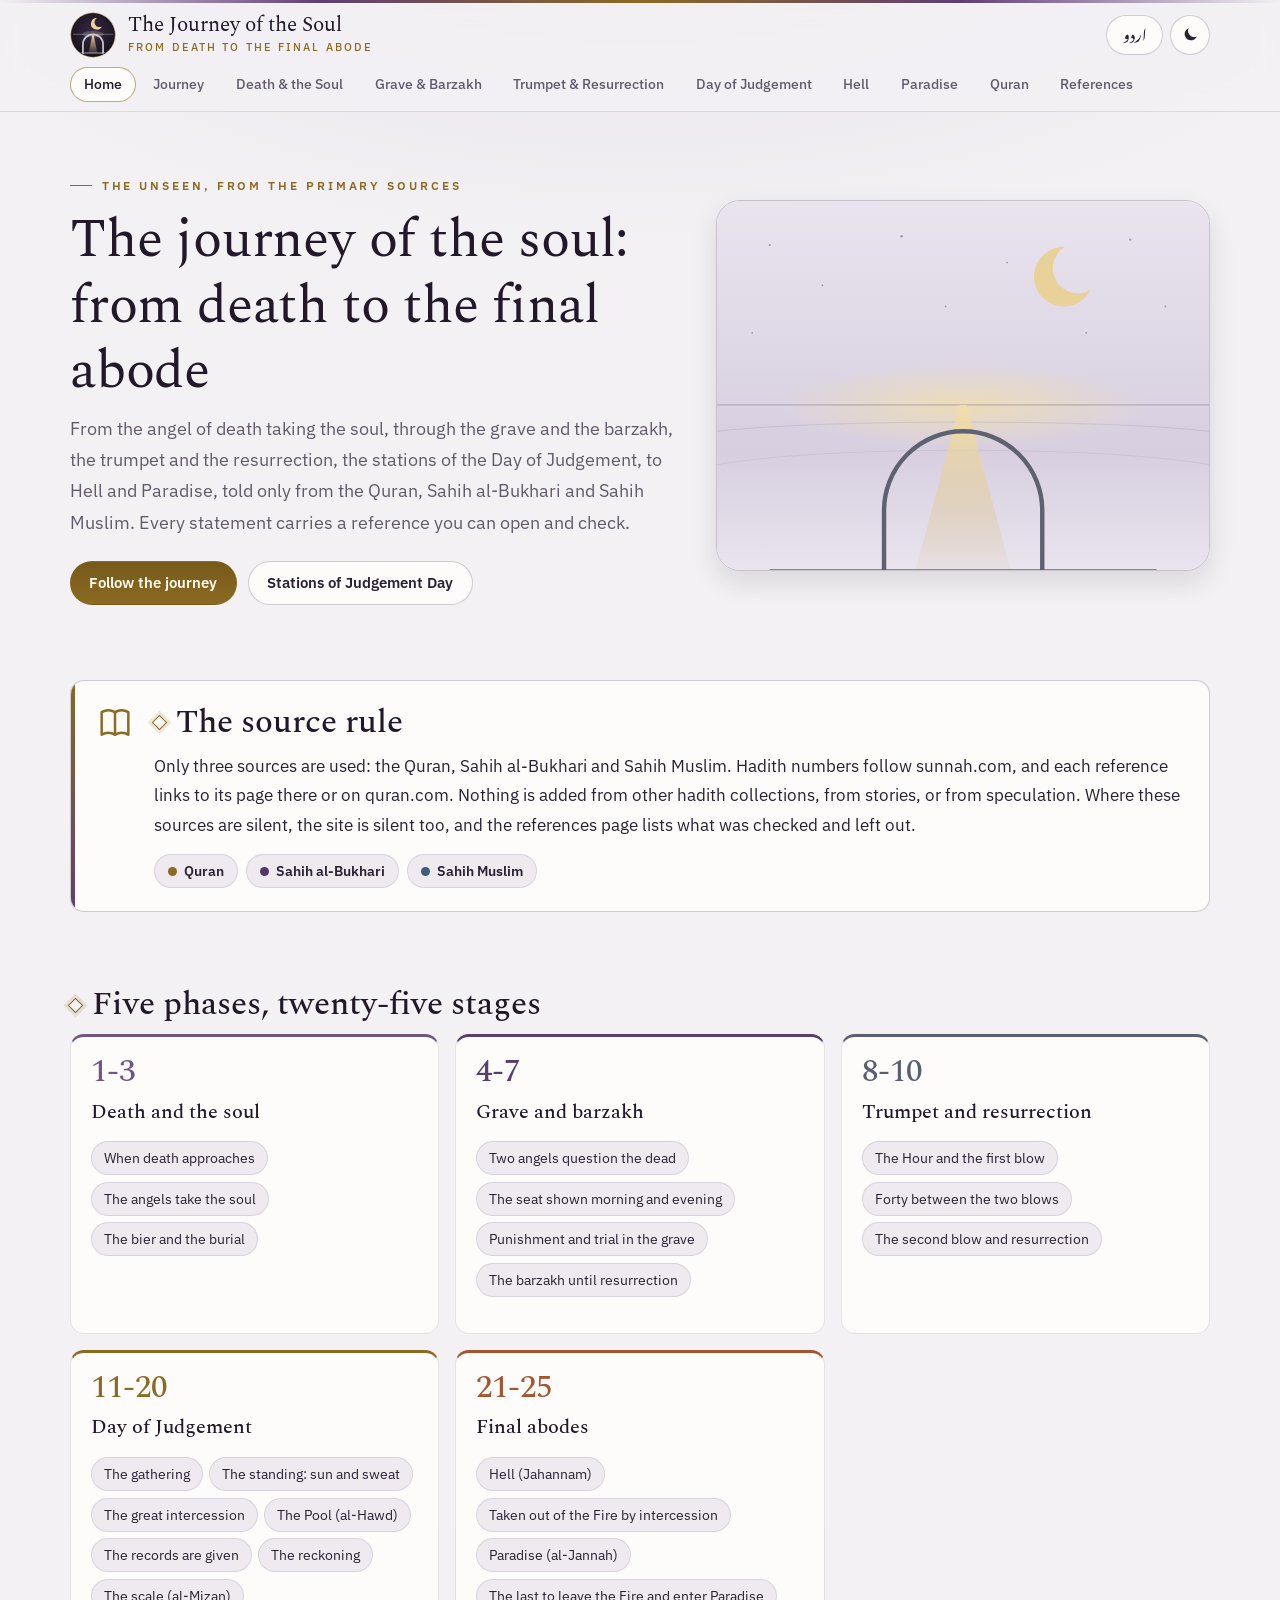
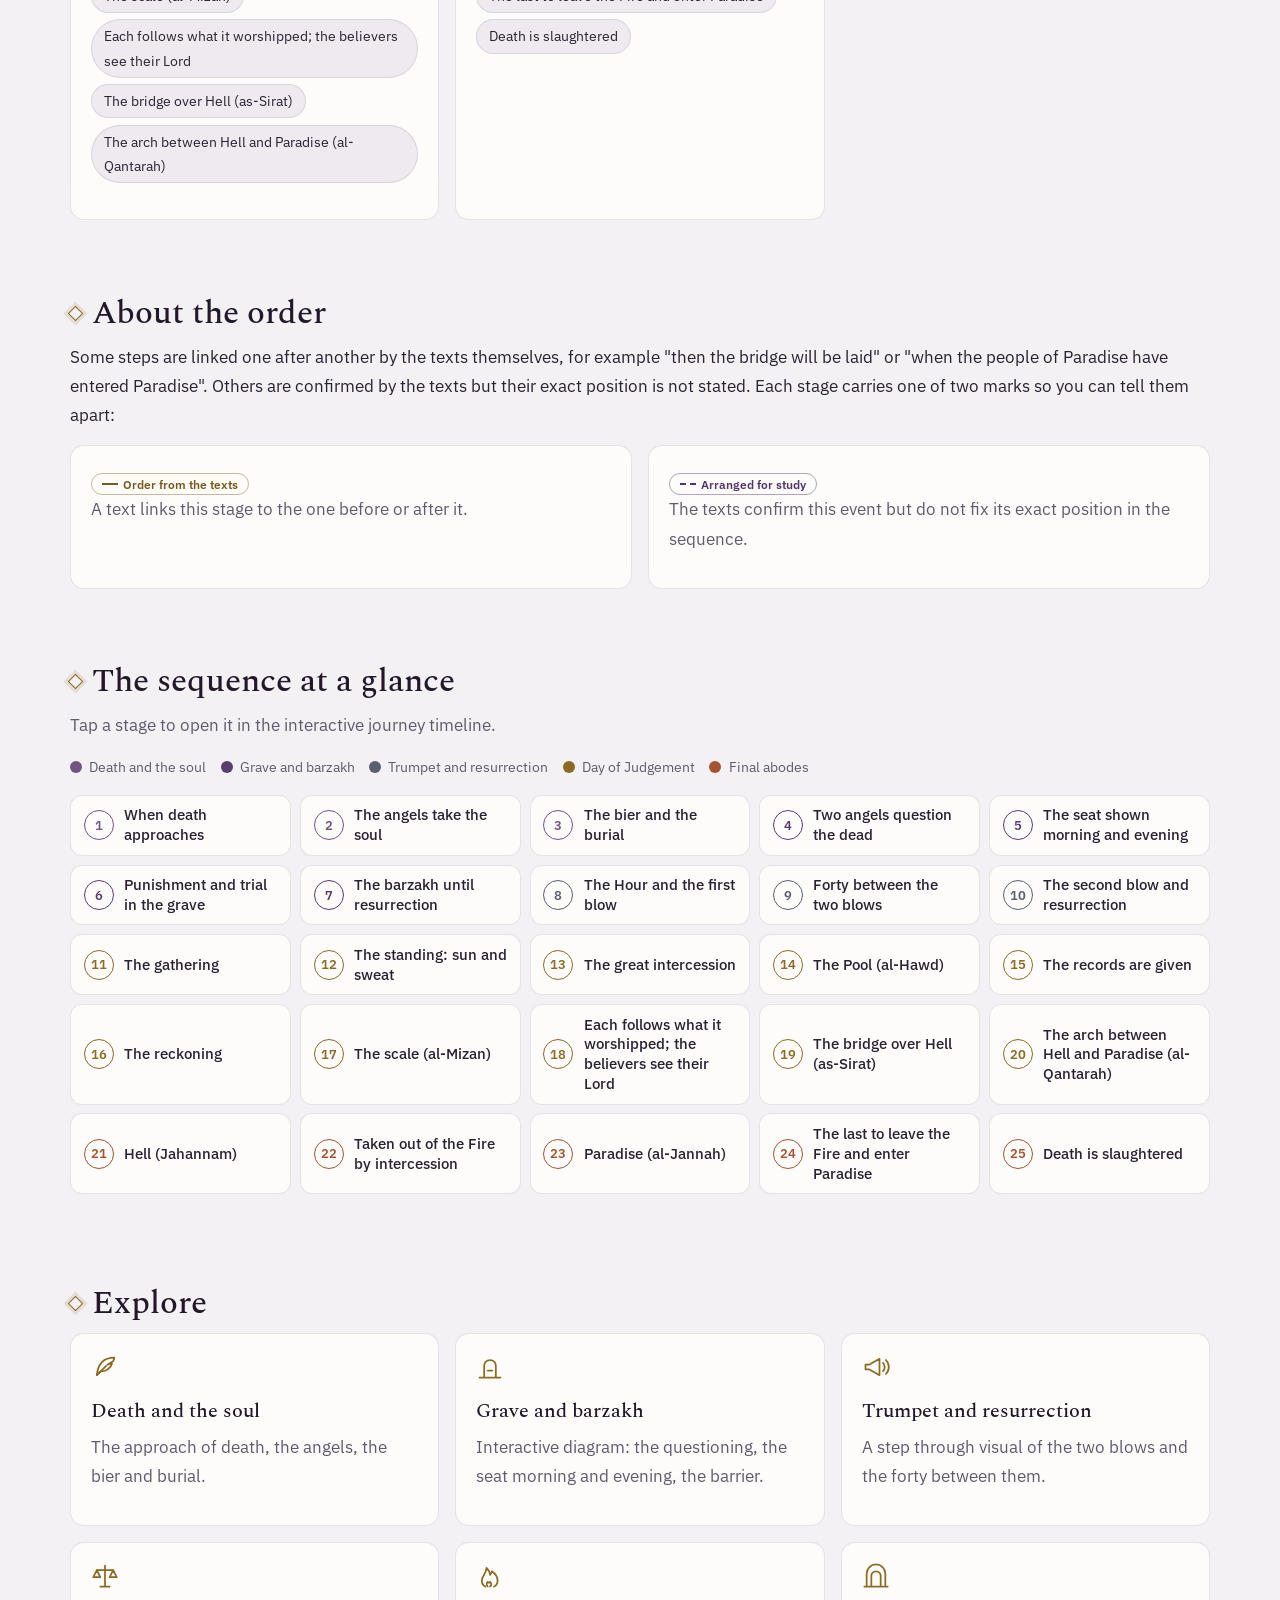
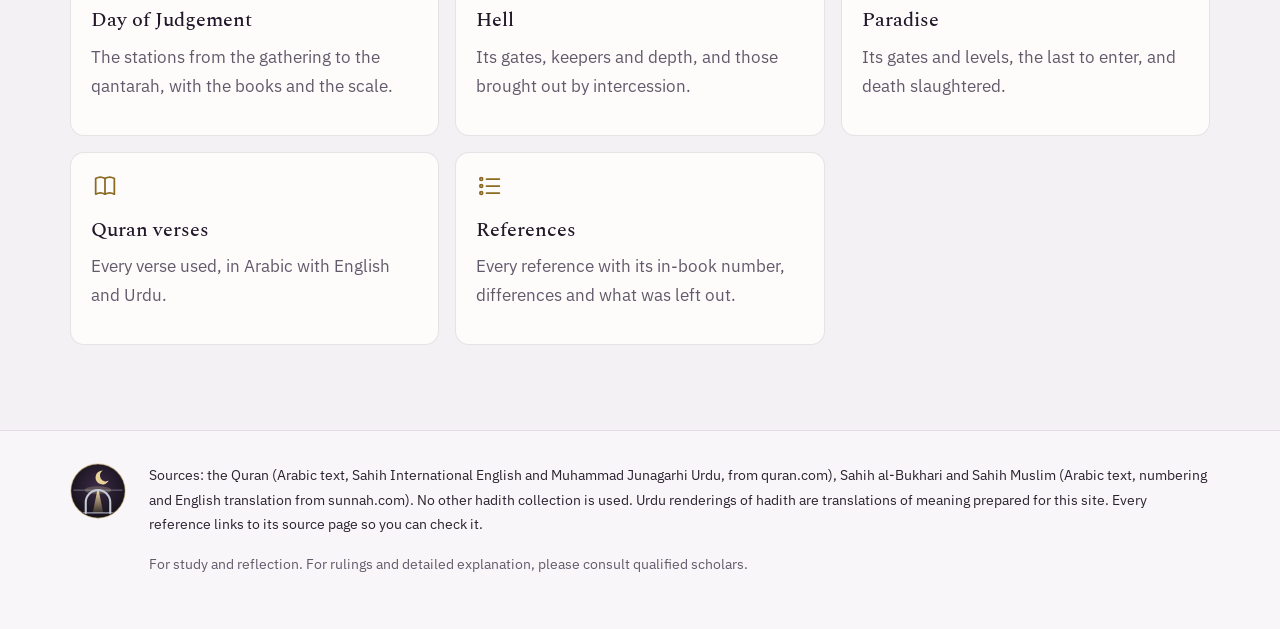
<file: index.html>
<!doctype html>
<html lang="en" dir="ltr">
<head>
<meta charset="utf-8">
<meta name="viewport" content="width=device-width, initial-scale=1">
<title>Home | The Journey of the Soul: from death to the final abode</title>
<meta name="description" content="The sequence of events after death in Islam, from the angel of death to Paradise and Hell, from the Quran, Sahih al-Bukhari and Sahih Muslim only, with references, in English and Urdu.">
<meta name="theme-color" content="#121016">
<link rel="icon" href="assets/favicon.svg" type="image/svg+xml">
<script>(function(){try{var d=document.documentElement,l=localStorage.getItem('ak-lang')||'en',t=localStorage.getItem('ak-theme');if(!t&&window.matchMedia&&matchMedia('(prefers-color-scheme: light)').matches)t='light';d.lang=l;d.dir=l==='ur'?'rtl':'ltr';d.setAttribute('data-theme',t||'dark');}catch(e){}})();</script>
<link rel="preconnect" href="https://fonts.googleapis.com">
<link rel="preconnect" href="https://fonts.gstatic.com" crossorigin>
<link rel="stylesheet" href="https://fonts.googleapis.com/css2?family=Amiri:wght@400;700&family=IBM+Plex+Sans:wght@400;500;600&family=Noto+Nastaliq+Urdu:wght@400;600&family=Spectral:wght@400;500&display=swap">
<link rel="stylesheet" href="css/style.css">
</head>
<body data-page="index">
<a class="skip" href="#main"><span data-l="en">Skip to content</span><span data-l="ur" lang="ur">مواد پر جائیں</span></a>
<header class="site-head">
 <div class="topband" aria-hidden="true"></div>
 <div class="wrap head-row">
  <a class="brand" href="index.html"><svg viewBox="0 0 64 64" xmlns="http://www.w3.org/2000/svg" aria-hidden="true" focusable="false"><defs><radialGradient id="hl-bg" cx=".5" cy=".42" r=".62"><stop offset="0" stop-color="#3b2a47"/><stop offset="1" stop-color="#131017"/></radialGradient><linearGradient id="hl-pt" x1="0" y1="1" x2="0" y2="0"><stop offset="0" stop-color="#d8bc7a" stop-opacity=".15"/><stop offset="1" stop-color="#f2dfaa"/></linearGradient><clipPath id="hl-c"><circle cx="32" cy="32" r="30"/></clipPath></defs><circle cx="32" cy="32" r="31" fill="url(#hl-bg)" stroke="#d8bc7a" stroke-opacity=".55" stroke-width="1.2"/><g clip-path="url(#hl-c)"><ellipse cx="32" cy="31" rx="15" ry="4.5" fill="#f2dfaa" opacity=".22"/><path d="M4 31h56" stroke="#c6cad6" stroke-width="1" opacity=".55"/><path d="M26 57 31.2 31h1.6L38 57z" fill="url(#hl-pt)"/><path d="M18 57V45a14 14 0 0 1 28 0v12" fill="none" stroke="#c6cad6" stroke-width="2.4" stroke-linecap="round"/><path d="M6 57h52" stroke="#c6cad6" stroke-width="1.6" opacity=".8"/></g><path d="M37.5 8.5a8 8 0 1 0 6.8 11.6 6.3 6.3 0 1 1-6.8-11.6z" fill="#e9d29a"/></svg><span class="brand-txt"><span data-l="en">The Journey of the Soul<small>From death to the final abode</small></span><span data-l="ur" lang="ur">روح کا سفر<small>موت سے آخری ٹھکانے تک</small></span></span></a>
  <div class="controls">
   <button class="btn-ctl" id="langBtn" type="button" aria-label="Switch language / زبان تبدیل کریں"><span data-l="en" lang="ur">اردو</span><span data-l="ur" lang="en">English</span></button>
   <button class="btn-ctl icon" id="themeBtn" type="button" data-label-en="Toggle light or dark theme" data-label-ur="روشن یا تاریک انداز" aria-label="Toggle light or dark theme"><svg viewBox="0 0 24 24" aria-hidden="true"><path class="i-moon" d="M20 14.5A8 8 0 0 1 9.5 4a8 8 0 1 0 10.5 10.5z"/><g class="i-sun"><circle cx="12" cy="12" r="4.2"/><path d="M12 2v2.5M12 19.5V22M2 12h2.5M19.5 12H22M4.9 4.9l1.8 1.8M17.3 17.3l1.8 1.8M4.9 19.1l1.8-1.8M17.3 6.7l1.8-1.8"/></g></svg></button>
   <button class="btn-ctl icon menu-btn" id="menuBtn" type="button" aria-expanded="false" aria-controls="siteNav" data-label-en="Menu" data-label-ur="فہرست" aria-label="Menu"><svg viewBox="0 0 24 24" aria-hidden="true"><path d="M4 7h16M4 12h16M4 17h16"/></svg></button>
  </div>
 </div>
 <nav class="site-nav" id="siteNav" aria-label="Main"><ul class="wrap"><li><a href="index.html" aria-current="page"><span data-l="en">Home</span><span data-l="ur" lang="ur">سرورق</span></a></li><li><a href="timeline.html"><span data-l="en">Journey</span><span data-l="ur" lang="ur">سفر</span></a></li><li><a href="death.html"><span data-l="en">Death &amp; the Soul</span><span data-l="ur" lang="ur">موت اور روح</span></a></li><li><a href="barzakh.html"><span data-l="en">Grave &amp; Barzakh</span><span data-l="ur" lang="ur">قبر اور برزخ</span></a></li><li><a href="resurrection.html"><span data-l="en">Trumpet &amp; Resurrection</span><span data-l="ur" lang="ur">صور اور حشر</span></a></li><li><a href="judgement.html"><span data-l="en">Day of Judgement</span><span data-l="ur" lang="ur">یومِ حساب</span></a></li><li><a href="hell.html"><span data-l="en">Hell</span><span data-l="ur" lang="ur">جہنم</span></a></li><li><a href="paradise.html"><span data-l="en">Paradise</span><span data-l="ur" lang="ur">جنت</span></a></li><li><a href="quran.html"><span data-l="en">Quran</span><span data-l="ur" lang="ur">قرآن</span></a></li><li><a href="references.html"><span data-l="en">References</span><span data-l="ur" lang="ur">حوالہ جات</span></a></li></ul></nav>
</header>
<main id="main">

<section class="hero"><div class="wrap hero-grid">
 <div>
  <p data-l="en" class="kicker">The unseen, from the primary sources</p><p data-l="ur" lang="ur" dir="rtl" class="kicker">غیب کے احوال، بنیادی مصادر سے</p>
  <h1 data-l="en">The journey of the soul: from death to the final abode</h1><h1 data-l="ur" lang="ur" dir="rtl">روح کا سفر: موت سے آخری ٹھکانے تک</h1>
  <p data-l="en" class="lead">From the angel of death taking the soul, through the grave and the barzakh, the trumpet and the resurrection, the stations of the Day of Judgement, to Hell and Paradise, told only from the Quran, Sahih al-Bukhari and Sahih Muslim. Every statement carries a reference you can open and check.</p><p data-l="ur" lang="ur" dir="rtl" class="lead">ملک الموت کے روح قبض کرنے سے، قبر اور برزخ، صور اور دوبارہ زندگی، قیامت کے دن کے مراحل سے ہوتے ہوئے جہنم اور جنت تک، صرف قرآن مجید، صحیح بخاری اور صحیح مسلم سے۔ ہر بات کے ساتھ حوالہ ہے جسے کھول کر آپ خود جانچ سکتے ہیں۔</p>
  <div class="cta"><a class="btn primary" href="timeline.html"><span data-l="en">Follow the journey</span><span data-l="ur" lang="ur">سفر شروع کریں</span></a><a class="btn" href="judgement.html"><span data-l="en">Stations of Judgement Day</span><span data-l="ur" lang="ur">قیامت کے مراحل</span></a></div>
 </div>
 <div class="hero-art"><svg viewBox="0 0 560 420" role="img" aria-labelledby="ha-t"><title id="ha-t">An abstract path rising from a grave arch toward a lit horizon under a crescent</title>
<defs><linearGradient id="ha-sky" x1="0" y1="0" x2="0" y2="1"><stop offset="0" style="stop-color:var(--sky1)"/><stop offset=".68" style="stop-color:var(--sky2)"/><stop offset="1" style="stop-color:var(--sky1)"/></linearGradient>
<radialGradient id="ha-glow" cx=".5" cy=".5" r=".5"><stop offset="0" stop-color="#f2dfaa" stop-opacity=".75"/><stop offset="1" stop-color="#f2dfaa" stop-opacity="0"/></radialGradient>
<linearGradient id="ha-path" x1="0" y1="1" x2="0" y2="0"><stop offset="0" stop-color="#d8bc7a" stop-opacity=".08"/><stop offset="1" stop-color="#f2dfaa" stop-opacity=".95"/></linearGradient></defs>
<rect width="560" height="420" fill="url(#ha-sky)"/>
<g fill="var(--silver)" opacity=".55"><circle cx="60" cy="50" r="1.2"/><circle cx="120" cy="96" r="1"/><circle cx="210" cy="40" r="1.4"/><circle cx="330" cy="70" r="1"/><circle cx="470" cy="44" r="1.3"/><circle cx="510" cy="120" r="1"/><circle cx="40" cy="150" r="1"/><circle cx="260" cy="120" r="1"/><circle cx="420" cy="150" r="1.1"/></g>
<path d="M396 52a34 34 0 1 0 29 49 27 27 0 1 1-29-49z" fill="#e9d29a"/>
<ellipse cx="280" cy="232" rx="210" ry="48" fill="url(#ha-glow)"/>
<path d="M0 232h560" stroke="var(--silver)" stroke-opacity=".5"/>
<path d="M0 262c120-14 440-14 560 0" stroke="var(--silver)" stroke-opacity=".18" fill="none"/>
<path d="M0 300c120-22 440-22 560 0" stroke="var(--silver)" stroke-opacity=".12" fill="none"/>
<path d="M226 420 276 232h8L334 420z" fill="url(#ha-path)"/>
<path d="M190 420V352a90 90 0 0 1 180 0v68" fill="none" stroke="var(--silver)" stroke-width="5" stroke-linecap="round"/>
<path d="M60 420h440" stroke="var(--silver)" stroke-width="3" stroke-opacity=".7"/>
</svg></div>
</div></section>
<section class="wrap section"><div class="rule"><svg class="ico" viewBox="0 0 24 24" aria-hidden="true" focusable="false"><path d="M4 5.5C6.5 4 9.5 4 12 5.5 14.5 4 17.5 4 20 5.5V19c-2.5-1.5-5.5-1.5-8 0-2.5-1.5-5.5-1.5-8 0z"/><path d="M12 5.5V19"/></svg><div>
 <h2 data-l="en">The source rule</h2><h2 data-l="ur" lang="ur" dir="rtl">مصادر کا اصول</h2>
 <p data-l="en">Only three sources are used: the Quran, Sahih al-Bukhari and Sahih Muslim. Hadith numbers follow sunnah.com, and each reference links to its page there or on quran.com. Nothing is added from other hadith collections, from stories, or from speculation. Where these sources are silent, the site is silent too, and the references page lists what was checked and left out.</p><p data-l="ur" lang="ur" dir="rtl">صرف تین مصادر استعمال کیے گئے ہیں: قرآن مجید، صحیح بخاری اور صحیح مسلم۔ حدیث نمبر sunnah.com کے مطابق ہیں، اور ہر حوالہ وہاں یا quran.com کے صفحے سے جڑا ہے۔ کسی اور کتابِ حدیث، قصوں یا قیاس آرائی سے کچھ شامل نہیں کیا گیا۔ جہاں یہ مصادر خاموش ہیں وہاں یہ سائٹ بھی خاموش ہے، اور حوالہ جات کے صفحے پر وہ سب درج ہے جو جانچا گیا اور چھوڑ دیا گیا۔</p>
 <div class="srcs"><span class="src"><i style="background:var(--gold)"></i><span data-l="en">Quran</span><span data-l="ur" lang="ur">قرآن</span></span><span class="src"><i style="background:var(--plum2)"></i><span data-l="en">Sahih al-Bukhari</span><span data-l="ur" lang="ur">صحیح بخاری</span></span><span class="src"><i style="background:var(--mist)"></i><span data-l="en">Sahih Muslim</span><span data-l="ur" lang="ur">صحیح مسلم</span></span></div>
</div></div></section>
<section class="wrap section"><h2 data-l="en">Five phases, twenty-five stages</h2><h2 data-l="ur" lang="ur" dir="rtl">پانچ حصے، پچیس مراحل</h2><div class="grid3"><a class="card phase-card ph-death" href="timeline.html#approach"><span class="cnt">1-3</span><h3 data-l="en">Death and the soul</h3><h3 data-l="ur" lang="ur" dir="rtl">موت اور روح</h3><ul class="chips"><li><span data-l="en">When death approaches</span><span data-l="ur" lang="ur">جب موت قریب آتی ہے</span></li><li><span data-l="en">The angels take the soul</span><span data-l="ur" lang="ur">فرشتے روح قبض کرتے ہیں</span></li><li><span data-l="en">The bier and the burial</span><span data-l="ur" lang="ur">جنازہ اور تدفین</span></li></ul></a><a class="card phase-card ph-barzakh" href="timeline.html#questioning"><span class="cnt">4-7</span><h3 data-l="en">Grave and barzakh</h3><h3 data-l="ur" lang="ur" dir="rtl">قبر اور برزخ</h3><ul class="chips"><li><span data-l="en">Two angels question the dead</span><span data-l="ur" lang="ur">دو فرشتوں کا سوال</span></li><li><span data-l="en">The seat shown morning and evening</span><span data-l="ur" lang="ur">صبح و شام ٹھکانا دکھایا جانا</span></li><li><span data-l="en">Punishment and trial in the grave</span><span data-l="ur" lang="ur">قبر کا عذاب اور آزمائش</span></li><li><span data-l="en">The barzakh until resurrection</span><span data-l="ur" lang="ur">قیامت تک برزخ</span></li></ul></a><a class="card phase-card ph-hour" href="timeline.html#first-blow"><span class="cnt">8-10</span><h3 data-l="en">Trumpet and resurrection</h3><h3 data-l="ur" lang="ur" dir="rtl">صور اور دوبارہ زندگی</h3><ul class="chips"><li><span data-l="en">The Hour and the first blow</span><span data-l="ur" lang="ur">قیامت اور پہلا صور</span></li><li><span data-l="en">Forty between the two blows</span><span data-l="ur" lang="ur">دو صوروں کے درمیان چالیس</span></li><li><span data-l="en">The second blow and resurrection</span><span data-l="ur" lang="ur">دوسرا صور اور دوبارہ اٹھنا</span></li></ul></a><a class="card phase-card ph-judgement" href="timeline.html#gathering"><span class="cnt">11-20</span><h3 data-l="en">Day of Judgement</h3><h3 data-l="ur" lang="ur" dir="rtl">قیامت کا دن</h3><ul class="chips"><li><span data-l="en">The gathering</span><span data-l="ur" lang="ur">میدانِ حشر میں جمع ہونا</span></li><li><span data-l="en">The standing: sun and sweat</span><span data-l="ur" lang="ur">قیام: سورج اور پسینہ</span></li><li><span data-l="en">The great intercession</span><span data-l="ur" lang="ur">شفاعتِ کبریٰ</span></li><li><span data-l="en">The Pool (al-Hawd)</span><span data-l="ur" lang="ur">حوضِ کوثر</span></li><li><span data-l="en">The records are given</span><span data-l="ur" lang="ur">نامۂ اعمال کا دیا جانا</span></li><li><span data-l="en">The reckoning</span><span data-l="ur" lang="ur">حساب</span></li><li><span data-l="en">The scale (al-Mizan)</span><span data-l="ur" lang="ur">میزان</span></li><li><span data-l="en">Each follows what it worshipped; the believers see their Lord</span><span data-l="ur" lang="ur">ہر گروہ اپنے معبود کے پیچھے؛ مومن اپنے رب کو دیکھیں گے</span></li><li><span data-l="en">The bridge over Hell (as-Sirat)</span><span data-l="ur" lang="ur">جہنم پر پل (صراط)</span></li><li><span data-l="en">The arch between Hell and Paradise (al-Qantarah)</span><span data-l="ur" lang="ur">جنت اور جہنم کے درمیان پل (قنطرہ)</span></li></ul></a><a class="card phase-card ph-abode" href="timeline.html#hell"><span class="cnt">21-25</span><h3 data-l="en">Final abodes</h3><h3 data-l="ur" lang="ur" dir="rtl">آخری ٹھکانے</h3><ul class="chips"><li><span data-l="en">Hell (Jahannam)</span><span data-l="ur" lang="ur">جہنم</span></li><li><span data-l="en">Taken out of the Fire by intercession</span><span data-l="ur" lang="ur">شفاعت سے آگ سے نکالا جانا</span></li><li><span data-l="en">Paradise (al-Jannah)</span><span data-l="ur" lang="ur">جنت</span></li><li><span data-l="en">The last to leave the Fire and enter Paradise</span><span data-l="ur" lang="ur">آگ سے نکلنے اور جنت میں جانے والا آخری شخص</span></li><li><span data-l="en">Death is slaughtered</span><span data-l="ur" lang="ur">موت کو ذبح کر دیا جانا</span></li></ul></a></div></section>
<section class="wrap section">
 <h2 data-l="en">About the order</h2><h2 data-l="ur" lang="ur" dir="rtl">ترتیب کے بارے میں</h2>
 <p data-l="en">Some steps are linked one after another by the texts themselves, for example "then the bridge will be laid" or "when the people of Paradise have entered Paradise". Others are confirmed by the texts but their exact position is not stated. Each stage carries one of two marks so you can tell them apart:</p><p data-l="ur" lang="ur" dir="rtl">کچھ مراحل کو خود نصوص ایک کے بعد ایک جوڑتی ہیں، مثلاً "پھر پل بچھایا جائے گا" یا "جب جنتی جنت میں داخل ہو جائیں گے"۔ کچھ کی نصوص تصدیق کرتی ہیں مگر ان کا ٹھیک مقام نہیں بتاتیں۔ ہر مرحلے پر دو میں سے ایک نشان ہے تاکہ آپ فرق کر سکیں:</p>
 <div class="grid2"><div class="card"><span class="badge o-text" title="A text links this stage to the one before or after it."><span data-l="en">Order from the texts</span><span data-l="ur" lang="ur">ترتیب نصوص سے</span></span><p data-l="en" class="muted">A text links this stage to the one before or after it.</p><p data-l="ur" lang="ur" dir="rtl" class="muted">کوئی نص اس مرحلے کو پہلے یا بعد والے مرحلے سے جوڑتی ہے۔</p></div><div class="card"><span class="badge o-arr" title="The texts confirm this event but do not fix its exact position in the sequence."><span data-l="en">Arranged for study</span><span data-l="ur" lang="ur">مطالعے کی ترتیب</span></span><p data-l="en" class="muted">The texts confirm this event but do not fix its exact position in the sequence.</p><p data-l="ur" lang="ur" dir="rtl" class="muted">نصوص اس واقعے کو ثابت کرتی ہیں مگر سلسلے میں اس کا ٹھیک مقام طے نہیں کرتیں۔</p></div></div>
</section>
<section class="wrap section">
 <h2 data-l="en">The sequence at a glance</h2><h2 data-l="ur" lang="ur" dir="rtl">ایک نظر میں ترتیب</h2>
 <p data-l="en" class="muted">Tap a stage to open it in the interactive journey timeline.</p><p data-l="ur" lang="ur" dir="rtl" class="muted">کسی مرحلے پر ٹیپ کریں تو وہ انٹرایکٹو ٹائم لائن میں کھل جائے گا۔</p>
 <div class="legend"><span class="lg ph-death"><span data-l="en">Death and the soul</span><span data-l="ur" lang="ur">موت اور روح</span></span><span class="lg ph-barzakh"><span data-l="en">Grave and barzakh</span><span data-l="ur" lang="ur">قبر اور برزخ</span></span><span class="lg ph-hour"><span data-l="en">Trumpet and resurrection</span><span data-l="ur" lang="ur">صور اور دوبارہ زندگی</span></span><span class="lg ph-judgement"><span data-l="en">Day of Judgement</span><span data-l="ur" lang="ur">قیامت کا دن</span></span><span class="lg ph-abode"><span data-l="en">Final abodes</span><span data-l="ur" lang="ur">آخری ٹھکانے</span></span></div><ol class="strip"><li class="ph-death"><a href="timeline.html#approach"><span class="n">1</span><span data-l="en">When death approaches</span><span data-l="ur" lang="ur">جب موت قریب آتی ہے</span></a></li><li class="ph-death"><a href="timeline.html#taking"><span class="n">2</span><span data-l="en">The angels take the soul</span><span data-l="ur" lang="ur">فرشتے روح قبض کرتے ہیں</span></a></li><li class="ph-death"><a href="timeline.html#funeral"><span class="n">3</span><span data-l="en">The bier and the burial</span><span data-l="ur" lang="ur">جنازہ اور تدفین</span></a></li><li class="ph-barzakh"><a href="timeline.html#questioning"><span class="n">4</span><span data-l="en">Two angels question the dead</span><span data-l="ur" lang="ur">دو فرشتوں کا سوال</span></a></li><li class="ph-barzakh"><a href="timeline.html#seat"><span class="n">5</span><span data-l="en">The seat shown morning and evening</span><span data-l="ur" lang="ur">صبح و شام ٹھکانا دکھایا جانا</span></a></li><li class="ph-barzakh"><a href="timeline.html#grave-trial"><span class="n">6</span><span data-l="en">Punishment and trial in the grave</span><span data-l="ur" lang="ur">قبر کا عذاب اور آزمائش</span></a></li><li class="ph-barzakh"><a href="timeline.html#barzakh"><span class="n">7</span><span data-l="en">The barzakh until resurrection</span><span data-l="ur" lang="ur">قیامت تک برزخ</span></a></li><li class="ph-hour"><a href="timeline.html#first-blow"><span class="n">8</span><span data-l="en">The Hour and the first blow</span><span data-l="ur" lang="ur">قیامت اور پہلا صور</span></a></li><li class="ph-hour"><a href="timeline.html#forty"><span class="n">9</span><span data-l="en">Forty between the two blows</span><span data-l="ur" lang="ur">دو صوروں کے درمیان چالیس</span></a></li><li class="ph-hour"><a href="timeline.html#resurrection"><span class="n">10</span><span data-l="en">The second blow and resurrection</span><span data-l="ur" lang="ur">دوسرا صور اور دوبارہ اٹھنا</span></a></li><li class="ph-judgement"><a href="timeline.html#gathering"><span class="n">11</span><span data-l="en">The gathering</span><span data-l="ur" lang="ur">میدانِ حشر میں جمع ہونا</span></a></li><li class="ph-judgement"><a href="timeline.html#standing"><span class="n">12</span><span data-l="en">The standing: sun and sweat</span><span data-l="ur" lang="ur">قیام: سورج اور پسینہ</span></a></li><li class="ph-judgement"><a href="timeline.html#intercession"><span class="n">13</span><span data-l="en">The great intercession</span><span data-l="ur" lang="ur">شفاعتِ کبریٰ</span></a></li><li class="ph-judgement"><a href="timeline.html#pool"><span class="n">14</span><span data-l="en">The Pool (al-Hawd)</span><span data-l="ur" lang="ur">حوضِ کوثر</span></a></li><li class="ph-judgement"><a href="timeline.html#books"><span class="n">15</span><span data-l="en">The records are given</span><span data-l="ur" lang="ur">نامۂ اعمال کا دیا جانا</span></a></li><li class="ph-judgement"><a href="timeline.html#reckoning"><span class="n">16</span><span data-l="en">The reckoning</span><span data-l="ur" lang="ur">حساب</span></a></li><li class="ph-judgement"><a href="timeline.html#scale"><span class="n">17</span><span data-l="en">The scale (al-Mizan)</span><span data-l="ur" lang="ur">میزان</span></a></li><li class="ph-judgement"><a href="timeline.html#seeing"><span class="n">18</span><span data-l="en">Each follows what it worshipped; the believers see their Lord</span><span data-l="ur" lang="ur">ہر گروہ اپنے معبود کے پیچھے؛ مومن اپنے رب کو دیکھیں گے</span></a></li><li class="ph-judgement"><a href="timeline.html#bridge"><span class="n">19</span><span data-l="en">The bridge over Hell (as-Sirat)</span><span data-l="ur" lang="ur">جہنم پر پل (صراط)</span></a></li><li class="ph-judgement"><a href="timeline.html#qantarah"><span class="n">20</span><span data-l="en">The arch between Hell and Paradise (al-Qantarah)</span><span data-l="ur" lang="ur">جنت اور جہنم کے درمیان پل (قنطرہ)</span></a></li><li class="ph-abode"><a href="timeline.html#hell"><span class="n">21</span><span data-l="en">Hell (Jahannam)</span><span data-l="ur" lang="ur">جہنم</span></a></li><li class="ph-abode"><a href="timeline.html#out-of-fire"><span class="n">22</span><span data-l="en">Taken out of the Fire by intercession</span><span data-l="ur" lang="ur">شفاعت سے آگ سے نکالا جانا</span></a></li><li class="ph-abode"><a href="timeline.html#paradise"><span class="n">23</span><span data-l="en">Paradise (al-Jannah)</span><span data-l="ur" lang="ur">جنت</span></a></li><li class="ph-abode"><a href="timeline.html#last-man"><span class="n">24</span><span data-l="en">The last to leave the Fire and enter Paradise</span><span data-l="ur" lang="ur">آگ سے نکلنے اور جنت میں جانے والا آخری شخص</span></a></li><li class="ph-abode"><a href="timeline.html#death-slain"><span class="n">25</span><span data-l="en">Death is slaughtered</span><span data-l="ur" lang="ur">موت کو ذبح کر دیا جانا</span></a></li></ol>
</section>
<section class="wrap section"><h2 data-l="en">Explore</h2><h2 data-l="ur" lang="ur" dir="rtl">مزید دیکھیں</h2><div class="grid3"><a class="card" href="death.html"><svg class="ico" viewBox="0 0 24 24" aria-hidden="true" focusable="false"><path d="M20 4C11 4 6 9 5 19l3-3c5 0 9-3 10-7l-4 1 5-3c.5-1 1-2 1-3z"/><path d="M5 19 13 11"/></svg><h3 data-l="en">Death and the soul</h3><h3 data-l="ur" lang="ur" dir="rtl">موت اور روح</h3><p data-l="en" class="muted">The approach of death, the angels, the bier and burial.</p><p data-l="ur" lang="ur" dir="rtl" class="muted">موت کا قریب آنا، فرشتے، جنازہ اور تدفین۔</p></a><a class="card" href="barzakh.html"><svg class="ico" viewBox="0 0 24 24" aria-hidden="true" focusable="false"><path d="M3 21h18M7 21V11a5 5 0 0 1 10 0v10"/><path d="M10 15h4"/></svg><h3 data-l="en">Grave and barzakh</h3><h3 data-l="ur" lang="ur" dir="rtl">قبر اور برزخ</h3><p data-l="en" class="muted">Interactive diagram: the questioning, the seat morning and evening, the barrier.</p><p data-l="ur" lang="ur" dir="rtl" class="muted">انٹرایکٹو خاکہ: سوال، صبح و شام کا ٹھکانا، برزخ کی آڑ۔</p></a><a class="card" href="resurrection.html"><svg class="ico" viewBox="0 0 24 24" aria-hidden="true" focusable="false"><path d="M3 10v4h3l9 5V5L6 10z"/><path d="M18 8.5a5 5 0 0 1 0 7M20.5 6a8.5 8.5 0 0 1 0 12"/></svg><h3 data-l="en">Trumpet and resurrection</h3><h3 data-l="ur" lang="ur" dir="rtl">صور اور دوبارہ زندگی</h3><p data-l="en" class="muted">A step through visual of the two blows and the forty between them.</p><p data-l="ur" lang="ur" dir="rtl" class="muted">دو صوروں اور ان کے درمیان چالیس کا مرحلہ وار خاکہ۔</p></a><a class="card" href="judgement.html"><svg class="ico" viewBox="0 0 24 24" aria-hidden="true" focusable="false"><path d="M12 3v18M8 21h8M5 7h14"/><path d="M5 7l-3 6h6zM19 7l-3 6h6z"/></svg><h3 data-l="en">Day of Judgement</h3><h3 data-l="ur" lang="ur" dir="rtl">یومِ حساب</h3><p data-l="en" class="muted">The stations from the gathering to the qantarah, with the books and the scale.</p><p data-l="ur" lang="ur" dir="rtl" class="muted">حشر سے قنطرہ تک کے مراحل، نامۂ اعمال اور میزان کے ساتھ۔</p></a><a class="card" href="hell.html"><svg class="ico" viewBox="0 0 24 24" aria-hidden="true" focusable="false"><path d="M8 21c-2-1-3-3-3-5 0-4 4-6 4-11 2 2 3 4 3 6 1-1 1.5-2 1.5-3 3 2 5 5 5 8 0 2-1 4-3 5"/><path d="M10 21c-1-1-1-3 0-4 .5 1 1.5 1 2 0 1 1 2 3 0 4"/></svg><h3 data-l="en">Hell</h3><h3 data-l="ur" lang="ur" dir="rtl">جہنم</h3><p data-l="en" class="muted">Its gates, keepers and depth, and those brought out by intercession.</p><p data-l="ur" lang="ur" dir="rtl" class="muted">اس کے دروازے، داروغے اور گہرائی، اور شفاعت سے نکالے جانے والے۔</p></a><a class="card" href="paradise.html"><svg class="ico" viewBox="0 0 24 24" aria-hidden="true" focusable="false"><path d="M4 21V10a8 8 0 0 1 16 0v11M8 21v-9a4 4 0 0 1 8 0v9M2 21h20"/></svg><h3 data-l="en">Paradise</h3><h3 data-l="ur" lang="ur" dir="rtl">جنت</h3><p data-l="en" class="muted">Its gates and levels, the last to enter, and death slaughtered.</p><p data-l="ur" lang="ur" dir="rtl" class="muted">اس کے دروازے اور درجے، آخری داخل ہونے والا، اور موت کا ذبح۔</p></a><a class="card" href="quran.html"><svg class="ico" viewBox="0 0 24 24" aria-hidden="true" focusable="false"><path d="M4 5.5C6.5 4 9.5 4 12 5.5 14.5 4 17.5 4 20 5.5V19c-2.5-1.5-5.5-1.5-8 0-2.5-1.5-5.5-1.5-8 0z"/><path d="M12 5.5V19"/></svg><h3 data-l="en">Quran verses</h3><h3 data-l="ur" lang="ur" dir="rtl">قرآنی آیات</h3><p data-l="en" class="muted">Every verse used, in Arabic with English and Urdu.</p><p data-l="ur" lang="ur" dir="rtl" class="muted">تمام استعمال شدہ آیات، عربی کے ساتھ انگریزی اور اردو۔</p></a><a class="card" href="references.html"><svg class="ico" viewBox="0 0 24 24" aria-hidden="true" focusable="false"><path d="M9 6h11M9 12h11M9 18h11"/><circle cx="4.5" cy="6" r="1.2"/><circle cx="4.5" cy="12" r="1.2"/><circle cx="4.5" cy="18" r="1.2"/></svg><h3 data-l="en">References</h3><h3 data-l="ur" lang="ur" dir="rtl">حوالہ جات</h3><p data-l="en" class="muted">Every reference with its in-book number, differences and what was left out.</p><p data-l="ur" lang="ur" dir="rtl" class="muted">ہر حوالہ اپنے نمبر کے ساتھ، روایات کے فرق اور جو چھوڑا گیا۔</p></a></div></section>
</main>
<footer class="site-foot">
 <div class="wrap foot-grid">
  <div><svg viewBox="0 0 64 64" xmlns="http://www.w3.org/2000/svg" aria-hidden="true" focusable="false"><defs><radialGradient id="fl-bg" cx=".5" cy=".42" r=".62"><stop offset="0" stop-color="#3b2a47"/><stop offset="1" stop-color="#131017"/></radialGradient><linearGradient id="fl-pt" x1="0" y1="1" x2="0" y2="0"><stop offset="0" stop-color="#d8bc7a" stop-opacity=".15"/><stop offset="1" stop-color="#f2dfaa"/></linearGradient><clipPath id="fl-c"><circle cx="32" cy="32" r="30"/></clipPath></defs><circle cx="32" cy="32" r="31" fill="url(#fl-bg)" stroke="#d8bc7a" stroke-opacity=".55" stroke-width="1.2"/><g clip-path="url(#fl-c)"><ellipse cx="32" cy="31" rx="15" ry="4.5" fill="#f2dfaa" opacity=".22"/><path d="M4 31h56" stroke="#c6cad6" stroke-width="1" opacity=".55"/><path d="M26 57 31.2 31h1.6L38 57z" fill="url(#fl-pt)"/><path d="M18 57V45a14 14 0 0 1 28 0v12" fill="none" stroke="#c6cad6" stroke-width="2.4" stroke-linecap="round"/><path d="M6 57h52" stroke="#c6cad6" stroke-width="1.6" opacity=".8"/></g><path d="M37.5 8.5a8 8 0 1 0 6.8 11.6 6.3 6.3 0 1 1-6.8-11.6z" fill="#e9d29a"/></svg></div>
  <div>
   <p data-l="en" class="small">Sources: the Quran (Arabic text, Sahih International English and Muhammad Junagarhi Urdu, from quran.com), Sahih al-Bukhari and Sahih Muslim (Arabic text, numbering and English translation from sunnah.com). No other hadith collection is used. Urdu renderings of hadith are translations of meaning prepared for this site. Every reference links to its source page so you can check it.</p><p data-l="ur" lang="ur" dir="rtl" class="small">مصادر: قرآن مجید (عربی متن، صحیح انٹرنیشنل انگریزی اور مولانا محمد جوناگڑھی کا اردو ترجمہ quran.com سے)، صحیح بخاری اور صحیح مسلم (عربی متن، نمبر اور انگریزی ترجمہ sunnah.com سے)۔ کسی اور کتابِ حدیث سے کچھ نہیں لیا گیا۔ احادیث کا اردو ترجمہ اس سائٹ کے لیے مفہوم کے لحاظ سے کیا گیا ہے۔ ہر حوالہ اپنے ماخذ کے صفحے سے جڑا ہے تاکہ آپ خود تصدیق کر سکیں۔</p>
   <p data-l="en" class="small muted">For study and reflection. For rulings and detailed explanation, please consult qualified scholars.</p><p data-l="ur" lang="ur" dir="rtl" class="small muted">یہ مطالعہ اور غور و فکر کے لیے ہے۔ احکام اور تفصیلی شرح کے لیے مستند علماء سے رجوع کریں۔</p>
  </div>
 </div>
</footer>
<script src="js/app.js"></script>
</body>
</html>
</file>
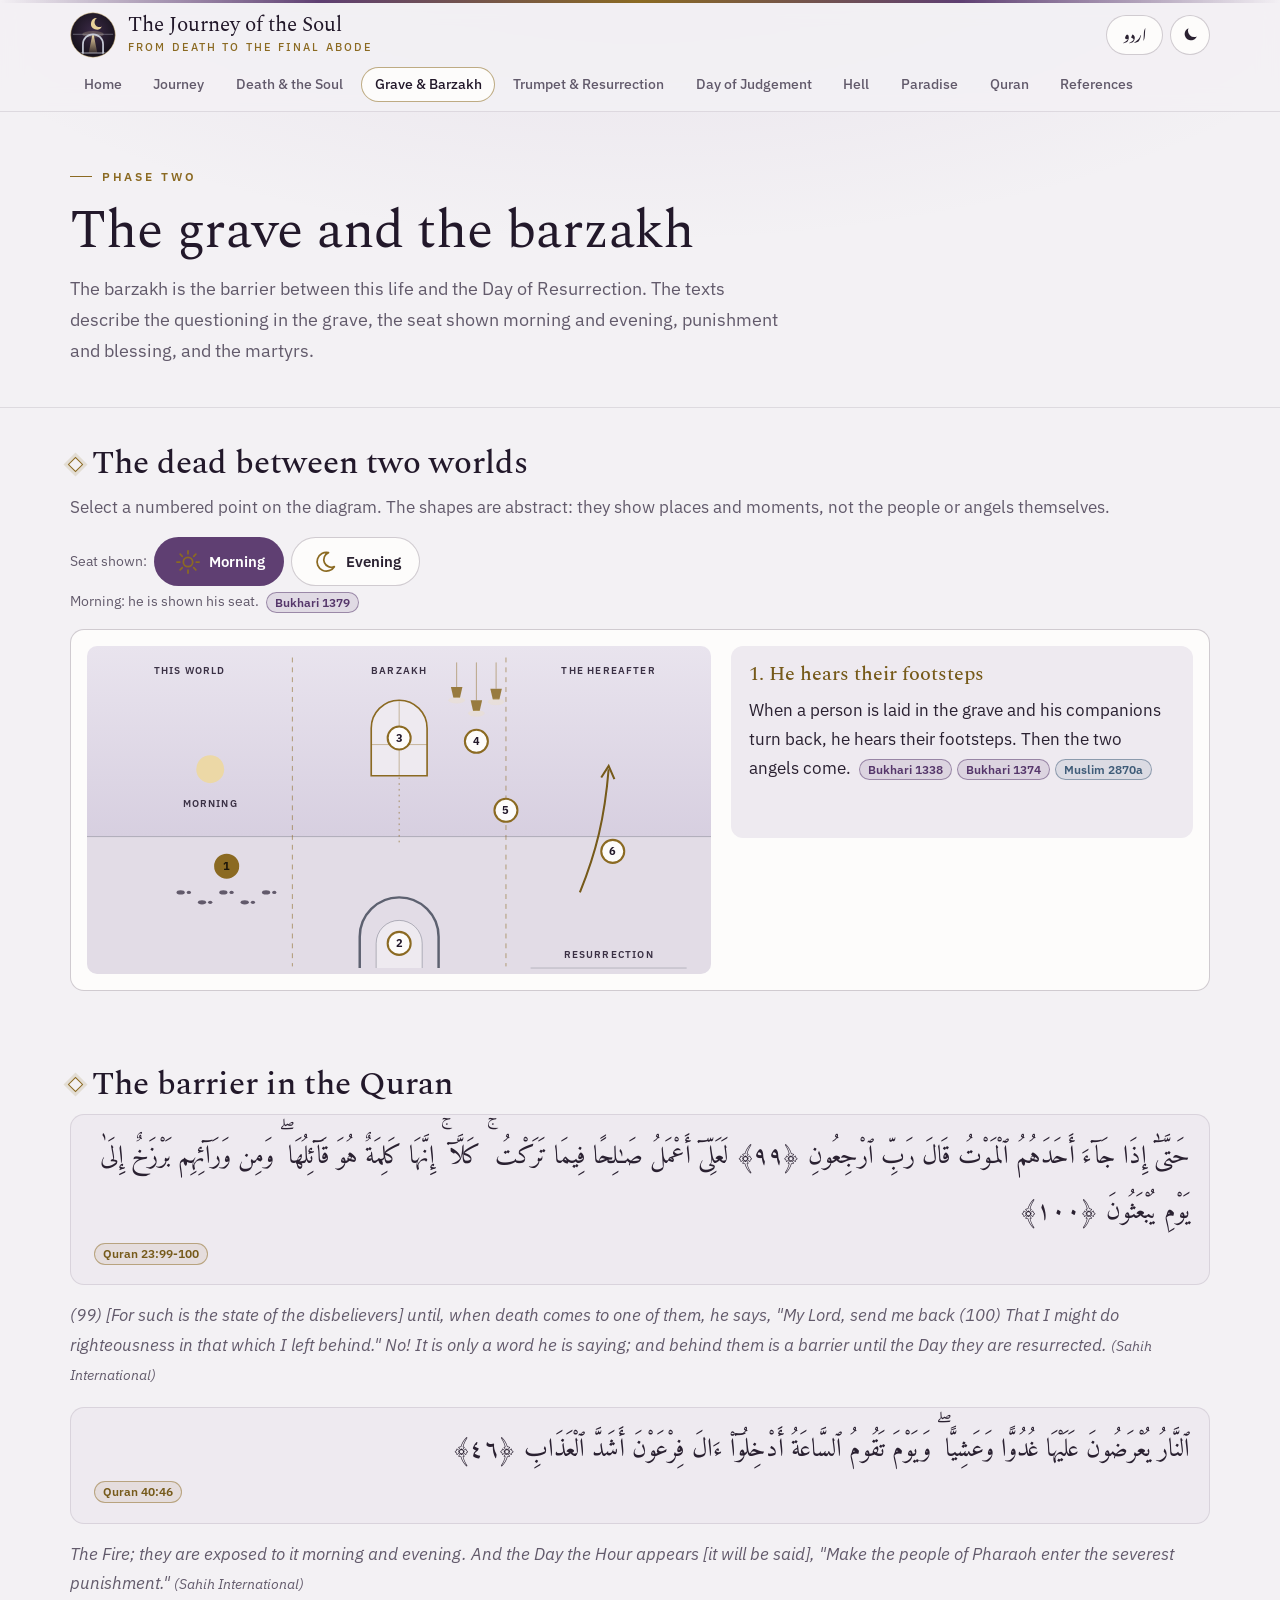
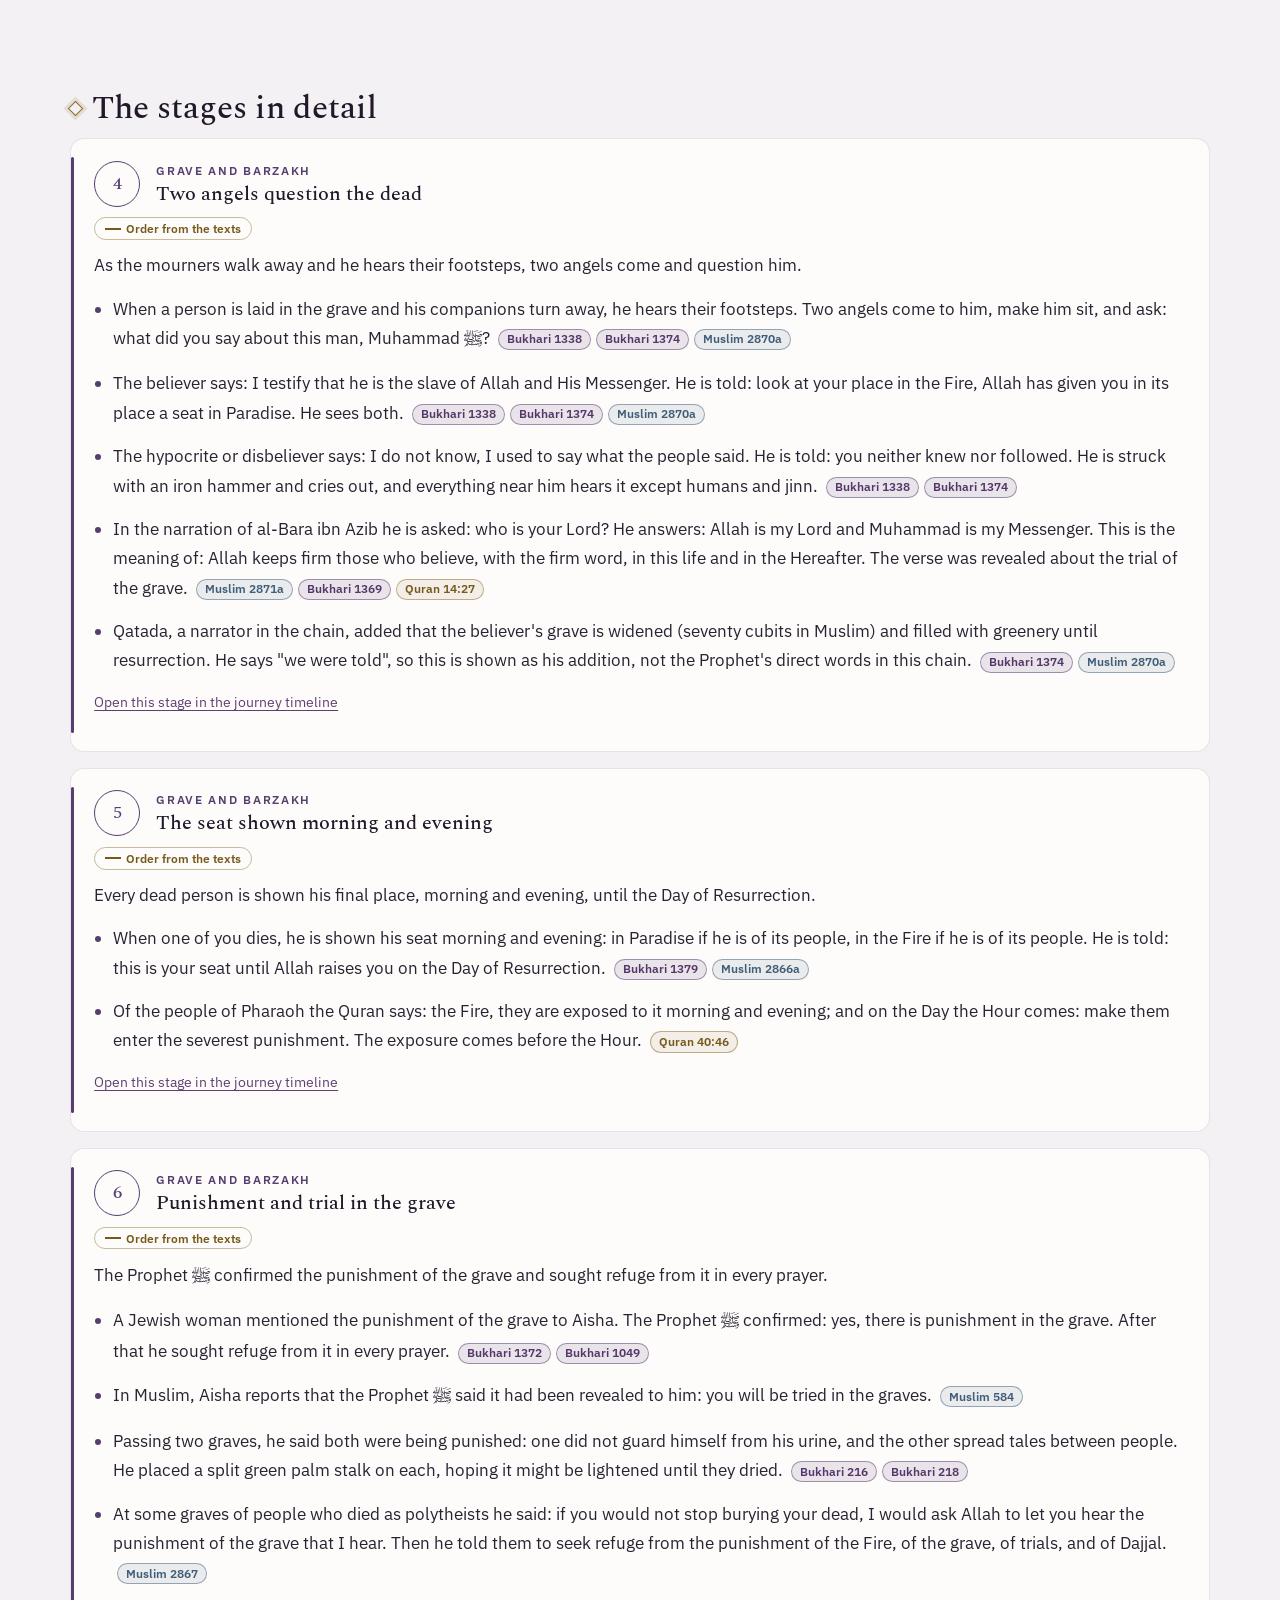
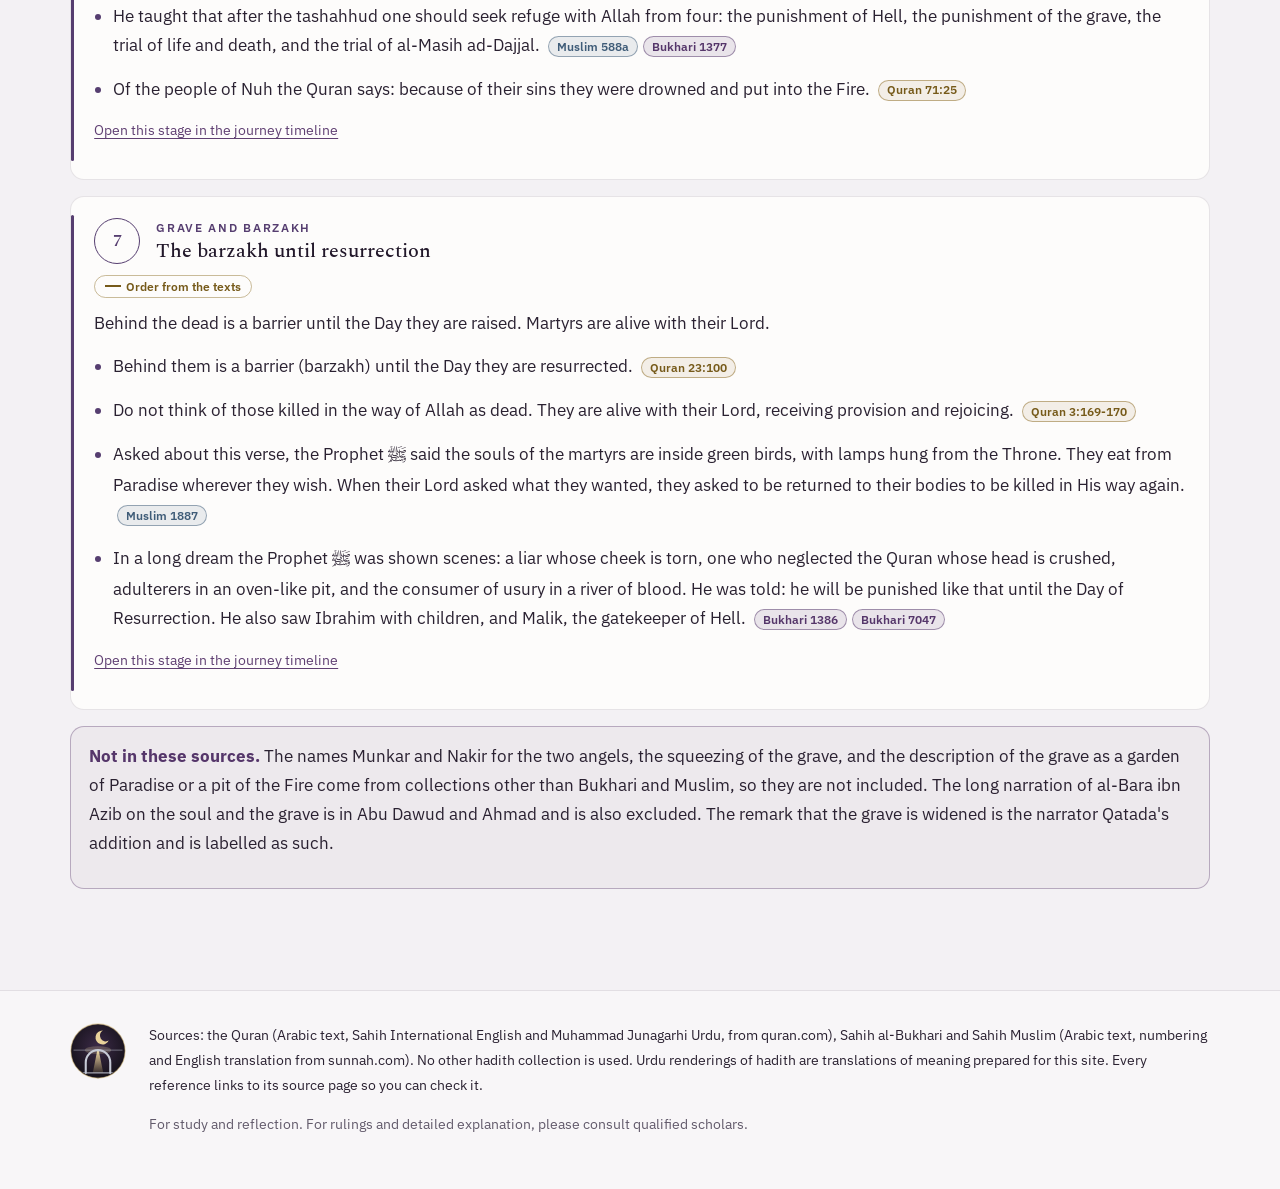
<file: barzakh.html>
<!doctype html>
<html lang="en" dir="ltr">
<head>
<meta charset="utf-8">
<meta name="viewport" content="width=device-width, initial-scale=1">
<title>Grave and barzakh | The Journey of the Soul: from death to the final abode</title>
<meta name="description" content="The questioning in the grave, the seat shown morning and evening, and the barzakh until resurrection, from the Quran, Bukhari and Muslim.">
<meta name="theme-color" content="#121016">
<link rel="icon" href="assets/favicon.svg" type="image/svg+xml">
<script>(function(){try{var d=document.documentElement,l=localStorage.getItem('ak-lang')||'en',t=localStorage.getItem('ak-theme');if(!t&&window.matchMedia&&matchMedia('(prefers-color-scheme: light)').matches)t='light';d.lang=l;d.dir=l==='ur'?'rtl':'ltr';d.setAttribute('data-theme',t||'dark');}catch(e){}})();</script>
<link rel="preconnect" href="https://fonts.googleapis.com">
<link rel="preconnect" href="https://fonts.gstatic.com" crossorigin>
<link rel="stylesheet" href="https://fonts.googleapis.com/css2?family=Amiri:wght@400;700&family=IBM+Plex+Sans:wght@400;500;600&family=Noto+Nastaliq+Urdu:wght@400;600&family=Spectral:wght@400;500&display=swap">
<link rel="stylesheet" href="css/style.css">
</head>
<body data-page="barzakh">
<a class="skip" href="#main"><span data-l="en">Skip to content</span><span data-l="ur" lang="ur">مواد پر جائیں</span></a>
<header class="site-head">
 <div class="topband" aria-hidden="true"></div>
 <div class="wrap head-row">
  <a class="brand" href="index.html"><svg viewBox="0 0 64 64" xmlns="http://www.w3.org/2000/svg" aria-hidden="true" focusable="false"><defs><radialGradient id="hl-bg" cx=".5" cy=".42" r=".62"><stop offset="0" stop-color="#3b2a47"/><stop offset="1" stop-color="#131017"/></radialGradient><linearGradient id="hl-pt" x1="0" y1="1" x2="0" y2="0"><stop offset="0" stop-color="#d8bc7a" stop-opacity=".15"/><stop offset="1" stop-color="#f2dfaa"/></linearGradient><clipPath id="hl-c"><circle cx="32" cy="32" r="30"/></clipPath></defs><circle cx="32" cy="32" r="31" fill="url(#hl-bg)" stroke="#d8bc7a" stroke-opacity=".55" stroke-width="1.2"/><g clip-path="url(#hl-c)"><ellipse cx="32" cy="31" rx="15" ry="4.5" fill="#f2dfaa" opacity=".22"/><path d="M4 31h56" stroke="#c6cad6" stroke-width="1" opacity=".55"/><path d="M26 57 31.2 31h1.6L38 57z" fill="url(#hl-pt)"/><path d="M18 57V45a14 14 0 0 1 28 0v12" fill="none" stroke="#c6cad6" stroke-width="2.4" stroke-linecap="round"/><path d="M6 57h52" stroke="#c6cad6" stroke-width="1.6" opacity=".8"/></g><path d="M37.5 8.5a8 8 0 1 0 6.8 11.6 6.3 6.3 0 1 1-6.8-11.6z" fill="#e9d29a"/></svg><span class="brand-txt"><span data-l="en">The Journey of the Soul<small>From death to the final abode</small></span><span data-l="ur" lang="ur">روح کا سفر<small>موت سے آخری ٹھکانے تک</small></span></span></a>
  <div class="controls">
   <button class="btn-ctl" id="langBtn" type="button" aria-label="Switch language / زبان تبدیل کریں"><span data-l="en" lang="ur">اردو</span><span data-l="ur" lang="en">English</span></button>
   <button class="btn-ctl icon" id="themeBtn" type="button" data-label-en="Toggle light or dark theme" data-label-ur="روشن یا تاریک انداز" aria-label="Toggle light or dark theme"><svg viewBox="0 0 24 24" aria-hidden="true"><path class="i-moon" d="M20 14.5A8 8 0 0 1 9.5 4a8 8 0 1 0 10.5 10.5z"/><g class="i-sun"><circle cx="12" cy="12" r="4.2"/><path d="M12 2v2.5M12 19.5V22M2 12h2.5M19.5 12H22M4.9 4.9l1.8 1.8M17.3 17.3l1.8 1.8M4.9 19.1l1.8-1.8M17.3 6.7l1.8-1.8"/></g></svg></button>
   <button class="btn-ctl icon menu-btn" id="menuBtn" type="button" aria-expanded="false" aria-controls="siteNav" data-label-en="Menu" data-label-ur="فہرست" aria-label="Menu"><svg viewBox="0 0 24 24" aria-hidden="true"><path d="M4 7h16M4 12h16M4 17h16"/></svg></button>
  </div>
 </div>
 <nav class="site-nav" id="siteNav" aria-label="Main"><ul class="wrap"><li><a href="index.html"><span data-l="en">Home</span><span data-l="ur" lang="ur">سرورق</span></a></li><li><a href="timeline.html"><span data-l="en">Journey</span><span data-l="ur" lang="ur">سفر</span></a></li><li><a href="death.html"><span data-l="en">Death &amp; the Soul</span><span data-l="ur" lang="ur">موت اور روح</span></a></li><li><a href="barzakh.html" aria-current="page"><span data-l="en">Grave &amp; Barzakh</span><span data-l="ur" lang="ur">قبر اور برزخ</span></a></li><li><a href="resurrection.html"><span data-l="en">Trumpet &amp; Resurrection</span><span data-l="ur" lang="ur">صور اور حشر</span></a></li><li><a href="judgement.html"><span data-l="en">Day of Judgement</span><span data-l="ur" lang="ur">یومِ حساب</span></a></li><li><a href="hell.html"><span data-l="en">Hell</span><span data-l="ur" lang="ur">جہنم</span></a></li><li><a href="paradise.html"><span data-l="en">Paradise</span><span data-l="ur" lang="ur">جنت</span></a></li><li><a href="quran.html"><span data-l="en">Quran</span><span data-l="ur" lang="ur">قرآن</span></a></li><li><a href="references.html"><span data-l="en">References</span><span data-l="ur" lang="ur">حوالہ جات</span></a></li></ul></nav>
</header>
<main id="main">
<section class="page-hero"><div class="wrap"><p data-l="en" class="kicker">Phase two</p><p data-l="ur" lang="ur" dir="rtl" class="kicker">دوسرا حصہ</p><h1 data-l="en">The grave and the barzakh</h1><h1 data-l="ur" lang="ur" dir="rtl">قبر اور برزخ</h1><p data-l="en" class="lead">The barzakh is the barrier between this life and the Day of Resurrection. The texts describe the questioning in the grave, the seat shown morning and evening, punishment and blessing, and the martyrs.</p><p data-l="ur" lang="ur" dir="rtl" class="lead">برزخ اس زندگی اور قیامت کے دن کے درمیان آڑ ہے۔ نصوص قبر میں سوال، صبح و شام دکھائے جانے والے ٹھکانے، عذاب و نعمت اور شہداء کا ذکر کرتی ہیں۔</p></div></section>
<section class="wrap section">
 <h2 data-l="en">The dead between two worlds</h2><h2 data-l="ur" lang="ur" dir="rtl">دو جہانوں کے درمیان</h2>
 <p data-l="en" class="muted">Select a numbered point on the diagram. The shapes are abstract: they show places and moments, not the people or angels themselves.</p><p data-l="ur" lang="ur" dir="rtl" class="muted">خاکے پر کسی نمبر کو منتخب کریں۔ اشکال علامتی ہیں: یہ جگہیں اور لمحات دکھاتی ہیں، لوگوں یا فرشتوں کو نہیں۔</p>
 <div class="picker" id="bzWrap" data-start="morning">
  <div class="switch-row" role="group" aria-label="Morning or evening"><span class="muted small"><span data-l="en">Seat shown:</span><span data-l="ur" lang="ur">ٹھکانا دکھایا جاتا ہے:</span></span>
   <button class="btn" type="button" data-pick="morning"><svg class="ico" viewBox="0 0 24 24" aria-hidden="true" focusable="false"><circle cx="12" cy="12" r="4"/><path d="M12 2.5v2.5M12 19v2.5M2.5 12H5M19 12h2.5M5.3 5.3l1.8 1.8M16.9 16.9l1.8 1.8M5.3 18.7l1.8-1.8M16.9 7.1l1.8-1.8"/></svg><span data-l="en">Morning</span><span data-l="ur" lang="ur">صبح</span></button><button class="btn" type="button" data-pick="evening"><svg class="ico" viewBox="0 0 24 24" aria-hidden="true" focusable="false"><path d="M15 4a8 8 0 1 0 5 12 6.5 6.5 0 1 1-5-12z"/></svg><span data-l="en">Evening</span><span data-l="ur" lang="ur">شام</span></button></div>
  <p class="small muted" data-pane="morning"><span data-l="en">Morning: he is shown his seat.</span><span data-l="ur" lang="ur">صبح: اسے اس کا ٹھکانا دکھایا جاتا ہے۔</span> <span class="refs"><a class="ref ref-bukhari" href="https://sunnah.com/bukhari:1379" target="_blank" rel="noopener" title="Sahih al-Bukhari 1379 | In-book: Book 23, Hadith 131"><span data-l="en">Bukhari 1379</span><span data-l="ur">بخاری <bdi dir="ltr">1379</bdi></span></a></span></p>
  <p class="small muted" data-pane="evening" hidden><span data-l="en">Evening: he is shown it again, until he is raised.</span><span data-l="ur" lang="ur">شام: اسے دوبارہ دکھایا جاتا ہے، یہاں تک کہ وہ اٹھایا جائے۔</span> <span class="refs"><a class="ref ref-muslim" href="https://sunnah.com/muslim:2866a" target="_blank" rel="noopener" title="Sahih Muslim 2866a | In-book: Book 53, Hadith 80"><span data-l="en">Muslim 2866a</span><span data-l="ur">مسلم <bdi dir="ltr">2866a</bdi></span></a></span></p>
  <div class="diagram picker" data-start="footsteps"><div><svg viewBox="0 0 760 400" id="bz" role="group" aria-labelledby="bz-t"><title id="bz-t">Diagram of the barzakh between this world and the Hereafter: the grave, the questioning, the seat shown morning and evening, and the barrier until resurrection</title>
<defs><linearGradient id="bz-morn" x1="0" y1="0" x2="0" y2="1"><stop offset="0" style="stop-color:var(--sky1)"/><stop offset="1" style="stop-color:var(--sky2)"/></linearGradient>
<linearGradient id="bz-eve" x1="0" y1="0" x2="0" y2="1"><stop offset="0" style="stop-color:var(--sky1)"/><stop offset="1" stop-color="#7a4a3c"/></linearGradient></defs>
<rect class="skyfill" width="760" height="232" fill="url(#bz-morn)"/>
<circle class="sun" cx="150" cy="150" r="17" fill="#ecd8a6"/>
<rect y="232" width="760" height="168" fill="var(--ground)"/>
<path d="M0 232h760" stroke="var(--silver)" stroke-opacity=".5"/>
<path d="M250 14v376M510 14v376" stroke="var(--gold)" stroke-dasharray="6 6" stroke-opacity=".7"/>
<text class="lbl" data-l="en" x="125" y="34" text-anchor="middle">THIS WORLD</text><text class="lbl" data-l="ur" lang="ur" x="125" y="34" text-anchor="middle" style="font-family:var(--f-ur);letter-spacing:0;font-size:13px">دنیا</text><text class="lbl" data-l="en" x="380" y="34" text-anchor="middle">BARZAKH</text><text class="lbl" data-l="ur" lang="ur" x="380" y="34" text-anchor="middle" style="font-family:var(--f-ur);letter-spacing:0;font-size:13px">برزخ</text><text class="lbl" data-l="en" x="635" y="34" text-anchor="middle">THE HEREAFTER</text><text class="lbl" data-l="ur" lang="ur" x="635" y="34" text-anchor="middle" style="font-family:var(--f-ur);letter-spacing:0;font-size:13px">آخرت</text>
<text class="lbl lbl-morn" data-l="en" x="150" y="196" text-anchor="middle">MORNING</text><text class="lbl lbl-morn" data-l="ur" lang="ur" x="150" y="196" text-anchor="middle" style="font-family:var(--f-ur);letter-spacing:0;font-size:13px">صبح</text><text class="lbl lbl-eve" data-l="en" x="590" y="196" text-anchor="middle">EVENING</text><text class="lbl lbl-eve" data-l="ur" lang="ur" x="590" y="196" text-anchor="middle" style="font-family:var(--f-ur);letter-spacing:0;font-size:13px">شام</text>
<g transform="translate(222 300) rotate(-90)"><ellipse cx="0" cy="-4" rx="2.6" ry="5" fill="var(--muted)"/><ellipse cx="0" cy="6" rx="2" ry="2.6" fill="var(--muted)"/></g><g transform="translate(196 312) rotate(-90)"><ellipse cx="0" cy="-4" rx="2.6" ry="5" fill="var(--muted)"/><ellipse cx="0" cy="6" rx="2" ry="2.6" fill="var(--muted)"/></g><g transform="translate(170 300) rotate(-90)"><ellipse cx="0" cy="-4" rx="2.6" ry="5" fill="var(--muted)"/><ellipse cx="0" cy="6" rx="2" ry="2.6" fill="var(--muted)"/></g><g transform="translate(144 312) rotate(-90)"><ellipse cx="0" cy="-4" rx="2.6" ry="5" fill="var(--muted)"/><ellipse cx="0" cy="6" rx="2" ry="2.6" fill="var(--muted)"/></g><g transform="translate(118 300) rotate(-90)"><ellipse cx="0" cy="-4" rx="2.6" ry="5" fill="var(--muted)"/><ellipse cx="0" cy="6" rx="2" ry="2.6" fill="var(--muted)"/></g>
<path d="M332 392v-38a48 48 0 0 1 96 0v38" fill="none" stroke="var(--silver)" stroke-width="3"/>
<path d="M352 392v-30a28 28 0 0 1 56 0v30" fill="var(--card2)" stroke="var(--silver)" stroke-opacity=".5"/>
<path d="M346 100v58h68v-58a34 34 0 0 0-68 0z" fill="var(--card2)" stroke="var(--gold)" stroke-width="2"/>
<path d="M380 66v92M346 120h68" stroke="var(--gold)" stroke-opacity=".5"/>
<path d="M380 160v84" stroke="var(--gold)" stroke-dasharray="2 5" stroke-opacity=".8"/>
<path d="M450 20v30" stroke="var(--gold)" stroke-width="1" opacity=".6"/><path d="M443 50h14l-3 13h-8z" fill="var(--gold)" opacity=".85"/><ellipse cx="450" cy="66" rx="10" ry="4" fill="#f2dfaa" opacity=".25"/><path d="M474 20v46" stroke="var(--gold)" stroke-width="1" opacity=".6"/><path d="M467 66h14l-3 13h-8z" fill="var(--gold)" opacity=".85"/><ellipse cx="474" cy="82" rx="10" ry="4" fill="#f2dfaa" opacity=".25"/><path d="M498 20v32" stroke="var(--gold)" stroke-width="1" opacity=".6"/><path d="M491 52h14l-3 13h-8z" fill="var(--gold)" opacity=".85"/><ellipse cx="498" cy="68" rx="10" ry="4" fill="#f2dfaa" opacity=".25"/>
<path d="M600 300c20-50 30-90 35-150" fill="none" stroke="var(--gold2)" stroke-width="2.5"/><path d="M626 160l9-14 7 16" fill="none" stroke="var(--gold2)" stroke-width="2.5"/>
<path d="M540 392h190" stroke="var(--silver)" stroke-opacity=".4"/>
<text class="lbl" data-l="en" x="635" y="380" text-anchor="middle">RESURRECTION</text><text class="lbl" data-l="ur" lang="ur" x="635" y="380" text-anchor="middle" style="font-family:var(--f-ur);letter-spacing:0;font-size:13px">دوبارہ اٹھنا</text>
<g class="hot" data-pick="footsteps" role="button" tabindex="0" aria-pressed="false" data-label-en="Footsteps of those who leave" data-label-ur="لوٹنے والوں کے قدموں کی آواز" aria-label="Footsteps of those who leave"><circle class="ring" cx="170" cy="268" r="14"/><text class="num" x="170" y="272.5" text-anchor="middle">1</text></g>
<g class="hot" data-pick="question" role="button" tabindex="0" aria-pressed="false" data-label-en="The two angels and the questions" data-label-ur="دو فرشتے اور سوالات" aria-label="The two angels and the questions"><circle class="ring" cx="380" cy="362" r="14"/><text class="num" x="380" y="366.5" text-anchor="middle">2</text></g>
<g class="hot" data-pick="seat" role="button" tabindex="0" aria-pressed="false" data-label-en="The seat shown morning and evening" data-label-ur="صبح و شام دکھایا جانے والا ٹھکانا" aria-label="The seat shown morning and evening"><circle class="ring" cx="380" cy="112" r="14"/><text class="num" x="380" y="116.5" text-anchor="middle">3</text></g>
<g class="hot" data-pick="martyrs" role="button" tabindex="0" aria-pressed="false" data-label-en="The souls of the martyrs" data-label-ur="شہیدوں کی روحیں" aria-label="The souls of the martyrs"><circle class="ring" cx="474" cy="116" r="14"/><text class="num" x="474" y="120.5" text-anchor="middle">4</text></g>
<g class="hot" data-pick="barrier" role="button" tabindex="0" aria-pressed="false" data-label-en="The barrier until resurrection" data-label-ur="قیامت تک کی آڑ" aria-label="The barrier until resurrection"><circle class="ring" cx="510" cy="200" r="14"/><text class="num" x="510" y="204.5" text-anchor="middle">5</text></g>
<g class="hot" data-pick="raise" role="button" tabindex="0" aria-pressed="false" data-label-en="Raised on the Day of Resurrection" data-label-ur="قیامت کے دن اٹھایا جانا" aria-label="Raised on the Day of Resurrection"><circle class="ring" cx="640" cy="250" r="14"/><text class="num" x="640" y="254.5" text-anchor="middle">6</text></g>
</svg></div><div class="dg-panel" aria-live="polite"><div data-pane="footsteps"><h3 data-l="en">1. He hears their footsteps</h3><h3 data-l="ur" lang="ur" dir="rtl">1. وہ ان کے قدموں کی آواز سنتا ہے</h3><p data-l="en">When a person is laid in the grave and his companions turn back, he hears their footsteps. Then the two angels come. <span class="refs"><a class="ref ref-bukhari" href="https://sunnah.com/bukhari:1338" target="_blank" rel="noopener" title="Sahih al-Bukhari 1338 | In-book: Book 23, Hadith 93"><span data-l="en">Bukhari 1338</span><span data-l="ur">بخاری <bdi dir="ltr">1338</bdi></span></a><a class="ref ref-bukhari" href="https://sunnah.com/bukhari:1374" target="_blank" rel="noopener" title="Sahih al-Bukhari 1374 | In-book: Book 23, Hadith 126"><span data-l="en">Bukhari 1374</span><span data-l="ur">بخاری <bdi dir="ltr">1374</bdi></span></a><a class="ref ref-muslim" href="https://sunnah.com/muslim:2870a" target="_blank" rel="noopener" title="Sahih Muslim 2870a | In-book: Book 53, Hadith 85"><span data-l="en">Muslim 2870a</span><span data-l="ur">مسلم <bdi dir="ltr">2870a</bdi></span></a></span></p><p data-l="ur" lang="ur" dir="rtl">جب بندے کو قبر میں رکھا جاتا ہے اور اس کے ساتھی لوٹتے ہیں تو وہ ان کے قدموں کی آواز سنتا ہے۔ پھر دو فرشتے آتے ہیں۔ <span class="refs"><a class="ref ref-bukhari" href="https://sunnah.com/bukhari:1338" target="_blank" rel="noopener" title="Sahih al-Bukhari 1338 | In-book: Book 23, Hadith 93"><span data-l="en">Bukhari 1338</span><span data-l="ur">بخاری <bdi dir="ltr">1338</bdi></span></a><a class="ref ref-bukhari" href="https://sunnah.com/bukhari:1374" target="_blank" rel="noopener" title="Sahih al-Bukhari 1374 | In-book: Book 23, Hadith 126"><span data-l="en">Bukhari 1374</span><span data-l="ur">بخاری <bdi dir="ltr">1374</bdi></span></a><a class="ref ref-muslim" href="https://sunnah.com/muslim:2870a" target="_blank" rel="noopener" title="Sahih Muslim 2870a | In-book: Book 53, Hadith 85"><span data-l="en">Muslim 2870a</span><span data-l="ur">مسلم <bdi dir="ltr">2870a</bdi></span></a></span></p></div><div data-pane="question" hidden><h3 data-l="en">2. The questioning</h3><h3 data-l="ur" lang="ur" dir="rtl">2. سوال</h3><p data-l="en">Two angels make him sit and ask what he used to say about Muhammad <span class="saw">ﷺ</span>. In al-Bara's narration: who is your Lord? The believer is made firm and answers; the doubter says: I do not know. <span class="refs"><a class="ref ref-bukhari" href="https://sunnah.com/bukhari:1374" target="_blank" rel="noopener" title="Sahih al-Bukhari 1374 | In-book: Book 23, Hadith 126"><span data-l="en">Bukhari 1374</span><span data-l="ur">بخاری <bdi dir="ltr">1374</bdi></span></a><a class="ref ref-muslim" href="https://sunnah.com/muslim:2870a" target="_blank" rel="noopener" title="Sahih Muslim 2870a | In-book: Book 53, Hadith 85"><span data-l="en">Muslim 2870a</span><span data-l="ur">مسلم <bdi dir="ltr">2870a</bdi></span></a><a class="ref ref-muslim" href="https://sunnah.com/muslim:2871a" target="_blank" rel="noopener" title="Sahih Muslim 2871a | In-book: Book 53, Hadith 88"><span data-l="en">Muslim 2871a</span><span data-l="ur">مسلم <bdi dir="ltr">2871a</bdi></span></a><a class="ref ref-quran" href="https://quran.com/14/27" target="_blank" rel="noopener" title="Quran 14:27 | Surah 14, Ayah 27"><span data-l="en">Quran 14:27</span><span data-l="ur">قرآن <bdi dir="ltr">14:27</bdi></span></a></span></p><p data-l="ur" lang="ur" dir="rtl">دو فرشتے اسے بٹھا کر پوچھتے ہیں کہ وہ محمد <span class="saw">ﷺ</span> کے بارے میں کیا کہتا تھا۔ حضرت براء رضی اللہ عنہ کی روایت میں: تمہارا رب کون ہے؟ مومن کو ثابت قدمی دی جاتی ہے اور وہ جواب دیتا ہے؛ شک کرنے والا کہتا ہے: میں نہیں جانتا۔ <span class="refs"><a class="ref ref-bukhari" href="https://sunnah.com/bukhari:1374" target="_blank" rel="noopener" title="Sahih al-Bukhari 1374 | In-book: Book 23, Hadith 126"><span data-l="en">Bukhari 1374</span><span data-l="ur">بخاری <bdi dir="ltr">1374</bdi></span></a><a class="ref ref-muslim" href="https://sunnah.com/muslim:2870a" target="_blank" rel="noopener" title="Sahih Muslim 2870a | In-book: Book 53, Hadith 85"><span data-l="en">Muslim 2870a</span><span data-l="ur">مسلم <bdi dir="ltr">2870a</bdi></span></a><a class="ref ref-muslim" href="https://sunnah.com/muslim:2871a" target="_blank" rel="noopener" title="Sahih Muslim 2871a | In-book: Book 53, Hadith 88"><span data-l="en">Muslim 2871a</span><span data-l="ur">مسلم <bdi dir="ltr">2871a</bdi></span></a><a class="ref ref-quran" href="https://quran.com/14/27" target="_blank" rel="noopener" title="Quran 14:27 | Surah 14, Ayah 27"><span data-l="en">Quran 14:27</span><span data-l="ur">قرآن <bdi dir="ltr">14:27</bdi></span></a></span></p></div><div data-pane="seat" hidden><h3 data-l="en">3. The seat, morning and evening</h3><h3 data-l="ur" lang="ur" dir="rtl">3. ٹھکانا، صبح اور شام</h3><p data-l="en">He is shown his seat morning and evening, in Paradise or in the Fire, and told: this is your seat until Allah raises you on the Day of Resurrection. Use the morning and evening buttons to move the sun. <span class="refs"><a class="ref ref-bukhari" href="https://sunnah.com/bukhari:1379" target="_blank" rel="noopener" title="Sahih al-Bukhari 1379 | In-book: Book 23, Hadith 131"><span data-l="en">Bukhari 1379</span><span data-l="ur">بخاری <bdi dir="ltr">1379</bdi></span></a><a class="ref ref-muslim" href="https://sunnah.com/muslim:2866a" target="_blank" rel="noopener" title="Sahih Muslim 2866a | In-book: Book 53, Hadith 80"><span data-l="en">Muslim 2866a</span><span data-l="ur">مسلم <bdi dir="ltr">2866a</bdi></span></a><a class="ref ref-quran" href="https://quran.com/40/46" target="_blank" rel="noopener" title="Quran 40:46 | Surah 40, Ayah 46"><span data-l="en">Quran 40:46</span><span data-l="ur">قرآن <bdi dir="ltr">40:46</bdi></span></a></span></p><p data-l="ur" lang="ur" dir="rtl">اسے صبح و شام اس کا ٹھکانا جنت یا جہنم میں دکھایا جاتا ہے اور کہا جاتا ہے: یہ تیرا ٹھکانا ہے یہاں تک کہ اللہ تجھے قیامت کے دن اٹھائے۔ سورج کو حرکت دینے کے لیے صبح اور شام کے بٹن استعمال کریں۔ <span class="refs"><a class="ref ref-bukhari" href="https://sunnah.com/bukhari:1379" target="_blank" rel="noopener" title="Sahih al-Bukhari 1379 | In-book: Book 23, Hadith 131"><span data-l="en">Bukhari 1379</span><span data-l="ur">بخاری <bdi dir="ltr">1379</bdi></span></a><a class="ref ref-muslim" href="https://sunnah.com/muslim:2866a" target="_blank" rel="noopener" title="Sahih Muslim 2866a | In-book: Book 53, Hadith 80"><span data-l="en">Muslim 2866a</span><span data-l="ur">مسلم <bdi dir="ltr">2866a</bdi></span></a><a class="ref ref-quran" href="https://quran.com/40/46" target="_blank" rel="noopener" title="Quran 40:46 | Surah 40, Ayah 46"><span data-l="en">Quran 40:46</span><span data-l="ur">قرآن <bdi dir="ltr">40:46</bdi></span></a></span></p></div><div data-pane="martyrs" hidden><h3 data-l="en">4. The martyrs</h3><h3 data-l="ur" lang="ur" dir="rtl">4. شہداء</h3><p data-l="en">The martyrs are alive with their Lord. Their souls are in green birds with lamps hung from the Throne, eating from Paradise where they wish. The diagram shows only the lamps. <span class="refs"><a class="ref ref-quran" href="https://quran.com/3/169-170" target="_blank" rel="noopener" title="Quran 3:169-170 | Surah 3, Ayah 169-170"><span data-l="en">Quran 3:169-170</span><span data-l="ur">قرآن <bdi dir="ltr">3:169-170</bdi></span></a><a class="ref ref-muslim" href="https://sunnah.com/muslim:1887" target="_blank" rel="noopener" title="Sahih Muslim 1887 | In-book: Book 33, Hadith 181"><span data-l="en">Muslim 1887</span><span data-l="ur">مسلم <bdi dir="ltr">1887</bdi></span></a></span></p><p data-l="ur" lang="ur" dir="rtl">شہید اپنے رب کے پاس زندہ ہیں۔ ان کی روحیں سبز پرندوں میں ہیں جن کے لیے عرش سے قندیلیں لٹکی ہیں، اور وہ جنت میں جہاں چاہیں کھاتے ہیں۔ خاکے میں صرف قندیلیں دکھائی گئی ہیں۔ <span class="refs"><a class="ref ref-quran" href="https://quran.com/3/169-170" target="_blank" rel="noopener" title="Quran 3:169-170 | Surah 3, Ayah 169-170"><span data-l="en">Quran 3:169-170</span><span data-l="ur">قرآن <bdi dir="ltr">3:169-170</bdi></span></a><a class="ref ref-muslim" href="https://sunnah.com/muslim:1887" target="_blank" rel="noopener" title="Sahih Muslim 1887 | In-book: Book 33, Hadith 181"><span data-l="en">Muslim 1887</span><span data-l="ur">مسلم <bdi dir="ltr">1887</bdi></span></a></span></p></div><div data-pane="barrier" hidden><h3 data-l="en">5. The barrier (barzakh)</h3><h3 data-l="ur" lang="ur" dir="rtl">5. آڑ (برزخ)</h3><p data-l="en">Behind them is a barrier until the Day they are resurrected. No one returns to this world to make up what he left. <span class="refs"><a class="ref ref-quran" href="https://quran.com/23/99-100" target="_blank" rel="noopener" title="Quran 23:99-100 | Surah 23, Ayah 99-100"><span data-l="en">Quran 23:99-100</span><span data-l="ur">قرآن <bdi dir="ltr">23:99-100</bdi></span></a></span></p><p data-l="ur" lang="ur" dir="rtl">ان کے پیچھے ایک آڑ ہے اس دن تک جب وہ اٹھائے جائیں گے۔ کوئی دنیا میں واپس آ کر چھوڑا ہوا عمل پورا نہیں کر سکتا۔ <span class="refs"><a class="ref ref-quran" href="https://quran.com/23/99-100" target="_blank" rel="noopener" title="Quran 23:99-100 | Surah 23, Ayah 99-100"><span data-l="en">Quran 23:99-100</span><span data-l="ur">قرآن <bdi dir="ltr">23:99-100</bdi></span></a></span></p></div><div data-pane="raise" hidden><h3 data-l="en">6. Until the Day of Resurrection</h3><h3 data-l="ur" lang="ur" dir="rtl">6. قیامت کے دن تک</h3><p data-l="en">The barzakh lasts until the second blow of the Horn, when all rise from their graves and hasten to their Lord. <span class="refs"><a class="ref ref-quran" href="https://quran.com/36/51-53" target="_blank" rel="noopener" title="Quran 36:51-53 | Surah 36, Ayah 51-53"><span data-l="en">Quran 36:51-53</span><span data-l="ur">قرآن <bdi dir="ltr">36:51-53</bdi></span></a><a class="ref ref-quran" href="https://quran.com/39/68" target="_blank" rel="noopener" title="Quran 39:68 | Surah 39, Ayah 68"><span data-l="en">Quran 39:68</span><span data-l="ur">قرآن <bdi dir="ltr">39:68</bdi></span></a></span></p><p data-l="ur" lang="ur" dir="rtl">برزخ دوسرے صور تک ہے، جب سب اپنی قبروں سے اٹھ کر اپنے رب کی طرف دوڑیں گے۔ <span class="refs"><a class="ref ref-quran" href="https://quran.com/36/51-53" target="_blank" rel="noopener" title="Quran 36:51-53 | Surah 36, Ayah 51-53"><span data-l="en">Quran 36:51-53</span><span data-l="ur">قرآن <bdi dir="ltr">36:51-53</bdi></span></a><a class="ref ref-quran" href="https://quran.com/39/68" target="_blank" rel="noopener" title="Quran 39:68 | Surah 39, Ayah 68"><span data-l="en">Quran 39:68</span><span data-l="ur">قرآن <bdi dir="ltr">39:68</bdi></span></a></span></p></div></div></div>
 </div>
</section>
<section class="wrap section"><h2 data-l="en">The barrier in the Quran</h2><h2 data-l="ur" lang="ur" dir="rtl">قرآن میں برزخ</h2><div class="quote"><blockquote class="ar" lang="ar" dir="rtl">حَتَّىٰٓ إِذَا جَآءَ أَحَدَهُمُ ٱلْمَوْتُ قَالَ رَبِّ ٱرْجِعُونِ ﴿٩٩﴾ لَعَلِّىٓ أَعْمَلُ صَـٰلِحًا فِيمَا تَرَكْتُ ۚ كَلَّآ ۚ إِنَّهَا كَلِمَةٌ هُوَ قَآئِلُهَا ۖ وَمِن وَرَآئِهِم بَرْزَخٌ إِلَىٰ يَوْمِ يُبْعَثُونَ ﴿١٠٠﴾<footer><span class="refs"><a class="ref ref-quran" href="https://quran.com/23/99-100" target="_blank" rel="noopener" title="Quran 23:99-100 | Surah 23, Ayah 99-100"><span data-l="en">Quran 23:99-100</span><span data-l="ur">قرآن <bdi dir="ltr">23:99-100</bdi></span></a></span></footer></blockquote><p class="tr" data-l="en" dir="ltr">(99) [For such is the state of the disbelievers] until, when death comes to one of them, he says, "My Lord, send me back (100) That I might do righteousness in that which I left behind." No! It is only a word he is saying; and behind them is a barrier until the Day they are resurrected. <span class="small muted">(Sahih International)</span></p><p class="tr" data-l="ur" lang="ur" dir="rtl">(99) یہاں تک کہ جب ان میں کسی کو موت آنے لگتی ہے تو کہتا ہے اے میرے پروردگار! مجھے واپس لوٹا دے (100) کہ اپنی چھوڑی ہوئی دنیا میں جا کر نیک اعمال کر لوں، ہرگز ایسا نہیں ہوگا، یہ تو صرف ایک قول ہے جس کا یہ قائل ہے، ان کے پس پشت تو ایک حجاب ہے، ان کے دوباره جی اٹھنے کے دن تک. <span class="small muted">(جوناگڑھی)</span></p></div><div class="quote"><blockquote class="ar" lang="ar" dir="rtl">ٱلنَّارُ يُعْرَضُونَ عَلَيْهَا غُدُوًّا وَعَشِيًّا ۖ وَيَوْمَ تَقُومُ ٱلسَّاعَةُ أَدْخِلُوٓا۟ ءَالَ فِرْعَوْنَ أَشَدَّ ٱلْعَذَابِ ﴿٤٦﴾<footer><span class="refs"><a class="ref ref-quran" href="https://quran.com/40/46" target="_blank" rel="noopener" title="Quran 40:46 | Surah 40, Ayah 46"><span data-l="en">Quran 40:46</span><span data-l="ur">قرآن <bdi dir="ltr">40:46</bdi></span></a></span></footer></blockquote><p class="tr" data-l="en" dir="ltr">The Fire; they are exposed to it morning and evening. And the Day the Hour appears [it will be said], "Make the people of Pharaoh enter the severest punishment." <span class="small muted">(Sahih International)</span></p><p class="tr" data-l="ur" lang="ur" dir="rtl">آگ ہے جس کے سامنے یہ ہر صبح شام لائے جاتے ہیں اور جس دن قیامت قائم ہوگی (فرمان ہوگا کہ) فرعونیوں کو سخت ترین عذاب میں ڈالو. <span class="small muted">(جوناگڑھی)</span></p></div></section>
<section class="wrap section"><h2 data-l="en">The stages in detail</h2><h2 data-l="ur" lang="ur" dir="rtl">مراحل کی تفصیل</h2><article class="stage ph-barzakh" id="questioning"><header><span class="stage-num">4</span><div><p data-l="en" class="phase-tag">Grave and barzakh</p><p data-l="ur" lang="ur" dir="rtl" class="phase-tag">قبر اور برزخ</p><h3 data-l="en">Two angels question the dead</h3><h3 data-l="ur" lang="ur" dir="rtl">دو فرشتوں کا سوال</h3></div></header><div class="stage-meta"><span class="badge o-text" title="A text links this stage to the one before or after it."><span data-l="en">Order from the texts</span><span data-l="ur" lang="ur">ترتیب نصوص سے</span></span></div><p data-l="en" class="stage-sum">As the mourners walk away and he hears their footsteps, two angels come and question him.</p><p data-l="ur" lang="ur" dir="rtl" class="stage-sum">جب لوگ واپس جاتے ہیں اور میت ان کے قدموں کی آواز سنتی ہے، تو دو فرشتے آ کر سوال کرتے ہیں۔</p><ul class="points"><li><p data-l="en">When a person is laid in the grave and his companions turn away, he hears their footsteps. Two angels come to him, make him sit, and ask: what did you say about this man, Muhammad <span class="saw">ﷺ</span>? <span class="refs"><a class="ref ref-bukhari" href="https://sunnah.com/bukhari:1338" target="_blank" rel="noopener" title="Sahih al-Bukhari 1338 | In-book: Book 23, Hadith 93"><span data-l="en">Bukhari 1338</span><span data-l="ur">بخاری <bdi dir="ltr">1338</bdi></span></a><a class="ref ref-bukhari" href="https://sunnah.com/bukhari:1374" target="_blank" rel="noopener" title="Sahih al-Bukhari 1374 | In-book: Book 23, Hadith 126"><span data-l="en">Bukhari 1374</span><span data-l="ur">بخاری <bdi dir="ltr">1374</bdi></span></a><a class="ref ref-muslim" href="https://sunnah.com/muslim:2870a" target="_blank" rel="noopener" title="Sahih Muslim 2870a | In-book: Book 53, Hadith 85"><span data-l="en">Muslim 2870a</span><span data-l="ur">مسلم <bdi dir="ltr">2870a</bdi></span></a></span></p><p data-l="ur" lang="ur" dir="rtl">جب بندے کو قبر میں رکھا جاتا ہے اور اس کے ساتھی واپس لوٹتے ہیں تو وہ ان کے جوتوں کی آواز سنتا ہے۔ دو فرشتے اس کے پاس آتے ہیں، اسے بٹھاتے ہیں اور پوچھتے ہیں: تم اس شخص، محمد <span class="saw">ﷺ</span>، کے بارے میں کیا کہتے تھے؟ <span class="refs"><a class="ref ref-bukhari" href="https://sunnah.com/bukhari:1338" target="_blank" rel="noopener" title="Sahih al-Bukhari 1338 | In-book: Book 23, Hadith 93"><span data-l="en">Bukhari 1338</span><span data-l="ur">بخاری <bdi dir="ltr">1338</bdi></span></a><a class="ref ref-bukhari" href="https://sunnah.com/bukhari:1374" target="_blank" rel="noopener" title="Sahih al-Bukhari 1374 | In-book: Book 23, Hadith 126"><span data-l="en">Bukhari 1374</span><span data-l="ur">بخاری <bdi dir="ltr">1374</bdi></span></a><a class="ref ref-muslim" href="https://sunnah.com/muslim:2870a" target="_blank" rel="noopener" title="Sahih Muslim 2870a | In-book: Book 53, Hadith 85"><span data-l="en">Muslim 2870a</span><span data-l="ur">مسلم <bdi dir="ltr">2870a</bdi></span></a></span></p></li><li><p data-l="en">The believer says: I testify that he is the slave of Allah and His Messenger. He is told: look at your place in the Fire, Allah has given you in its place a seat in Paradise. He sees both. <span class="refs"><a class="ref ref-bukhari" href="https://sunnah.com/bukhari:1338" target="_blank" rel="noopener" title="Sahih al-Bukhari 1338 | In-book: Book 23, Hadith 93"><span data-l="en">Bukhari 1338</span><span data-l="ur">بخاری <bdi dir="ltr">1338</bdi></span></a><a class="ref ref-bukhari" href="https://sunnah.com/bukhari:1374" target="_blank" rel="noopener" title="Sahih al-Bukhari 1374 | In-book: Book 23, Hadith 126"><span data-l="en">Bukhari 1374</span><span data-l="ur">بخاری <bdi dir="ltr">1374</bdi></span></a><a class="ref ref-muslim" href="https://sunnah.com/muslim:2870a" target="_blank" rel="noopener" title="Sahih Muslim 2870a | In-book: Book 53, Hadith 85"><span data-l="en">Muslim 2870a</span><span data-l="ur">مسلم <bdi dir="ltr">2870a</bdi></span></a></span></p><p data-l="ur" lang="ur" dir="rtl">مومن کہتا ہے: میں گواہی دیتا ہوں کہ وہ اللہ کے بندے اور اس کے رسول ہیں۔ اس سے کہا جاتا ہے: جہنم میں اپنے ٹھکانے کو دیکھو، اللہ نے اس کے بدلے تمہیں جنت میں ٹھکانا دے دیا ہے۔ وہ دونوں کو دیکھتا ہے۔ <span class="refs"><a class="ref ref-bukhari" href="https://sunnah.com/bukhari:1338" target="_blank" rel="noopener" title="Sahih al-Bukhari 1338 | In-book: Book 23, Hadith 93"><span data-l="en">Bukhari 1338</span><span data-l="ur">بخاری <bdi dir="ltr">1338</bdi></span></a><a class="ref ref-bukhari" href="https://sunnah.com/bukhari:1374" target="_blank" rel="noopener" title="Sahih al-Bukhari 1374 | In-book: Book 23, Hadith 126"><span data-l="en">Bukhari 1374</span><span data-l="ur">بخاری <bdi dir="ltr">1374</bdi></span></a><a class="ref ref-muslim" href="https://sunnah.com/muslim:2870a" target="_blank" rel="noopener" title="Sahih Muslim 2870a | In-book: Book 53, Hadith 85"><span data-l="en">Muslim 2870a</span><span data-l="ur">مسلم <bdi dir="ltr">2870a</bdi></span></a></span></p></li><li><p data-l="en">The hypocrite or disbeliever says: I do not know, I used to say what the people said. He is told: you neither knew nor followed. He is struck with an iron hammer and cries out, and everything near him hears it except humans and jinn. <span class="refs"><a class="ref ref-bukhari" href="https://sunnah.com/bukhari:1338" target="_blank" rel="noopener" title="Sahih al-Bukhari 1338 | In-book: Book 23, Hadith 93"><span data-l="en">Bukhari 1338</span><span data-l="ur">بخاری <bdi dir="ltr">1338</bdi></span></a><a class="ref ref-bukhari" href="https://sunnah.com/bukhari:1374" target="_blank" rel="noopener" title="Sahih al-Bukhari 1374 | In-book: Book 23, Hadith 126"><span data-l="en">Bukhari 1374</span><span data-l="ur">بخاری <bdi dir="ltr">1374</bdi></span></a></span></p><p data-l="ur" lang="ur" dir="rtl">منافق یا کافر کہتا ہے: میں نہیں جانتا، میں وہی کہتا تھا جو لوگ کہتے تھے۔ اس سے کہا جاتا ہے: نہ تو نے جانا اور نہ پیروی کی۔ پھر اسے لوہے کے ہتھوڑے سے مارا جاتا ہے، وہ چیختا ہے اور انسانوں اور جنوں کے سوا آس پاس کی ہر چیز اس کی چیخ سنتی ہے۔ <span class="refs"><a class="ref ref-bukhari" href="https://sunnah.com/bukhari:1338" target="_blank" rel="noopener" title="Sahih al-Bukhari 1338 | In-book: Book 23, Hadith 93"><span data-l="en">Bukhari 1338</span><span data-l="ur">بخاری <bdi dir="ltr">1338</bdi></span></a><a class="ref ref-bukhari" href="https://sunnah.com/bukhari:1374" target="_blank" rel="noopener" title="Sahih al-Bukhari 1374 | In-book: Book 23, Hadith 126"><span data-l="en">Bukhari 1374</span><span data-l="ur">بخاری <bdi dir="ltr">1374</bdi></span></a></span></p></li><li><p data-l="en">In the narration of al-Bara ibn Azib he is asked: who is your Lord? He answers: Allah is my Lord and Muhammad is my Messenger. This is the meaning of: Allah keeps firm those who believe, with the firm word, in this life and in the Hereafter. The verse was revealed about the trial of the grave. <span class="refs"><a class="ref ref-muslim" href="https://sunnah.com/muslim:2871a" target="_blank" rel="noopener" title="Sahih Muslim 2871a | In-book: Book 53, Hadith 88"><span data-l="en">Muslim 2871a</span><span data-l="ur">مسلم <bdi dir="ltr">2871a</bdi></span></a><a class="ref ref-bukhari" href="https://sunnah.com/bukhari:1369" target="_blank" rel="noopener" title="Sahih al-Bukhari 1369 | In-book: Book 23, Hadith 121"><span data-l="en">Bukhari 1369</span><span data-l="ur">بخاری <bdi dir="ltr">1369</bdi></span></a><a class="ref ref-quran" href="https://quran.com/14/27" target="_blank" rel="noopener" title="Quran 14:27 | Surah 14, Ayah 27"><span data-l="en">Quran 14:27</span><span data-l="ur">قرآن <bdi dir="ltr">14:27</bdi></span></a></span></p><p data-l="ur" lang="ur" dir="rtl">حضرت براء بن عازب رضی اللہ عنہ کی روایت میں ہے کہ اس سے پوچھا جاتا ہے: تمہارا رب کون ہے؟ وہ کہتا ہے: اللہ میرا رب ہے اور محمد میرے رسول ہیں۔ یہی مطلب ہے اس آیت کا: اللہ ایمان والوں کو پکی بات کے ساتھ دنیا کی زندگی اور آخرت میں ثابت قدم رکھتا ہے۔ یہ آیت عذابِ قبر کے بارے میں نازل ہوئی۔ <span class="refs"><a class="ref ref-muslim" href="https://sunnah.com/muslim:2871a" target="_blank" rel="noopener" title="Sahih Muslim 2871a | In-book: Book 53, Hadith 88"><span data-l="en">Muslim 2871a</span><span data-l="ur">مسلم <bdi dir="ltr">2871a</bdi></span></a><a class="ref ref-bukhari" href="https://sunnah.com/bukhari:1369" target="_blank" rel="noopener" title="Sahih al-Bukhari 1369 | In-book: Book 23, Hadith 121"><span data-l="en">Bukhari 1369</span><span data-l="ur">بخاری <bdi dir="ltr">1369</bdi></span></a><a class="ref ref-quran" href="https://quran.com/14/27" target="_blank" rel="noopener" title="Quran 14:27 | Surah 14, Ayah 27"><span data-l="en">Quran 14:27</span><span data-l="ur">قرآن <bdi dir="ltr">14:27</bdi></span></a></span></p></li><li><p data-l="en">Qatada, a narrator in the chain, added that the believer's grave is widened (seventy cubits in Muslim) and filled with greenery until resurrection. He says "we were told", so this is shown as his addition, not the Prophet's direct words in this chain. <span class="refs"><a class="ref ref-bukhari" href="https://sunnah.com/bukhari:1374" target="_blank" rel="noopener" title="Sahih al-Bukhari 1374 | In-book: Book 23, Hadith 126"><span data-l="en">Bukhari 1374</span><span data-l="ur">بخاری <bdi dir="ltr">1374</bdi></span></a><a class="ref ref-muslim" href="https://sunnah.com/muslim:2870a" target="_blank" rel="noopener" title="Sahih Muslim 2870a | In-book: Book 53, Hadith 85"><span data-l="en">Muslim 2870a</span><span data-l="ur">مسلم <bdi dir="ltr">2870a</bdi></span></a></span></p><p data-l="ur" lang="ur" dir="rtl">سند کے ایک راوی قتادہ نے اضافہ کیا کہ مومن کی قبر کشادہ کر دی جاتی ہے (مسلم میں ستر ہاتھ) اور قیامت تک سبزے سے بھر دی جاتی ہے۔ وہ کہتے ہیں "ہمیں بتایا گیا"، اس لیے اسے ان کا اضافہ دکھایا گیا ہے، اس سند میں نبی کریم <span class="saw">ﷺ</span> کے براہ راست الفاظ نہیں۔ <span class="refs"><a class="ref ref-bukhari" href="https://sunnah.com/bukhari:1374" target="_blank" rel="noopener" title="Sahih al-Bukhari 1374 | In-book: Book 23, Hadith 126"><span data-l="en">Bukhari 1374</span><span data-l="ur">بخاری <bdi dir="ltr">1374</bdi></span></a><a class="ref ref-muslim" href="https://sunnah.com/muslim:2870a" target="_blank" rel="noopener" title="Sahih Muslim 2870a | In-book: Book 53, Hadith 85"><span data-l="en">Muslim 2870a</span><span data-l="ur">مسلم <bdi dir="ltr">2870a</bdi></span></a></span></p></li></ul><p class="more"><a href="timeline.html#questioning"><span data-l="en">Open this stage in the journey timeline</span><span data-l="ur" lang="ur">یہ مرحلہ سفر کی ٹائم لائن میں کھولیں</span></a></p></article><article class="stage ph-barzakh" id="seat"><header><span class="stage-num">5</span><div><p data-l="en" class="phase-tag">Grave and barzakh</p><p data-l="ur" lang="ur" dir="rtl" class="phase-tag">قبر اور برزخ</p><h3 data-l="en">The seat shown morning and evening</h3><h3 data-l="ur" lang="ur" dir="rtl">صبح و شام ٹھکانا دکھایا جانا</h3></div></header><div class="stage-meta"><span class="badge o-text" title="A text links this stage to the one before or after it."><span data-l="en">Order from the texts</span><span data-l="ur" lang="ur">ترتیب نصوص سے</span></span></div><p data-l="en" class="stage-sum">Every dead person is shown his final place, morning and evening, until the Day of Resurrection.</p><p data-l="ur" lang="ur" dir="rtl" class="stage-sum">ہر مرنے والے کو صبح و شام اس کا آخری ٹھکانا دکھایا جاتا ہے، قیامت کے دن تک۔</p><ul class="points"><li><p data-l="en">When one of you dies, he is shown his seat morning and evening: in Paradise if he is of its people, in the Fire if he is of its people. He is told: this is your seat until Allah raises you on the Day of Resurrection. <span class="refs"><a class="ref ref-bukhari" href="https://sunnah.com/bukhari:1379" target="_blank" rel="noopener" title="Sahih al-Bukhari 1379 | In-book: Book 23, Hadith 131"><span data-l="en">Bukhari 1379</span><span data-l="ur">بخاری <bdi dir="ltr">1379</bdi></span></a><a class="ref ref-muslim" href="https://sunnah.com/muslim:2866a" target="_blank" rel="noopener" title="Sahih Muslim 2866a | In-book: Book 53, Hadith 80"><span data-l="en">Muslim 2866a</span><span data-l="ur">مسلم <bdi dir="ltr">2866a</bdi></span></a></span></p><p data-l="ur" lang="ur" dir="rtl">جب تم میں سے کوئی مرتا ہے تو اسے صبح و شام اس کا ٹھکانا دکھایا جاتا ہے: اگر جنتی ہے تو جنت میں، اور اگر دوزخی ہے تو دوزخ میں۔ اس سے کہا جاتا ہے: یہ تیرا ٹھکانا ہے یہاں تک کہ اللہ تجھے قیامت کے دن اٹھائے۔ <span class="refs"><a class="ref ref-bukhari" href="https://sunnah.com/bukhari:1379" target="_blank" rel="noopener" title="Sahih al-Bukhari 1379 | In-book: Book 23, Hadith 131"><span data-l="en">Bukhari 1379</span><span data-l="ur">بخاری <bdi dir="ltr">1379</bdi></span></a><a class="ref ref-muslim" href="https://sunnah.com/muslim:2866a" target="_blank" rel="noopener" title="Sahih Muslim 2866a | In-book: Book 53, Hadith 80"><span data-l="en">Muslim 2866a</span><span data-l="ur">مسلم <bdi dir="ltr">2866a</bdi></span></a></span></p></li><li><p data-l="en">Of the people of Pharaoh the Quran says: the Fire, they are exposed to it morning and evening; and on the Day the Hour comes: make them enter the severest punishment. The exposure comes before the Hour. <span class="refs"><a class="ref ref-quran" href="https://quran.com/40/46" target="_blank" rel="noopener" title="Quran 40:46 | Surah 40, Ayah 46"><span data-l="en">Quran 40:46</span><span data-l="ur">قرآن <bdi dir="ltr">40:46</bdi></span></a></span></p><p data-l="ur" lang="ur" dir="rtl">فرعون والوں کے بارے میں قرآن کہتا ہے: آگ ہے جس کے سامنے وہ صبح و شام پیش کیے جاتے ہیں، اور جس دن قیامت قائم ہوگی (حکم ہوگا کہ) انہیں سخت ترین عذاب میں داخل کرو۔ یہ پیشی قیامت سے پہلے ہے۔ <span class="refs"><a class="ref ref-quran" href="https://quran.com/40/46" target="_blank" rel="noopener" title="Quran 40:46 | Surah 40, Ayah 46"><span data-l="en">Quran 40:46</span><span data-l="ur">قرآن <bdi dir="ltr">40:46</bdi></span></a></span></p></li></ul><p class="more"><a href="timeline.html#seat"><span data-l="en">Open this stage in the journey timeline</span><span data-l="ur" lang="ur">یہ مرحلہ سفر کی ٹائم لائن میں کھولیں</span></a></p></article><article class="stage ph-barzakh" id="grave-trial"><header><span class="stage-num">6</span><div><p data-l="en" class="phase-tag">Grave and barzakh</p><p data-l="ur" lang="ur" dir="rtl" class="phase-tag">قبر اور برزخ</p><h3 data-l="en">Punishment and trial in the grave</h3><h3 data-l="ur" lang="ur" dir="rtl">قبر کا عذاب اور آزمائش</h3></div></header><div class="stage-meta"><span class="badge o-text" title="A text links this stage to the one before or after it."><span data-l="en">Order from the texts</span><span data-l="ur" lang="ur">ترتیب نصوص سے</span></span></div><p data-l="en" class="stage-sum">The Prophet <span class="saw">ﷺ</span> confirmed the punishment of the grave and sought refuge from it in every prayer.</p><p data-l="ur" lang="ur" dir="rtl" class="stage-sum">نبی کریم <span class="saw">ﷺ</span> نے عذابِ قبر کی تصدیق فرمائی اور ہر نماز میں اس سے پناہ مانگی۔</p><ul class="points"><li><p data-l="en">A Jewish woman mentioned the punishment of the grave to Aisha. The Prophet <span class="saw">ﷺ</span> confirmed: yes, there is punishment in the grave. After that he sought refuge from it in every prayer. <span class="refs"><a class="ref ref-bukhari" href="https://sunnah.com/bukhari:1372" target="_blank" rel="noopener" title="Sahih al-Bukhari 1372 | In-book: Book 23, Hadith 124"><span data-l="en">Bukhari 1372</span><span data-l="ur">بخاری <bdi dir="ltr">1372</bdi></span></a><a class="ref ref-bukhari" href="https://sunnah.com/bukhari:1049" target="_blank" rel="noopener" title="Sahih al-Bukhari 1049, 1050 | In-book: Book 16, Hadith 10"><span data-l="en">Bukhari 1049</span><span data-l="ur">بخاری <bdi dir="ltr">1049</bdi></span></a></span></p><p data-l="ur" lang="ur" dir="rtl">ایک یہودی عورت نے حضرت عائشہ رضی اللہ عنہا سے عذابِ قبر کا ذکر کیا۔ نبی کریم <span class="saw">ﷺ</span> نے تصدیق فرمائی: ہاں، قبر میں عذاب ہے۔ اس کے بعد آپ ہر نماز میں اس سے پناہ مانگتے تھے۔ <span class="refs"><a class="ref ref-bukhari" href="https://sunnah.com/bukhari:1372" target="_blank" rel="noopener" title="Sahih al-Bukhari 1372 | In-book: Book 23, Hadith 124"><span data-l="en">Bukhari 1372</span><span data-l="ur">بخاری <bdi dir="ltr">1372</bdi></span></a><a class="ref ref-bukhari" href="https://sunnah.com/bukhari:1049" target="_blank" rel="noopener" title="Sahih al-Bukhari 1049, 1050 | In-book: Book 16, Hadith 10"><span data-l="en">Bukhari 1049</span><span data-l="ur">بخاری <bdi dir="ltr">1049</bdi></span></a></span></p></li><li><p data-l="en">In Muslim, Aisha reports that the Prophet <span class="saw">ﷺ</span> said it had been revealed to him: you will be tried in the graves. <span class="refs"><a class="ref ref-muslim" href="https://sunnah.com/muslim:584" target="_blank" rel="noopener" title="Sahih Muslim 584 | In-book: Book 5, Hadith 157"><span data-l="en">Muslim 584</span><span data-l="ur">مسلم <bdi dir="ltr">584</bdi></span></a></span></p><p data-l="ur" lang="ur" dir="rtl">مسلم کی روایت میں حضرت عائشہ رضی اللہ عنہا بیان کرتی ہیں کہ نبی کریم <span class="saw">ﷺ</span> نے فرمایا کہ مجھ پر وحی کی گئی ہے: تمہیں قبروں میں آزمایا جائے گا۔ <span class="refs"><a class="ref ref-muslim" href="https://sunnah.com/muslim:584" target="_blank" rel="noopener" title="Sahih Muslim 584 | In-book: Book 5, Hadith 157"><span data-l="en">Muslim 584</span><span data-l="ur">مسلم <bdi dir="ltr">584</bdi></span></a></span></p></li><li><p data-l="en">Passing two graves, he said both were being punished: one did not guard himself from his urine, and the other spread tales between people. He placed a split green palm stalk on each, hoping it might be lightened until they dried. <span class="refs"><a class="ref ref-bukhari" href="https://sunnah.com/bukhari:216" target="_blank" rel="noopener" title="Sahih al-Bukhari 216 | In-book: Book 4, Hadith 82"><span data-l="en">Bukhari 216</span><span data-l="ur">بخاری <bdi dir="ltr">216</bdi></span></a><a class="ref ref-bukhari" href="https://sunnah.com/bukhari:218" target="_blank" rel="noopener" title="Sahih al-Bukhari 218 | In-book: Book 4, Hadith 84"><span data-l="en">Bukhari 218</span><span data-l="ur">بخاری <bdi dir="ltr">218</bdi></span></a></span></p><p data-l="ur" lang="ur" dir="rtl">دو قبروں کے پاس سے گزرتے ہوئے آپ نے فرمایا کہ دونوں کو عذاب ہو رہا ہے: ایک پیشاب سے نہیں بچتا تھا اور دوسرا چغلی کھاتا تھا۔ آپ نے کھجور کی ایک ہری ٹہنی چیر کر ہر قبر پر ایک حصہ گاڑ دیا اور فرمایا: امید ہے جب تک یہ خشک نہ ہوں ان کا عذاب ہلکا رہے۔ <span class="refs"><a class="ref ref-bukhari" href="https://sunnah.com/bukhari:216" target="_blank" rel="noopener" title="Sahih al-Bukhari 216 | In-book: Book 4, Hadith 82"><span data-l="en">Bukhari 216</span><span data-l="ur">بخاری <bdi dir="ltr">216</bdi></span></a><a class="ref ref-bukhari" href="https://sunnah.com/bukhari:218" target="_blank" rel="noopener" title="Sahih al-Bukhari 218 | In-book: Book 4, Hadith 84"><span data-l="en">Bukhari 218</span><span data-l="ur">بخاری <bdi dir="ltr">218</bdi></span></a></span></p></li><li><p data-l="en">At some graves of people who died as polytheists he said: if you would not stop burying your dead, I would ask Allah to let you hear the punishment of the grave that I hear. Then he told them to seek refuge from the punishment of the Fire, of the grave, of trials, and of Dajjal. <span class="refs"><a class="ref ref-muslim" href="https://sunnah.com/muslim:2867" target="_blank" rel="noopener" title="Sahih Muslim 2867 | In-book: Book 53, Hadith 82"><span data-l="en">Muslim 2867</span><span data-l="ur">مسلم <bdi dir="ltr">2867</bdi></span></a></span></p><p data-l="ur" lang="ur" dir="rtl">مشرک ہو کر مرنے والوں کی کچھ قبروں کے پاس آپ نے فرمایا: اگر یہ ڈر نہ ہوتا کہ تم مردوں کو دفن کرنا چھوڑ دو گے تو میں اللہ سے دعا کرتا کہ تمہیں بھی قبر کا وہ عذاب سنا دے جو میں سن رہا ہوں۔ پھر فرمایا: جہنم کے عذاب، قبر کے عذاب، فتنوں اور دجال کے فتنے سے اللہ کی پناہ مانگو۔ <span class="refs"><a class="ref ref-muslim" href="https://sunnah.com/muslim:2867" target="_blank" rel="noopener" title="Sahih Muslim 2867 | In-book: Book 53, Hadith 82"><span data-l="en">Muslim 2867</span><span data-l="ur">مسلم <bdi dir="ltr">2867</bdi></span></a></span></p></li><li><p data-l="en">He taught that after the tashahhud one should seek refuge with Allah from four: the punishment of Hell, the punishment of the grave, the trial of life and death, and the trial of al-Masih ad-Dajjal. <span class="refs"><a class="ref ref-muslim" href="https://sunnah.com/muslim:588a" target="_blank" rel="noopener" title="Sahih Muslim 588a | In-book: Book 5, Hadith 162"><span data-l="en">Muslim 588a</span><span data-l="ur">مسلم <bdi dir="ltr">588a</bdi></span></a><a class="ref ref-bukhari" href="https://sunnah.com/bukhari:1377" target="_blank" rel="noopener" title="Sahih al-Bukhari 1377 | In-book: Book 23, Hadith 129"><span data-l="en">Bukhari 1377</span><span data-l="ur">بخاری <bdi dir="ltr">1377</bdi></span></a></span></p><p data-l="ur" lang="ur" dir="rtl">آپ نے سکھایا کہ تشہد کے بعد چار چیزوں سے اللہ کی پناہ مانگی جائے: جہنم کا عذاب، قبر کا عذاب، زندگی اور موت کا فتنہ، اور مسیح دجال کا فتنہ۔ <span class="refs"><a class="ref ref-muslim" href="https://sunnah.com/muslim:588a" target="_blank" rel="noopener" title="Sahih Muslim 588a | In-book: Book 5, Hadith 162"><span data-l="en">Muslim 588a</span><span data-l="ur">مسلم <bdi dir="ltr">588a</bdi></span></a><a class="ref ref-bukhari" href="https://sunnah.com/bukhari:1377" target="_blank" rel="noopener" title="Sahih al-Bukhari 1377 | In-book: Book 23, Hadith 129"><span data-l="en">Bukhari 1377</span><span data-l="ur">بخاری <bdi dir="ltr">1377</bdi></span></a></span></p></li><li><p data-l="en">Of the people of Nuh the Quran says: because of their sins they were drowned and put into the Fire. <span class="refs"><a class="ref ref-quran" href="https://quran.com/71/25" target="_blank" rel="noopener" title="Quran 71:25 | Surah 71, Ayah 25"><span data-l="en">Quran 71:25</span><span data-l="ur">قرآن <bdi dir="ltr">71:25</bdi></span></a></span></p><p data-l="ur" lang="ur" dir="rtl">قوم نوح کے بارے میں قرآن کہتا ہے: وہ اپنے گناہوں کی وجہ سے غرق کیے گئے اور آگ میں داخل کیے گئے۔ <span class="refs"><a class="ref ref-quran" href="https://quran.com/71/25" target="_blank" rel="noopener" title="Quran 71:25 | Surah 71, Ayah 25"><span data-l="en">Quran 71:25</span><span data-l="ur">قرآن <bdi dir="ltr">71:25</bdi></span></a></span></p></li></ul><p class="more"><a href="timeline.html#grave-trial"><span data-l="en">Open this stage in the journey timeline</span><span data-l="ur" lang="ur">یہ مرحلہ سفر کی ٹائم لائن میں کھولیں</span></a></p></article><article class="stage ph-barzakh" id="barzakh"><header><span class="stage-num">7</span><div><p data-l="en" class="phase-tag">Grave and barzakh</p><p data-l="ur" lang="ur" dir="rtl" class="phase-tag">قبر اور برزخ</p><h3 data-l="en">The barzakh until resurrection</h3><h3 data-l="ur" lang="ur" dir="rtl">قیامت تک برزخ</h3></div></header><div class="stage-meta"><span class="badge o-text" title="A text links this stage to the one before or after it."><span data-l="en">Order from the texts</span><span data-l="ur" lang="ur">ترتیب نصوص سے</span></span></div><p data-l="en" class="stage-sum">Behind the dead is a barrier until the Day they are raised. Martyrs are alive with their Lord.</p><p data-l="ur" lang="ur" dir="rtl" class="stage-sum">مرنے والوں کے پیچھے ایک آڑ ہے اس دن تک جب وہ اٹھائے جائیں گے۔ شہید اپنے رب کے پاس زندہ ہیں۔</p><ul class="points"><li><p data-l="en">Behind them is a barrier (barzakh) until the Day they are resurrected. <span class="refs"><a class="ref ref-quran" href="https://quran.com/23/100" target="_blank" rel="noopener" title="Quran 23:100 | Surah 23, Ayah 100"><span data-l="en">Quran 23:100</span><span data-l="ur">قرآن <bdi dir="ltr">23:100</bdi></span></a></span></p><p data-l="ur" lang="ur" dir="rtl">ان کے پیچھے ایک آڑ (برزخ) ہے اس دن تک جب وہ دوبارہ اٹھائے جائیں گے۔ <span class="refs"><a class="ref ref-quran" href="https://quran.com/23/100" target="_blank" rel="noopener" title="Quran 23:100 | Surah 23, Ayah 100"><span data-l="en">Quran 23:100</span><span data-l="ur">قرآن <bdi dir="ltr">23:100</bdi></span></a></span></p></li><li><p data-l="en">Do not think of those killed in the way of Allah as dead. They are alive with their Lord, receiving provision and rejoicing. <span class="refs"><a class="ref ref-quran" href="https://quran.com/3/169-170" target="_blank" rel="noopener" title="Quran 3:169-170 | Surah 3, Ayah 169-170"><span data-l="en">Quran 3:169-170</span><span data-l="ur">قرآن <bdi dir="ltr">3:169-170</bdi></span></a></span></p><p data-l="ur" lang="ur" dir="rtl">جو لوگ اللہ کی راہ میں قتل کیے گئے انہیں مردہ نہ سمجھو، بلکہ وہ اپنے رب کے پاس زندہ ہیں، رزق پاتے ہیں اور خوش ہیں۔ <span class="refs"><a class="ref ref-quran" href="https://quran.com/3/169-170" target="_blank" rel="noopener" title="Quran 3:169-170 | Surah 3, Ayah 169-170"><span data-l="en">Quran 3:169-170</span><span data-l="ur">قرآن <bdi dir="ltr">3:169-170</bdi></span></a></span></p></li><li><p data-l="en">Asked about this verse, the Prophet <span class="saw">ﷺ</span> said the souls of the martyrs are inside green birds, with lamps hung from the Throne. They eat from Paradise wherever they wish. When their Lord asked what they wanted, they asked to be returned to their bodies to be killed in His way again. <span class="refs"><a class="ref ref-muslim" href="https://sunnah.com/muslim:1887" target="_blank" rel="noopener" title="Sahih Muslim 1887 | In-book: Book 33, Hadith 181"><span data-l="en">Muslim 1887</span><span data-l="ur">مسلم <bdi dir="ltr">1887</bdi></span></a></span></p><p data-l="ur" lang="ur" dir="rtl">اس آیت کے بارے میں پوچھا گیا تو نبی کریم <span class="saw">ﷺ</span> نے فرمایا: شہیدوں کی روحیں سبز پرندوں کے اندر ہیں جن کے لیے عرش سے قندیلیں لٹکی ہیں۔ وہ جنت میں جہاں چاہیں کھاتے ہیں۔ جب ان کے رب نے پوچھا کہ کیا چاہتے ہو، تو انہوں نے کہا کہ ہماری روحیں ہمارے جسموں میں لوٹا دے تاکہ ہم پھر تیری راہ میں قتل کیے جائیں۔ <span class="refs"><a class="ref ref-muslim" href="https://sunnah.com/muslim:1887" target="_blank" rel="noopener" title="Sahih Muslim 1887 | In-book: Book 33, Hadith 181"><span data-l="en">Muslim 1887</span><span data-l="ur">مسلم <bdi dir="ltr">1887</bdi></span></a></span></p></li><li><p data-l="en">In a long dream the Prophet <span class="saw">ﷺ</span> was shown scenes: a liar whose cheek is torn, one who neglected the Quran whose head is crushed, adulterers in an oven-like pit, and the consumer of usury in a river of blood. He was told: he will be punished like that until the Day of Resurrection. He also saw Ibrahim with children, and Malik, the gatekeeper of Hell. <span class="refs"><a class="ref ref-bukhari" href="https://sunnah.com/bukhari:1386" target="_blank" rel="noopener" title="Sahih al-Bukhari 1386 | In-book: Book 23, Hadith 138"><span data-l="en">Bukhari 1386</span><span data-l="ur">بخاری <bdi dir="ltr">1386</bdi></span></a><a class="ref ref-bukhari" href="https://sunnah.com/bukhari:7047" target="_blank" rel="noopener" title="Sahih al-Bukhari 7047 | In-book: Book 91, Hadith 61"><span data-l="en">Bukhari 7047</span><span data-l="ur">بخاری <bdi dir="ltr">7047</bdi></span></a></span></p><p data-l="ur" lang="ur" dir="rtl">ایک طویل خواب میں نبی کریم <span class="saw">ﷺ</span> کو کچھ مناظر دکھائے گئے: جھوٹا جس کا جبڑا چیرا جاتا ہے، قرآن کو چھوڑنے والا جس کا سر کچلا جاتا ہے، تنور جیسے گڑھے میں زانی مرد و عورت، اور خون کی نہر میں سود خور۔ آپ کو بتایا گیا: اسے قیامت تک یوں ہی عذاب ہوتا رہے گا۔ آپ نے ابراہیم علیہ السلام کو بچوں کے ساتھ اور جہنم کے داروغہ مالک کو بھی دیکھا۔ <span class="refs"><a class="ref ref-bukhari" href="https://sunnah.com/bukhari:1386" target="_blank" rel="noopener" title="Sahih al-Bukhari 1386 | In-book: Book 23, Hadith 138"><span data-l="en">Bukhari 1386</span><span data-l="ur">بخاری <bdi dir="ltr">1386</bdi></span></a><a class="ref ref-bukhari" href="https://sunnah.com/bukhari:7047" target="_blank" rel="noopener" title="Sahih al-Bukhari 7047 | In-book: Book 91, Hadith 61"><span data-l="en">Bukhari 7047</span><span data-l="ur">بخاری <bdi dir="ltr">7047</bdi></span></a></span></p></li></ul><p class="more"><a href="timeline.html#barzakh"><span data-l="en">Open this stage in the journey timeline</span><span data-l="ur" lang="ur">یہ مرحلہ سفر کی ٹائم لائن میں کھولیں</span></a></p></article>
 <div class="note"><p data-l="en"><strong>Not in these sources.</strong> The names Munkar and Nakir for the two angels, the squeezing of the grave, and the description of the grave as a garden of Paradise or a pit of the Fire come from collections other than Bukhari and Muslim, so they are not included. The long narration of al-Bara ibn Azib on the soul and the grave is in Abu Dawud and Ahmad and is also excluded. The remark that the grave is widened is the narrator Qatada's addition and is labelled as such.</p><p data-l="ur" lang="ur" dir="rtl"><strong>ان مصادر میں نہیں۔</strong> دو فرشتوں کے نام منکر اور نکیر، قبر کا دبانا، اور قبر کو جنت کا باغ یا جہنم کا گڑھا کہنا بخاری اور مسلم کے علاوہ کتابوں سے ہیں، اس لیے شامل نہیں۔ روح اور قبر کے بارے میں حضرت براء بن عازب رضی اللہ عنہ کی طویل روایت ابو داود اور احمد میں ہے، وہ بھی شامل نہیں۔ قبر کے کشادہ ہونے کی بات راوی قتادہ کا اضافہ ہے اور اسے اسی طرح دکھایا گیا ہے۔</p></div>
</section>
</main>
<footer class="site-foot">
 <div class="wrap foot-grid">
  <div><svg viewBox="0 0 64 64" xmlns="http://www.w3.org/2000/svg" aria-hidden="true" focusable="false"><defs><radialGradient id="fl-bg" cx=".5" cy=".42" r=".62"><stop offset="0" stop-color="#3b2a47"/><stop offset="1" stop-color="#131017"/></radialGradient><linearGradient id="fl-pt" x1="0" y1="1" x2="0" y2="0"><stop offset="0" stop-color="#d8bc7a" stop-opacity=".15"/><stop offset="1" stop-color="#f2dfaa"/></linearGradient><clipPath id="fl-c"><circle cx="32" cy="32" r="30"/></clipPath></defs><circle cx="32" cy="32" r="31" fill="url(#fl-bg)" stroke="#d8bc7a" stroke-opacity=".55" stroke-width="1.2"/><g clip-path="url(#fl-c)"><ellipse cx="32" cy="31" rx="15" ry="4.5" fill="#f2dfaa" opacity=".22"/><path d="M4 31h56" stroke="#c6cad6" stroke-width="1" opacity=".55"/><path d="M26 57 31.2 31h1.6L38 57z" fill="url(#fl-pt)"/><path d="M18 57V45a14 14 0 0 1 28 0v12" fill="none" stroke="#c6cad6" stroke-width="2.4" stroke-linecap="round"/><path d="M6 57h52" stroke="#c6cad6" stroke-width="1.6" opacity=".8"/></g><path d="M37.5 8.5a8 8 0 1 0 6.8 11.6 6.3 6.3 0 1 1-6.8-11.6z" fill="#e9d29a"/></svg></div>
  <div>
   <p data-l="en" class="small">Sources: the Quran (Arabic text, Sahih International English and Muhammad Junagarhi Urdu, from quran.com), Sahih al-Bukhari and Sahih Muslim (Arabic text, numbering and English translation from sunnah.com). No other hadith collection is used. Urdu renderings of hadith are translations of meaning prepared for this site. Every reference links to its source page so you can check it.</p><p data-l="ur" lang="ur" dir="rtl" class="small">مصادر: قرآن مجید (عربی متن، صحیح انٹرنیشنل انگریزی اور مولانا محمد جوناگڑھی کا اردو ترجمہ quran.com سے)، صحیح بخاری اور صحیح مسلم (عربی متن، نمبر اور انگریزی ترجمہ sunnah.com سے)۔ کسی اور کتابِ حدیث سے کچھ نہیں لیا گیا۔ احادیث کا اردو ترجمہ اس سائٹ کے لیے مفہوم کے لحاظ سے کیا گیا ہے۔ ہر حوالہ اپنے ماخذ کے صفحے سے جڑا ہے تاکہ آپ خود تصدیق کر سکیں۔</p>
   <p data-l="en" class="small muted">For study and reflection. For rulings and detailed explanation, please consult qualified scholars.</p><p data-l="ur" lang="ur" dir="rtl" class="small muted">یہ مطالعہ اور غور و فکر کے لیے ہے۔ احکام اور تفصیلی شرح کے لیے مستند علماء سے رجوع کریں۔</p>
  </div>
 </div>
</footer>
<script src="js/app.js"></script>
</body>
</html>
</file>
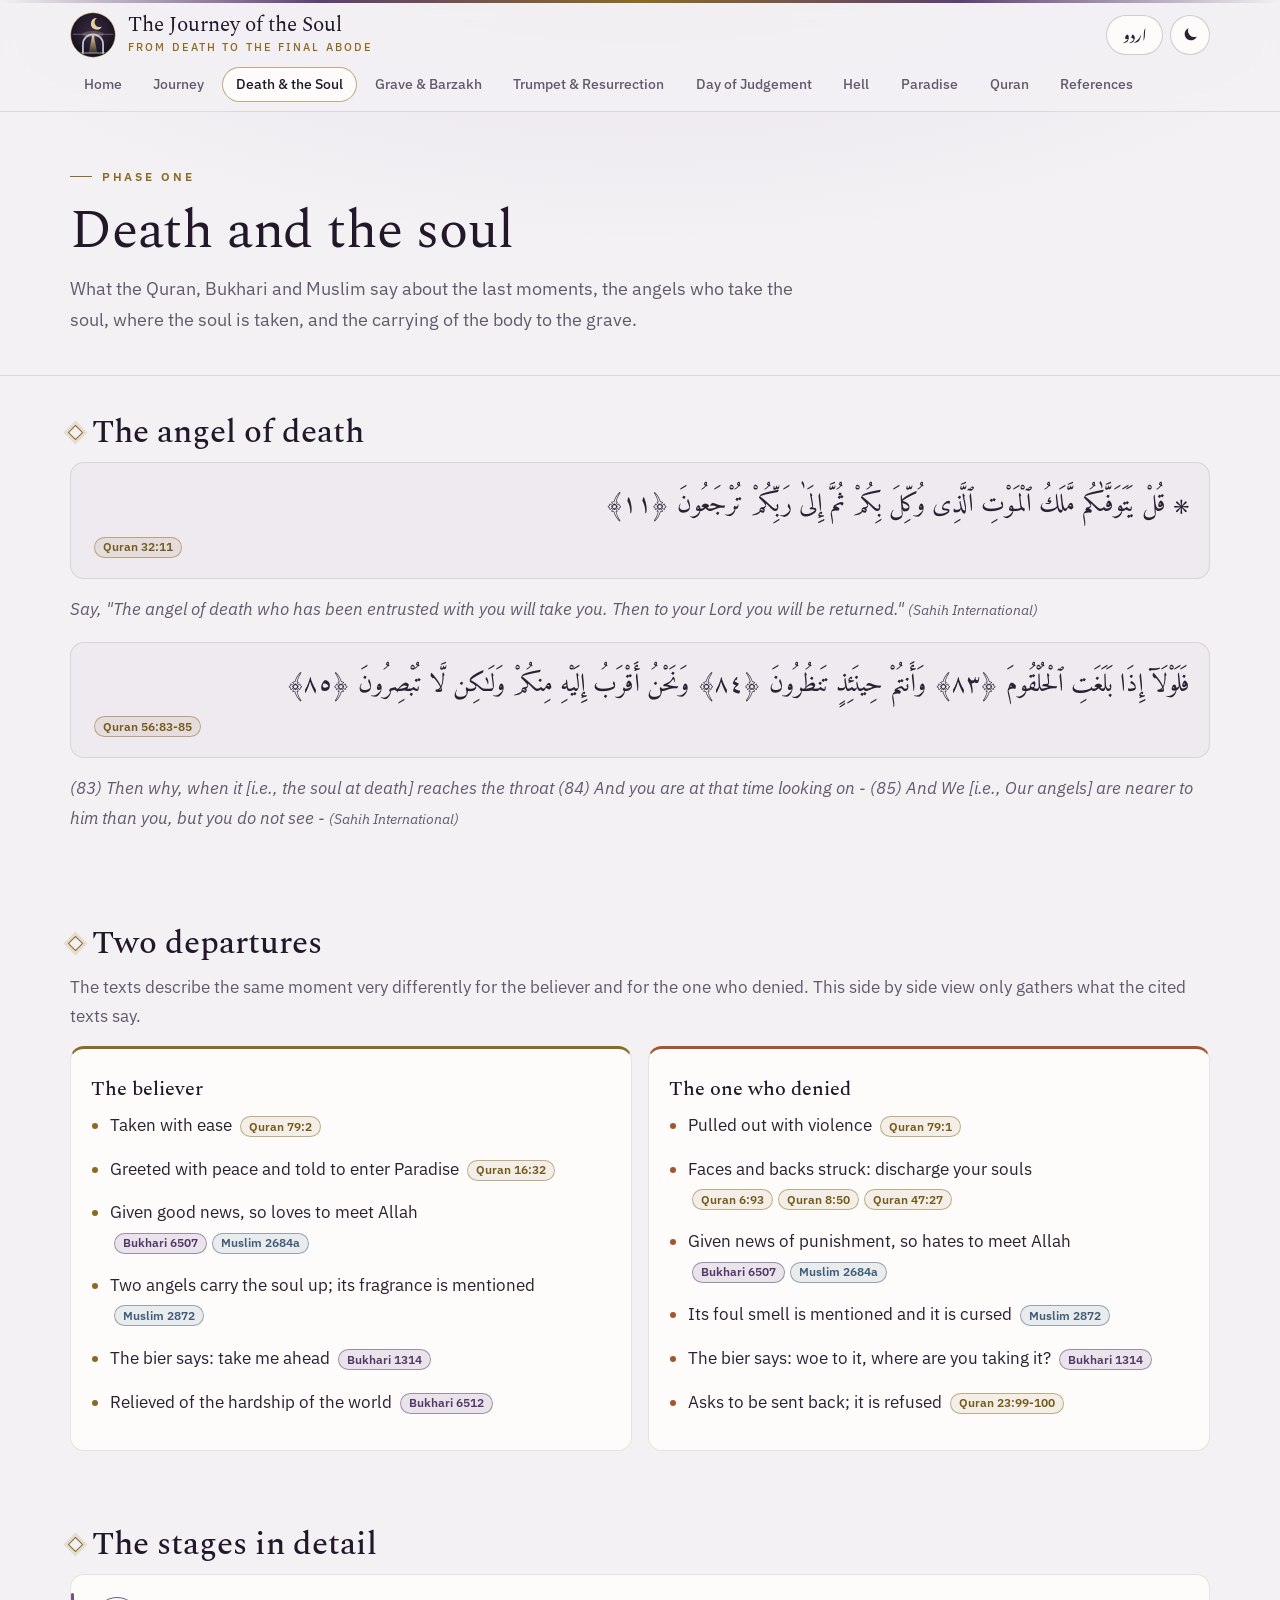
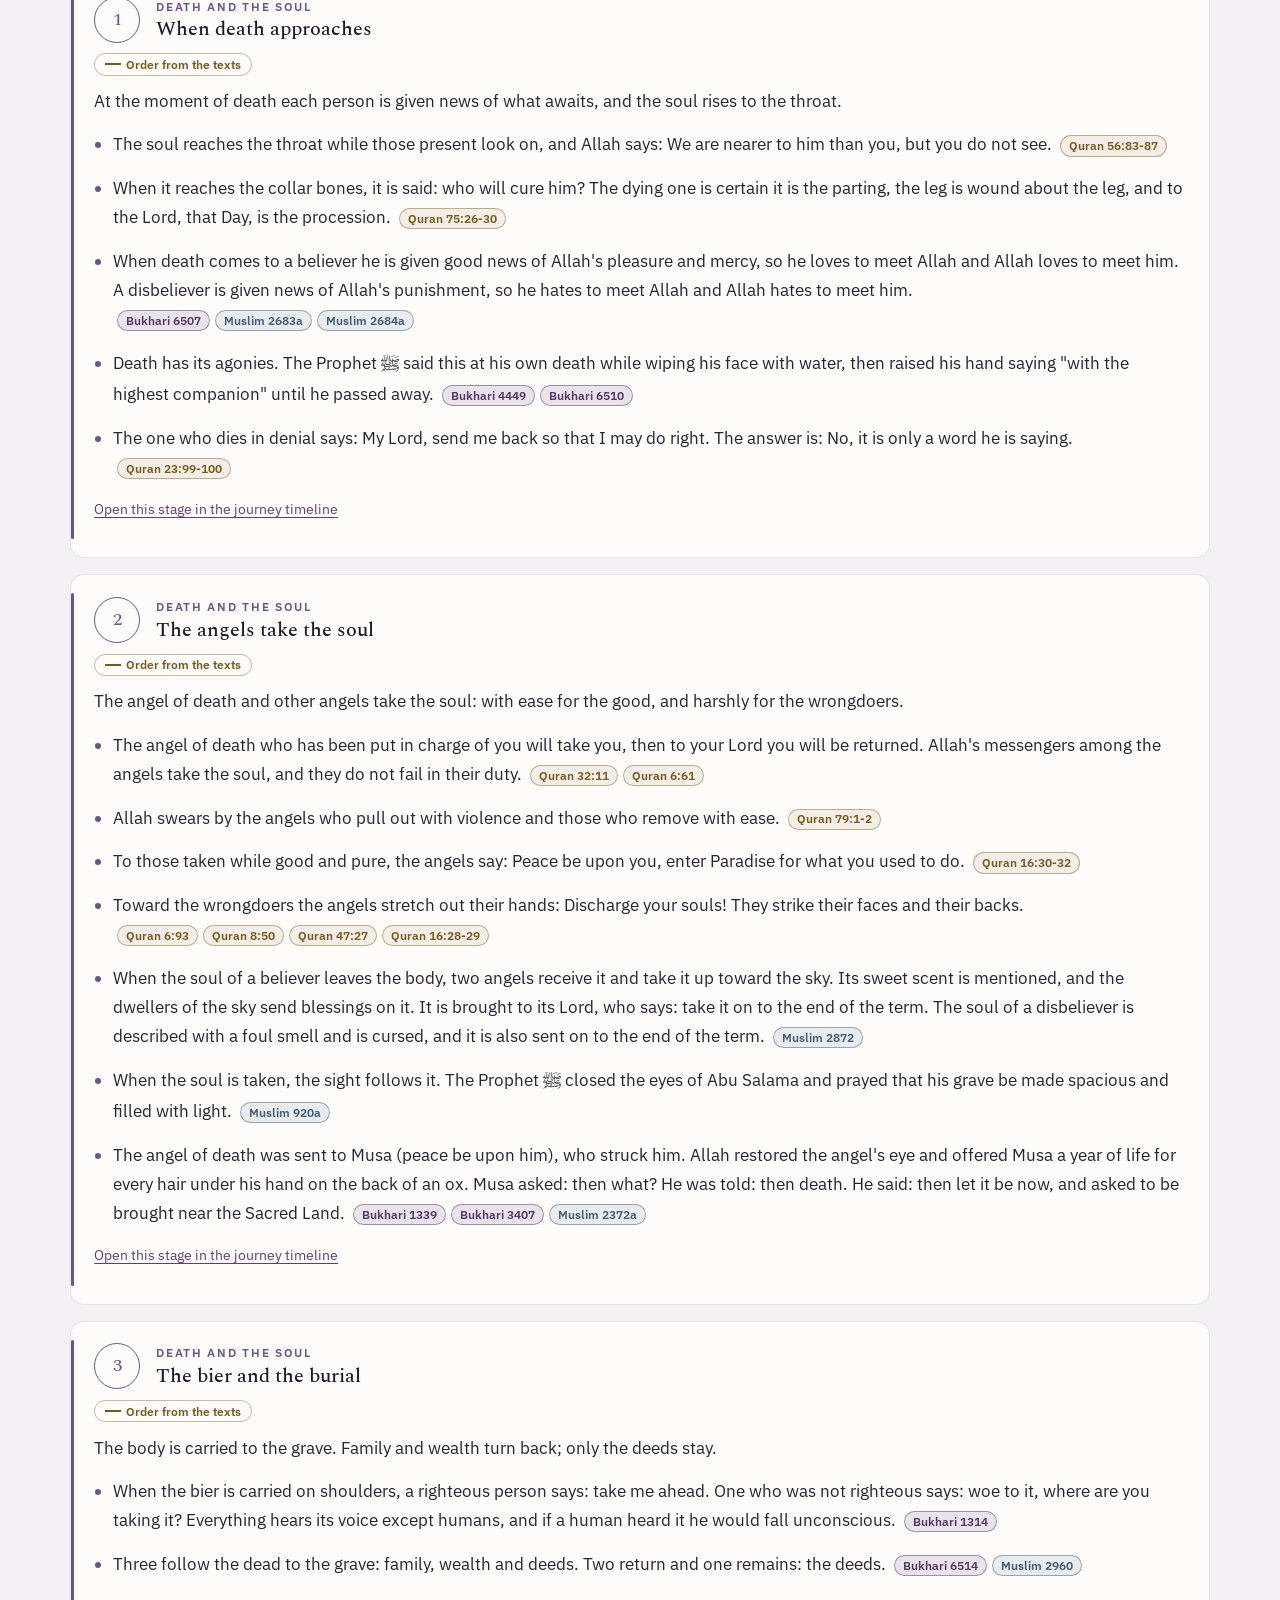
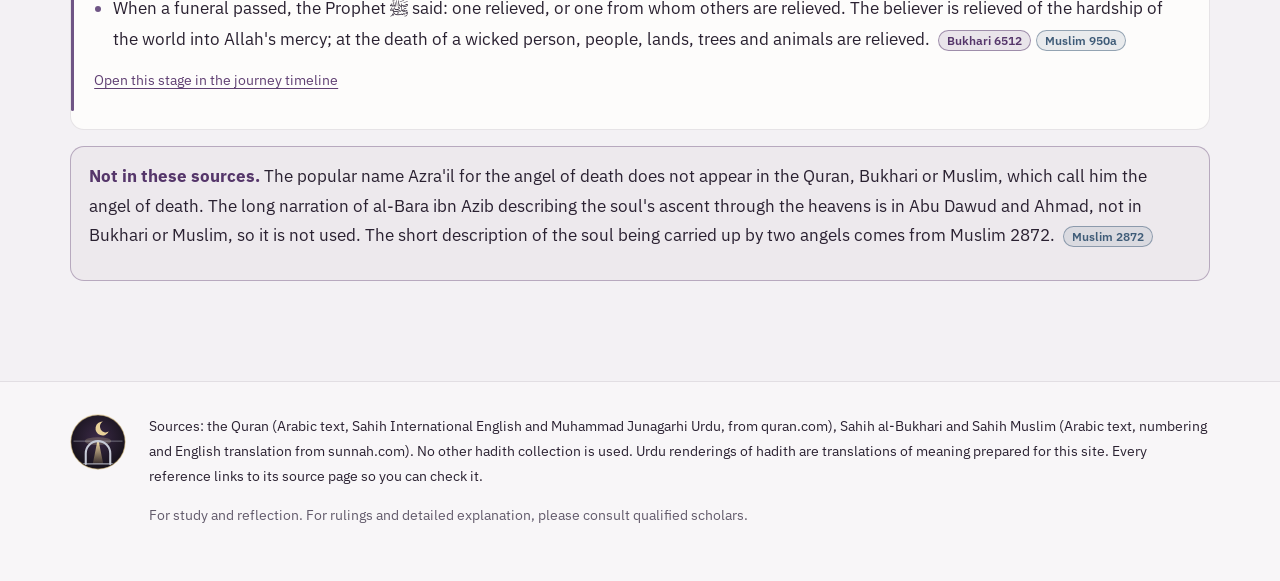
<file: death.html>
<!doctype html>
<html lang="en" dir="ltr">
<head>
<meta charset="utf-8">
<meta name="viewport" content="width=device-width, initial-scale=1">
<title>Death and the soul | The Journey of the Soul: from death to the final abode</title>
<meta name="description" content="The moment of death, the angels taking the soul, and the burial, from the Quran, Bukhari and Muslim.">
<meta name="theme-color" content="#121016">
<link rel="icon" href="assets/favicon.svg" type="image/svg+xml">
<script>(function(){try{var d=document.documentElement,l=localStorage.getItem('ak-lang')||'en',t=localStorage.getItem('ak-theme');if(!t&&window.matchMedia&&matchMedia('(prefers-color-scheme: light)').matches)t='light';d.lang=l;d.dir=l==='ur'?'rtl':'ltr';d.setAttribute('data-theme',t||'dark');}catch(e){}})();</script>
<link rel="preconnect" href="https://fonts.googleapis.com">
<link rel="preconnect" href="https://fonts.gstatic.com" crossorigin>
<link rel="stylesheet" href="https://fonts.googleapis.com/css2?family=Amiri:wght@400;700&family=IBM+Plex+Sans:wght@400;500;600&family=Noto+Nastaliq+Urdu:wght@400;600&family=Spectral:wght@400;500&display=swap">
<link rel="stylesheet" href="css/style.css">
</head>
<body data-page="death">
<a class="skip" href="#main"><span data-l="en">Skip to content</span><span data-l="ur" lang="ur">مواد پر جائیں</span></a>
<header class="site-head">
 <div class="topband" aria-hidden="true"></div>
 <div class="wrap head-row">
  <a class="brand" href="index.html"><svg viewBox="0 0 64 64" xmlns="http://www.w3.org/2000/svg" aria-hidden="true" focusable="false"><defs><radialGradient id="hl-bg" cx=".5" cy=".42" r=".62"><stop offset="0" stop-color="#3b2a47"/><stop offset="1" stop-color="#131017"/></radialGradient><linearGradient id="hl-pt" x1="0" y1="1" x2="0" y2="0"><stop offset="0" stop-color="#d8bc7a" stop-opacity=".15"/><stop offset="1" stop-color="#f2dfaa"/></linearGradient><clipPath id="hl-c"><circle cx="32" cy="32" r="30"/></clipPath></defs><circle cx="32" cy="32" r="31" fill="url(#hl-bg)" stroke="#d8bc7a" stroke-opacity=".55" stroke-width="1.2"/><g clip-path="url(#hl-c)"><ellipse cx="32" cy="31" rx="15" ry="4.5" fill="#f2dfaa" opacity=".22"/><path d="M4 31h56" stroke="#c6cad6" stroke-width="1" opacity=".55"/><path d="M26 57 31.2 31h1.6L38 57z" fill="url(#hl-pt)"/><path d="M18 57V45a14 14 0 0 1 28 0v12" fill="none" stroke="#c6cad6" stroke-width="2.4" stroke-linecap="round"/><path d="M6 57h52" stroke="#c6cad6" stroke-width="1.6" opacity=".8"/></g><path d="M37.5 8.5a8 8 0 1 0 6.8 11.6 6.3 6.3 0 1 1-6.8-11.6z" fill="#e9d29a"/></svg><span class="brand-txt"><span data-l="en">The Journey of the Soul<small>From death to the final abode</small></span><span data-l="ur" lang="ur">روح کا سفر<small>موت سے آخری ٹھکانے تک</small></span></span></a>
  <div class="controls">
   <button class="btn-ctl" id="langBtn" type="button" aria-label="Switch language / زبان تبدیل کریں"><span data-l="en" lang="ur">اردو</span><span data-l="ur" lang="en">English</span></button>
   <button class="btn-ctl icon" id="themeBtn" type="button" data-label-en="Toggle light or dark theme" data-label-ur="روشن یا تاریک انداز" aria-label="Toggle light or dark theme"><svg viewBox="0 0 24 24" aria-hidden="true"><path class="i-moon" d="M20 14.5A8 8 0 0 1 9.5 4a8 8 0 1 0 10.5 10.5z"/><g class="i-sun"><circle cx="12" cy="12" r="4.2"/><path d="M12 2v2.5M12 19.5V22M2 12h2.5M19.5 12H22M4.9 4.9l1.8 1.8M17.3 17.3l1.8 1.8M4.9 19.1l1.8-1.8M17.3 6.7l1.8-1.8"/></g></svg></button>
   <button class="btn-ctl icon menu-btn" id="menuBtn" type="button" aria-expanded="false" aria-controls="siteNav" data-label-en="Menu" data-label-ur="فہرست" aria-label="Menu"><svg viewBox="0 0 24 24" aria-hidden="true"><path d="M4 7h16M4 12h16M4 17h16"/></svg></button>
  </div>
 </div>
 <nav class="site-nav" id="siteNav" aria-label="Main"><ul class="wrap"><li><a href="index.html"><span data-l="en">Home</span><span data-l="ur" lang="ur">سرورق</span></a></li><li><a href="timeline.html"><span data-l="en">Journey</span><span data-l="ur" lang="ur">سفر</span></a></li><li><a href="death.html" aria-current="page"><span data-l="en">Death &amp; the Soul</span><span data-l="ur" lang="ur">موت اور روح</span></a></li><li><a href="barzakh.html"><span data-l="en">Grave &amp; Barzakh</span><span data-l="ur" lang="ur">قبر اور برزخ</span></a></li><li><a href="resurrection.html"><span data-l="en">Trumpet &amp; Resurrection</span><span data-l="ur" lang="ur">صور اور حشر</span></a></li><li><a href="judgement.html"><span data-l="en">Day of Judgement</span><span data-l="ur" lang="ur">یومِ حساب</span></a></li><li><a href="hell.html"><span data-l="en">Hell</span><span data-l="ur" lang="ur">جہنم</span></a></li><li><a href="paradise.html"><span data-l="en">Paradise</span><span data-l="ur" lang="ur">جنت</span></a></li><li><a href="quran.html"><span data-l="en">Quran</span><span data-l="ur" lang="ur">قرآن</span></a></li><li><a href="references.html"><span data-l="en">References</span><span data-l="ur" lang="ur">حوالہ جات</span></a></li></ul></nav>
</header>
<main id="main">
<section class="page-hero"><div class="wrap"><p data-l="en" class="kicker">Phase one</p><p data-l="ur" lang="ur" dir="rtl" class="kicker">پہلا حصہ</p><h1 data-l="en">Death and the soul</h1><h1 data-l="ur" lang="ur" dir="rtl">موت اور روح</h1><p data-l="en" class="lead">What the Quran, Bukhari and Muslim say about the last moments, the angels who take the soul, where the soul is taken, and the carrying of the body to the grave.</p><p data-l="ur" lang="ur" dir="rtl" class="lead">قرآن، بخاری اور مسلم آخری لمحات، روح قبض کرنے والے فرشتوں، روح کو کہاں لے جایا جاتا ہے، اور میت کو قبر تک لے جانے کے بارے میں کیا کہتے ہیں۔</p></div></section>
<section class="wrap section"><h2 data-l="en">The angel of death</h2><h2 data-l="ur" lang="ur" dir="rtl">موت کا فرشتہ</h2><div class="quote"><blockquote class="ar" lang="ar" dir="rtl">۞ قُلْ يَتَوَفَّىٰكُم مَّلَكُ ٱلْمَوْتِ ٱلَّذِى وُكِّلَ بِكُمْ ثُمَّ إِلَىٰ رَبِّكُمْ تُرْجَعُونَ ﴿١١﴾<footer><span class="refs"><a class="ref ref-quran" href="https://quran.com/32/11" target="_blank" rel="noopener" title="Quran 32:11 | Surah 32, Ayah 11"><span data-l="en">Quran 32:11</span><span data-l="ur">قرآن <bdi dir="ltr">32:11</bdi></span></a></span></footer></blockquote><p class="tr" data-l="en" dir="ltr">Say, "The angel of death who has been entrusted with you will take you. Then to your Lord you will be returned." <span class="small muted">(Sahih International)</span></p><p class="tr" data-l="ur" lang="ur" dir="rtl">کہہ دیجئے! کہ تمہیں موت کا فرشتہ فوت کرے گا جو تم پر مقرر کیا گیا ہے. پھر تم سب اپنے پروردگار کی طرف لوٹائے جاؤ گے. <span class="small muted">(جوناگڑھی)</span></p></div><div class="quote"><blockquote class="ar" lang="ar" dir="rtl">فَلَوْلَآ إِذَا بَلَغَتِ ٱلْحُلْقُومَ ﴿٨٣﴾ وَأَنتُمْ حِينَئِذٍ تَنظُرُونَ ﴿٨٤﴾ وَنَحْنُ أَقْرَبُ إِلَيْهِ مِنكُمْ وَلَـٰكِن لَّا تُبْصِرُونَ ﴿٨٥﴾<footer><span class="refs"><a class="ref ref-quran" href="https://quran.com/56/83-85" target="_blank" rel="noopener" title="Quran 56:83-85 | Surah 56, Ayah 83-85"><span data-l="en">Quran 56:83-85</span><span data-l="ur">قرآن <bdi dir="ltr">56:83-85</bdi></span></a></span></footer></blockquote><p class="tr" data-l="en" dir="ltr">(83) Then why, when it [i.e., the soul at death] reaches the throat (84) And you are at that time looking on - (85) And We [i.e., Our angels] are nearer to him than you, but you do not see - <span class="small muted">(Sahih International)</span></p><p class="tr" data-l="ur" lang="ur" dir="rtl">(83) پس جبکہ روح نرخرے تک پہنچ جائے. (84) اور تم اس وقت آنکھوں سے دیکھتے رہو. (85) ہم اس شخص سے بہ نسبت تمہارے بہت زیاده قریب ہوتے ہیں لیکن تم نہیں دیکھ سکتے. <span class="small muted">(جوناگڑھی)</span></p></div></section>
<section class="wrap section"><h2 data-l="en">Two departures</h2><h2 data-l="ur" lang="ur" dir="rtl">دو طرح کی روانگی</h2>
 <p data-l="en" class="muted">The texts describe the same moment very differently for the believer and for the one who denied. This side by side view only gathers what the cited texts say.</p><p data-l="ur" lang="ur" dir="rtl" class="muted">نصوص ایک ہی لمحے کو مومن اور منکر کے لیے بالکل مختلف بیان کرتی ہیں۔ یہ موازنہ صرف وہی جمع کرتا ہے جو حوالہ شدہ نصوص میں ہے۔</p>
 <div class="grid2 ph-barzakh"><div class="card phase-card ph-judgement"><h3 data-l="en">The believer</h3><h3 data-l="ur" lang="ur" dir="rtl">مومن</h3><ul class="points"><li><p data-l="en">Taken with ease <span class="refs"><a class="ref ref-quran" href="https://quran.com/79/2" target="_blank" rel="noopener" title="Quran 79:2 | Surah 79, Ayah 2"><span data-l="en">Quran 79:2</span><span data-l="ur">قرآن <bdi dir="ltr">79:2</bdi></span></a></span></p><p data-l="ur" lang="ur" dir="rtl">آسانی سے قبض <span class="refs"><a class="ref ref-quran" href="https://quran.com/79/2" target="_blank" rel="noopener" title="Quran 79:2 | Surah 79, Ayah 2"><span data-l="en">Quran 79:2</span><span data-l="ur">قرآن <bdi dir="ltr">79:2</bdi></span></a></span></p></li><li><p data-l="en">Greeted with peace and told to enter Paradise <span class="refs"><a class="ref ref-quran" href="https://quran.com/16/32" target="_blank" rel="noopener" title="Quran 16:32 | Surah 16, Ayah 32"><span data-l="en">Quran 16:32</span><span data-l="ur">قرآن <bdi dir="ltr">16:32</bdi></span></a></span></p><p data-l="ur" lang="ur" dir="rtl">سلام اور جنت کی خوشخبری <span class="refs"><a class="ref ref-quran" href="https://quran.com/16/32" target="_blank" rel="noopener" title="Quran 16:32 | Surah 16, Ayah 32"><span data-l="en">Quran 16:32</span><span data-l="ur">قرآن <bdi dir="ltr">16:32</bdi></span></a></span></p></li><li><p data-l="en">Given good news, so loves to meet Allah <span class="refs"><a class="ref ref-bukhari" href="https://sunnah.com/bukhari:6507" target="_blank" rel="noopener" title="Sahih al-Bukhari 6507 | In-book: Book 81, Hadith 96"><span data-l="en">Bukhari 6507</span><span data-l="ur">بخاری <bdi dir="ltr">6507</bdi></span></a><a class="ref ref-muslim" href="https://sunnah.com/muslim:2684a" target="_blank" rel="noopener" title="Sahih Muslim 2684a | In-book: Book 48, Hadith 18"><span data-l="en">Muslim 2684a</span><span data-l="ur">مسلم <bdi dir="ltr">2684a</bdi></span></a></span></p><p data-l="ur" lang="ur" dir="rtl">خوشخبری، اس لیے اللہ سے ملاقات پسند <span class="refs"><a class="ref ref-bukhari" href="https://sunnah.com/bukhari:6507" target="_blank" rel="noopener" title="Sahih al-Bukhari 6507 | In-book: Book 81, Hadith 96"><span data-l="en">Bukhari 6507</span><span data-l="ur">بخاری <bdi dir="ltr">6507</bdi></span></a><a class="ref ref-muslim" href="https://sunnah.com/muslim:2684a" target="_blank" rel="noopener" title="Sahih Muslim 2684a | In-book: Book 48, Hadith 18"><span data-l="en">Muslim 2684a</span><span data-l="ur">مسلم <bdi dir="ltr">2684a</bdi></span></a></span></p></li><li><p data-l="en">Two angels carry the soul up; its fragrance is mentioned <span class="refs"><a class="ref ref-muslim" href="https://sunnah.com/muslim:2872" target="_blank" rel="noopener" title="Sahih Muslim 2872 | In-book: Book 53, Hadith 90"><span data-l="en">Muslim 2872</span><span data-l="ur">مسلم <bdi dir="ltr">2872</bdi></span></a></span></p><p data-l="ur" lang="ur" dir="rtl">دو فرشتے روح کو اوپر لے جاتے ہیں، خوشبو کا ذکر <span class="refs"><a class="ref ref-muslim" href="https://sunnah.com/muslim:2872" target="_blank" rel="noopener" title="Sahih Muslim 2872 | In-book: Book 53, Hadith 90"><span data-l="en">Muslim 2872</span><span data-l="ur">مسلم <bdi dir="ltr">2872</bdi></span></a></span></p></li><li><p data-l="en">The bier says: take me ahead <span class="refs"><a class="ref ref-bukhari" href="https://sunnah.com/bukhari:1314" target="_blank" rel="noopener" title="Sahih al-Bukhari 1314 | In-book: Book 23, Hadith 71"><span data-l="en">Bukhari 1314</span><span data-l="ur">بخاری <bdi dir="ltr">1314</bdi></span></a></span></p><p data-l="ur" lang="ur" dir="rtl">جنازہ کہتا ہے: مجھے آگے لے چلو <span class="refs"><a class="ref ref-bukhari" href="https://sunnah.com/bukhari:1314" target="_blank" rel="noopener" title="Sahih al-Bukhari 1314 | In-book: Book 23, Hadith 71"><span data-l="en">Bukhari 1314</span><span data-l="ur">بخاری <bdi dir="ltr">1314</bdi></span></a></span></p></li><li><p data-l="en">Relieved of the hardship of the world <span class="refs"><a class="ref ref-bukhari" href="https://sunnah.com/bukhari:6512" target="_blank" rel="noopener" title="Sahih al-Bukhari 6512 | In-book: Book 81, Hadith 101"><span data-l="en">Bukhari 6512</span><span data-l="ur">بخاری <bdi dir="ltr">6512</bdi></span></a></span></p><p data-l="ur" lang="ur" dir="rtl">دنیا کی مشقت سے آرام <span class="refs"><a class="ref ref-bukhari" href="https://sunnah.com/bukhari:6512" target="_blank" rel="noopener" title="Sahih al-Bukhari 6512 | In-book: Book 81, Hadith 101"><span data-l="en">Bukhari 6512</span><span data-l="ur">بخاری <bdi dir="ltr">6512</bdi></span></a></span></p></li></ul></div><div class="card phase-card ph-abode"><h3 data-l="en">The one who denied</h3><h3 data-l="ur" lang="ur" dir="rtl">انکار کرنے والا</h3><ul class="points"><li><p data-l="en">Pulled out with violence <span class="refs"><a class="ref ref-quran" href="https://quran.com/79/1" target="_blank" rel="noopener" title="Quran 79:1 | Surah 79, Ayah 1"><span data-l="en">Quran 79:1</span><span data-l="ur">قرآن <bdi dir="ltr">79:1</bdi></span></a></span></p><p data-l="ur" lang="ur" dir="rtl">سختی سے کھینچ کر نکالنا <span class="refs"><a class="ref ref-quran" href="https://quran.com/79/1" target="_blank" rel="noopener" title="Quran 79:1 | Surah 79, Ayah 1"><span data-l="en">Quran 79:1</span><span data-l="ur">قرآن <bdi dir="ltr">79:1</bdi></span></a></span></p></li><li><p data-l="en">Faces and backs struck: discharge your souls <span class="refs"><a class="ref ref-quran" href="https://quran.com/6/93" target="_blank" rel="noopener" title="Quran 6:93 | Surah 6, Ayah 93"><span data-l="en">Quran 6:93</span><span data-l="ur">قرآن <bdi dir="ltr">6:93</bdi></span></a><a class="ref ref-quran" href="https://quran.com/8/50" target="_blank" rel="noopener" title="Quran 8:50 | Surah 8, Ayah 50"><span data-l="en">Quran 8:50</span><span data-l="ur">قرآن <bdi dir="ltr">8:50</bdi></span></a><a class="ref ref-quran" href="https://quran.com/47/27" target="_blank" rel="noopener" title="Quran 47:27 | Surah 47, Ayah 27"><span data-l="en">Quran 47:27</span><span data-l="ur">قرآن <bdi dir="ltr">47:27</bdi></span></a></span></p><p data-l="ur" lang="ur" dir="rtl">چہروں اور پیٹھوں پر مار: اپنی جانیں نکالو <span class="refs"><a class="ref ref-quran" href="https://quran.com/6/93" target="_blank" rel="noopener" title="Quran 6:93 | Surah 6, Ayah 93"><span data-l="en">Quran 6:93</span><span data-l="ur">قرآن <bdi dir="ltr">6:93</bdi></span></a><a class="ref ref-quran" href="https://quran.com/8/50" target="_blank" rel="noopener" title="Quran 8:50 | Surah 8, Ayah 50"><span data-l="en">Quran 8:50</span><span data-l="ur">قرآن <bdi dir="ltr">8:50</bdi></span></a><a class="ref ref-quran" href="https://quran.com/47/27" target="_blank" rel="noopener" title="Quran 47:27 | Surah 47, Ayah 27"><span data-l="en">Quran 47:27</span><span data-l="ur">قرآن <bdi dir="ltr">47:27</bdi></span></a></span></p></li><li><p data-l="en">Given news of punishment, so hates to meet Allah <span class="refs"><a class="ref ref-bukhari" href="https://sunnah.com/bukhari:6507" target="_blank" rel="noopener" title="Sahih al-Bukhari 6507 | In-book: Book 81, Hadith 96"><span data-l="en">Bukhari 6507</span><span data-l="ur">بخاری <bdi dir="ltr">6507</bdi></span></a><a class="ref ref-muslim" href="https://sunnah.com/muslim:2684a" target="_blank" rel="noopener" title="Sahih Muslim 2684a | In-book: Book 48, Hadith 18"><span data-l="en">Muslim 2684a</span><span data-l="ur">مسلم <bdi dir="ltr">2684a</bdi></span></a></span></p><p data-l="ur" lang="ur" dir="rtl">عذاب کی خبر، اس لیے اللہ سے ملاقات ناپسند <span class="refs"><a class="ref ref-bukhari" href="https://sunnah.com/bukhari:6507" target="_blank" rel="noopener" title="Sahih al-Bukhari 6507 | In-book: Book 81, Hadith 96"><span data-l="en">Bukhari 6507</span><span data-l="ur">بخاری <bdi dir="ltr">6507</bdi></span></a><a class="ref ref-muslim" href="https://sunnah.com/muslim:2684a" target="_blank" rel="noopener" title="Sahih Muslim 2684a | In-book: Book 48, Hadith 18"><span data-l="en">Muslim 2684a</span><span data-l="ur">مسلم <bdi dir="ltr">2684a</bdi></span></a></span></p></li><li><p data-l="en">Its foul smell is mentioned and it is cursed <span class="refs"><a class="ref ref-muslim" href="https://sunnah.com/muslim:2872" target="_blank" rel="noopener" title="Sahih Muslim 2872 | In-book: Book 53, Hadith 90"><span data-l="en">Muslim 2872</span><span data-l="ur">مسلم <bdi dir="ltr">2872</bdi></span></a></span></p><p data-l="ur" lang="ur" dir="rtl">بدبو اور لعنت کا ذکر <span class="refs"><a class="ref ref-muslim" href="https://sunnah.com/muslim:2872" target="_blank" rel="noopener" title="Sahih Muslim 2872 | In-book: Book 53, Hadith 90"><span data-l="en">Muslim 2872</span><span data-l="ur">مسلم <bdi dir="ltr">2872</bdi></span></a></span></p></li><li><p data-l="en">The bier says: woe to it, where are you taking it? <span class="refs"><a class="ref ref-bukhari" href="https://sunnah.com/bukhari:1314" target="_blank" rel="noopener" title="Sahih al-Bukhari 1314 | In-book: Book 23, Hadith 71"><span data-l="en">Bukhari 1314</span><span data-l="ur">بخاری <bdi dir="ltr">1314</bdi></span></a></span></p><p data-l="ur" lang="ur" dir="rtl">جنازہ کہتا ہے: ہائے افسوس، کہاں لے جا رہے ہو؟ <span class="refs"><a class="ref ref-bukhari" href="https://sunnah.com/bukhari:1314" target="_blank" rel="noopener" title="Sahih al-Bukhari 1314 | In-book: Book 23, Hadith 71"><span data-l="en">Bukhari 1314</span><span data-l="ur">بخاری <bdi dir="ltr">1314</bdi></span></a></span></p></li><li><p data-l="en">Asks to be sent back; it is refused <span class="refs"><a class="ref ref-quran" href="https://quran.com/23/99-100" target="_blank" rel="noopener" title="Quran 23:99-100 | Surah 23, Ayah 99-100"><span data-l="en">Quran 23:99-100</span><span data-l="ur">قرآن <bdi dir="ltr">23:99-100</bdi></span></a></span></p><p data-l="ur" lang="ur" dir="rtl">واپسی مانگتا ہے، انکار ہوتا ہے <span class="refs"><a class="ref ref-quran" href="https://quran.com/23/99-100" target="_blank" rel="noopener" title="Quran 23:99-100 | Surah 23, Ayah 99-100"><span data-l="en">Quran 23:99-100</span><span data-l="ur">قرآن <bdi dir="ltr">23:99-100</bdi></span></a></span></p></li></ul></div></div></section>
<section class="wrap section"><h2 data-l="en">The stages in detail</h2><h2 data-l="ur" lang="ur" dir="rtl">مراحل کی تفصیل</h2><article class="stage ph-death" id="approach"><header><span class="stage-num">1</span><div><p data-l="en" class="phase-tag">Death and the soul</p><p data-l="ur" lang="ur" dir="rtl" class="phase-tag">موت اور روح</p><h3 data-l="en">When death approaches</h3><h3 data-l="ur" lang="ur" dir="rtl">جب موت قریب آتی ہے</h3></div></header><div class="stage-meta"><span class="badge o-text" title="A text links this stage to the one before or after it."><span data-l="en">Order from the texts</span><span data-l="ur" lang="ur">ترتیب نصوص سے</span></span></div><p data-l="en" class="stage-sum">At the moment of death each person is given news of what awaits, and the soul rises to the throat.</p><p data-l="ur" lang="ur" dir="rtl" class="stage-sum">موت کے وقت ہر شخص کو آگے آنے والے انجام کی خبر دی جاتی ہے، اور روح حلق تک آ پہنچتی ہے۔</p><ul class="points"><li><p data-l="en">The soul reaches the throat while those present look on, and Allah says: We are nearer to him than you, but you do not see. <span class="refs"><a class="ref ref-quran" href="https://quran.com/56/83-87" target="_blank" rel="noopener" title="Quran 56:83-87 | Surah 56, Ayah 83-87"><span data-l="en">Quran 56:83-87</span><span data-l="ur">قرآن <bdi dir="ltr">56:83-87</bdi></span></a></span></p><p data-l="ur" lang="ur" dir="rtl">روح حلق تک پہنچ جاتی ہے اور پاس بیٹھے لوگ دیکھ رہے ہوتے ہیں، اور اللہ تعالیٰ فرماتا ہے: ہم تم سے زیادہ اس کے قریب ہوتے ہیں لیکن تم نہیں دیکھتے۔ <span class="refs"><a class="ref ref-quran" href="https://quran.com/56/83-87" target="_blank" rel="noopener" title="Quran 56:83-87 | Surah 56, Ayah 83-87"><span data-l="en">Quran 56:83-87</span><span data-l="ur">قرآن <bdi dir="ltr">56:83-87</bdi></span></a></span></p></li><li><p data-l="en">When it reaches the collar bones, it is said: who will cure him? The dying one is certain it is the parting, the leg is wound about the leg, and to the Lord, that Day, is the procession. <span class="refs"><a class="ref ref-quran" href="https://quran.com/75/26-30" target="_blank" rel="noopener" title="Quran 75:26-30 | Surah 75, Ayah 26-30"><span data-l="en">Quran 75:26-30</span><span data-l="ur">قرآن <bdi dir="ltr">75:26-30</bdi></span></a></span></p><p data-l="ur" lang="ur" dir="rtl">جب روح ہنسلی کی ہڈیوں تک پہنچتی ہے تو کہا جاتا ہے: کون ہے جو علاج کرے؟ مرنے والا یقین کر لیتا ہے کہ یہ جدائی کا وقت ہے، پنڈلی سے پنڈلی لپٹ جاتی ہے، اور اس دن رب ہی کی طرف چلنا ہے۔ <span class="refs"><a class="ref ref-quran" href="https://quran.com/75/26-30" target="_blank" rel="noopener" title="Quran 75:26-30 | Surah 75, Ayah 26-30"><span data-l="en">Quran 75:26-30</span><span data-l="ur">قرآن <bdi dir="ltr">75:26-30</bdi></span></a></span></p></li><li><p data-l="en">When death comes to a believer he is given good news of Allah's pleasure and mercy, so he loves to meet Allah and Allah loves to meet him. A disbeliever is given news of Allah's punishment, so he hates to meet Allah and Allah hates to meet him. <span class="refs"><a class="ref ref-bukhari" href="https://sunnah.com/bukhari:6507" target="_blank" rel="noopener" title="Sahih al-Bukhari 6507 | In-book: Book 81, Hadith 96"><span data-l="en">Bukhari 6507</span><span data-l="ur">بخاری <bdi dir="ltr">6507</bdi></span></a><a class="ref ref-muslim" href="https://sunnah.com/muslim:2683a" target="_blank" rel="noopener" title="Sahih Muslim 2683a | In-book: Book 48, Hadith 16"><span data-l="en">Muslim 2683a</span><span data-l="ur">مسلم <bdi dir="ltr">2683a</bdi></span></a><a class="ref ref-muslim" href="https://sunnah.com/muslim:2684a" target="_blank" rel="noopener" title="Sahih Muslim 2684a | In-book: Book 48, Hadith 18"><span data-l="en">Muslim 2684a</span><span data-l="ur">مسلم <bdi dir="ltr">2684a</bdi></span></a></span></p><p data-l="ur" lang="ur" dir="rtl">جب مومن کی موت کا وقت آتا ہے تو اسے اللہ کی رضا اور رحمت کی خوشخبری دی جاتی ہے، اس لیے وہ اللہ سے ملاقات کو پسند کرتا ہے اور اللہ بھی اس سے ملاقات کو پسند کرتا ہے۔ کافر کو اللہ کے عذاب کی خبر دی جاتی ہے، اس لیے وہ اللہ سے ملاقات کو ناپسند کرتا ہے اور اللہ بھی اس سے ملاقات کو ناپسند کرتا ہے۔ <span class="refs"><a class="ref ref-bukhari" href="https://sunnah.com/bukhari:6507" target="_blank" rel="noopener" title="Sahih al-Bukhari 6507 | In-book: Book 81, Hadith 96"><span data-l="en">Bukhari 6507</span><span data-l="ur">بخاری <bdi dir="ltr">6507</bdi></span></a><a class="ref ref-muslim" href="https://sunnah.com/muslim:2683a" target="_blank" rel="noopener" title="Sahih Muslim 2683a | In-book: Book 48, Hadith 16"><span data-l="en">Muslim 2683a</span><span data-l="ur">مسلم <bdi dir="ltr">2683a</bdi></span></a><a class="ref ref-muslim" href="https://sunnah.com/muslim:2684a" target="_blank" rel="noopener" title="Sahih Muslim 2684a | In-book: Book 48, Hadith 18"><span data-l="en">Muslim 2684a</span><span data-l="ur">مسلم <bdi dir="ltr">2684a</bdi></span></a></span></p></li><li><p data-l="en">Death has its agonies. The Prophet <span class="saw">ﷺ</span> said this at his own death while wiping his face with water, then raised his hand saying "with the highest companion" until he passed away. <span class="refs"><a class="ref ref-bukhari" href="https://sunnah.com/bukhari:4449" target="_blank" rel="noopener" title="Sahih al-Bukhari 4449 | In-book: Book 64, Hadith 469"><span data-l="en">Bukhari 4449</span><span data-l="ur">بخاری <bdi dir="ltr">4449</bdi></span></a><a class="ref ref-bukhari" href="https://sunnah.com/bukhari:6510" target="_blank" rel="noopener" title="Sahih al-Bukhari 6510 | In-book: Book 81, Hadith 99"><span data-l="en">Bukhari 6510</span><span data-l="ur">بخاری <bdi dir="ltr">6510</bdi></span></a></span></p><p data-l="ur" lang="ur" dir="rtl">موت کی سختیاں ہوتی ہیں۔ نبی کریم <span class="saw">ﷺ</span> نے اپنی وفات کے وقت پانی سے چہرہ مبارک پونچھتے ہوئے یہ فرمایا، پھر ہاتھ اٹھا کر "رفیقِ اعلیٰ کے ساتھ" فرماتے رہے یہاں تک کہ وفات پا گئے۔ <span class="refs"><a class="ref ref-bukhari" href="https://sunnah.com/bukhari:4449" target="_blank" rel="noopener" title="Sahih al-Bukhari 4449 | In-book: Book 64, Hadith 469"><span data-l="en">Bukhari 4449</span><span data-l="ur">بخاری <bdi dir="ltr">4449</bdi></span></a><a class="ref ref-bukhari" href="https://sunnah.com/bukhari:6510" target="_blank" rel="noopener" title="Sahih al-Bukhari 6510 | In-book: Book 81, Hadith 99"><span data-l="en">Bukhari 6510</span><span data-l="ur">بخاری <bdi dir="ltr">6510</bdi></span></a></span></p></li><li><p data-l="en">The one who dies in denial says: My Lord, send me back so that I may do right. The answer is: No, it is only a word he is saying. <span class="refs"><a class="ref ref-quran" href="https://quran.com/23/99-100" target="_blank" rel="noopener" title="Quran 23:99-100 | Surah 23, Ayah 99-100"><span data-l="en">Quran 23:99-100</span><span data-l="ur">قرآن <bdi dir="ltr">23:99-100</bdi></span></a></span></p><p data-l="ur" lang="ur" dir="rtl">انکار پر مرنے والا کہتا ہے: اے میرے رب، مجھے واپس بھیج دے تاکہ میں نیک عمل کروں۔ جواب ملتا ہے: ہرگز نہیں، یہ تو بس ایک بات ہے جو وہ کہہ رہا ہے۔ <span class="refs"><a class="ref ref-quran" href="https://quran.com/23/99-100" target="_blank" rel="noopener" title="Quran 23:99-100 | Surah 23, Ayah 99-100"><span data-l="en">Quran 23:99-100</span><span data-l="ur">قرآن <bdi dir="ltr">23:99-100</bdi></span></a></span></p></li></ul><p class="more"><a href="timeline.html#approach"><span data-l="en">Open this stage in the journey timeline</span><span data-l="ur" lang="ur">یہ مرحلہ سفر کی ٹائم لائن میں کھولیں</span></a></p></article><article class="stage ph-death" id="taking"><header><span class="stage-num">2</span><div><p data-l="en" class="phase-tag">Death and the soul</p><p data-l="ur" lang="ur" dir="rtl" class="phase-tag">موت اور روح</p><h3 data-l="en">The angels take the soul</h3><h3 data-l="ur" lang="ur" dir="rtl">فرشتے روح قبض کرتے ہیں</h3></div></header><div class="stage-meta"><span class="badge o-text" title="A text links this stage to the one before or after it."><span data-l="en">Order from the texts</span><span data-l="ur" lang="ur">ترتیب نصوص سے</span></span></div><p data-l="en" class="stage-sum">The angel of death and other angels take the soul: with ease for the good, and harshly for the wrongdoers.</p><p data-l="ur" lang="ur" dir="rtl" class="stage-sum">ملک الموت اور دوسرے فرشتے روح قبض کرتے ہیں: نیکوں کی آسانی سے اور ظالموں کی سختی سے۔</p><ul class="points"><li><p data-l="en">The angel of death who has been put in charge of you will take you, then to your Lord you will be returned. Allah's messengers among the angels take the soul, and they do not fail in their duty. <span class="refs"><a class="ref ref-quran" href="https://quran.com/32/11" target="_blank" rel="noopener" title="Quran 32:11 | Surah 32, Ayah 11"><span data-l="en">Quran 32:11</span><span data-l="ur">قرآن <bdi dir="ltr">32:11</bdi></span></a><a class="ref ref-quran" href="https://quran.com/6/61" target="_blank" rel="noopener" title="Quran 6:61 | Surah 6, Ayah 61"><span data-l="en">Quran 6:61</span><span data-l="ur">قرآن <bdi dir="ltr">6:61</bdi></span></a></span></p><p data-l="ur" lang="ur" dir="rtl">موت کا فرشتہ جو تم پر مقرر کیا گیا ہے تمہاری روح قبض کرے گا، پھر تم اپنے رب کی طرف لوٹائے جاؤ گے۔ اللہ کے بھیجے ہوئے فرشتے روح قبض کرتے ہیں اور وہ کوتاہی نہیں کرتے۔ <span class="refs"><a class="ref ref-quran" href="https://quran.com/32/11" target="_blank" rel="noopener" title="Quran 32:11 | Surah 32, Ayah 11"><span data-l="en">Quran 32:11</span><span data-l="ur">قرآن <bdi dir="ltr">32:11</bdi></span></a><a class="ref ref-quran" href="https://quran.com/6/61" target="_blank" rel="noopener" title="Quran 6:61 | Surah 6, Ayah 61"><span data-l="en">Quran 6:61</span><span data-l="ur">قرآن <bdi dir="ltr">6:61</bdi></span></a></span></p></li><li><p data-l="en">Allah swears by the angels who pull out with violence and those who remove with ease. <span class="refs"><a class="ref ref-quran" href="https://quran.com/79/1-2" target="_blank" rel="noopener" title="Quran 79:1-2 | Surah 79, Ayah 1-2"><span data-l="en">Quran 79:1-2</span><span data-l="ur">قرآن <bdi dir="ltr">79:1-2</bdi></span></a></span></p><p data-l="ur" lang="ur" dir="rtl">اللہ تعالیٰ ان فرشتوں کی قسم کھاتا ہے جو سختی سے کھینچ کر نکالتے ہیں اور جو نرمی سے نکالتے ہیں۔ <span class="refs"><a class="ref ref-quran" href="https://quran.com/79/1-2" target="_blank" rel="noopener" title="Quran 79:1-2 | Surah 79, Ayah 1-2"><span data-l="en">Quran 79:1-2</span><span data-l="ur">قرآن <bdi dir="ltr">79:1-2</bdi></span></a></span></p></li><li><p data-l="en">To those taken while good and pure, the angels say: Peace be upon you, enter Paradise for what you used to do. <span class="refs"><a class="ref ref-quran" href="https://quran.com/16/30-32" target="_blank" rel="noopener" title="Quran 16:30-32 | Surah 16, Ayah 30-32"><span data-l="en">Quran 16:30-32</span><span data-l="ur">قرآن <bdi dir="ltr">16:30-32</bdi></span></a></span></p><p data-l="ur" lang="ur" dir="rtl">جن کی روح پاکیزگی کی حالت میں قبض کی جاتی ہے ان سے فرشتے کہتے ہیں: تم پر سلامتی ہو، اپنے اعمال کے بدلے جنت میں داخل ہو جاؤ۔ <span class="refs"><a class="ref ref-quran" href="https://quran.com/16/30-32" target="_blank" rel="noopener" title="Quran 16:30-32 | Surah 16, Ayah 30-32"><span data-l="en">Quran 16:30-32</span><span data-l="ur">قرآن <bdi dir="ltr">16:30-32</bdi></span></a></span></p></li><li><p data-l="en">Toward the wrongdoers the angels stretch out their hands: Discharge your souls! They strike their faces and their backs. <span class="refs"><a class="ref ref-quran" href="https://quran.com/6/93" target="_blank" rel="noopener" title="Quran 6:93 | Surah 6, Ayah 93"><span data-l="en">Quran 6:93</span><span data-l="ur">قرآن <bdi dir="ltr">6:93</bdi></span></a><a class="ref ref-quran" href="https://quran.com/8/50" target="_blank" rel="noopener" title="Quran 8:50 | Surah 8, Ayah 50"><span data-l="en">Quran 8:50</span><span data-l="ur">قرآن <bdi dir="ltr">8:50</bdi></span></a><a class="ref ref-quran" href="https://quran.com/47/27" target="_blank" rel="noopener" title="Quran 47:27 | Surah 47, Ayah 27"><span data-l="en">Quran 47:27</span><span data-l="ur">قرآن <bdi dir="ltr">47:27</bdi></span></a><a class="ref ref-quran" href="https://quran.com/16/28-29" target="_blank" rel="noopener" title="Quran 16:28-29 | Surah 16, Ayah 28-29"><span data-l="en">Quran 16:28-29</span><span data-l="ur">قرآن <bdi dir="ltr">16:28-29</bdi></span></a></span></p><p data-l="ur" lang="ur" dir="rtl">ظالموں کی طرف فرشتے ہاتھ بڑھاتے ہیں: اپنی جانیں نکالو! اور وہ ان کے چہروں اور پیٹھوں پر مارتے ہیں۔ <span class="refs"><a class="ref ref-quran" href="https://quran.com/6/93" target="_blank" rel="noopener" title="Quran 6:93 | Surah 6, Ayah 93"><span data-l="en">Quran 6:93</span><span data-l="ur">قرآن <bdi dir="ltr">6:93</bdi></span></a><a class="ref ref-quran" href="https://quran.com/8/50" target="_blank" rel="noopener" title="Quran 8:50 | Surah 8, Ayah 50"><span data-l="en">Quran 8:50</span><span data-l="ur">قرآن <bdi dir="ltr">8:50</bdi></span></a><a class="ref ref-quran" href="https://quran.com/47/27" target="_blank" rel="noopener" title="Quran 47:27 | Surah 47, Ayah 27"><span data-l="en">Quran 47:27</span><span data-l="ur">قرآن <bdi dir="ltr">47:27</bdi></span></a><a class="ref ref-quran" href="https://quran.com/16/28-29" target="_blank" rel="noopener" title="Quran 16:28-29 | Surah 16, Ayah 28-29"><span data-l="en">Quran 16:28-29</span><span data-l="ur">قرآن <bdi dir="ltr">16:28-29</bdi></span></a></span></p></li><li><p data-l="en">When the soul of a believer leaves the body, two angels receive it and take it up toward the sky. Its sweet scent is mentioned, and the dwellers of the sky send blessings on it. It is brought to its Lord, who says: take it on to the end of the term. The soul of a disbeliever is described with a foul smell and is cursed, and it is also sent on to the end of the term. <span class="refs"><a class="ref ref-muslim" href="https://sunnah.com/muslim:2872" target="_blank" rel="noopener" title="Sahih Muslim 2872 | In-book: Book 53, Hadith 90"><span data-l="en">Muslim 2872</span><span data-l="ur">مسلم <bdi dir="ltr">2872</bdi></span></a></span></p><p data-l="ur" lang="ur" dir="rtl">مومن کی روح جب جسم سے نکلتی ہے تو دو فرشتے اسے لے کر آسمان کی طرف چڑھتے ہیں۔ اس کی خوشبو کا ذکر ہے اور آسمان والے اس پر رحمت بھیجتے ہیں۔ اسے اس کے رب کے پاس لے جایا جاتا ہے جو فرماتا ہے: اسے مدت کے آخر تک لے جاؤ۔ کافر کی روح کی بدبو اور اس پر لعنت کا ذکر ہے، اور اسے بھی مدت کے آخر تک لے جایا جاتا ہے۔ <span class="refs"><a class="ref ref-muslim" href="https://sunnah.com/muslim:2872" target="_blank" rel="noopener" title="Sahih Muslim 2872 | In-book: Book 53, Hadith 90"><span data-l="en">Muslim 2872</span><span data-l="ur">مسلم <bdi dir="ltr">2872</bdi></span></a></span></p></li><li><p data-l="en">When the soul is taken, the sight follows it. The Prophet <span class="saw">ﷺ</span> closed the eyes of Abu Salama and prayed that his grave be made spacious and filled with light. <span class="refs"><a class="ref ref-muslim" href="https://sunnah.com/muslim:920a" target="_blank" rel="noopener" title="Sahih Muslim 920a | In-book: Book 11, Hadith 8"><span data-l="en">Muslim 920a</span><span data-l="ur">مسلم <bdi dir="ltr">920a</bdi></span></a></span></p><p data-l="ur" lang="ur" dir="rtl">جب روح قبض کی جاتی ہے تو نگاہ اس کے پیچھے جاتی ہے۔ نبی کریم <span class="saw">ﷺ</span> نے ابو سلمہ رضی اللہ عنہ کی آنکھیں بند کیں اور دعا کی کہ ان کی قبر کشادہ اور روشن کر دی جائے۔ <span class="refs"><a class="ref ref-muslim" href="https://sunnah.com/muslim:920a" target="_blank" rel="noopener" title="Sahih Muslim 920a | In-book: Book 11, Hadith 8"><span data-l="en">Muslim 920a</span><span data-l="ur">مسلم <bdi dir="ltr">920a</bdi></span></a></span></p></li><li><p data-l="en">The angel of death was sent to Musa (peace be upon him), who struck him. Allah restored the angel's eye and offered Musa a year of life for every hair under his hand on the back of an ox. Musa asked: then what? He was told: then death. He said: then let it be now, and asked to be brought near the Sacred Land. <span class="refs"><a class="ref ref-bukhari" href="https://sunnah.com/bukhari:1339" target="_blank" rel="noopener" title="Sahih al-Bukhari 1339 | In-book: Book 23, Hadith 94"><span data-l="en">Bukhari 1339</span><span data-l="ur">بخاری <bdi dir="ltr">1339</bdi></span></a><a class="ref ref-bukhari" href="https://sunnah.com/bukhari:3407" target="_blank" rel="noopener" title="Sahih al-Bukhari 3407 | In-book: Book 60, Hadith 80"><span data-l="en">Bukhari 3407</span><span data-l="ur">بخاری <bdi dir="ltr">3407</bdi></span></a><a class="ref ref-muslim" href="https://sunnah.com/muslim:2372a" target="_blank" rel="noopener" title="Sahih Muslim 2372a | In-book: Book 43, Hadith 206"><span data-l="en">Muslim 2372a</span><span data-l="ur">مسلم <bdi dir="ltr">2372a</bdi></span></a></span></p><p data-l="ur" lang="ur" dir="rtl">ملک الموت کو موسیٰ علیہ السلام کے پاس بھیجا گیا تو انہوں نے اسے تھپڑ مارا۔ اللہ تعالیٰ نے فرشتے کی آنکھ لوٹا دی اور موسیٰ علیہ السلام سے فرمایا کہ بیل کی پیٹھ پر ہاتھ رکھیں، جتنے بال ہاتھ کے نیچے آئیں ہر بال کے بدلے ایک سال زندگی ملے گی۔ انہوں نے پوچھا: پھر کیا ہوگا؟ فرمایا: پھر موت۔ عرض کیا: تو ابھی سہی، اور دعا کی کہ انہیں ارضِ مقدس کے قریب کر دیا جائے۔ <span class="refs"><a class="ref ref-bukhari" href="https://sunnah.com/bukhari:1339" target="_blank" rel="noopener" title="Sahih al-Bukhari 1339 | In-book: Book 23, Hadith 94"><span data-l="en">Bukhari 1339</span><span data-l="ur">بخاری <bdi dir="ltr">1339</bdi></span></a><a class="ref ref-bukhari" href="https://sunnah.com/bukhari:3407" target="_blank" rel="noopener" title="Sahih al-Bukhari 3407 | In-book: Book 60, Hadith 80"><span data-l="en">Bukhari 3407</span><span data-l="ur">بخاری <bdi dir="ltr">3407</bdi></span></a><a class="ref ref-muslim" href="https://sunnah.com/muslim:2372a" target="_blank" rel="noopener" title="Sahih Muslim 2372a | In-book: Book 43, Hadith 206"><span data-l="en">Muslim 2372a</span><span data-l="ur">مسلم <bdi dir="ltr">2372a</bdi></span></a></span></p></li></ul><p class="more"><a href="timeline.html#taking"><span data-l="en">Open this stage in the journey timeline</span><span data-l="ur" lang="ur">یہ مرحلہ سفر کی ٹائم لائن میں کھولیں</span></a></p></article><article class="stage ph-death" id="funeral"><header><span class="stage-num">3</span><div><p data-l="en" class="phase-tag">Death and the soul</p><p data-l="ur" lang="ur" dir="rtl" class="phase-tag">موت اور روح</p><h3 data-l="en">The bier and the burial</h3><h3 data-l="ur" lang="ur" dir="rtl">جنازہ اور تدفین</h3></div></header><div class="stage-meta"><span class="badge o-text" title="A text links this stage to the one before or after it."><span data-l="en">Order from the texts</span><span data-l="ur" lang="ur">ترتیب نصوص سے</span></span></div><p data-l="en" class="stage-sum">The body is carried to the grave. Family and wealth turn back; only the deeds stay.</p><p data-l="ur" lang="ur" dir="rtl" class="stage-sum">میت کو قبر تک لے جایا جاتا ہے۔ گھر والے اور مال لوٹ آتے ہیں، صرف اعمال ساتھ رہتے ہیں۔</p><ul class="points"><li><p data-l="en">When the bier is carried on shoulders, a righteous person says: take me ahead. One who was not righteous says: woe to it, where are you taking it? Everything hears its voice except humans, and if a human heard it he would fall unconscious. <span class="refs"><a class="ref ref-bukhari" href="https://sunnah.com/bukhari:1314" target="_blank" rel="noopener" title="Sahih al-Bukhari 1314 | In-book: Book 23, Hadith 71"><span data-l="en">Bukhari 1314</span><span data-l="ur">بخاری <bdi dir="ltr">1314</bdi></span></a></span></p><p data-l="ur" lang="ur" dir="rtl">جب جنازہ کندھوں پر اٹھایا جاتا ہے تو نیک آدمی کہتا ہے: مجھے آگے لے چلو۔ اور جو نیک نہ ہو وہ کہتا ہے: ہائے افسوس، اسے کہاں لے جا رہے ہو؟ اس کی آواز انسان کے سوا ہر چیز سنتی ہے، اور اگر انسان سن لے تو بے ہوش ہو جائے۔ <span class="refs"><a class="ref ref-bukhari" href="https://sunnah.com/bukhari:1314" target="_blank" rel="noopener" title="Sahih al-Bukhari 1314 | In-book: Book 23, Hadith 71"><span data-l="en">Bukhari 1314</span><span data-l="ur">بخاری <bdi dir="ltr">1314</bdi></span></a></span></p></li><li><p data-l="en">Three follow the dead to the grave: family, wealth and deeds. Two return and one remains: the deeds. <span class="refs"><a class="ref ref-bukhari" href="https://sunnah.com/bukhari:6514" target="_blank" rel="noopener" title="Sahih al-Bukhari 6514 | In-book: Book 81, Hadith 103"><span data-l="en">Bukhari 6514</span><span data-l="ur">بخاری <bdi dir="ltr">6514</bdi></span></a><a class="ref ref-muslim" href="https://sunnah.com/muslim:2960" target="_blank" rel="noopener" title="Sahih Muslim 2960 | In-book: Book 55, Hadith 8"><span data-l="en">Muslim 2960</span><span data-l="ur">مسلم <bdi dir="ltr">2960</bdi></span></a></span></p><p data-l="ur" lang="ur" dir="rtl">تین چیزیں میت کے ساتھ قبر تک جاتی ہیں: گھر والے، مال اور اعمال۔ دو لوٹ آتی ہیں اور ایک رہ جاتی ہے: اعمال۔ <span class="refs"><a class="ref ref-bukhari" href="https://sunnah.com/bukhari:6514" target="_blank" rel="noopener" title="Sahih al-Bukhari 6514 | In-book: Book 81, Hadith 103"><span data-l="en">Bukhari 6514</span><span data-l="ur">بخاری <bdi dir="ltr">6514</bdi></span></a><a class="ref ref-muslim" href="https://sunnah.com/muslim:2960" target="_blank" rel="noopener" title="Sahih Muslim 2960 | In-book: Book 55, Hadith 8"><span data-l="en">Muslim 2960</span><span data-l="ur">مسلم <bdi dir="ltr">2960</bdi></span></a></span></p></li><li><p data-l="en">When a funeral passed, the Prophet <span class="saw">ﷺ</span> said: one relieved, or one from whom others are relieved. The believer is relieved of the hardship of the world into Allah's mercy; at the death of a wicked person, people, lands, trees and animals are relieved. <span class="refs"><a class="ref ref-bukhari" href="https://sunnah.com/bukhari:6512" target="_blank" rel="noopener" title="Sahih al-Bukhari 6512 | In-book: Book 81, Hadith 101"><span data-l="en">Bukhari 6512</span><span data-l="ur">بخاری <bdi dir="ltr">6512</bdi></span></a><a class="ref ref-muslim" href="https://sunnah.com/muslim:950a" target="_blank" rel="noopener" title="Sahih Muslim 950a | In-book: Book 11, Hadith 80"><span data-l="en">Muslim 950a</span><span data-l="ur">مسلم <bdi dir="ltr">950a</bdi></span></a></span></p><p data-l="ur" lang="ur" dir="rtl">جب ایک جنازہ گزرا تو نبی کریم <span class="saw">ﷺ</span> نے فرمایا: یا تو آرام پانے والا ہے یا اس سے آرام پایا گیا۔ مومن دنیا کی مشقت سے نجات پا کر اللہ کی رحمت کی طرف جاتا ہے، اور فاجر کے مرنے سے لوگ، شہر، درخت اور جانور آرام پاتے ہیں۔ <span class="refs"><a class="ref ref-bukhari" href="https://sunnah.com/bukhari:6512" target="_blank" rel="noopener" title="Sahih al-Bukhari 6512 | In-book: Book 81, Hadith 101"><span data-l="en">Bukhari 6512</span><span data-l="ur">بخاری <bdi dir="ltr">6512</bdi></span></a><a class="ref ref-muslim" href="https://sunnah.com/muslim:950a" target="_blank" rel="noopener" title="Sahih Muslim 950a | In-book: Book 11, Hadith 80"><span data-l="en">Muslim 950a</span><span data-l="ur">مسلم <bdi dir="ltr">950a</bdi></span></a></span></p></li></ul><p class="more"><a href="timeline.html#funeral"><span data-l="en">Open this stage in the journey timeline</span><span data-l="ur" lang="ur">یہ مرحلہ سفر کی ٹائم لائن میں کھولیں</span></a></p></article>
 <div class="note"><p data-l="en"><strong>Not in these sources.</strong> The popular name Azra'il for the angel of death does not appear in the Quran, Bukhari or Muslim, which call him the angel of death. The long narration of al-Bara ibn Azib describing the soul's ascent through the heavens is in Abu Dawud and Ahmad, not in Bukhari or Muslim, so it is not used. The short description of the soul being carried up by two angels comes from Muslim 2872. <span class="refs"><a class="ref ref-muslim" href="https://sunnah.com/muslim:2872" target="_blank" rel="noopener" title="Sahih Muslim 2872 | In-book: Book 53, Hadith 90"><span data-l="en">Muslim 2872</span><span data-l="ur">مسلم <bdi dir="ltr">2872</bdi></span></a></span></p><p data-l="ur" lang="ur" dir="rtl"><strong>ان مصادر میں نہیں۔</strong> ملک الموت کا مشہور نام عزرائیل قرآن، بخاری یا مسلم میں نہیں آیا؛ وہاں اسے ملک الموت کہا گیا ہے۔ حضرت براء بن عازب رضی اللہ عنہ کی طویل روایت جس میں روح کے آسمانوں تک جانے کا ذکر ہے، ابو داود اور احمد میں ہے، بخاری یا مسلم میں نہیں، اس لیے استعمال نہیں کی گئی۔ دو فرشتوں کے روح کو اوپر لے جانے کا مختصر بیان مسلم 2872 سے ہے۔ <span class="refs"><a class="ref ref-muslim" href="https://sunnah.com/muslim:2872" target="_blank" rel="noopener" title="Sahih Muslim 2872 | In-book: Book 53, Hadith 90"><span data-l="en">Muslim 2872</span><span data-l="ur">مسلم <bdi dir="ltr">2872</bdi></span></a></span></p></div>
</section>
</main>
<footer class="site-foot">
 <div class="wrap foot-grid">
  <div><svg viewBox="0 0 64 64" xmlns="http://www.w3.org/2000/svg" aria-hidden="true" focusable="false"><defs><radialGradient id="fl-bg" cx=".5" cy=".42" r=".62"><stop offset="0" stop-color="#3b2a47"/><stop offset="1" stop-color="#131017"/></radialGradient><linearGradient id="fl-pt" x1="0" y1="1" x2="0" y2="0"><stop offset="0" stop-color="#d8bc7a" stop-opacity=".15"/><stop offset="1" stop-color="#f2dfaa"/></linearGradient><clipPath id="fl-c"><circle cx="32" cy="32" r="30"/></clipPath></defs><circle cx="32" cy="32" r="31" fill="url(#fl-bg)" stroke="#d8bc7a" stroke-opacity=".55" stroke-width="1.2"/><g clip-path="url(#fl-c)"><ellipse cx="32" cy="31" rx="15" ry="4.5" fill="#f2dfaa" opacity=".22"/><path d="M4 31h56" stroke="#c6cad6" stroke-width="1" opacity=".55"/><path d="M26 57 31.2 31h1.6L38 57z" fill="url(#fl-pt)"/><path d="M18 57V45a14 14 0 0 1 28 0v12" fill="none" stroke="#c6cad6" stroke-width="2.4" stroke-linecap="round"/><path d="M6 57h52" stroke="#c6cad6" stroke-width="1.6" opacity=".8"/></g><path d="M37.5 8.5a8 8 0 1 0 6.8 11.6 6.3 6.3 0 1 1-6.8-11.6z" fill="#e9d29a"/></svg></div>
  <div>
   <p data-l="en" class="small">Sources: the Quran (Arabic text, Sahih International English and Muhammad Junagarhi Urdu, from quran.com), Sahih al-Bukhari and Sahih Muslim (Arabic text, numbering and English translation from sunnah.com). No other hadith collection is used. Urdu renderings of hadith are translations of meaning prepared for this site. Every reference links to its source page so you can check it.</p><p data-l="ur" lang="ur" dir="rtl" class="small">مصادر: قرآن مجید (عربی متن، صحیح انٹرنیشنل انگریزی اور مولانا محمد جوناگڑھی کا اردو ترجمہ quran.com سے)، صحیح بخاری اور صحیح مسلم (عربی متن، نمبر اور انگریزی ترجمہ sunnah.com سے)۔ کسی اور کتابِ حدیث سے کچھ نہیں لیا گیا۔ احادیث کا اردو ترجمہ اس سائٹ کے لیے مفہوم کے لحاظ سے کیا گیا ہے۔ ہر حوالہ اپنے ماخذ کے صفحے سے جڑا ہے تاکہ آپ خود تصدیق کر سکیں۔</p>
   <p data-l="en" class="small muted">For study and reflection. For rulings and detailed explanation, please consult qualified scholars.</p><p data-l="ur" lang="ur" dir="rtl" class="small muted">یہ مطالعہ اور غور و فکر کے لیے ہے۔ احکام اور تفصیلی شرح کے لیے مستند علماء سے رجوع کریں۔</p>
  </div>
 </div>
</footer>
<script src="js/app.js"></script>
</body>
</html>
</file>
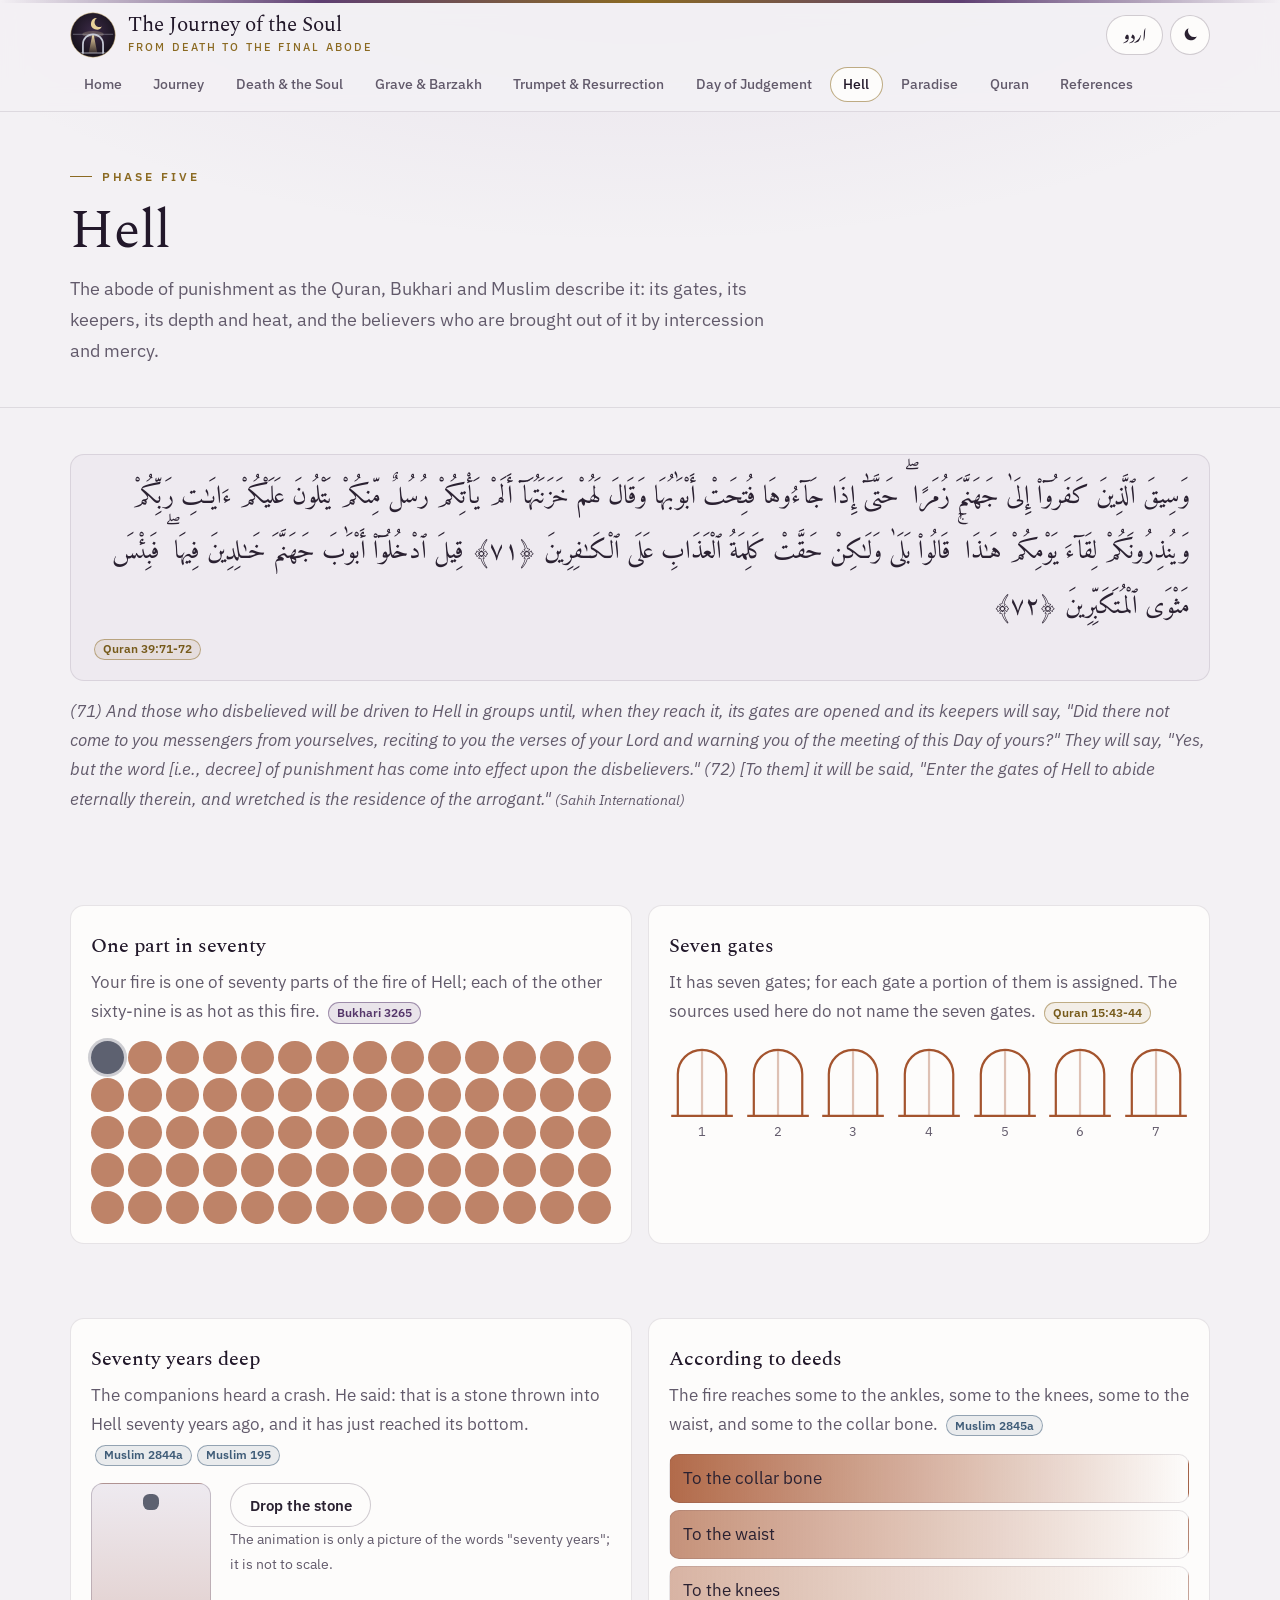
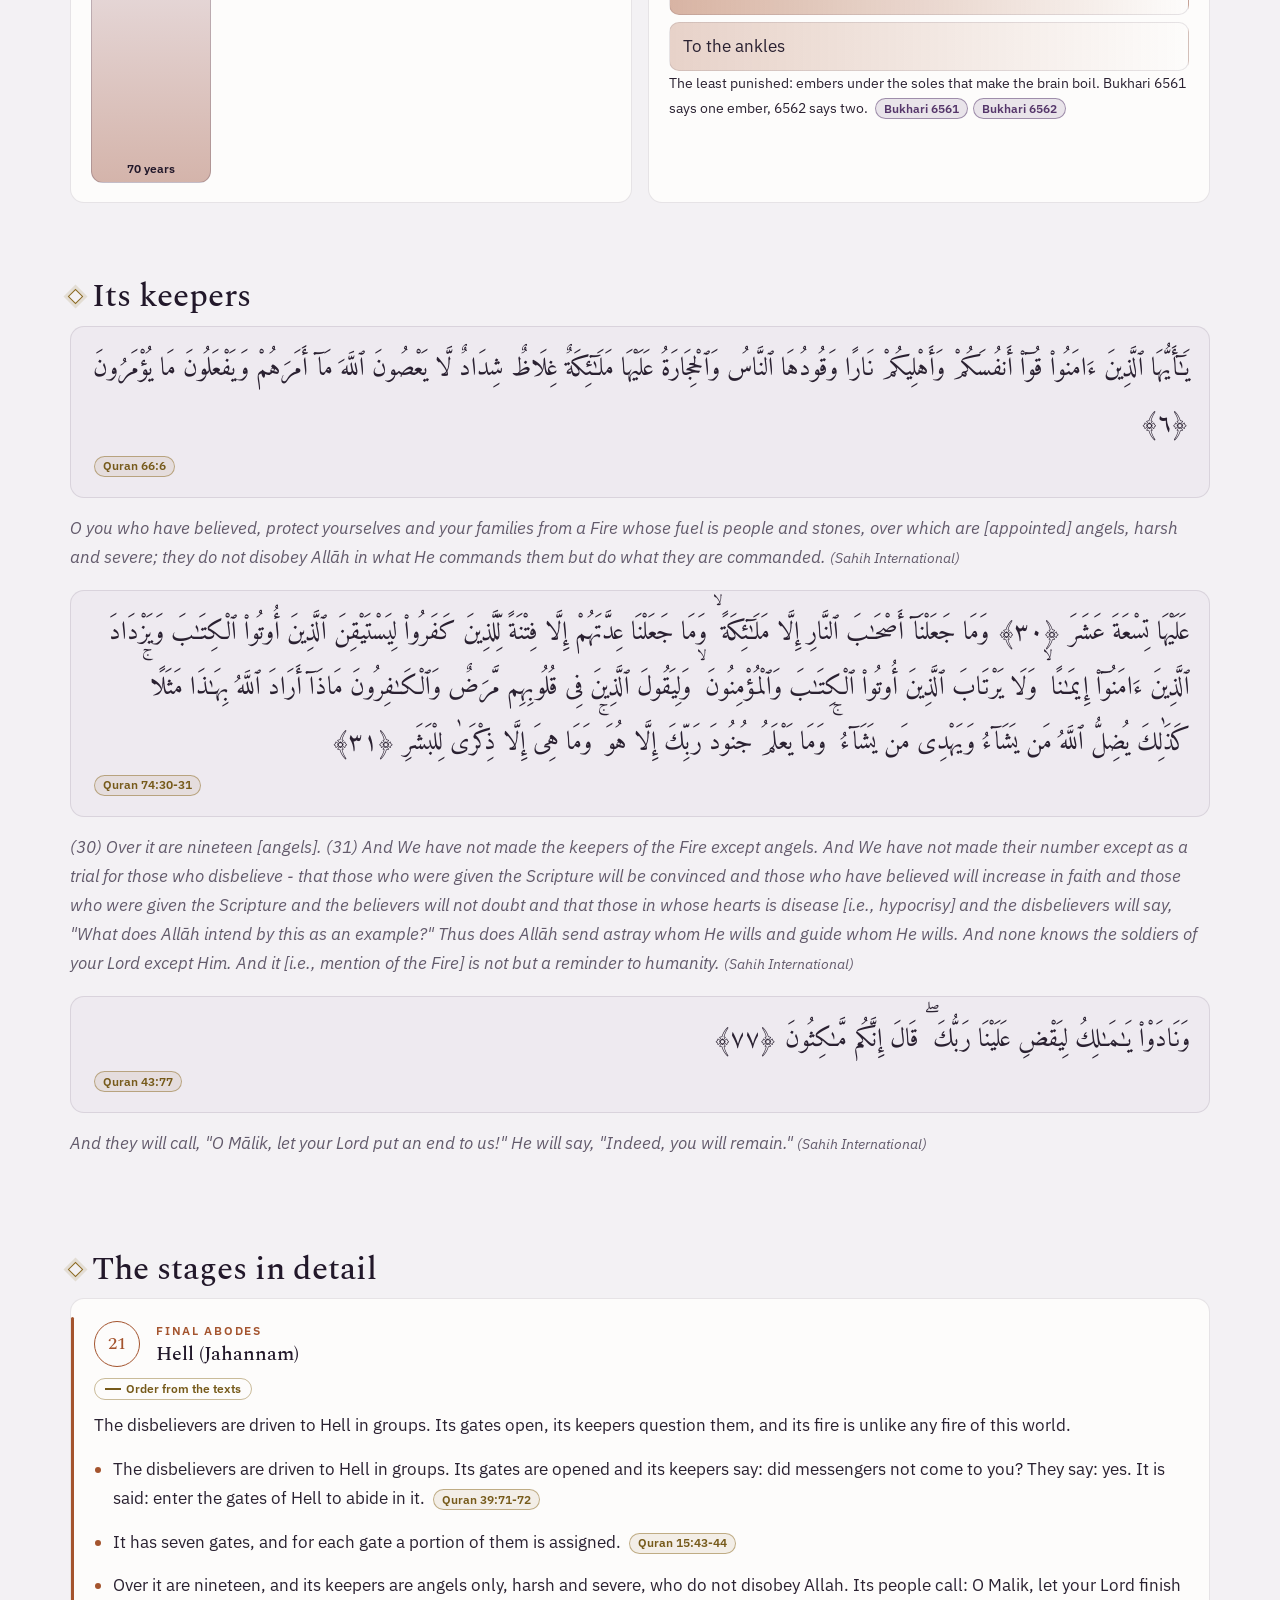
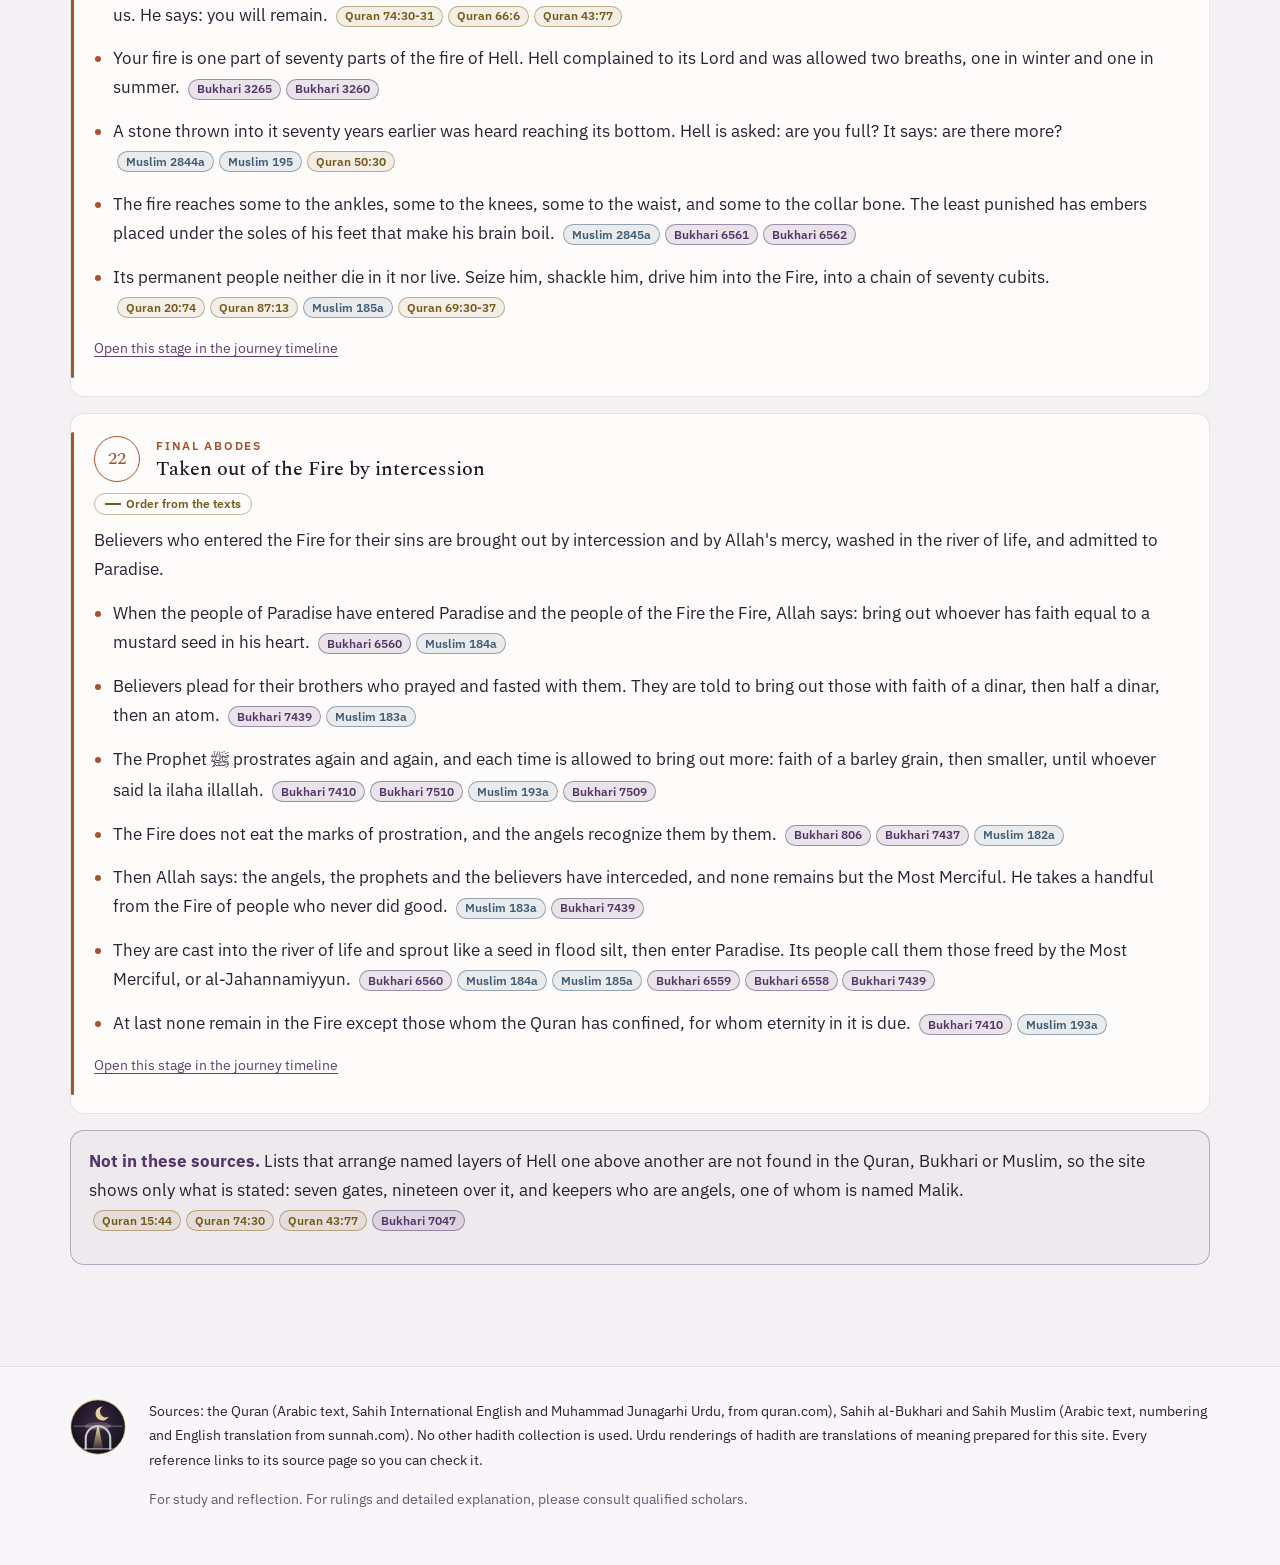
<file: hell.html>
<!doctype html>
<html lang="en" dir="ltr">
<head>
<meta charset="utf-8">
<meta name="viewport" content="width=device-width, initial-scale=1">
<title>Hell | The Journey of the Soul: from death to the final abode</title>
<meta name="description" content="Hell as described in the Quran, Bukhari and Muslim: its gates, keepers, depth and heat, and those taken out by intercession.">
<meta name="theme-color" content="#121016">
<link rel="icon" href="assets/favicon.svg" type="image/svg+xml">
<script>(function(){try{var d=document.documentElement,l=localStorage.getItem('ak-lang')||'en',t=localStorage.getItem('ak-theme');if(!t&&window.matchMedia&&matchMedia('(prefers-color-scheme: light)').matches)t='light';d.lang=l;d.dir=l==='ur'?'rtl':'ltr';d.setAttribute('data-theme',t||'dark');}catch(e){}})();</script>
<link rel="preconnect" href="https://fonts.googleapis.com">
<link rel="preconnect" href="https://fonts.gstatic.com" crossorigin>
<link rel="stylesheet" href="https://fonts.googleapis.com/css2?family=Amiri:wght@400;700&family=IBM+Plex+Sans:wght@400;500;600&family=Noto+Nastaliq+Urdu:wght@400;600&family=Spectral:wght@400;500&display=swap">
<link rel="stylesheet" href="css/style.css">
</head>
<body data-page="hell">
<a class="skip" href="#main"><span data-l="en">Skip to content</span><span data-l="ur" lang="ur">مواد پر جائیں</span></a>
<header class="site-head">
 <div class="topband" aria-hidden="true"></div>
 <div class="wrap head-row">
  <a class="brand" href="index.html"><svg viewBox="0 0 64 64" xmlns="http://www.w3.org/2000/svg" aria-hidden="true" focusable="false"><defs><radialGradient id="hl-bg" cx=".5" cy=".42" r=".62"><stop offset="0" stop-color="#3b2a47"/><stop offset="1" stop-color="#131017"/></radialGradient><linearGradient id="hl-pt" x1="0" y1="1" x2="0" y2="0"><stop offset="0" stop-color="#d8bc7a" stop-opacity=".15"/><stop offset="1" stop-color="#f2dfaa"/></linearGradient><clipPath id="hl-c"><circle cx="32" cy="32" r="30"/></clipPath></defs><circle cx="32" cy="32" r="31" fill="url(#hl-bg)" stroke="#d8bc7a" stroke-opacity=".55" stroke-width="1.2"/><g clip-path="url(#hl-c)"><ellipse cx="32" cy="31" rx="15" ry="4.5" fill="#f2dfaa" opacity=".22"/><path d="M4 31h56" stroke="#c6cad6" stroke-width="1" opacity=".55"/><path d="M26 57 31.2 31h1.6L38 57z" fill="url(#hl-pt)"/><path d="M18 57V45a14 14 0 0 1 28 0v12" fill="none" stroke="#c6cad6" stroke-width="2.4" stroke-linecap="round"/><path d="M6 57h52" stroke="#c6cad6" stroke-width="1.6" opacity=".8"/></g><path d="M37.5 8.5a8 8 0 1 0 6.8 11.6 6.3 6.3 0 1 1-6.8-11.6z" fill="#e9d29a"/></svg><span class="brand-txt"><span data-l="en">The Journey of the Soul<small>From death to the final abode</small></span><span data-l="ur" lang="ur">روح کا سفر<small>موت سے آخری ٹھکانے تک</small></span></span></a>
  <div class="controls">
   <button class="btn-ctl" id="langBtn" type="button" aria-label="Switch language / زبان تبدیل کریں"><span data-l="en" lang="ur">اردو</span><span data-l="ur" lang="en">English</span></button>
   <button class="btn-ctl icon" id="themeBtn" type="button" data-label-en="Toggle light or dark theme" data-label-ur="روشن یا تاریک انداز" aria-label="Toggle light or dark theme"><svg viewBox="0 0 24 24" aria-hidden="true"><path class="i-moon" d="M20 14.5A8 8 0 0 1 9.5 4a8 8 0 1 0 10.5 10.5z"/><g class="i-sun"><circle cx="12" cy="12" r="4.2"/><path d="M12 2v2.5M12 19.5V22M2 12h2.5M19.5 12H22M4.9 4.9l1.8 1.8M17.3 17.3l1.8 1.8M4.9 19.1l1.8-1.8M17.3 6.7l1.8-1.8"/></g></svg></button>
   <button class="btn-ctl icon menu-btn" id="menuBtn" type="button" aria-expanded="false" aria-controls="siteNav" data-label-en="Menu" data-label-ur="فہرست" aria-label="Menu"><svg viewBox="0 0 24 24" aria-hidden="true"><path d="M4 7h16M4 12h16M4 17h16"/></svg></button>
  </div>
 </div>
 <nav class="site-nav" id="siteNav" aria-label="Main"><ul class="wrap"><li><a href="index.html"><span data-l="en">Home</span><span data-l="ur" lang="ur">سرورق</span></a></li><li><a href="timeline.html"><span data-l="en">Journey</span><span data-l="ur" lang="ur">سفر</span></a></li><li><a href="death.html"><span data-l="en">Death &amp; the Soul</span><span data-l="ur" lang="ur">موت اور روح</span></a></li><li><a href="barzakh.html"><span data-l="en">Grave &amp; Barzakh</span><span data-l="ur" lang="ur">قبر اور برزخ</span></a></li><li><a href="resurrection.html"><span data-l="en">Trumpet &amp; Resurrection</span><span data-l="ur" lang="ur">صور اور حشر</span></a></li><li><a href="judgement.html"><span data-l="en">Day of Judgement</span><span data-l="ur" lang="ur">یومِ حساب</span></a></li><li><a href="hell.html" aria-current="page"><span data-l="en">Hell</span><span data-l="ur" lang="ur">جہنم</span></a></li><li><a href="paradise.html"><span data-l="en">Paradise</span><span data-l="ur" lang="ur">جنت</span></a></li><li><a href="quran.html"><span data-l="en">Quran</span><span data-l="ur" lang="ur">قرآن</span></a></li><li><a href="references.html"><span data-l="en">References</span><span data-l="ur" lang="ur">حوالہ جات</span></a></li></ul></nav>
</header>
<main id="main">
<section class="page-hero"><div class="wrap"><p data-l="en" class="kicker">Phase five</p><p data-l="ur" lang="ur" dir="rtl" class="kicker">پانچواں حصہ</p><h1 data-l="en">Hell</h1><h1 data-l="ur" lang="ur" dir="rtl">جہنم</h1><p data-l="en" class="lead">The abode of punishment as the Quran, Bukhari and Muslim describe it: its gates, its keepers, its depth and heat, and the believers who are brought out of it by intercession and mercy.</p><p data-l="ur" lang="ur" dir="rtl" class="lead">عذاب کا ٹھکانا جیسا قرآن، بخاری اور مسلم بیان کرتے ہیں: اس کے دروازے، داروغے، گہرائی اور حرارت، اور وہ مومن جو شفاعت اور رحمت سے اس سے نکالے جائیں گے۔</p></div></section>
<section class="wrap section"><div class="quote"><blockquote class="ar" lang="ar" dir="rtl">وَسِيقَ ٱلَّذِينَ كَفَرُوٓا۟ إِلَىٰ جَهَنَّمَ زُمَرًا ۖ حَتَّىٰٓ إِذَا جَآءُوهَا فُتِحَتْ أَبْوَٰبُهَا وَقَالَ لَهُمْ خَزَنَتُهَآ أَلَمْ يَأْتِكُمْ رُسُلٌ مِّنكُمْ يَتْلُونَ عَلَيْكُمْ ءَايَـٰتِ رَبِّكُمْ وَيُنذِرُونَكُمْ لِقَآءَ يَوْمِكُمْ هَـٰذَا ۚ قَالُوا۟ بَلَىٰ وَلَـٰكِنْ حَقَّتْ كَلِمَةُ ٱلْعَذَابِ عَلَى ٱلْكَـٰفِرِينَ ﴿٧١﴾ قِيلَ ٱدْخُلُوٓا۟ أَبْوَٰبَ جَهَنَّمَ خَـٰلِدِينَ فِيهَا ۖ فَبِئْسَ مَثْوَى ٱلْمُتَكَبِّرِينَ ﴿٧٢﴾<footer><span class="refs"><a class="ref ref-quran" href="https://quran.com/39/71-72" target="_blank" rel="noopener" title="Quran 39:71-72 | Surah 39, Ayah 71-72"><span data-l="en">Quran 39:71-72</span><span data-l="ur">قرآن <bdi dir="ltr">39:71-72</bdi></span></a></span></footer></blockquote><p class="tr" data-l="en" dir="ltr">(71) And those who disbelieved will be driven to Hell in groups until, when they reach it, its gates are opened and its keepers will say, "Did there not come to you messengers from yourselves, reciting to you the verses of your Lord and warning you of the meeting of this Day of yours?" They will say, "Yes, but the word [i.e., decree] of punishment has come into effect upon the disbelievers." (72) [To them] it will be said, "Enter the gates of Hell to abide eternally therein, and wretched is the residence of the arrogant." <span class="small muted">(Sahih International)</span></p><p class="tr" data-l="ur" lang="ur" dir="rtl">(71) کافروں کے غول کے غول جہنم کی طرف ہنکائے جائیں گے، جب وه اس کے پاس پہنچ جائیں گے اس کے دروازے ان کے لیے کھول دیے جائیں گے، اور وہاں کے نگہبان ان سے سوال کریں گے کہ کیا تمہارے پاس تم میں سے رسول نہیں آئے تھے؟ جو تم پر تمہارے رب کی آیتیں پڑھتے تھے اور تمہیں اس دن کی ملاقات سے ڈراتے تھے؟ یہ جواب دیں گے کہ ہاں درست ہے لیکن عذاب کا حکم کافروں پر ثابت ہو گیا. (72) کہا جائے گا کہ اب جہنم کے دروازوں میں داخل ہو جاؤ جہاں ہمیشہ رہیں گے، پس سرکشوں کا ٹھکانا بہت ہی برا ہے. <span class="small muted">(جوناگڑھی)</span></p></div></section>
<section class="wrap section"><div class="grid2">
 <div class="card"><h3 data-l="en">One part in seventy</h3><h3 data-l="ur" lang="ur" dir="rtl">ستر میں سے ایک حصہ</h3><p data-l="en" class="muted">Your fire is one of seventy parts of the fire of Hell; each of the other sixty-nine is as hot as this fire. <span class="refs"><a class="ref ref-bukhari" href="https://sunnah.com/bukhari:3265" target="_blank" rel="noopener" title="Sahih al-Bukhari 3265 | In-book: Book 59, Hadith 75"><span data-l="en">Bukhari 3265</span><span data-l="ur">بخاری <bdi dir="ltr">3265</bdi></span></a></span></p><p data-l="ur" lang="ur" dir="rtl" class="muted">تمہاری آگ جہنم کی آگ کے ستر حصوں میں سے ایک ہے؛ باقی انہتر حصوں میں سے ہر ایک اس آگ جتنا گرم ہے۔ <span class="refs"><a class="ref ref-bukhari" href="https://sunnah.com/bukhari:3265" target="_blank" rel="noopener" title="Sahih al-Bukhari 3265 | In-book: Book 59, Hadith 75"><span data-l="en">Bukhari 3265</span><span data-l="ur">بخاری <bdi dir="ltr">3265</bdi></span></a></span></p><div class="parts" role="img" aria-label="70 parts, one highlighted"><i class="one"></i><i></i><i></i><i></i><i></i><i></i><i></i><i></i><i></i><i></i><i></i><i></i><i></i><i></i><i></i><i></i><i></i><i></i><i></i><i></i><i></i><i></i><i></i><i></i><i></i><i></i><i></i><i></i><i></i><i></i><i></i><i></i><i></i><i></i><i></i><i></i><i></i><i></i><i></i><i></i><i></i><i></i><i></i><i></i><i></i><i></i><i></i><i></i><i></i><i></i><i></i><i></i><i></i><i></i><i></i><i></i><i></i><i></i><i></i><i></i><i></i><i></i><i></i><i></i><i></i><i></i><i></i><i></i><i></i><i></i></div></div>
 <div class="card"><h3 data-l="en">Seven gates</h3><h3 data-l="ur" lang="ur" dir="rtl">سات دروازے</h3><p data-l="en" class="muted">It has seven gates; for each gate a portion of them is assigned. The sources used here do not name the seven gates. <span class="refs"><a class="ref ref-quran" href="https://quran.com/15/43-44" target="_blank" rel="noopener" title="Quran 15:43-44 | Surah 15, Ayah 43-44"><span data-l="en">Quran 15:43-44</span><span data-l="ur">قرآن <bdi dir="ltr">15:43-44</bdi></span></a></span></p><p data-l="ur" lang="ur" dir="rtl" class="muted">اس کے سات دروازے ہیں؛ ہر دروازے کے لیے ان کا ایک حصہ مقرر ہے۔ یہاں استعمال شدہ مصادر ان سات دروازوں کے نام نہیں بتاتے۔ <span class="refs"><a class="ref ref-quran" href="https://quran.com/15/43-44" target="_blank" rel="noopener" title="Quran 15:43-44 | Surah 15, Ayah 43-44"><span data-l="en">Quran 15:43-44</span><span data-l="ur">قرآن <bdi dir="ltr">15:43-44</bdi></span></a></span></p><div class="gates"><figure class="ph-abode"><svg viewBox="0 0 60 70" aria-hidden="true"><path class="gt" d="M8 68V30a22 22 0 0 1 44 0v38M2 68h56"/><path class="gt" d="M30 8v60" opacity=".35"/></svg><figcaption>1</figcaption></figure><figure class="ph-abode"><svg viewBox="0 0 60 70" aria-hidden="true"><path class="gt" d="M8 68V30a22 22 0 0 1 44 0v38M2 68h56"/><path class="gt" d="M30 8v60" opacity=".35"/></svg><figcaption>2</figcaption></figure><figure class="ph-abode"><svg viewBox="0 0 60 70" aria-hidden="true"><path class="gt" d="M8 68V30a22 22 0 0 1 44 0v38M2 68h56"/><path class="gt" d="M30 8v60" opacity=".35"/></svg><figcaption>3</figcaption></figure><figure class="ph-abode"><svg viewBox="0 0 60 70" aria-hidden="true"><path class="gt" d="M8 68V30a22 22 0 0 1 44 0v38M2 68h56"/><path class="gt" d="M30 8v60" opacity=".35"/></svg><figcaption>4</figcaption></figure><figure class="ph-abode"><svg viewBox="0 0 60 70" aria-hidden="true"><path class="gt" d="M8 68V30a22 22 0 0 1 44 0v38M2 68h56"/><path class="gt" d="M30 8v60" opacity=".35"/></svg><figcaption>5</figcaption></figure><figure class="ph-abode"><svg viewBox="0 0 60 70" aria-hidden="true"><path class="gt" d="M8 68V30a22 22 0 0 1 44 0v38M2 68h56"/><path class="gt" d="M30 8v60" opacity=".35"/></svg><figcaption>6</figcaption></figure><figure class="ph-abode"><svg viewBox="0 0 60 70" aria-hidden="true"><path class="gt" d="M8 68V30a22 22 0 0 1 44 0v38M2 68h56"/><path class="gt" d="M30 8v60" opacity=".35"/></svg><figcaption>7</figcaption></figure></div></div>
</div></section>
<section class="wrap section"><div class="grid2">
 <div class="card"><h3 data-l="en">Seventy years deep</h3><h3 data-l="ur" lang="ur" dir="rtl">ستر سال کی گہرائی</h3><p data-l="en" class="muted">The companions heard a crash. He said: that is a stone thrown into Hell seventy years ago, and it has just reached its bottom. <span class="refs"><a class="ref ref-muslim" href="https://sunnah.com/muslim:2844a" target="_blank" rel="noopener" title="Sahih Muslim 2844a | In-book: Book 53, Hadith 36"><span data-l="en">Muslim 2844a</span><span data-l="ur">مسلم <bdi dir="ltr">2844a</bdi></span></a><a class="ref ref-muslim" href="https://sunnah.com/muslim:195" target="_blank" rel="noopener" title="Sahih Muslim 195 | In-book: Book 1, Hadith 388"><span data-l="en">Muslim 195</span><span data-l="ur">مسلم <bdi dir="ltr">195</bdi></span></a></span></p><p data-l="ur" lang="ur" dir="rtl" class="muted">صحابہ نے ایک دھماکے کی آواز سنی۔ آپ نے فرمایا: یہ ایک پتھر ہے جو ستر سال پہلے جہنم میں پھینکا گیا تھا اور اب اس کی تہہ تک پہنچا ہے۔ <span class="refs"><a class="ref ref-muslim" href="https://sunnah.com/muslim:2844a" target="_blank" rel="noopener" title="Sahih Muslim 2844a | In-book: Book 53, Hadith 36"><span data-l="en">Muslim 2844a</span><span data-l="ur">مسلم <bdi dir="ltr">2844a</bdi></span></a><a class="ref ref-muslim" href="https://sunnah.com/muslim:195" target="_blank" rel="noopener" title="Sahih Muslim 195 | In-book: Book 1, Hadith 388"><span data-l="en">Muslim 195</span><span data-l="ur">مسلم <bdi dir="ltr">195</bdi></span></a></span></p>
  <div class="depth"><div class="shaft" id="shaft"><span class="stone"></span><span class="yrs"><span data-l="en">70 years</span><span data-l="ur" lang="ur">70 سال</span></span></div>
  <div><button class="btn" type="button" id="dropBtn" aria-pressed="false"><span data-l="en">Drop the stone</span><span data-l="ur" lang="ur">پتھر گرائیں</span></button><p data-l="en" class="small muted">The animation is only a picture of the words "seventy years"; it is not to scale.</p><p data-l="ur" lang="ur" dir="rtl" class="small muted">یہ حرکت صرف "ستر سال" کے الفاظ کی تصویر ہے؛ پیمانے کے مطابق نہیں۔</p></div></div></div>
 <div class="card"><h3 data-l="en">According to deeds</h3><h3 data-l="ur" lang="ur" dir="rtl">اعمال کے مطابق</h3><p data-l="en" class="muted">The fire reaches some to the ankles, some to the knees, some to the waist, and some to the collar bone. <span class="refs"><a class="ref ref-muslim" href="https://sunnah.com/muslim:2845a" target="_blank" rel="noopener" title="Sahih Muslim 2845a | In-book: Book 53, Hadith 38"><span data-l="en">Muslim 2845a</span><span data-l="ur">مسلم <bdi dir="ltr">2845a</bdi></span></a></span></p><p data-l="ur" lang="ur" dir="rtl" class="muted">آگ کسی کے ٹخنوں تک، کسی کے گھٹنوں تک، کسی کی کمر تک اور کسی کی ہنسلی تک پہنچے گی۔ <span class="refs"><a class="ref ref-muslim" href="https://sunnah.com/muslim:2845a" target="_blank" rel="noopener" title="Sahih Muslim 2845a | In-book: Book 53, Hadith 38"><span data-l="en">Muslim 2845a</span><span data-l="ur">مسلم <bdi dir="ltr">2845a</bdi></span></a></span></p><div class="bands"><div class="band" style="--p:85%"><span><span data-l="en">To the collar bone</span><span data-l="ur" lang="ur">ہنسلی تک</span></span></div><div class="band" style="--p:62%"><span><span data-l="en">To the waist</span><span data-l="ur" lang="ur">کمر تک</span></span></div><div class="band" style="--p:42%"><span><span data-l="en">To the knees</span><span data-l="ur" lang="ur">گھٹنوں تک</span></span></div><div class="band" style="--p:24%"><span><span data-l="en">To the ankles</span><span data-l="ur" lang="ur">ٹخنوں تک</span></span></div></div>
  <p data-l="en" class="small">The least punished: embers under the soles that make the brain boil. Bukhari 6561 says one ember, 6562 says two. <span class="refs"><a class="ref ref-bukhari" href="https://sunnah.com/bukhari:6561" target="_blank" rel="noopener" title="Sahih al-Bukhari 6561 | In-book: Book 81, Hadith 150"><span data-l="en">Bukhari 6561</span><span data-l="ur">بخاری <bdi dir="ltr">6561</bdi></span></a><a class="ref ref-bukhari" href="https://sunnah.com/bukhari:6562" target="_blank" rel="noopener" title="Sahih al-Bukhari 6562 | In-book: Book 81, Hadith 151"><span data-l="en">Bukhari 6562</span><span data-l="ur">بخاری <bdi dir="ltr">6562</bdi></span></a></span></p><p data-l="ur" lang="ur" dir="rtl" class="small">سب سے ہلکا عذاب: تلووں کے نیچے انگارے جن سے دماغ کھولے گا۔ بخاری 6561 میں ایک انگارہ، 6562 میں دو۔ <span class="refs"><a class="ref ref-bukhari" href="https://sunnah.com/bukhari:6561" target="_blank" rel="noopener" title="Sahih al-Bukhari 6561 | In-book: Book 81, Hadith 150"><span data-l="en">Bukhari 6561</span><span data-l="ur">بخاری <bdi dir="ltr">6561</bdi></span></a><a class="ref ref-bukhari" href="https://sunnah.com/bukhari:6562" target="_blank" rel="noopener" title="Sahih al-Bukhari 6562 | In-book: Book 81, Hadith 151"><span data-l="en">Bukhari 6562</span><span data-l="ur">بخاری <bdi dir="ltr">6562</bdi></span></a></span></p></div>
</div></section>
<section class="wrap section"><h2 data-l="en">Its keepers</h2><h2 data-l="ur" lang="ur" dir="rtl">اس کے داروغے</h2><div class="quote"><blockquote class="ar" lang="ar" dir="rtl">يَـٰٓأَيُّهَا ٱلَّذِينَ ءَامَنُوا۟ قُوٓا۟ أَنفُسَكُمْ وَأَهْلِيكُمْ نَارًا وَقُودُهَا ٱلنَّاسُ وَٱلْحِجَارَةُ عَلَيْهَا مَلَـٰٓئِكَةٌ غِلَاظٌ شِدَادٌ لَّا يَعْصُونَ ٱللَّهَ مَآ أَمَرَهُمْ وَيَفْعَلُونَ مَا يُؤْمَرُونَ ﴿٦﴾<footer><span class="refs"><a class="ref ref-quran" href="https://quran.com/66/6" target="_blank" rel="noopener" title="Quran 66:6 | Surah 66, Ayah 6"><span data-l="en">Quran 66:6</span><span data-l="ur">قرآن <bdi dir="ltr">66:6</bdi></span></a></span></footer></blockquote><p class="tr" data-l="en" dir="ltr">O you who have believed, protect yourselves and your families from a Fire whose fuel is people and stones, over which are [appointed] angels, harsh and severe; they do not disobey Allāh in what He commands them but do what they are commanded. <span class="small muted">(Sahih International)</span></p><p class="tr" data-l="ur" lang="ur" dir="rtl">اے ایمان والو! تم اپنے آپ کو اور اپنے گھر والوں کو اس آگ سے بچاؤ جس کا ایندھن انسان ہیں اور پتھر جس پر سخت دل مضبوط فرشتے مقرر ہیں جنہیں جو حکم اللہ تعالیٰ دیتا ہے اس کی نافرمانی نہیں کرتے بلکہ جو حکم دیا جائے بجا لاتے ہیں. <span class="small muted">(جوناگڑھی)</span></p></div><div class="quote"><blockquote class="ar" lang="ar" dir="rtl">عَلَيْهَا تِسْعَةَ عَشَرَ ﴿٣٠﴾ وَمَا جَعَلْنَآ أَصْحَـٰبَ ٱلنَّارِ إِلَّا مَلَـٰٓئِكَةً ۙ وَمَا جَعَلْنَا عِدَّتَهُمْ إِلَّا فِتْنَةً لِّلَّذِينَ كَفَرُوا۟ لِيَسْتَيْقِنَ ٱلَّذِينَ أُوتُوا۟ ٱلْكِتَـٰبَ وَيَزْدَادَ ٱلَّذِينَ ءَامَنُوٓا۟ إِيمَـٰنًا ۙ وَلَا يَرْتَابَ ٱلَّذِينَ أُوتُوا۟ ٱلْكِتَـٰبَ وَٱلْمُؤْمِنُونَ ۙ وَلِيَقُولَ ٱلَّذِينَ فِى قُلُوبِهِم مَّرَضٌ وَٱلْكَـٰفِرُونَ مَاذَآ أَرَادَ ٱللَّهُ بِهَـٰذَا مَثَلًا ۚ كَذَٰلِكَ يُضِلُّ ٱللَّهُ مَن يَشَآءُ وَيَهْدِى مَن يَشَآءُ ۚ وَمَا يَعْلَمُ جُنُودَ رَبِّكَ إِلَّا هُوَ ۚ وَمَا هِىَ إِلَّا ذِكْرَىٰ لِلْبَشَرِ ﴿٣١﴾<footer><span class="refs"><a class="ref ref-quran" href="https://quran.com/74/30-31" target="_blank" rel="noopener" title="Quran 74:30-31 | Surah 74, Ayah 30-31"><span data-l="en">Quran 74:30-31</span><span data-l="ur">قرآن <bdi dir="ltr">74:30-31</bdi></span></a></span></footer></blockquote><p class="tr" data-l="en" dir="ltr">(30) Over it are nineteen [angels]. (31) And We have not made the keepers of the Fire except angels. And We have not made their number except as a trial for those who disbelieve - that those who were given the Scripture will be convinced and those who have believed will increase in faith and those who were given the Scripture and the believers will not doubt and that those in whose hearts is disease [i.e., hypocrisy] and the disbelievers will say, "What does Allāh intend by this as an example?" Thus does Allāh send astray whom He wills and guide whom He wills. And none knows the soldiers of your Lord except Him. And it [i.e., mention of the Fire] is not but a reminder to humanity. <span class="small muted">(Sahih International)</span></p><p class="tr" data-l="ur" lang="ur" dir="rtl">(30) اور اس میں انیس (فرشتے مقرر) ہیں. (31) ہم نے دوزخ کے داروغے صرف فرشتے رکھے ہیں۔ اور ہم نے ان کی تعداد صرف کافروں کی آزمائش کے لیے مقرر کی ہے تاکہ اہل کتاب یقین کرلیں، اوراہل ایمان کے ایمان میں اضافہ ہو جائے اور اہل کتاب اور اہل ایمان شک نہ کریں اور جن کے دلوں میں بیماری ہے وه اور کافر کہیں کہ اس بیان سے اللہ تعالیٰ کی کیا مراد ہے؟ اسی طرح اللہ تعالیٰ جسے چاہتا ہے گمراه کرتا ہے اور جسے چاہتا ہے ہدایت دیتا ہے۔ تیرے رب کے لشکروں کو اس کے سوا کوئی نہیں جانتا، یہ تو کل بنی آدم کے لیے سراسر پند ونصیحت ہے. <span class="small muted">(جوناگڑھی)</span></p></div><div class="quote"><blockquote class="ar" lang="ar" dir="rtl">وَنَادَوْا۟ يَـٰمَـٰلِكُ لِيَقْضِ عَلَيْنَا رَبُّكَ ۖ قَالَ إِنَّكُم مَّـٰكِثُونَ ﴿٧٧﴾<footer><span class="refs"><a class="ref ref-quran" href="https://quran.com/43/77" target="_blank" rel="noopener" title="Quran 43:77 | Surah 43, Ayah 77"><span data-l="en">Quran 43:77</span><span data-l="ur">قرآن <bdi dir="ltr">43:77</bdi></span></a></span></footer></blockquote><p class="tr" data-l="en" dir="ltr">And they will call, "O Mālik, let your Lord put an end to us!" He will say, "Indeed, you will remain." <span class="small muted">(Sahih International)</span></p><p class="tr" data-l="ur" lang="ur" dir="rtl">اور پکار پکار کر کہیں گے کہ اے مالک! تیرا رب ہمارا کام ہی تمام کردے، وه کہے گا کہ تمہیں تو (ہمیشہ) رہنا ہے. <span class="small muted">(جوناگڑھی)</span></p></div></section>
<section class="wrap section"><h2 data-l="en">The stages in detail</h2><h2 data-l="ur" lang="ur" dir="rtl">مراحل کی تفصیل</h2><article class="stage ph-abode" id="hell"><header><span class="stage-num">21</span><div><p data-l="en" class="phase-tag">Final abodes</p><p data-l="ur" lang="ur" dir="rtl" class="phase-tag">آخری ٹھکانے</p><h3 data-l="en">Hell (Jahannam)</h3><h3 data-l="ur" lang="ur" dir="rtl">جہنم</h3></div></header><div class="stage-meta"><span class="badge o-text" title="A text links this stage to the one before or after it."><span data-l="en">Order from the texts</span><span data-l="ur" lang="ur">ترتیب نصوص سے</span></span></div><p data-l="en" class="stage-sum">The disbelievers are driven to Hell in groups. Its gates open, its keepers question them, and its fire is unlike any fire of this world.</p><p data-l="ur" lang="ur" dir="rtl" class="stage-sum">کافروں کو گروہ در گروہ جہنم کی طرف ہانکا جائے گا۔ اس کے دروازے کھلیں گے، اس کے داروغے سوال کریں گے، اور اس کی آگ دنیا کی کسی آگ جیسی نہیں۔</p><ul class="points"><li><p data-l="en">The disbelievers are driven to Hell in groups. Its gates are opened and its keepers say: did messengers not come to you? They say: yes. It is said: enter the gates of Hell to abide in it. <span class="refs"><a class="ref ref-quran" href="https://quran.com/39/71-72" target="_blank" rel="noopener" title="Quran 39:71-72 | Surah 39, Ayah 71-72"><span data-l="en">Quran 39:71-72</span><span data-l="ur">قرآن <bdi dir="ltr">39:71-72</bdi></span></a></span></p><p data-l="ur" lang="ur" dir="rtl">کافروں کو گروہ در گروہ جہنم کی طرف ہانکا جائے گا۔ اس کے دروازے کھولے جائیں گے اور اس کے داروغے کہیں گے: کیا تمہارے پاس رسول نہیں آئے تھے؟ وہ کہیں گے: کیوں نہیں۔ کہا جائے گا: جہنم کے دروازوں میں داخل ہو جاؤ، ہمیشہ اسی میں رہنے کے لیے۔ <span class="refs"><a class="ref ref-quran" href="https://quran.com/39/71-72" target="_blank" rel="noopener" title="Quran 39:71-72 | Surah 39, Ayah 71-72"><span data-l="en">Quran 39:71-72</span><span data-l="ur">قرآن <bdi dir="ltr">39:71-72</bdi></span></a></span></p></li><li><p data-l="en">It has seven gates, and for each gate a portion of them is assigned. <span class="refs"><a class="ref ref-quran" href="https://quran.com/15/43-44" target="_blank" rel="noopener" title="Quran 15:43-44 | Surah 15, Ayah 43-44"><span data-l="en">Quran 15:43-44</span><span data-l="ur">قرآن <bdi dir="ltr">15:43-44</bdi></span></a></span></p><p data-l="ur" lang="ur" dir="rtl">اس کے سات دروازے ہیں، اور ہر دروازے کے لیے ان کا ایک حصہ مقرر ہے۔ <span class="refs"><a class="ref ref-quran" href="https://quran.com/15/43-44" target="_blank" rel="noopener" title="Quran 15:43-44 | Surah 15, Ayah 43-44"><span data-l="en">Quran 15:43-44</span><span data-l="ur">قرآن <bdi dir="ltr">15:43-44</bdi></span></a></span></p></li><li><p data-l="en">Over it are nineteen, and its keepers are angels only, harsh and severe, who do not disobey Allah. Its people call: O Malik, let your Lord finish us. He says: you will remain. <span class="refs"><a class="ref ref-quran" href="https://quran.com/74/30-31" target="_blank" rel="noopener" title="Quran 74:30-31 | Surah 74, Ayah 30-31"><span data-l="en">Quran 74:30-31</span><span data-l="ur">قرآن <bdi dir="ltr">74:30-31</bdi></span></a><a class="ref ref-quran" href="https://quran.com/66/6" target="_blank" rel="noopener" title="Quran 66:6 | Surah 66, Ayah 6"><span data-l="en">Quran 66:6</span><span data-l="ur">قرآن <bdi dir="ltr">66:6</bdi></span></a><a class="ref ref-quran" href="https://quran.com/43/77" target="_blank" rel="noopener" title="Quran 43:77 | Surah 43, Ayah 77"><span data-l="en">Quran 43:77</span><span data-l="ur">قرآن <bdi dir="ltr">43:77</bdi></span></a></span></p><p data-l="ur" lang="ur" dir="rtl">اس پر انیس مقرر ہیں، اور اس کے داروغے صرف فرشتے ہیں، سخت مزاج اور سخت گیر، جو اللہ کی نافرمانی نہیں کرتے۔ دوزخی پکاریں گے: اے مالک، تیرا رب ہمارا کام تمام کر دے۔ وہ کہے گا: تم یہیں رہو گے۔ <span class="refs"><a class="ref ref-quran" href="https://quran.com/74/30-31" target="_blank" rel="noopener" title="Quran 74:30-31 | Surah 74, Ayah 30-31"><span data-l="en">Quran 74:30-31</span><span data-l="ur">قرآن <bdi dir="ltr">74:30-31</bdi></span></a><a class="ref ref-quran" href="https://quran.com/66/6" target="_blank" rel="noopener" title="Quran 66:6 | Surah 66, Ayah 6"><span data-l="en">Quran 66:6</span><span data-l="ur">قرآن <bdi dir="ltr">66:6</bdi></span></a><a class="ref ref-quran" href="https://quran.com/43/77" target="_blank" rel="noopener" title="Quran 43:77 | Surah 43, Ayah 77"><span data-l="en">Quran 43:77</span><span data-l="ur">قرآن <bdi dir="ltr">43:77</bdi></span></a></span></p></li><li><p data-l="en">Your fire is one part of seventy parts of the fire of Hell. Hell complained to its Lord and was allowed two breaths, one in winter and one in summer. <span class="refs"><a class="ref ref-bukhari" href="https://sunnah.com/bukhari:3265" target="_blank" rel="noopener" title="Sahih al-Bukhari 3265 | In-book: Book 59, Hadith 75"><span data-l="en">Bukhari 3265</span><span data-l="ur">بخاری <bdi dir="ltr">3265</bdi></span></a><a class="ref ref-bukhari" href="https://sunnah.com/bukhari:3260" target="_blank" rel="noopener" title="Sahih al-Bukhari 3260 | In-book: Book 59, Hadith 70"><span data-l="en">Bukhari 3260</span><span data-l="ur">بخاری <bdi dir="ltr">3260</bdi></span></a></span></p><p data-l="ur" lang="ur" dir="rtl">تمہاری یہ آگ جہنم کی آگ کے ستر حصوں میں سے ایک حصہ ہے۔ جہنم نے اپنے رب سے شکایت کی تو اسے دو سانسوں کی اجازت ملی، ایک سردی میں اور ایک گرمی میں۔ <span class="refs"><a class="ref ref-bukhari" href="https://sunnah.com/bukhari:3265" target="_blank" rel="noopener" title="Sahih al-Bukhari 3265 | In-book: Book 59, Hadith 75"><span data-l="en">Bukhari 3265</span><span data-l="ur">بخاری <bdi dir="ltr">3265</bdi></span></a><a class="ref ref-bukhari" href="https://sunnah.com/bukhari:3260" target="_blank" rel="noopener" title="Sahih al-Bukhari 3260 | In-book: Book 59, Hadith 70"><span data-l="en">Bukhari 3260</span><span data-l="ur">بخاری <bdi dir="ltr">3260</bdi></span></a></span></p></li><li><p data-l="en">A stone thrown into it seventy years earlier was heard reaching its bottom. Hell is asked: are you full? It says: are there more? <span class="refs"><a class="ref ref-muslim" href="https://sunnah.com/muslim:2844a" target="_blank" rel="noopener" title="Sahih Muslim 2844a | In-book: Book 53, Hadith 36"><span data-l="en">Muslim 2844a</span><span data-l="ur">مسلم <bdi dir="ltr">2844a</bdi></span></a><a class="ref ref-muslim" href="https://sunnah.com/muslim:195" target="_blank" rel="noopener" title="Sahih Muslim 195 | In-book: Book 1, Hadith 388"><span data-l="en">Muslim 195</span><span data-l="ur">مسلم <bdi dir="ltr">195</bdi></span></a><a class="ref ref-quran" href="https://quran.com/50/30" target="_blank" rel="noopener" title="Quran 50:30 | Surah 50, Ayah 30"><span data-l="en">Quran 50:30</span><span data-l="ur">قرآن <bdi dir="ltr">50:30</bdi></span></a></span></p><p data-l="ur" lang="ur" dir="rtl">ستر سال پہلے اس میں پھینکا گیا ایک پتھر اس کی تہہ تک پہنچا تو اس کی آواز سنی گئی۔ جہنم سے پوچھا جائے گا: کیا تو بھر گئی؟ وہ کہے گی: کیا کچھ اور ہے؟ <span class="refs"><a class="ref ref-muslim" href="https://sunnah.com/muslim:2844a" target="_blank" rel="noopener" title="Sahih Muslim 2844a | In-book: Book 53, Hadith 36"><span data-l="en">Muslim 2844a</span><span data-l="ur">مسلم <bdi dir="ltr">2844a</bdi></span></a><a class="ref ref-muslim" href="https://sunnah.com/muslim:195" target="_blank" rel="noopener" title="Sahih Muslim 195 | In-book: Book 1, Hadith 388"><span data-l="en">Muslim 195</span><span data-l="ur">مسلم <bdi dir="ltr">195</bdi></span></a><a class="ref ref-quran" href="https://quran.com/50/30" target="_blank" rel="noopener" title="Quran 50:30 | Surah 50, Ayah 30"><span data-l="en">Quran 50:30</span><span data-l="ur">قرآن <bdi dir="ltr">50:30</bdi></span></a></span></p></li><li><p data-l="en">The fire reaches some to the ankles, some to the knees, some to the waist, and some to the collar bone. The least punished has embers placed under the soles of his feet that make his brain boil. <span class="refs"><a class="ref ref-muslim" href="https://sunnah.com/muslim:2845a" target="_blank" rel="noopener" title="Sahih Muslim 2845a | In-book: Book 53, Hadith 38"><span data-l="en">Muslim 2845a</span><span data-l="ur">مسلم <bdi dir="ltr">2845a</bdi></span></a><a class="ref ref-bukhari" href="https://sunnah.com/bukhari:6561" target="_blank" rel="noopener" title="Sahih al-Bukhari 6561 | In-book: Book 81, Hadith 150"><span data-l="en">Bukhari 6561</span><span data-l="ur">بخاری <bdi dir="ltr">6561</bdi></span></a><a class="ref ref-bukhari" href="https://sunnah.com/bukhari:6562" target="_blank" rel="noopener" title="Sahih al-Bukhari 6562 | In-book: Book 81, Hadith 151"><span data-l="en">Bukhari 6562</span><span data-l="ur">بخاری <bdi dir="ltr">6562</bdi></span></a></span></p><p data-l="ur" lang="ur" dir="rtl">آگ کسی کے ٹخنوں تک پہنچے گی، کسی کے گھٹنوں تک، کسی کی کمر تک اور کسی کی ہنسلی تک۔ سب سے ہلکے عذاب والے کے تلووں کے نیچے انگارے رکھے جائیں گے جن سے اس کا دماغ کھولے گا۔ <span class="refs"><a class="ref ref-muslim" href="https://sunnah.com/muslim:2845a" target="_blank" rel="noopener" title="Sahih Muslim 2845a | In-book: Book 53, Hadith 38"><span data-l="en">Muslim 2845a</span><span data-l="ur">مسلم <bdi dir="ltr">2845a</bdi></span></a><a class="ref ref-bukhari" href="https://sunnah.com/bukhari:6561" target="_blank" rel="noopener" title="Sahih al-Bukhari 6561 | In-book: Book 81, Hadith 150"><span data-l="en">Bukhari 6561</span><span data-l="ur">بخاری <bdi dir="ltr">6561</bdi></span></a><a class="ref ref-bukhari" href="https://sunnah.com/bukhari:6562" target="_blank" rel="noopener" title="Sahih al-Bukhari 6562 | In-book: Book 81, Hadith 151"><span data-l="en">Bukhari 6562</span><span data-l="ur">بخاری <bdi dir="ltr">6562</bdi></span></a></span></p></li><li><p data-l="en">Its permanent people neither die in it nor live. Seize him, shackle him, drive him into the Fire, into a chain of seventy cubits. <span class="refs"><a class="ref ref-quran" href="https://quran.com/20/74" target="_blank" rel="noopener" title="Quran 20:74 | Surah 20, Ayah 74"><span data-l="en">Quran 20:74</span><span data-l="ur">قرآن <bdi dir="ltr">20:74</bdi></span></a><a class="ref ref-quran" href="https://quran.com/87/13" target="_blank" rel="noopener" title="Quran 87:13 | Surah 87, Ayah 13"><span data-l="en">Quran 87:13</span><span data-l="ur">قرآن <bdi dir="ltr">87:13</bdi></span></a><a class="ref ref-muslim" href="https://sunnah.com/muslim:185a" target="_blank" rel="noopener" title="Sahih Muslim 185a | In-book: Book 1, Hadith 364"><span data-l="en">Muslim 185a</span><span data-l="ur">مسلم <bdi dir="ltr">185a</bdi></span></a><a class="ref ref-quran" href="https://quran.com/69/30-37" target="_blank" rel="noopener" title="Quran 69:30-37 | Surah 69, Ayah 30-37"><span data-l="en">Quran 69:30-37</span><span data-l="ur">قرآن <bdi dir="ltr">69:30-37</bdi></span></a></span></p><p data-l="ur" lang="ur" dir="rtl">اس کے ہمیشہ رہنے والے نہ اس میں مریں گے نہ جئیں گے۔ اسے پکڑو، طوق ڈالو، جہنم میں جھونک دو، پھر ستر ہاتھ لمبی زنجیر میں جکڑ دو۔ <span class="refs"><a class="ref ref-quran" href="https://quran.com/20/74" target="_blank" rel="noopener" title="Quran 20:74 | Surah 20, Ayah 74"><span data-l="en">Quran 20:74</span><span data-l="ur">قرآن <bdi dir="ltr">20:74</bdi></span></a><a class="ref ref-quran" href="https://quran.com/87/13" target="_blank" rel="noopener" title="Quran 87:13 | Surah 87, Ayah 13"><span data-l="en">Quran 87:13</span><span data-l="ur">قرآن <bdi dir="ltr">87:13</bdi></span></a><a class="ref ref-muslim" href="https://sunnah.com/muslim:185a" target="_blank" rel="noopener" title="Sahih Muslim 185a | In-book: Book 1, Hadith 364"><span data-l="en">Muslim 185a</span><span data-l="ur">مسلم <bdi dir="ltr">185a</bdi></span></a><a class="ref ref-quran" href="https://quran.com/69/30-37" target="_blank" rel="noopener" title="Quran 69:30-37 | Surah 69, Ayah 30-37"><span data-l="en">Quran 69:30-37</span><span data-l="ur">قرآن <bdi dir="ltr">69:30-37</bdi></span></a></span></p></li></ul><p class="more"><a href="timeline.html#hell"><span data-l="en">Open this stage in the journey timeline</span><span data-l="ur" lang="ur">یہ مرحلہ سفر کی ٹائم لائن میں کھولیں</span></a></p></article><article class="stage ph-abode" id="out-of-fire"><header><span class="stage-num">22</span><div><p data-l="en" class="phase-tag">Final abodes</p><p data-l="ur" lang="ur" dir="rtl" class="phase-tag">آخری ٹھکانے</p><h3 data-l="en">Taken out of the Fire by intercession</h3><h3 data-l="ur" lang="ur" dir="rtl">شفاعت سے آگ سے نکالا جانا</h3></div></header><div class="stage-meta"><span class="badge o-text" title="A text links this stage to the one before or after it."><span data-l="en">Order from the texts</span><span data-l="ur" lang="ur">ترتیب نصوص سے</span></span></div><p data-l="en" class="stage-sum">Believers who entered the Fire for their sins are brought out by intercession and by Allah's mercy, washed in the river of life, and admitted to Paradise.</p><p data-l="ur" lang="ur" dir="rtl" class="stage-sum">جو مومن گناہوں کی وجہ سے آگ میں گئے، وہ شفاعت اور اللہ کی رحمت سے نکالے جائیں گے، نہرِ حیات میں دھلیں گے اور جنت میں داخل ہوں گے۔</p><ul class="points"><li><p data-l="en">When the people of Paradise have entered Paradise and the people of the Fire the Fire, Allah says: bring out whoever has faith equal to a mustard seed in his heart. <span class="refs"><a class="ref ref-bukhari" href="https://sunnah.com/bukhari:6560" target="_blank" rel="noopener" title="Sahih al-Bukhari 6560 | In-book: Book 81, Hadith 149"><span data-l="en">Bukhari 6560</span><span data-l="ur">بخاری <bdi dir="ltr">6560</bdi></span></a><a class="ref ref-muslim" href="https://sunnah.com/muslim:184a" target="_blank" rel="noopener" title="Sahih Muslim 184a | In-book: Book 1, Hadith 362"><span data-l="en">Muslim 184a</span><span data-l="ur">مسلم <bdi dir="ltr">184a</bdi></span></a></span></p><p data-l="ur" lang="ur" dir="rtl">جب جنتی جنت میں اور دوزخی دوزخ میں داخل ہو جائیں گے تو اللہ فرمائے گا: جس کے دل میں رائی کے دانے کے برابر ایمان ہو اسے نکال لو۔ <span class="refs"><a class="ref ref-bukhari" href="https://sunnah.com/bukhari:6560" target="_blank" rel="noopener" title="Sahih al-Bukhari 6560 | In-book: Book 81, Hadith 149"><span data-l="en">Bukhari 6560</span><span data-l="ur">بخاری <bdi dir="ltr">6560</bdi></span></a><a class="ref ref-muslim" href="https://sunnah.com/muslim:184a" target="_blank" rel="noopener" title="Sahih Muslim 184a | In-book: Book 1, Hadith 362"><span data-l="en">Muslim 184a</span><span data-l="ur">مسلم <bdi dir="ltr">184a</bdi></span></a></span></p></li><li><p data-l="en">Believers plead for their brothers who prayed and fasted with them. They are told to bring out those with faith of a dinar, then half a dinar, then an atom. <span class="refs"><a class="ref ref-bukhari" href="https://sunnah.com/bukhari:7439" target="_blank" rel="noopener" title="Sahih al-Bukhari 7439 | In-book: Book 97, Hadith 65"><span data-l="en">Bukhari 7439</span><span data-l="ur">بخاری <bdi dir="ltr">7439</bdi></span></a><a class="ref ref-muslim" href="https://sunnah.com/muslim:183a" target="_blank" rel="noopener" title="Sahih Muslim 183a | In-book: Book 1, Hadith 359"><span data-l="en">Muslim 183a</span><span data-l="ur">مسلم <bdi dir="ltr">183a</bdi></span></a></span></p><p data-l="ur" lang="ur" dir="rtl">مومن اپنے ان بھائیوں کے لیے اصرار کریں گے جو ان کے ساتھ نماز پڑھتے اور روزے رکھتے تھے۔ انہیں حکم ہوگا کہ جس کے دل میں دینار کے برابر، پھر آدھے دینار کے برابر، پھر ذرہ برابر ایمان ہو اسے نکال لاؤ۔ <span class="refs"><a class="ref ref-bukhari" href="https://sunnah.com/bukhari:7439" target="_blank" rel="noopener" title="Sahih al-Bukhari 7439 | In-book: Book 97, Hadith 65"><span data-l="en">Bukhari 7439</span><span data-l="ur">بخاری <bdi dir="ltr">7439</bdi></span></a><a class="ref ref-muslim" href="https://sunnah.com/muslim:183a" target="_blank" rel="noopener" title="Sahih Muslim 183a | In-book: Book 1, Hadith 359"><span data-l="en">Muslim 183a</span><span data-l="ur">مسلم <bdi dir="ltr">183a</bdi></span></a></span></p></li><li><p data-l="en">The Prophet <span class="saw">ﷺ</span> prostrates again and again, and each time is allowed to bring out more: faith of a barley grain, then smaller, until whoever said la ilaha illallah. <span class="refs"><a class="ref ref-bukhari" href="https://sunnah.com/bukhari:7410" target="_blank" rel="noopener" title="Sahih al-Bukhari 7410 | In-book: Book 97, Hadith 39"><span data-l="en">Bukhari 7410</span><span data-l="ur">بخاری <bdi dir="ltr">7410</bdi></span></a><a class="ref ref-bukhari" href="https://sunnah.com/bukhari:7510" target="_blank" rel="noopener" title="Sahih al-Bukhari 7510 | In-book: Book 97, Hadith 135"><span data-l="en">Bukhari 7510</span><span data-l="ur">بخاری <bdi dir="ltr">7510</bdi></span></a><a class="ref ref-muslim" href="https://sunnah.com/muslim:193a" target="_blank" rel="noopener" title="Sahih Muslim 193a | In-book: Book 1, Hadith 381"><span data-l="en">Muslim 193a</span><span data-l="ur">مسلم <bdi dir="ltr">193a</bdi></span></a><a class="ref ref-bukhari" href="https://sunnah.com/bukhari:7509" target="_blank" rel="noopener" title="Sahih al-Bukhari 7509 | In-book: Book 97, Hadith 134"><span data-l="en">Bukhari 7509</span><span data-l="ur">بخاری <bdi dir="ltr">7509</bdi></span></a></span></p><p data-l="ur" lang="ur" dir="rtl">نبی کریم <span class="saw">ﷺ</span> بار بار سجدہ کریں گے، اور ہر بار مزید لوگوں کو نکالنے کی اجازت ملے گی: جَو کے دانے کے برابر ایمان، پھر اس سے کم، یہاں تک کہ جس نے لا الہ الا اللہ کہا۔ <span class="refs"><a class="ref ref-bukhari" href="https://sunnah.com/bukhari:7410" target="_blank" rel="noopener" title="Sahih al-Bukhari 7410 | In-book: Book 97, Hadith 39"><span data-l="en">Bukhari 7410</span><span data-l="ur">بخاری <bdi dir="ltr">7410</bdi></span></a><a class="ref ref-bukhari" href="https://sunnah.com/bukhari:7510" target="_blank" rel="noopener" title="Sahih al-Bukhari 7510 | In-book: Book 97, Hadith 135"><span data-l="en">Bukhari 7510</span><span data-l="ur">بخاری <bdi dir="ltr">7510</bdi></span></a><a class="ref ref-muslim" href="https://sunnah.com/muslim:193a" target="_blank" rel="noopener" title="Sahih Muslim 193a | In-book: Book 1, Hadith 381"><span data-l="en">Muslim 193a</span><span data-l="ur">مسلم <bdi dir="ltr">193a</bdi></span></a><a class="ref ref-bukhari" href="https://sunnah.com/bukhari:7509" target="_blank" rel="noopener" title="Sahih al-Bukhari 7509 | In-book: Book 97, Hadith 134"><span data-l="en">Bukhari 7509</span><span data-l="ur">بخاری <bdi dir="ltr">7509</bdi></span></a></span></p></li><li><p data-l="en">The Fire does not eat the marks of prostration, and the angels recognize them by them. <span class="refs"><a class="ref ref-bukhari" href="https://sunnah.com/bukhari:806" target="_blank" rel="noopener" title="Sahih al-Bukhari 806 | In-book: Book 10, Hadith 201"><span data-l="en">Bukhari 806</span><span data-l="ur">بخاری <bdi dir="ltr">806</bdi></span></a><a class="ref ref-bukhari" href="https://sunnah.com/bukhari:7437" target="_blank" rel="noopener" title="Sahih al-Bukhari 7437, 7438 | In-book: Book 97, Hadith 64"><span data-l="en">Bukhari 7437</span><span data-l="ur">بخاری <bdi dir="ltr">7437</bdi></span></a><a class="ref ref-muslim" href="https://sunnah.com/muslim:182a" target="_blank" rel="noopener" title="Sahih Muslim 182a | In-book: Book 1, Hadith 356"><span data-l="en">Muslim 182a</span><span data-l="ur">مسلم <bdi dir="ltr">182a</bdi></span></a></span></p><p data-l="ur" lang="ur" dir="rtl">آگ سجدے کے نشانات کو نہیں کھائے گی، اور فرشتے انہی نشانات سے انہیں پہچانیں گے۔ <span class="refs"><a class="ref ref-bukhari" href="https://sunnah.com/bukhari:806" target="_blank" rel="noopener" title="Sahih al-Bukhari 806 | In-book: Book 10, Hadith 201"><span data-l="en">Bukhari 806</span><span data-l="ur">بخاری <bdi dir="ltr">806</bdi></span></a><a class="ref ref-bukhari" href="https://sunnah.com/bukhari:7437" target="_blank" rel="noopener" title="Sahih al-Bukhari 7437, 7438 | In-book: Book 97, Hadith 64"><span data-l="en">Bukhari 7437</span><span data-l="ur">بخاری <bdi dir="ltr">7437</bdi></span></a><a class="ref ref-muslim" href="https://sunnah.com/muslim:182a" target="_blank" rel="noopener" title="Sahih Muslim 182a | In-book: Book 1, Hadith 356"><span data-l="en">Muslim 182a</span><span data-l="ur">مسلم <bdi dir="ltr">182a</bdi></span></a></span></p></li><li><p data-l="en">Then Allah says: the angels, the prophets and the believers have interceded, and none remains but the Most Merciful. He takes a handful from the Fire of people who never did good. <span class="refs"><a class="ref ref-muslim" href="https://sunnah.com/muslim:183a" target="_blank" rel="noopener" title="Sahih Muslim 183a | In-book: Book 1, Hadith 359"><span data-l="en">Muslim 183a</span><span data-l="ur">مسلم <bdi dir="ltr">183a</bdi></span></a><a class="ref ref-bukhari" href="https://sunnah.com/bukhari:7439" target="_blank" rel="noopener" title="Sahih al-Bukhari 7439 | In-book: Book 97, Hadith 65"><span data-l="en">Bukhari 7439</span><span data-l="ur">بخاری <bdi dir="ltr">7439</bdi></span></a></span></p><p data-l="ur" lang="ur" dir="rtl">پھر اللہ فرمائے گا: فرشتوں، نبیوں اور مومنوں نے شفاعت کر لی، اب ارحم الراحمین کے سوا کوئی باقی نہیں۔ وہ آگ سے ایک مٹھی بھر کر ایسے لوگوں کو نکالے گا جنہوں نے کبھی کوئی نیکی نہ کی تھی۔ <span class="refs"><a class="ref ref-muslim" href="https://sunnah.com/muslim:183a" target="_blank" rel="noopener" title="Sahih Muslim 183a | In-book: Book 1, Hadith 359"><span data-l="en">Muslim 183a</span><span data-l="ur">مسلم <bdi dir="ltr">183a</bdi></span></a><a class="ref ref-bukhari" href="https://sunnah.com/bukhari:7439" target="_blank" rel="noopener" title="Sahih al-Bukhari 7439 | In-book: Book 97, Hadith 65"><span data-l="en">Bukhari 7439</span><span data-l="ur">بخاری <bdi dir="ltr">7439</bdi></span></a></span></p></li><li><p data-l="en">They are cast into the river of life and sprout like a seed in flood silt, then enter Paradise. Its people call them those freed by the Most Merciful, or al-Jahannamiyyun. <span class="refs"><a class="ref ref-bukhari" href="https://sunnah.com/bukhari:6560" target="_blank" rel="noopener" title="Sahih al-Bukhari 6560 | In-book: Book 81, Hadith 149"><span data-l="en">Bukhari 6560</span><span data-l="ur">بخاری <bdi dir="ltr">6560</bdi></span></a><a class="ref ref-muslim" href="https://sunnah.com/muslim:184a" target="_blank" rel="noopener" title="Sahih Muslim 184a | In-book: Book 1, Hadith 362"><span data-l="en">Muslim 184a</span><span data-l="ur">مسلم <bdi dir="ltr">184a</bdi></span></a><a class="ref ref-muslim" href="https://sunnah.com/muslim:185a" target="_blank" rel="noopener" title="Sahih Muslim 185a | In-book: Book 1, Hadith 364"><span data-l="en">Muslim 185a</span><span data-l="ur">مسلم <bdi dir="ltr">185a</bdi></span></a><a class="ref ref-bukhari" href="https://sunnah.com/bukhari:6559" target="_blank" rel="noopener" title="Sahih al-Bukhari 6559 | In-book: Book 81, Hadith 148"><span data-l="en">Bukhari 6559</span><span data-l="ur">بخاری <bdi dir="ltr">6559</bdi></span></a><a class="ref ref-bukhari" href="https://sunnah.com/bukhari:6558" target="_blank" rel="noopener" title="Sahih al-Bukhari 6558 | In-book: Book 81, Hadith 147"><span data-l="en">Bukhari 6558</span><span data-l="ur">بخاری <bdi dir="ltr">6558</bdi></span></a><a class="ref ref-bukhari" href="https://sunnah.com/bukhari:7439" target="_blank" rel="noopener" title="Sahih al-Bukhari 7439 | In-book: Book 97, Hadith 65"><span data-l="en">Bukhari 7439</span><span data-l="ur">بخاری <bdi dir="ltr">7439</bdi></span></a></span></p><p data-l="ur" lang="ur" dir="rtl">انہیں نہرِ حیات میں ڈالا جائے گا اور وہ سیلاب کی مٹی میں دانے کی طرح اگیں گے، پھر جنت میں داخل ہوں گے۔ جنتی انہیں رحمٰن کے آزاد کیے ہوئے، یا جہنمی کہیں گے۔ <span class="refs"><a class="ref ref-bukhari" href="https://sunnah.com/bukhari:6560" target="_blank" rel="noopener" title="Sahih al-Bukhari 6560 | In-book: Book 81, Hadith 149"><span data-l="en">Bukhari 6560</span><span data-l="ur">بخاری <bdi dir="ltr">6560</bdi></span></a><a class="ref ref-muslim" href="https://sunnah.com/muslim:184a" target="_blank" rel="noopener" title="Sahih Muslim 184a | In-book: Book 1, Hadith 362"><span data-l="en">Muslim 184a</span><span data-l="ur">مسلم <bdi dir="ltr">184a</bdi></span></a><a class="ref ref-muslim" href="https://sunnah.com/muslim:185a" target="_blank" rel="noopener" title="Sahih Muslim 185a | In-book: Book 1, Hadith 364"><span data-l="en">Muslim 185a</span><span data-l="ur">مسلم <bdi dir="ltr">185a</bdi></span></a><a class="ref ref-bukhari" href="https://sunnah.com/bukhari:6559" target="_blank" rel="noopener" title="Sahih al-Bukhari 6559 | In-book: Book 81, Hadith 148"><span data-l="en">Bukhari 6559</span><span data-l="ur">بخاری <bdi dir="ltr">6559</bdi></span></a><a class="ref ref-bukhari" href="https://sunnah.com/bukhari:6558" target="_blank" rel="noopener" title="Sahih al-Bukhari 6558 | In-book: Book 81, Hadith 147"><span data-l="en">Bukhari 6558</span><span data-l="ur">بخاری <bdi dir="ltr">6558</bdi></span></a><a class="ref ref-bukhari" href="https://sunnah.com/bukhari:7439" target="_blank" rel="noopener" title="Sahih al-Bukhari 7439 | In-book: Book 97, Hadith 65"><span data-l="en">Bukhari 7439</span><span data-l="ur">بخاری <bdi dir="ltr">7439</bdi></span></a></span></p></li><li><p data-l="en">At last none remain in the Fire except those whom the Quran has confined, for whom eternity in it is due. <span class="refs"><a class="ref ref-bukhari" href="https://sunnah.com/bukhari:7410" target="_blank" rel="noopener" title="Sahih al-Bukhari 7410 | In-book: Book 97, Hadith 39"><span data-l="en">Bukhari 7410</span><span data-l="ur">بخاری <bdi dir="ltr">7410</bdi></span></a><a class="ref ref-muslim" href="https://sunnah.com/muslim:193a" target="_blank" rel="noopener" title="Sahih Muslim 193a | In-book: Book 1, Hadith 381"><span data-l="en">Muslim 193a</span><span data-l="ur">مسلم <bdi dir="ltr">193a</bdi></span></a></span></p><p data-l="ur" lang="ur" dir="rtl">آخر کار آگ میں صرف وہی رہ جائیں گے جنہیں قرآن نے روک دیا، جن کے لیے اس میں ہمیشہ رہنا لازم ہو گیا۔ <span class="refs"><a class="ref ref-bukhari" href="https://sunnah.com/bukhari:7410" target="_blank" rel="noopener" title="Sahih al-Bukhari 7410 | In-book: Book 97, Hadith 39"><span data-l="en">Bukhari 7410</span><span data-l="ur">بخاری <bdi dir="ltr">7410</bdi></span></a><a class="ref ref-muslim" href="https://sunnah.com/muslim:193a" target="_blank" rel="noopener" title="Sahih Muslim 193a | In-book: Book 1, Hadith 381"><span data-l="en">Muslim 193a</span><span data-l="ur">مسلم <bdi dir="ltr">193a</bdi></span></a></span></p></li></ul><p class="more"><a href="timeline.html#out-of-fire"><span data-l="en">Open this stage in the journey timeline</span><span data-l="ur" lang="ur">یہ مرحلہ سفر کی ٹائم لائن میں کھولیں</span></a></p></article>
 <div class="note"><p data-l="en"><strong>Not in these sources.</strong> Lists that arrange named layers of Hell one above another are not found in the Quran, Bukhari or Muslim, so the site shows only what is stated: seven gates, nineteen over it, and keepers who are angels, one of whom is named Malik. <span class="refs"><a class="ref ref-quran" href="https://quran.com/15/44" target="_blank" rel="noopener" title="Quran 15:44 | Surah 15, Ayah 44"><span data-l="en">Quran 15:44</span><span data-l="ur">قرآن <bdi dir="ltr">15:44</bdi></span></a><a class="ref ref-quran" href="https://quran.com/74/30" target="_blank" rel="noopener" title="Quran 74:30 | Surah 74, Ayah 30"><span data-l="en">Quran 74:30</span><span data-l="ur">قرآن <bdi dir="ltr">74:30</bdi></span></a><a class="ref ref-quran" href="https://quran.com/43/77" target="_blank" rel="noopener" title="Quran 43:77 | Surah 43, Ayah 77"><span data-l="en">Quran 43:77</span><span data-l="ur">قرآن <bdi dir="ltr">43:77</bdi></span></a><a class="ref ref-bukhari" href="https://sunnah.com/bukhari:7047" target="_blank" rel="noopener" title="Sahih al-Bukhari 7047 | In-book: Book 91, Hadith 61"><span data-l="en">Bukhari 7047</span><span data-l="ur">بخاری <bdi dir="ltr">7047</bdi></span></a></span></p><p data-l="ur" lang="ur" dir="rtl"><strong>ان مصادر میں نہیں۔</strong> جہنم کے نام والے طبقات کو ایک کے اوپر ایک ترتیب دینے والی فہرستیں قرآن، بخاری یا مسلم میں نہیں ملتیں، اس لیے سائٹ صرف وہی دکھاتی ہے جو بیان ہوا: سات دروازے، اس پر انیس، اور داروغے جو فرشتے ہیں، جن میں سے ایک کا نام مالک ہے۔ <span class="refs"><a class="ref ref-quran" href="https://quran.com/15/44" target="_blank" rel="noopener" title="Quran 15:44 | Surah 15, Ayah 44"><span data-l="en">Quran 15:44</span><span data-l="ur">قرآن <bdi dir="ltr">15:44</bdi></span></a><a class="ref ref-quran" href="https://quran.com/74/30" target="_blank" rel="noopener" title="Quran 74:30 | Surah 74, Ayah 30"><span data-l="en">Quran 74:30</span><span data-l="ur">قرآن <bdi dir="ltr">74:30</bdi></span></a><a class="ref ref-quran" href="https://quran.com/43/77" target="_blank" rel="noopener" title="Quran 43:77 | Surah 43, Ayah 77"><span data-l="en">Quran 43:77</span><span data-l="ur">قرآن <bdi dir="ltr">43:77</bdi></span></a><a class="ref ref-bukhari" href="https://sunnah.com/bukhari:7047" target="_blank" rel="noopener" title="Sahih al-Bukhari 7047 | In-book: Book 91, Hadith 61"><span data-l="en">Bukhari 7047</span><span data-l="ur">بخاری <bdi dir="ltr">7047</bdi></span></a></span></p></div>
</section>
</main>
<footer class="site-foot">
 <div class="wrap foot-grid">
  <div><svg viewBox="0 0 64 64" xmlns="http://www.w3.org/2000/svg" aria-hidden="true" focusable="false"><defs><radialGradient id="fl-bg" cx=".5" cy=".42" r=".62"><stop offset="0" stop-color="#3b2a47"/><stop offset="1" stop-color="#131017"/></radialGradient><linearGradient id="fl-pt" x1="0" y1="1" x2="0" y2="0"><stop offset="0" stop-color="#d8bc7a" stop-opacity=".15"/><stop offset="1" stop-color="#f2dfaa"/></linearGradient><clipPath id="fl-c"><circle cx="32" cy="32" r="30"/></clipPath></defs><circle cx="32" cy="32" r="31" fill="url(#fl-bg)" stroke="#d8bc7a" stroke-opacity=".55" stroke-width="1.2"/><g clip-path="url(#fl-c)"><ellipse cx="32" cy="31" rx="15" ry="4.5" fill="#f2dfaa" opacity=".22"/><path d="M4 31h56" stroke="#c6cad6" stroke-width="1" opacity=".55"/><path d="M26 57 31.2 31h1.6L38 57z" fill="url(#fl-pt)"/><path d="M18 57V45a14 14 0 0 1 28 0v12" fill="none" stroke="#c6cad6" stroke-width="2.4" stroke-linecap="round"/><path d="M6 57h52" stroke="#c6cad6" stroke-width="1.6" opacity=".8"/></g><path d="M37.5 8.5a8 8 0 1 0 6.8 11.6 6.3 6.3 0 1 1-6.8-11.6z" fill="#e9d29a"/></svg></div>
  <div>
   <p data-l="en" class="small">Sources: the Quran (Arabic text, Sahih International English and Muhammad Junagarhi Urdu, from quran.com), Sahih al-Bukhari and Sahih Muslim (Arabic text, numbering and English translation from sunnah.com). No other hadith collection is used. Urdu renderings of hadith are translations of meaning prepared for this site. Every reference links to its source page so you can check it.</p><p data-l="ur" lang="ur" dir="rtl" class="small">مصادر: قرآن مجید (عربی متن، صحیح انٹرنیشنل انگریزی اور مولانا محمد جوناگڑھی کا اردو ترجمہ quran.com سے)، صحیح بخاری اور صحیح مسلم (عربی متن، نمبر اور انگریزی ترجمہ sunnah.com سے)۔ کسی اور کتابِ حدیث سے کچھ نہیں لیا گیا۔ احادیث کا اردو ترجمہ اس سائٹ کے لیے مفہوم کے لحاظ سے کیا گیا ہے۔ ہر حوالہ اپنے ماخذ کے صفحے سے جڑا ہے تاکہ آپ خود تصدیق کر سکیں۔</p>
   <p data-l="en" class="small muted">For study and reflection. For rulings and detailed explanation, please consult qualified scholars.</p><p data-l="ur" lang="ur" dir="rtl" class="small muted">یہ مطالعہ اور غور و فکر کے لیے ہے۔ احکام اور تفصیلی شرح کے لیے مستند علماء سے رجوع کریں۔</p>
  </div>
 </div>
</footer>
<script src="js/app.js"></script>
</body>
</html>
</file>
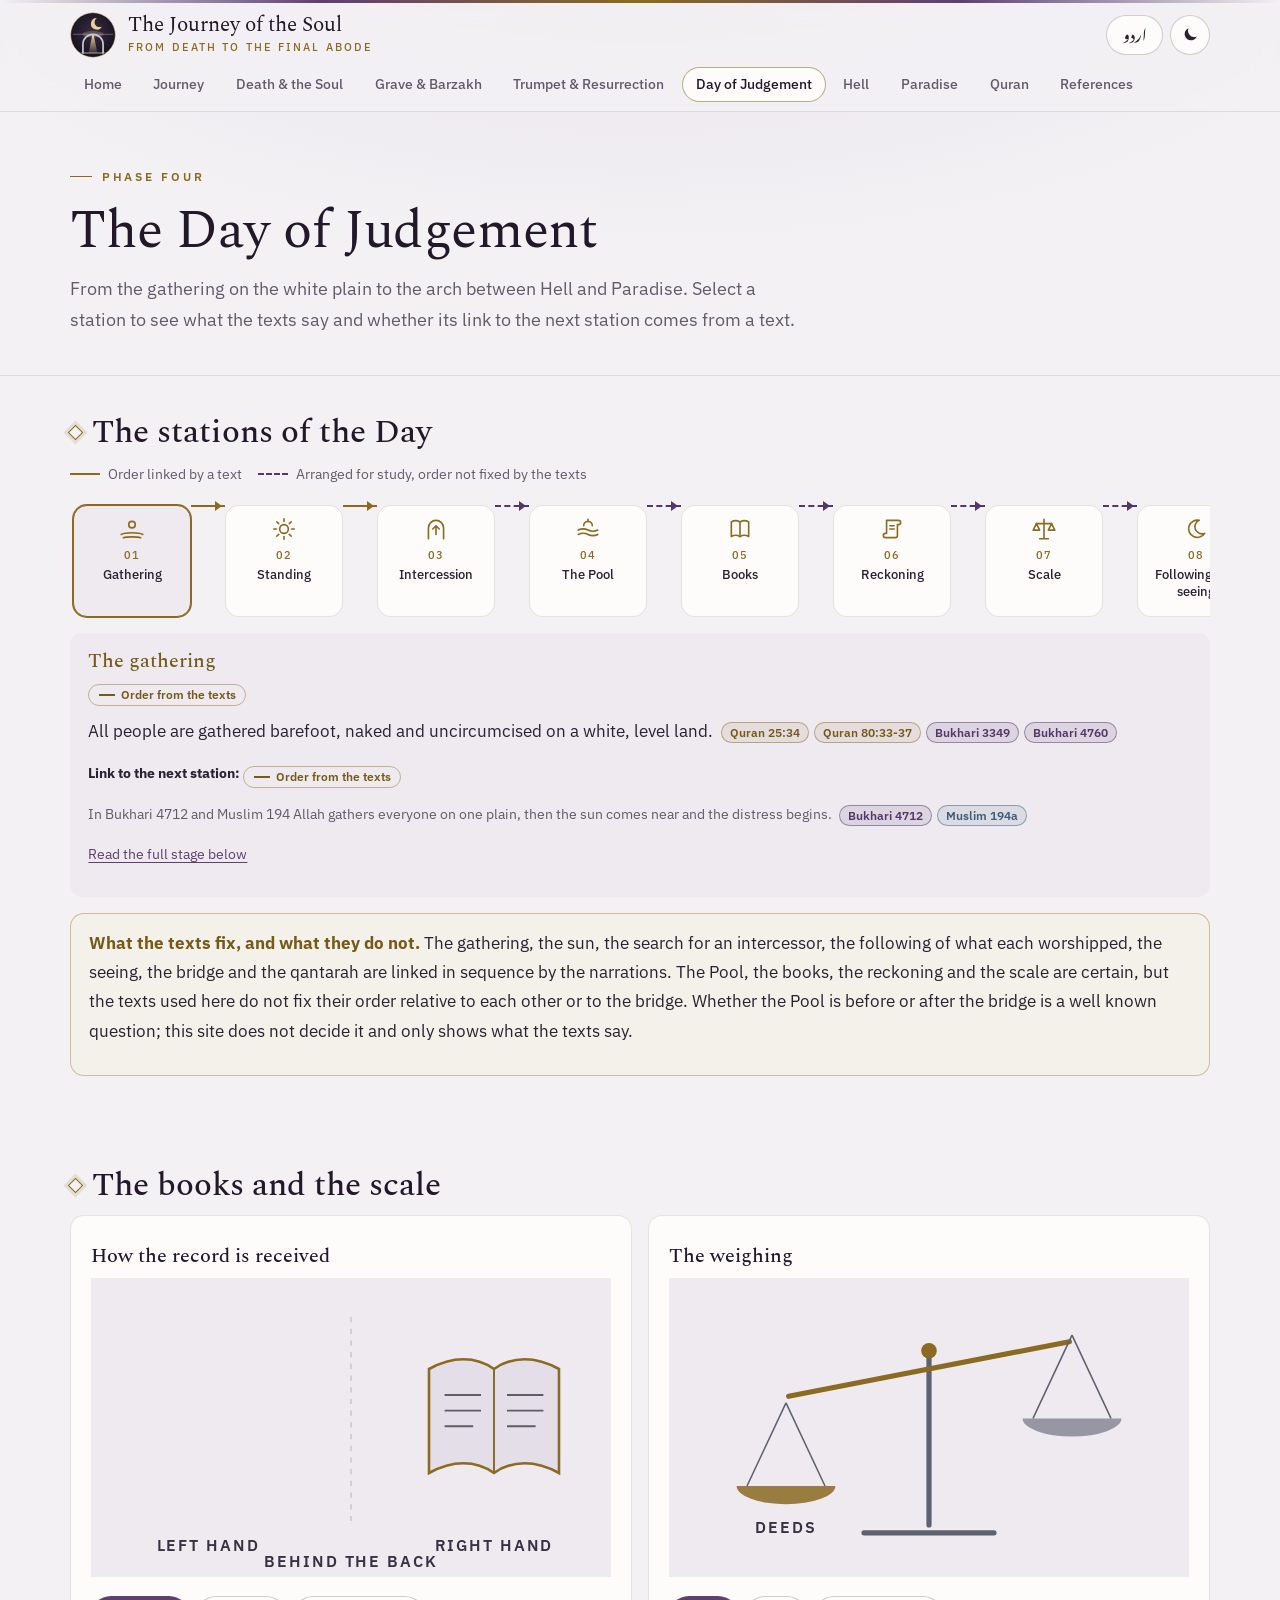
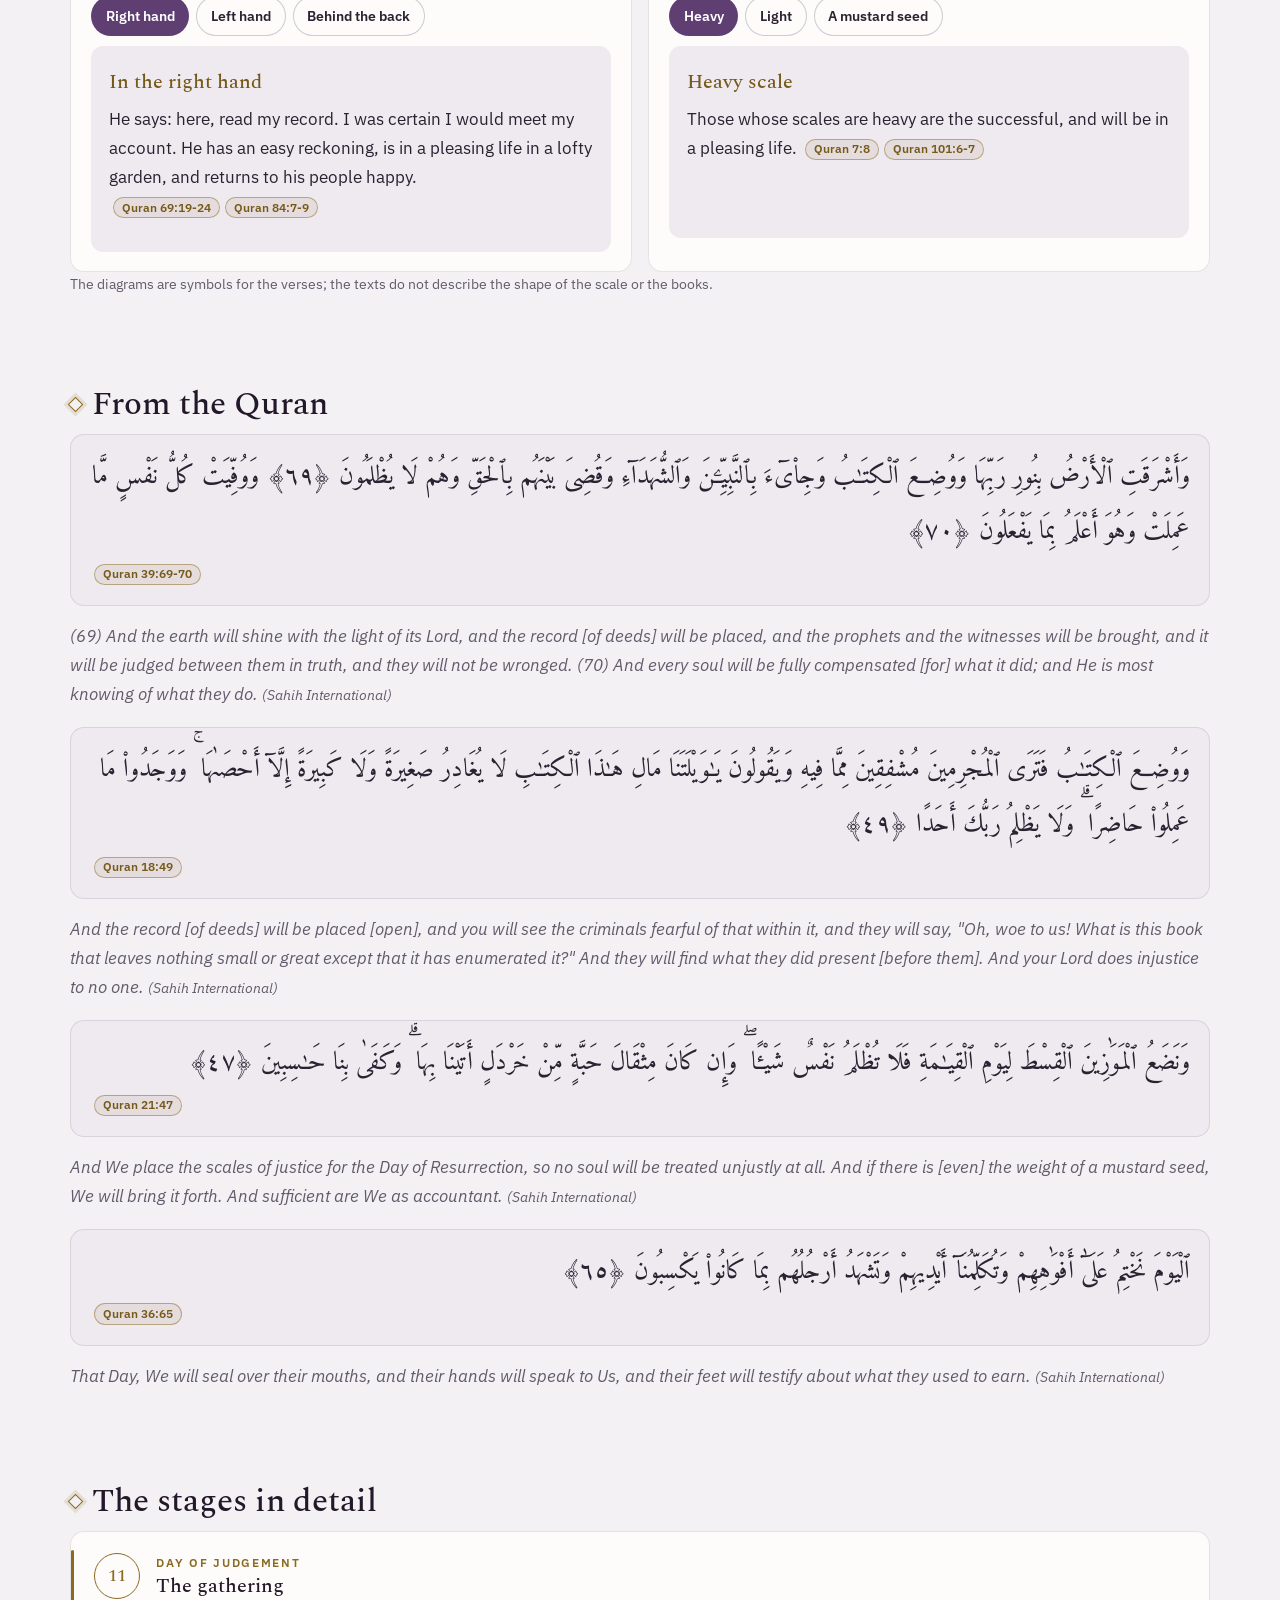
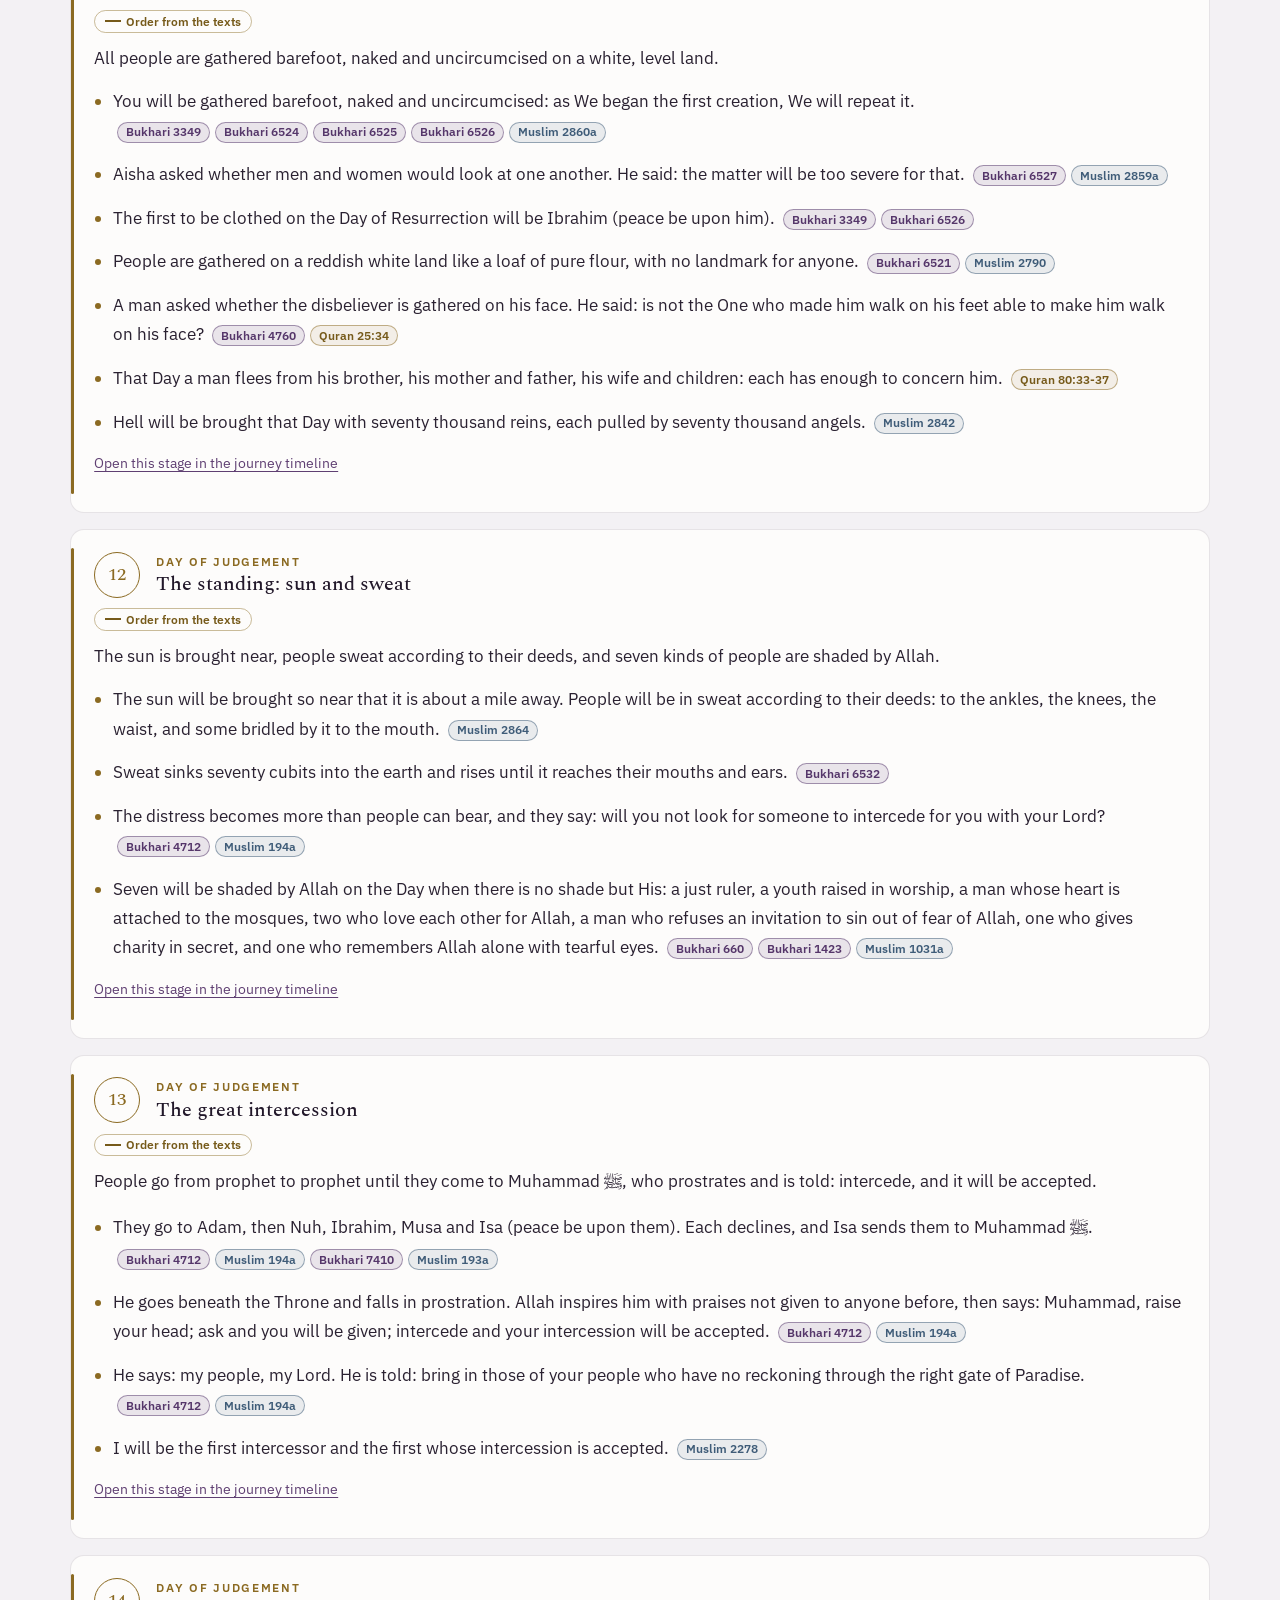
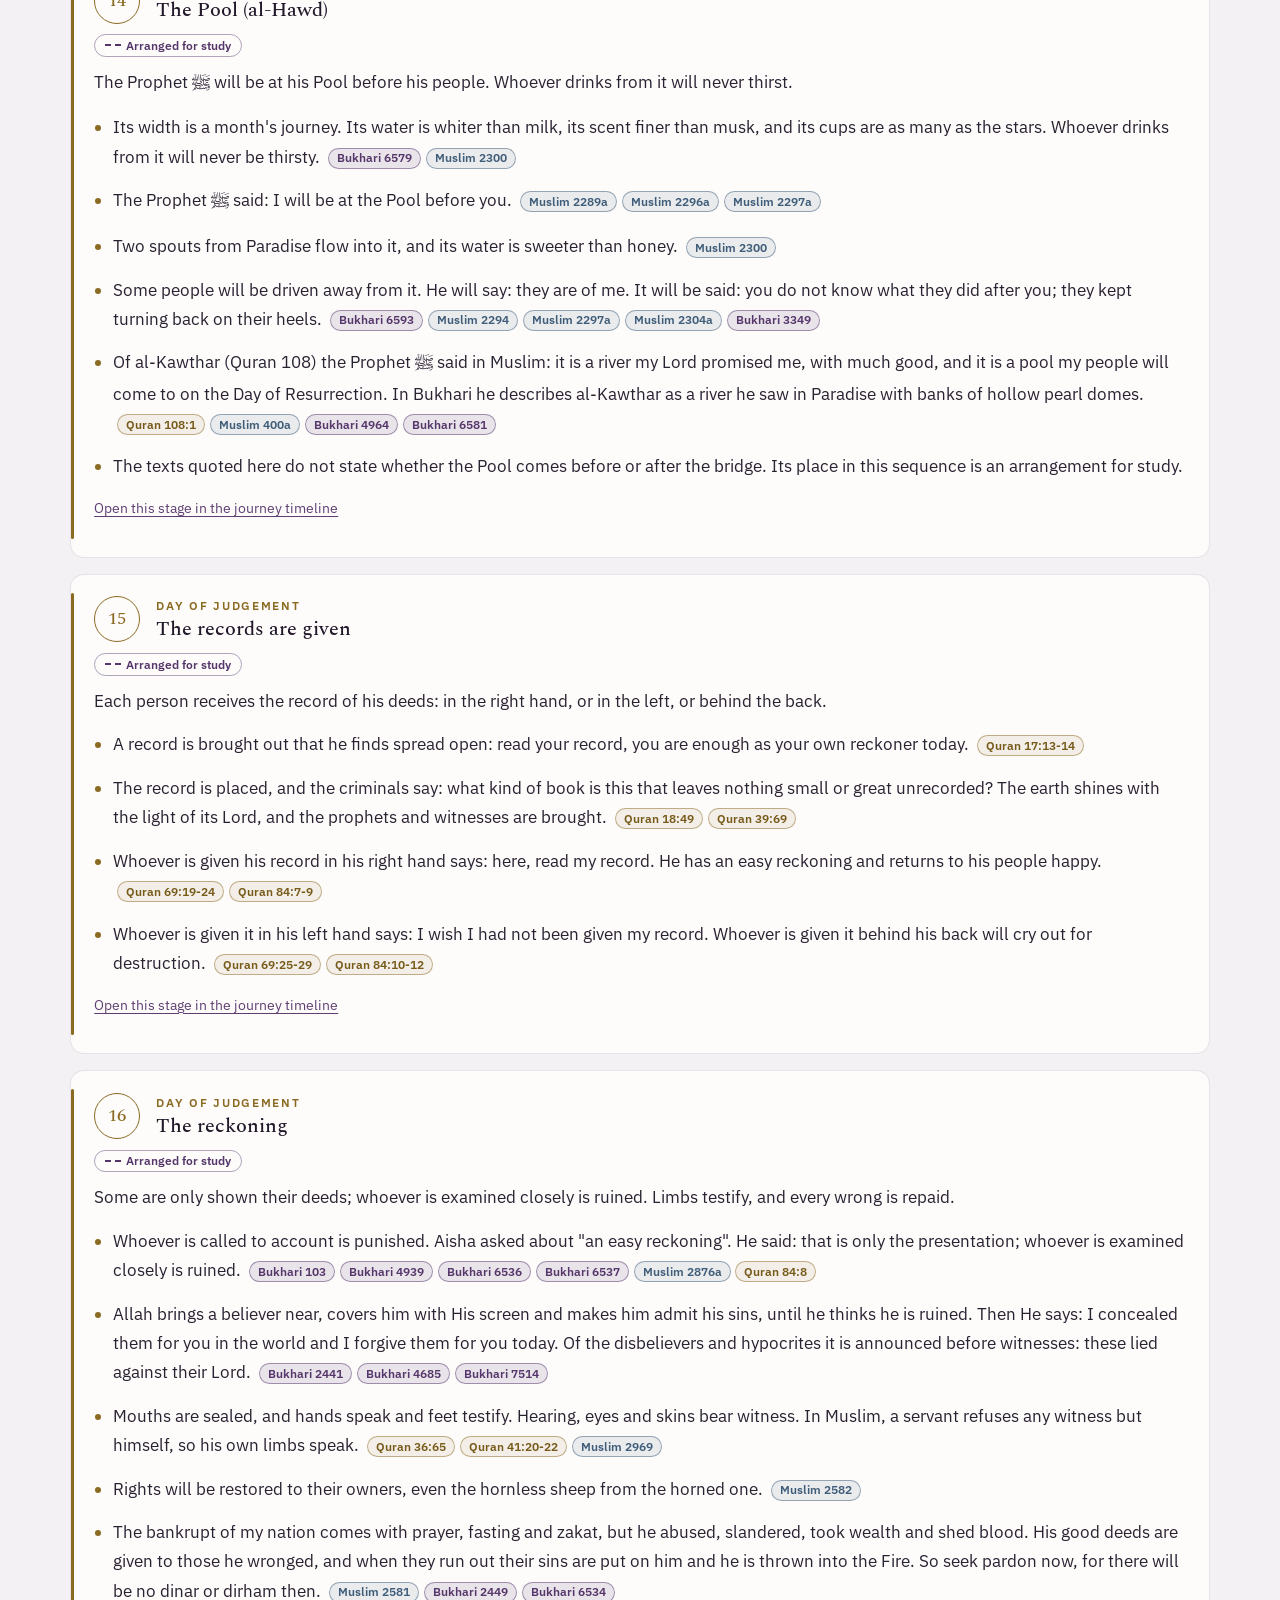
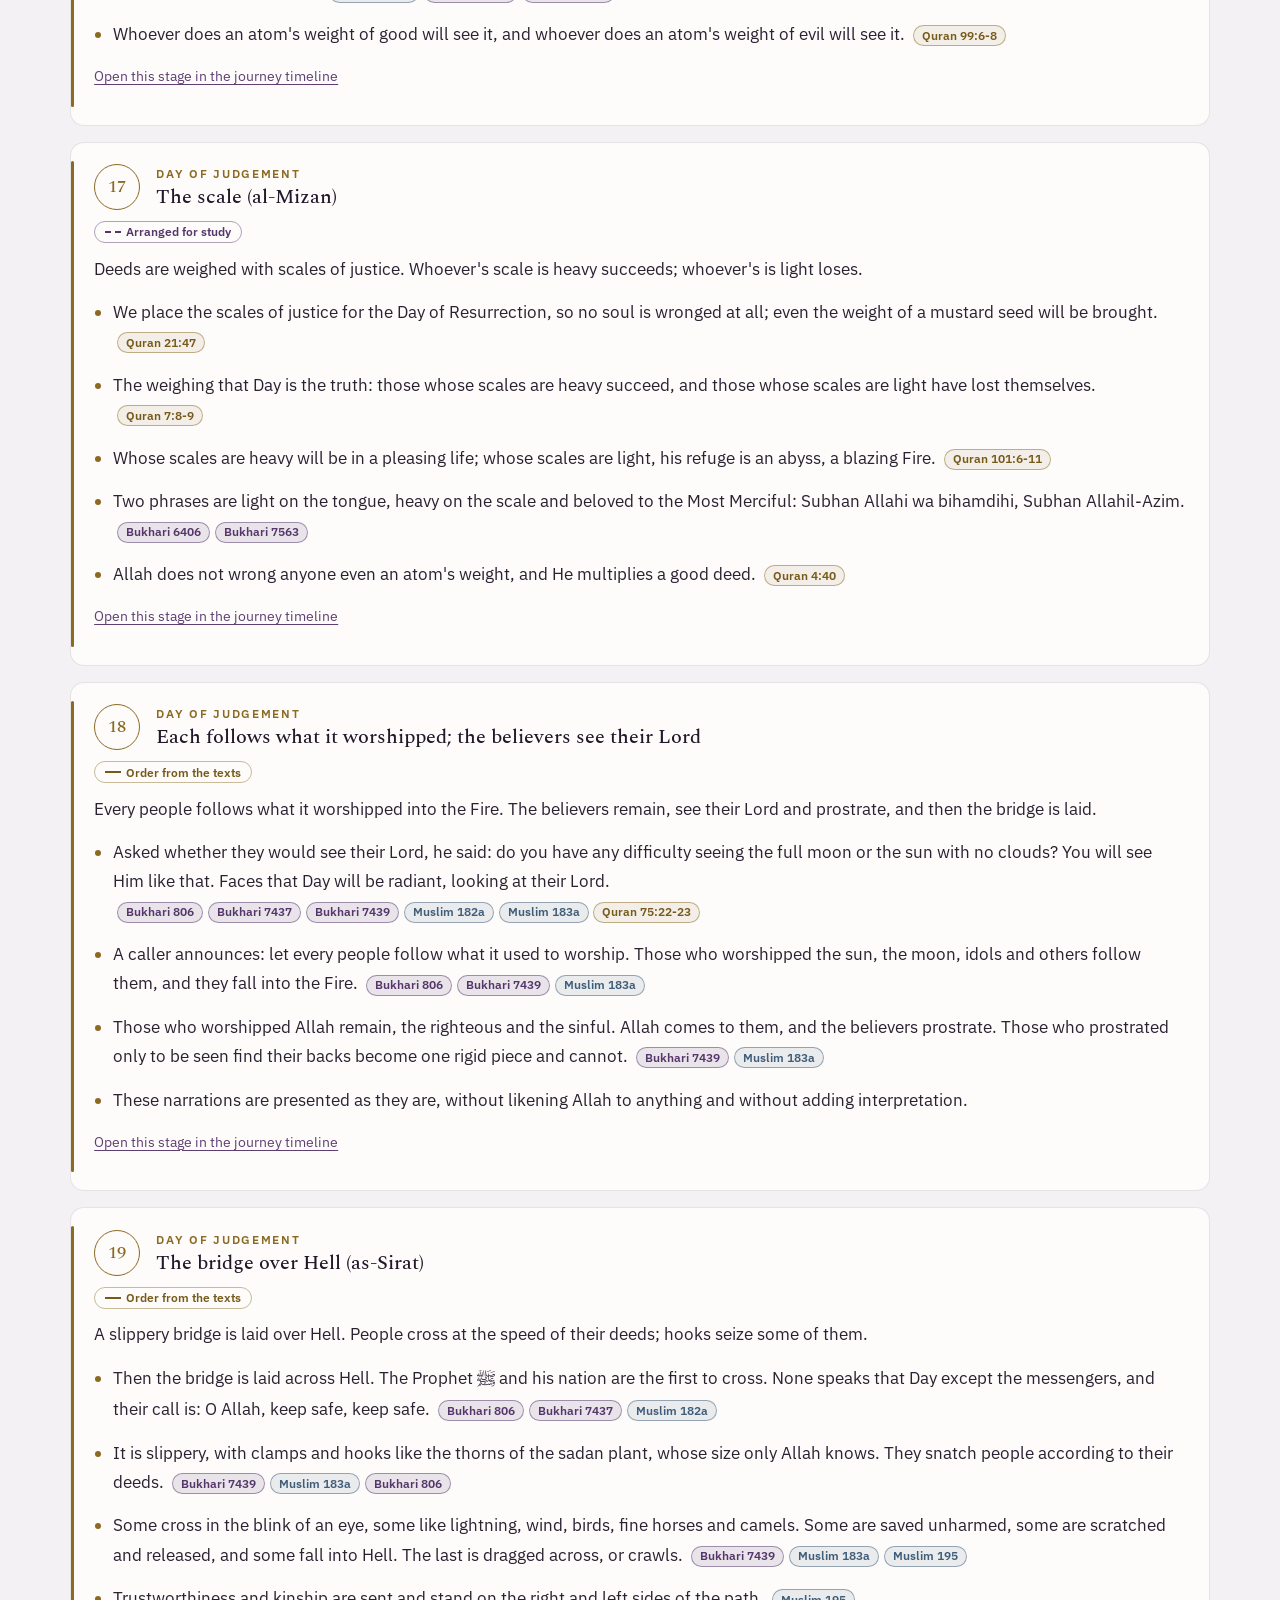
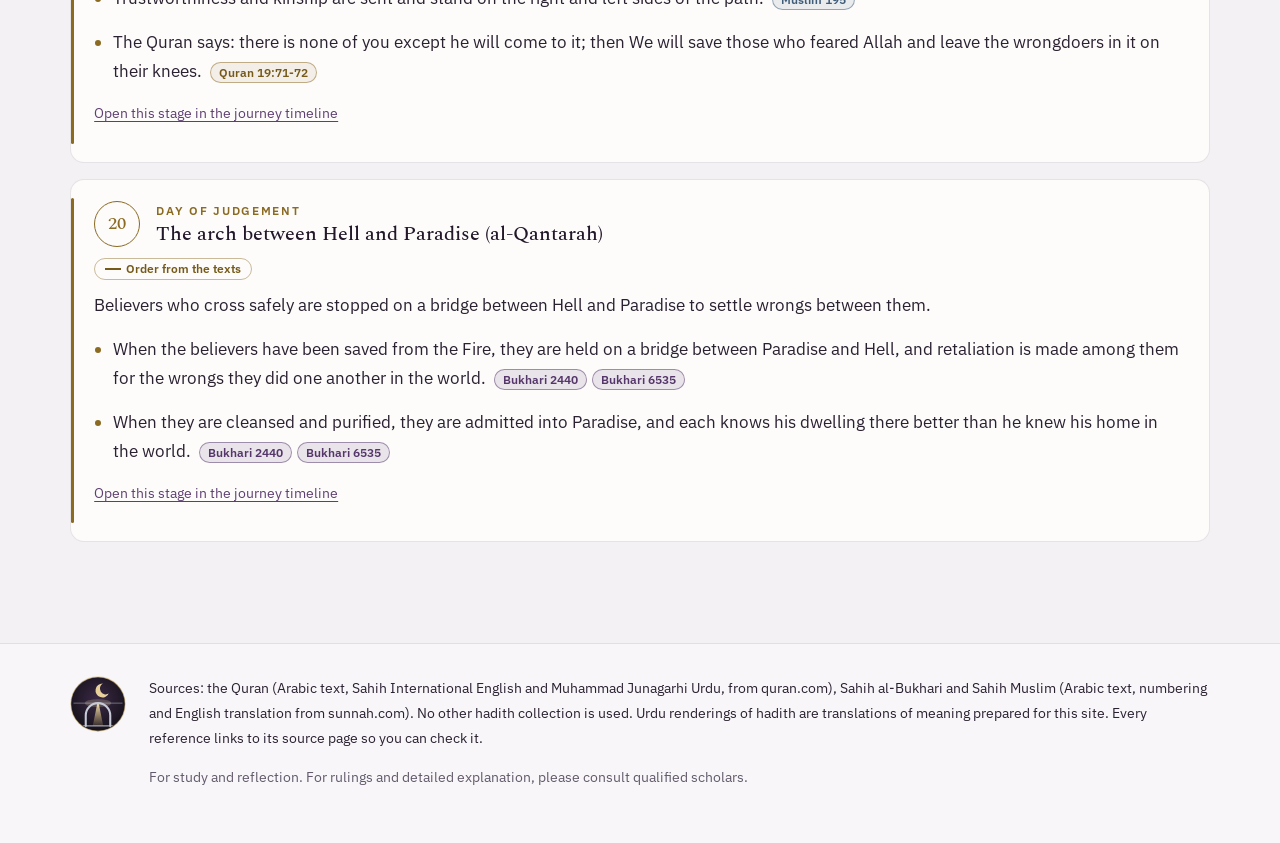
<file: judgement.html>
<!doctype html>
<html lang="en" dir="ltr">
<head>
<meta charset="utf-8">
<meta name="viewport" content="width=device-width, initial-scale=1">
<title>Day of Judgement | The Journey of the Soul: from death to the final abode</title>
<meta name="description" content="The stations of the Day of Judgement: gathering, standing, intercession, Pool, books, reckoning, scale, bridge and qantarah, from the Quran, Bukhari and Muslim.">
<meta name="theme-color" content="#121016">
<link rel="icon" href="assets/favicon.svg" type="image/svg+xml">
<script>(function(){try{var d=document.documentElement,l=localStorage.getItem('ak-lang')||'en',t=localStorage.getItem('ak-theme');if(!t&&window.matchMedia&&matchMedia('(prefers-color-scheme: light)').matches)t='light';d.lang=l;d.dir=l==='ur'?'rtl':'ltr';d.setAttribute('data-theme',t||'dark');}catch(e){}})();</script>
<link rel="preconnect" href="https://fonts.googleapis.com">
<link rel="preconnect" href="https://fonts.gstatic.com" crossorigin>
<link rel="stylesheet" href="https://fonts.googleapis.com/css2?family=Amiri:wght@400;700&family=IBM+Plex+Sans:wght@400;500;600&family=Noto+Nastaliq+Urdu:wght@400;600&family=Spectral:wght@400;500&display=swap">
<link rel="stylesheet" href="css/style.css">
</head>
<body data-page="judgement">
<a class="skip" href="#main"><span data-l="en">Skip to content</span><span data-l="ur" lang="ur">مواد پر جائیں</span></a>
<header class="site-head">
 <div class="topband" aria-hidden="true"></div>
 <div class="wrap head-row">
  <a class="brand" href="index.html"><svg viewBox="0 0 64 64" xmlns="http://www.w3.org/2000/svg" aria-hidden="true" focusable="false"><defs><radialGradient id="hl-bg" cx=".5" cy=".42" r=".62"><stop offset="0" stop-color="#3b2a47"/><stop offset="1" stop-color="#131017"/></radialGradient><linearGradient id="hl-pt" x1="0" y1="1" x2="0" y2="0"><stop offset="0" stop-color="#d8bc7a" stop-opacity=".15"/><stop offset="1" stop-color="#f2dfaa"/></linearGradient><clipPath id="hl-c"><circle cx="32" cy="32" r="30"/></clipPath></defs><circle cx="32" cy="32" r="31" fill="url(#hl-bg)" stroke="#d8bc7a" stroke-opacity=".55" stroke-width="1.2"/><g clip-path="url(#hl-c)"><ellipse cx="32" cy="31" rx="15" ry="4.5" fill="#f2dfaa" opacity=".22"/><path d="M4 31h56" stroke="#c6cad6" stroke-width="1" opacity=".55"/><path d="M26 57 31.2 31h1.6L38 57z" fill="url(#hl-pt)"/><path d="M18 57V45a14 14 0 0 1 28 0v12" fill="none" stroke="#c6cad6" stroke-width="2.4" stroke-linecap="round"/><path d="M6 57h52" stroke="#c6cad6" stroke-width="1.6" opacity=".8"/></g><path d="M37.5 8.5a8 8 0 1 0 6.8 11.6 6.3 6.3 0 1 1-6.8-11.6z" fill="#e9d29a"/></svg><span class="brand-txt"><span data-l="en">The Journey of the Soul<small>From death to the final abode</small></span><span data-l="ur" lang="ur">روح کا سفر<small>موت سے آخری ٹھکانے تک</small></span></span></a>
  <div class="controls">
   <button class="btn-ctl" id="langBtn" type="button" aria-label="Switch language / زبان تبدیل کریں"><span data-l="en" lang="ur">اردو</span><span data-l="ur" lang="en">English</span></button>
   <button class="btn-ctl icon" id="themeBtn" type="button" data-label-en="Toggle light or dark theme" data-label-ur="روشن یا تاریک انداز" aria-label="Toggle light or dark theme"><svg viewBox="0 0 24 24" aria-hidden="true"><path class="i-moon" d="M20 14.5A8 8 0 0 1 9.5 4a8 8 0 1 0 10.5 10.5z"/><g class="i-sun"><circle cx="12" cy="12" r="4.2"/><path d="M12 2v2.5M12 19.5V22M2 12h2.5M19.5 12H22M4.9 4.9l1.8 1.8M17.3 17.3l1.8 1.8M4.9 19.1l1.8-1.8M17.3 6.7l1.8-1.8"/></g></svg></button>
   <button class="btn-ctl icon menu-btn" id="menuBtn" type="button" aria-expanded="false" aria-controls="siteNav" data-label-en="Menu" data-label-ur="فہرست" aria-label="Menu"><svg viewBox="0 0 24 24" aria-hidden="true"><path d="M4 7h16M4 12h16M4 17h16"/></svg></button>
  </div>
 </div>
 <nav class="site-nav" id="siteNav" aria-label="Main"><ul class="wrap"><li><a href="index.html"><span data-l="en">Home</span><span data-l="ur" lang="ur">سرورق</span></a></li><li><a href="timeline.html"><span data-l="en">Journey</span><span data-l="ur" lang="ur">سفر</span></a></li><li><a href="death.html"><span data-l="en">Death &amp; the Soul</span><span data-l="ur" lang="ur">موت اور روح</span></a></li><li><a href="barzakh.html"><span data-l="en">Grave &amp; Barzakh</span><span data-l="ur" lang="ur">قبر اور برزخ</span></a></li><li><a href="resurrection.html"><span data-l="en">Trumpet &amp; Resurrection</span><span data-l="ur" lang="ur">صور اور حشر</span></a></li><li><a href="judgement.html" aria-current="page"><span data-l="en">Day of Judgement</span><span data-l="ur" lang="ur">یومِ حساب</span></a></li><li><a href="hell.html"><span data-l="en">Hell</span><span data-l="ur" lang="ur">جہنم</span></a></li><li><a href="paradise.html"><span data-l="en">Paradise</span><span data-l="ur" lang="ur">جنت</span></a></li><li><a href="quran.html"><span data-l="en">Quran</span><span data-l="ur" lang="ur">قرآن</span></a></li><li><a href="references.html"><span data-l="en">References</span><span data-l="ur" lang="ur">حوالہ جات</span></a></li></ul></nav>
</header>
<main id="main">
<section class="page-hero"><div class="wrap"><p data-l="en" class="kicker">Phase four</p><p data-l="ur" lang="ur" dir="rtl" class="kicker">چوتھا حصہ</p><h1 data-l="en">The Day of Judgement</h1><h1 data-l="ur" lang="ur" dir="rtl">قیامت کا دن</h1><p data-l="en" class="lead">From the gathering on the white plain to the arch between Hell and Paradise. Select a station to see what the texts say and whether its link to the next station comes from a text.</p><p data-l="ur" lang="ur" dir="rtl" class="lead">سفید میدان میں حشر سے جنت اور جہنم کے درمیان قنطرہ تک۔ کسی مرحلے کو منتخب کریں اور دیکھیں نصوص کیا کہتی ہیں، اور اگلے مرحلے سے اس کا تعلق کسی نص سے ہے یا نہیں۔</p></div></section>
<section class="wrap section">
 <h2 data-l="en">The stations of the Day</h2><h2 data-l="ur" lang="ur" dir="rtl">اس دن کے مراحل</h2>
 <div class="st-legend"><span><i></i><span data-l="en">Order linked by a text</span><span data-l="ur" lang="ur">ترتیب نص سے جڑی</span></span><span><i class="arr"></i><span data-l="en">Arranged for study, order not fixed by the texts</span><span data-l="ur" lang="ur">مطالعے کی ترتیب، نصوص سے طے نہیں</span></span></div>
 <div class="picker" data-start="gathering"><div class="stations" role="group" aria-label="Stations"><div class="st"><button type="button" data-pick="gathering"><svg class="ico" viewBox="0 0 24 24" aria-hidden="true" focusable="false"><path d="M2 17c4-2 16-2 20 0M4 20c3-1 13-1 16 0"/><circle cx="12" cy="8" r="3"/></svg><span class="n">01</span><span data-l="en">Gathering</span><span data-l="ur" lang="ur">حشر</span></button></div><span class="link" aria-hidden="true"></span><div class="st"><button type="button" data-pick="standing"><svg class="ico" viewBox="0 0 24 24" aria-hidden="true" focusable="false"><circle cx="12" cy="12" r="4"/><path d="M12 2.5v2.5M12 19v2.5M2.5 12H5M19 12h2.5M5.3 5.3l1.8 1.8M16.9 16.9l1.8 1.8M5.3 18.7l1.8-1.8M16.9 7.1l1.8-1.8"/></svg><span class="n">02</span><span data-l="en">Standing</span><span data-l="ur" lang="ur">قیام</span></button></div><span class="link" aria-hidden="true"></span><div class="st"><button type="button" data-pick="intercession"><svg class="ico" viewBox="0 0 24 24" aria-hidden="true" focusable="false"><path d="M5 21V11a7 7 0 0 1 14 0v10"/><path d="M12 17V9M9 12l3-3 3 3"/></svg><span class="n">03</span><span data-l="en">Intercession</span><span data-l="ur" lang="ur">شفاعت</span></button></div><span class="link arr" aria-hidden="true"></span><div class="st"><button type="button" data-pick="pool"><svg class="ico" viewBox="0 0 24 24" aria-hidden="true" focusable="false"><path d="M3 13c3-1.5 6-1.5 9 0s6 1.5 9 0M3 17c3-1.5 6-1.5 9 0s6 1.5 9 0"/><path d="M8 9a4 4 0 0 1 8 0"/><path d="M12 3v2"/></svg><span class="n">04</span><span data-l="en">The Pool</span><span data-l="ur" lang="ur">حوض</span></button></div><span class="link arr" aria-hidden="true"></span><div class="st"><button type="button" data-pick="books"><svg class="ico" viewBox="0 0 24 24" aria-hidden="true" focusable="false"><path d="M4 5.5C6.5 4 9.5 4 12 5.5 14.5 4 17.5 4 20 5.5V19c-2.5-1.5-5.5-1.5-8 0-2.5-1.5-5.5-1.5-8 0z"/><path d="M12 5.5V19"/></svg><span class="n">05</span><span data-l="en">Books</span><span data-l="ur" lang="ur">نامۂ اعمال</span></button></div><span class="link arr" aria-hidden="true"></span><div class="st"><button type="button" data-pick="reckoning"><svg class="ico" viewBox="0 0 24 24" aria-hidden="true" focusable="false"><path d="M7 4h11a2 2 0 0 1 0 4h-1v10a2 2 0 0 1-2 2H6a2 2 0 0 1 0-4h1z"/><path d="M10 9h4M10 12h4"/></svg><span class="n">06</span><span data-l="en">Reckoning</span><span data-l="ur" lang="ur">حساب</span></button></div><span class="link arr" aria-hidden="true"></span><div class="st"><button type="button" data-pick="scale"><svg class="ico" viewBox="0 0 24 24" aria-hidden="true" focusable="false"><path d="M12 3v18M8 21h8M5 7h14"/><path d="M5 7l-3 6h6zM19 7l-3 6h6z"/></svg><span class="n">07</span><span data-l="en">Scale</span><span data-l="ur" lang="ur">میزان</span></button></div><span class="link arr" aria-hidden="true"></span><div class="st"><button type="button" data-pick="seeing"><svg class="ico" viewBox="0 0 24 24" aria-hidden="true" focusable="false"><path d="M15 4a8 8 0 1 0 5 12 6.5 6.5 0 1 1-5-12z"/></svg><span class="n">08</span><span data-l="en">Following and seeing</span><span data-l="ur" lang="ur">پیروی اور دیدار</span></button></div><span class="link" aria-hidden="true"></span><div class="st"><button type="button" data-pick="bridge"><svg class="ico" viewBox="0 0 24 24" aria-hidden="true" focusable="false"><path d="M2 15h20M4 15v4M20 15v4"/><path d="M2 15c4-6 16-6 20 0" stroke-dasharray="1 2.4"/></svg><span class="n">09</span><span data-l="en">Bridge</span><span data-l="ur" lang="ur">پل صراط</span></button></div><span class="link" aria-hidden="true"></span><div class="st"><button type="button" data-pick="qantarah"><svg class="ico" viewBox="0 0 24 24" aria-hidden="true" focusable="false"><path d="M3 20h18M5 20v-6a7 7 0 0 1 14 0v6M9 20v-5a3 3 0 0 1 6 0v5"/></svg><span class="n">10</span><span data-l="en">Qantarah</span><span data-l="ur" lang="ur">قنطرہ</span></button></div></div><div class="dg-panel" aria-live="polite"><div data-pane="gathering"><h3 data-l="en">The gathering</h3><h3 data-l="ur" lang="ur" dir="rtl">میدانِ حشر میں جمع ہونا</h3><div class="stage-meta"><span class="badge o-text" title="A text links this stage to the one before or after it."><span data-l="en">Order from the texts</span><span data-l="ur" lang="ur">ترتیب نصوص سے</span></span></div><p data-l="en">All people are gathered barefoot, naked and uncircumcised on a white, level land. <span class="refs"><a class="ref ref-quran" href="https://quran.com/25/34" target="_blank" rel="noopener" title="Quran 25:34 | Surah 25, Ayah 34"><span data-l="en">Quran 25:34</span><span data-l="ur">قرآن <bdi dir="ltr">25:34</bdi></span></a><a class="ref ref-quran" href="https://quran.com/80/33-37" target="_blank" rel="noopener" title="Quran 80:33-37 | Surah 80, Ayah 33-37"><span data-l="en">Quran 80:33-37</span><span data-l="ur">قرآن <bdi dir="ltr">80:33-37</bdi></span></a><a class="ref ref-bukhari" href="https://sunnah.com/bukhari:3349" target="_blank" rel="noopener" title="Sahih al-Bukhari 3349 | In-book: Book 60, Hadith 24"><span data-l="en">Bukhari 3349</span><span data-l="ur">بخاری <bdi dir="ltr">3349</bdi></span></a><a class="ref ref-bukhari" href="https://sunnah.com/bukhari:4760" target="_blank" rel="noopener" title="Sahih al-Bukhari 4760 | In-book: Book 65, Hadith 282"><span data-l="en">Bukhari 4760</span><span data-l="ur">بخاری <bdi dir="ltr">4760</bdi></span></a></span></p><p data-l="ur" lang="ur" dir="rtl">سب لوگ ننگے پاؤں، ننگے بدن اور بے ختنہ ایک سفید ہموار زمین پر جمع کیے جاتے ہیں۔ <span class="refs"><a class="ref ref-quran" href="https://quran.com/25/34" target="_blank" rel="noopener" title="Quran 25:34 | Surah 25, Ayah 34"><span data-l="en">Quran 25:34</span><span data-l="ur">قرآن <bdi dir="ltr">25:34</bdi></span></a><a class="ref ref-quran" href="https://quran.com/80/33-37" target="_blank" rel="noopener" title="Quran 80:33-37 | Surah 80, Ayah 33-37"><span data-l="en">Quran 80:33-37</span><span data-l="ur">قرآن <bdi dir="ltr">80:33-37</bdi></span></a><a class="ref ref-bukhari" href="https://sunnah.com/bukhari:3349" target="_blank" rel="noopener" title="Sahih al-Bukhari 3349 | In-book: Book 60, Hadith 24"><span data-l="en">Bukhari 3349</span><span data-l="ur">بخاری <bdi dir="ltr">3349</bdi></span></a><a class="ref ref-bukhari" href="https://sunnah.com/bukhari:4760" target="_blank" rel="noopener" title="Sahih al-Bukhari 4760 | In-book: Book 65, Hadith 282"><span data-l="en">Bukhari 4760</span><span data-l="ur">بخاری <bdi dir="ltr">4760</bdi></span></a></span></p><p class="small"><strong><span data-l="en">Link to the next station:</span><span data-l="ur" lang="ur">اگلے مرحلے سے تعلق:</span></strong> <span class="badge o-text" title="A text links this stage to the one before or after it."><span data-l="en">Order from the texts</span><span data-l="ur" lang="ur">ترتیب نصوص سے</span></span></p><p data-l="en" class="small muted">In Bukhari 4712 and Muslim 194 Allah gathers everyone on one plain, then the sun comes near and the distress begins. <span class="refs"><a class="ref ref-bukhari" href="https://sunnah.com/bukhari:4712" target="_blank" rel="noopener" title="Sahih al-Bukhari 4712 | In-book: Book 65, Hadith 234"><span data-l="en">Bukhari 4712</span><span data-l="ur">بخاری <bdi dir="ltr">4712</bdi></span></a><a class="ref ref-muslim" href="https://sunnah.com/muslim:194a" target="_blank" rel="noopener" title="Sahih Muslim 194a | In-book: Book 1, Hadith 386"><span data-l="en">Muslim 194a</span><span data-l="ur">مسلم <bdi dir="ltr">194a</bdi></span></a></span></p><p data-l="ur" lang="ur" dir="rtl" class="small muted">بخاری 4712 اور مسلم 194 میں اللہ سب کو ایک میدان میں جمع کرتا ہے، پھر سورج قریب آتا ہے اور تکلیف شروع ہوتی ہے۔ <span class="refs"><a class="ref ref-bukhari" href="https://sunnah.com/bukhari:4712" target="_blank" rel="noopener" title="Sahih al-Bukhari 4712 | In-book: Book 65, Hadith 234"><span data-l="en">Bukhari 4712</span><span data-l="ur">بخاری <bdi dir="ltr">4712</bdi></span></a><a class="ref ref-muslim" href="https://sunnah.com/muslim:194a" target="_blank" rel="noopener" title="Sahih Muslim 194a | In-book: Book 1, Hadith 386"><span data-l="en">Muslim 194a</span><span data-l="ur">مسلم <bdi dir="ltr">194a</bdi></span></a></span></p><p class="small"><a href="#gathering"><span data-l="en">Read the full stage below</span><span data-l="ur" lang="ur">مکمل مرحلہ نیچے پڑھیں</span></a></p></div><div data-pane="standing" hidden><h3 data-l="en">The standing: sun and sweat</h3><h3 data-l="ur" lang="ur" dir="rtl">قیام: سورج اور پسینہ</h3><div class="stage-meta"><span class="badge o-text" title="A text links this stage to the one before or after it."><span data-l="en">Order from the texts</span><span data-l="ur" lang="ur">ترتیب نصوص سے</span></span></div><p data-l="en">The sun is brought near, people sweat according to their deeds, and seven kinds of people are shaded by Allah. <span class="refs"><a class="ref ref-bukhari" href="https://sunnah.com/bukhari:1423" target="_blank" rel="noopener" title="Sahih al-Bukhari 1423 | In-book: Book 24, Hadith 27"><span data-l="en">Bukhari 1423</span><span data-l="ur">بخاری <bdi dir="ltr">1423</bdi></span></a><a class="ref ref-bukhari" href="https://sunnah.com/bukhari:4712" target="_blank" rel="noopener" title="Sahih al-Bukhari 4712 | In-book: Book 65, Hadith 234"><span data-l="en">Bukhari 4712</span><span data-l="ur">بخاری <bdi dir="ltr">4712</bdi></span></a><a class="ref ref-bukhari" href="https://sunnah.com/bukhari:6532" target="_blank" rel="noopener" title="Sahih al-Bukhari 6532 | In-book: Book 81, Hadith 121"><span data-l="en">Bukhari 6532</span><span data-l="ur">بخاری <bdi dir="ltr">6532</bdi></span></a><a class="ref ref-bukhari" href="https://sunnah.com/bukhari:660" target="_blank" rel="noopener" title="Sahih al-Bukhari 660 | In-book: Book 10, Hadith 54"><span data-l="en">Bukhari 660</span><span data-l="ur">بخاری <bdi dir="ltr">660</bdi></span></a></span></p><p data-l="ur" lang="ur" dir="rtl">سورج قریب کر دیا جاتا ہے، لوگ اپنے اعمال کے مطابق پسینے میں ہوتے ہیں، اور سات قسم کے لوگوں کو اللہ اپنا سایہ دیتا ہے۔ <span class="refs"><a class="ref ref-bukhari" href="https://sunnah.com/bukhari:1423" target="_blank" rel="noopener" title="Sahih al-Bukhari 1423 | In-book: Book 24, Hadith 27"><span data-l="en">Bukhari 1423</span><span data-l="ur">بخاری <bdi dir="ltr">1423</bdi></span></a><a class="ref ref-bukhari" href="https://sunnah.com/bukhari:4712" target="_blank" rel="noopener" title="Sahih al-Bukhari 4712 | In-book: Book 65, Hadith 234"><span data-l="en">Bukhari 4712</span><span data-l="ur">بخاری <bdi dir="ltr">4712</bdi></span></a><a class="ref ref-bukhari" href="https://sunnah.com/bukhari:6532" target="_blank" rel="noopener" title="Sahih al-Bukhari 6532 | In-book: Book 81, Hadith 121"><span data-l="en">Bukhari 6532</span><span data-l="ur">بخاری <bdi dir="ltr">6532</bdi></span></a><a class="ref ref-bukhari" href="https://sunnah.com/bukhari:660" target="_blank" rel="noopener" title="Sahih al-Bukhari 660 | In-book: Book 10, Hadith 54"><span data-l="en">Bukhari 660</span><span data-l="ur">بخاری <bdi dir="ltr">660</bdi></span></a></span></p><p class="small"><strong><span data-l="en">Link to the next station:</span><span data-l="ur" lang="ur">اگلے مرحلے سے تعلق:</span></strong> <span class="badge o-text" title="A text links this stage to the one before or after it."><span data-l="en">Order from the texts</span><span data-l="ur" lang="ur">ترتیب نصوص سے</span></span></p><p data-l="en" class="small muted">The same narrations continue: in that distress people say, look for someone to intercede, and go to Adam. <span class="refs"><a class="ref ref-bukhari" href="https://sunnah.com/bukhari:4712" target="_blank" rel="noopener" title="Sahih al-Bukhari 4712 | In-book: Book 65, Hadith 234"><span data-l="en">Bukhari 4712</span><span data-l="ur">بخاری <bdi dir="ltr">4712</bdi></span></a><a class="ref ref-muslim" href="https://sunnah.com/muslim:194a" target="_blank" rel="noopener" title="Sahih Muslim 194a | In-book: Book 1, Hadith 386"><span data-l="en">Muslim 194a</span><span data-l="ur">مسلم <bdi dir="ltr">194a</bdi></span></a></span></p><p data-l="ur" lang="ur" dir="rtl" class="small muted">یہی روایات آگے بتاتی ہیں: اس تکلیف میں لوگ کہتے ہیں کہ کسی سفارشی کو ڈھونڈو، اور آدم علیہ السلام کے پاس جاتے ہیں۔ <span class="refs"><a class="ref ref-bukhari" href="https://sunnah.com/bukhari:4712" target="_blank" rel="noopener" title="Sahih al-Bukhari 4712 | In-book: Book 65, Hadith 234"><span data-l="en">Bukhari 4712</span><span data-l="ur">بخاری <bdi dir="ltr">4712</bdi></span></a><a class="ref ref-muslim" href="https://sunnah.com/muslim:194a" target="_blank" rel="noopener" title="Sahih Muslim 194a | In-book: Book 1, Hadith 386"><span data-l="en">Muslim 194a</span><span data-l="ur">مسلم <bdi dir="ltr">194a</bdi></span></a></span></p><p class="small"><a href="#standing"><span data-l="en">Read the full stage below</span><span data-l="ur" lang="ur">مکمل مرحلہ نیچے پڑھیں</span></a></p></div><div data-pane="intercession" hidden><h3 data-l="en">The great intercession</h3><h3 data-l="ur" lang="ur" dir="rtl">شفاعتِ کبریٰ</h3><div class="stage-meta"><span class="badge o-text" title="A text links this stage to the one before or after it."><span data-l="en">Order from the texts</span><span data-l="ur" lang="ur">ترتیب نصوص سے</span></span></div><p data-l="en">People go from prophet to prophet until they come to Muhammad <span class="saw">ﷺ</span>, who prostrates and is told: intercede, and it will be accepted. <span class="refs"><a class="ref ref-bukhari" href="https://sunnah.com/bukhari:4712" target="_blank" rel="noopener" title="Sahih al-Bukhari 4712 | In-book: Book 65, Hadith 234"><span data-l="en">Bukhari 4712</span><span data-l="ur">بخاری <bdi dir="ltr">4712</bdi></span></a><a class="ref ref-bukhari" href="https://sunnah.com/bukhari:7410" target="_blank" rel="noopener" title="Sahih al-Bukhari 7410 | In-book: Book 97, Hadith 39"><span data-l="en">Bukhari 7410</span><span data-l="ur">بخاری <bdi dir="ltr">7410</bdi></span></a><a class="ref ref-muslim" href="https://sunnah.com/muslim:193a" target="_blank" rel="noopener" title="Sahih Muslim 193a | In-book: Book 1, Hadith 381"><span data-l="en">Muslim 193a</span><span data-l="ur">مسلم <bdi dir="ltr">193a</bdi></span></a><a class="ref ref-muslim" href="https://sunnah.com/muslim:194a" target="_blank" rel="noopener" title="Sahih Muslim 194a | In-book: Book 1, Hadith 386"><span data-l="en">Muslim 194a</span><span data-l="ur">مسلم <bdi dir="ltr">194a</bdi></span></a></span></p><p data-l="ur" lang="ur" dir="rtl">لوگ ایک نبی سے دوسرے نبی کے پاس جاتے ہیں یہاں تک کہ محمد <span class="saw">ﷺ</span> کے پاس آتے ہیں، آپ سجدہ کرتے ہیں اور کہا جاتا ہے: سفارش کیجیے، قبول کی جائے گی۔ <span class="refs"><a class="ref ref-bukhari" href="https://sunnah.com/bukhari:4712" target="_blank" rel="noopener" title="Sahih al-Bukhari 4712 | In-book: Book 65, Hadith 234"><span data-l="en">Bukhari 4712</span><span data-l="ur">بخاری <bdi dir="ltr">4712</bdi></span></a><a class="ref ref-bukhari" href="https://sunnah.com/bukhari:7410" target="_blank" rel="noopener" title="Sahih al-Bukhari 7410 | In-book: Book 97, Hadith 39"><span data-l="en">Bukhari 7410</span><span data-l="ur">بخاری <bdi dir="ltr">7410</bdi></span></a><a class="ref ref-muslim" href="https://sunnah.com/muslim:193a" target="_blank" rel="noopener" title="Sahih Muslim 193a | In-book: Book 1, Hadith 381"><span data-l="en">Muslim 193a</span><span data-l="ur">مسلم <bdi dir="ltr">193a</bdi></span></a><a class="ref ref-muslim" href="https://sunnah.com/muslim:194a" target="_blank" rel="noopener" title="Sahih Muslim 194a | In-book: Book 1, Hadith 386"><span data-l="en">Muslim 194a</span><span data-l="ur">مسلم <bdi dir="ltr">194a</bdi></span></a></span></p><p class="small"><strong><span data-l="en">Link to the next station:</span><span data-l="ur" lang="ur">اگلے مرحلے سے تعلق:</span></strong> <span class="badge o-arr" title="The texts confirm this event but do not fix its exact position in the sequence."><span data-l="en">Arranged for study</span><span data-l="ur" lang="ur">مطالعے کی ترتیب</span></span></p><p data-l="en" class="small muted">No text used here says the Pool comes right after the intercession. </p><p data-l="ur" lang="ur" dir="rtl" class="small muted">یہاں استعمال شدہ کوئی نص یہ نہیں کہتی کہ حوض شفاعت کے فوراً بعد ہے۔ </p><p class="small"><a href="#intercession"><span data-l="en">Read the full stage below</span><span data-l="ur" lang="ur">مکمل مرحلہ نیچے پڑھیں</span></a></p></div><div data-pane="pool" hidden><h3 data-l="en">The Pool (al-Hawd)</h3><h3 data-l="ur" lang="ur" dir="rtl">حوضِ کوثر</h3><div class="stage-meta"><span class="badge o-arr" title="The texts confirm this event but do not fix its exact position in the sequence."><span data-l="en">Arranged for study</span><span data-l="ur" lang="ur">مطالعے کی ترتیب</span></span></div><p data-l="en">The Prophet <span class="saw">ﷺ</span> will be at his Pool before his people. Whoever drinks from it will never thirst. <span class="refs"><a class="ref ref-quran" href="https://quran.com/108/1" target="_blank" rel="noopener" title="Quran 108:1 | Surah 108, Ayah 1"><span data-l="en">Quran 108:1</span><span data-l="ur">قرآن <bdi dir="ltr">108:1</bdi></span></a><a class="ref ref-bukhari" href="https://sunnah.com/bukhari:3349" target="_blank" rel="noopener" title="Sahih al-Bukhari 3349 | In-book: Book 60, Hadith 24"><span data-l="en">Bukhari 3349</span><span data-l="ur">بخاری <bdi dir="ltr">3349</bdi></span></a><a class="ref ref-bukhari" href="https://sunnah.com/bukhari:4964" target="_blank" rel="noopener" title="Sahih al-Bukhari 4964 | In-book: Book 65, Hadith 486"><span data-l="en">Bukhari 4964</span><span data-l="ur">بخاری <bdi dir="ltr">4964</bdi></span></a><a class="ref ref-bukhari" href="https://sunnah.com/bukhari:6579" target="_blank" rel="noopener" title="Sahih al-Bukhari 6579 | In-book: Book 81, Hadith 167"><span data-l="en">Bukhari 6579</span><span data-l="ur">بخاری <bdi dir="ltr">6579</bdi></span></a></span></p><p data-l="ur" lang="ur" dir="rtl">نبی کریم <span class="saw">ﷺ</span> اپنی امت سے پہلے اپنے حوض پر ہوں گے۔ جو اس سے پیے گا کبھی پیاسا نہ ہوگا۔ <span class="refs"><a class="ref ref-quran" href="https://quran.com/108/1" target="_blank" rel="noopener" title="Quran 108:1 | Surah 108, Ayah 1"><span data-l="en">Quran 108:1</span><span data-l="ur">قرآن <bdi dir="ltr">108:1</bdi></span></a><a class="ref ref-bukhari" href="https://sunnah.com/bukhari:3349" target="_blank" rel="noopener" title="Sahih al-Bukhari 3349 | In-book: Book 60, Hadith 24"><span data-l="en">Bukhari 3349</span><span data-l="ur">بخاری <bdi dir="ltr">3349</bdi></span></a><a class="ref ref-bukhari" href="https://sunnah.com/bukhari:4964" target="_blank" rel="noopener" title="Sahih al-Bukhari 4964 | In-book: Book 65, Hadith 486"><span data-l="en">Bukhari 4964</span><span data-l="ur">بخاری <bdi dir="ltr">4964</bdi></span></a><a class="ref ref-bukhari" href="https://sunnah.com/bukhari:6579" target="_blank" rel="noopener" title="Sahih al-Bukhari 6579 | In-book: Book 81, Hadith 167"><span data-l="en">Bukhari 6579</span><span data-l="ur">بخاری <bdi dir="ltr">6579</bdi></span></a></span></p><p class="small"><strong><span data-l="en">Link to the next station:</span><span data-l="ur" lang="ur">اگلے مرحلے سے تعلق:</span></strong> <span class="badge o-arr" title="The texts confirm this event but do not fix its exact position in the sequence."><span data-l="en">Arranged for study</span><span data-l="ur" lang="ur">مطالعے کی ترتیب</span></span></p><p data-l="en" class="small muted">The texts do not fix whether the Pool is before or after the books, the scale or the bridge. </p><p data-l="ur" lang="ur" dir="rtl" class="small muted">نصوص یہ طے نہیں کرتیں کہ حوض نامۂ اعمال، میزان یا پل سے پہلے ہے یا بعد میں۔ </p><p class="small"><a href="#pool"><span data-l="en">Read the full stage below</span><span data-l="ur" lang="ur">مکمل مرحلہ نیچے پڑھیں</span></a></p></div><div data-pane="books" hidden><h3 data-l="en">The records are given</h3><h3 data-l="ur" lang="ur" dir="rtl">نامۂ اعمال کا دیا جانا</h3><div class="stage-meta"><span class="badge o-arr" title="The texts confirm this event but do not fix its exact position in the sequence."><span data-l="en">Arranged for study</span><span data-l="ur" lang="ur">مطالعے کی ترتیب</span></span></div><p data-l="en">Each person receives the record of his deeds: in the right hand, or in the left, or behind the back. <span class="refs"><a class="ref ref-quran" href="https://quran.com/17/13-14" target="_blank" rel="noopener" title="Quran 17:13-14 | Surah 17, Ayah 13-14"><span data-l="en">Quran 17:13-14</span><span data-l="ur">قرآن <bdi dir="ltr">17:13-14</bdi></span></a><a class="ref ref-quran" href="https://quran.com/18/49" target="_blank" rel="noopener" title="Quran 18:49 | Surah 18, Ayah 49"><span data-l="en">Quran 18:49</span><span data-l="ur">قرآن <bdi dir="ltr">18:49</bdi></span></a><a class="ref ref-quran" href="https://quran.com/39/69" target="_blank" rel="noopener" title="Quran 39:69 | Surah 39, Ayah 69"><span data-l="en">Quran 39:69</span><span data-l="ur">قرآن <bdi dir="ltr">39:69</bdi></span></a><a class="ref ref-quran" href="https://quran.com/69/19-24" target="_blank" rel="noopener" title="Quran 69:19-24 | Surah 69, Ayah 19-24"><span data-l="en">Quran 69:19-24</span><span data-l="ur">قرآن <bdi dir="ltr">69:19-24</bdi></span></a></span></p><p data-l="ur" lang="ur" dir="rtl">ہر شخص کو اس کا نامۂ اعمال دیا جاتا ہے: داہنے ہاتھ میں، یا بائیں میں، یا پیٹھ پیچھے سے۔ <span class="refs"><a class="ref ref-quran" href="https://quran.com/17/13-14" target="_blank" rel="noopener" title="Quran 17:13-14 | Surah 17, Ayah 13-14"><span data-l="en">Quran 17:13-14</span><span data-l="ur">قرآن <bdi dir="ltr">17:13-14</bdi></span></a><a class="ref ref-quran" href="https://quran.com/18/49" target="_blank" rel="noopener" title="Quran 18:49 | Surah 18, Ayah 49"><span data-l="en">Quran 18:49</span><span data-l="ur">قرآن <bdi dir="ltr">18:49</bdi></span></a><a class="ref ref-quran" href="https://quran.com/39/69" target="_blank" rel="noopener" title="Quran 39:69 | Surah 39, Ayah 69"><span data-l="en">Quran 39:69</span><span data-l="ur">قرآن <bdi dir="ltr">39:69</bdi></span></a><a class="ref ref-quran" href="https://quran.com/69/19-24" target="_blank" rel="noopener" title="Quran 69:19-24 | Surah 69, Ayah 19-24"><span data-l="en">Quran 69:19-24</span><span data-l="ur">قرآن <bdi dir="ltr">69:19-24</bdi></span></a></span></p><p class="small"><strong><span data-l="en">Link to the next station:</span><span data-l="ur" lang="ur">اگلے مرحلے سے تعلق:</span></strong> <span class="badge o-arr" title="The texts confirm this event but do not fix its exact position in the sequence."><span data-l="en">Arranged for study</span><span data-l="ur" lang="ur">مطالعے کی ترتیب</span></span></p><p data-l="en" class="small muted">The Quran links receiving the record in the right hand with an easy reckoning, but does not set out a timetable. <span class="refs"><a class="ref ref-quran" href="https://quran.com/84/7-8" target="_blank" rel="noopener" title="Quran 84:7-8 | Surah 84, Ayah 7-8"><span data-l="en">Quran 84:7-8</span><span data-l="ur">قرآن <bdi dir="ltr">84:7-8</bdi></span></a></span></p><p data-l="ur" lang="ur" dir="rtl" class="small muted">قرآن داہنے ہاتھ میں نامہ ملنے کو آسان حساب سے جوڑتا ہے، مگر وقت کی ترتیب بیان نہیں کرتا۔ <span class="refs"><a class="ref ref-quran" href="https://quran.com/84/7-8" target="_blank" rel="noopener" title="Quran 84:7-8 | Surah 84, Ayah 7-8"><span data-l="en">Quran 84:7-8</span><span data-l="ur">قرآن <bdi dir="ltr">84:7-8</bdi></span></a></span></p><p class="small"><a href="#books"><span data-l="en">Read the full stage below</span><span data-l="ur" lang="ur">مکمل مرحلہ نیچے پڑھیں</span></a></p></div><div data-pane="reckoning" hidden><h3 data-l="en">The reckoning</h3><h3 data-l="ur" lang="ur" dir="rtl">حساب</h3><div class="stage-meta"><span class="badge o-arr" title="The texts confirm this event but do not fix its exact position in the sequence."><span data-l="en">Arranged for study</span><span data-l="ur" lang="ur">مطالعے کی ترتیب</span></span></div><p data-l="en">Some are only shown their deeds; whoever is examined closely is ruined. Limbs testify, and every wrong is repaid. <span class="refs"><a class="ref ref-quran" href="https://quran.com/36/65" target="_blank" rel="noopener" title="Quran 36:65 | Surah 36, Ayah 65"><span data-l="en">Quran 36:65</span><span data-l="ur">قرآن <bdi dir="ltr">36:65</bdi></span></a><a class="ref ref-quran" href="https://quran.com/41/20-22" target="_blank" rel="noopener" title="Quran 41:20-22 | Surah 41, Ayah 20-22"><span data-l="en">Quran 41:20-22</span><span data-l="ur">قرآن <bdi dir="ltr">41:20-22</bdi></span></a><a class="ref ref-quran" href="https://quran.com/84/8" target="_blank" rel="noopener" title="Quran 84:8 | Surah 84, Ayah 8"><span data-l="en">Quran 84:8</span><span data-l="ur">قرآن <bdi dir="ltr">84:8</bdi></span></a><a class="ref ref-quran" href="https://quran.com/99/6-8" target="_blank" rel="noopener" title="Quran 99:6-8 | Surah 99, Ayah 6-8"><span data-l="en">Quran 99:6-8</span><span data-l="ur">قرآن <bdi dir="ltr">99:6-8</bdi></span></a></span></p><p data-l="ur" lang="ur" dir="rtl">کچھ لوگوں کے صرف اعمال پیش ہوں گے؛ جس سے باریکی سے حساب لیا گیا وہ ہلاک ہوا۔ اعضاء گواہی دیں گے، اور ہر ظلم کا بدلہ دیا جائے گا۔ <span class="refs"><a class="ref ref-quran" href="https://quran.com/36/65" target="_blank" rel="noopener" title="Quran 36:65 | Surah 36, Ayah 65"><span data-l="en">Quran 36:65</span><span data-l="ur">قرآن <bdi dir="ltr">36:65</bdi></span></a><a class="ref ref-quran" href="https://quran.com/41/20-22" target="_blank" rel="noopener" title="Quran 41:20-22 | Surah 41, Ayah 20-22"><span data-l="en">Quran 41:20-22</span><span data-l="ur">قرآن <bdi dir="ltr">41:20-22</bdi></span></a><a class="ref ref-quran" href="https://quran.com/84/8" target="_blank" rel="noopener" title="Quran 84:8 | Surah 84, Ayah 8"><span data-l="en">Quran 84:8</span><span data-l="ur">قرآن <bdi dir="ltr">84:8</bdi></span></a><a class="ref ref-quran" href="https://quran.com/99/6-8" target="_blank" rel="noopener" title="Quran 99:6-8 | Surah 99, Ayah 6-8"><span data-l="en">Quran 99:6-8</span><span data-l="ur">قرآن <bdi dir="ltr">99:6-8</bdi></span></a></span></p><p class="small"><strong><span data-l="en">Link to the next station:</span><span data-l="ur" lang="ur">اگلے مرحلے سے تعلق:</span></strong> <span class="badge o-arr" title="The texts confirm this event but do not fix its exact position in the sequence."><span data-l="en">Arranged for study</span><span data-l="ur" lang="ur">مطالعے کی ترتیب</span></span></p><p data-l="en" class="small muted">Reckoning and weighing are both confirmed; their relative order is not stated in these texts. <span class="refs"><a class="ref ref-quran" href="https://quran.com/21/47" target="_blank" rel="noopener" title="Quran 21:47 | Surah 21, Ayah 47"><span data-l="en">Quran 21:47</span><span data-l="ur">قرآن <bdi dir="ltr">21:47</bdi></span></a></span></p><p data-l="ur" lang="ur" dir="rtl" class="small muted">حساب اور وزن دونوں ثابت ہیں؛ ان کی باہمی ترتیب ان نصوص میں نہیں بتائی گئی۔ <span class="refs"><a class="ref ref-quran" href="https://quran.com/21/47" target="_blank" rel="noopener" title="Quran 21:47 | Surah 21, Ayah 47"><span data-l="en">Quran 21:47</span><span data-l="ur">قرآن <bdi dir="ltr">21:47</bdi></span></a></span></p><p class="small"><a href="#reckoning"><span data-l="en">Read the full stage below</span><span data-l="ur" lang="ur">مکمل مرحلہ نیچے پڑھیں</span></a></p></div><div data-pane="scale" hidden><h3 data-l="en">The scale (al-Mizan)</h3><h3 data-l="ur" lang="ur" dir="rtl">میزان</h3><div class="stage-meta"><span class="badge o-arr" title="The texts confirm this event but do not fix its exact position in the sequence."><span data-l="en">Arranged for study</span><span data-l="ur" lang="ur">مطالعے کی ترتیب</span></span></div><p data-l="en">Deeds are weighed with scales of justice. Whoever's scale is heavy succeeds; whoever's is light loses. <span class="refs"><a class="ref ref-quran" href="https://quran.com/101/6-11" target="_blank" rel="noopener" title="Quran 101:6-11 | Surah 101, Ayah 6-11"><span data-l="en">Quran 101:6-11</span><span data-l="ur">قرآن <bdi dir="ltr">101:6-11</bdi></span></a><a class="ref ref-quran" href="https://quran.com/21/47" target="_blank" rel="noopener" title="Quran 21:47 | Surah 21, Ayah 47"><span data-l="en">Quran 21:47</span><span data-l="ur">قرآن <bdi dir="ltr">21:47</bdi></span></a><a class="ref ref-quran" href="https://quran.com/4/40" target="_blank" rel="noopener" title="Quran 4:40 | Surah 4, Ayah 40"><span data-l="en">Quran 4:40</span><span data-l="ur">قرآن <bdi dir="ltr">4:40</bdi></span></a><a class="ref ref-quran" href="https://quran.com/7/8-9" target="_blank" rel="noopener" title="Quran 7:8-9 | Surah 7, Ayah 8-9"><span data-l="en">Quran 7:8-9</span><span data-l="ur">قرآن <bdi dir="ltr">7:8-9</bdi></span></a></span></p><p data-l="ur" lang="ur" dir="rtl">اعمال انصاف کے ترازو میں تولے جائیں گے۔ جس کا پلڑا بھاری ہوا وہ کامیاب، اور جس کا ہلکا ہوا وہ ناکام۔ <span class="refs"><a class="ref ref-quran" href="https://quran.com/101/6-11" target="_blank" rel="noopener" title="Quran 101:6-11 | Surah 101, Ayah 6-11"><span data-l="en">Quran 101:6-11</span><span data-l="ur">قرآن <bdi dir="ltr">101:6-11</bdi></span></a><a class="ref ref-quran" href="https://quran.com/21/47" target="_blank" rel="noopener" title="Quran 21:47 | Surah 21, Ayah 47"><span data-l="en">Quran 21:47</span><span data-l="ur">قرآن <bdi dir="ltr">21:47</bdi></span></a><a class="ref ref-quran" href="https://quran.com/4/40" target="_blank" rel="noopener" title="Quran 4:40 | Surah 4, Ayah 40"><span data-l="en">Quran 4:40</span><span data-l="ur">قرآن <bdi dir="ltr">4:40</bdi></span></a><a class="ref ref-quran" href="https://quran.com/7/8-9" target="_blank" rel="noopener" title="Quran 7:8-9 | Surah 7, Ayah 8-9"><span data-l="en">Quran 7:8-9</span><span data-l="ur">قرآن <bdi dir="ltr">7:8-9</bdi></span></a></span></p><p class="small"><strong><span data-l="en">Link to the next station:</span><span data-l="ur" lang="ur">اگلے مرحلے سے تعلق:</span></strong> <span class="badge o-arr" title="The texts confirm this event but do not fix its exact position in the sequence."><span data-l="en">Arranged for study</span><span data-l="ur" lang="ur">مطالعے کی ترتیب</span></span></p><p data-l="en" class="small muted">The narrations of the following and seeing do not mention the scale, so the link between them is an arrangement. </p><p data-l="ur" lang="ur" dir="rtl" class="small muted">پیروی اور دیدار کی روایات میں میزان کا ذکر نہیں، اس لیے ان کا تعلق مطالعے کی ترتیب ہے۔ </p><p class="small"><a href="#scale"><span data-l="en">Read the full stage below</span><span data-l="ur" lang="ur">مکمل مرحلہ نیچے پڑھیں</span></a></p></div><div data-pane="seeing" hidden><h3 data-l="en">Each follows what it worshipped; the believers see their Lord</h3><h3 data-l="ur" lang="ur" dir="rtl">ہر گروہ اپنے معبود کے پیچھے؛ مومن اپنے رب کو دیکھیں گے</h3><div class="stage-meta"><span class="badge o-text" title="A text links this stage to the one before or after it."><span data-l="en">Order from the texts</span><span data-l="ur" lang="ur">ترتیب نصوص سے</span></span></div><p data-l="en">Every people follows what it worshipped into the Fire. The believers remain, see their Lord and prostrate, and then the bridge is laid. <span class="refs"><a class="ref ref-quran" href="https://quran.com/75/22-23" target="_blank" rel="noopener" title="Quran 75:22-23 | Surah 75, Ayah 22-23"><span data-l="en">Quran 75:22-23</span><span data-l="ur">قرآن <bdi dir="ltr">75:22-23</bdi></span></a><a class="ref ref-bukhari" href="https://sunnah.com/bukhari:7437" target="_blank" rel="noopener" title="Sahih al-Bukhari 7437, 7438 | In-book: Book 97, Hadith 64"><span data-l="en">Bukhari 7437</span><span data-l="ur">بخاری <bdi dir="ltr">7437</bdi></span></a><a class="ref ref-bukhari" href="https://sunnah.com/bukhari:7439" target="_blank" rel="noopener" title="Sahih al-Bukhari 7439 | In-book: Book 97, Hadith 65"><span data-l="en">Bukhari 7439</span><span data-l="ur">بخاری <bdi dir="ltr">7439</bdi></span></a><a class="ref ref-bukhari" href="https://sunnah.com/bukhari:806" target="_blank" rel="noopener" title="Sahih al-Bukhari 806 | In-book: Book 10, Hadith 201"><span data-l="en">Bukhari 806</span><span data-l="ur">بخاری <bdi dir="ltr">806</bdi></span></a></span></p><p data-l="ur" lang="ur" dir="rtl">ہر قوم اپنے معبود کے پیچھے آگ میں جاتی ہے۔ مومن باقی رہتے ہیں، اپنے رب کو دیکھتے اور سجدہ کرتے ہیں، پھر پل بچھایا جاتا ہے۔ <span class="refs"><a class="ref ref-quran" href="https://quran.com/75/22-23" target="_blank" rel="noopener" title="Quran 75:22-23 | Surah 75, Ayah 22-23"><span data-l="en">Quran 75:22-23</span><span data-l="ur">قرآن <bdi dir="ltr">75:22-23</bdi></span></a><a class="ref ref-bukhari" href="https://sunnah.com/bukhari:7437" target="_blank" rel="noopener" title="Sahih al-Bukhari 7437, 7438 | In-book: Book 97, Hadith 64"><span data-l="en">Bukhari 7437</span><span data-l="ur">بخاری <bdi dir="ltr">7437</bdi></span></a><a class="ref ref-bukhari" href="https://sunnah.com/bukhari:7439" target="_blank" rel="noopener" title="Sahih al-Bukhari 7439 | In-book: Book 97, Hadith 65"><span data-l="en">Bukhari 7439</span><span data-l="ur">بخاری <bdi dir="ltr">7439</bdi></span></a><a class="ref ref-bukhari" href="https://sunnah.com/bukhari:806" target="_blank" rel="noopener" title="Sahih al-Bukhari 806 | In-book: Book 10, Hadith 201"><span data-l="en">Bukhari 806</span><span data-l="ur">بخاری <bdi dir="ltr">806</bdi></span></a></span></p><p class="small"><strong><span data-l="en">Link to the next station:</span><span data-l="ur" lang="ur">اگلے مرحلے سے تعلق:</span></strong> <span class="badge o-text" title="A text links this stage to the one before or after it."><span data-l="en">Order from the texts</span><span data-l="ur" lang="ur">ترتیب نصوص سے</span></span></p><p data-l="en" class="small muted">Bukhari 806 and 7439 and Muslim 182 and 183: after the believers recognise their Lord, "then the bridge will be laid across Hell". <span class="refs"><a class="ref ref-bukhari" href="https://sunnah.com/bukhari:806" target="_blank" rel="noopener" title="Sahih al-Bukhari 806 | In-book: Book 10, Hadith 201"><span data-l="en">Bukhari 806</span><span data-l="ur">بخاری <bdi dir="ltr">806</bdi></span></a><a class="ref ref-bukhari" href="https://sunnah.com/bukhari:7439" target="_blank" rel="noopener" title="Sahih al-Bukhari 7439 | In-book: Book 97, Hadith 65"><span data-l="en">Bukhari 7439</span><span data-l="ur">بخاری <bdi dir="ltr">7439</bdi></span></a><a class="ref ref-muslim" href="https://sunnah.com/muslim:182a" target="_blank" rel="noopener" title="Sahih Muslim 182a | In-book: Book 1, Hadith 356"><span data-l="en">Muslim 182a</span><span data-l="ur">مسلم <bdi dir="ltr">182a</bdi></span></a><a class="ref ref-muslim" href="https://sunnah.com/muslim:183a" target="_blank" rel="noopener" title="Sahih Muslim 183a | In-book: Book 1, Hadith 359"><span data-l="en">Muslim 183a</span><span data-l="ur">مسلم <bdi dir="ltr">183a</bdi></span></a></span></p><p data-l="ur" lang="ur" dir="rtl" class="small muted">بخاری 806 اور 7439 اور مسلم 182 اور 183: مومنوں کے اپنے رب کو پہچاننے کے بعد "پھر جہنم پر پل بچھایا جائے گا"۔ <span class="refs"><a class="ref ref-bukhari" href="https://sunnah.com/bukhari:806" target="_blank" rel="noopener" title="Sahih al-Bukhari 806 | In-book: Book 10, Hadith 201"><span data-l="en">Bukhari 806</span><span data-l="ur">بخاری <bdi dir="ltr">806</bdi></span></a><a class="ref ref-bukhari" href="https://sunnah.com/bukhari:7439" target="_blank" rel="noopener" title="Sahih al-Bukhari 7439 | In-book: Book 97, Hadith 65"><span data-l="en">Bukhari 7439</span><span data-l="ur">بخاری <bdi dir="ltr">7439</bdi></span></a><a class="ref ref-muslim" href="https://sunnah.com/muslim:182a" target="_blank" rel="noopener" title="Sahih Muslim 182a | In-book: Book 1, Hadith 356"><span data-l="en">Muslim 182a</span><span data-l="ur">مسلم <bdi dir="ltr">182a</bdi></span></a><a class="ref ref-muslim" href="https://sunnah.com/muslim:183a" target="_blank" rel="noopener" title="Sahih Muslim 183a | In-book: Book 1, Hadith 359"><span data-l="en">Muslim 183a</span><span data-l="ur">مسلم <bdi dir="ltr">183a</bdi></span></a></span></p><p class="small"><a href="#seeing"><span data-l="en">Read the full stage below</span><span data-l="ur" lang="ur">مکمل مرحلہ نیچے پڑھیں</span></a></p></div><div data-pane="bridge" hidden><h3 data-l="en">The bridge over Hell (as-Sirat)</h3><h3 data-l="ur" lang="ur" dir="rtl">جہنم پر پل (صراط)</h3><div class="stage-meta"><span class="badge o-text" title="A text links this stage to the one before or after it."><span data-l="en">Order from the texts</span><span data-l="ur" lang="ur">ترتیب نصوص سے</span></span></div><p data-l="en">A slippery bridge is laid over Hell. People cross at the speed of their deeds; hooks seize some of them. <span class="refs"><a class="ref ref-quran" href="https://quran.com/19/71-72" target="_blank" rel="noopener" title="Quran 19:71-72 | Surah 19, Ayah 71-72"><span data-l="en">Quran 19:71-72</span><span data-l="ur">قرآن <bdi dir="ltr">19:71-72</bdi></span></a><a class="ref ref-bukhari" href="https://sunnah.com/bukhari:7437" target="_blank" rel="noopener" title="Sahih al-Bukhari 7437, 7438 | In-book: Book 97, Hadith 64"><span data-l="en">Bukhari 7437</span><span data-l="ur">بخاری <bdi dir="ltr">7437</bdi></span></a><a class="ref ref-bukhari" href="https://sunnah.com/bukhari:7439" target="_blank" rel="noopener" title="Sahih al-Bukhari 7439 | In-book: Book 97, Hadith 65"><span data-l="en">Bukhari 7439</span><span data-l="ur">بخاری <bdi dir="ltr">7439</bdi></span></a><a class="ref ref-bukhari" href="https://sunnah.com/bukhari:806" target="_blank" rel="noopener" title="Sahih al-Bukhari 806 | In-book: Book 10, Hadith 201"><span data-l="en">Bukhari 806</span><span data-l="ur">بخاری <bdi dir="ltr">806</bdi></span></a></span></p><p data-l="ur" lang="ur" dir="rtl">جہنم پر ایک پھسلنے والا پل بچھایا جاتا ہے۔ لوگ اپنے اعمال کی رفتار سے گزرتے ہیں، اور کانٹے کچھ کو پکڑ لیتے ہیں۔ <span class="refs"><a class="ref ref-quran" href="https://quran.com/19/71-72" target="_blank" rel="noopener" title="Quran 19:71-72 | Surah 19, Ayah 71-72"><span data-l="en">Quran 19:71-72</span><span data-l="ur">قرآن <bdi dir="ltr">19:71-72</bdi></span></a><a class="ref ref-bukhari" href="https://sunnah.com/bukhari:7437" target="_blank" rel="noopener" title="Sahih al-Bukhari 7437, 7438 | In-book: Book 97, Hadith 64"><span data-l="en">Bukhari 7437</span><span data-l="ur">بخاری <bdi dir="ltr">7437</bdi></span></a><a class="ref ref-bukhari" href="https://sunnah.com/bukhari:7439" target="_blank" rel="noopener" title="Sahih al-Bukhari 7439 | In-book: Book 97, Hadith 65"><span data-l="en">Bukhari 7439</span><span data-l="ur">بخاری <bdi dir="ltr">7439</bdi></span></a><a class="ref ref-bukhari" href="https://sunnah.com/bukhari:806" target="_blank" rel="noopener" title="Sahih al-Bukhari 806 | In-book: Book 10, Hadith 201"><span data-l="en">Bukhari 806</span><span data-l="ur">بخاری <bdi dir="ltr">806</bdi></span></a></span></p><p class="small"><strong><span data-l="en">Link to the next station:</span><span data-l="ur" lang="ur">اگلے مرحلے سے تعلق:</span></strong> <span class="badge o-text" title="A text links this stage to the one before or after it."><span data-l="en">Order from the texts</span><span data-l="ur" lang="ur">ترتیب نصوص سے</span></span></p><p data-l="en" class="small muted">Bukhari 2440 and 6535: when the believers pass safely over Hell, they are stopped at a bridge between Hell and Paradise. <span class="refs"><a class="ref ref-bukhari" href="https://sunnah.com/bukhari:2440" target="_blank" rel="noopener" title="Sahih al-Bukhari 2440 | In-book: Book 46, Hadith 1"><span data-l="en">Bukhari 2440</span><span data-l="ur">بخاری <bdi dir="ltr">2440</bdi></span></a><a class="ref ref-bukhari" href="https://sunnah.com/bukhari:6535" target="_blank" rel="noopener" title="Sahih al-Bukhari 6535 | In-book: Book 81, Hadith 124"><span data-l="en">Bukhari 6535</span><span data-l="ur">بخاری <bdi dir="ltr">6535</bdi></span></a></span></p><p data-l="ur" lang="ur" dir="rtl" class="small muted">بخاری 2440 اور 6535: جب مومن جہنم سے سلامتی سے گزر جائیں گے تو جنت اور جہنم کے درمیان ایک پل پر روکے جائیں گے۔ <span class="refs"><a class="ref ref-bukhari" href="https://sunnah.com/bukhari:2440" target="_blank" rel="noopener" title="Sahih al-Bukhari 2440 | In-book: Book 46, Hadith 1"><span data-l="en">Bukhari 2440</span><span data-l="ur">بخاری <bdi dir="ltr">2440</bdi></span></a><a class="ref ref-bukhari" href="https://sunnah.com/bukhari:6535" target="_blank" rel="noopener" title="Sahih al-Bukhari 6535 | In-book: Book 81, Hadith 124"><span data-l="en">Bukhari 6535</span><span data-l="ur">بخاری <bdi dir="ltr">6535</bdi></span></a></span></p><p class="small"><a href="#bridge"><span data-l="en">Read the full stage below</span><span data-l="ur" lang="ur">مکمل مرحلہ نیچے پڑھیں</span></a></p></div><div data-pane="qantarah" hidden><h3 data-l="en">The arch between Hell and Paradise (al-Qantarah)</h3><h3 data-l="ur" lang="ur" dir="rtl">جنت اور جہنم کے درمیان پل (قنطرہ)</h3><div class="stage-meta"><span class="badge o-text" title="A text links this stage to the one before or after it."><span data-l="en">Order from the texts</span><span data-l="ur" lang="ur">ترتیب نصوص سے</span></span></div><p data-l="en">Believers who cross safely are stopped on a bridge between Hell and Paradise to settle wrongs between them. <span class="refs"><a class="ref ref-bukhari" href="https://sunnah.com/bukhari:2440" target="_blank" rel="noopener" title="Sahih al-Bukhari 2440 | In-book: Book 46, Hadith 1"><span data-l="en">Bukhari 2440</span><span data-l="ur">بخاری <bdi dir="ltr">2440</bdi></span></a><a class="ref ref-bukhari" href="https://sunnah.com/bukhari:6535" target="_blank" rel="noopener" title="Sahih al-Bukhari 6535 | In-book: Book 81, Hadith 124"><span data-l="en">Bukhari 6535</span><span data-l="ur">بخاری <bdi dir="ltr">6535</bdi></span></a></span></p><p data-l="ur" lang="ur" dir="rtl">جو مومن سلامتی سے گزر جائیں وہ جنت اور جہنم کے درمیان ایک پل پر روکے جائیں گے تاکہ آپس کے حقوق کا بدلہ ہو جائے۔ <span class="refs"><a class="ref ref-bukhari" href="https://sunnah.com/bukhari:2440" target="_blank" rel="noopener" title="Sahih al-Bukhari 2440 | In-book: Book 46, Hadith 1"><span data-l="en">Bukhari 2440</span><span data-l="ur">بخاری <bdi dir="ltr">2440</bdi></span></a><a class="ref ref-bukhari" href="https://sunnah.com/bukhari:6535" target="_blank" rel="noopener" title="Sahih al-Bukhari 6535 | In-book: Book 81, Hadith 124"><span data-l="en">Bukhari 6535</span><span data-l="ur">بخاری <bdi dir="ltr">6535</bdi></span></a></span></p><p data-l="en" class="small muted">After the qantarah the believers enter Paradise. <span class="refs"><a class="ref ref-bukhari" href="https://sunnah.com/bukhari:2440" target="_blank" rel="noopener" title="Sahih al-Bukhari 2440 | In-book: Book 46, Hadith 1"><span data-l="en">Bukhari 2440</span><span data-l="ur">بخاری <bdi dir="ltr">2440</bdi></span></a></span></p><p data-l="ur" lang="ur" dir="rtl" class="small muted">قنطرہ کے بعد مومن جنت میں داخل ہوں گے۔ <span class="refs"><a class="ref ref-bukhari" href="https://sunnah.com/bukhari:2440" target="_blank" rel="noopener" title="Sahih al-Bukhari 2440 | In-book: Book 46, Hadith 1"><span data-l="en">Bukhari 2440</span><span data-l="ur">بخاری <bdi dir="ltr">2440</bdi></span></a></span></p><p class="small"><a href="#qantarah"><span data-l="en">Read the full stage below</span><span data-l="ur" lang="ur">مکمل مرحلہ نیچے پڑھیں</span></a></p></div></div></div>
 <div class="note warn"><p data-l="en"><strong>What the texts fix, and what they do not.</strong> The gathering, the sun, the search for an intercessor, the following of what each worshipped, the seeing, the bridge and the qantarah are linked in sequence by the narrations. The Pool, the books, the reckoning and the scale are certain, but the texts used here do not fix their order relative to each other or to the bridge. Whether the Pool is before or after the bridge is a well known question; this site does not decide it and only shows what the texts say.</p><p data-l="ur" lang="ur" dir="rtl"><strong>نصوص کیا طے کرتی ہیں اور کیا نہیں۔</strong> حشر، سورج، سفارشی کی تلاش، اپنے معبود کی پیروی، دیدار، پل صراط اور قنطرہ کو روایات ترتیب سے جوڑتی ہیں۔ حوض، نامۂ اعمال، حساب اور میزان یقینی ہیں، مگر یہاں استعمال شدہ نصوص ان کی آپس میں یا پل کے لحاظ سے ترتیب طے نہیں کرتیں۔ حوض پل سے پہلے ہے یا بعد میں، یہ ایک معروف سوال ہے؛ یہ سائٹ اس کا فیصلہ نہیں کرتی، صرف نصوص کو پیش کرتی ہے۔</p></div>
</section>
<section class="wrap section">
 <h2 data-l="en">The books and the scale</h2><h2 data-l="ur" lang="ur" dir="rtl">نامۂ اعمال اور میزان</h2>
 <div class="grid2">
  <div class="card picker" id="bookWrap" data-start="right"><h3 data-l="en">How the record is received</h3><h3 data-l="ur" lang="ur" dir="rtl">نامہ کیسے ملتا ہے</h3><svg viewBox="0 0 400 230" role="img" aria-labelledby="bk-t"><title id="bk-t">A record given in the right hand, the left hand, or from behind the back</title>
<rect width="400" height="230" fill="var(--card2)"/>
<path d="M200 30v160" stroke="var(--line2)" stroke-dasharray="4 5"/>
<text class="lbl" data-l="en" x="310" y="210" text-anchor="middle">RIGHT HAND</text><text class="lbl" data-l="ur" lang="ur" x="310" y="210" text-anchor="middle" style="font-family:var(--f-ur);letter-spacing:0;font-size:13px">داہنا ہاتھ</text><text class="lbl" data-l="en" x="90" y="210" text-anchor="middle">LEFT HAND</text><text class="lbl" data-l="ur" lang="ur" x="90" y="210" text-anchor="middle" style="font-family:var(--f-ur);letter-spacing:0;font-size:13px">بایاں ہاتھ</text><text class="lbl" data-l="en" x="200" y="222" text-anchor="middle">BEHIND THE BACK</text><text class="lbl" data-l="ur" lang="ur" x="200" y="222" text-anchor="middle" style="font-family:var(--f-ur);letter-spacing:0;font-size:13px">پیٹھ پیچھے</text>
<g class="bk"><path d="M150 70c18-10 36-10 50 0 14-10 32-10 50 0v80c-18-10-36-10-50 0-14-10-32-10-50 0z" fill="var(--card3)" stroke="var(--gold)" stroke-width="2"/><path d="M200 70v80" stroke="var(--gold)" stroke-width="1.5"/>
<path d="M162 90h28M162 102h28M162 114h22M210 90h28M210 102h28M210 114h22" stroke="var(--muted)" stroke-width="1.5"/></g></svg>
   <div class="dg-btns" role="group" aria-label="Records"><button class="btn" type="button" data-pick="right"><span data-l="en">Right hand</span><span data-l="ur" lang="ur">داہنا ہاتھ</span></button><button class="btn" type="button" data-pick="left"><span data-l="en">Left hand</span><span data-l="ur" lang="ur">بایاں ہاتھ</span></button><button class="btn" type="button" data-pick="back"><span data-l="en">Behind the back</span><span data-l="ur" lang="ur">پیٹھ پیچھے</span></button></div>
   <div class="dg-panel" aria-live="polite"><div data-pane="right"><h3 data-l="en">In the right hand</h3><h3 data-l="ur" lang="ur" dir="rtl">داہنے ہاتھ میں</h3><p data-l="en">He says: here, read my record. I was certain I would meet my account. He has an easy reckoning, is in a pleasing life in a lofty garden, and returns to his people happy. <span class="refs"><a class="ref ref-quran" href="https://quran.com/69/19-24" target="_blank" rel="noopener" title="Quran 69:19-24 | Surah 69, Ayah 19-24"><span data-l="en">Quran 69:19-24</span><span data-l="ur">قرآن <bdi dir="ltr">69:19-24</bdi></span></a><a class="ref ref-quran" href="https://quran.com/84/7-9" target="_blank" rel="noopener" title="Quran 84:7-9 | Surah 84, Ayah 7-9"><span data-l="en">Quran 84:7-9</span><span data-l="ur">قرآن <bdi dir="ltr">84:7-9</bdi></span></a></span></p><p data-l="ur" lang="ur" dir="rtl">وہ کہے گا: لو، میرا نامہ پڑھو۔ مجھے یقین تھا کہ مجھے اپنا حساب ملنا ہے۔ اس کا حساب آسان ہوگا، وہ بلند باغ میں پسندیدہ زندگی میں ہوگا، اور اپنے گھر والوں کی طرف خوش لوٹے گا۔ <span class="refs"><a class="ref ref-quran" href="https://quran.com/69/19-24" target="_blank" rel="noopener" title="Quran 69:19-24 | Surah 69, Ayah 19-24"><span data-l="en">Quran 69:19-24</span><span data-l="ur">قرآن <bdi dir="ltr">69:19-24</bdi></span></a><a class="ref ref-quran" href="https://quran.com/84/7-9" target="_blank" rel="noopener" title="Quran 84:7-9 | Surah 84, Ayah 7-9"><span data-l="en">Quran 84:7-9</span><span data-l="ur">قرآن <bdi dir="ltr">84:7-9</bdi></span></a></span></p></div><div data-pane="left" hidden><h3 data-l="en">In the left hand</h3><h3 data-l="ur" lang="ur" dir="rtl">بائیں ہاتھ میں</h3><p data-l="en">He says: I wish I had not been given my record and had not known my account. My wealth has not helped me; my authority has gone. <span class="refs"><a class="ref ref-quran" href="https://quran.com/69/25-29" target="_blank" rel="noopener" title="Quran 69:25-29 | Surah 69, Ayah 25-29"><span data-l="en">Quran 69:25-29</span><span data-l="ur">قرآن <bdi dir="ltr">69:25-29</bdi></span></a></span></p><p data-l="ur" lang="ur" dir="rtl">وہ کہے گا: کاش مجھے میرا نامہ نہ دیا جاتا اور میں نہ جانتا کہ میرا حساب کیا ہے۔ میرے مال نے مجھے کچھ فائدہ نہ دیا؛ میری سلطنت جاتی رہی۔ <span class="refs"><a class="ref ref-quran" href="https://quran.com/69/25-29" target="_blank" rel="noopener" title="Quran 69:25-29 | Surah 69, Ayah 25-29"><span data-l="en">Quran 69:25-29</span><span data-l="ur">قرآن <bdi dir="ltr">69:25-29</bdi></span></a></span></p></div><div data-pane="back" hidden><h3 data-l="en">Behind the back</h3><h3 data-l="ur" lang="ur" dir="rtl">پیٹھ پیچھے سے</h3><p data-l="en">He will cry out for destruction and burn in a blaze. He had been happy among his people and thought he would never return. <span class="refs"><a class="ref ref-quran" href="https://quran.com/84/10-15" target="_blank" rel="noopener" title="Quran 84:10-15 | Surah 84, Ayah 10-15"><span data-l="en">Quran 84:10-15</span><span data-l="ur">قرآن <bdi dir="ltr">84:10-15</bdi></span></a></span></p><p data-l="ur" lang="ur" dir="rtl">وہ موت کو پکارے گا اور بھڑکتی آگ میں جائے گا۔ وہ اپنے گھر والوں میں خوش تھا اور سمجھتا تھا کہ کبھی لوٹ کر نہیں جائے گا۔ <span class="refs"><a class="ref ref-quran" href="https://quran.com/84/10-15" target="_blank" rel="noopener" title="Quran 84:10-15 | Surah 84, Ayah 10-15"><span data-l="en">Quran 84:10-15</span><span data-l="ur">قرآن <bdi dir="ltr">84:10-15</bdi></span></a></span></p></div></div></div>
  <div class="card picker" id="scaleWrap" data-start="heavy"><h3 data-l="en">The weighing</h3><h3 data-l="ur" lang="ur" dir="rtl">وزن</h3><svg viewBox="0 0 400 230" role="img" aria-labelledby="sc-t"><title id="sc-t">A balance whose pan of deeds is heavy or light</title>
<rect width="400" height="230" fill="var(--card2)"/>
<path d="M200 60v130M150 196h100" stroke="var(--silver)" stroke-width="4" stroke-linecap="round"/>
<circle cx="200" cy="56" r="6" fill="var(--gold)"/>
<g class="beam"><path d="M90 70h220" stroke="var(--gold)" stroke-width="4" stroke-linecap="round"/></g>
<g class="panL"><path d="M90 70l-30 64M90 70l30 64" stroke="var(--silver)" stroke-width="1.2"/><path d="M52 134h76a38 14 0 0 1-76 0z" fill="var(--gold)" opacity=".85"/><text class="lbl" data-l="en" x="90" y="170" text-anchor="middle">DEEDS</text><text class="lbl" data-l="ur" lang="ur" x="90" y="170" text-anchor="middle" style="font-family:var(--f-ur);letter-spacing:0;font-size:13px">اعمال</text></g>
<g class="panR"><path d="M310 70l-30 64M310 70l30 64" stroke="var(--silver)" stroke-width="1.2"/><path d="M272 134h76a38 14 0 0 1-76 0z" fill="var(--silver)" opacity=".6"/></g>
</svg>
   <div class="dg-btns" role="group" aria-label="Scale"><button class="btn" type="button" data-pick="heavy"><span data-l="en">Heavy</span><span data-l="ur" lang="ur">بھاری</span></button><button class="btn" type="button" data-pick="light"><span data-l="en">Light</span><span data-l="ur" lang="ur">ہلکا</span></button><button class="btn" type="button" data-pick="seed"><span data-l="en">A mustard seed</span><span data-l="ur" lang="ur">رائی کا دانہ</span></button></div>
   <div class="dg-panel" aria-live="polite"><div data-pane="heavy"><h3 data-l="en">Heavy scale</h3><h3 data-l="ur" lang="ur" dir="rtl">بھاری پلڑا</h3><p data-l="en">Those whose scales are heavy are the successful, and will be in a pleasing life. <span class="refs"><a class="ref ref-quran" href="https://quran.com/7/8" target="_blank" rel="noopener" title="Quran 7:8 | Surah 7, Ayah 8"><span data-l="en">Quran 7:8</span><span data-l="ur">قرآن <bdi dir="ltr">7:8</bdi></span></a><a class="ref ref-quran" href="https://quran.com/101/6-7" target="_blank" rel="noopener" title="Quran 101:6-7 | Surah 101, Ayah 6-7"><span data-l="en">Quran 101:6-7</span><span data-l="ur">قرآن <bdi dir="ltr">101:6-7</bdi></span></a></span></p><p data-l="ur" lang="ur" dir="rtl">جن کے پلڑے بھاری ہوں گے وہی کامیاب ہیں، اور پسندیدہ زندگی میں ہوں گے۔ <span class="refs"><a class="ref ref-quran" href="https://quran.com/7/8" target="_blank" rel="noopener" title="Quran 7:8 | Surah 7, Ayah 8"><span data-l="en">Quran 7:8</span><span data-l="ur">قرآن <bdi dir="ltr">7:8</bdi></span></a><a class="ref ref-quran" href="https://quran.com/101/6-7" target="_blank" rel="noopener" title="Quran 101:6-7 | Surah 101, Ayah 6-7"><span data-l="en">Quran 101:6-7</span><span data-l="ur">قرآن <bdi dir="ltr">101:6-7</bdi></span></a></span></p></div><div data-pane="light" hidden><h3 data-l="en">Light scale</h3><h3 data-l="ur" lang="ur" dir="rtl">ہلکا پلڑا</h3><p data-l="en">Those whose scales are light have lost themselves; their refuge is an abyss, a blazing Fire. <span class="refs"><a class="ref ref-quran" href="https://quran.com/7/9" target="_blank" rel="noopener" title="Quran 7:9 | Surah 7, Ayah 9"><span data-l="en">Quran 7:9</span><span data-l="ur">قرآن <bdi dir="ltr">7:9</bdi></span></a><a class="ref ref-quran" href="https://quran.com/101/8-11" target="_blank" rel="noopener" title="Quran 101:8-11 | Surah 101, Ayah 8-11"><span data-l="en">Quran 101:8-11</span><span data-l="ur">قرآن <bdi dir="ltr">101:8-11</bdi></span></a></span></p><p data-l="ur" lang="ur" dir="rtl">جن کے پلڑے ہلکے ہوں گے انہوں نے اپنے آپ کو گھاٹے میں ڈالا؛ ان کا ٹھکانا ہاویہ ہے، دہکتی آگ۔ <span class="refs"><a class="ref ref-quran" href="https://quran.com/7/9" target="_blank" rel="noopener" title="Quran 7:9 | Surah 7, Ayah 9"><span data-l="en">Quran 7:9</span><span data-l="ur">قرآن <bdi dir="ltr">7:9</bdi></span></a><a class="ref ref-quran" href="https://quran.com/101/8-11" target="_blank" rel="noopener" title="Quran 101:8-11 | Surah 101, Ayah 8-11"><span data-l="en">Quran 101:8-11</span><span data-l="ur">قرآن <bdi dir="ltr">101:8-11</bdi></span></a></span></p></div><div data-pane="seed" hidden><h3 data-l="en">Even a mustard seed</h3><h3 data-l="ur" lang="ur" dir="rtl">رائی کا دانہ بھی</h3><p data-l="en">The scales are just: even the weight of a mustard seed is brought. Two short phrases of remembrance are heavy on the scale. <span class="refs"><a class="ref ref-quran" href="https://quran.com/21/47" target="_blank" rel="noopener" title="Quran 21:47 | Surah 21, Ayah 47"><span data-l="en">Quran 21:47</span><span data-l="ur">قرآن <bdi dir="ltr">21:47</bdi></span></a><a class="ref ref-bukhari" href="https://sunnah.com/bukhari:6406" target="_blank" rel="noopener" title="Sahih al-Bukhari 6406 | In-book: Book 80, Hadith 101"><span data-l="en">Bukhari 6406</span><span data-l="ur">بخاری <bdi dir="ltr">6406</bdi></span></a><a class="ref ref-bukhari" href="https://sunnah.com/bukhari:7563" target="_blank" rel="noopener" title="Sahih al-Bukhari 7563 | In-book: Book 97, Hadith 188"><span data-l="en">Bukhari 7563</span><span data-l="ur">بخاری <bdi dir="ltr">7563</bdi></span></a></span></p><p data-l="ur" lang="ur" dir="rtl">ترازو انصاف کے ہیں: رائی کے دانے کے برابر بھی لایا جائے گا۔ ذکر کے دو مختصر کلمے ترازو میں بھاری ہیں۔ <span class="refs"><a class="ref ref-quran" href="https://quran.com/21/47" target="_blank" rel="noopener" title="Quran 21:47 | Surah 21, Ayah 47"><span data-l="en">Quran 21:47</span><span data-l="ur">قرآن <bdi dir="ltr">21:47</bdi></span></a><a class="ref ref-bukhari" href="https://sunnah.com/bukhari:6406" target="_blank" rel="noopener" title="Sahih al-Bukhari 6406 | In-book: Book 80, Hadith 101"><span data-l="en">Bukhari 6406</span><span data-l="ur">بخاری <bdi dir="ltr">6406</bdi></span></a><a class="ref ref-bukhari" href="https://sunnah.com/bukhari:7563" target="_blank" rel="noopener" title="Sahih al-Bukhari 7563 | In-book: Book 97, Hadith 188"><span data-l="en">Bukhari 7563</span><span data-l="ur">بخاری <bdi dir="ltr">7563</bdi></span></a></span></p></div></div></div>
 </div>
 <p data-l="en" class="small muted">The diagrams are symbols for the verses; the texts do not describe the shape of the scale or the books.</p><p data-l="ur" lang="ur" dir="rtl" class="small muted">یہ خاکے آیات کی علامت ہیں؛ نصوص ترازو یا کتابوں کی شکل بیان نہیں کرتیں۔</p>
</section>
<section class="wrap section"><h2 data-l="en">From the Quran</h2><h2 data-l="ur" lang="ur" dir="rtl">قرآن سے</h2><div class="quote"><blockquote class="ar" lang="ar" dir="rtl">وَأَشْرَقَتِ ٱلْأَرْضُ بِنُورِ رَبِّهَا وَوُضِعَ ٱلْكِتَـٰبُ وَجِا۟ىٓءَ بِٱلنَّبِيِّـۧنَ وَٱلشُّهَدَآءِ وَقُضِىَ بَيْنَهُم بِٱلْحَقِّ وَهُمْ لَا يُظْلَمُونَ ﴿٦٩﴾ وَوُفِّيَتْ كُلُّ نَفْسٍ مَّا عَمِلَتْ وَهُوَ أَعْلَمُ بِمَا يَفْعَلُونَ ﴿٧٠﴾<footer><span class="refs"><a class="ref ref-quran" href="https://quran.com/39/69-70" target="_blank" rel="noopener" title="Quran 39:69-70 | Surah 39, Ayah 69-70"><span data-l="en">Quran 39:69-70</span><span data-l="ur">قرآن <bdi dir="ltr">39:69-70</bdi></span></a></span></footer></blockquote><p class="tr" data-l="en" dir="ltr">(69) And the earth will shine with the light of its Lord, and the record [of deeds] will be placed, and the prophets and the witnesses will be brought, and it will be judged between them in truth, and they will not be wronged. (70) And every soul will be fully compensated [for] what it did; and He is most knowing of what they do. <span class="small muted">(Sahih International)</span></p><p class="tr" data-l="ur" lang="ur" dir="rtl">(69) اور زمین اپنے پروردگار کے نور سے جگمگا اٹھے گی، نامہٴ اعمال حاضر کیے جائیں گے نبیوں اور گواہوں کو لایا جائے گا اور لوگوں کے درمیان حق حق فیصلے کر دیے جائیں گے، اور وه ظلم نہ کیے جائیں گے. (70) اور جس شخص نے جو کچھ کیا ہے بھرپور دے دیا جائے گا، جو کچھ لوگ کر رہے ہیں وه بخوبی جاننے والا ہے. <span class="small muted">(جوناگڑھی)</span></p></div><div class="quote"><blockquote class="ar" lang="ar" dir="rtl">وَوُضِعَ ٱلْكِتَـٰبُ فَتَرَى ٱلْمُجْرِمِينَ مُشْفِقِينَ مِمَّا فِيهِ وَيَقُولُونَ يَـٰوَيْلَتَنَا مَالِ هَـٰذَا ٱلْكِتَـٰبِ لَا يُغَادِرُ صَغِيرَةً وَلَا كَبِيرَةً إِلَّآ أَحْصَىٰهَا ۚ وَوَجَدُوا۟ مَا عَمِلُوا۟ حَاضِرًا ۗ وَلَا يَظْلِمُ رَبُّكَ أَحَدًا ﴿٤٩﴾<footer><span class="refs"><a class="ref ref-quran" href="https://quran.com/18/49" target="_blank" rel="noopener" title="Quran 18:49 | Surah 18, Ayah 49"><span data-l="en">Quran 18:49</span><span data-l="ur">قرآن <bdi dir="ltr">18:49</bdi></span></a></span></footer></blockquote><p class="tr" data-l="en" dir="ltr">And the record [of deeds] will be placed [open], and you will see the criminals fearful of that within it, and they will say, "Oh, woe to us! What is this book that leaves nothing small or great except that it has enumerated it?" And they will find what they did present [before them]. And your Lord does injustice to no one. <span class="small muted">(Sahih International)</span></p><p class="tr" data-l="ur" lang="ur" dir="rtl">اور نامہٴ اعمال سامنے رکھ دیئے جائیں گے۔ پس تو دیکھے گا کہ گنہگار اس کی تحریر سے خوفزده ہو رہے ہوں گے اور کہہ رہے ہوں گے ہائے ہماری خرابی یہ کیسی کتاب ہے جس نے کوئی چھوٹا بڑا بغیر گھیرے کے باقی ہی نہیں چھوڑا، اور جو کچھ انہوں نے کیا تھا سب موجود پائیں گے اور تیرا رب کسی پر ظلم وستم نہ کرے گا <span class="small muted">(جوناگڑھی)</span></p></div><div class="quote"><blockquote class="ar" lang="ar" dir="rtl">وَنَضَعُ ٱلْمَوَٰزِينَ ٱلْقِسْطَ لِيَوْمِ ٱلْقِيَـٰمَةِ فَلَا تُظْلَمُ نَفْسٌ شَيْـًٔا ۖ وَإِن كَانَ مِثْقَالَ حَبَّةٍ مِّنْ خَرْدَلٍ أَتَيْنَا بِهَا ۗ وَكَفَىٰ بِنَا حَـٰسِبِينَ ﴿٤٧﴾<footer><span class="refs"><a class="ref ref-quran" href="https://quran.com/21/47" target="_blank" rel="noopener" title="Quran 21:47 | Surah 21, Ayah 47"><span data-l="en">Quran 21:47</span><span data-l="ur">قرآن <bdi dir="ltr">21:47</bdi></span></a></span></footer></blockquote><p class="tr" data-l="en" dir="ltr">And We place the scales of justice for the Day of Resurrection, so no soul will be treated unjustly at all. And if there is [even] the weight of a mustard seed, We will bring it forth. And sufficient are We as accountant. <span class="small muted">(Sahih International)</span></p><p class="tr" data-l="ur" lang="ur" dir="rtl">قیامت کے دن ہم درمیان میں لا رکھیں گے ٹھیک ٹھیک تولنے والی ترازو کو۔ پھر کسی پر کچھ بھی ظلم نہ کیا جائے گا۔ اور اگر ایک رائی کے دانے کے برابر بھی عمل ہوگا ہم اسے لا حاضر کریں گے، اور ہم کافی ہیں حساب کرنے والے. <span class="small muted">(جوناگڑھی)</span></p></div><div class="quote"><blockquote class="ar" lang="ar" dir="rtl">ٱلْيَوْمَ نَخْتِمُ عَلَىٰٓ أَفْوَٰهِهِمْ وَتُكَلِّمُنَآ أَيْدِيهِمْ وَتَشْهَدُ أَرْجُلُهُم بِمَا كَانُوا۟ يَكْسِبُونَ ﴿٦٥﴾<footer><span class="refs"><a class="ref ref-quran" href="https://quran.com/36/65" target="_blank" rel="noopener" title="Quran 36:65 | Surah 36, Ayah 65"><span data-l="en">Quran 36:65</span><span data-l="ur">قرآن <bdi dir="ltr">36:65</bdi></span></a></span></footer></blockquote><p class="tr" data-l="en" dir="ltr">That Day, We will seal over their mouths, and their hands will speak to Us, and their feet will testify about what they used to earn. <span class="small muted">(Sahih International)</span></p><p class="tr" data-l="ur" lang="ur" dir="rtl">ہم آج کے دن ان کے منھ پر مہریں لگا دیں گے اور ان کے ہاتھ ہم سے باتیں کریں گے اور ان کے پاؤں گواہیاں دیں گے، ان کاموں کی جو وه کرتے تھے. <span class="small muted">(جوناگڑھی)</span></p></div></section>
<section class="wrap section"><h2 data-l="en">The stages in detail</h2><h2 data-l="ur" lang="ur" dir="rtl">مراحل کی تفصیل</h2><article class="stage ph-judgement" id="gathering"><header><span class="stage-num">11</span><div><p data-l="en" class="phase-tag">Day of Judgement</p><p data-l="ur" lang="ur" dir="rtl" class="phase-tag">قیامت کا دن</p><h3 data-l="en">The gathering</h3><h3 data-l="ur" lang="ur" dir="rtl">میدانِ حشر میں جمع ہونا</h3></div></header><div class="stage-meta"><span class="badge o-text" title="A text links this stage to the one before or after it."><span data-l="en">Order from the texts</span><span data-l="ur" lang="ur">ترتیب نصوص سے</span></span></div><p data-l="en" class="stage-sum">All people are gathered barefoot, naked and uncircumcised on a white, level land.</p><p data-l="ur" lang="ur" dir="rtl" class="stage-sum">سب لوگ ننگے پاؤں، ننگے بدن اور بے ختنہ ایک سفید ہموار زمین پر جمع کیے جاتے ہیں۔</p><ul class="points"><li><p data-l="en">You will be gathered barefoot, naked and uncircumcised: as We began the first creation, We will repeat it. <span class="refs"><a class="ref ref-bukhari" href="https://sunnah.com/bukhari:3349" target="_blank" rel="noopener" title="Sahih al-Bukhari 3349 | In-book: Book 60, Hadith 24"><span data-l="en">Bukhari 3349</span><span data-l="ur">بخاری <bdi dir="ltr">3349</bdi></span></a><a class="ref ref-bukhari" href="https://sunnah.com/bukhari:6524" target="_blank" rel="noopener" title="Sahih al-Bukhari 6524 | In-book: Book 81, Hadith 113"><span data-l="en">Bukhari 6524</span><span data-l="ur">بخاری <bdi dir="ltr">6524</bdi></span></a><a class="ref ref-bukhari" href="https://sunnah.com/bukhari:6525" target="_blank" rel="noopener" title="Sahih al-Bukhari 6525 | In-book: Book 81, Hadith 114"><span data-l="en">Bukhari 6525</span><span data-l="ur">بخاری <bdi dir="ltr">6525</bdi></span></a><a class="ref ref-bukhari" href="https://sunnah.com/bukhari:6526" target="_blank" rel="noopener" title="Sahih al-Bukhari 6526 | In-book: Book 81, Hadith 115"><span data-l="en">Bukhari 6526</span><span data-l="ur">بخاری <bdi dir="ltr">6526</bdi></span></a><a class="ref ref-muslim" href="https://sunnah.com/muslim:2860a" target="_blank" rel="noopener" title="Sahih Muslim 2860a | In-book: Book 53, Hadith 69"><span data-l="en">Muslim 2860a</span><span data-l="ur">مسلم <bdi dir="ltr">2860a</bdi></span></a></span></p><p data-l="ur" lang="ur" dir="rtl">تم ننگے پاؤں، ننگے بدن اور بے ختنہ جمع کیے جاؤ گے: جیسے ہم نے پہلی بار پیدا کیا تھا ویسے ہی دوبارہ کریں گے۔ <span class="refs"><a class="ref ref-bukhari" href="https://sunnah.com/bukhari:3349" target="_blank" rel="noopener" title="Sahih al-Bukhari 3349 | In-book: Book 60, Hadith 24"><span data-l="en">Bukhari 3349</span><span data-l="ur">بخاری <bdi dir="ltr">3349</bdi></span></a><a class="ref ref-bukhari" href="https://sunnah.com/bukhari:6524" target="_blank" rel="noopener" title="Sahih al-Bukhari 6524 | In-book: Book 81, Hadith 113"><span data-l="en">Bukhari 6524</span><span data-l="ur">بخاری <bdi dir="ltr">6524</bdi></span></a><a class="ref ref-bukhari" href="https://sunnah.com/bukhari:6525" target="_blank" rel="noopener" title="Sahih al-Bukhari 6525 | In-book: Book 81, Hadith 114"><span data-l="en">Bukhari 6525</span><span data-l="ur">بخاری <bdi dir="ltr">6525</bdi></span></a><a class="ref ref-bukhari" href="https://sunnah.com/bukhari:6526" target="_blank" rel="noopener" title="Sahih al-Bukhari 6526 | In-book: Book 81, Hadith 115"><span data-l="en">Bukhari 6526</span><span data-l="ur">بخاری <bdi dir="ltr">6526</bdi></span></a><a class="ref ref-muslim" href="https://sunnah.com/muslim:2860a" target="_blank" rel="noopener" title="Sahih Muslim 2860a | In-book: Book 53, Hadith 69"><span data-l="en">Muslim 2860a</span><span data-l="ur">مسلم <bdi dir="ltr">2860a</bdi></span></a></span></p></li><li><p data-l="en">Aisha asked whether men and women would look at one another. He said: the matter will be too severe for that. <span class="refs"><a class="ref ref-bukhari" href="https://sunnah.com/bukhari:6527" target="_blank" rel="noopener" title="Sahih al-Bukhari 6527 | In-book: Book 81, Hadith 116"><span data-l="en">Bukhari 6527</span><span data-l="ur">بخاری <bdi dir="ltr">6527</bdi></span></a><a class="ref ref-muslim" href="https://sunnah.com/muslim:2859a" target="_blank" rel="noopener" title="Sahih Muslim 2859a | In-book: Book 53, Hadith 67"><span data-l="en">Muslim 2859a</span><span data-l="ur">مسلم <bdi dir="ltr">2859a</bdi></span></a></span></p><p data-l="ur" lang="ur" dir="rtl">حضرت عائشہ رضی اللہ عنہا نے پوچھا کہ کیا مرد اور عورتیں ایک دوسرے کو دیکھیں گے؟ فرمایا: معاملہ اس سے کہیں زیادہ سخت ہوگا۔ <span class="refs"><a class="ref ref-bukhari" href="https://sunnah.com/bukhari:6527" target="_blank" rel="noopener" title="Sahih al-Bukhari 6527 | In-book: Book 81, Hadith 116"><span data-l="en">Bukhari 6527</span><span data-l="ur">بخاری <bdi dir="ltr">6527</bdi></span></a><a class="ref ref-muslim" href="https://sunnah.com/muslim:2859a" target="_blank" rel="noopener" title="Sahih Muslim 2859a | In-book: Book 53, Hadith 67"><span data-l="en">Muslim 2859a</span><span data-l="ur">مسلم <bdi dir="ltr">2859a</bdi></span></a></span></p></li><li><p data-l="en">The first to be clothed on the Day of Resurrection will be Ibrahim (peace be upon him). <span class="refs"><a class="ref ref-bukhari" href="https://sunnah.com/bukhari:3349" target="_blank" rel="noopener" title="Sahih al-Bukhari 3349 | In-book: Book 60, Hadith 24"><span data-l="en">Bukhari 3349</span><span data-l="ur">بخاری <bdi dir="ltr">3349</bdi></span></a><a class="ref ref-bukhari" href="https://sunnah.com/bukhari:6526" target="_blank" rel="noopener" title="Sahih al-Bukhari 6526 | In-book: Book 81, Hadith 115"><span data-l="en">Bukhari 6526</span><span data-l="ur">بخاری <bdi dir="ltr">6526</bdi></span></a></span></p><p data-l="ur" lang="ur" dir="rtl">قیامت کے دن سب سے پہلے ابراہیم علیہ السلام کو لباس پہنایا جائے گا۔ <span class="refs"><a class="ref ref-bukhari" href="https://sunnah.com/bukhari:3349" target="_blank" rel="noopener" title="Sahih al-Bukhari 3349 | In-book: Book 60, Hadith 24"><span data-l="en">Bukhari 3349</span><span data-l="ur">بخاری <bdi dir="ltr">3349</bdi></span></a><a class="ref ref-bukhari" href="https://sunnah.com/bukhari:6526" target="_blank" rel="noopener" title="Sahih al-Bukhari 6526 | In-book: Book 81, Hadith 115"><span data-l="en">Bukhari 6526</span><span data-l="ur">بخاری <bdi dir="ltr">6526</bdi></span></a></span></p></li><li><p data-l="en">People are gathered on a reddish white land like a loaf of pure flour, with no landmark for anyone. <span class="refs"><a class="ref ref-bukhari" href="https://sunnah.com/bukhari:6521" target="_blank" rel="noopener" title="Sahih al-Bukhari 6521 | In-book: Book 81, Hadith 110"><span data-l="en">Bukhari 6521</span><span data-l="ur">بخاری <bdi dir="ltr">6521</bdi></span></a><a class="ref ref-muslim" href="https://sunnah.com/muslim:2790" target="_blank" rel="noopener" title="Sahih Muslim 2790 | In-book: Book 52, Hadith 11"><span data-l="en">Muslim 2790</span><span data-l="ur">مسلم <bdi dir="ltr">2790</bdi></span></a></span></p><p data-l="ur" lang="ur" dir="rtl">لوگ سرخی مائل سفید زمین پر جمع کیے جائیں گے جو میدے کی روٹی جیسی ہوگی، اس میں کسی کے لیے کوئی نشان نہ ہوگا۔ <span class="refs"><a class="ref ref-bukhari" href="https://sunnah.com/bukhari:6521" target="_blank" rel="noopener" title="Sahih al-Bukhari 6521 | In-book: Book 81, Hadith 110"><span data-l="en">Bukhari 6521</span><span data-l="ur">بخاری <bdi dir="ltr">6521</bdi></span></a><a class="ref ref-muslim" href="https://sunnah.com/muslim:2790" target="_blank" rel="noopener" title="Sahih Muslim 2790 | In-book: Book 52, Hadith 11"><span data-l="en">Muslim 2790</span><span data-l="ur">مسلم <bdi dir="ltr">2790</bdi></span></a></span></p></li><li><p data-l="en">A man asked whether the disbeliever is gathered on his face. He said: is not the One who made him walk on his feet able to make him walk on his face? <span class="refs"><a class="ref ref-bukhari" href="https://sunnah.com/bukhari:4760" target="_blank" rel="noopener" title="Sahih al-Bukhari 4760 | In-book: Book 65, Hadith 282"><span data-l="en">Bukhari 4760</span><span data-l="ur">بخاری <bdi dir="ltr">4760</bdi></span></a><a class="ref ref-quran" href="https://quran.com/25/34" target="_blank" rel="noopener" title="Quran 25:34 | Surah 25, Ayah 34"><span data-l="en">Quran 25:34</span><span data-l="ur">قرآن <bdi dir="ltr">25:34</bdi></span></a></span></p><p data-l="ur" lang="ur" dir="rtl">ایک شخص نے پوچھا کہ کیا کافر کو منہ کے بل اٹھایا جائے گا؟ فرمایا: کیا وہ ذات جس نے اسے دنیا میں پاؤں پر چلایا، اسے قیامت کے دن منہ کے بل چلانے پر قادر نہیں؟ <span class="refs"><a class="ref ref-bukhari" href="https://sunnah.com/bukhari:4760" target="_blank" rel="noopener" title="Sahih al-Bukhari 4760 | In-book: Book 65, Hadith 282"><span data-l="en">Bukhari 4760</span><span data-l="ur">بخاری <bdi dir="ltr">4760</bdi></span></a><a class="ref ref-quran" href="https://quran.com/25/34" target="_blank" rel="noopener" title="Quran 25:34 | Surah 25, Ayah 34"><span data-l="en">Quran 25:34</span><span data-l="ur">قرآن <bdi dir="ltr">25:34</bdi></span></a></span></p></li><li><p data-l="en">That Day a man flees from his brother, his mother and father, his wife and children: each has enough to concern him. <span class="refs"><a class="ref ref-quran" href="https://quran.com/80/33-37" target="_blank" rel="noopener" title="Quran 80:33-37 | Surah 80, Ayah 33-37"><span data-l="en">Quran 80:33-37</span><span data-l="ur">قرآن <bdi dir="ltr">80:33-37</bdi></span></a></span></p><p data-l="ur" lang="ur" dir="rtl">اس دن آدمی اپنے بھائی، اپنی ماں اور باپ، اپنی بیوی اور بچوں سے بھاگے گا: ہر ایک کو اپنی ہی فکر ہوگی۔ <span class="refs"><a class="ref ref-quran" href="https://quran.com/80/33-37" target="_blank" rel="noopener" title="Quran 80:33-37 | Surah 80, Ayah 33-37"><span data-l="en">Quran 80:33-37</span><span data-l="ur">قرآن <bdi dir="ltr">80:33-37</bdi></span></a></span></p></li><li><p data-l="en">Hell will be brought that Day with seventy thousand reins, each pulled by seventy thousand angels. <span class="refs"><a class="ref ref-muslim" href="https://sunnah.com/muslim:2842" target="_blank" rel="noopener" title="Sahih Muslim 2842 | In-book: Book 53, Hadith 33"><span data-l="en">Muslim 2842</span><span data-l="ur">مسلم <bdi dir="ltr">2842</bdi></span></a></span></p><p data-l="ur" lang="ur" dir="rtl">اس دن جہنم کو لایا جائے گا، اس کی ستر ہزار لگامیں ہوں گی اور ہر لگام کو ستر ہزار فرشتے کھینچ رہے ہوں گے۔ <span class="refs"><a class="ref ref-muslim" href="https://sunnah.com/muslim:2842" target="_blank" rel="noopener" title="Sahih Muslim 2842 | In-book: Book 53, Hadith 33"><span data-l="en">Muslim 2842</span><span data-l="ur">مسلم <bdi dir="ltr">2842</bdi></span></a></span></p></li></ul><p class="more"><a href="timeline.html#gathering"><span data-l="en">Open this stage in the journey timeline</span><span data-l="ur" lang="ur">یہ مرحلہ سفر کی ٹائم لائن میں کھولیں</span></a></p></article><article class="stage ph-judgement" id="standing"><header><span class="stage-num">12</span><div><p data-l="en" class="phase-tag">Day of Judgement</p><p data-l="ur" lang="ur" dir="rtl" class="phase-tag">قیامت کا دن</p><h3 data-l="en">The standing: sun and sweat</h3><h3 data-l="ur" lang="ur" dir="rtl">قیام: سورج اور پسینہ</h3></div></header><div class="stage-meta"><span class="badge o-text" title="A text links this stage to the one before or after it."><span data-l="en">Order from the texts</span><span data-l="ur" lang="ur">ترتیب نصوص سے</span></span></div><p data-l="en" class="stage-sum">The sun is brought near, people sweat according to their deeds, and seven kinds of people are shaded by Allah.</p><p data-l="ur" lang="ur" dir="rtl" class="stage-sum">سورج قریب کر دیا جاتا ہے، لوگ اپنے اعمال کے مطابق پسینے میں ہوتے ہیں، اور سات قسم کے لوگوں کو اللہ اپنا سایہ دیتا ہے۔</p><ul class="points"><li><p data-l="en">The sun will be brought so near that it is about a mile away. People will be in sweat according to their deeds: to the ankles, the knees, the waist, and some bridled by it to the mouth. <span class="refs"><a class="ref ref-muslim" href="https://sunnah.com/muslim:2864" target="_blank" rel="noopener" title="Sahih Muslim 2864 | In-book: Book 53, Hadith 75"><span data-l="en">Muslim 2864</span><span data-l="ur">مسلم <bdi dir="ltr">2864</bdi></span></a></span></p><p data-l="ur" lang="ur" dir="rtl">سورج اتنا قریب کر دیا جائے گا کہ ایک میل کے فاصلے پر ہوگا۔ لوگ اپنے اعمال کے مطابق پسینے میں ہوں گے: کسی کے ٹخنوں تک، کسی کے گھٹنوں تک، کسی کے کمر تک، اور کسی کے منہ تک لگام کی طرح۔ <span class="refs"><a class="ref ref-muslim" href="https://sunnah.com/muslim:2864" target="_blank" rel="noopener" title="Sahih Muslim 2864 | In-book: Book 53, Hadith 75"><span data-l="en">Muslim 2864</span><span data-l="ur">مسلم <bdi dir="ltr">2864</bdi></span></a></span></p></li><li><p data-l="en">Sweat sinks seventy cubits into the earth and rises until it reaches their mouths and ears. <span class="refs"><a class="ref ref-bukhari" href="https://sunnah.com/bukhari:6532" target="_blank" rel="noopener" title="Sahih al-Bukhari 6532 | In-book: Book 81, Hadith 121"><span data-l="en">Bukhari 6532</span><span data-l="ur">بخاری <bdi dir="ltr">6532</bdi></span></a></span></p><p data-l="ur" lang="ur" dir="rtl">پسینہ زمین میں ستر ہاتھ تک جائے گا اور اوپر چڑھ کر لوگوں کے منہ اور کانوں تک پہنچ جائے گا۔ <span class="refs"><a class="ref ref-bukhari" href="https://sunnah.com/bukhari:6532" target="_blank" rel="noopener" title="Sahih al-Bukhari 6532 | In-book: Book 81, Hadith 121"><span data-l="en">Bukhari 6532</span><span data-l="ur">بخاری <bdi dir="ltr">6532</bdi></span></a></span></p></li><li><p data-l="en">The distress becomes more than people can bear, and they say: will you not look for someone to intercede for you with your Lord? <span class="refs"><a class="ref ref-bukhari" href="https://sunnah.com/bukhari:4712" target="_blank" rel="noopener" title="Sahih al-Bukhari 4712 | In-book: Book 65, Hadith 234"><span data-l="en">Bukhari 4712</span><span data-l="ur">بخاری <bdi dir="ltr">4712</bdi></span></a><a class="ref ref-muslim" href="https://sunnah.com/muslim:194a" target="_blank" rel="noopener" title="Sahih Muslim 194a | In-book: Book 1, Hadith 386"><span data-l="en">Muslim 194a</span><span data-l="ur">مسلم <bdi dir="ltr">194a</bdi></span></a></span></p><p data-l="ur" lang="ur" dir="rtl">تکلیف اتنی بڑھ جائے گی کہ لوگ برداشت نہ کر سکیں گے، اور کہیں گے: کیا تم کسی ایسے کو نہیں ڈھونڈتے جو تمہارے رب کے پاس تمہاری سفارش کرے؟ <span class="refs"><a class="ref ref-bukhari" href="https://sunnah.com/bukhari:4712" target="_blank" rel="noopener" title="Sahih al-Bukhari 4712 | In-book: Book 65, Hadith 234"><span data-l="en">Bukhari 4712</span><span data-l="ur">بخاری <bdi dir="ltr">4712</bdi></span></a><a class="ref ref-muslim" href="https://sunnah.com/muslim:194a" target="_blank" rel="noopener" title="Sahih Muslim 194a | In-book: Book 1, Hadith 386"><span data-l="en">Muslim 194a</span><span data-l="ur">مسلم <bdi dir="ltr">194a</bdi></span></a></span></p></li><li><p data-l="en">Seven will be shaded by Allah on the Day when there is no shade but His: a just ruler, a youth raised in worship, a man whose heart is attached to the mosques, two who love each other for Allah, a man who refuses an invitation to sin out of fear of Allah, one who gives charity in secret, and one who remembers Allah alone with tearful eyes. <span class="refs"><a class="ref ref-bukhari" href="https://sunnah.com/bukhari:660" target="_blank" rel="noopener" title="Sahih al-Bukhari 660 | In-book: Book 10, Hadith 54"><span data-l="en">Bukhari 660</span><span data-l="ur">بخاری <bdi dir="ltr">660</bdi></span></a><a class="ref ref-bukhari" href="https://sunnah.com/bukhari:1423" target="_blank" rel="noopener" title="Sahih al-Bukhari 1423 | In-book: Book 24, Hadith 27"><span data-l="en">Bukhari 1423</span><span data-l="ur">بخاری <bdi dir="ltr">1423</bdi></span></a><a class="ref ref-muslim" href="https://sunnah.com/muslim:1031a" target="_blank" rel="noopener" title="Sahih Muslim 1031a | In-book: Book 12, Hadith 117"><span data-l="en">Muslim 1031a</span><span data-l="ur">مسلم <bdi dir="ltr">1031a</bdi></span></a></span></p><p data-l="ur" lang="ur" dir="rtl">اس دن جب اللہ کے سائے کے سوا کوئی سایہ نہ ہوگا، سات لوگوں کو اللہ اپنا سایہ دے گا: انصاف کرنے والا حکمران، وہ نوجوان جو عبادت میں پلا، وہ شخص جس کا دل مسجدوں میں اٹکا رہے، وہ دو جو اللہ کے لیے محبت کریں، وہ شخص جو اللہ کے ڈر سے گناہ کی دعوت ٹھکرا دے، وہ جو چھپا کر صدقہ دے، اور وہ جو تنہائی میں اللہ کو یاد کرے اور آنکھیں بہہ پڑیں۔ <span class="refs"><a class="ref ref-bukhari" href="https://sunnah.com/bukhari:660" target="_blank" rel="noopener" title="Sahih al-Bukhari 660 | In-book: Book 10, Hadith 54"><span data-l="en">Bukhari 660</span><span data-l="ur">بخاری <bdi dir="ltr">660</bdi></span></a><a class="ref ref-bukhari" href="https://sunnah.com/bukhari:1423" target="_blank" rel="noopener" title="Sahih al-Bukhari 1423 | In-book: Book 24, Hadith 27"><span data-l="en">Bukhari 1423</span><span data-l="ur">بخاری <bdi dir="ltr">1423</bdi></span></a><a class="ref ref-muslim" href="https://sunnah.com/muslim:1031a" target="_blank" rel="noopener" title="Sahih Muslim 1031a | In-book: Book 12, Hadith 117"><span data-l="en">Muslim 1031a</span><span data-l="ur">مسلم <bdi dir="ltr">1031a</bdi></span></a></span></p></li></ul><p class="more"><a href="timeline.html#standing"><span data-l="en">Open this stage in the journey timeline</span><span data-l="ur" lang="ur">یہ مرحلہ سفر کی ٹائم لائن میں کھولیں</span></a></p></article><article class="stage ph-judgement" id="intercession"><header><span class="stage-num">13</span><div><p data-l="en" class="phase-tag">Day of Judgement</p><p data-l="ur" lang="ur" dir="rtl" class="phase-tag">قیامت کا دن</p><h3 data-l="en">The great intercession</h3><h3 data-l="ur" lang="ur" dir="rtl">شفاعتِ کبریٰ</h3></div></header><div class="stage-meta"><span class="badge o-text" title="A text links this stage to the one before or after it."><span data-l="en">Order from the texts</span><span data-l="ur" lang="ur">ترتیب نصوص سے</span></span></div><p data-l="en" class="stage-sum">People go from prophet to prophet until they come to Muhammad <span class="saw">ﷺ</span>, who prostrates and is told: intercede, and it will be accepted.</p><p data-l="ur" lang="ur" dir="rtl" class="stage-sum">لوگ ایک نبی سے دوسرے نبی کے پاس جاتے ہیں یہاں تک کہ محمد <span class="saw">ﷺ</span> کے پاس آتے ہیں، آپ سجدہ کرتے ہیں اور کہا جاتا ہے: سفارش کیجیے، قبول کی جائے گی۔</p><ul class="points"><li><p data-l="en">They go to Adam, then Nuh, Ibrahim, Musa and Isa (peace be upon them). Each declines, and Isa sends them to Muhammad <span class="saw">ﷺ</span>. <span class="refs"><a class="ref ref-bukhari" href="https://sunnah.com/bukhari:4712" target="_blank" rel="noopener" title="Sahih al-Bukhari 4712 | In-book: Book 65, Hadith 234"><span data-l="en">Bukhari 4712</span><span data-l="ur">بخاری <bdi dir="ltr">4712</bdi></span></a><a class="ref ref-muslim" href="https://sunnah.com/muslim:194a" target="_blank" rel="noopener" title="Sahih Muslim 194a | In-book: Book 1, Hadith 386"><span data-l="en">Muslim 194a</span><span data-l="ur">مسلم <bdi dir="ltr">194a</bdi></span></a><a class="ref ref-bukhari" href="https://sunnah.com/bukhari:7410" target="_blank" rel="noopener" title="Sahih al-Bukhari 7410 | In-book: Book 97, Hadith 39"><span data-l="en">Bukhari 7410</span><span data-l="ur">بخاری <bdi dir="ltr">7410</bdi></span></a><a class="ref ref-muslim" href="https://sunnah.com/muslim:193a" target="_blank" rel="noopener" title="Sahih Muslim 193a | In-book: Book 1, Hadith 381"><span data-l="en">Muslim 193a</span><span data-l="ur">مسلم <bdi dir="ltr">193a</bdi></span></a></span></p><p data-l="ur" lang="ur" dir="rtl">وہ آدم، پھر نوح، ابراہیم، موسیٰ اور عیسیٰ علیہم السلام کے پاس جاتے ہیں۔ ہر ایک معذرت کرتا ہے، اور عیسیٰ علیہ السلام انہیں محمد <span class="saw">ﷺ</span> کے پاس بھیجتے ہیں۔ <span class="refs"><a class="ref ref-bukhari" href="https://sunnah.com/bukhari:4712" target="_blank" rel="noopener" title="Sahih al-Bukhari 4712 | In-book: Book 65, Hadith 234"><span data-l="en">Bukhari 4712</span><span data-l="ur">بخاری <bdi dir="ltr">4712</bdi></span></a><a class="ref ref-muslim" href="https://sunnah.com/muslim:194a" target="_blank" rel="noopener" title="Sahih Muslim 194a | In-book: Book 1, Hadith 386"><span data-l="en">Muslim 194a</span><span data-l="ur">مسلم <bdi dir="ltr">194a</bdi></span></a><a class="ref ref-bukhari" href="https://sunnah.com/bukhari:7410" target="_blank" rel="noopener" title="Sahih al-Bukhari 7410 | In-book: Book 97, Hadith 39"><span data-l="en">Bukhari 7410</span><span data-l="ur">بخاری <bdi dir="ltr">7410</bdi></span></a><a class="ref ref-muslim" href="https://sunnah.com/muslim:193a" target="_blank" rel="noopener" title="Sahih Muslim 193a | In-book: Book 1, Hadith 381"><span data-l="en">Muslim 193a</span><span data-l="ur">مسلم <bdi dir="ltr">193a</bdi></span></a></span></p></li><li><p data-l="en">He goes beneath the Throne and falls in prostration. Allah inspires him with praises not given to anyone before, then says: Muhammad, raise your head; ask and you will be given; intercede and your intercession will be accepted. <span class="refs"><a class="ref ref-bukhari" href="https://sunnah.com/bukhari:4712" target="_blank" rel="noopener" title="Sahih al-Bukhari 4712 | In-book: Book 65, Hadith 234"><span data-l="en">Bukhari 4712</span><span data-l="ur">بخاری <bdi dir="ltr">4712</bdi></span></a><a class="ref ref-muslim" href="https://sunnah.com/muslim:194a" target="_blank" rel="noopener" title="Sahih Muslim 194a | In-book: Book 1, Hadith 386"><span data-l="en">Muslim 194a</span><span data-l="ur">مسلم <bdi dir="ltr">194a</bdi></span></a></span></p><p data-l="ur" lang="ur" dir="rtl">آپ <span class="saw">ﷺ</span> عرش کے نیچے جا کر سجدے میں گر جاتے ہیں۔ اللہ آپ کو ایسی حمد و ثنا الہام فرماتا ہے جو پہلے کسی کو نہیں دی گئی، پھر فرماتا ہے: اے محمد، سر اٹھائیے؛ مانگیے، دیا جائے گا؛ سفارش کیجیے، قبول کی جائے گی۔ <span class="refs"><a class="ref ref-bukhari" href="https://sunnah.com/bukhari:4712" target="_blank" rel="noopener" title="Sahih al-Bukhari 4712 | In-book: Book 65, Hadith 234"><span data-l="en">Bukhari 4712</span><span data-l="ur">بخاری <bdi dir="ltr">4712</bdi></span></a><a class="ref ref-muslim" href="https://sunnah.com/muslim:194a" target="_blank" rel="noopener" title="Sahih Muslim 194a | In-book: Book 1, Hadith 386"><span data-l="en">Muslim 194a</span><span data-l="ur">مسلم <bdi dir="ltr">194a</bdi></span></a></span></p></li><li><p data-l="en">He says: my people, my Lord. He is told: bring in those of your people who have no reckoning through the right gate of Paradise. <span class="refs"><a class="ref ref-bukhari" href="https://sunnah.com/bukhari:4712" target="_blank" rel="noopener" title="Sahih al-Bukhari 4712 | In-book: Book 65, Hadith 234"><span data-l="en">Bukhari 4712</span><span data-l="ur">بخاری <bdi dir="ltr">4712</bdi></span></a><a class="ref ref-muslim" href="https://sunnah.com/muslim:194a" target="_blank" rel="noopener" title="Sahih Muslim 194a | In-book: Book 1, Hadith 386"><span data-l="en">Muslim 194a</span><span data-l="ur">مسلم <bdi dir="ltr">194a</bdi></span></a></span></p><p data-l="ur" lang="ur" dir="rtl">آپ عرض کرتے ہیں: اے میرے رب، میری امت۔ کہا جاتا ہے: اپنی امت کے ان لوگوں کو جن کا کوئی حساب نہیں، جنت کے داہنے دروازے سے داخل کر دیجیے۔ <span class="refs"><a class="ref ref-bukhari" href="https://sunnah.com/bukhari:4712" target="_blank" rel="noopener" title="Sahih al-Bukhari 4712 | In-book: Book 65, Hadith 234"><span data-l="en">Bukhari 4712</span><span data-l="ur">بخاری <bdi dir="ltr">4712</bdi></span></a><a class="ref ref-muslim" href="https://sunnah.com/muslim:194a" target="_blank" rel="noopener" title="Sahih Muslim 194a | In-book: Book 1, Hadith 386"><span data-l="en">Muslim 194a</span><span data-l="ur">مسلم <bdi dir="ltr">194a</bdi></span></a></span></p></li><li><p data-l="en">I will be the first intercessor and the first whose intercession is accepted. <span class="refs"><a class="ref ref-muslim" href="https://sunnah.com/muslim:2278" target="_blank" rel="noopener" title="Sahih Muslim 2278 | In-book: Book 43, Hadith 3"><span data-l="en">Muslim 2278</span><span data-l="ur">مسلم <bdi dir="ltr">2278</bdi></span></a></span></p><p data-l="ur" lang="ur" dir="rtl">میں سب سے پہلا سفارش کرنے والا ہوں گا اور سب سے پہلے میری سفارش قبول ہوگی۔ <span class="refs"><a class="ref ref-muslim" href="https://sunnah.com/muslim:2278" target="_blank" rel="noopener" title="Sahih Muslim 2278 | In-book: Book 43, Hadith 3"><span data-l="en">Muslim 2278</span><span data-l="ur">مسلم <bdi dir="ltr">2278</bdi></span></a></span></p></li></ul><p class="more"><a href="timeline.html#intercession"><span data-l="en">Open this stage in the journey timeline</span><span data-l="ur" lang="ur">یہ مرحلہ سفر کی ٹائم لائن میں کھولیں</span></a></p></article><article class="stage ph-judgement" id="pool"><header><span class="stage-num">14</span><div><p data-l="en" class="phase-tag">Day of Judgement</p><p data-l="ur" lang="ur" dir="rtl" class="phase-tag">قیامت کا دن</p><h3 data-l="en">The Pool (al-Hawd)</h3><h3 data-l="ur" lang="ur" dir="rtl">حوضِ کوثر</h3></div></header><div class="stage-meta"><span class="badge o-arr" title="The texts confirm this event but do not fix its exact position in the sequence."><span data-l="en">Arranged for study</span><span data-l="ur" lang="ur">مطالعے کی ترتیب</span></span></div><p data-l="en" class="stage-sum">The Prophet <span class="saw">ﷺ</span> will be at his Pool before his people. Whoever drinks from it will never thirst.</p><p data-l="ur" lang="ur" dir="rtl" class="stage-sum">نبی کریم <span class="saw">ﷺ</span> اپنی امت سے پہلے اپنے حوض پر ہوں گے۔ جو اس سے پیے گا کبھی پیاسا نہ ہوگا۔</p><ul class="points"><li><p data-l="en">Its width is a month's journey. Its water is whiter than milk, its scent finer than musk, and its cups are as many as the stars. Whoever drinks from it will never be thirsty. <span class="refs"><a class="ref ref-bukhari" href="https://sunnah.com/bukhari:6579" target="_blank" rel="noopener" title="Sahih al-Bukhari 6579 | In-book: Book 81, Hadith 167"><span data-l="en">Bukhari 6579</span><span data-l="ur">بخاری <bdi dir="ltr">6579</bdi></span></a><a class="ref ref-muslim" href="https://sunnah.com/muslim:2300" target="_blank" rel="noopener" title="Sahih Muslim 2300 | In-book: Book 43, Hadith 50"><span data-l="en">Muslim 2300</span><span data-l="ur">مسلم <bdi dir="ltr">2300</bdi></span></a></span></p><p data-l="ur" lang="ur" dir="rtl">اس کی چوڑائی ایک مہینے کی مسافت ہے۔ اس کا پانی دودھ سے زیادہ سفید، اس کی خوشبو مشک سے بہتر، اور اس کے پیالے ستاروں کی طرح بے شمار ہیں۔ جو اس سے پیے گا کبھی پیاسا نہ ہوگا۔ <span class="refs"><a class="ref ref-bukhari" href="https://sunnah.com/bukhari:6579" target="_blank" rel="noopener" title="Sahih al-Bukhari 6579 | In-book: Book 81, Hadith 167"><span data-l="en">Bukhari 6579</span><span data-l="ur">بخاری <bdi dir="ltr">6579</bdi></span></a><a class="ref ref-muslim" href="https://sunnah.com/muslim:2300" target="_blank" rel="noopener" title="Sahih Muslim 2300 | In-book: Book 43, Hadith 50"><span data-l="en">Muslim 2300</span><span data-l="ur">مسلم <bdi dir="ltr">2300</bdi></span></a></span></p></li><li><p data-l="en">The Prophet <span class="saw">ﷺ</span> said: I will be at the Pool before you. <span class="refs"><a class="ref ref-muslim" href="https://sunnah.com/muslim:2289a" target="_blank" rel="noopener" title="Sahih Muslim 2289a | In-book: Book 43, Hadith 29"><span data-l="en">Muslim 2289a</span><span data-l="ur">مسلم <bdi dir="ltr">2289a</bdi></span></a><a class="ref ref-muslim" href="https://sunnah.com/muslim:2296a" target="_blank" rel="noopener" title="Sahih Muslim 2296a | In-book: Book 43, Hadith 37"><span data-l="en">Muslim 2296a</span><span data-l="ur">مسلم <bdi dir="ltr">2296a</bdi></span></a><a class="ref ref-muslim" href="https://sunnah.com/muslim:2297a" target="_blank" rel="noopener" title="Sahih Muslim 2297a | In-book: Book 43, Hadith 39"><span data-l="en">Muslim 2297a</span><span data-l="ur">مسلم <bdi dir="ltr">2297a</bdi></span></a></span></p><p data-l="ur" lang="ur" dir="rtl">نبی کریم <span class="saw">ﷺ</span> نے فرمایا: میں حوض پر تم سے پہلے موجود ہوں گا۔ <span class="refs"><a class="ref ref-muslim" href="https://sunnah.com/muslim:2289a" target="_blank" rel="noopener" title="Sahih Muslim 2289a | In-book: Book 43, Hadith 29"><span data-l="en">Muslim 2289a</span><span data-l="ur">مسلم <bdi dir="ltr">2289a</bdi></span></a><a class="ref ref-muslim" href="https://sunnah.com/muslim:2296a" target="_blank" rel="noopener" title="Sahih Muslim 2296a | In-book: Book 43, Hadith 37"><span data-l="en">Muslim 2296a</span><span data-l="ur">مسلم <bdi dir="ltr">2296a</bdi></span></a><a class="ref ref-muslim" href="https://sunnah.com/muslim:2297a" target="_blank" rel="noopener" title="Sahih Muslim 2297a | In-book: Book 43, Hadith 39"><span data-l="en">Muslim 2297a</span><span data-l="ur">مسلم <bdi dir="ltr">2297a</bdi></span></a></span></p></li><li><p data-l="en">Two spouts from Paradise flow into it, and its water is sweeter than honey. <span class="refs"><a class="ref ref-muslim" href="https://sunnah.com/muslim:2300" target="_blank" rel="noopener" title="Sahih Muslim 2300 | In-book: Book 43, Hadith 50"><span data-l="en">Muslim 2300</span><span data-l="ur">مسلم <bdi dir="ltr">2300</bdi></span></a></span></p><p data-l="ur" lang="ur" dir="rtl">اس میں جنت سے دو پرنالے گرتے ہیں، اور اس کا پانی شہد سے زیادہ میٹھا ہے۔ <span class="refs"><a class="ref ref-muslim" href="https://sunnah.com/muslim:2300" target="_blank" rel="noopener" title="Sahih Muslim 2300 | In-book: Book 43, Hadith 50"><span data-l="en">Muslim 2300</span><span data-l="ur">مسلم <bdi dir="ltr">2300</bdi></span></a></span></p></li><li><p data-l="en">Some people will be driven away from it. He will say: they are of me. It will be said: you do not know what they did after you; they kept turning back on their heels. <span class="refs"><a class="ref ref-bukhari" href="https://sunnah.com/bukhari:6593" target="_blank" rel="noopener" title="Sahih al-Bukhari 6593 | In-book: Book 81, Hadith 181"><span data-l="en">Bukhari 6593</span><span data-l="ur">بخاری <bdi dir="ltr">6593</bdi></span></a><a class="ref ref-muslim" href="https://sunnah.com/muslim:2294" target="_blank" rel="noopener" title="Sahih Muslim 2294 | In-book: Book 43, Hadith 34"><span data-l="en">Muslim 2294</span><span data-l="ur">مسلم <bdi dir="ltr">2294</bdi></span></a><a class="ref ref-muslim" href="https://sunnah.com/muslim:2297a" target="_blank" rel="noopener" title="Sahih Muslim 2297a | In-book: Book 43, Hadith 39"><span data-l="en">Muslim 2297a</span><span data-l="ur">مسلم <bdi dir="ltr">2297a</bdi></span></a><a class="ref ref-muslim" href="https://sunnah.com/muslim:2304a" target="_blank" rel="noopener" title="Sahih Muslim 2304a | In-book: Book 43, Hadith 56"><span data-l="en">Muslim 2304a</span><span data-l="ur">مسلم <bdi dir="ltr">2304a</bdi></span></a><a class="ref ref-bukhari" href="https://sunnah.com/bukhari:3349" target="_blank" rel="noopener" title="Sahih al-Bukhari 3349 | In-book: Book 60, Hadith 24"><span data-l="en">Bukhari 3349</span><span data-l="ur">بخاری <bdi dir="ltr">3349</bdi></span></a></span></p><p data-l="ur" lang="ur" dir="rtl">کچھ لوگوں کو اس سے ہٹا دیا جائے گا۔ آپ فرمائیں گے: یہ میرے ہیں۔ کہا جائے گا: آپ نہیں جانتے کہ آپ کے بعد انہوں نے کیا کیا؛ وہ الٹے پاؤں پھرتے رہے۔ <span class="refs"><a class="ref ref-bukhari" href="https://sunnah.com/bukhari:6593" target="_blank" rel="noopener" title="Sahih al-Bukhari 6593 | In-book: Book 81, Hadith 181"><span data-l="en">Bukhari 6593</span><span data-l="ur">بخاری <bdi dir="ltr">6593</bdi></span></a><a class="ref ref-muslim" href="https://sunnah.com/muslim:2294" target="_blank" rel="noopener" title="Sahih Muslim 2294 | In-book: Book 43, Hadith 34"><span data-l="en">Muslim 2294</span><span data-l="ur">مسلم <bdi dir="ltr">2294</bdi></span></a><a class="ref ref-muslim" href="https://sunnah.com/muslim:2297a" target="_blank" rel="noopener" title="Sahih Muslim 2297a | In-book: Book 43, Hadith 39"><span data-l="en">Muslim 2297a</span><span data-l="ur">مسلم <bdi dir="ltr">2297a</bdi></span></a><a class="ref ref-muslim" href="https://sunnah.com/muslim:2304a" target="_blank" rel="noopener" title="Sahih Muslim 2304a | In-book: Book 43, Hadith 56"><span data-l="en">Muslim 2304a</span><span data-l="ur">مسلم <bdi dir="ltr">2304a</bdi></span></a><a class="ref ref-bukhari" href="https://sunnah.com/bukhari:3349" target="_blank" rel="noopener" title="Sahih al-Bukhari 3349 | In-book: Book 60, Hadith 24"><span data-l="en">Bukhari 3349</span><span data-l="ur">بخاری <bdi dir="ltr">3349</bdi></span></a></span></p></li><li><p data-l="en">Of al-Kawthar (Quran 108) the Prophet <span class="saw">ﷺ</span> said in Muslim: it is a river my Lord promised me, with much good, and it is a pool my people will come to on the Day of Resurrection. In Bukhari he describes al-Kawthar as a river he saw in Paradise with banks of hollow pearl domes. <span class="refs"><a class="ref ref-quran" href="https://quran.com/108/1" target="_blank" rel="noopener" title="Quran 108:1 | Surah 108, Ayah 1"><span data-l="en">Quran 108:1</span><span data-l="ur">قرآن <bdi dir="ltr">108:1</bdi></span></a><a class="ref ref-muslim" href="https://sunnah.com/muslim:400a" target="_blank" rel="noopener" title="Sahih Muslim 400a | In-book: Book 4, Hadith 56"><span data-l="en">Muslim 400a</span><span data-l="ur">مسلم <bdi dir="ltr">400a</bdi></span></a><a class="ref ref-bukhari" href="https://sunnah.com/bukhari:4964" target="_blank" rel="noopener" title="Sahih al-Bukhari 4964 | In-book: Book 65, Hadith 486"><span data-l="en">Bukhari 4964</span><span data-l="ur">بخاری <bdi dir="ltr">4964</bdi></span></a><a class="ref ref-bukhari" href="https://sunnah.com/bukhari:6581" target="_blank" rel="noopener" title="Sahih al-Bukhari 6581 | In-book: Book 81, Hadith 169"><span data-l="en">Bukhari 6581</span><span data-l="ur">بخاری <bdi dir="ltr">6581</bdi></span></a></span></p><p data-l="ur" lang="ur" dir="rtl">الکوثر (سورہ 108) کے بارے میں مسلم کی روایت میں نبی کریم <span class="saw">ﷺ</span> نے فرمایا: یہ ایک نہر ہے جس کا میرے رب نے مجھ سے وعدہ کیا ہے، اس میں بہت خیر ہے، اور یہ ایک حوض ہے جس پر قیامت کے دن میری امت آئے گی۔ بخاری میں آپ نے کوثر کو جنت کی ایک نہر بتایا جس کے کناروں پر کھوکھلے موتیوں کے گنبد تھے۔ <span class="refs"><a class="ref ref-quran" href="https://quran.com/108/1" target="_blank" rel="noopener" title="Quran 108:1 | Surah 108, Ayah 1"><span data-l="en">Quran 108:1</span><span data-l="ur">قرآن <bdi dir="ltr">108:1</bdi></span></a><a class="ref ref-muslim" href="https://sunnah.com/muslim:400a" target="_blank" rel="noopener" title="Sahih Muslim 400a | In-book: Book 4, Hadith 56"><span data-l="en">Muslim 400a</span><span data-l="ur">مسلم <bdi dir="ltr">400a</bdi></span></a><a class="ref ref-bukhari" href="https://sunnah.com/bukhari:4964" target="_blank" rel="noopener" title="Sahih al-Bukhari 4964 | In-book: Book 65, Hadith 486"><span data-l="en">Bukhari 4964</span><span data-l="ur">بخاری <bdi dir="ltr">4964</bdi></span></a><a class="ref ref-bukhari" href="https://sunnah.com/bukhari:6581" target="_blank" rel="noopener" title="Sahih al-Bukhari 6581 | In-book: Book 81, Hadith 169"><span data-l="en">Bukhari 6581</span><span data-l="ur">بخاری <bdi dir="ltr">6581</bdi></span></a></span></p></li><li><p data-l="en">The texts quoted here do not state whether the Pool comes before or after the bridge. Its place in this sequence is an arrangement for study. </p><p data-l="ur" lang="ur" dir="rtl">یہاں نقل کی گئی نصوص یہ نہیں بتاتیں کہ حوض پل صراط سے پہلے ہے یا بعد میں۔ اس سلسلے میں اس کا مقام مطالعے کی ترتیب ہے۔ </p></li></ul><p class="more"><a href="timeline.html#pool"><span data-l="en">Open this stage in the journey timeline</span><span data-l="ur" lang="ur">یہ مرحلہ سفر کی ٹائم لائن میں کھولیں</span></a></p></article><article class="stage ph-judgement" id="books"><header><span class="stage-num">15</span><div><p data-l="en" class="phase-tag">Day of Judgement</p><p data-l="ur" lang="ur" dir="rtl" class="phase-tag">قیامت کا دن</p><h3 data-l="en">The records are given</h3><h3 data-l="ur" lang="ur" dir="rtl">نامۂ اعمال کا دیا جانا</h3></div></header><div class="stage-meta"><span class="badge o-arr" title="The texts confirm this event but do not fix its exact position in the sequence."><span data-l="en">Arranged for study</span><span data-l="ur" lang="ur">مطالعے کی ترتیب</span></span></div><p data-l="en" class="stage-sum">Each person receives the record of his deeds: in the right hand, or in the left, or behind the back.</p><p data-l="ur" lang="ur" dir="rtl" class="stage-sum">ہر شخص کو اس کا نامۂ اعمال دیا جاتا ہے: داہنے ہاتھ میں، یا بائیں میں، یا پیٹھ پیچھے سے۔</p><ul class="points"><li><p data-l="en">A record is brought out that he finds spread open: read your record, you are enough as your own reckoner today. <span class="refs"><a class="ref ref-quran" href="https://quran.com/17/13-14" target="_blank" rel="noopener" title="Quran 17:13-14 | Surah 17, Ayah 13-14"><span data-l="en">Quran 17:13-14</span><span data-l="ur">قرآن <bdi dir="ltr">17:13-14</bdi></span></a></span></p><p data-l="ur" lang="ur" dir="rtl">ایک نامۂ اعمال نکالا جائے گا جسے وہ کھلا ہوا پائے گا: اپنی کتاب پڑھ لے، آج تو خود ہی اپنا حساب لینے کو کافی ہے۔ <span class="refs"><a class="ref ref-quran" href="https://quran.com/17/13-14" target="_blank" rel="noopener" title="Quran 17:13-14 | Surah 17, Ayah 13-14"><span data-l="en">Quran 17:13-14</span><span data-l="ur">قرآن <bdi dir="ltr">17:13-14</bdi></span></a></span></p></li><li><p data-l="en">The record is placed, and the criminals say: what kind of book is this that leaves nothing small or great unrecorded? The earth shines with the light of its Lord, and the prophets and witnesses are brought. <span class="refs"><a class="ref ref-quran" href="https://quran.com/18/49" target="_blank" rel="noopener" title="Quran 18:49 | Surah 18, Ayah 49"><span data-l="en">Quran 18:49</span><span data-l="ur">قرآن <bdi dir="ltr">18:49</bdi></span></a><a class="ref ref-quran" href="https://quran.com/39/69" target="_blank" rel="noopener" title="Quran 39:69 | Surah 39, Ayah 69"><span data-l="en">Quran 39:69</span><span data-l="ur">قرآن <bdi dir="ltr">39:69</bdi></span></a></span></p><p data-l="ur" lang="ur" dir="rtl">نامۂ اعمال رکھ دیا جائے گا، اور مجرم کہیں گے: یہ کیسی کتاب ہے جس نے کوئی چھوٹی بڑی بات نہیں چھوڑی؟ زمین اپنے رب کے نور سے چمک اٹھے گی، اور انبیاء اور گواہ لائے جائیں گے۔ <span class="refs"><a class="ref ref-quran" href="https://quran.com/18/49" target="_blank" rel="noopener" title="Quran 18:49 | Surah 18, Ayah 49"><span data-l="en">Quran 18:49</span><span data-l="ur">قرآن <bdi dir="ltr">18:49</bdi></span></a><a class="ref ref-quran" href="https://quran.com/39/69" target="_blank" rel="noopener" title="Quran 39:69 | Surah 39, Ayah 69"><span data-l="en">Quran 39:69</span><span data-l="ur">قرآن <bdi dir="ltr">39:69</bdi></span></a></span></p></li><li><p data-l="en">Whoever is given his record in his right hand says: here, read my record. He has an easy reckoning and returns to his people happy. <span class="refs"><a class="ref ref-quran" href="https://quran.com/69/19-24" target="_blank" rel="noopener" title="Quran 69:19-24 | Surah 69, Ayah 19-24"><span data-l="en">Quran 69:19-24</span><span data-l="ur">قرآن <bdi dir="ltr">69:19-24</bdi></span></a><a class="ref ref-quran" href="https://quran.com/84/7-9" target="_blank" rel="noopener" title="Quran 84:7-9 | Surah 84, Ayah 7-9"><span data-l="en">Quran 84:7-9</span><span data-l="ur">قرآن <bdi dir="ltr">84:7-9</bdi></span></a></span></p><p data-l="ur" lang="ur" dir="rtl">جسے اس کا نامۂ اعمال داہنے ہاتھ میں دیا جائے گا وہ کہے گا: لو، میرا نامہ پڑھو۔ اس کا حساب آسان ہوگا اور وہ اپنے گھر والوں کی طرف خوش خوش لوٹے گا۔ <span class="refs"><a class="ref ref-quran" href="https://quran.com/69/19-24" target="_blank" rel="noopener" title="Quran 69:19-24 | Surah 69, Ayah 19-24"><span data-l="en">Quran 69:19-24</span><span data-l="ur">قرآن <bdi dir="ltr">69:19-24</bdi></span></a><a class="ref ref-quran" href="https://quran.com/84/7-9" target="_blank" rel="noopener" title="Quran 84:7-9 | Surah 84, Ayah 7-9"><span data-l="en">Quran 84:7-9</span><span data-l="ur">قرآن <bdi dir="ltr">84:7-9</bdi></span></a></span></p></li><li><p data-l="en">Whoever is given it in his left hand says: I wish I had not been given my record. Whoever is given it behind his back will cry out for destruction. <span class="refs"><a class="ref ref-quran" href="https://quran.com/69/25-29" target="_blank" rel="noopener" title="Quran 69:25-29 | Surah 69, Ayah 25-29"><span data-l="en">Quran 69:25-29</span><span data-l="ur">قرآن <bdi dir="ltr">69:25-29</bdi></span></a><a class="ref ref-quran" href="https://quran.com/84/10-12" target="_blank" rel="noopener" title="Quran 84:10-12 | Surah 84, Ayah 10-12"><span data-l="en">Quran 84:10-12</span><span data-l="ur">قرآن <bdi dir="ltr">84:10-12</bdi></span></a></span></p><p data-l="ur" lang="ur" dir="rtl">جسے بائیں ہاتھ میں دیا جائے گا وہ کہے گا: کاش مجھے میرا نامہ نہ دیا جاتا۔ اور جسے پیٹھ پیچھے سے دیا جائے گا وہ موت کو پکارے گا۔ <span class="refs"><a class="ref ref-quran" href="https://quran.com/69/25-29" target="_blank" rel="noopener" title="Quran 69:25-29 | Surah 69, Ayah 25-29"><span data-l="en">Quran 69:25-29</span><span data-l="ur">قرآن <bdi dir="ltr">69:25-29</bdi></span></a><a class="ref ref-quran" href="https://quran.com/84/10-12" target="_blank" rel="noopener" title="Quran 84:10-12 | Surah 84, Ayah 10-12"><span data-l="en">Quran 84:10-12</span><span data-l="ur">قرآن <bdi dir="ltr">84:10-12</bdi></span></a></span></p></li></ul><p class="more"><a href="timeline.html#books"><span data-l="en">Open this stage in the journey timeline</span><span data-l="ur" lang="ur">یہ مرحلہ سفر کی ٹائم لائن میں کھولیں</span></a></p></article><article class="stage ph-judgement" id="reckoning"><header><span class="stage-num">16</span><div><p data-l="en" class="phase-tag">Day of Judgement</p><p data-l="ur" lang="ur" dir="rtl" class="phase-tag">قیامت کا دن</p><h3 data-l="en">The reckoning</h3><h3 data-l="ur" lang="ur" dir="rtl">حساب</h3></div></header><div class="stage-meta"><span class="badge o-arr" title="The texts confirm this event but do not fix its exact position in the sequence."><span data-l="en">Arranged for study</span><span data-l="ur" lang="ur">مطالعے کی ترتیب</span></span></div><p data-l="en" class="stage-sum">Some are only shown their deeds; whoever is examined closely is ruined. Limbs testify, and every wrong is repaid.</p><p data-l="ur" lang="ur" dir="rtl" class="stage-sum">کچھ لوگوں کے صرف اعمال پیش ہوں گے؛ جس سے باریکی سے حساب لیا گیا وہ ہلاک ہوا۔ اعضاء گواہی دیں گے، اور ہر ظلم کا بدلہ دیا جائے گا۔</p><ul class="points"><li><p data-l="en">Whoever is called to account is punished. Aisha asked about "an easy reckoning". He said: that is only the presentation; whoever is examined closely is ruined. <span class="refs"><a class="ref ref-bukhari" href="https://sunnah.com/bukhari:103" target="_blank" rel="noopener" title="Sahih al-Bukhari 103 | In-book: Book 3, Hadith 45"><span data-l="en">Bukhari 103</span><span data-l="ur">بخاری <bdi dir="ltr">103</bdi></span></a><a class="ref ref-bukhari" href="https://sunnah.com/bukhari:4939" target="_blank" rel="noopener" title="Sahih al-Bukhari 4939 | In-book: Book 65, Hadith 460"><span data-l="en">Bukhari 4939</span><span data-l="ur">بخاری <bdi dir="ltr">4939</bdi></span></a><a class="ref ref-bukhari" href="https://sunnah.com/bukhari:6536" target="_blank" rel="noopener" title="Sahih al-Bukhari 6536 | In-book: Book 81, Hadith 125"><span data-l="en">Bukhari 6536</span><span data-l="ur">بخاری <bdi dir="ltr">6536</bdi></span></a><a class="ref ref-bukhari" href="https://sunnah.com/bukhari:6537" target="_blank" rel="noopener" title="Sahih al-Bukhari 6537 | In-book: Book 81, Hadith 126"><span data-l="en">Bukhari 6537</span><span data-l="ur">بخاری <bdi dir="ltr">6537</bdi></span></a><a class="ref ref-muslim" href="https://sunnah.com/muslim:2876a" target="_blank" rel="noopener" title="Sahih Muslim 2876a | In-book: Book 53, Hadith 94"><span data-l="en">Muslim 2876a</span><span data-l="ur">مسلم <bdi dir="ltr">2876a</bdi></span></a><a class="ref ref-quran" href="https://quran.com/84/8" target="_blank" rel="noopener" title="Quran 84:8 | Surah 84, Ayah 8"><span data-l="en">Quran 84:8</span><span data-l="ur">قرآن <bdi dir="ltr">84:8</bdi></span></a></span></p><p data-l="ur" lang="ur" dir="rtl">جس سے حساب لیا گیا اسے عذاب ہوا۔ حضرت عائشہ رضی اللہ عنہا نے "آسان حساب" کے بارے میں پوچھا۔ فرمایا: وہ تو صرف پیشی ہے؛ جس سے باریکی سے حساب لیا گیا وہ ہلاک ہوا۔ <span class="refs"><a class="ref ref-bukhari" href="https://sunnah.com/bukhari:103" target="_blank" rel="noopener" title="Sahih al-Bukhari 103 | In-book: Book 3, Hadith 45"><span data-l="en">Bukhari 103</span><span data-l="ur">بخاری <bdi dir="ltr">103</bdi></span></a><a class="ref ref-bukhari" href="https://sunnah.com/bukhari:4939" target="_blank" rel="noopener" title="Sahih al-Bukhari 4939 | In-book: Book 65, Hadith 460"><span data-l="en">Bukhari 4939</span><span data-l="ur">بخاری <bdi dir="ltr">4939</bdi></span></a><a class="ref ref-bukhari" href="https://sunnah.com/bukhari:6536" target="_blank" rel="noopener" title="Sahih al-Bukhari 6536 | In-book: Book 81, Hadith 125"><span data-l="en">Bukhari 6536</span><span data-l="ur">بخاری <bdi dir="ltr">6536</bdi></span></a><a class="ref ref-bukhari" href="https://sunnah.com/bukhari:6537" target="_blank" rel="noopener" title="Sahih al-Bukhari 6537 | In-book: Book 81, Hadith 126"><span data-l="en">Bukhari 6537</span><span data-l="ur">بخاری <bdi dir="ltr">6537</bdi></span></a><a class="ref ref-muslim" href="https://sunnah.com/muslim:2876a" target="_blank" rel="noopener" title="Sahih Muslim 2876a | In-book: Book 53, Hadith 94"><span data-l="en">Muslim 2876a</span><span data-l="ur">مسلم <bdi dir="ltr">2876a</bdi></span></a><a class="ref ref-quran" href="https://quran.com/84/8" target="_blank" rel="noopener" title="Quran 84:8 | Surah 84, Ayah 8"><span data-l="en">Quran 84:8</span><span data-l="ur">قرآن <bdi dir="ltr">84:8</bdi></span></a></span></p></li><li><p data-l="en">Allah brings a believer near, covers him with His screen and makes him admit his sins, until he thinks he is ruined. Then He says: I concealed them for you in the world and I forgive them for you today. Of the disbelievers and hypocrites it is announced before witnesses: these lied against their Lord. <span class="refs"><a class="ref ref-bukhari" href="https://sunnah.com/bukhari:2441" target="_blank" rel="noopener" title="Sahih al-Bukhari 2441 | In-book: Book 46, Hadith 2"><span data-l="en">Bukhari 2441</span><span data-l="ur">بخاری <bdi dir="ltr">2441</bdi></span></a><a class="ref ref-bukhari" href="https://sunnah.com/bukhari:4685" target="_blank" rel="noopener" title="Sahih al-Bukhari 4685 | In-book: Book 65, Hadith 207"><span data-l="en">Bukhari 4685</span><span data-l="ur">بخاری <bdi dir="ltr">4685</bdi></span></a><a class="ref ref-bukhari" href="https://sunnah.com/bukhari:7514" target="_blank" rel="noopener" title="Sahih al-Bukhari 7514 | In-book: Book 97, Hadith 139"><span data-l="en">Bukhari 7514</span><span data-l="ur">بخاری <bdi dir="ltr">7514</bdi></span></a></span></p><p data-l="ur" lang="ur" dir="rtl">اللہ مومن کو قریب کر کے اس پر اپنا پردہ ڈال دے گا اور اس سے اس کے گناہوں کا اقرار کروائے گا یہاں تک کہ وہ سمجھے گا کہ ہلاک ہو گیا۔ پھر فرمائے گا: میں نے دنیا میں تیرے یہ گناہ چھپائے اور آج انہیں معاف کرتا ہوں۔ کافروں اور منافقوں کے بارے میں گواہوں کے سامنے اعلان ہوگا: یہی ہیں جنہوں نے اپنے رب پر جھوٹ باندھا۔ <span class="refs"><a class="ref ref-bukhari" href="https://sunnah.com/bukhari:2441" target="_blank" rel="noopener" title="Sahih al-Bukhari 2441 | In-book: Book 46, Hadith 2"><span data-l="en">Bukhari 2441</span><span data-l="ur">بخاری <bdi dir="ltr">2441</bdi></span></a><a class="ref ref-bukhari" href="https://sunnah.com/bukhari:4685" target="_blank" rel="noopener" title="Sahih al-Bukhari 4685 | In-book: Book 65, Hadith 207"><span data-l="en">Bukhari 4685</span><span data-l="ur">بخاری <bdi dir="ltr">4685</bdi></span></a><a class="ref ref-bukhari" href="https://sunnah.com/bukhari:7514" target="_blank" rel="noopener" title="Sahih al-Bukhari 7514 | In-book: Book 97, Hadith 139"><span data-l="en">Bukhari 7514</span><span data-l="ur">بخاری <bdi dir="ltr">7514</bdi></span></a></span></p></li><li><p data-l="en">Mouths are sealed, and hands speak and feet testify. Hearing, eyes and skins bear witness. In Muslim, a servant refuses any witness but himself, so his own limbs speak. <span class="refs"><a class="ref ref-quran" href="https://quran.com/36/65" target="_blank" rel="noopener" title="Quran 36:65 | Surah 36, Ayah 65"><span data-l="en">Quran 36:65</span><span data-l="ur">قرآن <bdi dir="ltr">36:65</bdi></span></a><a class="ref ref-quran" href="https://quran.com/41/20-22" target="_blank" rel="noopener" title="Quran 41:20-22 | Surah 41, Ayah 20-22"><span data-l="en">Quran 41:20-22</span><span data-l="ur">قرآن <bdi dir="ltr">41:20-22</bdi></span></a><a class="ref ref-muslim" href="https://sunnah.com/muslim:2969" target="_blank" rel="noopener" title="Sahih Muslim 2969 | In-book: Book 55, Hadith 23"><span data-l="en">Muslim 2969</span><span data-l="ur">مسلم <bdi dir="ltr">2969</bdi></span></a></span></p><p data-l="ur" lang="ur" dir="rtl">منہ پر مہر لگا دی جائے گی، ہاتھ بولیں گے اور پاؤں گواہی دیں گے۔ کان، آنکھیں اور کھالیں گواہی دیں گی۔ مسلم کی روایت میں ایک بندہ اپنے سوا کسی کی گواہی نہیں مانتا، تو اس کے اپنے اعضاء بول پڑتے ہیں۔ <span class="refs"><a class="ref ref-quran" href="https://quran.com/36/65" target="_blank" rel="noopener" title="Quran 36:65 | Surah 36, Ayah 65"><span data-l="en">Quran 36:65</span><span data-l="ur">قرآن <bdi dir="ltr">36:65</bdi></span></a><a class="ref ref-quran" href="https://quran.com/41/20-22" target="_blank" rel="noopener" title="Quran 41:20-22 | Surah 41, Ayah 20-22"><span data-l="en">Quran 41:20-22</span><span data-l="ur">قرآن <bdi dir="ltr">41:20-22</bdi></span></a><a class="ref ref-muslim" href="https://sunnah.com/muslim:2969" target="_blank" rel="noopener" title="Sahih Muslim 2969 | In-book: Book 55, Hadith 23"><span data-l="en">Muslim 2969</span><span data-l="ur">مسلم <bdi dir="ltr">2969</bdi></span></a></span></p></li><li><p data-l="en">Rights will be restored to their owners, even the hornless sheep from the horned one. <span class="refs"><a class="ref ref-muslim" href="https://sunnah.com/muslim:2582" target="_blank" rel="noopener" title="Sahih Muslim 2582 | In-book: Book 45, Hadith 78"><span data-l="en">Muslim 2582</span><span data-l="ur">مسلم <bdi dir="ltr">2582</bdi></span></a></span></p><p data-l="ur" lang="ur" dir="rtl">حق داروں کو ان کے حق ضرور دلائے جائیں گے، یہاں تک کہ بے سینگ بکری کو سینگ والی بکری سے بدلہ دلایا جائے گا۔ <span class="refs"><a class="ref ref-muslim" href="https://sunnah.com/muslim:2582" target="_blank" rel="noopener" title="Sahih Muslim 2582 | In-book: Book 45, Hadith 78"><span data-l="en">Muslim 2582</span><span data-l="ur">مسلم <bdi dir="ltr">2582</bdi></span></a></span></p></li><li><p data-l="en">The bankrupt of my nation comes with prayer, fasting and zakat, but he abused, slandered, took wealth and shed blood. His good deeds are given to those he wronged, and when they run out their sins are put on him and he is thrown into the Fire. So seek pardon now, for there will be no dinar or dirham then. <span class="refs"><a class="ref ref-muslim" href="https://sunnah.com/muslim:2581" target="_blank" rel="noopener" title="Sahih Muslim 2581 | In-book: Book 45, Hadith 77"><span data-l="en">Muslim 2581</span><span data-l="ur">مسلم <bdi dir="ltr">2581</bdi></span></a><a class="ref ref-bukhari" href="https://sunnah.com/bukhari:2449" target="_blank" rel="noopener" title="Sahih al-Bukhari 2449 | In-book: Book 46, Hadith 10"><span data-l="en">Bukhari 2449</span><span data-l="ur">بخاری <bdi dir="ltr">2449</bdi></span></a><a class="ref ref-bukhari" href="https://sunnah.com/bukhari:6534" target="_blank" rel="noopener" title="Sahih al-Bukhari 6534 | In-book: Book 81, Hadith 123"><span data-l="en">Bukhari 6534</span><span data-l="ur">بخاری <bdi dir="ltr">6534</bdi></span></a></span></p><p data-l="ur" lang="ur" dir="rtl">میری امت کا مفلس وہ ہے جو نماز، روزہ اور زکوٰۃ لے کر آئے گا، مگر اس نے کسی کو گالی دی، کسی پر تہمت لگائی، کسی کا مال کھایا اور کسی کا خون بہایا۔ اس کی نیکیاں مظلوموں کو دے دی جائیں گی، اور جب ختم ہو جائیں گی تو ان کے گناہ اس پر ڈال کر اسے آگ میں پھینک دیا جائے گا۔ اس لیے ابھی معافی مانگ لو، وہاں نہ دینار ہوگا نہ درہم۔ <span class="refs"><a class="ref ref-muslim" href="https://sunnah.com/muslim:2581" target="_blank" rel="noopener" title="Sahih Muslim 2581 | In-book: Book 45, Hadith 77"><span data-l="en">Muslim 2581</span><span data-l="ur">مسلم <bdi dir="ltr">2581</bdi></span></a><a class="ref ref-bukhari" href="https://sunnah.com/bukhari:2449" target="_blank" rel="noopener" title="Sahih al-Bukhari 2449 | In-book: Book 46, Hadith 10"><span data-l="en">Bukhari 2449</span><span data-l="ur">بخاری <bdi dir="ltr">2449</bdi></span></a><a class="ref ref-bukhari" href="https://sunnah.com/bukhari:6534" target="_blank" rel="noopener" title="Sahih al-Bukhari 6534 | In-book: Book 81, Hadith 123"><span data-l="en">Bukhari 6534</span><span data-l="ur">بخاری <bdi dir="ltr">6534</bdi></span></a></span></p></li><li><p data-l="en">Whoever does an atom's weight of good will see it, and whoever does an atom's weight of evil will see it. <span class="refs"><a class="ref ref-quran" href="https://quran.com/99/6-8" target="_blank" rel="noopener" title="Quran 99:6-8 | Surah 99, Ayah 6-8"><span data-l="en">Quran 99:6-8</span><span data-l="ur">قرآن <bdi dir="ltr">99:6-8</bdi></span></a></span></p><p data-l="ur" lang="ur" dir="rtl">جس نے ذرہ برابر نیکی کی ہوگی وہ اسے دیکھ لے گا، اور جس نے ذرہ برابر برائی کی ہوگی وہ اسے دیکھ لے گا۔ <span class="refs"><a class="ref ref-quran" href="https://quran.com/99/6-8" target="_blank" rel="noopener" title="Quran 99:6-8 | Surah 99, Ayah 6-8"><span data-l="en">Quran 99:6-8</span><span data-l="ur">قرآن <bdi dir="ltr">99:6-8</bdi></span></a></span></p></li></ul><p class="more"><a href="timeline.html#reckoning"><span data-l="en">Open this stage in the journey timeline</span><span data-l="ur" lang="ur">یہ مرحلہ سفر کی ٹائم لائن میں کھولیں</span></a></p></article><article class="stage ph-judgement" id="scale"><header><span class="stage-num">17</span><div><p data-l="en" class="phase-tag">Day of Judgement</p><p data-l="ur" lang="ur" dir="rtl" class="phase-tag">قیامت کا دن</p><h3 data-l="en">The scale (al-Mizan)</h3><h3 data-l="ur" lang="ur" dir="rtl">میزان</h3></div></header><div class="stage-meta"><span class="badge o-arr" title="The texts confirm this event but do not fix its exact position in the sequence."><span data-l="en">Arranged for study</span><span data-l="ur" lang="ur">مطالعے کی ترتیب</span></span></div><p data-l="en" class="stage-sum">Deeds are weighed with scales of justice. Whoever's scale is heavy succeeds; whoever's is light loses.</p><p data-l="ur" lang="ur" dir="rtl" class="stage-sum">اعمال انصاف کے ترازو میں تولے جائیں گے۔ جس کا پلڑا بھاری ہوا وہ کامیاب، اور جس کا ہلکا ہوا وہ ناکام۔</p><ul class="points"><li><p data-l="en">We place the scales of justice for the Day of Resurrection, so no soul is wronged at all; even the weight of a mustard seed will be brought. <span class="refs"><a class="ref ref-quran" href="https://quran.com/21/47" target="_blank" rel="noopener" title="Quran 21:47 | Surah 21, Ayah 47"><span data-l="en">Quran 21:47</span><span data-l="ur">قرآن <bdi dir="ltr">21:47</bdi></span></a></span></p><p data-l="ur" lang="ur" dir="rtl">ہم قیامت کے دن انصاف کے ترازو رکھیں گے، پس کسی جان پر ذرا بھی ظلم نہ ہوگا؛ رائی کے دانے کے برابر بھی ہوا تو ہم اسے لے آئیں گے۔ <span class="refs"><a class="ref ref-quran" href="https://quran.com/21/47" target="_blank" rel="noopener" title="Quran 21:47 | Surah 21, Ayah 47"><span data-l="en">Quran 21:47</span><span data-l="ur">قرآن <bdi dir="ltr">21:47</bdi></span></a></span></p></li><li><p data-l="en">The weighing that Day is the truth: those whose scales are heavy succeed, and those whose scales are light have lost themselves. <span class="refs"><a class="ref ref-quran" href="https://quran.com/7/8-9" target="_blank" rel="noopener" title="Quran 7:8-9 | Surah 7, Ayah 8-9"><span data-l="en">Quran 7:8-9</span><span data-l="ur">قرآن <bdi dir="ltr">7:8-9</bdi></span></a></span></p><p data-l="ur" lang="ur" dir="rtl">اس دن وزن ہونا حق ہے: جن کے پلڑے بھاری ہوں گے وہی کامیاب ہیں، اور جن کے پلڑے ہلکے ہوں گے انہوں نے اپنے آپ کو گھاٹے میں ڈالا۔ <span class="refs"><a class="ref ref-quran" href="https://quran.com/7/8-9" target="_blank" rel="noopener" title="Quran 7:8-9 | Surah 7, Ayah 8-9"><span data-l="en">Quran 7:8-9</span><span data-l="ur">قرآن <bdi dir="ltr">7:8-9</bdi></span></a></span></p></li><li><p data-l="en">Whose scales are heavy will be in a pleasing life; whose scales are light, his refuge is an abyss, a blazing Fire. <span class="refs"><a class="ref ref-quran" href="https://quran.com/101/6-11" target="_blank" rel="noopener" title="Quran 101:6-11 | Surah 101, Ayah 6-11"><span data-l="en">Quran 101:6-11</span><span data-l="ur">قرآن <bdi dir="ltr">101:6-11</bdi></span></a></span></p><p data-l="ur" lang="ur" dir="rtl">جس کے پلڑے بھاری ہوں گے وہ پسندیدہ زندگی میں ہوگا؛ اور جس کے پلڑے ہلکے ہوں گے اس کا ٹھکانا ہاویہ ہے، دہکتی ہوئی آگ۔ <span class="refs"><a class="ref ref-quran" href="https://quran.com/101/6-11" target="_blank" rel="noopener" title="Quran 101:6-11 | Surah 101, Ayah 6-11"><span data-l="en">Quran 101:6-11</span><span data-l="ur">قرآن <bdi dir="ltr">101:6-11</bdi></span></a></span></p></li><li><p data-l="en">Two phrases are light on the tongue, heavy on the scale and beloved to the Most Merciful: Subhan Allahi wa bihamdihi, Subhan Allahil-Azim. <span class="refs"><a class="ref ref-bukhari" href="https://sunnah.com/bukhari:6406" target="_blank" rel="noopener" title="Sahih al-Bukhari 6406 | In-book: Book 80, Hadith 101"><span data-l="en">Bukhari 6406</span><span data-l="ur">بخاری <bdi dir="ltr">6406</bdi></span></a><a class="ref ref-bukhari" href="https://sunnah.com/bukhari:7563" target="_blank" rel="noopener" title="Sahih al-Bukhari 7563 | In-book: Book 97, Hadith 188"><span data-l="en">Bukhari 7563</span><span data-l="ur">بخاری <bdi dir="ltr">7563</bdi></span></a></span></p><p data-l="ur" lang="ur" dir="rtl">دو کلمے زبان پر ہلکے، ترازو میں بھاری اور رحمٰن کو محبوب ہیں: سبحان اللہ وبحمدہ، سبحان اللہ العظیم۔ <span class="refs"><a class="ref ref-bukhari" href="https://sunnah.com/bukhari:6406" target="_blank" rel="noopener" title="Sahih al-Bukhari 6406 | In-book: Book 80, Hadith 101"><span data-l="en">Bukhari 6406</span><span data-l="ur">بخاری <bdi dir="ltr">6406</bdi></span></a><a class="ref ref-bukhari" href="https://sunnah.com/bukhari:7563" target="_blank" rel="noopener" title="Sahih al-Bukhari 7563 | In-book: Book 97, Hadith 188"><span data-l="en">Bukhari 7563</span><span data-l="ur">بخاری <bdi dir="ltr">7563</bdi></span></a></span></p></li><li><p data-l="en">Allah does not wrong anyone even an atom's weight, and He multiplies a good deed. <span class="refs"><a class="ref ref-quran" href="https://quran.com/4/40" target="_blank" rel="noopener" title="Quran 4:40 | Surah 4, Ayah 40"><span data-l="en">Quran 4:40</span><span data-l="ur">قرآن <bdi dir="ltr">4:40</bdi></span></a></span></p><p data-l="ur" lang="ur" dir="rtl">اللہ ذرہ برابر بھی ظلم نہیں کرتا، اور نیکی ہو تو اسے دگنا کر دیتا ہے۔ <span class="refs"><a class="ref ref-quran" href="https://quran.com/4/40" target="_blank" rel="noopener" title="Quran 4:40 | Surah 4, Ayah 40"><span data-l="en">Quran 4:40</span><span data-l="ur">قرآن <bdi dir="ltr">4:40</bdi></span></a></span></p></li></ul><p class="more"><a href="timeline.html#scale"><span data-l="en">Open this stage in the journey timeline</span><span data-l="ur" lang="ur">یہ مرحلہ سفر کی ٹائم لائن میں کھولیں</span></a></p></article><article class="stage ph-judgement" id="seeing"><header><span class="stage-num">18</span><div><p data-l="en" class="phase-tag">Day of Judgement</p><p data-l="ur" lang="ur" dir="rtl" class="phase-tag">قیامت کا دن</p><h3 data-l="en">Each follows what it worshipped; the believers see their Lord</h3><h3 data-l="ur" lang="ur" dir="rtl">ہر گروہ اپنے معبود کے پیچھے؛ مومن اپنے رب کو دیکھیں گے</h3></div></header><div class="stage-meta"><span class="badge o-text" title="A text links this stage to the one before or after it."><span data-l="en">Order from the texts</span><span data-l="ur" lang="ur">ترتیب نصوص سے</span></span></div><p data-l="en" class="stage-sum">Every people follows what it worshipped into the Fire. The believers remain, see their Lord and prostrate, and then the bridge is laid.</p><p data-l="ur" lang="ur" dir="rtl" class="stage-sum">ہر قوم اپنے معبود کے پیچھے آگ میں جاتی ہے۔ مومن باقی رہتے ہیں، اپنے رب کو دیکھتے اور سجدہ کرتے ہیں، پھر پل بچھایا جاتا ہے۔</p><ul class="points"><li><p data-l="en">Asked whether they would see their Lord, he said: do you have any difficulty seeing the full moon or the sun with no clouds? You will see Him like that. Faces that Day will be radiant, looking at their Lord. <span class="refs"><a class="ref ref-bukhari" href="https://sunnah.com/bukhari:806" target="_blank" rel="noopener" title="Sahih al-Bukhari 806 | In-book: Book 10, Hadith 201"><span data-l="en">Bukhari 806</span><span data-l="ur">بخاری <bdi dir="ltr">806</bdi></span></a><a class="ref ref-bukhari" href="https://sunnah.com/bukhari:7437" target="_blank" rel="noopener" title="Sahih al-Bukhari 7437, 7438 | In-book: Book 97, Hadith 64"><span data-l="en">Bukhari 7437</span><span data-l="ur">بخاری <bdi dir="ltr">7437</bdi></span></a><a class="ref ref-bukhari" href="https://sunnah.com/bukhari:7439" target="_blank" rel="noopener" title="Sahih al-Bukhari 7439 | In-book: Book 97, Hadith 65"><span data-l="en">Bukhari 7439</span><span data-l="ur">بخاری <bdi dir="ltr">7439</bdi></span></a><a class="ref ref-muslim" href="https://sunnah.com/muslim:182a" target="_blank" rel="noopener" title="Sahih Muslim 182a | In-book: Book 1, Hadith 356"><span data-l="en">Muslim 182a</span><span data-l="ur">مسلم <bdi dir="ltr">182a</bdi></span></a><a class="ref ref-muslim" href="https://sunnah.com/muslim:183a" target="_blank" rel="noopener" title="Sahih Muslim 183a | In-book: Book 1, Hadith 359"><span data-l="en">Muslim 183a</span><span data-l="ur">مسلم <bdi dir="ltr">183a</bdi></span></a><a class="ref ref-quran" href="https://quran.com/75/22-23" target="_blank" rel="noopener" title="Quran 75:22-23 | Surah 75, Ayah 22-23"><span data-l="en">Quran 75:22-23</span><span data-l="ur">قرآن <bdi dir="ltr">75:22-23</bdi></span></a></span></p><p data-l="ur" lang="ur" dir="rtl">پوچھا گیا کہ کیا ہم اپنے رب کو دیکھیں گے؟ فرمایا: کیا تمہیں چودھویں کے چاند یا بادل کے بغیر سورج کو دیکھنے میں کوئی دقت ہوتی ہے؟ تم اسی طرح اسے دیکھو گے۔ اس دن کچھ چہرے تر و تازہ ہوں گے، اپنے رب کی طرف دیکھ رہے ہوں گے۔ <span class="refs"><a class="ref ref-bukhari" href="https://sunnah.com/bukhari:806" target="_blank" rel="noopener" title="Sahih al-Bukhari 806 | In-book: Book 10, Hadith 201"><span data-l="en">Bukhari 806</span><span data-l="ur">بخاری <bdi dir="ltr">806</bdi></span></a><a class="ref ref-bukhari" href="https://sunnah.com/bukhari:7437" target="_blank" rel="noopener" title="Sahih al-Bukhari 7437, 7438 | In-book: Book 97, Hadith 64"><span data-l="en">Bukhari 7437</span><span data-l="ur">بخاری <bdi dir="ltr">7437</bdi></span></a><a class="ref ref-bukhari" href="https://sunnah.com/bukhari:7439" target="_blank" rel="noopener" title="Sahih al-Bukhari 7439 | In-book: Book 97, Hadith 65"><span data-l="en">Bukhari 7439</span><span data-l="ur">بخاری <bdi dir="ltr">7439</bdi></span></a><a class="ref ref-muslim" href="https://sunnah.com/muslim:182a" target="_blank" rel="noopener" title="Sahih Muslim 182a | In-book: Book 1, Hadith 356"><span data-l="en">Muslim 182a</span><span data-l="ur">مسلم <bdi dir="ltr">182a</bdi></span></a><a class="ref ref-muslim" href="https://sunnah.com/muslim:183a" target="_blank" rel="noopener" title="Sahih Muslim 183a | In-book: Book 1, Hadith 359"><span data-l="en">Muslim 183a</span><span data-l="ur">مسلم <bdi dir="ltr">183a</bdi></span></a><a class="ref ref-quran" href="https://quran.com/75/22-23" target="_blank" rel="noopener" title="Quran 75:22-23 | Surah 75, Ayah 22-23"><span data-l="en">Quran 75:22-23</span><span data-l="ur">قرآن <bdi dir="ltr">75:22-23</bdi></span></a></span></p></li><li><p data-l="en">A caller announces: let every people follow what it used to worship. Those who worshipped the sun, the moon, idols and others follow them, and they fall into the Fire. <span class="refs"><a class="ref ref-bukhari" href="https://sunnah.com/bukhari:806" target="_blank" rel="noopener" title="Sahih al-Bukhari 806 | In-book: Book 10, Hadith 201"><span data-l="en">Bukhari 806</span><span data-l="ur">بخاری <bdi dir="ltr">806</bdi></span></a><a class="ref ref-bukhari" href="https://sunnah.com/bukhari:7439" target="_blank" rel="noopener" title="Sahih al-Bukhari 7439 | In-book: Book 97, Hadith 65"><span data-l="en">Bukhari 7439</span><span data-l="ur">بخاری <bdi dir="ltr">7439</bdi></span></a><a class="ref ref-muslim" href="https://sunnah.com/muslim:183a" target="_blank" rel="noopener" title="Sahih Muslim 183a | In-book: Book 1, Hadith 359"><span data-l="en">Muslim 183a</span><span data-l="ur">مسلم <bdi dir="ltr">183a</bdi></span></a></span></p><p data-l="ur" lang="ur" dir="rtl">ایک پکارنے والا پکارے گا: ہر قوم اس کے پیچھے چلے جس کی وہ عبادت کرتی تھی۔ سورج، چاند، بتوں اور دوسروں کی عبادت کرنے والے ان کے پیچھے چلیں گے اور آگ میں جا گریں گے۔ <span class="refs"><a class="ref ref-bukhari" href="https://sunnah.com/bukhari:806" target="_blank" rel="noopener" title="Sahih al-Bukhari 806 | In-book: Book 10, Hadith 201"><span data-l="en">Bukhari 806</span><span data-l="ur">بخاری <bdi dir="ltr">806</bdi></span></a><a class="ref ref-bukhari" href="https://sunnah.com/bukhari:7439" target="_blank" rel="noopener" title="Sahih al-Bukhari 7439 | In-book: Book 97, Hadith 65"><span data-l="en">Bukhari 7439</span><span data-l="ur">بخاری <bdi dir="ltr">7439</bdi></span></a><a class="ref ref-muslim" href="https://sunnah.com/muslim:183a" target="_blank" rel="noopener" title="Sahih Muslim 183a | In-book: Book 1, Hadith 359"><span data-l="en">Muslim 183a</span><span data-l="ur">مسلم <bdi dir="ltr">183a</bdi></span></a></span></p></li><li><p data-l="en">Those who worshipped Allah remain, the righteous and the sinful. Allah comes to them, and the believers prostrate. Those who prostrated only to be seen find their backs become one rigid piece and cannot. <span class="refs"><a class="ref ref-bukhari" href="https://sunnah.com/bukhari:7439" target="_blank" rel="noopener" title="Sahih al-Bukhari 7439 | In-book: Book 97, Hadith 65"><span data-l="en">Bukhari 7439</span><span data-l="ur">بخاری <bdi dir="ltr">7439</bdi></span></a><a class="ref ref-muslim" href="https://sunnah.com/muslim:183a" target="_blank" rel="noopener" title="Sahih Muslim 183a | In-book: Book 1, Hadith 359"><span data-l="en">Muslim 183a</span><span data-l="ur">مسلم <bdi dir="ltr">183a</bdi></span></a></span></p><p data-l="ur" lang="ur" dir="rtl">اللہ کی عبادت کرنے والے باقی رہ جائیں گے، نیک بھی اور گناہ گار بھی۔ اللہ ان کے پاس آئے گا اور مومن سجدے میں گر جائیں گے۔ جو صرف دکھاوے کے لیے سجدہ کرتے تھے ان کی پیٹھ ایک تختہ بن جائے گی اور وہ سجدہ نہ کر سکیں گے۔ <span class="refs"><a class="ref ref-bukhari" href="https://sunnah.com/bukhari:7439" target="_blank" rel="noopener" title="Sahih al-Bukhari 7439 | In-book: Book 97, Hadith 65"><span data-l="en">Bukhari 7439</span><span data-l="ur">بخاری <bdi dir="ltr">7439</bdi></span></a><a class="ref ref-muslim" href="https://sunnah.com/muslim:183a" target="_blank" rel="noopener" title="Sahih Muslim 183a | In-book: Book 1, Hadith 359"><span data-l="en">Muslim 183a</span><span data-l="ur">مسلم <bdi dir="ltr">183a</bdi></span></a></span></p></li><li><p data-l="en">These narrations are presented as they are, without likening Allah to anything and without adding interpretation. </p><p data-l="ur" lang="ur" dir="rtl">یہ روایات جیسی ہیں ویسے ہی پیش کی گئی ہیں، اللہ کو کسی چیز سے تشبیہ دیے بغیر اور اپنی طرف سے تاویل کے بغیر۔ </p></li></ul><p class="more"><a href="timeline.html#seeing"><span data-l="en">Open this stage in the journey timeline</span><span data-l="ur" lang="ur">یہ مرحلہ سفر کی ٹائم لائن میں کھولیں</span></a></p></article><article class="stage ph-judgement" id="bridge"><header><span class="stage-num">19</span><div><p data-l="en" class="phase-tag">Day of Judgement</p><p data-l="ur" lang="ur" dir="rtl" class="phase-tag">قیامت کا دن</p><h3 data-l="en">The bridge over Hell (as-Sirat)</h3><h3 data-l="ur" lang="ur" dir="rtl">جہنم پر پل (صراط)</h3></div></header><div class="stage-meta"><span class="badge o-text" title="A text links this stage to the one before or after it."><span data-l="en">Order from the texts</span><span data-l="ur" lang="ur">ترتیب نصوص سے</span></span></div><p data-l="en" class="stage-sum">A slippery bridge is laid over Hell. People cross at the speed of their deeds; hooks seize some of them.</p><p data-l="ur" lang="ur" dir="rtl" class="stage-sum">جہنم پر ایک پھسلنے والا پل بچھایا جاتا ہے۔ لوگ اپنے اعمال کی رفتار سے گزرتے ہیں، اور کانٹے کچھ کو پکڑ لیتے ہیں۔</p><ul class="points"><li><p data-l="en">Then the bridge is laid across Hell. The Prophet <span class="saw">ﷺ</span> and his nation are the first to cross. None speaks that Day except the messengers, and their call is: O Allah, keep safe, keep safe. <span class="refs"><a class="ref ref-bukhari" href="https://sunnah.com/bukhari:806" target="_blank" rel="noopener" title="Sahih al-Bukhari 806 | In-book: Book 10, Hadith 201"><span data-l="en">Bukhari 806</span><span data-l="ur">بخاری <bdi dir="ltr">806</bdi></span></a><a class="ref ref-bukhari" href="https://sunnah.com/bukhari:7437" target="_blank" rel="noopener" title="Sahih al-Bukhari 7437, 7438 | In-book: Book 97, Hadith 64"><span data-l="en">Bukhari 7437</span><span data-l="ur">بخاری <bdi dir="ltr">7437</bdi></span></a><a class="ref ref-muslim" href="https://sunnah.com/muslim:182a" target="_blank" rel="noopener" title="Sahih Muslim 182a | In-book: Book 1, Hadith 356"><span data-l="en">Muslim 182a</span><span data-l="ur">مسلم <bdi dir="ltr">182a</bdi></span></a></span></p><p data-l="ur" lang="ur" dir="rtl">پھر جہنم پر پل بچھایا جائے گا۔ نبی کریم <span class="saw">ﷺ</span> اور آپ کی امت سب سے پہلے گزریں گے۔ اس دن رسولوں کے سوا کوئی نہیں بولے گا، اور ان کی پکار ہوگی: اے اللہ، سلامت رکھ، سلامت رکھ۔ <span class="refs"><a class="ref ref-bukhari" href="https://sunnah.com/bukhari:806" target="_blank" rel="noopener" title="Sahih al-Bukhari 806 | In-book: Book 10, Hadith 201"><span data-l="en">Bukhari 806</span><span data-l="ur">بخاری <bdi dir="ltr">806</bdi></span></a><a class="ref ref-bukhari" href="https://sunnah.com/bukhari:7437" target="_blank" rel="noopener" title="Sahih al-Bukhari 7437, 7438 | In-book: Book 97, Hadith 64"><span data-l="en">Bukhari 7437</span><span data-l="ur">بخاری <bdi dir="ltr">7437</bdi></span></a><a class="ref ref-muslim" href="https://sunnah.com/muslim:182a" target="_blank" rel="noopener" title="Sahih Muslim 182a | In-book: Book 1, Hadith 356"><span data-l="en">Muslim 182a</span><span data-l="ur">مسلم <bdi dir="ltr">182a</bdi></span></a></span></p></li><li><p data-l="en">It is slippery, with clamps and hooks like the thorns of the sadan plant, whose size only Allah knows. They snatch people according to their deeds. <span class="refs"><a class="ref ref-bukhari" href="https://sunnah.com/bukhari:7439" target="_blank" rel="noopener" title="Sahih al-Bukhari 7439 | In-book: Book 97, Hadith 65"><span data-l="en">Bukhari 7439</span><span data-l="ur">بخاری <bdi dir="ltr">7439</bdi></span></a><a class="ref ref-muslim" href="https://sunnah.com/muslim:183a" target="_blank" rel="noopener" title="Sahih Muslim 183a | In-book: Book 1, Hadith 359"><span data-l="en">Muslim 183a</span><span data-l="ur">مسلم <bdi dir="ltr">183a</bdi></span></a><a class="ref ref-bukhari" href="https://sunnah.com/bukhari:806" target="_blank" rel="noopener" title="Sahih al-Bukhari 806 | In-book: Book 10, Hadith 201"><span data-l="en">Bukhari 806</span><span data-l="ur">بخاری <bdi dir="ltr">806</bdi></span></a></span></p><p data-l="ur" lang="ur" dir="rtl">وہ پھسلنے والا ہوگا، اس پر آنکڑے اور سعدان کے کانٹوں جیسے کانٹے ہوں گے جن کی بڑائی اللہ ہی جانتا ہے۔ وہ لوگوں کو ان کے اعمال کے مطابق اچک لیں گے۔ <span class="refs"><a class="ref ref-bukhari" href="https://sunnah.com/bukhari:7439" target="_blank" rel="noopener" title="Sahih al-Bukhari 7439 | In-book: Book 97, Hadith 65"><span data-l="en">Bukhari 7439</span><span data-l="ur">بخاری <bdi dir="ltr">7439</bdi></span></a><a class="ref ref-muslim" href="https://sunnah.com/muslim:183a" target="_blank" rel="noopener" title="Sahih Muslim 183a | In-book: Book 1, Hadith 359"><span data-l="en">Muslim 183a</span><span data-l="ur">مسلم <bdi dir="ltr">183a</bdi></span></a><a class="ref ref-bukhari" href="https://sunnah.com/bukhari:806" target="_blank" rel="noopener" title="Sahih al-Bukhari 806 | In-book: Book 10, Hadith 201"><span data-l="en">Bukhari 806</span><span data-l="ur">بخاری <bdi dir="ltr">806</bdi></span></a></span></p></li><li><p data-l="en">Some cross in the blink of an eye, some like lightning, wind, birds, fine horses and camels. Some are saved unharmed, some are scratched and released, and some fall into Hell. The last is dragged across, or crawls. <span class="refs"><a class="ref ref-bukhari" href="https://sunnah.com/bukhari:7439" target="_blank" rel="noopener" title="Sahih al-Bukhari 7439 | In-book: Book 97, Hadith 65"><span data-l="en">Bukhari 7439</span><span data-l="ur">بخاری <bdi dir="ltr">7439</bdi></span></a><a class="ref ref-muslim" href="https://sunnah.com/muslim:183a" target="_blank" rel="noopener" title="Sahih Muslim 183a | In-book: Book 1, Hadith 359"><span data-l="en">Muslim 183a</span><span data-l="ur">مسلم <bdi dir="ltr">183a</bdi></span></a><a class="ref ref-muslim" href="https://sunnah.com/muslim:195" target="_blank" rel="noopener" title="Sahih Muslim 195 | In-book: Book 1, Hadith 388"><span data-l="en">Muslim 195</span><span data-l="ur">مسلم <bdi dir="ltr">195</bdi></span></a></span></p><p data-l="ur" lang="ur" dir="rtl">کچھ پلک جھپکتے گزریں گے، کچھ بجلی، ہوا، پرندوں، عمدہ گھوڑوں اور اونٹوں کی طرح۔ کچھ صحیح سلامت بچ جائیں گے، کچھ زخمی ہو کر چھوٹ جائیں گے، اور کچھ جہنم میں گر جائیں گے۔ آخری شخص گھسٹتا یا رینگتا ہوا گزرے گا۔ <span class="refs"><a class="ref ref-bukhari" href="https://sunnah.com/bukhari:7439" target="_blank" rel="noopener" title="Sahih al-Bukhari 7439 | In-book: Book 97, Hadith 65"><span data-l="en">Bukhari 7439</span><span data-l="ur">بخاری <bdi dir="ltr">7439</bdi></span></a><a class="ref ref-muslim" href="https://sunnah.com/muslim:183a" target="_blank" rel="noopener" title="Sahih Muslim 183a | In-book: Book 1, Hadith 359"><span data-l="en">Muslim 183a</span><span data-l="ur">مسلم <bdi dir="ltr">183a</bdi></span></a><a class="ref ref-muslim" href="https://sunnah.com/muslim:195" target="_blank" rel="noopener" title="Sahih Muslim 195 | In-book: Book 1, Hadith 388"><span data-l="en">Muslim 195</span><span data-l="ur">مسلم <bdi dir="ltr">195</bdi></span></a></span></p></li><li><p data-l="en">Trustworthiness and kinship are sent and stand on the right and left sides of the path. <span class="refs"><a class="ref ref-muslim" href="https://sunnah.com/muslim:195" target="_blank" rel="noopener" title="Sahih Muslim 195 | In-book: Book 1, Hadith 388"><span data-l="en">Muslim 195</span><span data-l="ur">مسلم <bdi dir="ltr">195</bdi></span></a></span></p><p data-l="ur" lang="ur" dir="rtl">امانت اور رشتہ داری کو بھیجا جائے گا اور وہ راستے کے دائیں اور بائیں کھڑی ہوں گی۔ <span class="refs"><a class="ref ref-muslim" href="https://sunnah.com/muslim:195" target="_blank" rel="noopener" title="Sahih Muslim 195 | In-book: Book 1, Hadith 388"><span data-l="en">Muslim 195</span><span data-l="ur">مسلم <bdi dir="ltr">195</bdi></span></a></span></p></li><li><p data-l="en">The Quran says: there is none of you except he will come to it; then We will save those who feared Allah and leave the wrongdoers in it on their knees. <span class="refs"><a class="ref ref-quran" href="https://quran.com/19/71-72" target="_blank" rel="noopener" title="Quran 19:71-72 | Surah 19, Ayah 71-72"><span data-l="en">Quran 19:71-72</span><span data-l="ur">قرآن <bdi dir="ltr">19:71-72</bdi></span></a></span></p><p data-l="ur" lang="ur" dir="rtl">قرآن کہتا ہے: تم میں سے کوئی نہیں مگر وہ اس پر وارد ہوگا؛ پھر ہم پرہیزگاروں کو بچا لیں گے اور ظالموں کو اسی میں گھٹنوں کے بل چھوڑ دیں گے۔ <span class="refs"><a class="ref ref-quran" href="https://quran.com/19/71-72" target="_blank" rel="noopener" title="Quran 19:71-72 | Surah 19, Ayah 71-72"><span data-l="en">Quran 19:71-72</span><span data-l="ur">قرآن <bdi dir="ltr">19:71-72</bdi></span></a></span></p></li></ul><p class="more"><a href="timeline.html#bridge"><span data-l="en">Open this stage in the journey timeline</span><span data-l="ur" lang="ur">یہ مرحلہ سفر کی ٹائم لائن میں کھولیں</span></a></p></article><article class="stage ph-judgement" id="qantarah"><header><span class="stage-num">20</span><div><p data-l="en" class="phase-tag">Day of Judgement</p><p data-l="ur" lang="ur" dir="rtl" class="phase-tag">قیامت کا دن</p><h3 data-l="en">The arch between Hell and Paradise (al-Qantarah)</h3><h3 data-l="ur" lang="ur" dir="rtl">جنت اور جہنم کے درمیان پل (قنطرہ)</h3></div></header><div class="stage-meta"><span class="badge o-text" title="A text links this stage to the one before or after it."><span data-l="en">Order from the texts</span><span data-l="ur" lang="ur">ترتیب نصوص سے</span></span></div><p data-l="en" class="stage-sum">Believers who cross safely are stopped on a bridge between Hell and Paradise to settle wrongs between them.</p><p data-l="ur" lang="ur" dir="rtl" class="stage-sum">جو مومن سلامتی سے گزر جائیں وہ جنت اور جہنم کے درمیان ایک پل پر روکے جائیں گے تاکہ آپس کے حقوق کا بدلہ ہو جائے۔</p><ul class="points"><li><p data-l="en">When the believers have been saved from the Fire, they are held on a bridge between Paradise and Hell, and retaliation is made among them for the wrongs they did one another in the world. <span class="refs"><a class="ref ref-bukhari" href="https://sunnah.com/bukhari:2440" target="_blank" rel="noopener" title="Sahih al-Bukhari 2440 | In-book: Book 46, Hadith 1"><span data-l="en">Bukhari 2440</span><span data-l="ur">بخاری <bdi dir="ltr">2440</bdi></span></a><a class="ref ref-bukhari" href="https://sunnah.com/bukhari:6535" target="_blank" rel="noopener" title="Sahih al-Bukhari 6535 | In-book: Book 81, Hadith 124"><span data-l="en">Bukhari 6535</span><span data-l="ur">بخاری <bdi dir="ltr">6535</bdi></span></a></span></p><p data-l="ur" lang="ur" dir="rtl">جب مومن آگ سے نجات پا لیں گے تو انہیں جنت اور جہنم کے درمیان ایک پل پر روکا جائے گا، اور دنیا میں آپس کی زیادتیوں کا ان میں بدلہ لیا جائے گا۔ <span class="refs"><a class="ref ref-bukhari" href="https://sunnah.com/bukhari:2440" target="_blank" rel="noopener" title="Sahih al-Bukhari 2440 | In-book: Book 46, Hadith 1"><span data-l="en">Bukhari 2440</span><span data-l="ur">بخاری <bdi dir="ltr">2440</bdi></span></a><a class="ref ref-bukhari" href="https://sunnah.com/bukhari:6535" target="_blank" rel="noopener" title="Sahih al-Bukhari 6535 | In-book: Book 81, Hadith 124"><span data-l="en">Bukhari 6535</span><span data-l="ur">بخاری <bdi dir="ltr">6535</bdi></span></a></span></p></li><li><p data-l="en">When they are cleansed and purified, they are admitted into Paradise, and each knows his dwelling there better than he knew his home in the world. <span class="refs"><a class="ref ref-bukhari" href="https://sunnah.com/bukhari:2440" target="_blank" rel="noopener" title="Sahih al-Bukhari 2440 | In-book: Book 46, Hadith 1"><span data-l="en">Bukhari 2440</span><span data-l="ur">بخاری <bdi dir="ltr">2440</bdi></span></a><a class="ref ref-bukhari" href="https://sunnah.com/bukhari:6535" target="_blank" rel="noopener" title="Sahih al-Bukhari 6535 | In-book: Book 81, Hadith 124"><span data-l="en">Bukhari 6535</span><span data-l="ur">بخاری <bdi dir="ltr">6535</bdi></span></a></span></p><p data-l="ur" lang="ur" dir="rtl">جب وہ پاک صاف ہو جائیں گے تو انہیں جنت میں داخل کیا جائے گا، اور ہر ایک جنت میں اپنے گھر کو دنیا کے گھر سے بھی زیادہ پہچانتا ہوگا۔ <span class="refs"><a class="ref ref-bukhari" href="https://sunnah.com/bukhari:2440" target="_blank" rel="noopener" title="Sahih al-Bukhari 2440 | In-book: Book 46, Hadith 1"><span data-l="en">Bukhari 2440</span><span data-l="ur">بخاری <bdi dir="ltr">2440</bdi></span></a><a class="ref ref-bukhari" href="https://sunnah.com/bukhari:6535" target="_blank" rel="noopener" title="Sahih al-Bukhari 6535 | In-book: Book 81, Hadith 124"><span data-l="en">Bukhari 6535</span><span data-l="ur">بخاری <bdi dir="ltr">6535</bdi></span></a></span></p></li></ul><p class="more"><a href="timeline.html#qantarah"><span data-l="en">Open this stage in the journey timeline</span><span data-l="ur" lang="ur">یہ مرحلہ سفر کی ٹائم لائن میں کھولیں</span></a></p></article></section>
</main>
<footer class="site-foot">
 <div class="wrap foot-grid">
  <div><svg viewBox="0 0 64 64" xmlns="http://www.w3.org/2000/svg" aria-hidden="true" focusable="false"><defs><radialGradient id="fl-bg" cx=".5" cy=".42" r=".62"><stop offset="0" stop-color="#3b2a47"/><stop offset="1" stop-color="#131017"/></radialGradient><linearGradient id="fl-pt" x1="0" y1="1" x2="0" y2="0"><stop offset="0" stop-color="#d8bc7a" stop-opacity=".15"/><stop offset="1" stop-color="#f2dfaa"/></linearGradient><clipPath id="fl-c"><circle cx="32" cy="32" r="30"/></clipPath></defs><circle cx="32" cy="32" r="31" fill="url(#fl-bg)" stroke="#d8bc7a" stroke-opacity=".55" stroke-width="1.2"/><g clip-path="url(#fl-c)"><ellipse cx="32" cy="31" rx="15" ry="4.5" fill="#f2dfaa" opacity=".22"/><path d="M4 31h56" stroke="#c6cad6" stroke-width="1" opacity=".55"/><path d="M26 57 31.2 31h1.6L38 57z" fill="url(#fl-pt)"/><path d="M18 57V45a14 14 0 0 1 28 0v12" fill="none" stroke="#c6cad6" stroke-width="2.4" stroke-linecap="round"/><path d="M6 57h52" stroke="#c6cad6" stroke-width="1.6" opacity=".8"/></g><path d="M37.5 8.5a8 8 0 1 0 6.8 11.6 6.3 6.3 0 1 1-6.8-11.6z" fill="#e9d29a"/></svg></div>
  <div>
   <p data-l="en" class="small">Sources: the Quran (Arabic text, Sahih International English and Muhammad Junagarhi Urdu, from quran.com), Sahih al-Bukhari and Sahih Muslim (Arabic text, numbering and English translation from sunnah.com). No other hadith collection is used. Urdu renderings of hadith are translations of meaning prepared for this site. Every reference links to its source page so you can check it.</p><p data-l="ur" lang="ur" dir="rtl" class="small">مصادر: قرآن مجید (عربی متن، صحیح انٹرنیشنل انگریزی اور مولانا محمد جوناگڑھی کا اردو ترجمہ quran.com سے)، صحیح بخاری اور صحیح مسلم (عربی متن، نمبر اور انگریزی ترجمہ sunnah.com سے)۔ کسی اور کتابِ حدیث سے کچھ نہیں لیا گیا۔ احادیث کا اردو ترجمہ اس سائٹ کے لیے مفہوم کے لحاظ سے کیا گیا ہے۔ ہر حوالہ اپنے ماخذ کے صفحے سے جڑا ہے تاکہ آپ خود تصدیق کر سکیں۔</p>
   <p data-l="en" class="small muted">For study and reflection. For rulings and detailed explanation, please consult qualified scholars.</p><p data-l="ur" lang="ur" dir="rtl" class="small muted">یہ مطالعہ اور غور و فکر کے لیے ہے۔ احکام اور تفصیلی شرح کے لیے مستند علماء سے رجوع کریں۔</p>
  </div>
 </div>
</footer>
<script src="js/app.js"></script>
</body>
</html>
</file>
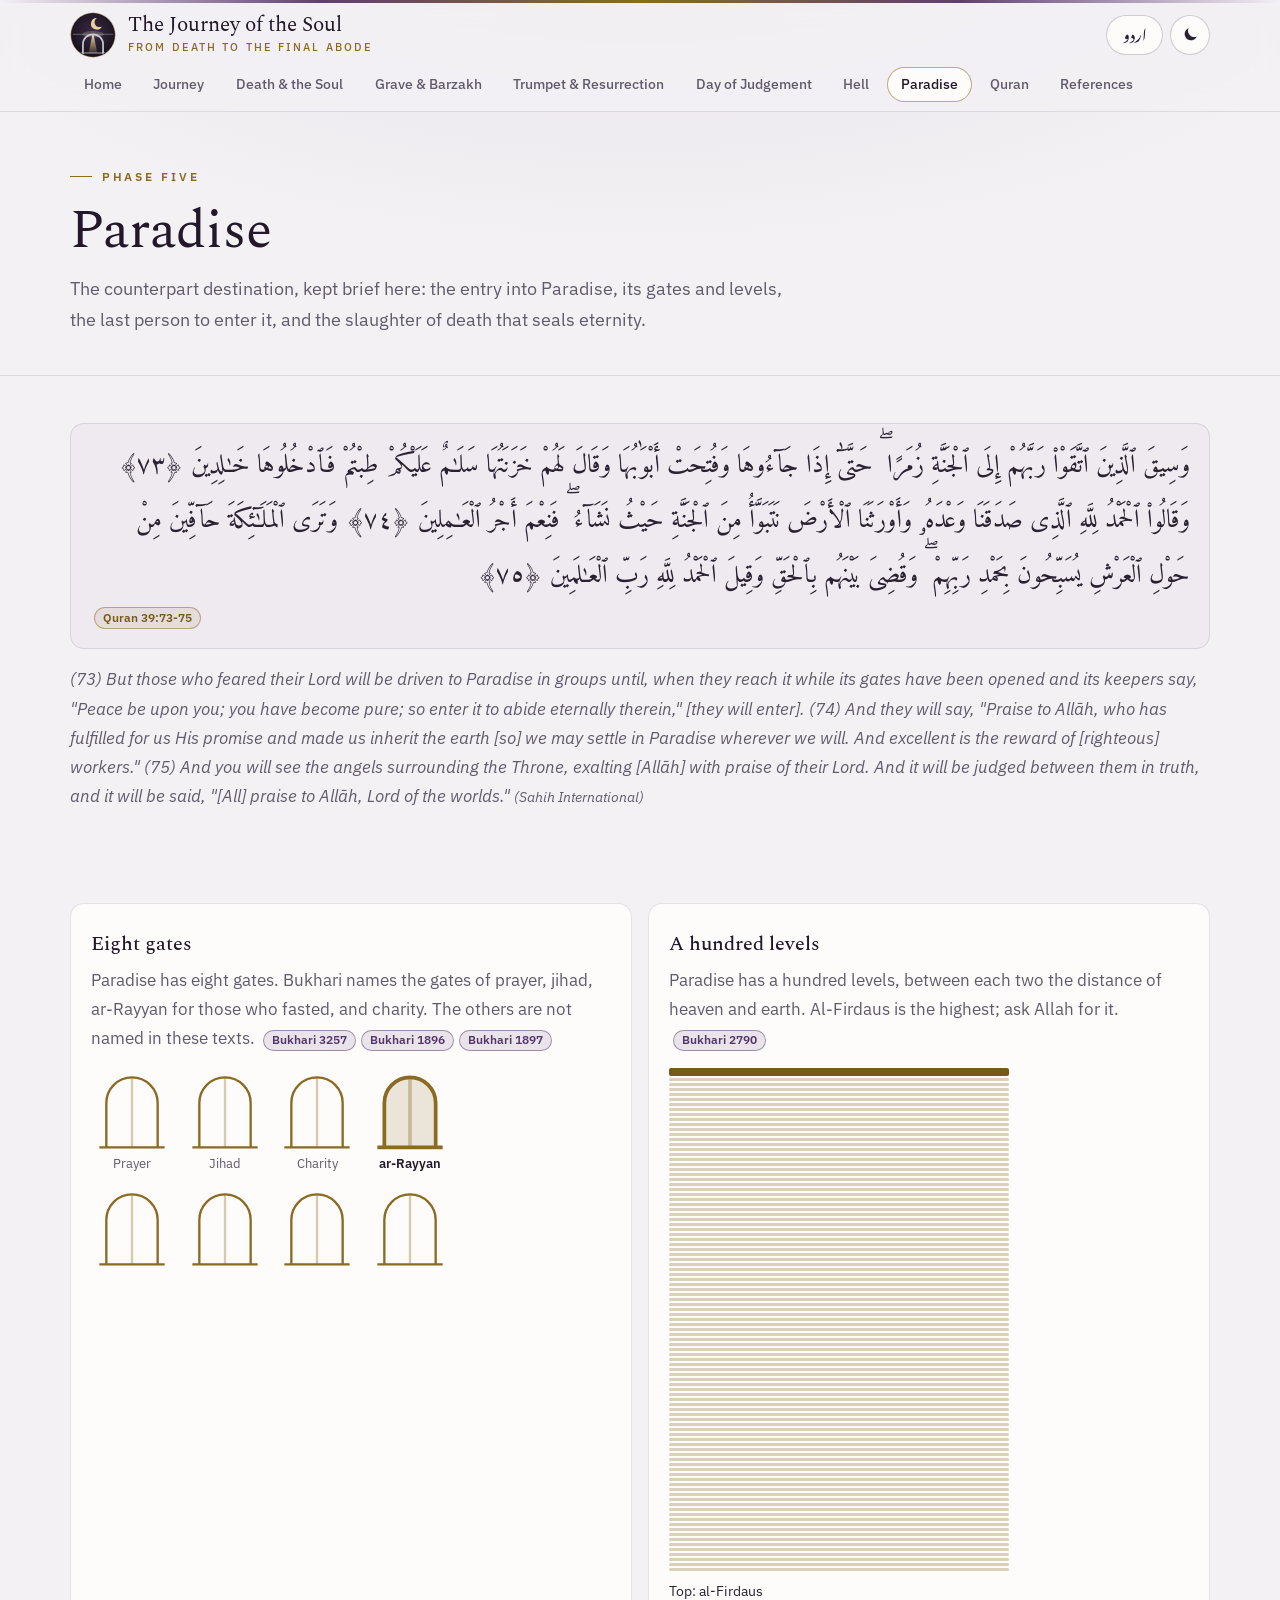
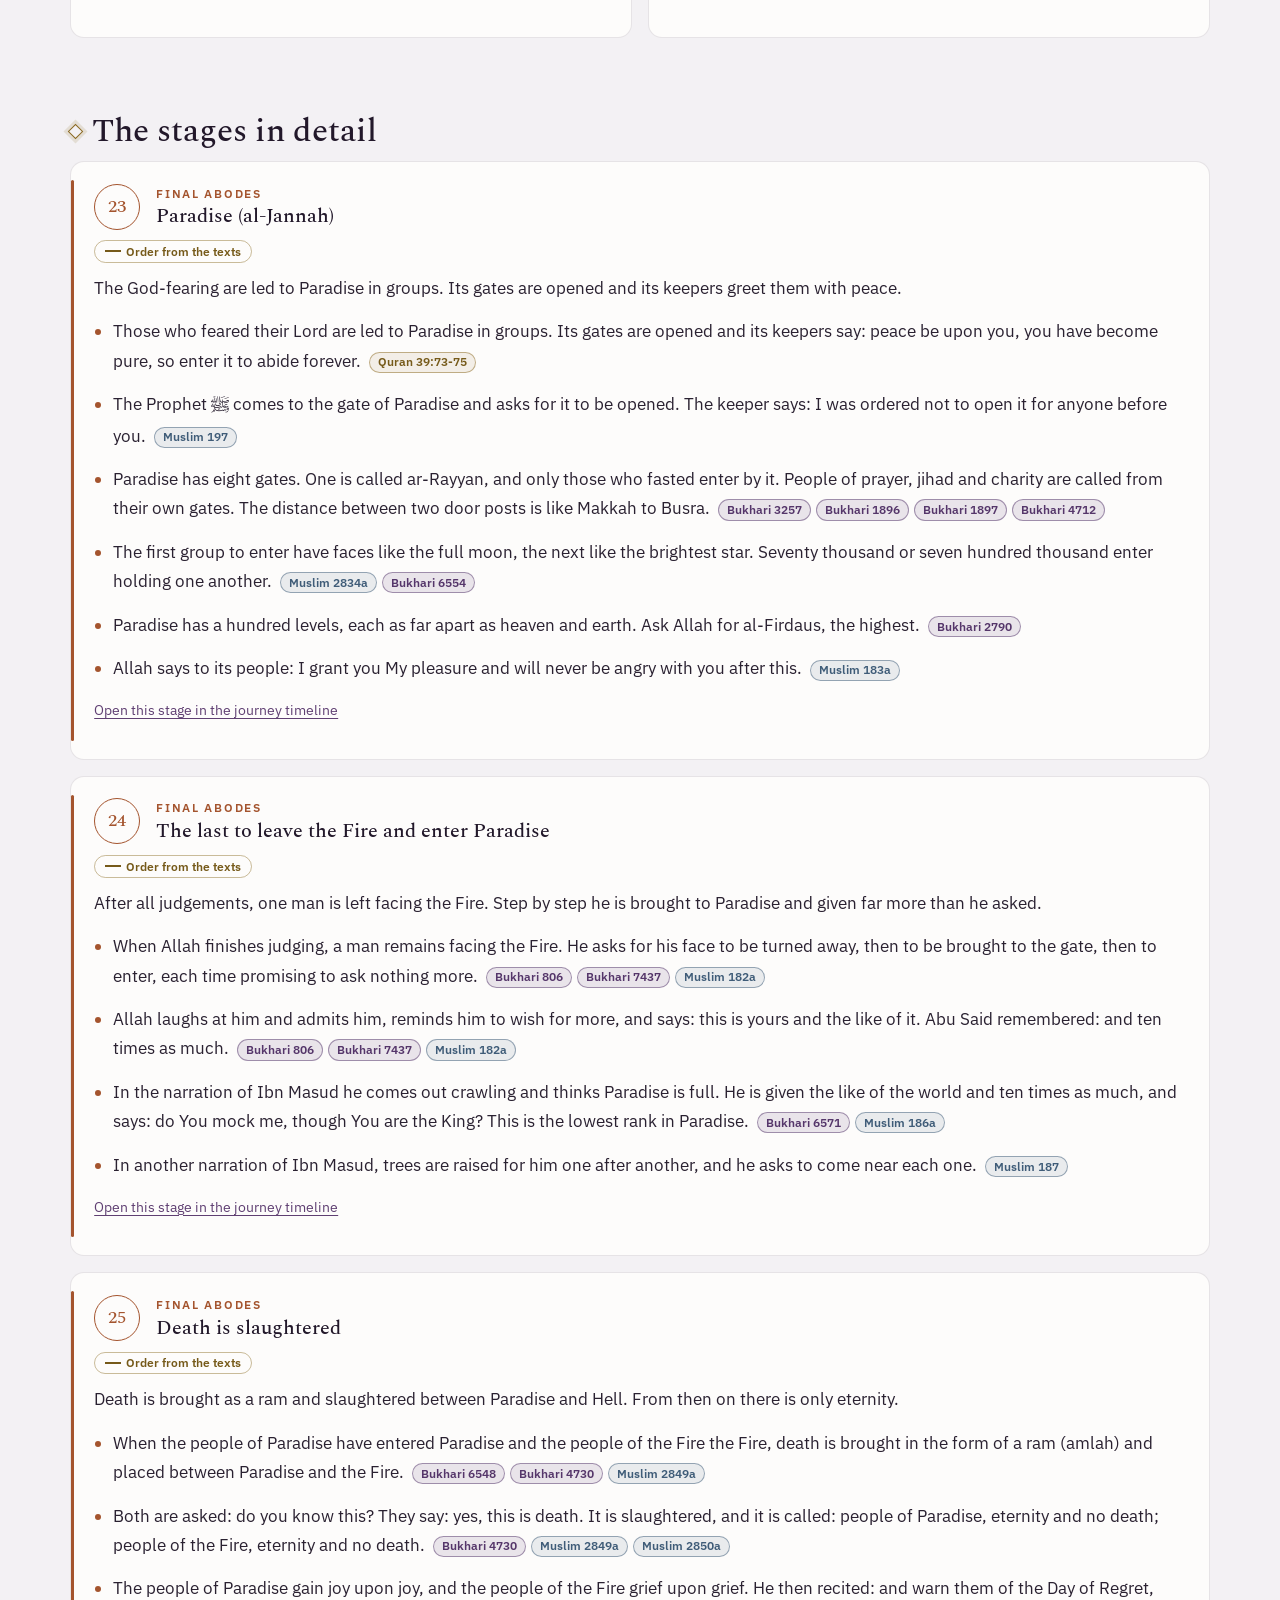
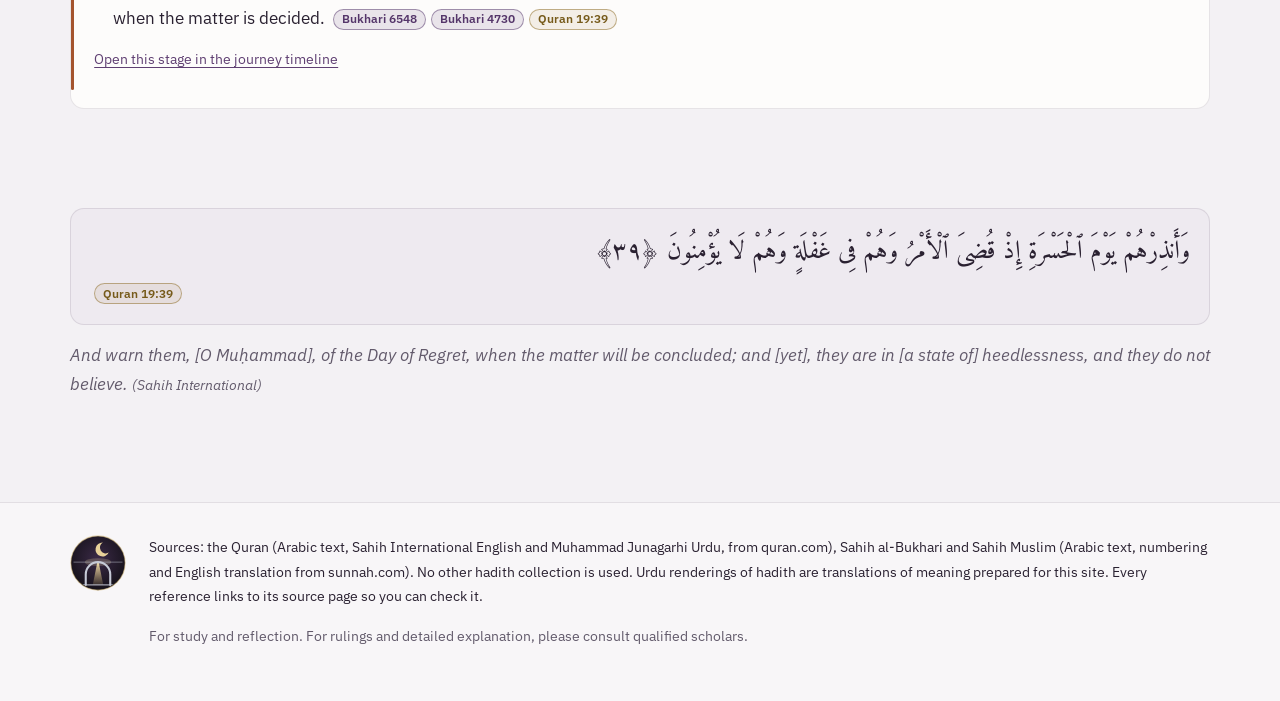
<file: paradise.html>
<!doctype html>
<html lang="en" dir="ltr">
<head>
<meta charset="utf-8">
<meta name="viewport" content="width=device-width, initial-scale=1">
<title>Paradise | The Journey of the Soul: from death to the final abode</title>
<meta name="description" content="Paradise as the final abode in the Quran, Bukhari and Muslim: its gates and levels, the last to enter, and the slaughter of death.">
<meta name="theme-color" content="#121016">
<link rel="icon" href="assets/favicon.svg" type="image/svg+xml">
<script>(function(){try{var d=document.documentElement,l=localStorage.getItem('ak-lang')||'en',t=localStorage.getItem('ak-theme');if(!t&&window.matchMedia&&matchMedia('(prefers-color-scheme: light)').matches)t='light';d.lang=l;d.dir=l==='ur'?'rtl':'ltr';d.setAttribute('data-theme',t||'dark');}catch(e){}})();</script>
<link rel="preconnect" href="https://fonts.googleapis.com">
<link rel="preconnect" href="https://fonts.gstatic.com" crossorigin>
<link rel="stylesheet" href="https://fonts.googleapis.com/css2?family=Amiri:wght@400;700&family=IBM+Plex+Sans:wght@400;500;600&family=Noto+Nastaliq+Urdu:wght@400;600&family=Spectral:wght@400;500&display=swap">
<link rel="stylesheet" href="css/style.css">
</head>
<body data-page="paradise">
<a class="skip" href="#main"><span data-l="en">Skip to content</span><span data-l="ur" lang="ur">مواد پر جائیں</span></a>
<header class="site-head">
 <div class="topband" aria-hidden="true"></div>
 <div class="wrap head-row">
  <a class="brand" href="index.html"><svg viewBox="0 0 64 64" xmlns="http://www.w3.org/2000/svg" aria-hidden="true" focusable="false"><defs><radialGradient id="hl-bg" cx=".5" cy=".42" r=".62"><stop offset="0" stop-color="#3b2a47"/><stop offset="1" stop-color="#131017"/></radialGradient><linearGradient id="hl-pt" x1="0" y1="1" x2="0" y2="0"><stop offset="0" stop-color="#d8bc7a" stop-opacity=".15"/><stop offset="1" stop-color="#f2dfaa"/></linearGradient><clipPath id="hl-c"><circle cx="32" cy="32" r="30"/></clipPath></defs><circle cx="32" cy="32" r="31" fill="url(#hl-bg)" stroke="#d8bc7a" stroke-opacity=".55" stroke-width="1.2"/><g clip-path="url(#hl-c)"><ellipse cx="32" cy="31" rx="15" ry="4.5" fill="#f2dfaa" opacity=".22"/><path d="M4 31h56" stroke="#c6cad6" stroke-width="1" opacity=".55"/><path d="M26 57 31.2 31h1.6L38 57z" fill="url(#hl-pt)"/><path d="M18 57V45a14 14 0 0 1 28 0v12" fill="none" stroke="#c6cad6" stroke-width="2.4" stroke-linecap="round"/><path d="M6 57h52" stroke="#c6cad6" stroke-width="1.6" opacity=".8"/></g><path d="M37.5 8.5a8 8 0 1 0 6.8 11.6 6.3 6.3 0 1 1-6.8-11.6z" fill="#e9d29a"/></svg><span class="brand-txt"><span data-l="en">The Journey of the Soul<small>From death to the final abode</small></span><span data-l="ur" lang="ur">روح کا سفر<small>موت سے آخری ٹھکانے تک</small></span></span></a>
  <div class="controls">
   <button class="btn-ctl" id="langBtn" type="button" aria-label="Switch language / زبان تبدیل کریں"><span data-l="en" lang="ur">اردو</span><span data-l="ur" lang="en">English</span></button>
   <button class="btn-ctl icon" id="themeBtn" type="button" data-label-en="Toggle light or dark theme" data-label-ur="روشن یا تاریک انداز" aria-label="Toggle light or dark theme"><svg viewBox="0 0 24 24" aria-hidden="true"><path class="i-moon" d="M20 14.5A8 8 0 0 1 9.5 4a8 8 0 1 0 10.5 10.5z"/><g class="i-sun"><circle cx="12" cy="12" r="4.2"/><path d="M12 2v2.5M12 19.5V22M2 12h2.5M19.5 12H22M4.9 4.9l1.8 1.8M17.3 17.3l1.8 1.8M4.9 19.1l1.8-1.8M17.3 6.7l1.8-1.8"/></g></svg></button>
   <button class="btn-ctl icon menu-btn" id="menuBtn" type="button" aria-expanded="false" aria-controls="siteNav" data-label-en="Menu" data-label-ur="فہرست" aria-label="Menu"><svg viewBox="0 0 24 24" aria-hidden="true"><path d="M4 7h16M4 12h16M4 17h16"/></svg></button>
  </div>
 </div>
 <nav class="site-nav" id="siteNav" aria-label="Main"><ul class="wrap"><li><a href="index.html"><span data-l="en">Home</span><span data-l="ur" lang="ur">سرورق</span></a></li><li><a href="timeline.html"><span data-l="en">Journey</span><span data-l="ur" lang="ur">سفر</span></a></li><li><a href="death.html"><span data-l="en">Death &amp; the Soul</span><span data-l="ur" lang="ur">موت اور روح</span></a></li><li><a href="barzakh.html"><span data-l="en">Grave &amp; Barzakh</span><span data-l="ur" lang="ur">قبر اور برزخ</span></a></li><li><a href="resurrection.html"><span data-l="en">Trumpet &amp; Resurrection</span><span data-l="ur" lang="ur">صور اور حشر</span></a></li><li><a href="judgement.html"><span data-l="en">Day of Judgement</span><span data-l="ur" lang="ur">یومِ حساب</span></a></li><li><a href="hell.html"><span data-l="en">Hell</span><span data-l="ur" lang="ur">جہنم</span></a></li><li><a href="paradise.html" aria-current="page"><span data-l="en">Paradise</span><span data-l="ur" lang="ur">جنت</span></a></li><li><a href="quran.html"><span data-l="en">Quran</span><span data-l="ur" lang="ur">قرآن</span></a></li><li><a href="references.html"><span data-l="en">References</span><span data-l="ur" lang="ur">حوالہ جات</span></a></li></ul></nav>
</header>
<main id="main">
<section class="page-hero"><div class="wrap"><p data-l="en" class="kicker">Phase five</p><p data-l="ur" lang="ur" dir="rtl" class="kicker">پانچواں حصہ</p><h1 data-l="en">Paradise</h1><h1 data-l="ur" lang="ur" dir="rtl">جنت</h1><p data-l="en" class="lead">The counterpart destination, kept brief here: the entry into Paradise, its gates and levels, the last person to enter it, and the slaughter of death that seals eternity.</p><p data-l="ur" lang="ur" dir="rtl" class="lead">دوسرا ٹھکانا، یہاں مختصر: جنت میں داخلہ، اس کے دروازے اور درجے، اس میں داخل ہونے والا آخری شخص، اور موت کا ذبح جو ہمیشگی پر مہر لگا دیتا ہے۔</p></div></section>
<section class="wrap section"><div class="quote"><blockquote class="ar" lang="ar" dir="rtl">وَسِيقَ ٱلَّذِينَ ٱتَّقَوْا۟ رَبَّهُمْ إِلَى ٱلْجَنَّةِ زُمَرًا ۖ حَتَّىٰٓ إِذَا جَآءُوهَا وَفُتِحَتْ أَبْوَٰبُهَا وَقَالَ لَهُمْ خَزَنَتُهَا سَلَـٰمٌ عَلَيْكُمْ طِبْتُمْ فَٱدْخُلُوهَا خَـٰلِدِينَ ﴿٧٣﴾ وَقَالُوا۟ ٱلْحَمْدُ لِلَّهِ ٱلَّذِى صَدَقَنَا وَعْدَهُۥ وَأَوْرَثَنَا ٱلْأَرْضَ نَتَبَوَّأُ مِنَ ٱلْجَنَّةِ حَيْثُ نَشَآءُ ۖ فَنِعْمَ أَجْرُ ٱلْعَـٰمِلِينَ ﴿٧٤﴾ وَتَرَى ٱلْمَلَـٰٓئِكَةَ حَآفِّينَ مِنْ حَوْلِ ٱلْعَرْشِ يُسَبِّحُونَ بِحَمْدِ رَبِّهِمْ ۖ وَقُضِىَ بَيْنَهُم بِٱلْحَقِّ وَقِيلَ ٱلْحَمْدُ لِلَّهِ رَبِّ ٱلْعَـٰلَمِينَ ﴿٧٥﴾<footer><span class="refs"><a class="ref ref-quran" href="https://quran.com/39/73-75" target="_blank" rel="noopener" title="Quran 39:73-75 | Surah 39, Ayah 73-75"><span data-l="en">Quran 39:73-75</span><span data-l="ur">قرآن <bdi dir="ltr">39:73-75</bdi></span></a></span></footer></blockquote><p class="tr" data-l="en" dir="ltr">(73) But those who feared their Lord will be driven to Paradise in groups until, when they reach it while its gates have been opened and its keepers say, "Peace be upon you; you have become pure; so enter it to abide eternally therein," [they will enter]. (74) And they will say, "Praise to Allāh, who has fulfilled for us His promise and made us inherit the earth [so] we may settle in Paradise wherever we will. And excellent is the reward of [righteous] workers." (75) And you will see the angels surrounding the Throne, exalting [Allāh] with praise of their Lord. And it will be judged between them in truth, and it will be said, "[All] praise to Allāh, Lord of the worlds." <span class="small muted">(Sahih International)</span></p><p class="tr" data-l="ur" lang="ur" dir="rtl">(73) اور جو لوگ اپنے رب سے ڈرتے تھے ان کے گروه کے گروه جنت کی طرف روانہ کیے جائیں گے یہاں تک کہ جب اس کے پاس آ جائیں گے اور دروازے کھول دیے جائیں گے اور وہاں کے نگہبان ان سے کہیں گے تم پر سلام ہو، تم خوش حال رہو تم اس میں ہمیشہ کے لیے چلے جاؤ. (74) یہ کہیں گے کہ اللہ کاشکر ہے کہ جس نے ہم سے اپنا وعده پورا کیا اور ہمیں اس زمین کا وارث بنا دیا کہ جنت میں جہاں چاہیں مقام کریں پس عمل کرنے والوں کا کیا ہی اچھا بدلہ ہے. (75) اور تو فرشتوں کو اللہ کے عرش کے اردگرد حلقہ باندھے ہوئے اپنے رب کی حمد و تسبیح کرتے ہوئے دیکھے گا اور ان میں انصاف کا فیصلہ کیا جائے گا اور کہہ دیا جائے گا کہ ساری خوبی اللہ ہی کے لیے ہے جو تمام جہانوں کا پالنہار ہے. <span class="small muted">(جوناگڑھی)</span></p></div></section>
<section class="wrap section"><div class="grid2">
 <div class="card"><h3 data-l="en">Eight gates</h3><h3 data-l="ur" lang="ur" dir="rtl">آٹھ دروازے</h3><p data-l="en" class="muted">Paradise has eight gates. Bukhari names the gates of prayer, jihad, ar-Rayyan for those who fasted, and charity. The others are not named in these texts. <span class="refs"><a class="ref ref-bukhari" href="https://sunnah.com/bukhari:3257" target="_blank" rel="noopener" title="Sahih al-Bukhari 3257 | In-book: Book 59, Hadith 67"><span data-l="en">Bukhari 3257</span><span data-l="ur">بخاری <bdi dir="ltr">3257</bdi></span></a><a class="ref ref-bukhari" href="https://sunnah.com/bukhari:1896" target="_blank" rel="noopener" title="Sahih al-Bukhari 1896 | In-book: Book 30, Hadith 6"><span data-l="en">Bukhari 1896</span><span data-l="ur">بخاری <bdi dir="ltr">1896</bdi></span></a><a class="ref ref-bukhari" href="https://sunnah.com/bukhari:1897" target="_blank" rel="noopener" title="Sahih al-Bukhari 1897 | In-book: Book 30, Hadith 7"><span data-l="en">Bukhari 1897</span><span data-l="ur">بخاری <bdi dir="ltr">1897</bdi></span></a></span></p><p data-l="ur" lang="ur" dir="rtl" class="muted">جنت کے آٹھ دروازے ہیں۔ بخاری میں نماز، جہاد، روزہ داروں کے لیے ریان، اور صدقہ کے دروازوں کا ذکر ہے۔ باقی کے نام ان نصوص میں نہیں۔ <span class="refs"><a class="ref ref-bukhari" href="https://sunnah.com/bukhari:3257" target="_blank" rel="noopener" title="Sahih al-Bukhari 3257 | In-book: Book 59, Hadith 67"><span data-l="en">Bukhari 3257</span><span data-l="ur">بخاری <bdi dir="ltr">3257</bdi></span></a><a class="ref ref-bukhari" href="https://sunnah.com/bukhari:1896" target="_blank" rel="noopener" title="Sahih al-Bukhari 1896 | In-book: Book 30, Hadith 6"><span data-l="en">Bukhari 1896</span><span data-l="ur">بخاری <bdi dir="ltr">1896</bdi></span></a><a class="ref ref-bukhari" href="https://sunnah.com/bukhari:1897" target="_blank" rel="noopener" title="Sahih al-Bukhari 1897 | In-book: Book 30, Hadith 7"><span data-l="en">Bukhari 1897</span><span data-l="ur">بخاری <bdi dir="ltr">1897</bdi></span></a></span></p><div class="gates g8"><figure class=""><svg viewBox="0 0 60 70" aria-hidden="true"><path class="gt" d="M8 68V30a22 22 0 0 1 44 0v38M2 68h56"/><path class="gt" d="M30 8v60" opacity=".35"/></svg><figcaption><span data-l="en">Prayer</span><span data-l="ur" lang="ur">نماز</span></figcaption></figure><figure class=""><svg viewBox="0 0 60 70" aria-hidden="true"><path class="gt" d="M8 68V30a22 22 0 0 1 44 0v38M2 68h56"/><path class="gt" d="M30 8v60" opacity=".35"/></svg><figcaption><span data-l="en">Jihad</span><span data-l="ur" lang="ur">جہاد</span></figcaption></figure><figure class=""><svg viewBox="0 0 60 70" aria-hidden="true"><path class="gt" d="M8 68V30a22 22 0 0 1 44 0v38M2 68h56"/><path class="gt" d="M30 8v60" opacity=".35"/></svg><figcaption><span data-l="en">Charity</span><span data-l="ur" lang="ur">صدقہ</span></figcaption></figure><figure class="hl"><svg viewBox="0 0 60 70" aria-hidden="true"><path class="gt" d="M8 68V30a22 22 0 0 1 44 0v38M2 68h56"/><path class="gt" d="M30 8v60" opacity=".35"/></svg><figcaption><span data-l="en">ar-Rayyan</span><span data-l="ur" lang="ur">ریان</span></figcaption></figure><figure class=""><svg viewBox="0 0 60 70" aria-hidden="true"><path class="gt" d="M8 68V30a22 22 0 0 1 44 0v38M2 68h56"/><path class="gt" d="M30 8v60" opacity=".35"/></svg><figcaption>&nbsp;</figcaption></figure><figure class=""><svg viewBox="0 0 60 70" aria-hidden="true"><path class="gt" d="M8 68V30a22 22 0 0 1 44 0v38M2 68h56"/><path class="gt" d="M30 8v60" opacity=".35"/></svg><figcaption>&nbsp;</figcaption></figure><figure class=""><svg viewBox="0 0 60 70" aria-hidden="true"><path class="gt" d="M8 68V30a22 22 0 0 1 44 0v38M2 68h56"/><path class="gt" d="M30 8v60" opacity=".35"/></svg><figcaption>&nbsp;</figcaption></figure><figure class=""><svg viewBox="0 0 60 70" aria-hidden="true"><path class="gt" d="M8 68V30a22 22 0 0 1 44 0v38M2 68h56"/><path class="gt" d="M30 8v60" opacity=".35"/></svg><figcaption>&nbsp;</figcaption></figure></div></div>
 <div class="card"><h3 data-l="en">A hundred levels</h3><h3 data-l="ur" lang="ur" dir="rtl">سو درجے</h3><p data-l="en" class="muted">Paradise has a hundred levels, between each two the distance of heaven and earth. Al-Firdaus is the highest; ask Allah for it. <span class="refs"><a class="ref ref-bukhari" href="https://sunnah.com/bukhari:2790" target="_blank" rel="noopener" title="Sahih al-Bukhari 2790 | In-book: Book 56, Hadith 8"><span data-l="en">Bukhari 2790</span><span data-l="ur">بخاری <bdi dir="ltr">2790</bdi></span></a></span></p><p data-l="ur" lang="ur" dir="rtl" class="muted">جنت کے سو درجے ہیں، ہر دو کے درمیان آسمان و زمین جتنا فاصلہ۔ فردوس سب سے اعلیٰ ہے؛ اللہ سے وہی مانگو۔ <span class="refs"><a class="ref ref-bukhari" href="https://sunnah.com/bukhari:2790" target="_blank" rel="noopener" title="Sahih al-Bukhari 2790 | In-book: Book 56, Hadith 8"><span data-l="en">Bukhari 2790</span><span data-l="ur">بخاری <bdi dir="ltr">2790</bdi></span></a></span></p><div class="levels" role="img" aria-label="100 levels, the highest highlighted"><i></i><i></i><i></i><i></i><i></i><i></i><i></i><i></i><i></i><i></i><i></i><i></i><i></i><i></i><i></i><i></i><i></i><i></i><i></i><i></i><i></i><i></i><i></i><i></i><i></i><i></i><i></i><i></i><i></i><i></i><i></i><i></i><i></i><i></i><i></i><i></i><i></i><i></i><i></i><i></i><i></i><i></i><i></i><i></i><i></i><i></i><i></i><i></i><i></i><i></i><i></i><i></i><i></i><i></i><i></i><i></i><i></i><i></i><i></i><i></i><i></i><i></i><i></i><i></i><i></i><i></i><i></i><i></i><i></i><i></i><i></i><i></i><i></i><i></i><i></i><i></i><i></i><i></i><i></i><i></i><i></i><i></i><i></i><i></i><i></i><i></i><i></i><i></i><i></i><i></i><i></i><i></i><i></i><i></i><i></i><i></i><i></i><i></i><i></i><i></i></div><p class="small" style="margin-top:.5rem"><span data-l="en">Top: al-Firdaus</span><span data-l="ur" lang="ur">سب سے اوپر: فردوس</span></p></div>
</div></section>
<section class="wrap section"><h2 data-l="en">The stages in detail</h2><h2 data-l="ur" lang="ur" dir="rtl">مراحل کی تفصیل</h2><article class="stage ph-abode" id="paradise"><header><span class="stage-num">23</span><div><p data-l="en" class="phase-tag">Final abodes</p><p data-l="ur" lang="ur" dir="rtl" class="phase-tag">آخری ٹھکانے</p><h3 data-l="en">Paradise (al-Jannah)</h3><h3 data-l="ur" lang="ur" dir="rtl">جنت</h3></div></header><div class="stage-meta"><span class="badge o-text" title="A text links this stage to the one before or after it."><span data-l="en">Order from the texts</span><span data-l="ur" lang="ur">ترتیب نصوص سے</span></span></div><p data-l="en" class="stage-sum">The God-fearing are led to Paradise in groups. Its gates are opened and its keepers greet them with peace.</p><p data-l="ur" lang="ur" dir="rtl" class="stage-sum">پرہیزگاروں کو گروہ در گروہ جنت کی طرف لے جایا جائے گا۔ اس کے دروازے کھلے ہوں گے اور اس کے نگہبان سلام کہیں گے۔</p><ul class="points"><li><p data-l="en">Those who feared their Lord are led to Paradise in groups. Its gates are opened and its keepers say: peace be upon you, you have become pure, so enter it to abide forever. <span class="refs"><a class="ref ref-quran" href="https://quran.com/39/73-75" target="_blank" rel="noopener" title="Quran 39:73-75 | Surah 39, Ayah 73-75"><span data-l="en">Quran 39:73-75</span><span data-l="ur">قرآن <bdi dir="ltr">39:73-75</bdi></span></a></span></p><p data-l="ur" lang="ur" dir="rtl">جو اپنے رب سے ڈرتے تھے انہیں گروہ در گروہ جنت کی طرف لے جایا جائے گا۔ اس کے دروازے کھلے ہوں گے اور اس کے نگہبان کہیں گے: تم پر سلام، تم پاکیزہ ہو گئے، ہمیشہ کے لیے اس میں داخل ہو جاؤ۔ <span class="refs"><a class="ref ref-quran" href="https://quran.com/39/73-75" target="_blank" rel="noopener" title="Quran 39:73-75 | Surah 39, Ayah 73-75"><span data-l="en">Quran 39:73-75</span><span data-l="ur">قرآن <bdi dir="ltr">39:73-75</bdi></span></a></span></p></li><li><p data-l="en">The Prophet <span class="saw">ﷺ</span> comes to the gate of Paradise and asks for it to be opened. The keeper says: I was ordered not to open it for anyone before you. <span class="refs"><a class="ref ref-muslim" href="https://sunnah.com/muslim:197" target="_blank" rel="noopener" title="Sahih Muslim 197 | In-book: Book 1, Hadith 392"><span data-l="en">Muslim 197</span><span data-l="ur">مسلم <bdi dir="ltr">197</bdi></span></a></span></p><p data-l="ur" lang="ur" dir="rtl">نبی کریم <span class="saw">ﷺ</span> جنت کے دروازے پر آ کر اسے کھلوائیں گے۔ نگہبان کہے گا: مجھے حکم دیا گیا ہے کہ آپ سے پہلے کسی کے لیے نہ کھولوں۔ <span class="refs"><a class="ref ref-muslim" href="https://sunnah.com/muslim:197" target="_blank" rel="noopener" title="Sahih Muslim 197 | In-book: Book 1, Hadith 392"><span data-l="en">Muslim 197</span><span data-l="ur">مسلم <bdi dir="ltr">197</bdi></span></a></span></p></li><li><p data-l="en">Paradise has eight gates. One is called ar-Rayyan, and only those who fasted enter by it. People of prayer, jihad and charity are called from their own gates. The distance between two door posts is like Makkah to Busra. <span class="refs"><a class="ref ref-bukhari" href="https://sunnah.com/bukhari:3257" target="_blank" rel="noopener" title="Sahih al-Bukhari 3257 | In-book: Book 59, Hadith 67"><span data-l="en">Bukhari 3257</span><span data-l="ur">بخاری <bdi dir="ltr">3257</bdi></span></a><a class="ref ref-bukhari" href="https://sunnah.com/bukhari:1896" target="_blank" rel="noopener" title="Sahih al-Bukhari 1896 | In-book: Book 30, Hadith 6"><span data-l="en">Bukhari 1896</span><span data-l="ur">بخاری <bdi dir="ltr">1896</bdi></span></a><a class="ref ref-bukhari" href="https://sunnah.com/bukhari:1897" target="_blank" rel="noopener" title="Sahih al-Bukhari 1897 | In-book: Book 30, Hadith 7"><span data-l="en">Bukhari 1897</span><span data-l="ur">بخاری <bdi dir="ltr">1897</bdi></span></a><a class="ref ref-bukhari" href="https://sunnah.com/bukhari:4712" target="_blank" rel="noopener" title="Sahih al-Bukhari 4712 | In-book: Book 65, Hadith 234"><span data-l="en">Bukhari 4712</span><span data-l="ur">بخاری <bdi dir="ltr">4712</bdi></span></a></span></p><p data-l="ur" lang="ur" dir="rtl">جنت کے آٹھ دروازے ہیں۔ ایک کا نام ریان ہے جس سے صرف روزہ دار داخل ہوں گے۔ نماز، جہاد اور صدقہ والوں کو ان کے اپنے دروازوں سے پکارا جائے گا۔ دو چوکھٹوں کا فاصلہ مکہ سے بصریٰ جتنا ہے۔ <span class="refs"><a class="ref ref-bukhari" href="https://sunnah.com/bukhari:3257" target="_blank" rel="noopener" title="Sahih al-Bukhari 3257 | In-book: Book 59, Hadith 67"><span data-l="en">Bukhari 3257</span><span data-l="ur">بخاری <bdi dir="ltr">3257</bdi></span></a><a class="ref ref-bukhari" href="https://sunnah.com/bukhari:1896" target="_blank" rel="noopener" title="Sahih al-Bukhari 1896 | In-book: Book 30, Hadith 6"><span data-l="en">Bukhari 1896</span><span data-l="ur">بخاری <bdi dir="ltr">1896</bdi></span></a><a class="ref ref-bukhari" href="https://sunnah.com/bukhari:1897" target="_blank" rel="noopener" title="Sahih al-Bukhari 1897 | In-book: Book 30, Hadith 7"><span data-l="en">Bukhari 1897</span><span data-l="ur">بخاری <bdi dir="ltr">1897</bdi></span></a><a class="ref ref-bukhari" href="https://sunnah.com/bukhari:4712" target="_blank" rel="noopener" title="Sahih al-Bukhari 4712 | In-book: Book 65, Hadith 234"><span data-l="en">Bukhari 4712</span><span data-l="ur">بخاری <bdi dir="ltr">4712</bdi></span></a></span></p></li><li><p data-l="en">The first group to enter have faces like the full moon, the next like the brightest star. Seventy thousand or seven hundred thousand enter holding one another. <span class="refs"><a class="ref ref-muslim" href="https://sunnah.com/muslim:2834a" target="_blank" rel="noopener" title="Sahih Muslim 2834a | In-book: Book 53, Hadith 16"><span data-l="en">Muslim 2834a</span><span data-l="ur">مسلم <bdi dir="ltr">2834a</bdi></span></a><a class="ref ref-bukhari" href="https://sunnah.com/bukhari:6554" target="_blank" rel="noopener" title="Sahih al-Bukhari 6554 | In-book: Book 81, Hadith 143"><span data-l="en">Bukhari 6554</span><span data-l="ur">بخاری <bdi dir="ltr">6554</bdi></span></a></span></p><p data-l="ur" lang="ur" dir="rtl">سب سے پہلے داخل ہونے والوں کے چہرے چودھویں کے چاند جیسے ہوں گے، اور ان کے بعد والوں کے چمکتے ستارے جیسے۔ ستر ہزار یا سات لاکھ ایک دوسرے کو تھامے ہوئے داخل ہوں گے۔ <span class="refs"><a class="ref ref-muslim" href="https://sunnah.com/muslim:2834a" target="_blank" rel="noopener" title="Sahih Muslim 2834a | In-book: Book 53, Hadith 16"><span data-l="en">Muslim 2834a</span><span data-l="ur">مسلم <bdi dir="ltr">2834a</bdi></span></a><a class="ref ref-bukhari" href="https://sunnah.com/bukhari:6554" target="_blank" rel="noopener" title="Sahih al-Bukhari 6554 | In-book: Book 81, Hadith 143"><span data-l="en">Bukhari 6554</span><span data-l="ur">بخاری <bdi dir="ltr">6554</bdi></span></a></span></p></li><li><p data-l="en">Paradise has a hundred levels, each as far apart as heaven and earth. Ask Allah for al-Firdaus, the highest. <span class="refs"><a class="ref ref-bukhari" href="https://sunnah.com/bukhari:2790" target="_blank" rel="noopener" title="Sahih al-Bukhari 2790 | In-book: Book 56, Hadith 8"><span data-l="en">Bukhari 2790</span><span data-l="ur">بخاری <bdi dir="ltr">2790</bdi></span></a></span></p><p data-l="ur" lang="ur" dir="rtl">جنت کے سو درجے ہیں، ہر دو درجوں کے درمیان آسمان و زمین جتنا فاصلہ ہے۔ اللہ سے فردوس مانگو جو سب سے اعلیٰ ہے۔ <span class="refs"><a class="ref ref-bukhari" href="https://sunnah.com/bukhari:2790" target="_blank" rel="noopener" title="Sahih al-Bukhari 2790 | In-book: Book 56, Hadith 8"><span data-l="en">Bukhari 2790</span><span data-l="ur">بخاری <bdi dir="ltr">2790</bdi></span></a></span></p></li><li><p data-l="en">Allah says to its people: I grant you My pleasure and will never be angry with you after this. <span class="refs"><a class="ref ref-muslim" href="https://sunnah.com/muslim:183a" target="_blank" rel="noopener" title="Sahih Muslim 183a | In-book: Book 1, Hadith 359"><span data-l="en">Muslim 183a</span><span data-l="ur">مسلم <bdi dir="ltr">183a</bdi></span></a></span></p><p data-l="ur" lang="ur" dir="rtl">اللہ جنتیوں سے فرمائے گا: میں تم پر اپنی رضا اتارتا ہوں اور اس کے بعد کبھی تم سے ناراض نہ ہوں گا۔ <span class="refs"><a class="ref ref-muslim" href="https://sunnah.com/muslim:183a" target="_blank" rel="noopener" title="Sahih Muslim 183a | In-book: Book 1, Hadith 359"><span data-l="en">Muslim 183a</span><span data-l="ur">مسلم <bdi dir="ltr">183a</bdi></span></a></span></p></li></ul><p class="more"><a href="timeline.html#paradise"><span data-l="en">Open this stage in the journey timeline</span><span data-l="ur" lang="ur">یہ مرحلہ سفر کی ٹائم لائن میں کھولیں</span></a></p></article><article class="stage ph-abode" id="last-man"><header><span class="stage-num">24</span><div><p data-l="en" class="phase-tag">Final abodes</p><p data-l="ur" lang="ur" dir="rtl" class="phase-tag">آخری ٹھکانے</p><h3 data-l="en">The last to leave the Fire and enter Paradise</h3><h3 data-l="ur" lang="ur" dir="rtl">آگ سے نکلنے اور جنت میں جانے والا آخری شخص</h3></div></header><div class="stage-meta"><span class="badge o-text" title="A text links this stage to the one before or after it."><span data-l="en">Order from the texts</span><span data-l="ur" lang="ur">ترتیب نصوص سے</span></span></div><p data-l="en" class="stage-sum">After all judgements, one man is left facing the Fire. Step by step he is brought to Paradise and given far more than he asked.</p><p data-l="ur" lang="ur" dir="rtl" class="stage-sum">سب فیصلوں کے بعد ایک شخص آگ کی طرف منہ کیے رہ جائے گا۔ قدم بہ قدم اسے جنت تک لایا جائے گا اور اس کی مانگ سے کہیں زیادہ دیا جائے گا۔</p><ul class="points"><li><p data-l="en">When Allah finishes judging, a man remains facing the Fire. He asks for his face to be turned away, then to be brought to the gate, then to enter, each time promising to ask nothing more. <span class="refs"><a class="ref ref-bukhari" href="https://sunnah.com/bukhari:806" target="_blank" rel="noopener" title="Sahih al-Bukhari 806 | In-book: Book 10, Hadith 201"><span data-l="en">Bukhari 806</span><span data-l="ur">بخاری <bdi dir="ltr">806</bdi></span></a><a class="ref ref-bukhari" href="https://sunnah.com/bukhari:7437" target="_blank" rel="noopener" title="Sahih al-Bukhari 7437, 7438 | In-book: Book 97, Hadith 64"><span data-l="en">Bukhari 7437</span><span data-l="ur">بخاری <bdi dir="ltr">7437</bdi></span></a><a class="ref ref-muslim" href="https://sunnah.com/muslim:182a" target="_blank" rel="noopener" title="Sahih Muslim 182a | In-book: Book 1, Hadith 356"><span data-l="en">Muslim 182a</span><span data-l="ur">مسلم <bdi dir="ltr">182a</bdi></span></a></span></p><p data-l="ur" lang="ur" dir="rtl">جب اللہ فیصلوں سے فارغ ہوگا تو ایک شخص آگ کی طرف منہ کیے رہ جائے گا۔ وہ پہلے چہرہ آگ سے پھیرنے کی، پھر دروازے تک پہنچنے کی، پھر داخل ہونے کی درخواست کرے گا، اور ہر بار وعدہ کرے گا کہ اور کچھ نہیں مانگے گا۔ <span class="refs"><a class="ref ref-bukhari" href="https://sunnah.com/bukhari:806" target="_blank" rel="noopener" title="Sahih al-Bukhari 806 | In-book: Book 10, Hadith 201"><span data-l="en">Bukhari 806</span><span data-l="ur">بخاری <bdi dir="ltr">806</bdi></span></a><a class="ref ref-bukhari" href="https://sunnah.com/bukhari:7437" target="_blank" rel="noopener" title="Sahih al-Bukhari 7437, 7438 | In-book: Book 97, Hadith 64"><span data-l="en">Bukhari 7437</span><span data-l="ur">بخاری <bdi dir="ltr">7437</bdi></span></a><a class="ref ref-muslim" href="https://sunnah.com/muslim:182a" target="_blank" rel="noopener" title="Sahih Muslim 182a | In-book: Book 1, Hadith 356"><span data-l="en">Muslim 182a</span><span data-l="ur">مسلم <bdi dir="ltr">182a</bdi></span></a></span></p></li><li><p data-l="en">Allah laughs at him and admits him, reminds him to wish for more, and says: this is yours and the like of it. Abu Said remembered: and ten times as much. <span class="refs"><a class="ref ref-bukhari" href="https://sunnah.com/bukhari:806" target="_blank" rel="noopener" title="Sahih al-Bukhari 806 | In-book: Book 10, Hadith 201"><span data-l="en">Bukhari 806</span><span data-l="ur">بخاری <bdi dir="ltr">806</bdi></span></a><a class="ref ref-bukhari" href="https://sunnah.com/bukhari:7437" target="_blank" rel="noopener" title="Sahih al-Bukhari 7437, 7438 | In-book: Book 97, Hadith 64"><span data-l="en">Bukhari 7437</span><span data-l="ur">بخاری <bdi dir="ltr">7437</bdi></span></a><a class="ref ref-muslim" href="https://sunnah.com/muslim:182a" target="_blank" rel="noopener" title="Sahih Muslim 182a | In-book: Book 1, Hadith 356"><span data-l="en">Muslim 182a</span><span data-l="ur">مسلم <bdi dir="ltr">182a</bdi></span></a></span></p><p data-l="ur" lang="ur" dir="rtl">اللہ اس پر ہنسے گا اور اسے داخل کرے گا، اسے یاد دلا دلا کر مانگنے کو کہے گا، اور فرمائے گا: یہ سب تیرا ہے اور اتنا ہی اور۔ حضرت ابو سعید رضی اللہ عنہ کو یاد تھا: اور اس کا دس گنا۔ <span class="refs"><a class="ref ref-bukhari" href="https://sunnah.com/bukhari:806" target="_blank" rel="noopener" title="Sahih al-Bukhari 806 | In-book: Book 10, Hadith 201"><span data-l="en">Bukhari 806</span><span data-l="ur">بخاری <bdi dir="ltr">806</bdi></span></a><a class="ref ref-bukhari" href="https://sunnah.com/bukhari:7437" target="_blank" rel="noopener" title="Sahih al-Bukhari 7437, 7438 | In-book: Book 97, Hadith 64"><span data-l="en">Bukhari 7437</span><span data-l="ur">بخاری <bdi dir="ltr">7437</bdi></span></a><a class="ref ref-muslim" href="https://sunnah.com/muslim:182a" target="_blank" rel="noopener" title="Sahih Muslim 182a | In-book: Book 1, Hadith 356"><span data-l="en">Muslim 182a</span><span data-l="ur">مسلم <bdi dir="ltr">182a</bdi></span></a></span></p></li><li><p data-l="en">In the narration of Ibn Masud he comes out crawling and thinks Paradise is full. He is given the like of the world and ten times as much, and says: do You mock me, though You are the King? This is the lowest rank in Paradise. <span class="refs"><a class="ref ref-bukhari" href="https://sunnah.com/bukhari:6571" target="_blank" rel="noopener" title="Sahih al-Bukhari 6571 | In-book: Book 81, Hadith 159"><span data-l="en">Bukhari 6571</span><span data-l="ur">بخاری <bdi dir="ltr">6571</bdi></span></a><a class="ref ref-muslim" href="https://sunnah.com/muslim:186a" target="_blank" rel="noopener" title="Sahih Muslim 186a | In-book: Book 1, Hadith 366"><span data-l="en">Muslim 186a</span><span data-l="ur">مسلم <bdi dir="ltr">186a</bdi></span></a></span></p><p data-l="ur" lang="ur" dir="rtl">حضرت ابن مسعود رضی اللہ عنہ کی روایت میں وہ گھٹنوں کے بل نکلے گا اور سمجھے گا کہ جنت بھر چکی ہے۔ اسے دنیا جتنا اور اس کا دس گنا دیا جائے گا، تو کہے گا: کیا آپ مجھ سے مذاق کرتے ہیں حالانکہ آپ بادشاہ ہیں؟ یہ جنت کا سب سے کم درجہ ہوگا۔ <span class="refs"><a class="ref ref-bukhari" href="https://sunnah.com/bukhari:6571" target="_blank" rel="noopener" title="Sahih al-Bukhari 6571 | In-book: Book 81, Hadith 159"><span data-l="en">Bukhari 6571</span><span data-l="ur">بخاری <bdi dir="ltr">6571</bdi></span></a><a class="ref ref-muslim" href="https://sunnah.com/muslim:186a" target="_blank" rel="noopener" title="Sahih Muslim 186a | In-book: Book 1, Hadith 366"><span data-l="en">Muslim 186a</span><span data-l="ur">مسلم <bdi dir="ltr">186a</bdi></span></a></span></p></li><li><p data-l="en">In another narration of Ibn Masud, trees are raised for him one after another, and he asks to come near each one. <span class="refs"><a class="ref ref-muslim" href="https://sunnah.com/muslim:187" target="_blank" rel="noopener" title="Sahih Muslim 187 | In-book: Book 1, Hadith 368"><span data-l="en">Muslim 187</span><span data-l="ur">مسلم <bdi dir="ltr">187</bdi></span></a></span></p><p data-l="ur" lang="ur" dir="rtl">حضرت ابن مسعود رضی اللہ عنہ کی ایک اور روایت میں اس کے لیے ایک کے بعد ایک درخت بلند کیے جائیں گے اور وہ ہر ایک کے قریب جانے کی درخواست کرے گا۔ <span class="refs"><a class="ref ref-muslim" href="https://sunnah.com/muslim:187" target="_blank" rel="noopener" title="Sahih Muslim 187 | In-book: Book 1, Hadith 368"><span data-l="en">Muslim 187</span><span data-l="ur">مسلم <bdi dir="ltr">187</bdi></span></a></span></p></li></ul><p class="more"><a href="timeline.html#last-man"><span data-l="en">Open this stage in the journey timeline</span><span data-l="ur" lang="ur">یہ مرحلہ سفر کی ٹائم لائن میں کھولیں</span></a></p></article><article class="stage ph-abode" id="death-slain"><header><span class="stage-num">25</span><div><p data-l="en" class="phase-tag">Final abodes</p><p data-l="ur" lang="ur" dir="rtl" class="phase-tag">آخری ٹھکانے</p><h3 data-l="en">Death is slaughtered</h3><h3 data-l="ur" lang="ur" dir="rtl">موت کو ذبح کر دیا جانا</h3></div></header><div class="stage-meta"><span class="badge o-text" title="A text links this stage to the one before or after it."><span data-l="en">Order from the texts</span><span data-l="ur" lang="ur">ترتیب نصوص سے</span></span></div><p data-l="en" class="stage-sum">Death is brought as a ram and slaughtered between Paradise and Hell. From then on there is only eternity.</p><p data-l="ur" lang="ur" dir="rtl" class="stage-sum">موت کو ایک مینڈھے کی صورت میں لا کر جنت اور جہنم کے درمیان ذبح کر دیا جائے گا۔ اس کے بعد صرف ہمیشگی ہے۔</p><ul class="points"><li><p data-l="en">When the people of Paradise have entered Paradise and the people of the Fire the Fire, death is brought in the form of a ram (amlah) and placed between Paradise and the Fire. <span class="refs"><a class="ref ref-bukhari" href="https://sunnah.com/bukhari:6548" target="_blank" rel="noopener" title="Sahih al-Bukhari 6548 | In-book: Book 81, Hadith 137"><span data-l="en">Bukhari 6548</span><span data-l="ur">بخاری <bdi dir="ltr">6548</bdi></span></a><a class="ref ref-bukhari" href="https://sunnah.com/bukhari:4730" target="_blank" rel="noopener" title="Sahih al-Bukhari 4730 | In-book: Book 65, Hadith 252"><span data-l="en">Bukhari 4730</span><span data-l="ur">بخاری <bdi dir="ltr">4730</bdi></span></a><a class="ref ref-muslim" href="https://sunnah.com/muslim:2849a" target="_blank" rel="noopener" title="Sahih Muslim 2849a | In-book: Book 53, Hadith 50"><span data-l="en">Muslim 2849a</span><span data-l="ur">مسلم <bdi dir="ltr">2849a</bdi></span></a></span></p><p data-l="ur" lang="ur" dir="rtl">جب جنتی جنت میں اور دوزخی دوزخ میں داخل ہو جائیں گے تو موت کو ایک چتکبرے مینڈھے (املح) کی صورت میں لا کر جنت اور دوزخ کے درمیان کھڑا کیا جائے گا۔ <span class="refs"><a class="ref ref-bukhari" href="https://sunnah.com/bukhari:6548" target="_blank" rel="noopener" title="Sahih al-Bukhari 6548 | In-book: Book 81, Hadith 137"><span data-l="en">Bukhari 6548</span><span data-l="ur">بخاری <bdi dir="ltr">6548</bdi></span></a><a class="ref ref-bukhari" href="https://sunnah.com/bukhari:4730" target="_blank" rel="noopener" title="Sahih al-Bukhari 4730 | In-book: Book 65, Hadith 252"><span data-l="en">Bukhari 4730</span><span data-l="ur">بخاری <bdi dir="ltr">4730</bdi></span></a><a class="ref ref-muslim" href="https://sunnah.com/muslim:2849a" target="_blank" rel="noopener" title="Sahih Muslim 2849a | In-book: Book 53, Hadith 50"><span data-l="en">Muslim 2849a</span><span data-l="ur">مسلم <bdi dir="ltr">2849a</bdi></span></a></span></p></li><li><p data-l="en">Both are asked: do you know this? They say: yes, this is death. It is slaughtered, and it is called: people of Paradise, eternity and no death; people of the Fire, eternity and no death. <span class="refs"><a class="ref ref-bukhari" href="https://sunnah.com/bukhari:4730" target="_blank" rel="noopener" title="Sahih al-Bukhari 4730 | In-book: Book 65, Hadith 252"><span data-l="en">Bukhari 4730</span><span data-l="ur">بخاری <bdi dir="ltr">4730</bdi></span></a><a class="ref ref-muslim" href="https://sunnah.com/muslim:2849a" target="_blank" rel="noopener" title="Sahih Muslim 2849a | In-book: Book 53, Hadith 50"><span data-l="en">Muslim 2849a</span><span data-l="ur">مسلم <bdi dir="ltr">2849a</bdi></span></a><a class="ref ref-muslim" href="https://sunnah.com/muslim:2850a" target="_blank" rel="noopener" title="Sahih Muslim 2850a | In-book: Book 53, Hadith 52"><span data-l="en">Muslim 2850a</span><span data-l="ur">مسلم <bdi dir="ltr">2850a</bdi></span></a></span></p><p data-l="ur" lang="ur" dir="rtl">دونوں سے پوچھا جائے گا: کیا تم اسے پہچانتے ہو؟ وہ کہیں گے: ہاں، یہ موت ہے۔ پھر اسے ذبح کر دیا جائے گا اور پکارا جائے گا: اے جنت والو، ہمیشگی ہے، موت نہیں؛ اے دوزخ والو، ہمیشگی ہے، موت نہیں۔ <span class="refs"><a class="ref ref-bukhari" href="https://sunnah.com/bukhari:4730" target="_blank" rel="noopener" title="Sahih al-Bukhari 4730 | In-book: Book 65, Hadith 252"><span data-l="en">Bukhari 4730</span><span data-l="ur">بخاری <bdi dir="ltr">4730</bdi></span></a><a class="ref ref-muslim" href="https://sunnah.com/muslim:2849a" target="_blank" rel="noopener" title="Sahih Muslim 2849a | In-book: Book 53, Hadith 50"><span data-l="en">Muslim 2849a</span><span data-l="ur">مسلم <bdi dir="ltr">2849a</bdi></span></a><a class="ref ref-muslim" href="https://sunnah.com/muslim:2850a" target="_blank" rel="noopener" title="Sahih Muslim 2850a | In-book: Book 53, Hadith 52"><span data-l="en">Muslim 2850a</span><span data-l="ur">مسلم <bdi dir="ltr">2850a</bdi></span></a></span></p></li><li><p data-l="en">The people of Paradise gain joy upon joy, and the people of the Fire grief upon grief. He then recited: and warn them of the Day of Regret, when the matter is decided. <span class="refs"><a class="ref ref-bukhari" href="https://sunnah.com/bukhari:6548" target="_blank" rel="noopener" title="Sahih al-Bukhari 6548 | In-book: Book 81, Hadith 137"><span data-l="en">Bukhari 6548</span><span data-l="ur">بخاری <bdi dir="ltr">6548</bdi></span></a><a class="ref ref-bukhari" href="https://sunnah.com/bukhari:4730" target="_blank" rel="noopener" title="Sahih al-Bukhari 4730 | In-book: Book 65, Hadith 252"><span data-l="en">Bukhari 4730</span><span data-l="ur">بخاری <bdi dir="ltr">4730</bdi></span></a><a class="ref ref-quran" href="https://quran.com/19/39" target="_blank" rel="noopener" title="Quran 19:39 | Surah 19, Ayah 39"><span data-l="en">Quran 19:39</span><span data-l="ur">قرآن <bdi dir="ltr">19:39</bdi></span></a></span></p><p data-l="ur" lang="ur" dir="rtl">جنت والوں کی خوشی پر خوشی بڑھ جائے گی اور دوزخ والوں کے غم پر غم۔ پھر آپ نے یہ آیت پڑھی: اور انہیں حسرت کے دن سے ڈراؤ جب فیصلہ کر دیا جائے گا۔ <span class="refs"><a class="ref ref-bukhari" href="https://sunnah.com/bukhari:6548" target="_blank" rel="noopener" title="Sahih al-Bukhari 6548 | In-book: Book 81, Hadith 137"><span data-l="en">Bukhari 6548</span><span data-l="ur">بخاری <bdi dir="ltr">6548</bdi></span></a><a class="ref ref-bukhari" href="https://sunnah.com/bukhari:4730" target="_blank" rel="noopener" title="Sahih al-Bukhari 4730 | In-book: Book 65, Hadith 252"><span data-l="en">Bukhari 4730</span><span data-l="ur">بخاری <bdi dir="ltr">4730</bdi></span></a><a class="ref ref-quran" href="https://quran.com/19/39" target="_blank" rel="noopener" title="Quran 19:39 | Surah 19, Ayah 39"><span data-l="en">Quran 19:39</span><span data-l="ur">قرآن <bdi dir="ltr">19:39</bdi></span></a></span></p></li></ul><p class="more"><a href="timeline.html#death-slain"><span data-l="en">Open this stage in the journey timeline</span><span data-l="ur" lang="ur">یہ مرحلہ سفر کی ٹائم لائن میں کھولیں</span></a></p></article></section>
<section class="wrap section"><div class="quote"><blockquote class="ar" lang="ar" dir="rtl">وَأَنذِرْهُمْ يَوْمَ ٱلْحَسْرَةِ إِذْ قُضِىَ ٱلْأَمْرُ وَهُمْ فِى غَفْلَةٍ وَهُمْ لَا يُؤْمِنُونَ ﴿٣٩﴾<footer><span class="refs"><a class="ref ref-quran" href="https://quran.com/19/39" target="_blank" rel="noopener" title="Quran 19:39 | Surah 19, Ayah 39"><span data-l="en">Quran 19:39</span><span data-l="ur">قرآن <bdi dir="ltr">19:39</bdi></span></a></span></footer></blockquote><p class="tr" data-l="en" dir="ltr">And warn them, [O Muḥammad], of the Day of Regret, when the matter will be concluded; and [yet], they are in [a state of] heedlessness, and they do not believe. <span class="small muted">(Sahih International)</span></p><p class="tr" data-l="ur" lang="ur" dir="rtl">تو انہیں اس رنج وافسوس کے دن کا ڈر سنا دے جبکہ کام انجام کو پہنچا دیا جائے گا، اور یہ لوگ غفلت اور بے ایمانی میں ہی ره جائیں گے. <span class="small muted">(جوناگڑھی)</span></p></div></section>
</main>
<footer class="site-foot">
 <div class="wrap foot-grid">
  <div><svg viewBox="0 0 64 64" xmlns="http://www.w3.org/2000/svg" aria-hidden="true" focusable="false"><defs><radialGradient id="fl-bg" cx=".5" cy=".42" r=".62"><stop offset="0" stop-color="#3b2a47"/><stop offset="1" stop-color="#131017"/></radialGradient><linearGradient id="fl-pt" x1="0" y1="1" x2="0" y2="0"><stop offset="0" stop-color="#d8bc7a" stop-opacity=".15"/><stop offset="1" stop-color="#f2dfaa"/></linearGradient><clipPath id="fl-c"><circle cx="32" cy="32" r="30"/></clipPath></defs><circle cx="32" cy="32" r="31" fill="url(#fl-bg)" stroke="#d8bc7a" stroke-opacity=".55" stroke-width="1.2"/><g clip-path="url(#fl-c)"><ellipse cx="32" cy="31" rx="15" ry="4.5" fill="#f2dfaa" opacity=".22"/><path d="M4 31h56" stroke="#c6cad6" stroke-width="1" opacity=".55"/><path d="M26 57 31.2 31h1.6L38 57z" fill="url(#fl-pt)"/><path d="M18 57V45a14 14 0 0 1 28 0v12" fill="none" stroke="#c6cad6" stroke-width="2.4" stroke-linecap="round"/><path d="M6 57h52" stroke="#c6cad6" stroke-width="1.6" opacity=".8"/></g><path d="M37.5 8.5a8 8 0 1 0 6.8 11.6 6.3 6.3 0 1 1-6.8-11.6z" fill="#e9d29a"/></svg></div>
  <div>
   <p data-l="en" class="small">Sources: the Quran (Arabic text, Sahih International English and Muhammad Junagarhi Urdu, from quran.com), Sahih al-Bukhari and Sahih Muslim (Arabic text, numbering and English translation from sunnah.com). No other hadith collection is used. Urdu renderings of hadith are translations of meaning prepared for this site. Every reference links to its source page so you can check it.</p><p data-l="ur" lang="ur" dir="rtl" class="small">مصادر: قرآن مجید (عربی متن، صحیح انٹرنیشنل انگریزی اور مولانا محمد جوناگڑھی کا اردو ترجمہ quran.com سے)، صحیح بخاری اور صحیح مسلم (عربی متن، نمبر اور انگریزی ترجمہ sunnah.com سے)۔ کسی اور کتابِ حدیث سے کچھ نہیں لیا گیا۔ احادیث کا اردو ترجمہ اس سائٹ کے لیے مفہوم کے لحاظ سے کیا گیا ہے۔ ہر حوالہ اپنے ماخذ کے صفحے سے جڑا ہے تاکہ آپ خود تصدیق کر سکیں۔</p>
   <p data-l="en" class="small muted">For study and reflection. For rulings and detailed explanation, please consult qualified scholars.</p><p data-l="ur" lang="ur" dir="rtl" class="small muted">یہ مطالعہ اور غور و فکر کے لیے ہے۔ احکام اور تفصیلی شرح کے لیے مستند علماء سے رجوع کریں۔</p>
  </div>
 </div>
</footer>
<script src="js/app.js"></script>
</body>
</html>
</file>
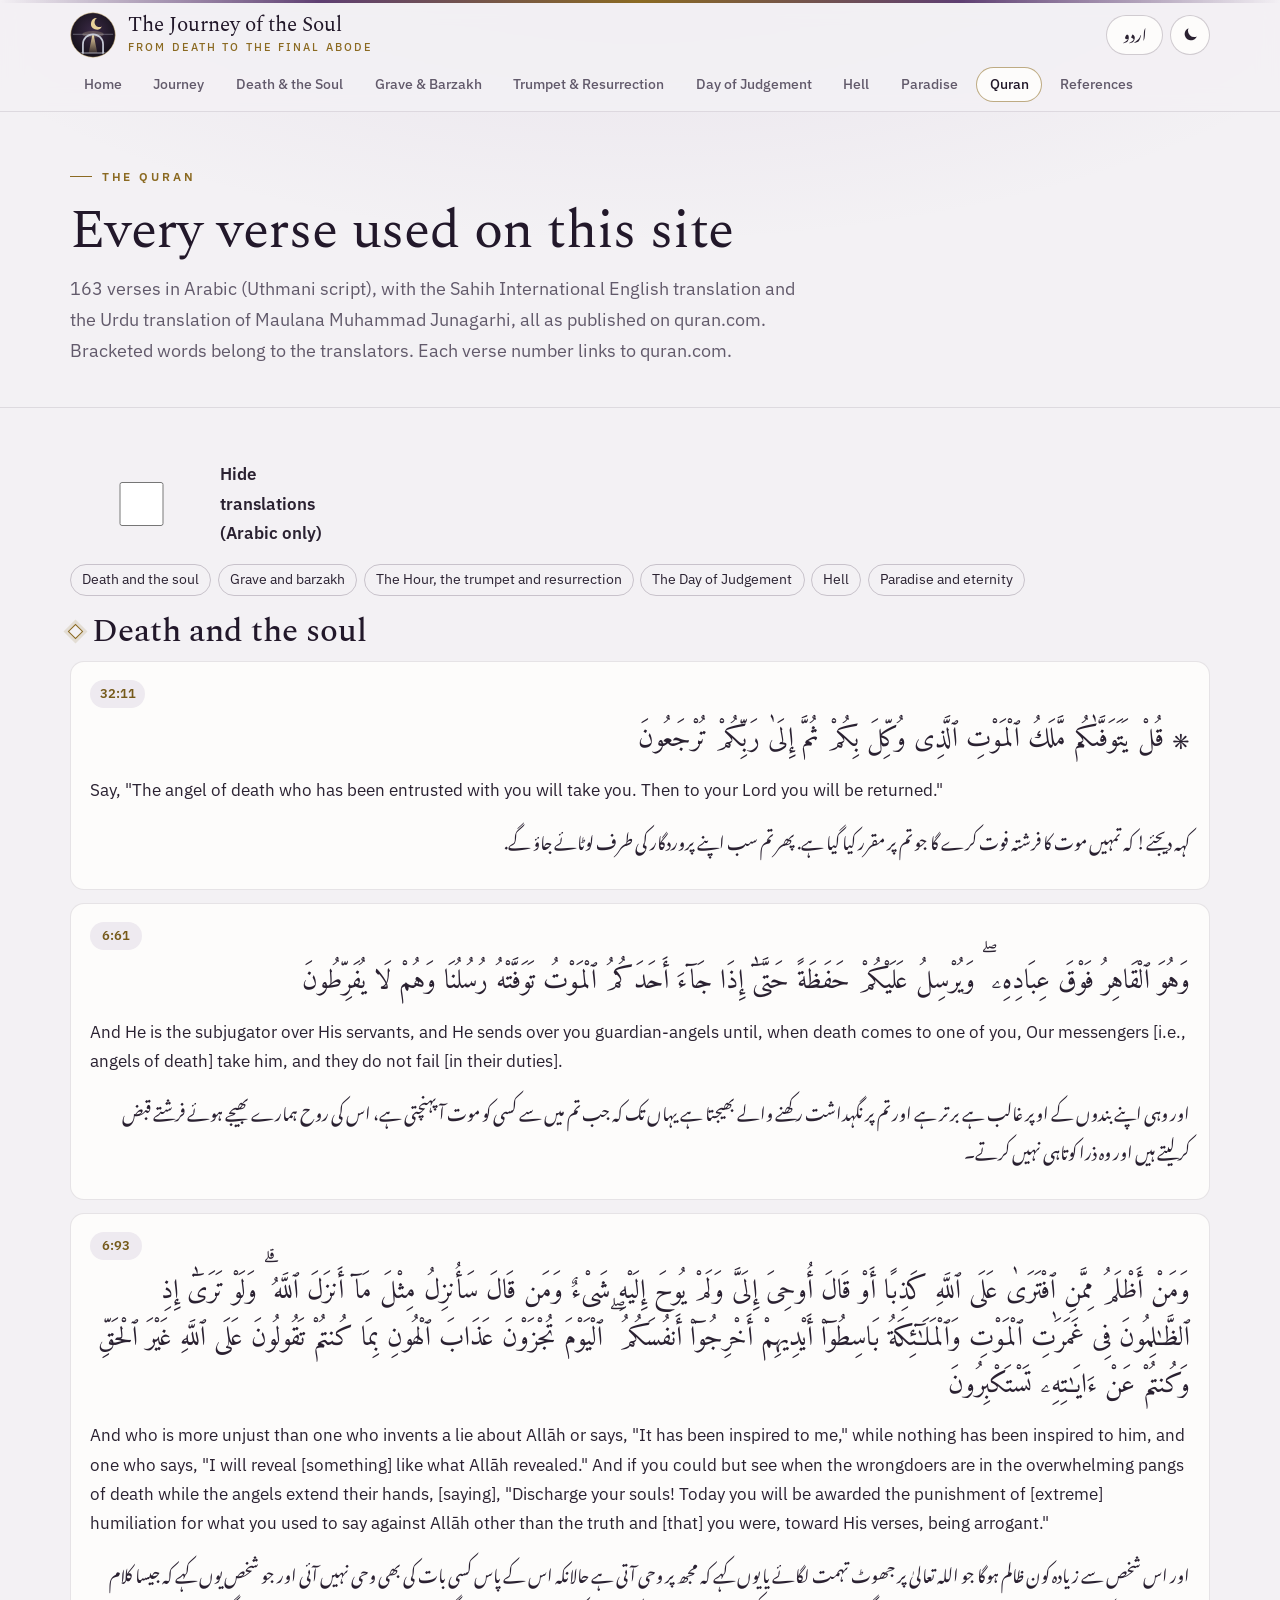
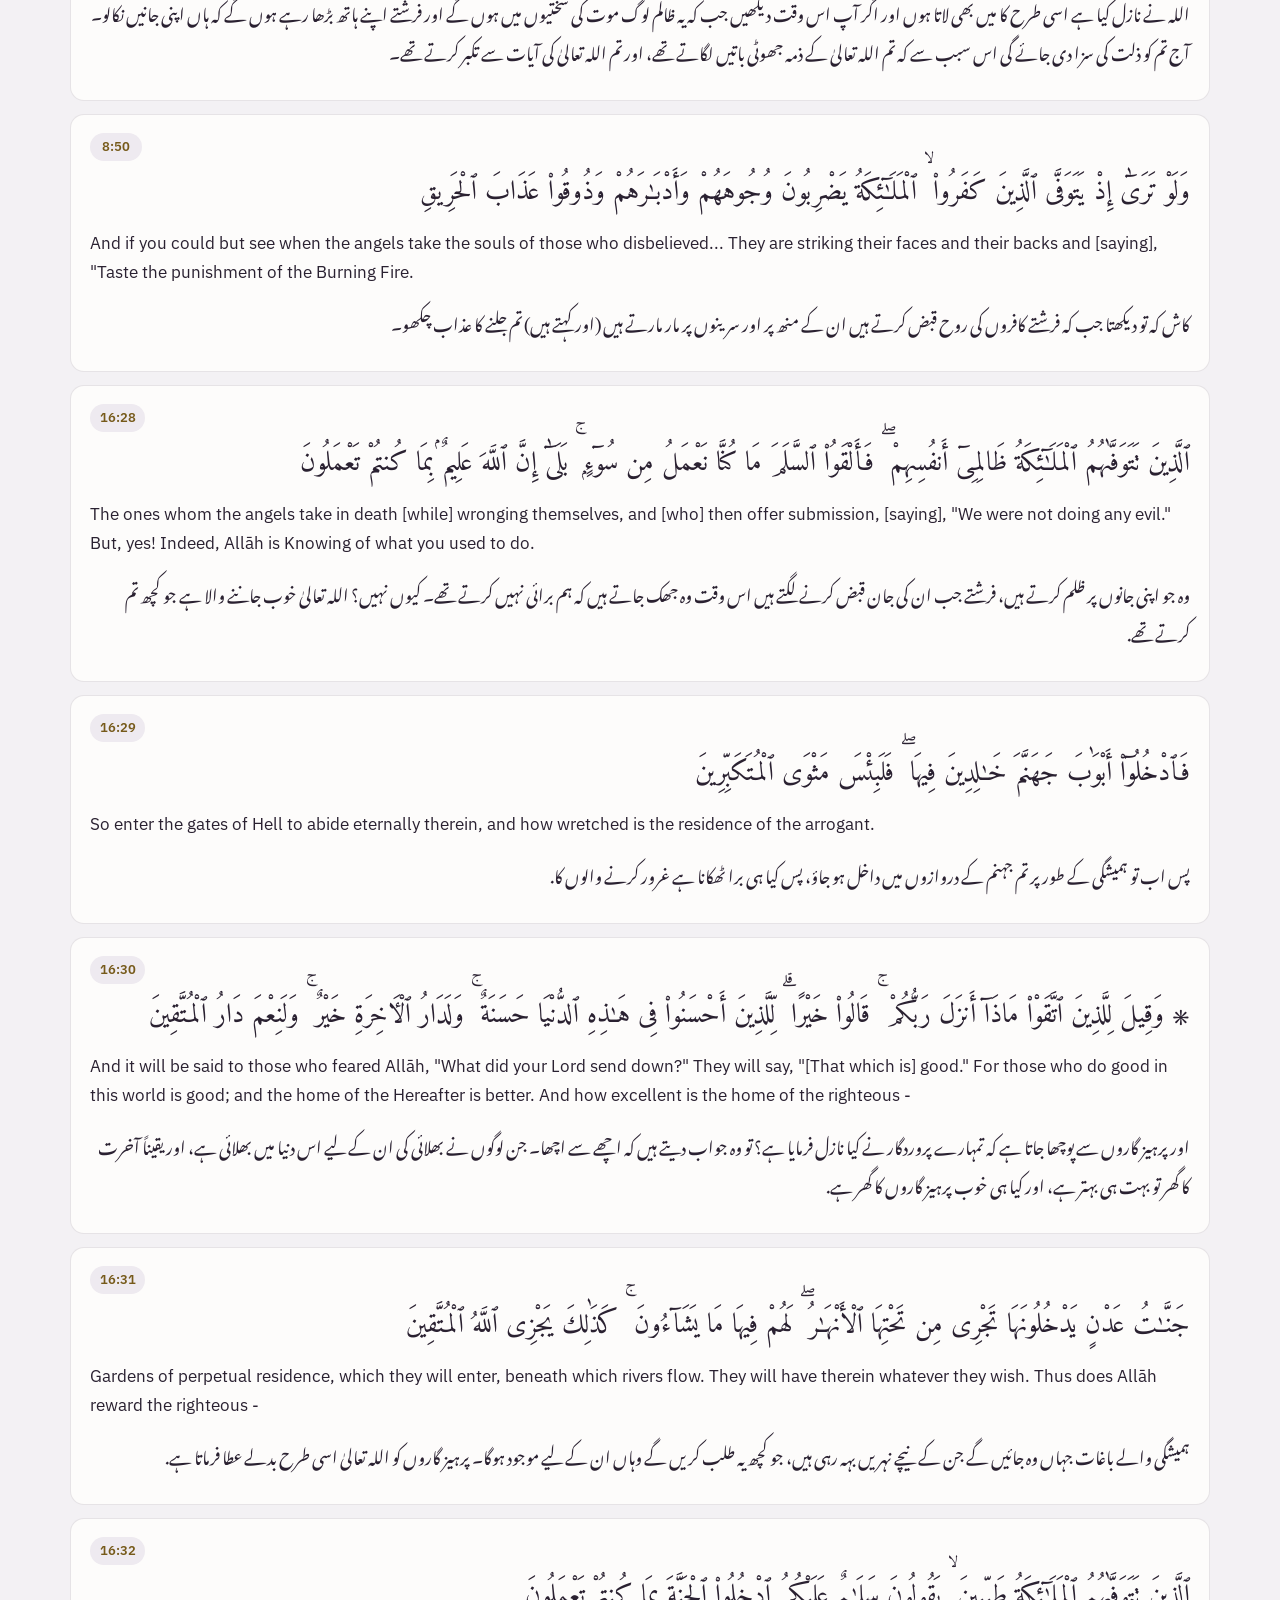
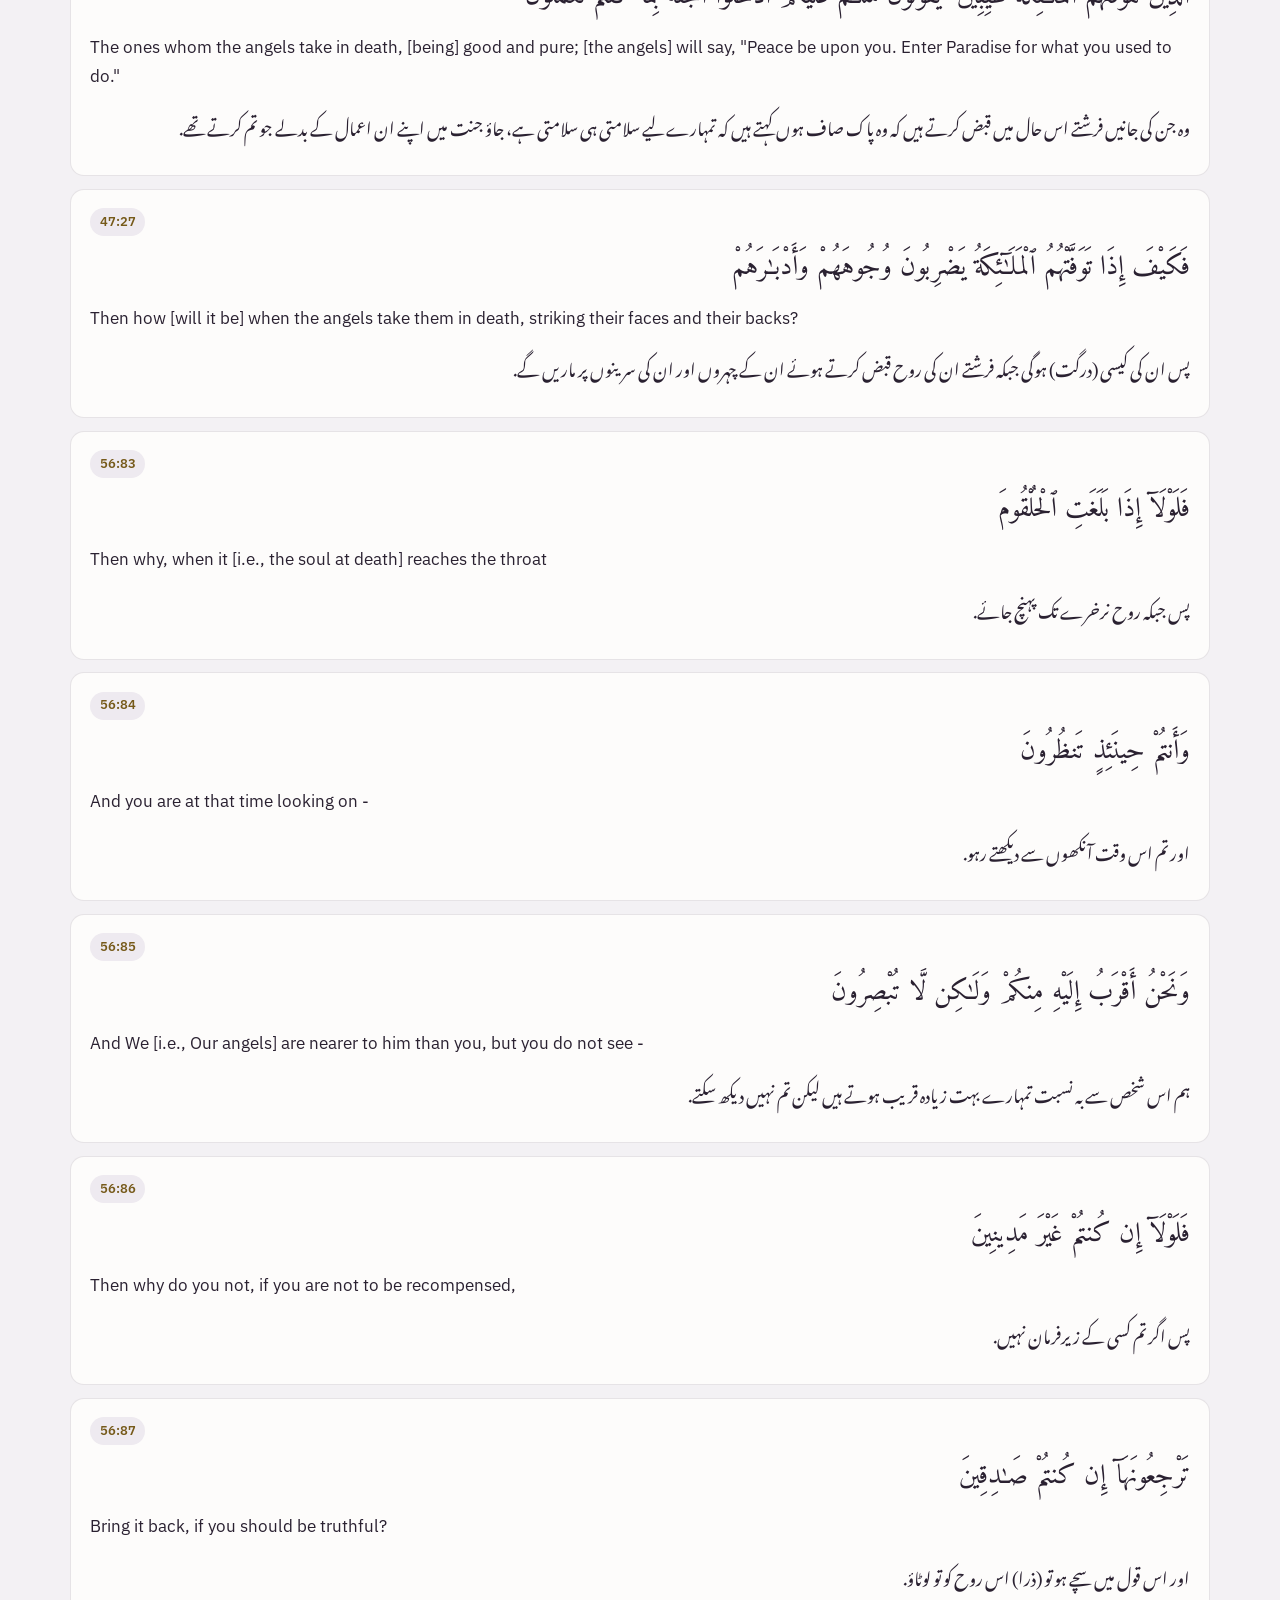
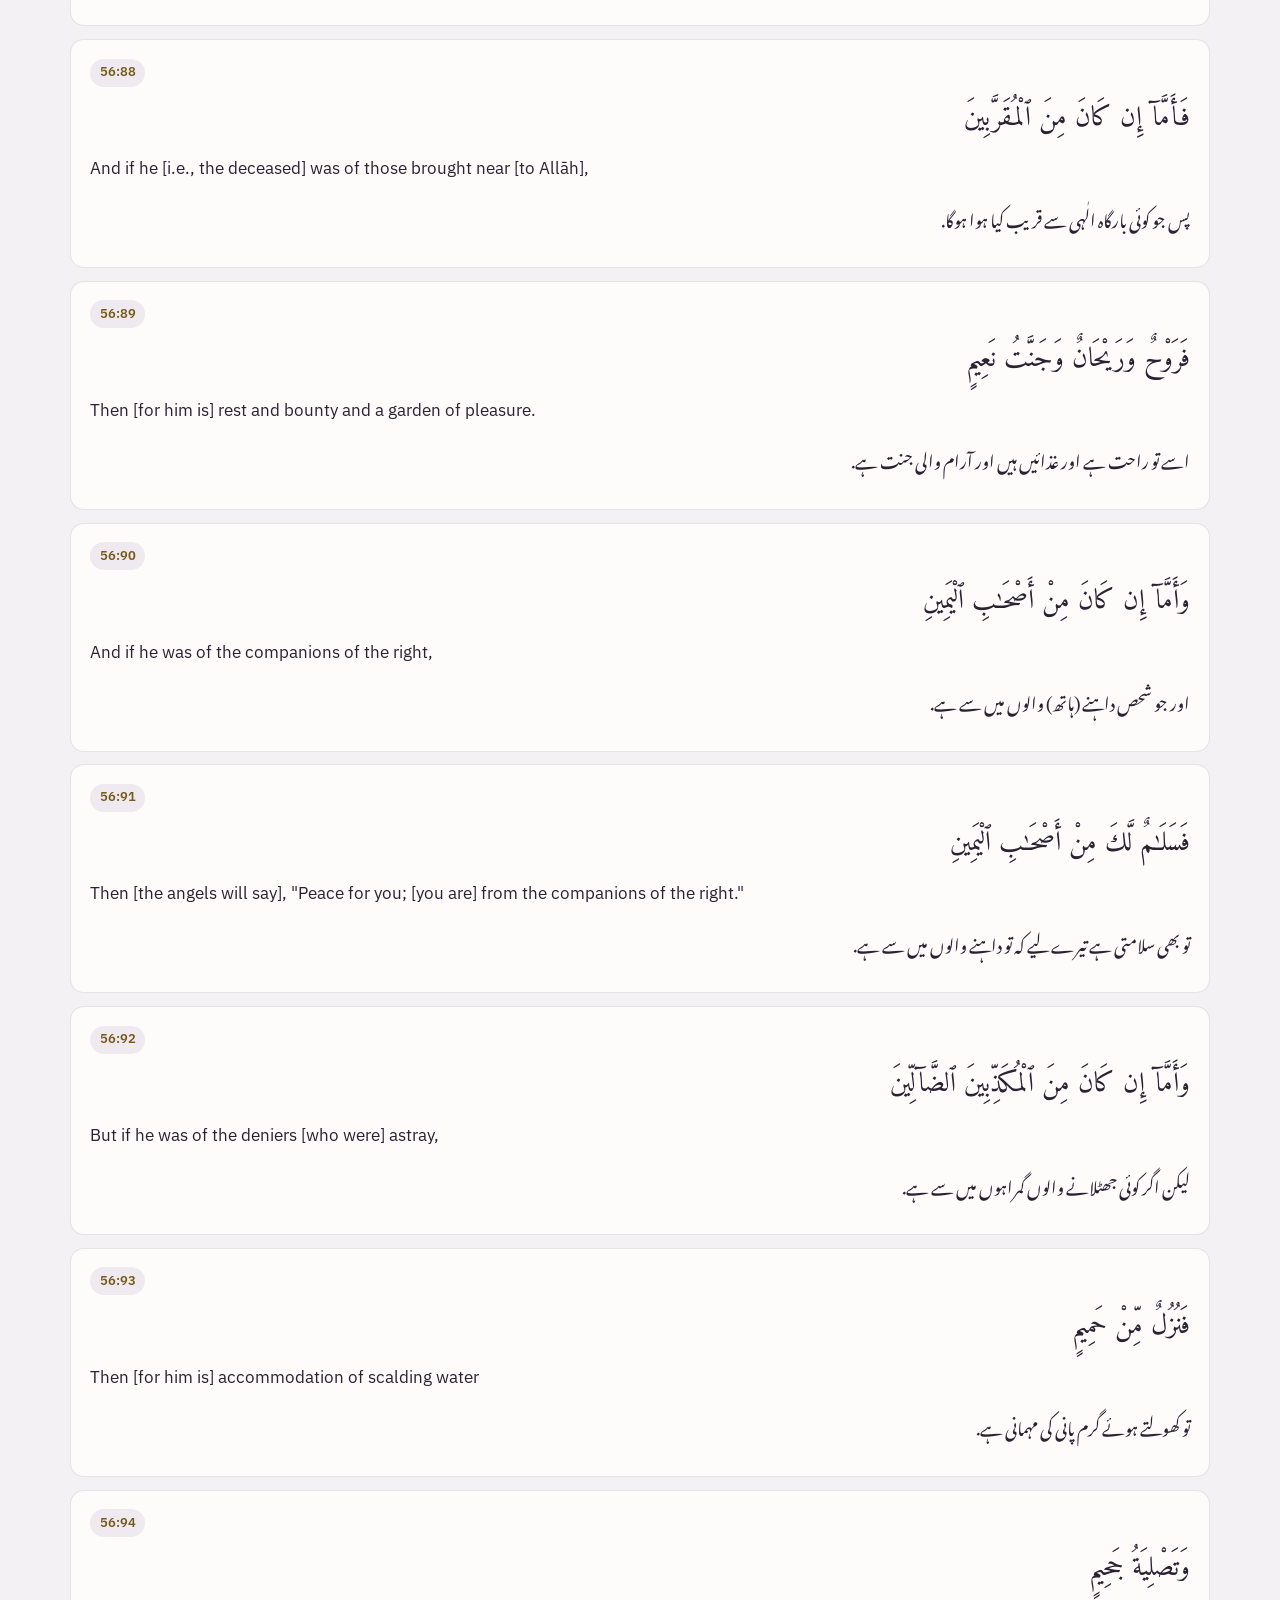
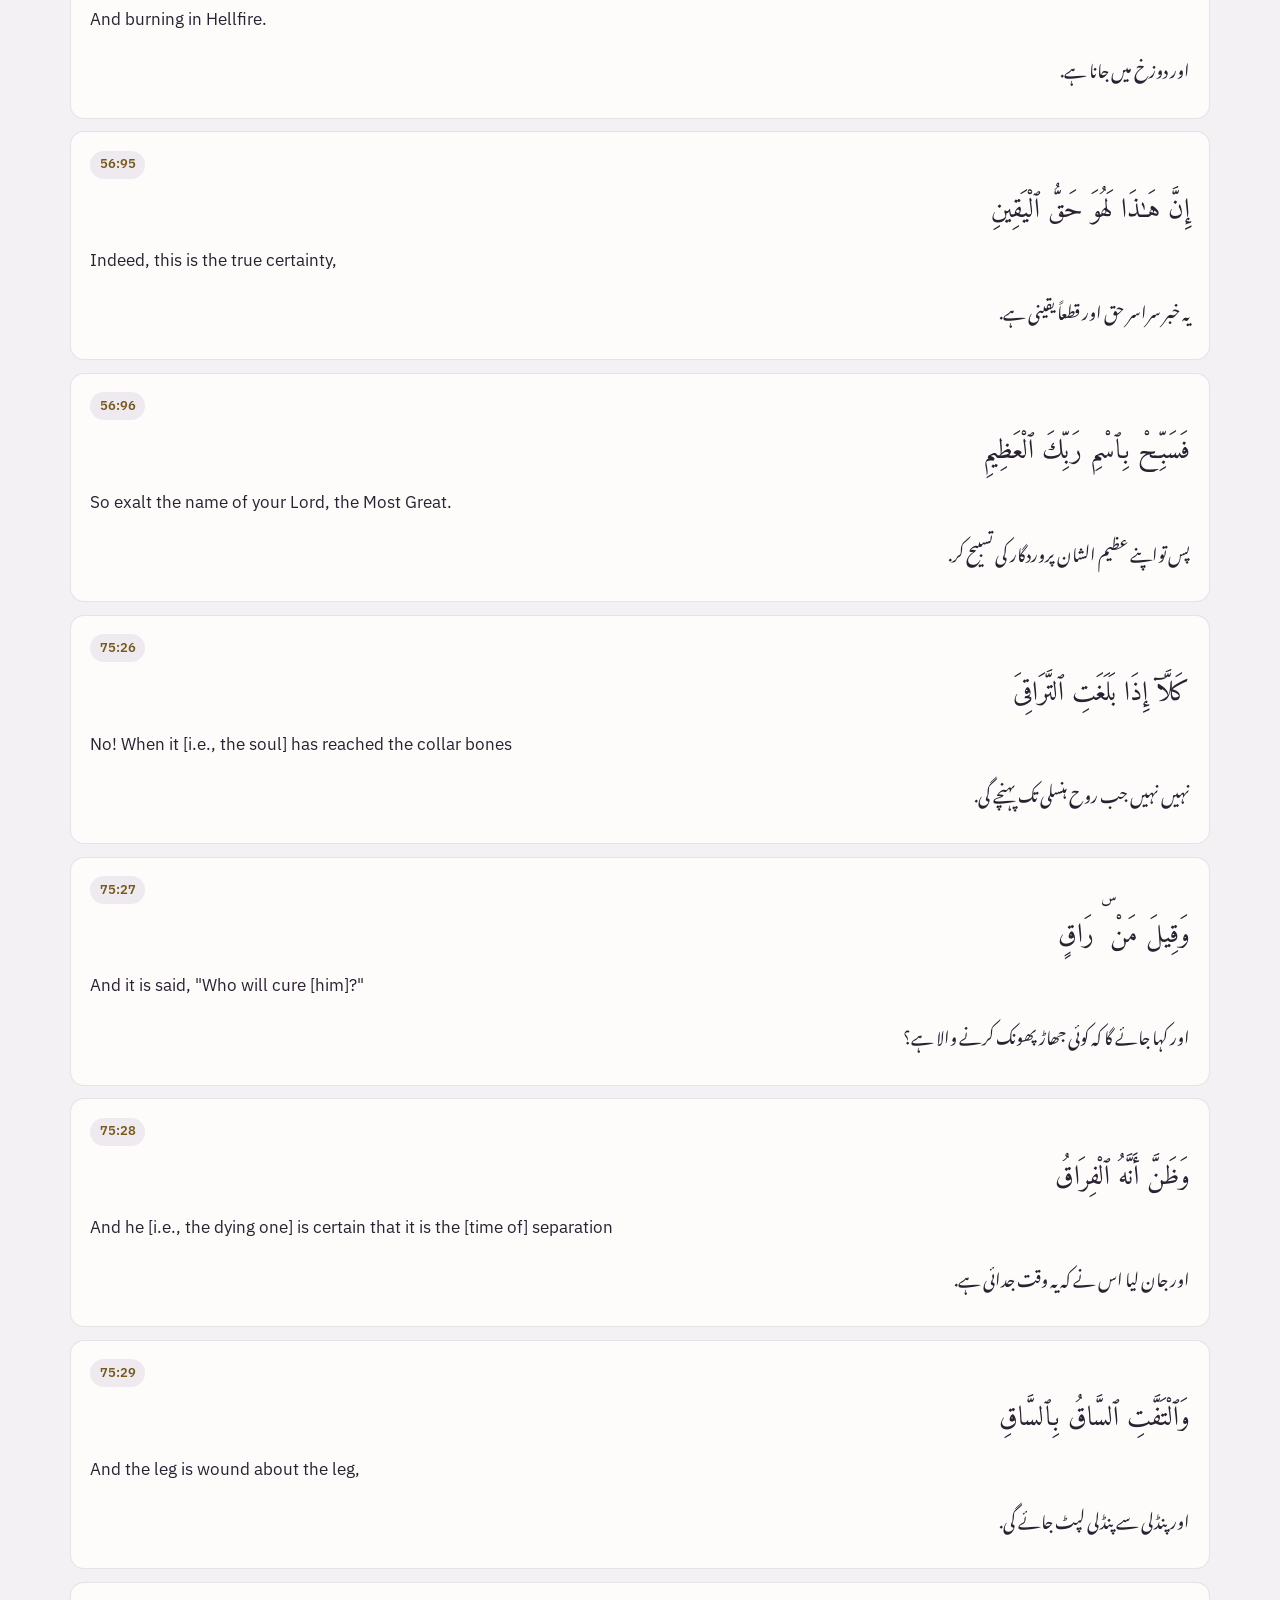
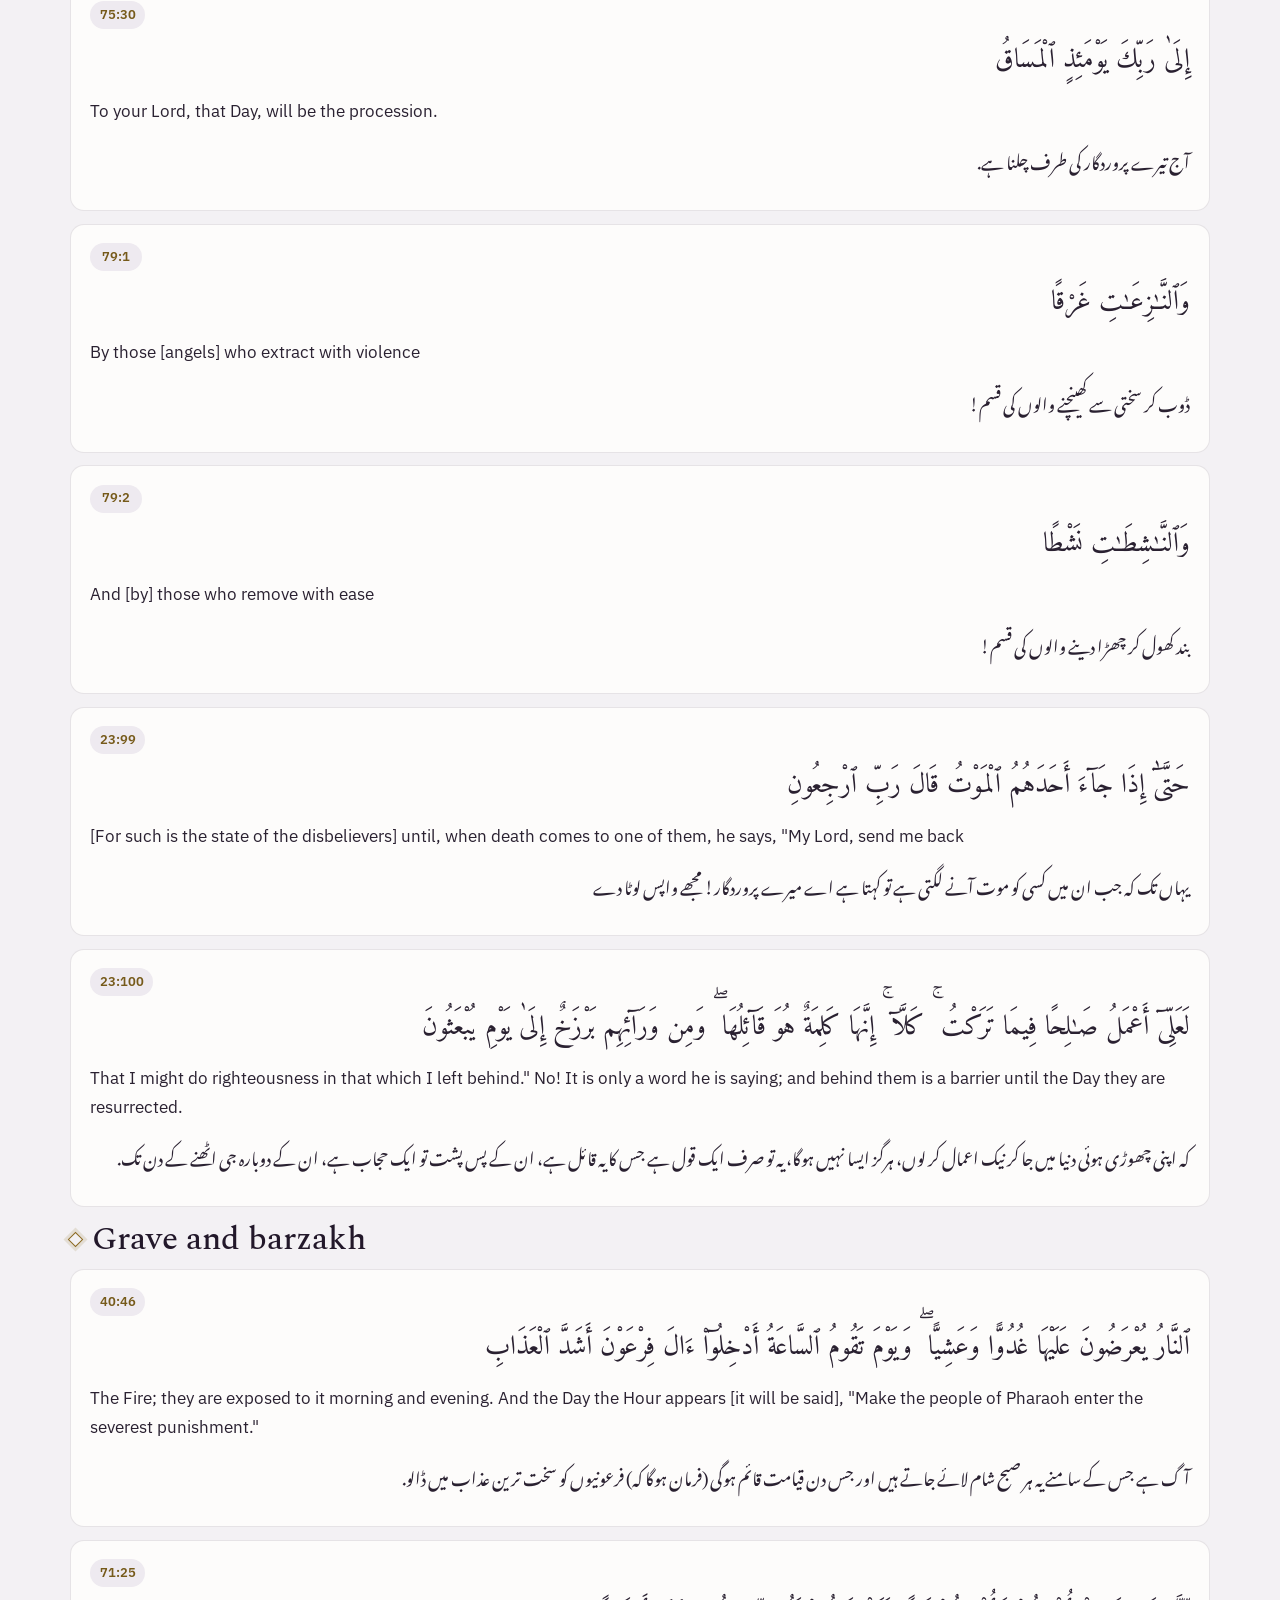
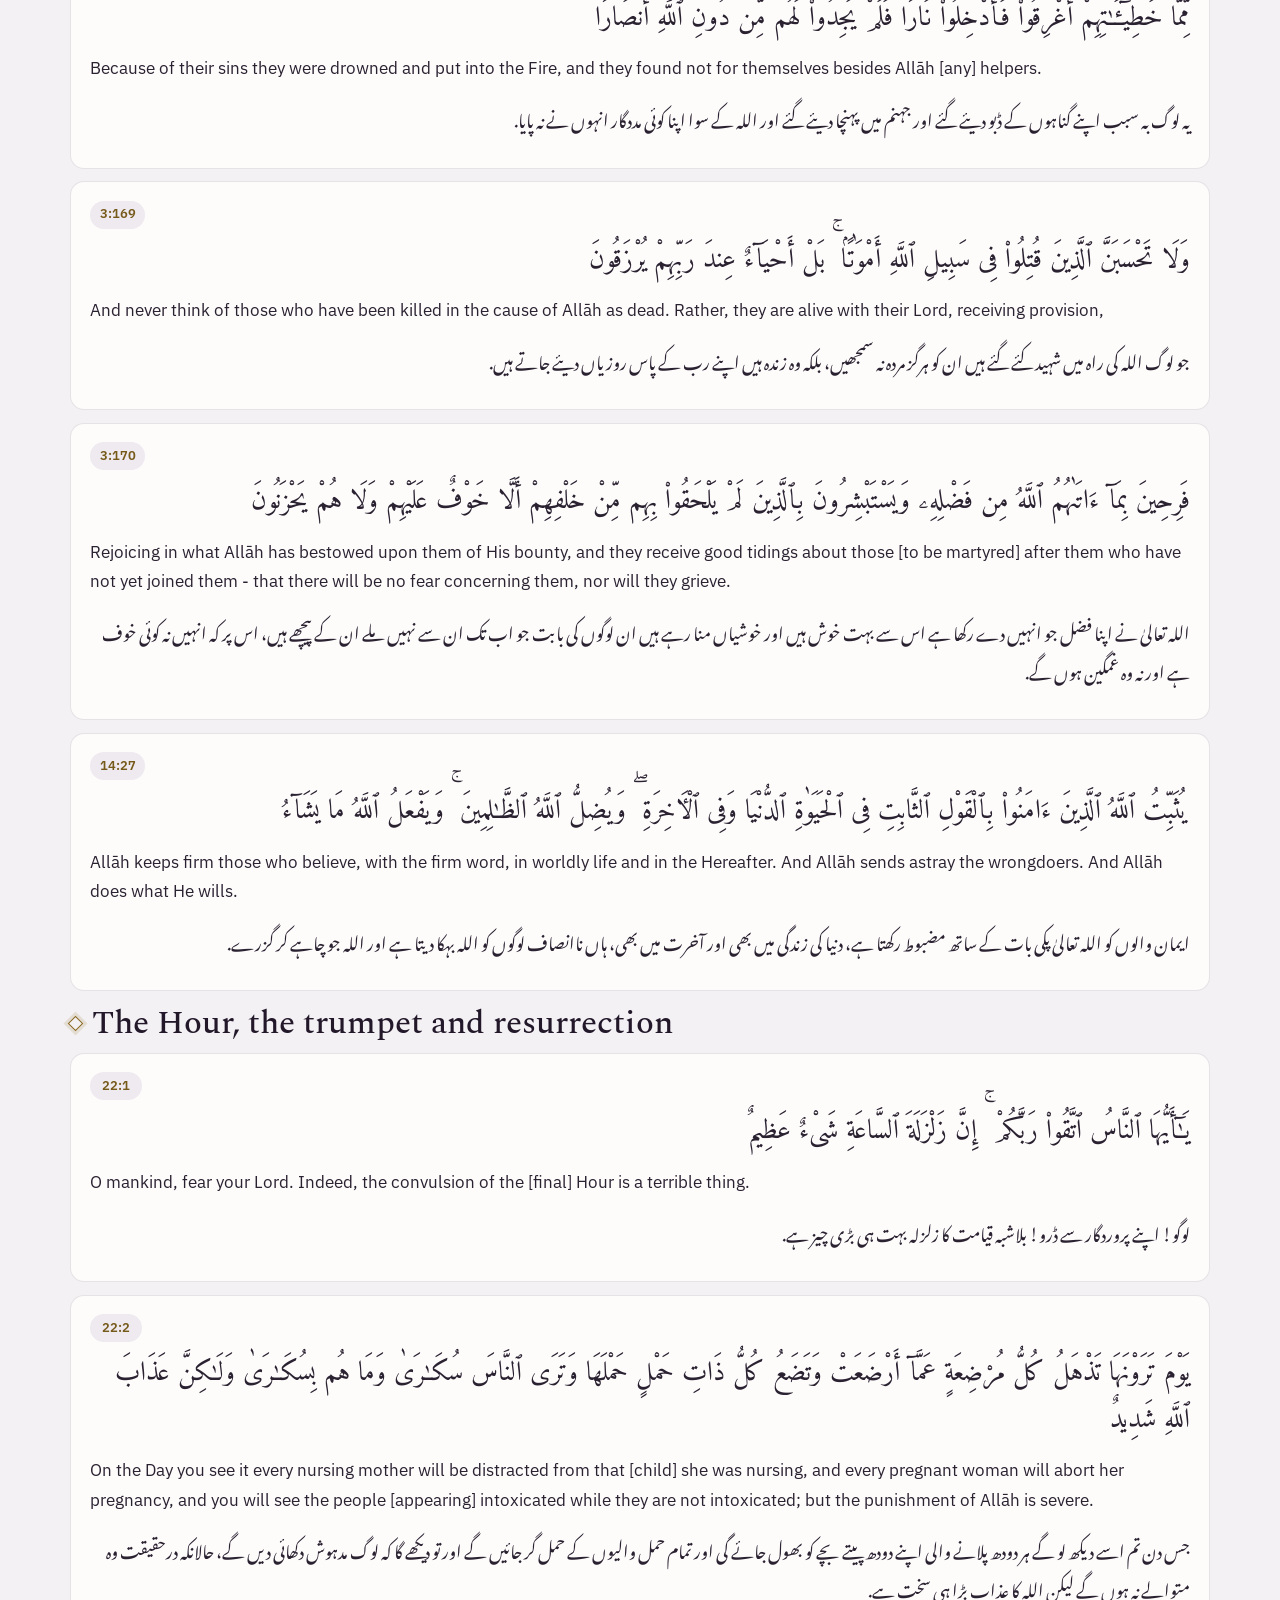
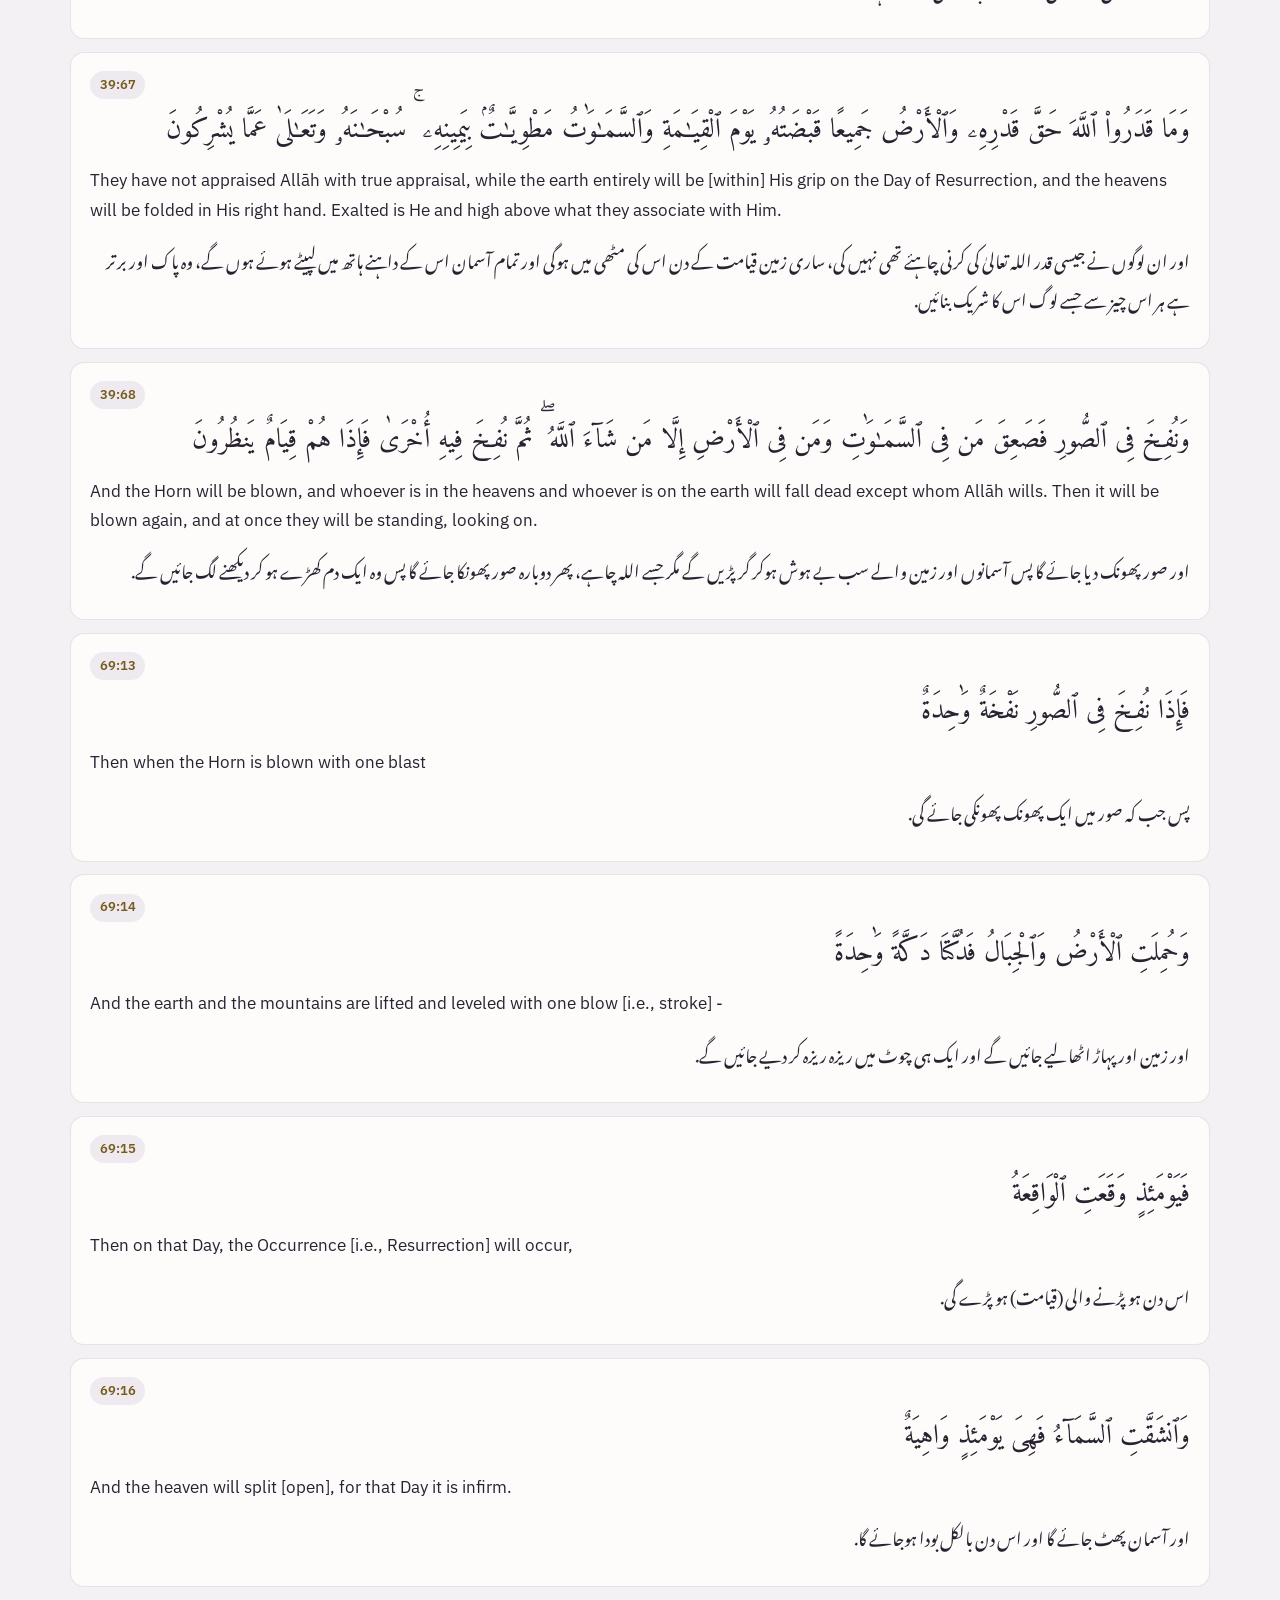
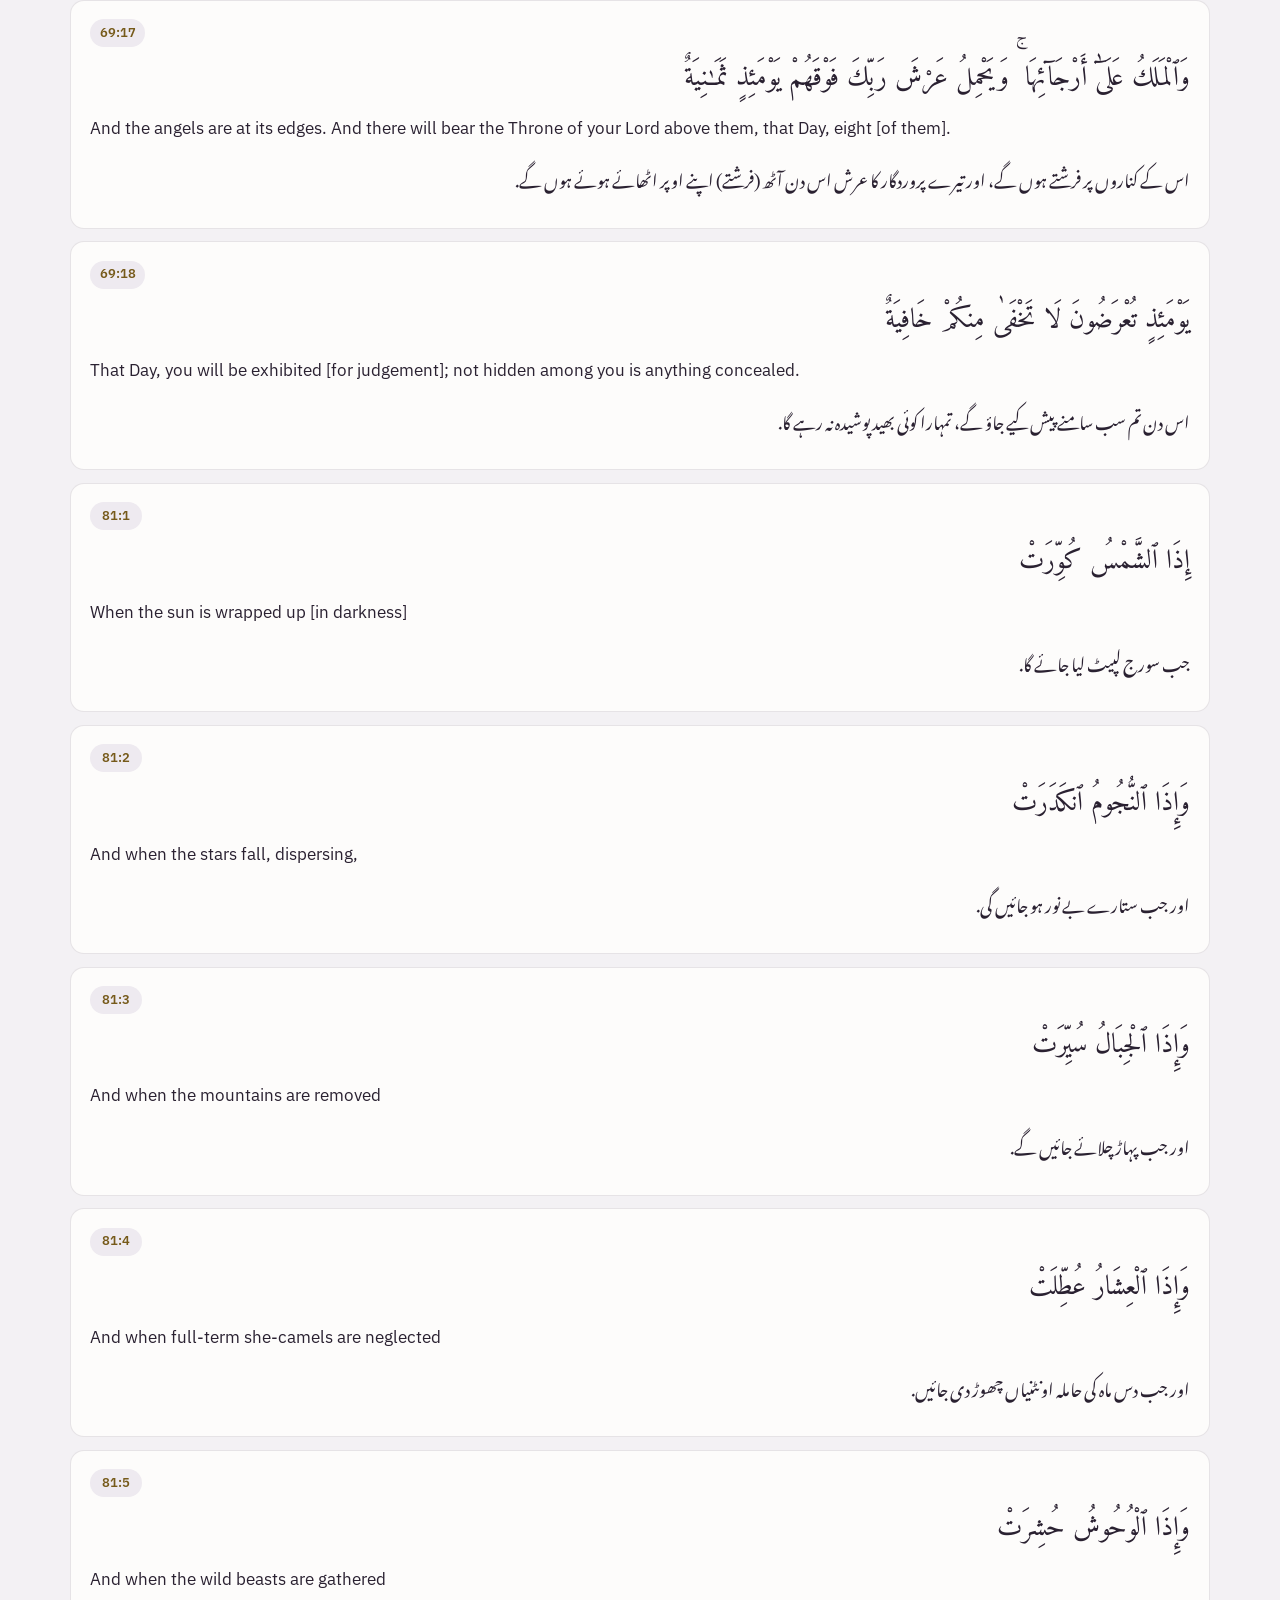
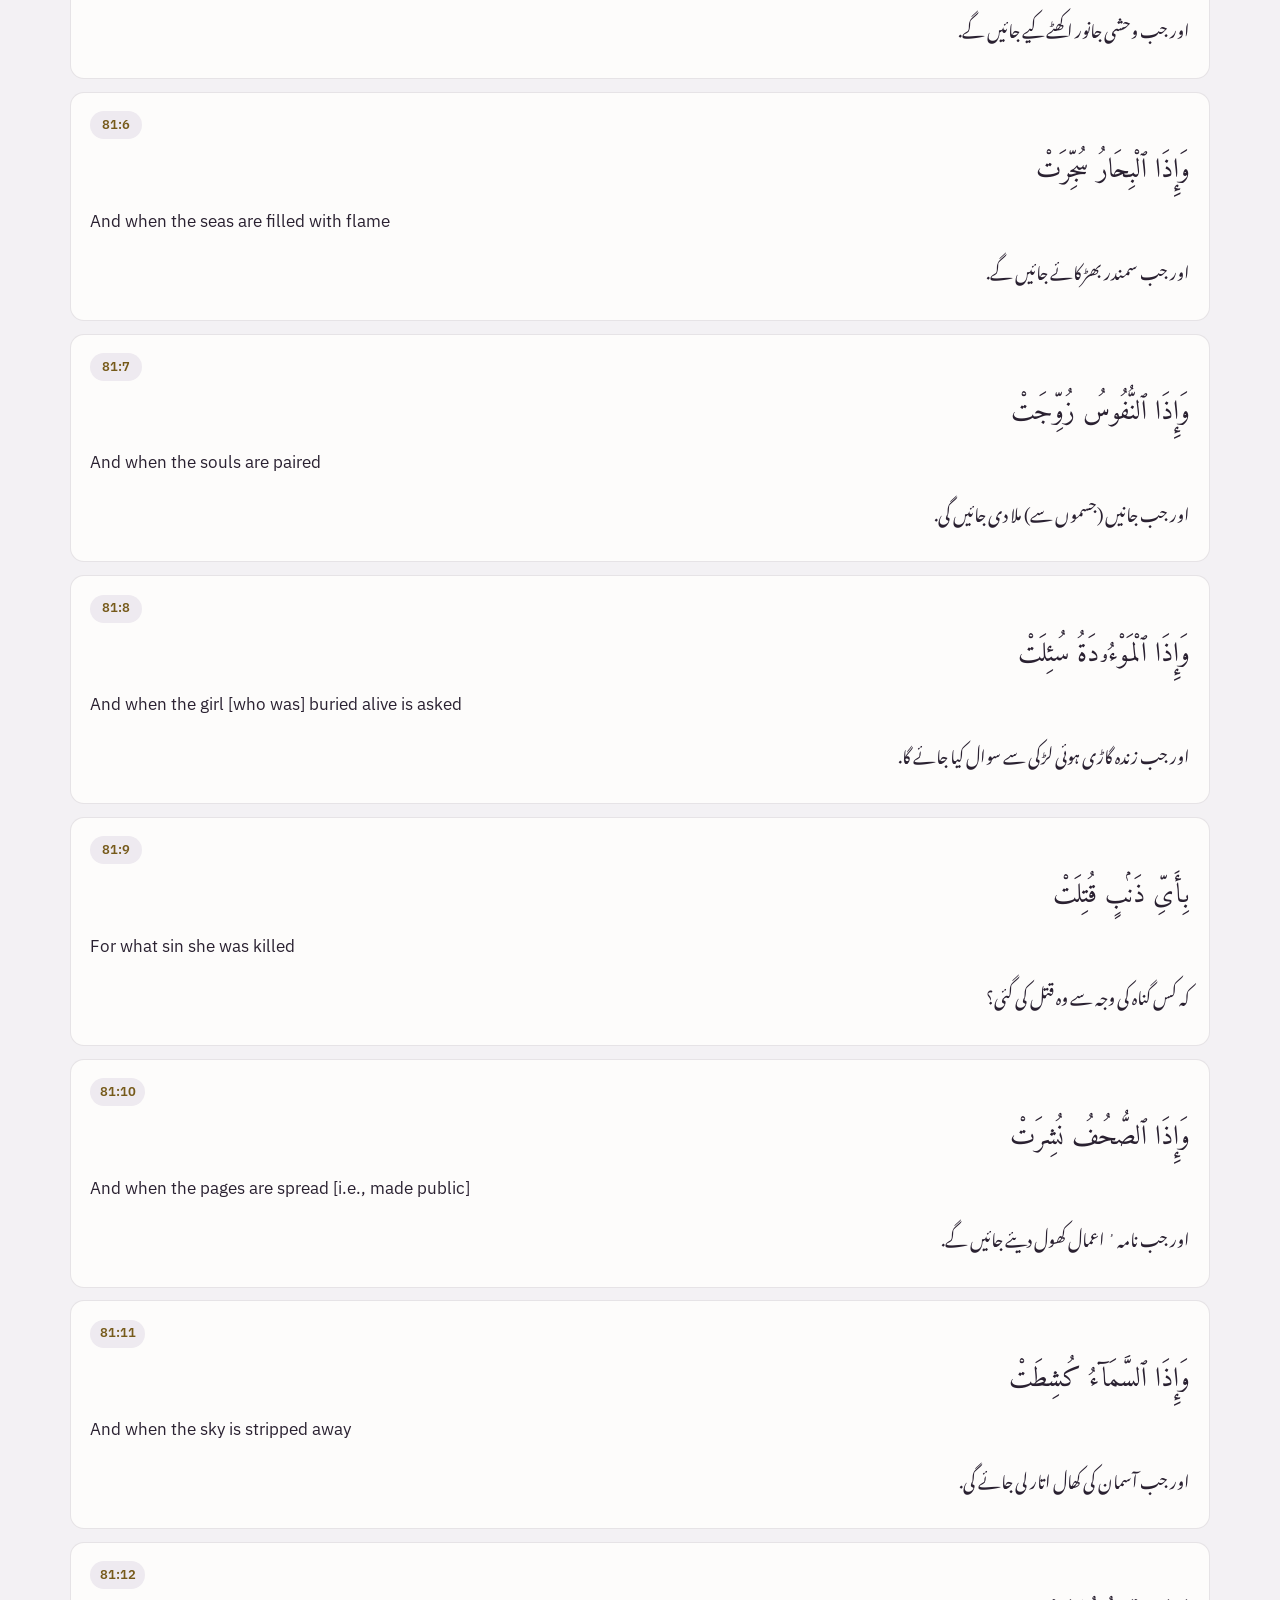
<file: quran.html>
<!doctype html>
<html lang="en" dir="ltr">
<head>
<meta charset="utf-8">
<meta name="viewport" content="width=device-width, initial-scale=1">
<title>Quran verses | The Journey of the Soul: from death to the final abode</title>
<meta name="description" content="All Quran verses used on this site in Arabic with English and Urdu translations.">
<meta name="theme-color" content="#121016">
<link rel="icon" href="assets/favicon.svg" type="image/svg+xml">
<script>(function(){try{var d=document.documentElement,l=localStorage.getItem('ak-lang')||'en',t=localStorage.getItem('ak-theme');if(!t&&window.matchMedia&&matchMedia('(prefers-color-scheme: light)').matches)t='light';d.lang=l;d.dir=l==='ur'?'rtl':'ltr';d.setAttribute('data-theme',t||'dark');}catch(e){}})();</script>
<link rel="preconnect" href="https://fonts.googleapis.com">
<link rel="preconnect" href="https://fonts.gstatic.com" crossorigin>
<link rel="stylesheet" href="https://fonts.googleapis.com/css2?family=Amiri:wght@400;700&family=IBM+Plex+Sans:wght@400;500;600&family=Noto+Nastaliq+Urdu:wght@400;600&family=Spectral:wght@400;500&display=swap">
<link rel="stylesheet" href="css/style.css">
</head>
<body data-page="quran">
<a class="skip" href="#main"><span data-l="en">Skip to content</span><span data-l="ur" lang="ur">مواد پر جائیں</span></a>
<header class="site-head">
 <div class="topband" aria-hidden="true"></div>
 <div class="wrap head-row">
  <a class="brand" href="index.html"><svg viewBox="0 0 64 64" xmlns="http://www.w3.org/2000/svg" aria-hidden="true" focusable="false"><defs><radialGradient id="hl-bg" cx=".5" cy=".42" r=".62"><stop offset="0" stop-color="#3b2a47"/><stop offset="1" stop-color="#131017"/></radialGradient><linearGradient id="hl-pt" x1="0" y1="1" x2="0" y2="0"><stop offset="0" stop-color="#d8bc7a" stop-opacity=".15"/><stop offset="1" stop-color="#f2dfaa"/></linearGradient><clipPath id="hl-c"><circle cx="32" cy="32" r="30"/></clipPath></defs><circle cx="32" cy="32" r="31" fill="url(#hl-bg)" stroke="#d8bc7a" stroke-opacity=".55" stroke-width="1.2"/><g clip-path="url(#hl-c)"><ellipse cx="32" cy="31" rx="15" ry="4.5" fill="#f2dfaa" opacity=".22"/><path d="M4 31h56" stroke="#c6cad6" stroke-width="1" opacity=".55"/><path d="M26 57 31.2 31h1.6L38 57z" fill="url(#hl-pt)"/><path d="M18 57V45a14 14 0 0 1 28 0v12" fill="none" stroke="#c6cad6" stroke-width="2.4" stroke-linecap="round"/><path d="M6 57h52" stroke="#c6cad6" stroke-width="1.6" opacity=".8"/></g><path d="M37.5 8.5a8 8 0 1 0 6.8 11.6 6.3 6.3 0 1 1-6.8-11.6z" fill="#e9d29a"/></svg><span class="brand-txt"><span data-l="en">The Journey of the Soul<small>From death to the final abode</small></span><span data-l="ur" lang="ur">روح کا سفر<small>موت سے آخری ٹھکانے تک</small></span></span></a>
  <div class="controls">
   <button class="btn-ctl" id="langBtn" type="button" aria-label="Switch language / زبان تبدیل کریں"><span data-l="en" lang="ur">اردو</span><span data-l="ur" lang="en">English</span></button>
   <button class="btn-ctl icon" id="themeBtn" type="button" data-label-en="Toggle light or dark theme" data-label-ur="روشن یا تاریک انداز" aria-label="Toggle light or dark theme"><svg viewBox="0 0 24 24" aria-hidden="true"><path class="i-moon" d="M20 14.5A8 8 0 0 1 9.5 4a8 8 0 1 0 10.5 10.5z"/><g class="i-sun"><circle cx="12" cy="12" r="4.2"/><path d="M12 2v2.5M12 19.5V22M2 12h2.5M19.5 12H22M4.9 4.9l1.8 1.8M17.3 17.3l1.8 1.8M4.9 19.1l1.8-1.8M17.3 6.7l1.8-1.8"/></g></svg></button>
   <button class="btn-ctl icon menu-btn" id="menuBtn" type="button" aria-expanded="false" aria-controls="siteNav" data-label-en="Menu" data-label-ur="فہرست" aria-label="Menu"><svg viewBox="0 0 24 24" aria-hidden="true"><path d="M4 7h16M4 12h16M4 17h16"/></svg></button>
  </div>
 </div>
 <nav class="site-nav" id="siteNav" aria-label="Main"><ul class="wrap"><li><a href="index.html"><span data-l="en">Home</span><span data-l="ur" lang="ur">سرورق</span></a></li><li><a href="timeline.html"><span data-l="en">Journey</span><span data-l="ur" lang="ur">سفر</span></a></li><li><a href="death.html"><span data-l="en">Death &amp; the Soul</span><span data-l="ur" lang="ur">موت اور روح</span></a></li><li><a href="barzakh.html"><span data-l="en">Grave &amp; Barzakh</span><span data-l="ur" lang="ur">قبر اور برزخ</span></a></li><li><a href="resurrection.html"><span data-l="en">Trumpet &amp; Resurrection</span><span data-l="ur" lang="ur">صور اور حشر</span></a></li><li><a href="judgement.html"><span data-l="en">Day of Judgement</span><span data-l="ur" lang="ur">یومِ حساب</span></a></li><li><a href="hell.html"><span data-l="en">Hell</span><span data-l="ur" lang="ur">جہنم</span></a></li><li><a href="paradise.html"><span data-l="en">Paradise</span><span data-l="ur" lang="ur">جنت</span></a></li><li><a href="quran.html" aria-current="page"><span data-l="en">Quran</span><span data-l="ur" lang="ur">قرآن</span></a></li><li><a href="references.html"><span data-l="en">References</span><span data-l="ur" lang="ur">حوالہ جات</span></a></li></ul></nav>
</header>
<main id="main">
<section class="page-hero"><div class="wrap"><p data-l="en" class="kicker">The Quran</p><p data-l="ur" lang="ur" dir="rtl" class="kicker">قرآن مجید</p><h1 data-l="en">Every verse used on this site</h1><h1 data-l="ur" lang="ur" dir="rtl">اس سائٹ میں استعمال شدہ تمام آیات</h1><p data-l="en" class="lead">163 verses in Arabic (Uthmani script), with the Sahih International English translation and the Urdu translation of Maulana Muhammad Junagarhi, all as published on quran.com. Bracketed words belong to the translators. Each verse number links to quran.com.</p><p data-l="ur" lang="ur" dir="rtl" class="lead">163 آیات عربی (عثمانی رسم الخط) میں، صحیح انٹرنیشنل کے انگریزی ترجمے اور مولانا محمد جوناگڑھی کے اردو ترجمے کے ساتھ، جیسا کہ quran.com پر شائع ہے۔ قوسین کے الفاظ مترجمین کے ہیں۔ ہر آیت کا نمبر quran.com سے جڑا ہے۔</p></div></section>
<section class="wrap section">
 <div class="ref-tools"><label class="switch"><input type="checkbox" id="hideTr"> <span data-l="en">Hide translations (Arabic only)</span><span data-l="ur" lang="ur">ترجمے چھپائیں (صرف عربی)</span></label></div>
 <nav class="qnav" aria-label="Verse groups"><a href="#g-death"><span data-l="en">Death and the soul</span><span data-l="ur" lang="ur">موت اور روح</span></a><a href="#g-barzakh"><span data-l="en">Grave and barzakh</span><span data-l="ur" lang="ur">قبر اور برزخ</span></a><a href="#g-hour"><span data-l="en">The Hour, the trumpet and resurrection</span><span data-l="ur" lang="ur">قیامت، صور اور دوبارہ زندگی</span></a><a href="#g-judgement"><span data-l="en">The Day of Judgement</span><span data-l="ur" lang="ur">قیامت کا دن</span></a><a href="#g-hell"><span data-l="en">Hell</span><span data-l="ur" lang="ur">جہنم</span></a><a href="#g-paradise"><span data-l="en">Paradise and eternity</span><span data-l="ur" lang="ur">جنت اور ہمیشگی</span></a></nav>
 <div id="verses"><h2 id="g-death"><span data-l="en">Death and the soul</span><span data-l="ur" lang="ur">موت اور روح</span></h2><div class="verse" id="v32-11"><a class="num" href="https://quran.com/32/11" target="_blank" rel="noopener">32:11</a><p class="ar" lang="ar" dir="rtl">۞ قُلْ يَتَوَفَّىٰكُم مَّلَكُ ٱلْمَوْتِ ٱلَّذِى وُكِّلَ بِكُمْ ثُمَّ إِلَىٰ رَبِّكُمْ تُرْجَعُونَ</p><p class="tr tr-en" lang="en" dir="ltr">Say, "The angel of death who has been entrusted with you will take you. Then to your Lord you will be returned."</p><p class="tr tr-ur" lang="ur" dir="rtl">کہہ دیجئے! کہ تمہیں موت کا فرشتہ فوت کرے گا جو تم پر مقرر کیا گیا ہے. پھر تم سب اپنے پروردگار کی طرف لوٹائے جاؤ گے.</p></div><div class="verse" id="v6-61"><a class="num" href="https://quran.com/6/61" target="_blank" rel="noopener">6:61</a><p class="ar" lang="ar" dir="rtl">وَهُوَ ٱلْقَاهِرُ فَوْقَ عِبَادِهِۦ ۖ وَيُرْسِلُ عَلَيْكُمْ حَفَظَةً حَتَّىٰٓ إِذَا جَآءَ أَحَدَكُمُ ٱلْمَوْتُ تَوَفَّتْهُ رُسُلُنَا وَهُمْ لَا يُفَرِّطُونَ</p><p class="tr tr-en" lang="en" dir="ltr">And He is the subjugator over His servants, and He sends over you guardian-angels until, when death comes to one of you, Our messengers [i.e., angels of death] take him, and they do not fail [in their duties].</p><p class="tr tr-ur" lang="ur" dir="rtl">اور وہی اپنے بندوں کے اوپر غالب ہے برتر ہے اور تم پر نگہداشت رکھنے والے بھیجتا ہے یہاں تک کہ جب تم میں سے کسی کو موت آ پہنچتی ہے، اس کی روح ہمارے بھیجے ہوئے فرشتے قبض کرلیتے ہیں اور وه ذرا کوتاہی نہیں کرتے۔</p></div><div class="verse" id="v6-93"><a class="num" href="https://quran.com/6/93" target="_blank" rel="noopener">6:93</a><p class="ar" lang="ar" dir="rtl">وَمَنْ أَظْلَمُ مِمَّنِ ٱفْتَرَىٰ عَلَى ٱللَّهِ كَذِبًا أَوْ قَالَ أُوحِىَ إِلَىَّ وَلَمْ يُوحَ إِلَيْهِ شَىْءٌ وَمَن قَالَ سَأُنزِلُ مِثْلَ مَآ أَنزَلَ ٱللَّهُ ۗ وَلَوْ تَرَىٰٓ إِذِ ٱلظَّـٰلِمُونَ فِى غَمَرَٰتِ ٱلْمَوْتِ وَٱلْمَلَـٰٓئِكَةُ بَاسِطُوٓا۟ أَيْدِيهِمْ أَخْرِجُوٓا۟ أَنفُسَكُمُ ۖ ٱلْيَوْمَ تُجْزَوْنَ عَذَابَ ٱلْهُونِ بِمَا كُنتُمْ تَقُولُونَ عَلَى ٱللَّهِ غَيْرَ ٱلْحَقِّ وَكُنتُمْ عَنْ ءَايَـٰتِهِۦ تَسْتَكْبِرُونَ</p><p class="tr tr-en" lang="en" dir="ltr">And who is more unjust than one who invents a lie about Allāh or says, "It has been inspired to me," while nothing has been inspired to him, and one who says, "I will reveal [something] like what Allāh revealed." And if you could but see when the wrongdoers are in the overwhelming pangs of death while the angels extend their hands, [saying], "Discharge your souls! Today you will be awarded the punishment of [extreme] humiliation for what you used to say against Allāh other than the truth and [that] you were, toward His verses, being arrogant."</p><p class="tr tr-ur" lang="ur" dir="rtl">اور اس شخص سے زیاده کون ظالم ہوگا جو اللہ تعالیٰ پر جھوٹ تہمت لگائے یا یوں کہے کہ مجھ پر وحی آتی ہے حالانکہ اس کے پاس کسی بات کی بھی وحی نہیں آئی اور جو شخص یوں کہے کہ جیسا کلام اللہ نے نازل کیا ہے اسی طرح کا میں بھی لاتا ہوں اور اگر آپ اس وقت دیکھیں جب کہ یہ ظالم لوگ موت کی سختیوں میں ہوں گے اور فرشتے اپنے ہاتھ بڑھا رہے ہوں گے کہ ہاں اپنی جانیں نکالو۔ آج تم کو ذلت کی سزا دی جائے گی اس سبب سے کہ تم اللہ تعالیٰ کے ذمہ جھوٹی باتیں لگاتے تھے، اور تم اللہ تعالیٰ کی آیات سے تکبر کرتے تھے۔</p></div><div class="verse" id="v8-50"><a class="num" href="https://quran.com/8/50" target="_blank" rel="noopener">8:50</a><p class="ar" lang="ar" dir="rtl">وَلَوْ تَرَىٰٓ إِذْ يَتَوَفَّى ٱلَّذِينَ كَفَرُوا۟ ۙ ٱلْمَلَـٰٓئِكَةُ يَضْرِبُونَ وُجُوهَهُمْ وَأَدْبَـٰرَهُمْ وَذُوقُوا۟ عَذَابَ ٱلْحَرِيقِ</p><p class="tr tr-en" lang="en" dir="ltr">And if you could but see when the angels take the souls of those who disbelieved... They are striking their faces and their backs and [saying], "Taste the punishment of the Burning Fire.</p><p class="tr tr-ur" lang="ur" dir="rtl">کاش کہ تو دیکھتا جب کہ فرشتے کافروں کی روح قبض کرتے ہیں ان کے منھ پر اور سرینوں پر مار مارتے ہیں (اور کہتے ہیں) تم جلنے کا عذاب چکھو۔</p></div><div class="verse" id="v16-28"><a class="num" href="https://quran.com/16/28" target="_blank" rel="noopener">16:28</a><p class="ar" lang="ar" dir="rtl">ٱلَّذِينَ تَتَوَفَّىٰهُمُ ٱلْمَلَـٰٓئِكَةُ ظَالِمِىٓ أَنفُسِهِمْ ۖ فَأَلْقَوُا۟ ٱلسَّلَمَ مَا كُنَّا نَعْمَلُ مِن سُوٓءٍۭ ۚ بَلَىٰٓ إِنَّ ٱللَّهَ عَلِيمٌۢ بِمَا كُنتُمْ تَعْمَلُونَ</p><p class="tr tr-en" lang="en" dir="ltr">The ones whom the angels take in death [while] wronging themselves, and [who] then offer submission, [saying], "We were not doing any evil." But, yes! Indeed, Allāh is Knowing of what you used to do.</p><p class="tr tr-ur" lang="ur" dir="rtl">وه جو اپنی جانوں پر ظلم کرتے ہیں، فرشتے جب ان کی جان قبض کرنے لگتے ہیں اس وقت وه جھک جاتے ہیں کہ ہم برائی نہیں کرتے تھے۔ کیوں نہیں؟ اللہ تعالیٰ خوب جاننے والا ہے جو کچھ تم کرتے تھے.</p></div><div class="verse" id="v16-29"><a class="num" href="https://quran.com/16/29" target="_blank" rel="noopener">16:29</a><p class="ar" lang="ar" dir="rtl">فَٱدْخُلُوٓا۟ أَبْوَٰبَ جَهَنَّمَ خَـٰلِدِينَ فِيهَا ۖ فَلَبِئْسَ مَثْوَى ٱلْمُتَكَبِّرِينَ</p><p class="tr tr-en" lang="en" dir="ltr">So enter the gates of Hell to abide eternally therein, and how wretched is the residence of the arrogant.</p><p class="tr tr-ur" lang="ur" dir="rtl">پس اب تو ہمیشگی کے طور پر تم جہنم کے دروازوں میں داخل ہو جاؤ، پس کیا ہی برا ٹھکانا ہے غرور کرنے والوں کا.</p></div><div class="verse" id="v16-30"><a class="num" href="https://quran.com/16/30" target="_blank" rel="noopener">16:30</a><p class="ar" lang="ar" dir="rtl">۞ وَقِيلَ لِلَّذِينَ ٱتَّقَوْا۟ مَاذَآ أَنزَلَ رَبُّكُمْ ۚ قَالُوا۟ خَيْرًا ۗ لِّلَّذِينَ أَحْسَنُوا۟ فِى هَـٰذِهِ ٱلدُّنْيَا حَسَنَةٌ ۚ وَلَدَارُ ٱلْـَٔاخِرَةِ خَيْرٌ ۚ وَلَنِعْمَ دَارُ ٱلْمُتَّقِينَ</p><p class="tr tr-en" lang="en" dir="ltr">And it will be said to those who feared Allāh, "What did your Lord send down?" They will say, "[That which is] good." For those who do good in this world is good; and the home of the Hereafter is better. And how excellent is the home of the righteous -</p><p class="tr tr-ur" lang="ur" dir="rtl">اور پرہیز گاروں سے پوچھا جاتا ہے کہ تمہارے پروردگار نے کیا نازل فرمایا ہے؟ تو وه جواب دیتے ہیں کہ اچھے سے اچھا۔ جن لوگوں نے بھلائی کی ان کے لیے اس دنیا میں بھلائی ہے، اور یقیناً آخرت کا گھر تو بہت ہی بہتر ہے، اور کیا ہی خوب پرہیز گاروں کا گھر ہے.</p></div><div class="verse" id="v16-31"><a class="num" href="https://quran.com/16/31" target="_blank" rel="noopener">16:31</a><p class="ar" lang="ar" dir="rtl">جَنَّـٰتُ عَدْنٍ يَدْخُلُونَهَا تَجْرِى مِن تَحْتِهَا ٱلْأَنْهَـٰرُ ۖ لَهُمْ فِيهَا مَا يَشَآءُونَ ۚ كَذَٰلِكَ يَجْزِى ٱللَّهُ ٱلْمُتَّقِينَ</p><p class="tr tr-en" lang="en" dir="ltr">Gardens of perpetual residence, which they will enter, beneath which rivers flow. They will have therein whatever they wish. Thus does Allāh reward the righteous -</p><p class="tr tr-ur" lang="ur" dir="rtl">ہمیشگی والے باغات جہاں وه جائیں گے جن کے نیچے نہریں بہہ رہی ہیں، جو کچھ یہ طلب کریں گے وہاں ان کے لیے موجود ہوگا۔ پرہیز گاروں کو اللہ تعالیٰ اسی طرح بدلے عطا فرماتا ہے.</p></div><div class="verse" id="v16-32"><a class="num" href="https://quran.com/16/32" target="_blank" rel="noopener">16:32</a><p class="ar" lang="ar" dir="rtl">ٱلَّذِينَ تَتَوَفَّىٰهُمُ ٱلْمَلَـٰٓئِكَةُ طَيِّبِينَ ۙ يَقُولُونَ سَلَـٰمٌ عَلَيْكُمُ ٱدْخُلُوا۟ ٱلْجَنَّةَ بِمَا كُنتُمْ تَعْمَلُونَ</p><p class="tr tr-en" lang="en" dir="ltr">The ones whom the angels take in death, [being] good and pure; [the angels] will say, "Peace be upon you. Enter Paradise for what you used to do."</p><p class="tr tr-ur" lang="ur" dir="rtl">وه جن کی جانیں فرشتے اس حال میں قبض کرتے ہیں کہ وه پاک صاف ہوں کہتے ہیں کہ تمہارے لیے سلامتی ہی سلامتی ہے، جاؤ جنت میں اپنے ان اعمال کے بدلے جو تم کرتے تھے.</p></div><div class="verse" id="v47-27"><a class="num" href="https://quran.com/47/27" target="_blank" rel="noopener">47:27</a><p class="ar" lang="ar" dir="rtl">فَكَيْفَ إِذَا تَوَفَّتْهُمُ ٱلْمَلَـٰٓئِكَةُ يَضْرِبُونَ وُجُوهَهُمْ وَأَدْبَـٰرَهُمْ</p><p class="tr tr-en" lang="en" dir="ltr">Then how [will it be] when the angels take them in death, striking their faces and their backs?</p><p class="tr tr-ur" lang="ur" dir="rtl">پس ان کی کیسی (درگت) ہوگی جبکہ فرشتے ان کی روح قبض کرتے ہوئے ان کے چہروں اور ان کی سرینوں پر ماریں گے.</p></div><div class="verse" id="v56-83"><a class="num" href="https://quran.com/56/83" target="_blank" rel="noopener">56:83</a><p class="ar" lang="ar" dir="rtl">فَلَوْلَآ إِذَا بَلَغَتِ ٱلْحُلْقُومَ</p><p class="tr tr-en" lang="en" dir="ltr">Then why, when it [i.e., the soul at death] reaches the throat</p><p class="tr tr-ur" lang="ur" dir="rtl">پس جبکہ روح نرخرے تک پہنچ جائے.</p></div><div class="verse" id="v56-84"><a class="num" href="https://quran.com/56/84" target="_blank" rel="noopener">56:84</a><p class="ar" lang="ar" dir="rtl">وَأَنتُمْ حِينَئِذٍ تَنظُرُونَ</p><p class="tr tr-en" lang="en" dir="ltr">And you are at that time looking on -</p><p class="tr tr-ur" lang="ur" dir="rtl">اور تم اس وقت آنکھوں سے دیکھتے رہو.</p></div><div class="verse" id="v56-85"><a class="num" href="https://quran.com/56/85" target="_blank" rel="noopener">56:85</a><p class="ar" lang="ar" dir="rtl">وَنَحْنُ أَقْرَبُ إِلَيْهِ مِنكُمْ وَلَـٰكِن لَّا تُبْصِرُونَ</p><p class="tr tr-en" lang="en" dir="ltr">And We [i.e., Our angels] are nearer to him than you, but you do not see -</p><p class="tr tr-ur" lang="ur" dir="rtl">ہم اس شخص سے بہ نسبت تمہارے بہت زیاده قریب ہوتے ہیں لیکن تم نہیں دیکھ سکتے.</p></div><div class="verse" id="v56-86"><a class="num" href="https://quran.com/56/86" target="_blank" rel="noopener">56:86</a><p class="ar" lang="ar" dir="rtl">فَلَوْلَآ إِن كُنتُمْ غَيْرَ مَدِينِينَ</p><p class="tr tr-en" lang="en" dir="ltr">Then why do you not, if you are not to be recompensed,</p><p class="tr tr-ur" lang="ur" dir="rtl">پس اگر تم کسی کے زیرفرمان نہیں.</p></div><div class="verse" id="v56-87"><a class="num" href="https://quran.com/56/87" target="_blank" rel="noopener">56:87</a><p class="ar" lang="ar" dir="rtl">تَرْجِعُونَهَآ إِن كُنتُمْ صَـٰدِقِينَ</p><p class="tr tr-en" lang="en" dir="ltr">Bring it back, if you should be truthful?</p><p class="tr tr-ur" lang="ur" dir="rtl">اور اس قول میں سچے ہو تو (ذرا) اس روح کو تو لوٹاؤ.</p></div><div class="verse" id="v56-88"><a class="num" href="https://quran.com/56/88" target="_blank" rel="noopener">56:88</a><p class="ar" lang="ar" dir="rtl">فَأَمَّآ إِن كَانَ مِنَ ٱلْمُقَرَّبِينَ</p><p class="tr tr-en" lang="en" dir="ltr">And if he [i.e., the deceased] was of those brought near [to Allāh],</p><p class="tr tr-ur" lang="ur" dir="rtl">پس جو کوئی بارگاه الٰہی سے قریب کیا ہوا ہوگا.</p></div><div class="verse" id="v56-89"><a class="num" href="https://quran.com/56/89" target="_blank" rel="noopener">56:89</a><p class="ar" lang="ar" dir="rtl">فَرَوْحٌ وَرَيْحَانٌ وَجَنَّتُ نَعِيمٍ</p><p class="tr tr-en" lang="en" dir="ltr">Then [for him is] rest and bounty and a garden of pleasure.</p><p class="tr tr-ur" lang="ur" dir="rtl">اسے تو راحت ہے اور غذائیں ہیں اور آرام والی جنت ہے.</p></div><div class="verse" id="v56-90"><a class="num" href="https://quran.com/56/90" target="_blank" rel="noopener">56:90</a><p class="ar" lang="ar" dir="rtl">وَأَمَّآ إِن كَانَ مِنْ أَصْحَـٰبِ ٱلْيَمِينِ</p><p class="tr tr-en" lang="en" dir="ltr">And if he was of the companions of the right,</p><p class="tr tr-ur" lang="ur" dir="rtl">اور جو شحص داہنے (ہاتھ) والوں میں سے ہے.</p></div><div class="verse" id="v56-91"><a class="num" href="https://quran.com/56/91" target="_blank" rel="noopener">56:91</a><p class="ar" lang="ar" dir="rtl">فَسَلَـٰمٌ لَّكَ مِنْ أَصْحَـٰبِ ٱلْيَمِينِ</p><p class="tr tr-en" lang="en" dir="ltr">Then [the angels will say], "Peace for you; [you are] from the companions of the right."</p><p class="tr tr-ur" lang="ur" dir="rtl">تو بھی سلامتی ہے تیرے لیے کہ تو داہنے والوں میں سے ہے.</p></div><div class="verse" id="v56-92"><a class="num" href="https://quran.com/56/92" target="_blank" rel="noopener">56:92</a><p class="ar" lang="ar" dir="rtl">وَأَمَّآ إِن كَانَ مِنَ ٱلْمُكَذِّبِينَ ٱلضَّآلِّينَ</p><p class="tr tr-en" lang="en" dir="ltr">But if he was of the deniers [who were] astray,</p><p class="tr tr-ur" lang="ur" dir="rtl">لیکن اگر کوئی جھٹلانے والوں گمراہوں میں سے ہے.</p></div><div class="verse" id="v56-93"><a class="num" href="https://quran.com/56/93" target="_blank" rel="noopener">56:93</a><p class="ar" lang="ar" dir="rtl">فَنُزُلٌ مِّنْ حَمِيمٍ</p><p class="tr tr-en" lang="en" dir="ltr">Then [for him is] accommodation of scalding water</p><p class="tr tr-ur" lang="ur" dir="rtl">تو کھولتے ہوئے گرم پانی کی مہمانی ہے.</p></div><div class="verse" id="v56-94"><a class="num" href="https://quran.com/56/94" target="_blank" rel="noopener">56:94</a><p class="ar" lang="ar" dir="rtl">وَتَصْلِيَةُ جَحِيمٍ</p><p class="tr tr-en" lang="en" dir="ltr">And burning in Hellfire.</p><p class="tr tr-ur" lang="ur" dir="rtl">اور دوزخ میں جانا ہے.</p></div><div class="verse" id="v56-95"><a class="num" href="https://quran.com/56/95" target="_blank" rel="noopener">56:95</a><p class="ar" lang="ar" dir="rtl">إِنَّ هَـٰذَا لَهُوَ حَقُّ ٱلْيَقِينِ</p><p class="tr tr-en" lang="en" dir="ltr">Indeed, this is the true certainty,</p><p class="tr tr-ur" lang="ur" dir="rtl">یہ خبر سراسر حق اور قطعاً یقینی ہے.</p></div><div class="verse" id="v56-96"><a class="num" href="https://quran.com/56/96" target="_blank" rel="noopener">56:96</a><p class="ar" lang="ar" dir="rtl">فَسَبِّحْ بِٱسْمِ رَبِّكَ ٱلْعَظِيمِ</p><p class="tr tr-en" lang="en" dir="ltr">So exalt the name of your Lord, the Most Great.</p><p class="tr tr-ur" lang="ur" dir="rtl">پس تواپنے عظیم الشان پروردگار کی تسبیح کر.</p></div><div class="verse" id="v75-26"><a class="num" href="https://quran.com/75/26" target="_blank" rel="noopener">75:26</a><p class="ar" lang="ar" dir="rtl">كَلَّآ إِذَا بَلَغَتِ ٱلتَّرَاقِىَ</p><p class="tr tr-en" lang="en" dir="ltr">No! When it [i.e., the soul] has reached the collar bones</p><p class="tr tr-ur" lang="ur" dir="rtl">نہیں نہیں جب روح ہنسلی تک پہنچے گی.</p></div><div class="verse" id="v75-27"><a class="num" href="https://quran.com/75/27" target="_blank" rel="noopener">75:27</a><p class="ar" lang="ar" dir="rtl">وَقِيلَ مَنْ ۜ رَاقٍ</p><p class="tr tr-en" lang="en" dir="ltr">And it is said, "Who will cure [him]?"</p><p class="tr tr-ur" lang="ur" dir="rtl">اور کہا جائے گا کہ کوئی جھاڑ پھونک کرنے والا ہے؟</p></div><div class="verse" id="v75-28"><a class="num" href="https://quran.com/75/28" target="_blank" rel="noopener">75:28</a><p class="ar" lang="ar" dir="rtl">وَظَنَّ أَنَّهُ ٱلْفِرَاقُ</p><p class="tr tr-en" lang="en" dir="ltr">And he [i.e., the dying one] is certain that it is the [time of] separation</p><p class="tr tr-ur" lang="ur" dir="rtl">اور جان لیا اس نے کہ یہ وقت جدائی ہے.</p></div><div class="verse" id="v75-29"><a class="num" href="https://quran.com/75/29" target="_blank" rel="noopener">75:29</a><p class="ar" lang="ar" dir="rtl">وَٱلْتَفَّتِ ٱلسَّاقُ بِٱلسَّاقِ</p><p class="tr tr-en" lang="en" dir="ltr">And the leg is wound about the leg,</p><p class="tr tr-ur" lang="ur" dir="rtl">اور پنڈلی سے پنڈلی لپٹ جائے گی.</p></div><div class="verse" id="v75-30"><a class="num" href="https://quran.com/75/30" target="_blank" rel="noopener">75:30</a><p class="ar" lang="ar" dir="rtl">إِلَىٰ رَبِّكَ يَوْمَئِذٍ ٱلْمَسَاقُ</p><p class="tr tr-en" lang="en" dir="ltr">To your Lord, that Day, will be the procession.</p><p class="tr tr-ur" lang="ur" dir="rtl">آج تیرے پروردگار کی طرف چلنا ہے.</p></div><div class="verse" id="v79-1"><a class="num" href="https://quran.com/79/1" target="_blank" rel="noopener">79:1</a><p class="ar" lang="ar" dir="rtl">وَٱلنَّـٰزِعَـٰتِ غَرْقًا</p><p class="tr tr-en" lang="en" dir="ltr">By those [angels] who extract with violence</p><p class="tr tr-ur" lang="ur" dir="rtl">ڈوب کر سختی سے کھینچنے والوں کی قسم!</p></div><div class="verse" id="v79-2"><a class="num" href="https://quran.com/79/2" target="_blank" rel="noopener">79:2</a><p class="ar" lang="ar" dir="rtl">وَٱلنَّـٰشِطَـٰتِ نَشْطًا</p><p class="tr tr-en" lang="en" dir="ltr">And [by] those who remove with ease</p><p class="tr tr-ur" lang="ur" dir="rtl">بند کھول کر چھڑا دینے والوں کی قسم!</p></div><div class="verse" id="v23-99"><a class="num" href="https://quran.com/23/99" target="_blank" rel="noopener">23:99</a><p class="ar" lang="ar" dir="rtl">حَتَّىٰٓ إِذَا جَآءَ أَحَدَهُمُ ٱلْمَوْتُ قَالَ رَبِّ ٱرْجِعُونِ</p><p class="tr tr-en" lang="en" dir="ltr">[For such is the state of the disbelievers] until, when death comes to one of them, he says, "My Lord, send me back</p><p class="tr tr-ur" lang="ur" dir="rtl">یہاں تک کہ جب ان میں کسی کو موت آنے لگتی ہے تو کہتا ہے اے میرے پروردگار! مجھے واپس لوٹا دے</p></div><div class="verse" id="v23-100"><a class="num" href="https://quran.com/23/100" target="_blank" rel="noopener">23:100</a><p class="ar" lang="ar" dir="rtl">لَعَلِّىٓ أَعْمَلُ صَـٰلِحًا فِيمَا تَرَكْتُ ۚ كَلَّآ ۚ إِنَّهَا كَلِمَةٌ هُوَ قَآئِلُهَا ۖ وَمِن وَرَآئِهِم بَرْزَخٌ إِلَىٰ يَوْمِ يُبْعَثُونَ</p><p class="tr tr-en" lang="en" dir="ltr">That I might do righteousness in that which I left behind." No! It is only a word he is saying; and behind them is a barrier until the Day they are resurrected.</p><p class="tr tr-ur" lang="ur" dir="rtl">کہ اپنی چھوڑی ہوئی دنیا میں جا کر نیک اعمال کر لوں، ہرگز ایسا نہیں ہوگا، یہ تو صرف ایک قول ہے جس کا یہ قائل ہے، ان کے پس پشت تو ایک حجاب ہے، ان کے دوباره جی اٹھنے کے دن تک.</p></div><h2 id="g-barzakh"><span data-l="en">Grave and barzakh</span><span data-l="ur" lang="ur">قبر اور برزخ</span></h2><div class="verse" id="v40-46"><a class="num" href="https://quran.com/40/46" target="_blank" rel="noopener">40:46</a><p class="ar" lang="ar" dir="rtl">ٱلنَّارُ يُعْرَضُونَ عَلَيْهَا غُدُوًّا وَعَشِيًّا ۖ وَيَوْمَ تَقُومُ ٱلسَّاعَةُ أَدْخِلُوٓا۟ ءَالَ فِرْعَوْنَ أَشَدَّ ٱلْعَذَابِ</p><p class="tr tr-en" lang="en" dir="ltr">The Fire; they are exposed to it morning and evening. And the Day the Hour appears [it will be said], "Make the people of Pharaoh enter the severest punishment."</p><p class="tr tr-ur" lang="ur" dir="rtl">آگ ہے جس کے سامنے یہ ہر صبح شام لائے جاتے ہیں اور جس دن قیامت قائم ہوگی (فرمان ہوگا کہ) فرعونیوں کو سخت ترین عذاب میں ڈالو.</p></div><div class="verse" id="v71-25"><a class="num" href="https://quran.com/71/25" target="_blank" rel="noopener">71:25</a><p class="ar" lang="ar" dir="rtl">مِّمَّا خَطِيٓـَٔـٰتِهِمْ أُغْرِقُوا۟ فَأُدْخِلُوا۟ نَارًا فَلَمْ يَجِدُوا۟ لَهُم مِّن دُونِ ٱللَّهِ أَنصَارًا</p><p class="tr tr-en" lang="en" dir="ltr">Because of their sins they were drowned and put into the Fire, and they found not for themselves besides Allāh [any] helpers.</p><p class="tr tr-ur" lang="ur" dir="rtl">یہ لوگ بہ سبب اپنے گناہوں کے ڈبو دیئے گئے اور جہنم میں پہنچا دیئے گئے اور اللہ کے سوا اپنا کوئی مددگار انہوں نے نہ پایا.</p></div><div class="verse" id="v3-169"><a class="num" href="https://quran.com/3/169" target="_blank" rel="noopener">3:169</a><p class="ar" lang="ar" dir="rtl">وَلَا تَحْسَبَنَّ ٱلَّذِينَ قُتِلُوا۟ فِى سَبِيلِ ٱللَّهِ أَمْوَٰتًۢا ۚ بَلْ أَحْيَآءٌ عِندَ رَبِّهِمْ يُرْزَقُونَ</p><p class="tr tr-en" lang="en" dir="ltr">And never think of those who have been killed in the cause of Allāh as dead. Rather, they are alive with their Lord, receiving provision,</p><p class="tr tr-ur" lang="ur" dir="rtl">جو لوگ اللہ کی راه میں شہید کئے گئے ہیں ان کو ہرگز مرده نہ سمجھیں، بلکہ وه زنده ہیں اپنے رب کے پاس روزیاں دیئے جاتے ہیں.</p></div><div class="verse" id="v3-170"><a class="num" href="https://quran.com/3/170" target="_blank" rel="noopener">3:170</a><p class="ar" lang="ar" dir="rtl">فَرِحِينَ بِمَآ ءَاتَىٰهُمُ ٱللَّهُ مِن فَضْلِهِۦ وَيَسْتَبْشِرُونَ بِٱلَّذِينَ لَمْ يَلْحَقُوا۟ بِهِم مِّنْ خَلْفِهِمْ أَلَّا خَوْفٌ عَلَيْهِمْ وَلَا هُمْ يَحْزَنُونَ</p><p class="tr tr-en" lang="en" dir="ltr">Rejoicing in what Allāh has bestowed upon them of His bounty, and they receive good tidings about those [to be martyred] after them who have not yet joined them - that there will be no fear concerning them, nor will they grieve.</p><p class="tr tr-ur" lang="ur" dir="rtl">اللہ تعالیٰ نے اپنا فضل جو انہیں دے رکھا ہے اس سے بہت خوش ہیں اور خوشیاں منا رہے ہیں ان لوگوں کی بابت جو اب تک ان سے نہیں ملے ان کے پیچھے ہیں، اس پر کہ انہیں نہ کوئی خوف ہے اور نہ وه غمگین ہوں گے.</p></div><div class="verse" id="v14-27"><a class="num" href="https://quran.com/14/27" target="_blank" rel="noopener">14:27</a><p class="ar" lang="ar" dir="rtl">يُثَبِّتُ ٱللَّهُ ٱلَّذِينَ ءَامَنُوا۟ بِٱلْقَوْلِ ٱلثَّابِتِ فِى ٱلْحَيَوٰةِ ٱلدُّنْيَا وَفِى ٱلْـَٔاخِرَةِ ۖ وَيُضِلُّ ٱللَّهُ ٱلظَّـٰلِمِينَ ۚ وَيَفْعَلُ ٱللَّهُ مَا يَشَآءُ</p><p class="tr tr-en" lang="en" dir="ltr">Allāh keeps firm those who believe, with the firm word, in worldly life and in the Hereafter. And Allāh sends astray the wrongdoers. And Allāh does what He wills.</p><p class="tr tr-ur" lang="ur" dir="rtl">ایمان والوں کو اللہ تعالیٰ پکی بات کے ساتھ مضبوط رکھتا ہے، دنیا کی زندگی میں بھی اور آخرت میں بھی، ہاں ناانصاف لوگوں کو اللہ بہکا دیتا ہے اور اللہ جو چاہے کر گزرے.</p></div><h2 id="g-hour"><span data-l="en">The Hour, the trumpet and resurrection</span><span data-l="ur" lang="ur">قیامت، صور اور دوبارہ زندگی</span></h2><div class="verse" id="v22-1"><a class="num" href="https://quran.com/22/1" target="_blank" rel="noopener">22:1</a><p class="ar" lang="ar" dir="rtl">يَـٰٓأَيُّهَا ٱلنَّاسُ ٱتَّقُوا۟ رَبَّكُمْ ۚ إِنَّ زَلْزَلَةَ ٱلسَّاعَةِ شَىْءٌ عَظِيمٌ</p><p class="tr tr-en" lang="en" dir="ltr">O mankind, fear your Lord. Indeed, the convulsion of the [final] Hour is a terrible thing.</p><p class="tr tr-ur" lang="ur" dir="rtl">لوگو! اپنے پروردگار سے ڈرو! بلاشبہ قیامت کا زلزلہ بہت ہی بڑی چیز ہے.</p></div><div class="verse" id="v22-2"><a class="num" href="https://quran.com/22/2" target="_blank" rel="noopener">22:2</a><p class="ar" lang="ar" dir="rtl">يَوْمَ تَرَوْنَهَا تَذْهَلُ كُلُّ مُرْضِعَةٍ عَمَّآ أَرْضَعَتْ وَتَضَعُ كُلُّ ذَاتِ حَمْلٍ حَمْلَهَا وَتَرَى ٱلنَّاسَ سُكَـٰرَىٰ وَمَا هُم بِسُكَـٰرَىٰ وَلَـٰكِنَّ عَذَابَ ٱللَّهِ شَدِيدٌ</p><p class="tr tr-en" lang="en" dir="ltr">On the Day you see it every nursing mother will be distracted from that [child] she was nursing, and every pregnant woman will abort her pregnancy, and you will see the people [appearing] intoxicated while they are not intoxicated; but the punishment of Allāh is severe.</p><p class="tr tr-ur" lang="ur" dir="rtl">جس دن تم اسے دیکھ لو گے ہر دودھ پلانے والی اپنے دودھ پیتے بچے کو بھول جائے گی اور تمام حمل والیوں کے حمل گر جائیں گے اور تو دیکھے گا کہ لوگ مدہوش دکھائی دیں گے، حالانکہ درحقیقت وه متوالے نہ ہوں گے لیکن اللہ کا عذاب بڑا ہی سخت ہے.</p></div><div class="verse" id="v39-67"><a class="num" href="https://quran.com/39/67" target="_blank" rel="noopener">39:67</a><p class="ar" lang="ar" dir="rtl">وَمَا قَدَرُوا۟ ٱللَّهَ حَقَّ قَدْرِهِۦ وَٱلْأَرْضُ جَمِيعًا قَبْضَتُهُۥ يَوْمَ ٱلْقِيَـٰمَةِ وَٱلسَّمَـٰوَٰتُ مَطْوِيَّـٰتٌۢ بِيَمِينِهِۦ ۚ سُبْحَـٰنَهُۥ وَتَعَـٰلَىٰ عَمَّا يُشْرِكُونَ</p><p class="tr tr-en" lang="en" dir="ltr">They have not appraised Allāh with true appraisal, while the earth entirely will be [within] His grip on the Day of Resurrection, and the heavens will be folded in His right hand. Exalted is He and high above what they associate with Him.</p><p class="tr tr-ur" lang="ur" dir="rtl">اور ان لوگوں نے جیسی قدر اللہ تعالیٰ کی کرنی چاہئے تھی نہیں کی، ساری زمین قیامت کے دن اس کی مٹھی میں ہوگی اور تمام آسمان اس کے داہنے ہاتھ میں لپیٹے ہوئے ہوں گے، وه پاک اور برتر ہے ہر اس چیز سے جسے لوگ اس کا شریک بنائیں.</p></div><div class="verse" id="v39-68"><a class="num" href="https://quran.com/39/68" target="_blank" rel="noopener">39:68</a><p class="ar" lang="ar" dir="rtl">وَنُفِخَ فِى ٱلصُّورِ فَصَعِقَ مَن فِى ٱلسَّمَـٰوَٰتِ وَمَن فِى ٱلْأَرْضِ إِلَّا مَن شَآءَ ٱللَّهُ ۖ ثُمَّ نُفِخَ فِيهِ أُخْرَىٰ فَإِذَا هُمْ قِيَامٌ يَنظُرُونَ</p><p class="tr tr-en" lang="en" dir="ltr">And the Horn will be blown, and whoever is in the heavens and whoever is on the earth will fall dead except whom Allāh wills. Then it will be blown again, and at once they will be standing, looking on.</p><p class="tr tr-ur" lang="ur" dir="rtl">اور صور پھونک دیا جائے گا پس آسمانوں اور زمین والے سب بے ہوش ہوکر گر پڑیں گے مگر جسے اللہ چاہے، پھر دوباره صور پھونکا جائے گا پس وه ایک دم کھڑے ہو کر دیکھنے لگ جائیں گے.</p></div><div class="verse" id="v69-13"><a class="num" href="https://quran.com/69/13" target="_blank" rel="noopener">69:13</a><p class="ar" lang="ar" dir="rtl">فَإِذَا نُفِخَ فِى ٱلصُّورِ نَفْخَةٌ وَٰحِدَةٌ</p><p class="tr tr-en" lang="en" dir="ltr">Then when the Horn is blown with one blast</p><p class="tr tr-ur" lang="ur" dir="rtl">پس جب کہ صور میں ایک پھونک پھونکی جائے گی.</p></div><div class="verse" id="v69-14"><a class="num" href="https://quran.com/69/14" target="_blank" rel="noopener">69:14</a><p class="ar" lang="ar" dir="rtl">وَحُمِلَتِ ٱلْأَرْضُ وَٱلْجِبَالُ فَدُكَّتَا دَكَّةً وَٰحِدَةً</p><p class="tr tr-en" lang="en" dir="ltr">And the earth and the mountains are lifted and leveled with one blow [i.e., stroke] -</p><p class="tr tr-ur" lang="ur" dir="rtl">اور زمین اور پہاڑ اٹھا لیے جائیں گے اور ایک ہی چوٹ میں ریزه ریزه کر دیے جائیں گے.</p></div><div class="verse" id="v69-15"><a class="num" href="https://quran.com/69/15" target="_blank" rel="noopener">69:15</a><p class="ar" lang="ar" dir="rtl">فَيَوْمَئِذٍ وَقَعَتِ ٱلْوَاقِعَةُ</p><p class="tr tr-en" lang="en" dir="ltr">Then on that Day, the Occurrence [i.e., Resurrection] will occur,</p><p class="tr tr-ur" lang="ur" dir="rtl">اس دن ہو پڑنے والی (قیامت) ہو پڑے گی.</p></div><div class="verse" id="v69-16"><a class="num" href="https://quran.com/69/16" target="_blank" rel="noopener">69:16</a><p class="ar" lang="ar" dir="rtl">وَٱنشَقَّتِ ٱلسَّمَآءُ فَهِىَ يَوْمَئِذٍ وَاهِيَةٌ</p><p class="tr tr-en" lang="en" dir="ltr">And the heaven will split [open], for that Day it is infirm.</p><p class="tr tr-ur" lang="ur" dir="rtl">اور آسمان پھٹ جائے گا اور اس دن بالکل بودا ہوجائے گا.</p></div><div class="verse" id="v69-17"><a class="num" href="https://quran.com/69/17" target="_blank" rel="noopener">69:17</a><p class="ar" lang="ar" dir="rtl">وَٱلْمَلَكُ عَلَىٰٓ أَرْجَآئِهَا ۚ وَيَحْمِلُ عَرْشَ رَبِّكَ فَوْقَهُمْ يَوْمَئِذٍ ثَمَـٰنِيَةٌ</p><p class="tr tr-en" lang="en" dir="ltr">And the angels are at its edges. And there will bear the Throne of your Lord above them, that Day, eight [of them].</p><p class="tr tr-ur" lang="ur" dir="rtl">اس کے کناروں پر فرشتے ہوں گے، اور تیرے پروردگار کا عرش اس دن آٹھ (فرشتے) اپنے اوپر اٹھائے ہوئے ہوں گے.</p></div><div class="verse" id="v69-18"><a class="num" href="https://quran.com/69/18" target="_blank" rel="noopener">69:18</a><p class="ar" lang="ar" dir="rtl">يَوْمَئِذٍ تُعْرَضُونَ لَا تَخْفَىٰ مِنكُمْ خَافِيَةٌ</p><p class="tr tr-en" lang="en" dir="ltr">That Day, you will be exhibited [for judgement]; not hidden among you is anything concealed.</p><p class="tr tr-ur" lang="ur" dir="rtl">اس دن تم سب سامنے پیش کیے جاؤ گے، تمہارا کوئی بھید پوشیده نہ رہے گا.</p></div><div class="verse" id="v81-1"><a class="num" href="https://quran.com/81/1" target="_blank" rel="noopener">81:1</a><p class="ar" lang="ar" dir="rtl">إِذَا ٱلشَّمْسُ كُوِّرَتْ</p><p class="tr tr-en" lang="en" dir="ltr">When the sun is wrapped up [in darkness]</p><p class="tr tr-ur" lang="ur" dir="rtl">جب سورج لپیٹ لیا جائے گا.</p></div><div class="verse" id="v81-2"><a class="num" href="https://quran.com/81/2" target="_blank" rel="noopener">81:2</a><p class="ar" lang="ar" dir="rtl">وَإِذَا ٱلنُّجُومُ ٱنكَدَرَتْ</p><p class="tr tr-en" lang="en" dir="ltr">And when the stars fall, dispersing,</p><p class="tr tr-ur" lang="ur" dir="rtl">اور جب ستارے بے نور ہو جائیں گی.</p></div><div class="verse" id="v81-3"><a class="num" href="https://quran.com/81/3" target="_blank" rel="noopener">81:3</a><p class="ar" lang="ar" dir="rtl">وَإِذَا ٱلْجِبَالُ سُيِّرَتْ</p><p class="tr tr-en" lang="en" dir="ltr">And when the mountains are removed</p><p class="tr tr-ur" lang="ur" dir="rtl">اور جب پہاڑ چلائے جائیں گے.</p></div><div class="verse" id="v81-4"><a class="num" href="https://quran.com/81/4" target="_blank" rel="noopener">81:4</a><p class="ar" lang="ar" dir="rtl">وَإِذَا ٱلْعِشَارُ عُطِّلَتْ</p><p class="tr tr-en" lang="en" dir="ltr">And when full-term she-camels are neglected</p><p class="tr tr-ur" lang="ur" dir="rtl">اور جب دس ماه کی حاملہ اونٹنیاں چھوڑ دی جائیں.</p></div><div class="verse" id="v81-5"><a class="num" href="https://quran.com/81/5" target="_blank" rel="noopener">81:5</a><p class="ar" lang="ar" dir="rtl">وَإِذَا ٱلْوُحُوشُ حُشِرَتْ</p><p class="tr tr-en" lang="en" dir="ltr">And when the wild beasts are gathered</p><p class="tr tr-ur" lang="ur" dir="rtl">اور جب وحشی جانور اکھٹے کیے جائیں گے.</p></div><div class="verse" id="v81-6"><a class="num" href="https://quran.com/81/6" target="_blank" rel="noopener">81:6</a><p class="ar" lang="ar" dir="rtl">وَإِذَا ٱلْبِحَارُ سُجِّرَتْ</p><p class="tr tr-en" lang="en" dir="ltr">And when the seas are filled with flame</p><p class="tr tr-ur" lang="ur" dir="rtl">اور جب سمندر بھڑکائے جائیں گے.</p></div><div class="verse" id="v81-7"><a class="num" href="https://quran.com/81/7" target="_blank" rel="noopener">81:7</a><p class="ar" lang="ar" dir="rtl">وَإِذَا ٱلنُّفُوسُ زُوِّجَتْ</p><p class="tr tr-en" lang="en" dir="ltr">And when the souls are paired</p><p class="tr tr-ur" lang="ur" dir="rtl">اور جب جانیں (جسموں سے) ملا دی جائیں گی.</p></div><div class="verse" id="v81-8"><a class="num" href="https://quran.com/81/8" target="_blank" rel="noopener">81:8</a><p class="ar" lang="ar" dir="rtl">وَإِذَا ٱلْمَوْءُۥدَةُ سُئِلَتْ</p><p class="tr tr-en" lang="en" dir="ltr">And when the girl [who was] buried alive is asked</p><p class="tr tr-ur" lang="ur" dir="rtl">اور جب زنده گاڑی ہوئی لڑکی سے سوال کیا جائے گا.</p></div><div class="verse" id="v81-9"><a class="num" href="https://quran.com/81/9" target="_blank" rel="noopener">81:9</a><p class="ar" lang="ar" dir="rtl">بِأَىِّ ذَنۢبٍ قُتِلَتْ</p><p class="tr tr-en" lang="en" dir="ltr">For what sin she was killed</p><p class="tr tr-ur" lang="ur" dir="rtl">کہ کس گناه کی وجہ سے وه قتل کی گئی؟</p></div><div class="verse" id="v81-10"><a class="num" href="https://quran.com/81/10" target="_blank" rel="noopener">81:10</a><p class="ar" lang="ar" dir="rtl">وَإِذَا ٱلصُّحُفُ نُشِرَتْ</p><p class="tr tr-en" lang="en" dir="ltr">And when the pages are spread [i.e., made public]</p><p class="tr tr-ur" lang="ur" dir="rtl">اور جب نامہٴ اعمال کھول دیئے جائیں گے.</p></div><div class="verse" id="v81-11"><a class="num" href="https://quran.com/81/11" target="_blank" rel="noopener">81:11</a><p class="ar" lang="ar" dir="rtl">وَإِذَا ٱلسَّمَآءُ كُشِطَتْ</p><p class="tr tr-en" lang="en" dir="ltr">And when the sky is stripped away</p><p class="tr tr-ur" lang="ur" dir="rtl">اور جب آسمان کی کھال اتار لی جائے گی.</p></div><div class="verse" id="v81-12"><a class="num" href="https://quran.com/81/12" target="_blank" rel="noopener">81:12</a><p class="ar" lang="ar" dir="rtl">وَإِذَا ٱلْجَحِيمُ سُعِّرَتْ</p><p class="tr tr-en" lang="en" dir="ltr">And when Hellfire is set ablaze</p><p class="tr tr-ur" lang="ur" dir="rtl">اور جب جہنم بھڑکائی جائے گی.</p></div><div class="verse" id="v81-13"><a class="num" href="https://quran.com/81/13" target="_blank" rel="noopener">81:13</a><p class="ar" lang="ar" dir="rtl">وَإِذَا ٱلْجَنَّةُ أُزْلِفَتْ</p><p class="tr tr-en" lang="en" dir="ltr">And when Paradise is brought near,</p><p class="tr tr-ur" lang="ur" dir="rtl">اور جب جنت نزدیک کر دی جائے گی.</p></div><div class="verse" id="v81-14"><a class="num" href="https://quran.com/81/14" target="_blank" rel="noopener">81:14</a><p class="ar" lang="ar" dir="rtl">عَلِمَتْ نَفْسٌ مَّآ أَحْضَرَتْ</p><p class="tr tr-en" lang="en" dir="ltr">A soul will [then] know what it has brought [with it].</p><p class="tr tr-ur" lang="ur" dir="rtl">تو اس دن ہر شخص جان لے گا جو کچھ لے کر آیا ہوگا.</p></div><div class="verse" id="v82-1"><a class="num" href="https://quran.com/82/1" target="_blank" rel="noopener">82:1</a><p class="ar" lang="ar" dir="rtl">إِذَا ٱلسَّمَآءُ ٱنفَطَرَتْ</p><p class="tr tr-en" lang="en" dir="ltr">When the sky breaks apart</p><p class="tr tr-ur" lang="ur" dir="rtl">جب آسمان پھٹ جائے گا.</p></div><div class="verse" id="v82-2"><a class="num" href="https://quran.com/82/2" target="_blank" rel="noopener">82:2</a><p class="ar" lang="ar" dir="rtl">وَإِذَا ٱلْكَوَاكِبُ ٱنتَثَرَتْ</p><p class="tr tr-en" lang="en" dir="ltr">And when the stars fall, scattering,</p><p class="tr tr-ur" lang="ur" dir="rtl">اور جب ستارے جھڑ جائیں گے.</p></div><div class="verse" id="v82-3"><a class="num" href="https://quran.com/82/3" target="_blank" rel="noopener">82:3</a><p class="ar" lang="ar" dir="rtl">وَإِذَا ٱلْبِحَارُ فُجِّرَتْ</p><p class="tr tr-en" lang="en" dir="ltr">And when the seas are erupted</p><p class="tr tr-ur" lang="ur" dir="rtl">اور جب سمندر بہہ نکلیں گے.</p></div><div class="verse" id="v82-4"><a class="num" href="https://quran.com/82/4" target="_blank" rel="noopener">82:4</a><p class="ar" lang="ar" dir="rtl">وَإِذَا ٱلْقُبُورُ بُعْثِرَتْ</p><p class="tr tr-en" lang="en" dir="ltr">And when the [contents of] graves are scattered [i.e., exposed],</p><p class="tr tr-ur" lang="ur" dir="rtl">اور جب قبریں (شق کر کے) اکھاڑ دی جائیں گی.</p></div><div class="verse" id="v82-5"><a class="num" href="https://quran.com/82/5" target="_blank" rel="noopener">82:5</a><p class="ar" lang="ar" dir="rtl">عَلِمَتْ نَفْسٌ مَّا قَدَّمَتْ وَأَخَّرَتْ</p><p class="tr tr-en" lang="en" dir="ltr">A soul will [then] know what it has put forth and kept back.</p><p class="tr tr-ur" lang="ur" dir="rtl">(اس وقت) ہر شخص اپنے آگے بھیجے ہوئے اور پیچھے چھوڑے ہوئے (یعنی اگلے پچھلے اعمال) کو معلوم کر لے گا.</p></div><div class="verse" id="v99-1"><a class="num" href="https://quran.com/99/1" target="_blank" rel="noopener">99:1</a><p class="ar" lang="ar" dir="rtl">إِذَا زُلْزِلَتِ ٱلْأَرْضُ زِلْزَالَهَا</p><p class="tr tr-en" lang="en" dir="ltr">When the earth is shaken with its [final] earthquake</p><p class="tr tr-ur" lang="ur" dir="rtl">جب زمین پوری طرح جھنجھوڑ دی جائے گی.</p></div><div class="verse" id="v99-2"><a class="num" href="https://quran.com/99/2" target="_blank" rel="noopener">99:2</a><p class="ar" lang="ar" dir="rtl">وَأَخْرَجَتِ ٱلْأَرْضُ أَثْقَالَهَا</p><p class="tr tr-en" lang="en" dir="ltr">And the earth discharges its burdens</p><p class="tr tr-ur" lang="ur" dir="rtl">اور اپنے بوجھ باہر نکال پھینکے گی.</p></div><div class="verse" id="v99-3"><a class="num" href="https://quran.com/99/3" target="_blank" rel="noopener">99:3</a><p class="ar" lang="ar" dir="rtl">وَقَالَ ٱلْإِنسَـٰنُ مَا لَهَا</p><p class="tr tr-en" lang="en" dir="ltr">And man says, "What is [wrong] with it?" -</p><p class="tr tr-ur" lang="ur" dir="rtl">انسان کہنے لگے گا کہ اسے کیا ہوگیا؟</p></div><div class="verse" id="v99-4"><a class="num" href="https://quran.com/99/4" target="_blank" rel="noopener">99:4</a><p class="ar" lang="ar" dir="rtl">يَوْمَئِذٍ تُحَدِّثُ أَخْبَارَهَا</p><p class="tr tr-en" lang="en" dir="ltr">That Day, it will report its news</p><p class="tr tr-ur" lang="ur" dir="rtl">اس دن زمین اپنی سب خبریں بیان کردے گی.</p></div><div class="verse" id="v99-5"><a class="num" href="https://quran.com/99/5" target="_blank" rel="noopener">99:5</a><p class="ar" lang="ar" dir="rtl">بِأَنَّ رَبَّكَ أَوْحَىٰ لَهَا</p><p class="tr tr-en" lang="en" dir="ltr">Because your Lord has inspired [i.e., commanded] it.</p><p class="tr tr-ur" lang="ur" dir="rtl">اس لئے کہ تیرے رب نے اسے حکم دیا ہوگا.</p></div><div class="verse" id="v99-6"><a class="num" href="https://quran.com/99/6" target="_blank" rel="noopener">99:6</a><p class="ar" lang="ar" dir="rtl">يَوْمَئِذٍ يَصْدُرُ ٱلنَّاسُ أَشْتَاتًا لِّيُرَوْا۟ أَعْمَـٰلَهُمْ</p><p class="tr tr-en" lang="en" dir="ltr">That Day, the people will depart separated [into categories] to be shown [the result of] their deeds.</p><p class="tr tr-ur" lang="ur" dir="rtl">اس روز لوگ مختلف جماعتیں ہو کر (واپس) لوٹیں گے تاکہ انہیں ان کے اعمال دکھا دیئے جائیں.</p></div><div class="verse" id="v99-7"><a class="num" href="https://quran.com/99/7" target="_blank" rel="noopener">99:7</a><p class="ar" lang="ar" dir="rtl">فَمَن يَعْمَلْ مِثْقَالَ ذَرَّةٍ خَيْرًا يَرَهُۥ</p><p class="tr tr-en" lang="en" dir="ltr">So whoever does an atom's weight of good will see it,</p><p class="tr tr-ur" lang="ur" dir="rtl">پس جس نے ذره برابر نیکی کی ہوگی وه اسے دیکھ لے گا.</p></div><div class="verse" id="v99-8"><a class="num" href="https://quran.com/99/8" target="_blank" rel="noopener">99:8</a><p class="ar" lang="ar" dir="rtl">وَمَن يَعْمَلْ مِثْقَالَ ذَرَّةٍ شَرًّا يَرَهُۥ</p><p class="tr tr-en" lang="en" dir="ltr">And whoever does an atom's weight of evil will see it.</p><p class="tr tr-ur" lang="ur" dir="rtl">اور جس نے ذره برابر برائی کی ہوگی وه اسے دیکھ لے گا.</p></div><div class="verse" id="v101-1"><a class="num" href="https://quran.com/101/1" target="_blank" rel="noopener">101:1</a><p class="ar" lang="ar" dir="rtl">ٱلْقَارِعَةُ</p><p class="tr tr-en" lang="en" dir="ltr">The Striking Calamity -</p><p class="tr tr-ur" lang="ur" dir="rtl">کھڑکھڑا دینے والی.*</p></div><div class="verse" id="v101-2"><a class="num" href="https://quran.com/101/2" target="_blank" rel="noopener">101:2</a><p class="ar" lang="ar" dir="rtl">مَا ٱلْقَارِعَةُ</p><p class="tr tr-en" lang="en" dir="ltr">What is the Striking Calamity?</p><p class="tr tr-ur" lang="ur" dir="rtl">کیا ہے وه کھڑکھڑا دینے والی.</p></div><div class="verse" id="v101-3"><a class="num" href="https://quran.com/101/3" target="_blank" rel="noopener">101:3</a><p class="ar" lang="ar" dir="rtl">وَمَآ أَدْرَىٰكَ مَا ٱلْقَارِعَةُ</p><p class="tr tr-en" lang="en" dir="ltr">And what can make you know what is the Striking Calamity?</p><p class="tr tr-ur" lang="ur" dir="rtl">تجھے کیا معلوم کہ وه کھڑ کھڑا دینے والی کیا ہے.</p></div><div class="verse" id="v101-4"><a class="num" href="https://quran.com/101/4" target="_blank" rel="noopener">101:4</a><p class="ar" lang="ar" dir="rtl">يَوْمَ يَكُونُ ٱلنَّاسُ كَٱلْفَرَاشِ ٱلْمَبْثُوثِ</p><p class="tr tr-en" lang="en" dir="ltr">It is the Day when people will be like moths, dispersed,</p><p class="tr tr-ur" lang="ur" dir="rtl">جس دن انسان بکھرے ہوئے پروانوں کی طرح ہو جائیں گے.</p></div><div class="verse" id="v101-5"><a class="num" href="https://quran.com/101/5" target="_blank" rel="noopener">101:5</a><p class="ar" lang="ar" dir="rtl">وَتَكُونُ ٱلْجِبَالُ كَٱلْعِهْنِ ٱلْمَنفُوشِ</p><p class="tr tr-en" lang="en" dir="ltr">And the mountains will be like wool, fluffed up.</p><p class="tr tr-ur" lang="ur" dir="rtl">اور پہاڑ دھنے ہوئے رنگین اون کی طرح ہو جائیں گے.</p></div><div class="verse" id="v101-6"><a class="num" href="https://quran.com/101/6" target="_blank" rel="noopener">101:6</a><p class="ar" lang="ar" dir="rtl">فَأَمَّا مَن ثَقُلَتْ مَوَٰزِينُهُۥ</p><p class="tr tr-en" lang="en" dir="ltr">Then as for one whose scales are heavy [with good deeds],</p><p class="tr tr-ur" lang="ur" dir="rtl">پھر جس کے پلڑے بھاری ہوں گے.</p></div><div class="verse" id="v101-7"><a class="num" href="https://quran.com/101/7" target="_blank" rel="noopener">101:7</a><p class="ar" lang="ar" dir="rtl">فَهُوَ فِى عِيشَةٍ رَّاضِيَةٍ</p><p class="tr tr-en" lang="en" dir="ltr">He will be in a pleasant life.</p><p class="tr tr-ur" lang="ur" dir="rtl">وه تو دل پسند آرام کی زندگی میں ہوگا.</p></div><div class="verse" id="v101-8"><a class="num" href="https://quran.com/101/8" target="_blank" rel="noopener">101:8</a><p class="ar" lang="ar" dir="rtl">وَأَمَّا مَنْ خَفَّتْ مَوَٰزِينُهُۥ</p><p class="tr tr-en" lang="en" dir="ltr">But as for one whose scales are light,</p><p class="tr tr-ur" lang="ur" dir="rtl">اور جس کے پلڑے ہلکے ہوں گے.</p></div><div class="verse" id="v101-9"><a class="num" href="https://quran.com/101/9" target="_blank" rel="noopener">101:9</a><p class="ar" lang="ar" dir="rtl">فَأُمُّهُۥ هَاوِيَةٌ</p><p class="tr tr-en" lang="en" dir="ltr">His refuge will be an abyss.</p><p class="tr tr-ur" lang="ur" dir="rtl">اس کا ٹھکانا ہاویہ ہے.</p></div><div class="verse" id="v101-10"><a class="num" href="https://quran.com/101/10" target="_blank" rel="noopener">101:10</a><p class="ar" lang="ar" dir="rtl">وَمَآ أَدْرَىٰكَ مَا هِيَهْ</p><p class="tr tr-en" lang="en" dir="ltr">And what can make you know what that is?</p><p class="tr tr-ur" lang="ur" dir="rtl">تجھے کیا معلوم کہ وه کیا ہے.</p></div><div class="verse" id="v101-11"><a class="num" href="https://quran.com/101/11" target="_blank" rel="noopener">101:11</a><p class="ar" lang="ar" dir="rtl">نَارٌ حَامِيَةٌۢ</p><p class="tr tr-en" lang="en" dir="ltr">It is a Fire, intensely hot.</p><p class="tr tr-ur" lang="ur" dir="rtl">وه تند وتیز آگ (ہے).</p></div><div class="verse" id="v80-33"><a class="num" href="https://quran.com/80/33" target="_blank" rel="noopener">80:33</a><p class="ar" lang="ar" dir="rtl">فَإِذَا جَآءَتِ ٱلصَّآخَّةُ</p><p class="tr tr-en" lang="en" dir="ltr">But when there comes the Deafening Blast</p><p class="tr tr-ur" lang="ur" dir="rtl">پس جب کہ کان بہرے کر دینے والی (قیامت) آجائے گی.</p></div><div class="verse" id="v80-34"><a class="num" href="https://quran.com/80/34" target="_blank" rel="noopener">80:34</a><p class="ar" lang="ar" dir="rtl">يَوْمَ يَفِرُّ ٱلْمَرْءُ مِنْ أَخِيهِ</p><p class="tr tr-en" lang="en" dir="ltr">On the Day a man will flee from his brother</p><p class="tr tr-ur" lang="ur" dir="rtl">اس دن آدمی اپنے بھائی سے بھاگے گا.</p></div><div class="verse" id="v80-35"><a class="num" href="https://quran.com/80/35" target="_blank" rel="noopener">80:35</a><p class="ar" lang="ar" dir="rtl">وَأُمِّهِۦ وَأَبِيهِ</p><p class="tr tr-en" lang="en" dir="ltr">And his mother and his father</p><p class="tr tr-ur" lang="ur" dir="rtl">اور اپنی ماں اور اپنے باپ سے.</p></div><div class="verse" id="v80-36"><a class="num" href="https://quran.com/80/36" target="_blank" rel="noopener">80:36</a><p class="ar" lang="ar" dir="rtl">وَصَـٰحِبَتِهِۦ وَبَنِيهِ</p><p class="tr tr-en" lang="en" dir="ltr">And his wife and his children,</p><p class="tr tr-ur" lang="ur" dir="rtl">اور اپنی بیوی اور اپنی اولاد سے بھاگے گا.</p></div><div class="verse" id="v80-37"><a class="num" href="https://quran.com/80/37" target="_blank" rel="noopener">80:37</a><p class="ar" lang="ar" dir="rtl">لِكُلِّ ٱمْرِئٍ مِّنْهُمْ يَوْمَئِذٍ شَأْنٌ يُغْنِيهِ</p><p class="tr tr-en" lang="en" dir="ltr">For every man, that Day, will be a matter adequate for him.</p><p class="tr tr-ur" lang="ur" dir="rtl">ان میں سے ہر ایک کو اس دن ایسی فکر (دامن گیر) ہوگی جو اس کے لئے کافی ہوگی.</p></div><div class="verse" id="v36-51"><a class="num" href="https://quran.com/36/51" target="_blank" rel="noopener">36:51</a><p class="ar" lang="ar" dir="rtl">وَنُفِخَ فِى ٱلصُّورِ فَإِذَا هُم مِّنَ ٱلْأَجْدَاثِ إِلَىٰ رَبِّهِمْ يَنسِلُونَ</p><p class="tr tr-en" lang="en" dir="ltr">And the Horn will be blown; and at once from the graves to their Lord they will hasten.</p><p class="tr tr-ur" lang="ur" dir="rtl">تو صور کے پھونکے جاتے ہی سب کے سب اپنی قبروں سے اپنے پروردگار کی طرف (تیز تیز) چلنے لگیں گے.</p></div><div class="verse" id="v36-52"><a class="num" href="https://quran.com/36/52" target="_blank" rel="noopener">36:52</a><p class="ar" lang="ar" dir="rtl">قَالُوا۟ يَـٰوَيْلَنَا مَنۢ بَعَثَنَا مِن مَّرْقَدِنَا ۜ ۗ هَـٰذَا مَا وَعَدَ ٱلرَّحْمَـٰنُ وَصَدَقَ ٱلْمُرْسَلُونَ</p><p class="tr tr-en" lang="en" dir="ltr">They will say, "O woe to us! Who has raised us up from our sleeping place?" [The reply will be], "This is what the Most Merciful had promised, and the messengers told the truth."</p><p class="tr tr-ur" lang="ur" dir="rtl">کہیں گے ہائے ہائے! ہمیں ہماری خواب گاہوں سے کس نے اٹھا دیا۔ یہی ہے جس کا وعده رحمٰن نے دیا تھا اور رسولوں نے سچ سچ کہہ دیا تھا.</p></div><div class="verse" id="v36-53"><a class="num" href="https://quran.com/36/53" target="_blank" rel="noopener">36:53</a><p class="ar" lang="ar" dir="rtl">إِن كَانَتْ إِلَّا صَيْحَةً وَٰحِدَةً فَإِذَا هُمْ جَمِيعٌ لَّدَيْنَا مُحْضَرُونَ</p><p class="tr tr-en" lang="en" dir="ltr">It will not be but one blast, and at once they are all brought present before Us.</p><p class="tr tr-ur" lang="ur" dir="rtl">یہ نہیں ہے مگر ایک چیخ کہ یکایک سارے کے سارے ہمارے سامنے حاضر کر دیئے جائیں گے.</p></div><div class="verse" id="v21-104"><a class="num" href="https://quran.com/21/104" target="_blank" rel="noopener">21:104</a><p class="ar" lang="ar" dir="rtl">يَوْمَ نَطْوِى ٱلسَّمَآءَ كَطَىِّ ٱلسِّجِلِّ لِلْكُتُبِ ۚ كَمَا بَدَأْنَآ أَوَّلَ خَلْقٍ نُّعِيدُهُۥ ۚ وَعْدًا عَلَيْنَآ ۚ إِنَّا كُنَّا فَـٰعِلِينَ</p><p class="tr tr-en" lang="en" dir="ltr">The Day when We will fold the heaven like the folding of a [written] sheet for the records. As We began the first creation, We will repeat it. [That is] a promise binding upon Us. Indeed, We will do it.</p><p class="tr tr-ur" lang="ur" dir="rtl">جس دن ہم آسمان کو یوں لپیٹ لیں گے جیسے طومار میں اوراق لپیٹ دیئے جاتے ہیں، جیسے کہ ہم نے اول دفعہ پیدائش کی تھی اسی طرح دوباره کریں گے۔ یہ ہمارے ذمے وعده ہے اور ہم اسے ضرور کر کے (ہی) رہیں گے.</p></div><h2 id="g-judgement"><span data-l="en">The Day of Judgement</span><span data-l="ur" lang="ur">قیامت کا دن</span></h2><div class="verse" id="v39-69"><a class="num" href="https://quran.com/39/69" target="_blank" rel="noopener">39:69</a><p class="ar" lang="ar" dir="rtl">وَأَشْرَقَتِ ٱلْأَرْضُ بِنُورِ رَبِّهَا وَوُضِعَ ٱلْكِتَـٰبُ وَجِا۟ىٓءَ بِٱلنَّبِيِّـۧنَ وَٱلشُّهَدَآءِ وَقُضِىَ بَيْنَهُم بِٱلْحَقِّ وَهُمْ لَا يُظْلَمُونَ</p><p class="tr tr-en" lang="en" dir="ltr">And the earth will shine with the light of its Lord, and the record [of deeds] will be placed, and the prophets and the witnesses will be brought, and it will be judged between them in truth, and they will not be wronged.</p><p class="tr tr-ur" lang="ur" dir="rtl">اور زمین اپنے پروردگار کے نور سے جگمگا اٹھے گی، نامہٴ اعمال حاضر کیے جائیں گے نبیوں اور گواہوں کو لایا جائے گا اور لوگوں کے درمیان حق حق فیصلے کر دیے جائیں گے، اور وه ظلم نہ کیے جائیں گے.</p></div><div class="verse" id="v39-70"><a class="num" href="https://quran.com/39/70" target="_blank" rel="noopener">39:70</a><p class="ar" lang="ar" dir="rtl">وَوُفِّيَتْ كُلُّ نَفْسٍ مَّا عَمِلَتْ وَهُوَ أَعْلَمُ بِمَا يَفْعَلُونَ</p><p class="tr tr-en" lang="en" dir="ltr">And every soul will be fully compensated [for] what it did; and He is most knowing of what they do.</p><p class="tr tr-ur" lang="ur" dir="rtl">اور جس شخص نے جو کچھ کیا ہے بھرپور دے دیا جائے گا، جو کچھ لوگ کر رہے ہیں وه بخوبی جاننے والا ہے.</p></div><div class="verse" id="v17-13"><a class="num" href="https://quran.com/17/13" target="_blank" rel="noopener">17:13</a><p class="ar" lang="ar" dir="rtl">وَكُلَّ إِنسَـٰنٍ أَلْزَمْنَـٰهُ طَـٰٓئِرَهُۥ فِى عُنُقِهِۦ ۖ وَنُخْرِجُ لَهُۥ يَوْمَ ٱلْقِيَـٰمَةِ كِتَـٰبًا يَلْقَىٰهُ مَنشُورًا</p><p class="tr tr-en" lang="en" dir="ltr">And [for] every person We have imposed his fate upon his neck, and We will produce for him on the Day of Resurrection a record which he will encounter spread open.</p><p class="tr tr-ur" lang="ur" dir="rtl">ہم نے ہر انسان کی برائی بھلائی کو اس کے گلے لگا دیا ہے اور بروز قیامت ہم اس کے سامنے اس کا نامہٴ اعمال نکالیں گے جسے وه اپنے اوپر کھلا ہوا پالے گا.</p></div><div class="verse" id="v17-14"><a class="num" href="https://quran.com/17/14" target="_blank" rel="noopener">17:14</a><p class="ar" lang="ar" dir="rtl">ٱقْرَأْ كِتَـٰبَكَ كَفَىٰ بِنَفْسِكَ ٱلْيَوْمَ عَلَيْكَ حَسِيبًا</p><p class="tr tr-en" lang="en" dir="ltr">[It will be said], "Read your record. Sufficient is yourself against you this Day as accountant."</p><p class="tr tr-ur" lang="ur" dir="rtl">لے! خود ہی اپنی کتاب آپ پڑھ لے۔ آج تو تو آپ ہی اپنا خود حساب لینے کو کافی ہے.</p></div><div class="verse" id="v18-49"><a class="num" href="https://quran.com/18/49" target="_blank" rel="noopener">18:49</a><p class="ar" lang="ar" dir="rtl">وَوُضِعَ ٱلْكِتَـٰبُ فَتَرَى ٱلْمُجْرِمِينَ مُشْفِقِينَ مِمَّا فِيهِ وَيَقُولُونَ يَـٰوَيْلَتَنَا مَالِ هَـٰذَا ٱلْكِتَـٰبِ لَا يُغَادِرُ صَغِيرَةً وَلَا كَبِيرَةً إِلَّآ أَحْصَىٰهَا ۚ وَوَجَدُوا۟ مَا عَمِلُوا۟ حَاضِرًا ۗ وَلَا يَظْلِمُ رَبُّكَ أَحَدًا</p><p class="tr tr-en" lang="en" dir="ltr">And the record [of deeds] will be placed [open], and you will see the criminals fearful of that within it, and they will say, "Oh, woe to us! What is this book that leaves nothing small or great except that it has enumerated it?" And they will find what they did present [before them]. And your Lord does injustice to no one.</p><p class="tr tr-ur" lang="ur" dir="rtl">اور نامہٴ اعمال سامنے رکھ دیئے جائیں گے۔ پس تو دیکھے گا کہ گنہگار اس کی تحریر سے خوفزده ہو رہے ہوں گے اور کہہ رہے ہوں گے ہائے ہماری خرابی یہ کیسی کتاب ہے جس نے کوئی چھوٹا بڑا بغیر گھیرے کے باقی ہی نہیں چھوڑا، اور جو کچھ انہوں نے کیا تھا سب موجود پائیں گے اور تیرا رب کسی پر ظلم وستم نہ کرے گا</p></div><div class="verse" id="v69-19"><a class="num" href="https://quran.com/69/19" target="_blank" rel="noopener">69:19</a><p class="ar" lang="ar" dir="rtl">فَأَمَّا مَنْ أُوتِىَ كِتَـٰبَهُۥ بِيَمِينِهِۦ فَيَقُولُ هَآؤُمُ ٱقْرَءُوا۟ كِتَـٰبِيَهْ</p><p class="tr tr-en" lang="en" dir="ltr">So as for he who is given his record in his right hand, he will say, "Here, read my record!</p><p class="tr tr-ur" lang="ur" dir="rtl">سو جسے اس کا نامہٴ اعمال اس کے دائیں ہاتھ میں دیا جائے گا تو وه کہنے لگے گا کہ لو میرا نامہٴ اعمال پڑھو.</p></div><div class="verse" id="v69-20"><a class="num" href="https://quran.com/69/20" target="_blank" rel="noopener">69:20</a><p class="ar" lang="ar" dir="rtl">إِنِّى ظَنَنتُ أَنِّى مُلَـٰقٍ حِسَابِيَهْ</p><p class="tr tr-en" lang="en" dir="ltr">Indeed, I was certain that I would be meeting my account."</p><p class="tr tr-ur" lang="ur" dir="rtl">مجھے تو کامل یقین تھا کہ مجھے اپنا حساب ملنا ہے.</p></div><div class="verse" id="v69-21"><a class="num" href="https://quran.com/69/21" target="_blank" rel="noopener">69:21</a><p class="ar" lang="ar" dir="rtl">فَهُوَ فِى عِيشَةٍ رَّاضِيَةٍ</p><p class="tr tr-en" lang="en" dir="ltr">So he will be in a pleasant life -</p><p class="tr tr-ur" lang="ur" dir="rtl">پس وه ایک دل پسند زندگی میں ہوگا.</p></div><div class="verse" id="v69-22"><a class="num" href="https://quran.com/69/22" target="_blank" rel="noopener">69:22</a><p class="ar" lang="ar" dir="rtl">فِى جَنَّةٍ عَالِيَةٍ</p><p class="tr tr-en" lang="en" dir="ltr">In an elevated garden,</p><p class="tr tr-ur" lang="ur" dir="rtl">بلند وبالا جنت میں.</p></div><div class="verse" id="v69-23"><a class="num" href="https://quran.com/69/23" target="_blank" rel="noopener">69:23</a><p class="ar" lang="ar" dir="rtl">قُطُوفُهَا دَانِيَةٌ</p><p class="tr tr-en" lang="en" dir="ltr">Its [fruit] to be picked hanging near.</p><p class="tr tr-ur" lang="ur" dir="rtl">جس کے میوے جھکے پڑے ہوں گے.</p></div><div class="verse" id="v69-24"><a class="num" href="https://quran.com/69/24" target="_blank" rel="noopener">69:24</a><p class="ar" lang="ar" dir="rtl">كُلُوا۟ وَٱشْرَبُوا۟ هَنِيٓـًٔۢا بِمَآ أَسْلَفْتُمْ فِى ٱلْأَيَّامِ ٱلْخَالِيَةِ</p><p class="tr tr-en" lang="en" dir="ltr">[They will be told], "Eat and drink in satisfaction for what you put forth in the days past."</p><p class="tr tr-ur" lang="ur" dir="rtl">(ان سے کہا جائے گا) کہ مزے سے کھاؤ، پیو اپنے ان اعمال کے بدلے جو تم نے گزشتہ زمانے میں کیے.</p></div><div class="verse" id="v69-25"><a class="num" href="https://quran.com/69/25" target="_blank" rel="noopener">69:25</a><p class="ar" lang="ar" dir="rtl">وَأَمَّا مَنْ أُوتِىَ كِتَـٰبَهُۥ بِشِمَالِهِۦ فَيَقُولُ يَـٰلَيْتَنِى لَمْ أُوتَ كِتَـٰبِيَهْ</p><p class="tr tr-en" lang="en" dir="ltr">But as for he who is given his record in his left hand, he will say, "Oh, I wish I had not been given my record</p><p class="tr tr-ur" lang="ur" dir="rtl">لیکن جسے اس (کے اعمال) کی کتاب اس کے بائیں ہاتھ میں دی جائے گی، وه تو کہے گا کہ کاش کہ مجھے میری کتاب دی ہی نہ جاتی.</p></div><div class="verse" id="v69-26"><a class="num" href="https://quran.com/69/26" target="_blank" rel="noopener">69:26</a><p class="ar" lang="ar" dir="rtl">وَلَمْ أَدْرِ مَا حِسَابِيَهْ</p><p class="tr tr-en" lang="en" dir="ltr">And had not known what is my account.</p><p class="tr tr-ur" lang="ur" dir="rtl">اور میں جانتا ہی نہ کہ حساب کیا ہے.</p></div><div class="verse" id="v69-27"><a class="num" href="https://quran.com/69/27" target="_blank" rel="noopener">69:27</a><p class="ar" lang="ar" dir="rtl">يَـٰلَيْتَهَا كَانَتِ ٱلْقَاضِيَةَ</p><p class="tr tr-en" lang="en" dir="ltr">I wish it [i.e., my death] had been the decisive one.</p><p class="tr tr-ur" lang="ur" dir="rtl">کاش! کہ موت (میرا) کام ہی تمام کر دیتی.</p></div><div class="verse" id="v69-28"><a class="num" href="https://quran.com/69/28" target="_blank" rel="noopener">69:28</a><p class="ar" lang="ar" dir="rtl">مَآ أَغْنَىٰ عَنِّى مَالِيَهْ ۜ</p><p class="tr tr-en" lang="en" dir="ltr">My wealth has not availed me.</p><p class="tr tr-ur" lang="ur" dir="rtl">میرے مال نے بھی مجھے کچھ نفع نہ دیا.</p></div><div class="verse" id="v69-29"><a class="num" href="https://quran.com/69/29" target="_blank" rel="noopener">69:29</a><p class="ar" lang="ar" dir="rtl">هَلَكَ عَنِّى سُلْطَـٰنِيَهْ</p><p class="tr tr-en" lang="en" dir="ltr">Gone from me is my authority."</p><p class="tr tr-ur" lang="ur" dir="rtl">میرا غلبہ بھی مجھ سے جاتا رہا.</p></div><div class="verse" id="v84-7"><a class="num" href="https://quran.com/84/7" target="_blank" rel="noopener">84:7</a><p class="ar" lang="ar" dir="rtl">فَأَمَّا مَنْ أُوتِىَ كِتَـٰبَهُۥ بِيَمِينِهِۦ</p><p class="tr tr-en" lang="en" dir="ltr">Then as for he who is given his record in his right hand,</p><p class="tr tr-ur" lang="ur" dir="rtl">تو (اس وقت) جس شخص کے داہنے ہاتھ میں اعمال نامہ دیا جائے گا.</p></div><div class="verse" id="v84-8"><a class="num" href="https://quran.com/84/8" target="_blank" rel="noopener">84:8</a><p class="ar" lang="ar" dir="rtl">فَسَوْفَ يُحَاسَبُ حِسَابًا يَسِيرًا</p><p class="tr tr-en" lang="en" dir="ltr">He will be judged with an easy account</p><p class="tr tr-ur" lang="ur" dir="rtl">اس کا حساب تو بڑی آسانی سے لیا جائے گا.</p></div><div class="verse" id="v84-9"><a class="num" href="https://quran.com/84/9" target="_blank" rel="noopener">84:9</a><p class="ar" lang="ar" dir="rtl">وَيَنقَلِبُ إِلَىٰٓ أَهْلِهِۦ مَسْرُورًا</p><p class="tr tr-en" lang="en" dir="ltr">And return to his people in happiness.</p><p class="tr tr-ur" lang="ur" dir="rtl">اور وه اپنے اہل کی طرف ہنسی خوشی لوٹ آئے گا.</p></div><div class="verse" id="v84-10"><a class="num" href="https://quran.com/84/10" target="_blank" rel="noopener">84:10</a><p class="ar" lang="ar" dir="rtl">وَأَمَّا مَنْ أُوتِىَ كِتَـٰبَهُۥ وَرَآءَ ظَهْرِهِۦ</p><p class="tr tr-en" lang="en" dir="ltr">But as for he who is given his record behind his back,</p><p class="tr tr-ur" lang="ur" dir="rtl">ہاں جس شخص کا اعمال نامہ اس کی پیٹھ کے پیچھے سے دیا جائے گا.</p></div><div class="verse" id="v84-11"><a class="num" href="https://quran.com/84/11" target="_blank" rel="noopener">84:11</a><p class="ar" lang="ar" dir="rtl">فَسَوْفَ يَدْعُوا۟ ثُبُورًا</p><p class="tr tr-en" lang="en" dir="ltr">He will cry out for destruction</p><p class="tr tr-ur" lang="ur" dir="rtl">تو وه موت کو بلانے لگے گا.</p></div><div class="verse" id="v84-12"><a class="num" href="https://quran.com/84/12" target="_blank" rel="noopener">84:12</a><p class="ar" lang="ar" dir="rtl">وَيَصْلَىٰ سَعِيرًا</p><p class="tr tr-en" lang="en" dir="ltr">And [enter to] burn in a Blaze.</p><p class="tr tr-ur" lang="ur" dir="rtl">اور بھڑکتی ہوئی جہنم میں داخل ہوگا.</p></div><div class="verse" id="v84-13"><a class="num" href="https://quran.com/84/13" target="_blank" rel="noopener">84:13</a><p class="ar" lang="ar" dir="rtl">إِنَّهُۥ كَانَ فِىٓ أَهْلِهِۦ مَسْرُورًا</p><p class="tr tr-en" lang="en" dir="ltr">Indeed, he had [once] been among his people in happiness;</p><p class="tr tr-ur" lang="ur" dir="rtl">یہ شخص اپنے متعلقین میں (دنیا میں) خوش تھا.</p></div><div class="verse" id="v84-14"><a class="num" href="https://quran.com/84/14" target="_blank" rel="noopener">84:14</a><p class="ar" lang="ar" dir="rtl">إِنَّهُۥ ظَنَّ أَن لَّن يَحُورَ</p><p class="tr tr-en" lang="en" dir="ltr">Indeed, he had thought he would never return [to Allāh].</p><p class="tr tr-ur" lang="ur" dir="rtl">اس کا خیال تھا کہ اللہ کی طرف لوٹ کر ہی نہ جائے گا.</p></div><div class="verse" id="v84-15"><a class="num" href="https://quran.com/84/15" target="_blank" rel="noopener">84:15</a><p class="ar" lang="ar" dir="rtl">بَلَىٰٓ إِنَّ رَبَّهُۥ كَانَ بِهِۦ بَصِيرًا</p><p class="tr tr-en" lang="en" dir="ltr">But yes! Indeed, his Lord was ever, of him, Seeing.</p><p class="tr tr-ur" lang="ur" dir="rtl">کیوں نہیں، حالانکہ اس کا رب اسے بخوبی دیکھ رہا تھا.</p></div><div class="verse" id="v36-65"><a class="num" href="https://quran.com/36/65" target="_blank" rel="noopener">36:65</a><p class="ar" lang="ar" dir="rtl">ٱلْيَوْمَ نَخْتِمُ عَلَىٰٓ أَفْوَٰهِهِمْ وَتُكَلِّمُنَآ أَيْدِيهِمْ وَتَشْهَدُ أَرْجُلُهُم بِمَا كَانُوا۟ يَكْسِبُونَ</p><p class="tr tr-en" lang="en" dir="ltr">That Day, We will seal over their mouths, and their hands will speak to Us, and their feet will testify about what they used to earn.</p><p class="tr tr-ur" lang="ur" dir="rtl">ہم آج کے دن ان کے منھ پر مہریں لگا دیں گے اور ان کے ہاتھ ہم سے باتیں کریں گے اور ان کے پاؤں گواہیاں دیں گے، ان کاموں کی جو وه کرتے تھے.</p></div><div class="verse" id="v41-20"><a class="num" href="https://quran.com/41/20" target="_blank" rel="noopener">41:20</a><p class="ar" lang="ar" dir="rtl">حَتَّىٰٓ إِذَا مَا جَآءُوهَا شَهِدَ عَلَيْهِمْ سَمْعُهُمْ وَأَبْصَـٰرُهُمْ وَجُلُودُهُم بِمَا كَانُوا۟ يَعْمَلُونَ</p><p class="tr tr-en" lang="en" dir="ltr">Until, when they reach it, their hearing and their eyes and their skins will testify against them of what they used to do.</p><p class="tr tr-ur" lang="ur" dir="rtl">یہاں تک کہ جب بالکل جہنم کےپاس آجائیں گے اور ان پر ان کے کان اور ان کی آنکھیں اور ان کی کھالیں ان کے اعمال کی گواہی دیں گی.</p></div><div class="verse" id="v41-21"><a class="num" href="https://quran.com/41/21" target="_blank" rel="noopener">41:21</a><p class="ar" lang="ar" dir="rtl">وَقَالُوا۟ لِجُلُودِهِمْ لِمَ شَهِدتُّمْ عَلَيْنَا ۖ قَالُوٓا۟ أَنطَقَنَا ٱللَّهُ ٱلَّذِىٓ أَنطَقَ كُلَّ شَىْءٍ وَهُوَ خَلَقَكُمْ أَوَّلَ مَرَّةٍ وَإِلَيْهِ تُرْجَعُونَ</p><p class="tr tr-en" lang="en" dir="ltr">And they will say to their skins, "Why have you testified against us?" They will say, "We were made to speak by Allāh, who has made everything speak; and He created you the first time, and to Him you are returned.</p><p class="tr tr-ur" lang="ur" dir="rtl">یہ اپنی کھالوں سے کہیں گے کہ تم نے ہمارے خلاف شہادت کیوں دی، وه جواب دیں گی کہ ہمیں اس اللہ نے قوت گویائی عطا فرمائی جس نے ہر چیز کو بولنے کی طاقت بخشی ہے، اسی نے تمہیں اول مرتبہ پیدا کیا اور اسی کی طرف تم سب لوٹائے جاؤ گے.</p></div><div class="verse" id="v41-22"><a class="num" href="https://quran.com/41/22" target="_blank" rel="noopener">41:22</a><p class="ar" lang="ar" dir="rtl">وَمَا كُنتُمْ تَسْتَتِرُونَ أَن يَشْهَدَ عَلَيْكُمْ سَمْعُكُمْ وَلَآ أَبْصَـٰرُكُمْ وَلَا جُلُودُكُمْ وَلَـٰكِن ظَنَنتُمْ أَنَّ ٱللَّهَ لَا يَعْلَمُ كَثِيرًا مِّمَّا تَعْمَلُونَ</p><p class="tr tr-en" lang="en" dir="ltr">And you were not covering [i.e., protecting] yourselves, lest your hearing testify against you or your sight or your skins, but you assumed that Allāh does not know much of what you do.</p><p class="tr tr-ur" lang="ur" dir="rtl">اور تم (اپنی بداعمالیاں) اس وجہ سے پوشیده رکھتے ہی نہ تھے کہ تم پر تمہارے کان اور تمہاری آنکھیں اور تمہاری کھالیں گواہی دیں گی، ہاں تم یہ سمجھتے رہے کہ تم جو کچھ بھی کر رہے ہو اس میں سے بہت سےاعمال سے اللہ بےخبر ہے.</p></div><div class="verse" id="v21-47"><a class="num" href="https://quran.com/21/47" target="_blank" rel="noopener">21:47</a><p class="ar" lang="ar" dir="rtl">وَنَضَعُ ٱلْمَوَٰزِينَ ٱلْقِسْطَ لِيَوْمِ ٱلْقِيَـٰمَةِ فَلَا تُظْلَمُ نَفْسٌ شَيْـًٔا ۖ وَإِن كَانَ مِثْقَالَ حَبَّةٍ مِّنْ خَرْدَلٍ أَتَيْنَا بِهَا ۗ وَكَفَىٰ بِنَا حَـٰسِبِينَ</p><p class="tr tr-en" lang="en" dir="ltr">And We place the scales of justice for the Day of Resurrection, so no soul will be treated unjustly at all. And if there is [even] the weight of a mustard seed, We will bring it forth. And sufficient are We as accountant.</p><p class="tr tr-ur" lang="ur" dir="rtl">قیامت کے دن ہم درمیان میں لا رکھیں گے ٹھیک ٹھیک تولنے والی ترازو کو۔ پھر کسی پر کچھ بھی ظلم نہ کیا جائے گا۔ اور اگر ایک رائی کے دانے کے برابر بھی عمل ہوگا ہم اسے لا حاضر کریں گے، اور ہم کافی ہیں حساب کرنے والے.</p></div><div class="verse" id="v7-8"><a class="num" href="https://quran.com/7/8" target="_blank" rel="noopener">7:8</a><p class="ar" lang="ar" dir="rtl">وَٱلْوَزْنُ يَوْمَئِذٍ ٱلْحَقُّ ۚ فَمَن ثَقُلَتْ مَوَٰزِينُهُۥ فَأُو۟لَـٰٓئِكَ هُمُ ٱلْمُفْلِحُونَ</p><p class="tr tr-en" lang="en" dir="ltr">And the weighing [of deeds] that Day will be the truth. So those whose scales are heavy - it is they who will be the successful.</p><p class="tr tr-ur" lang="ur" dir="rtl">اور اس روز وزن بھی برحق ہے پھر جس شخص کا پلا بھاری ہوگا سو ایسے لوگ کامیاب ہوں گے۔</p></div><div class="verse" id="v7-9"><a class="num" href="https://quran.com/7/9" target="_blank" rel="noopener">7:9</a><p class="ar" lang="ar" dir="rtl">وَمَنْ خَفَّتْ مَوَٰزِينُهُۥ فَأُو۟لَـٰٓئِكَ ٱلَّذِينَ خَسِرُوٓا۟ أَنفُسَهُم بِمَا كَانُوا۟ بِـَٔايَـٰتِنَا يَظْلِمُونَ</p><p class="tr tr-en" lang="en" dir="ltr">And those whose scales are light - they are the ones who will lose themselves for what injustice they were doing toward Our verses.</p><p class="tr tr-ur" lang="ur" dir="rtl">اور جس شخص کا پلا ہلکا ہوگا سو یہ وه لوگ ہوں گے جنہوں نے اپنا نقصان کرلیا بسبب اس کے کہ ہماری آیتوں کے ساتھ ظلم کرتے تھے۔</p></div><div class="verse" id="v4-40"><a class="num" href="https://quran.com/4/40" target="_blank" rel="noopener">4:40</a><p class="ar" lang="ar" dir="rtl">إِنَّ ٱللَّهَ لَا يَظْلِمُ مِثْقَالَ ذَرَّةٍ ۖ وَإِن تَكُ حَسَنَةً يُضَـٰعِفْهَا وَيُؤْتِ مِن لَّدُنْهُ أَجْرًا عَظِيمًا</p><p class="tr tr-en" lang="en" dir="ltr">Indeed, Allāh does not do injustice, [even] as much as an atom's weight; while if there is a good deed, He multiplies it and gives from Himself a great reward.</p><p class="tr tr-ur" lang="ur" dir="rtl">بے شک اللہ تعالیٰ ایک ذره برابر ظلم نہیں کرتا اور اگر نیکی ہو تو اسے دوگنی کر دیتا ہے اور خاص اپنے پاس سے بہت بڑا ثواب دیتا ہے۔</p></div><div class="verse" id="v75-22"><a class="num" href="https://quran.com/75/22" target="_blank" rel="noopener">75:22</a><p class="ar" lang="ar" dir="rtl">وُجُوهٌ يَوْمَئِذٍ نَّاضِرَةٌ</p><p class="tr tr-en" lang="en" dir="ltr">[Some] faces, that Day, will be radiant,</p><p class="tr tr-ur" lang="ur" dir="rtl">اس روز بہت سے چہرے تروتازه اور بارونق ہوں گے.</p></div><div class="verse" id="v75-23"><a class="num" href="https://quran.com/75/23" target="_blank" rel="noopener">75:23</a><p class="ar" lang="ar" dir="rtl">إِلَىٰ رَبِّهَا نَاظِرَةٌ</p><p class="tr tr-en" lang="en" dir="ltr">Looking at their Lord.</p><p class="tr tr-ur" lang="ur" dir="rtl">اپنے رب کی طرف دیکھتے ہوں گے.</p></div><div class="verse" id="v19-71"><a class="num" href="https://quran.com/19/71" target="_blank" rel="noopener">19:71</a><p class="ar" lang="ar" dir="rtl">وَإِن مِّنكُمْ إِلَّا وَارِدُهَا ۚ كَانَ عَلَىٰ رَبِّكَ حَتْمًا مَّقْضِيًّا</p><p class="tr tr-en" lang="en" dir="ltr">And there is none of you except he will come to it. This is upon your Lord an inevitability decreed.</p><p class="tr tr-ur" lang="ur" dir="rtl">تم میں سے ہر ایک وہاں ضرور وارد ہونے والا ہے، یہ تیرے پروردگار کے ذمے قطعی، فیصل شده امر ہے.</p></div><div class="verse" id="v19-72"><a class="num" href="https://quran.com/19/72" target="_blank" rel="noopener">19:72</a><p class="ar" lang="ar" dir="rtl">ثُمَّ نُنَجِّى ٱلَّذِينَ ٱتَّقَوا۟ وَّنَذَرُ ٱلظَّـٰلِمِينَ فِيهَا جِثِيًّا</p><p class="tr tr-en" lang="en" dir="ltr">Then We will save those who feared Allāh and leave the wrongdoers within it, on their knees.</p><p class="tr tr-ur" lang="ur" dir="rtl">پھر ہم پرہیزگاروں کو تو بچالیں گے اور نافرمانوں کو اسی میں گھٹنوں کے بل گرا ہوا چھوڑ دیں گے.</p></div><div class="verse" id="v25-34"><a class="num" href="https://quran.com/25/34" target="_blank" rel="noopener">25:34</a><p class="ar" lang="ar" dir="rtl">ٱلَّذِينَ يُحْشَرُونَ عَلَىٰ وُجُوهِهِمْ إِلَىٰ جَهَنَّمَ أُو۟لَـٰٓئِكَ شَرٌّ مَّكَانًا وَأَضَلُّ سَبِيلًا</p><p class="tr tr-en" lang="en" dir="ltr">The ones who are gathered on their faces to Hell - those are the worst in position and farthest astray in [their] way.</p><p class="tr tr-ur" lang="ur" dir="rtl">جو لوگ اپنے منھ کے بل جہنم کی طرف جمع کیے جائیں گے۔ وہی بدتر مکان والے اور گمراه تر راستے والے ہیں.</p></div><div class="verse" id="v108-1"><a class="num" href="https://quran.com/108/1" target="_blank" rel="noopener">108:1</a><p class="ar" lang="ar" dir="rtl">إِنَّآ أَعْطَيْنَـٰكَ ٱلْكَوْثَرَ</p><p class="tr tr-en" lang="en" dir="ltr">Indeed, We have granted you, [O Muḥammad], al-Kawthar.</p><p class="tr tr-ur" lang="ur" dir="rtl">یقیناً ہم نے تجھے (حوض) کوثر (اور بہت کچھ) دیا ہے.</p></div><div class="verse" id="v108-2"><a class="num" href="https://quran.com/108/2" target="_blank" rel="noopener">108:2</a><p class="ar" lang="ar" dir="rtl">فَصَلِّ لِرَبِّكَ وَٱنْحَرْ</p><p class="tr tr-en" lang="en" dir="ltr">So pray to your Lord and offer sacrifice [to Him alone].</p><p class="tr tr-ur" lang="ur" dir="rtl">پس تو اپنے رب کے لئے نماز پڑھ اور قربانی کر.</p></div><div class="verse" id="v108-3"><a class="num" href="https://quran.com/108/3" target="_blank" rel="noopener">108:3</a><p class="ar" lang="ar" dir="rtl">إِنَّ شَانِئَكَ هُوَ ٱلْأَبْتَرُ</p><p class="tr tr-en" lang="en" dir="ltr">Indeed, your enemy is the one cut off.</p><p class="tr tr-ur" lang="ur" dir="rtl">یقیناً تیرا دشمن ہی لاوارث اور بے نام ونشان ہے.</p></div><h2 id="g-hell"><span data-l="en">Hell</span><span data-l="ur" lang="ur">جہنم</span></h2><div class="verse" id="v39-71"><a class="num" href="https://quran.com/39/71" target="_blank" rel="noopener">39:71</a><p class="ar" lang="ar" dir="rtl">وَسِيقَ ٱلَّذِينَ كَفَرُوٓا۟ إِلَىٰ جَهَنَّمَ زُمَرًا ۖ حَتَّىٰٓ إِذَا جَآءُوهَا فُتِحَتْ أَبْوَٰبُهَا وَقَالَ لَهُمْ خَزَنَتُهَآ أَلَمْ يَأْتِكُمْ رُسُلٌ مِّنكُمْ يَتْلُونَ عَلَيْكُمْ ءَايَـٰتِ رَبِّكُمْ وَيُنذِرُونَكُمْ لِقَآءَ يَوْمِكُمْ هَـٰذَا ۚ قَالُوا۟ بَلَىٰ وَلَـٰكِنْ حَقَّتْ كَلِمَةُ ٱلْعَذَابِ عَلَى ٱلْكَـٰفِرِينَ</p><p class="tr tr-en" lang="en" dir="ltr">And those who disbelieved will be driven to Hell in groups until, when they reach it, its gates are opened and its keepers will say, "Did there not come to you messengers from yourselves, reciting to you the verses of your Lord and warning you of the meeting of this Day of yours?" They will say, "Yes, but the word [i.e., decree] of punishment has come into effect upon the disbelievers."</p><p class="tr tr-ur" lang="ur" dir="rtl">کافروں کے غول کے غول جہنم کی طرف ہنکائے جائیں گے، جب وه اس کے پاس پہنچ جائیں گے اس کے دروازے ان کے لیے کھول دیے جائیں گے، اور وہاں کے نگہبان ان سے سوال کریں گے کہ کیا تمہارے پاس تم میں سے رسول نہیں آئے تھے؟ جو تم پر تمہارے رب کی آیتیں پڑھتے تھے اور تمہیں اس دن کی ملاقات سے ڈراتے تھے؟ یہ جواب دیں گے کہ ہاں درست ہے لیکن عذاب کا حکم کافروں پر ثابت ہو گیا.</p></div><div class="verse" id="v39-72"><a class="num" href="https://quran.com/39/72" target="_blank" rel="noopener">39:72</a><p class="ar" lang="ar" dir="rtl">قِيلَ ٱدْخُلُوٓا۟ أَبْوَٰبَ جَهَنَّمَ خَـٰلِدِينَ فِيهَا ۖ فَبِئْسَ مَثْوَى ٱلْمُتَكَبِّرِينَ</p><p class="tr tr-en" lang="en" dir="ltr">[To them] it will be said, "Enter the gates of Hell to abide eternally therein, and wretched is the residence of the arrogant."</p><p class="tr tr-ur" lang="ur" dir="rtl">کہا جائے گا کہ اب جہنم کے دروازوں میں داخل ہو جاؤ جہاں ہمیشہ رہیں گے، پس سرکشوں کا ٹھکانا بہت ہی برا ہے.</p></div><div class="verse" id="v15-43"><a class="num" href="https://quran.com/15/43" target="_blank" rel="noopener">15:43</a><p class="ar" lang="ar" dir="rtl">وَإِنَّ جَهَنَّمَ لَمَوْعِدُهُمْ أَجْمَعِينَ</p><p class="tr tr-en" lang="en" dir="ltr">And indeed, Hell is the promised place for them all.</p><p class="tr tr-ur" lang="ur" dir="rtl">یقیناً ان سب کے وعدے کی جگہ جہنم ہے.</p></div><div class="verse" id="v15-44"><a class="num" href="https://quran.com/15/44" target="_blank" rel="noopener">15:44</a><p class="ar" lang="ar" dir="rtl">لَهَا سَبْعَةُ أَبْوَٰبٍ لِّكُلِّ بَابٍ مِّنْهُمْ جُزْءٌ مَّقْسُومٌ</p><p class="tr tr-en" lang="en" dir="ltr">It has seven gates; for every gate is of them [i.e., Satan's followers] a portion designated."</p><p class="tr tr-ur" lang="ur" dir="rtl">جس کے سات دروازے ہیں۔ ہر دروازے کے لیے ان کا ایک حصہ بٹا ہوا ہے.</p></div><div class="verse" id="v74-26"><a class="num" href="https://quran.com/74/26" target="_blank" rel="noopener">74:26</a><p class="ar" lang="ar" dir="rtl">سَأُصْلِيهِ سَقَرَ</p><p class="tr tr-en" lang="en" dir="ltr">I will drive him into Saqar.</p><p class="tr tr-ur" lang="ur" dir="rtl">میں عنقریب اسے دوزخ میں ڈالوں گا.</p></div><div class="verse" id="v74-27"><a class="num" href="https://quran.com/74/27" target="_blank" rel="noopener">74:27</a><p class="ar" lang="ar" dir="rtl">وَمَآ أَدْرَىٰكَ مَا سَقَرُ</p><p class="tr tr-en" lang="en" dir="ltr">And what can make you know what is Saqar?</p><p class="tr tr-ur" lang="ur" dir="rtl">اور تجھے کیا خبر کہ دوزخ کیا چیز ہے؟</p></div><div class="verse" id="v74-28"><a class="num" href="https://quran.com/74/28" target="_blank" rel="noopener">74:28</a><p class="ar" lang="ar" dir="rtl">لَا تُبْقِى وَلَا تَذَرُ</p><p class="tr tr-en" lang="en" dir="ltr">It lets nothing remain and leaves nothing [unburned],</p><p class="tr tr-ur" lang="ur" dir="rtl">نہ وه باقی رکھتی ہے نہ چھوڑتی ہے.</p></div><div class="verse" id="v74-29"><a class="num" href="https://quran.com/74/29" target="_blank" rel="noopener">74:29</a><p class="ar" lang="ar" dir="rtl">لَوَّاحَةٌ لِّلْبَشَرِ</p><p class="tr tr-en" lang="en" dir="ltr">Altering [i.e., blackening] the skins.</p><p class="tr tr-ur" lang="ur" dir="rtl">کھال کو جھلسا دیتی ہے.</p></div><div class="verse" id="v74-30"><a class="num" href="https://quran.com/74/30" target="_blank" rel="noopener">74:30</a><p class="ar" lang="ar" dir="rtl">عَلَيْهَا تِسْعَةَ عَشَرَ</p><p class="tr tr-en" lang="en" dir="ltr">Over it are nineteen [angels].</p><p class="tr tr-ur" lang="ur" dir="rtl">اور اس میں انیس (فرشتے مقرر) ہیں.</p></div><div class="verse" id="v74-31"><a class="num" href="https://quran.com/74/31" target="_blank" rel="noopener">74:31</a><p class="ar" lang="ar" dir="rtl">وَمَا جَعَلْنَآ أَصْحَـٰبَ ٱلنَّارِ إِلَّا مَلَـٰٓئِكَةً ۙ وَمَا جَعَلْنَا عِدَّتَهُمْ إِلَّا فِتْنَةً لِّلَّذِينَ كَفَرُوا۟ لِيَسْتَيْقِنَ ٱلَّذِينَ أُوتُوا۟ ٱلْكِتَـٰبَ وَيَزْدَادَ ٱلَّذِينَ ءَامَنُوٓا۟ إِيمَـٰنًا ۙ وَلَا يَرْتَابَ ٱلَّذِينَ أُوتُوا۟ ٱلْكِتَـٰبَ وَٱلْمُؤْمِنُونَ ۙ وَلِيَقُولَ ٱلَّذِينَ فِى قُلُوبِهِم مَّرَضٌ وَٱلْكَـٰفِرُونَ مَاذَآ أَرَادَ ٱللَّهُ بِهَـٰذَا مَثَلًا ۚ كَذَٰلِكَ يُضِلُّ ٱللَّهُ مَن يَشَآءُ وَيَهْدِى مَن يَشَآءُ ۚ وَمَا يَعْلَمُ جُنُودَ رَبِّكَ إِلَّا هُوَ ۚ وَمَا هِىَ إِلَّا ذِكْرَىٰ لِلْبَشَرِ</p><p class="tr tr-en" lang="en" dir="ltr">And We have not made the keepers of the Fire except angels. And We have not made their number except as a trial for those who disbelieve - that those who were given the Scripture will be convinced and those who have believed will increase in faith and those who were given the Scripture and the believers will not doubt and that those in whose hearts is disease [i.e., hypocrisy] and the disbelievers will say, "What does Allāh intend by this as an example?" Thus does Allāh send astray whom He wills and guide whom He wills. And none knows the soldiers of your Lord except Him. And it [i.e., mention of the Fire] is not but a reminder to humanity.</p><p class="tr tr-ur" lang="ur" dir="rtl">ہم نے دوزخ کے داروغے صرف فرشتے رکھے ہیں۔ اور ہم نے ان کی تعداد صرف کافروں کی آزمائش کے لیے مقرر کی ہے تاکہ اہل کتاب یقین کرلیں، اوراہل ایمان کے ایمان میں اضافہ ہو جائے اور اہل کتاب اور اہل ایمان شک نہ کریں اور جن کے دلوں میں بیماری ہے وه اور کافر کہیں کہ اس بیان سے اللہ تعالیٰ کی کیا مراد ہے؟ اسی طرح اللہ تعالیٰ جسے چاہتا ہے گمراه کرتا ہے اور جسے چاہتا ہے ہدایت دیتا ہے۔ تیرے رب کے لشکروں کو اس کے سوا کوئی نہیں جانتا، یہ تو کل بنی آدم کے لیے سراسر پند ونصیحت ہے.</p></div><div class="verse" id="v66-6"><a class="num" href="https://quran.com/66/6" target="_blank" rel="noopener">66:6</a><p class="ar" lang="ar" dir="rtl">يَـٰٓأَيُّهَا ٱلَّذِينَ ءَامَنُوا۟ قُوٓا۟ أَنفُسَكُمْ وَأَهْلِيكُمْ نَارًا وَقُودُهَا ٱلنَّاسُ وَٱلْحِجَارَةُ عَلَيْهَا مَلَـٰٓئِكَةٌ غِلَاظٌ شِدَادٌ لَّا يَعْصُونَ ٱللَّهَ مَآ أَمَرَهُمْ وَيَفْعَلُونَ مَا يُؤْمَرُونَ</p><p class="tr tr-en" lang="en" dir="ltr">O you who have believed, protect yourselves and your families from a Fire whose fuel is people and stones, over which are [appointed] angels, harsh and severe; they do not disobey Allāh in what He commands them but do what they are commanded.</p><p class="tr tr-ur" lang="ur" dir="rtl">اے ایمان والو! تم اپنے آپ کو اور اپنے گھر والوں کو اس آگ سے بچاؤ جس کا ایندھن انسان ہیں اور پتھر جس پر سخت دل مضبوط فرشتے مقرر ہیں جنہیں جو حکم اللہ تعالیٰ دیتا ہے اس کی نافرمانی نہیں کرتے بلکہ جو حکم دیا جائے بجا لاتے ہیں.</p></div><div class="verse" id="v50-30"><a class="num" href="https://quran.com/50/30" target="_blank" rel="noopener">50:30</a><p class="ar" lang="ar" dir="rtl">يَوْمَ نَقُولُ لِجَهَنَّمَ هَلِ ٱمْتَلَأْتِ وَتَقُولُ هَلْ مِن مَّزِيدٍ</p><p class="tr tr-en" lang="en" dir="ltr">On the Day We will say to Hell, "Have you been filled?" and it will say, "Are there some more,"</p><p class="tr tr-ur" lang="ur" dir="rtl">جس دن ہم دوزخ سے پوچھیں گے کیا تو بھر چکی؟ وه جواب دے گی کیا کچھ اور زیاده بھی ہے؟</p></div><div class="verse" id="v43-77"><a class="num" href="https://quran.com/43/77" target="_blank" rel="noopener">43:77</a><p class="ar" lang="ar" dir="rtl">وَنَادَوْا۟ يَـٰمَـٰلِكُ لِيَقْضِ عَلَيْنَا رَبُّكَ ۖ قَالَ إِنَّكُم مَّـٰكِثُونَ</p><p class="tr tr-en" lang="en" dir="ltr">And they will call, "O Mālik, let your Lord put an end to us!" He will say, "Indeed, you will remain."</p><p class="tr tr-ur" lang="ur" dir="rtl">اور پکار پکار کر کہیں گے کہ اے مالک! تیرا رب ہمارا کام ہی تمام کردے، وه کہے گا کہ تمہیں تو (ہمیشہ) رہنا ہے.</p></div><div class="verse" id="v20-74"><a class="num" href="https://quran.com/20/74" target="_blank" rel="noopener">20:74</a><p class="ar" lang="ar" dir="rtl">إِنَّهُۥ مَن يَأْتِ رَبَّهُۥ مُجْرِمًا فَإِنَّ لَهُۥ جَهَنَّمَ لَا يَمُوتُ فِيهَا وَلَا يَحْيَىٰ</p><p class="tr tr-en" lang="en" dir="ltr">Indeed, whoever comes to his Lord as a criminal - indeed, for him is Hell; he will neither die therein nor live.</p><p class="tr tr-ur" lang="ur" dir="rtl">بات یہی ہے کہ جو بھی گنہگار بن کر اللہ تعالیٰ کے ہاں حاضر ہوگا اس کے لئے دوزخ ہے، جہاں نہ موت ہوگی اور نہ زندگی.</p></div><div class="verse" id="v87-13"><a class="num" href="https://quran.com/87/13" target="_blank" rel="noopener">87:13</a><p class="ar" lang="ar" dir="rtl">ثُمَّ لَا يَمُوتُ فِيهَا وَلَا يَحْيَىٰ</p><p class="tr tr-en" lang="en" dir="ltr">Neither dying therein nor living.</p><p class="tr tr-ur" lang="ur" dir="rtl">جہاں پھر نہ وه مرے گا نہ جئےگا، (بلکہ حالت نزع میں پڑا رہے گا).</p></div><div class="verse" id="v69-30"><a class="num" href="https://quran.com/69/30" target="_blank" rel="noopener">69:30</a><p class="ar" lang="ar" dir="rtl">خُذُوهُ فَغُلُّوهُ</p><p class="tr tr-en" lang="en" dir="ltr">[Allāh will say], "Seize him and shackle him.</p><p class="tr tr-ur" lang="ur" dir="rtl">(حکم ہوگا) اسے پکڑ لو پھر اسے طوق پہنادو.</p></div><div class="verse" id="v69-31"><a class="num" href="https://quran.com/69/31" target="_blank" rel="noopener">69:31</a><p class="ar" lang="ar" dir="rtl">ثُمَّ ٱلْجَحِيمَ صَلُّوهُ</p><p class="tr tr-en" lang="en" dir="ltr">Then into Hellfire drive him.</p><p class="tr tr-ur" lang="ur" dir="rtl">پھر اسے دوزخ میں ڈال دو.</p></div><div class="verse" id="v69-32"><a class="num" href="https://quran.com/69/32" target="_blank" rel="noopener">69:32</a><p class="ar" lang="ar" dir="rtl">ثُمَّ فِى سِلْسِلَةٍ ذَرْعُهَا سَبْعُونَ ذِرَاعًا فَٱسْلُكُوهُ</p><p class="tr tr-en" lang="en" dir="ltr">Then into a chain whose length is seventy cubits insert him."</p><p class="tr tr-ur" lang="ur" dir="rtl">پھر اسے ایسی زنجیر میں جس کی پیمائش ستر ہاتھ کی ہے جکڑ دو.</p></div><div class="verse" id="v69-33"><a class="num" href="https://quran.com/69/33" target="_blank" rel="noopener">69:33</a><p class="ar" lang="ar" dir="rtl">إِنَّهُۥ كَانَ لَا يُؤْمِنُ بِٱللَّهِ ٱلْعَظِيمِ</p><p class="tr tr-en" lang="en" dir="ltr">Indeed, he did not used to believe in Allāh, the Most Great,</p><p class="tr tr-ur" lang="ur" dir="rtl">بیشک یہ اللہ عظمت والے پرایمان نہ رکھتا تھا.</p></div><div class="verse" id="v69-34"><a class="num" href="https://quran.com/69/34" target="_blank" rel="noopener">69:34</a><p class="ar" lang="ar" dir="rtl">وَلَا يَحُضُّ عَلَىٰ طَعَامِ ٱلْمِسْكِينِ</p><p class="tr tr-en" lang="en" dir="ltr">Nor did he encourage the feeding of the poor.</p><p class="tr tr-ur" lang="ur" dir="rtl">اور مسکین کے کھلانے پر رغبت نہ دلاتا تھا.</p></div><div class="verse" id="v69-35"><a class="num" href="https://quran.com/69/35" target="_blank" rel="noopener">69:35</a><p class="ar" lang="ar" dir="rtl">فَلَيْسَ لَهُ ٱلْيَوْمَ هَـٰهُنَا حَمِيمٌ</p><p class="tr tr-en" lang="en" dir="ltr">So there is not for him here this Day any devoted friend</p><p class="tr tr-ur" lang="ur" dir="rtl">پس آج اس کا نہ کوئی دوست ہے.</p></div><div class="verse" id="v69-36"><a class="num" href="https://quran.com/69/36" target="_blank" rel="noopener">69:36</a><p class="ar" lang="ar" dir="rtl">وَلَا طَعَامٌ إِلَّا مِنْ غِسْلِينٍ</p><p class="tr tr-en" lang="en" dir="ltr">Nor any food except from the discharge of wounds;</p><p class="tr tr-ur" lang="ur" dir="rtl">اور نہ سوائے پیپ کے اس کی کوئی غذا ہے.</p></div><div class="verse" id="v69-37"><a class="num" href="https://quran.com/69/37" target="_blank" rel="noopener">69:37</a><p class="ar" lang="ar" dir="rtl">لَّا يَأْكُلُهُۥٓ إِلَّا ٱلْخَـٰطِـُٔونَ</p><p class="tr tr-en" lang="en" dir="ltr">None will eat it except the sinners.</p><p class="tr tr-ur" lang="ur" dir="rtl">جسے گناه گاروں کے سوا کوئی نہیں کھائے گا.</p></div><h2 id="g-paradise"><span data-l="en">Paradise and eternity</span><span data-l="ur" lang="ur">جنت اور ہمیشگی</span></h2><div class="verse" id="v39-73"><a class="num" href="https://quran.com/39/73" target="_blank" rel="noopener">39:73</a><p class="ar" lang="ar" dir="rtl">وَسِيقَ ٱلَّذِينَ ٱتَّقَوْا۟ رَبَّهُمْ إِلَى ٱلْجَنَّةِ زُمَرًا ۖ حَتَّىٰٓ إِذَا جَآءُوهَا وَفُتِحَتْ أَبْوَٰبُهَا وَقَالَ لَهُمْ خَزَنَتُهَا سَلَـٰمٌ عَلَيْكُمْ طِبْتُمْ فَٱدْخُلُوهَا خَـٰلِدِينَ</p><p class="tr tr-en" lang="en" dir="ltr">But those who feared their Lord will be driven to Paradise in groups until, when they reach it while its gates have been opened and its keepers say, "Peace be upon you; you have become pure; so enter it to abide eternally therein," [they will enter].</p><p class="tr tr-ur" lang="ur" dir="rtl">اور جو لوگ اپنے رب سے ڈرتے تھے ان کے گروه کے گروه جنت کی طرف روانہ کیے جائیں گے یہاں تک کہ جب اس کے پاس آ جائیں گے اور دروازے کھول دیے جائیں گے اور وہاں کے نگہبان ان سے کہیں گے تم پر سلام ہو، تم خوش حال رہو تم اس میں ہمیشہ کے لیے چلے جاؤ.</p></div><div class="verse" id="v39-74"><a class="num" href="https://quran.com/39/74" target="_blank" rel="noopener">39:74</a><p class="ar" lang="ar" dir="rtl">وَقَالُوا۟ ٱلْحَمْدُ لِلَّهِ ٱلَّذِى صَدَقَنَا وَعْدَهُۥ وَأَوْرَثَنَا ٱلْأَرْضَ نَتَبَوَّأُ مِنَ ٱلْجَنَّةِ حَيْثُ نَشَآءُ ۖ فَنِعْمَ أَجْرُ ٱلْعَـٰمِلِينَ</p><p class="tr tr-en" lang="en" dir="ltr">And they will say, "Praise to Allāh, who has fulfilled for us His promise and made us inherit the earth [so] we may settle in Paradise wherever we will. And excellent is the reward of [righteous] workers."</p><p class="tr tr-ur" lang="ur" dir="rtl">یہ کہیں گے کہ اللہ کاشکر ہے کہ جس نے ہم سے اپنا وعده پورا کیا اور ہمیں اس زمین کا وارث بنا دیا کہ جنت میں جہاں چاہیں مقام کریں پس عمل کرنے والوں کا کیا ہی اچھا بدلہ ہے.</p></div><div class="verse" id="v39-75"><a class="num" href="https://quran.com/39/75" target="_blank" rel="noopener">39:75</a><p class="ar" lang="ar" dir="rtl">وَتَرَى ٱلْمَلَـٰٓئِكَةَ حَآفِّينَ مِنْ حَوْلِ ٱلْعَرْشِ يُسَبِّحُونَ بِحَمْدِ رَبِّهِمْ ۖ وَقُضِىَ بَيْنَهُم بِٱلْحَقِّ وَقِيلَ ٱلْحَمْدُ لِلَّهِ رَبِّ ٱلْعَـٰلَمِينَ</p><p class="tr tr-en" lang="en" dir="ltr">And you will see the angels surrounding the Throne, exalting [Allāh] with praise of their Lord. And it will be judged between them in truth, and it will be said, "[All] praise to Allāh, Lord of the worlds."</p><p class="tr tr-ur" lang="ur" dir="rtl">اور تو فرشتوں کو اللہ کے عرش کے اردگرد حلقہ باندھے ہوئے اپنے رب کی حمد و تسبیح کرتے ہوئے دیکھے گا اور ان میں انصاف کا فیصلہ کیا جائے گا اور کہہ دیا جائے گا کہ ساری خوبی اللہ ہی کے لیے ہے جو تمام جہانوں کا پالنہار ہے.</p></div><div class="verse" id="v19-39"><a class="num" href="https://quran.com/19/39" target="_blank" rel="noopener">19:39</a><p class="ar" lang="ar" dir="rtl">وَأَنذِرْهُمْ يَوْمَ ٱلْحَسْرَةِ إِذْ قُضِىَ ٱلْأَمْرُ وَهُمْ فِى غَفْلَةٍ وَهُمْ لَا يُؤْمِنُونَ</p><p class="tr tr-en" lang="en" dir="ltr">And warn them, [O Muḥammad], of the Day of Regret, when the matter will be concluded; and [yet], they are in [a state of] heedlessness, and they do not believe.</p><p class="tr tr-ur" lang="ur" dir="rtl">تو انہیں اس رنج وافسوس کے دن کا ڈر سنا دے جبکہ کام انجام کو پہنچا دیا جائے گا، اور یہ لوگ غفلت اور بے ایمانی میں ہی ره جائیں گے.</p></div></div>
 <p data-l="en" class="small muted">Dashes inside the published translations have been replaced with commas so the text contains no long dashes; no words were changed.</p><p data-l="ur" lang="ur" dir="rtl" class="small muted">شائع شدہ تراجم میں موجود لمبے ڈیش کی جگہ کاما لگایا گیا ہے؛ الفاظ میں کوئی تبدیلی نہیں کی گئی۔</p>
</section>
</main>
<footer class="site-foot">
 <div class="wrap foot-grid">
  <div><svg viewBox="0 0 64 64" xmlns="http://www.w3.org/2000/svg" aria-hidden="true" focusable="false"><defs><radialGradient id="fl-bg" cx=".5" cy=".42" r=".62"><stop offset="0" stop-color="#3b2a47"/><stop offset="1" stop-color="#131017"/></radialGradient><linearGradient id="fl-pt" x1="0" y1="1" x2="0" y2="0"><stop offset="0" stop-color="#d8bc7a" stop-opacity=".15"/><stop offset="1" stop-color="#f2dfaa"/></linearGradient><clipPath id="fl-c"><circle cx="32" cy="32" r="30"/></clipPath></defs><circle cx="32" cy="32" r="31" fill="url(#fl-bg)" stroke="#d8bc7a" stroke-opacity=".55" stroke-width="1.2"/><g clip-path="url(#fl-c)"><ellipse cx="32" cy="31" rx="15" ry="4.5" fill="#f2dfaa" opacity=".22"/><path d="M4 31h56" stroke="#c6cad6" stroke-width="1" opacity=".55"/><path d="M26 57 31.2 31h1.6L38 57z" fill="url(#fl-pt)"/><path d="M18 57V45a14 14 0 0 1 28 0v12" fill="none" stroke="#c6cad6" stroke-width="2.4" stroke-linecap="round"/><path d="M6 57h52" stroke="#c6cad6" stroke-width="1.6" opacity=".8"/></g><path d="M37.5 8.5a8 8 0 1 0 6.8 11.6 6.3 6.3 0 1 1-6.8-11.6z" fill="#e9d29a"/></svg></div>
  <div>
   <p data-l="en" class="small">Sources: the Quran (Arabic text, Sahih International English and Muhammad Junagarhi Urdu, from quran.com), Sahih al-Bukhari and Sahih Muslim (Arabic text, numbering and English translation from sunnah.com). No other hadith collection is used. Urdu renderings of hadith are translations of meaning prepared for this site. Every reference links to its source page so you can check it.</p><p data-l="ur" lang="ur" dir="rtl" class="small">مصادر: قرآن مجید (عربی متن، صحیح انٹرنیشنل انگریزی اور مولانا محمد جوناگڑھی کا اردو ترجمہ quran.com سے)، صحیح بخاری اور صحیح مسلم (عربی متن، نمبر اور انگریزی ترجمہ sunnah.com سے)۔ کسی اور کتابِ حدیث سے کچھ نہیں لیا گیا۔ احادیث کا اردو ترجمہ اس سائٹ کے لیے مفہوم کے لحاظ سے کیا گیا ہے۔ ہر حوالہ اپنے ماخذ کے صفحے سے جڑا ہے تاکہ آپ خود تصدیق کر سکیں۔</p>
   <p data-l="en" class="small muted">For study and reflection. For rulings and detailed explanation, please consult qualified scholars.</p><p data-l="ur" lang="ur" dir="rtl" class="small muted">یہ مطالعہ اور غور و فکر کے لیے ہے۔ احکام اور تفصیلی شرح کے لیے مستند علماء سے رجوع کریں۔</p>
  </div>
 </div>
</footer>
<script src="js/app.js"></script>
</body>
</html>
</file>
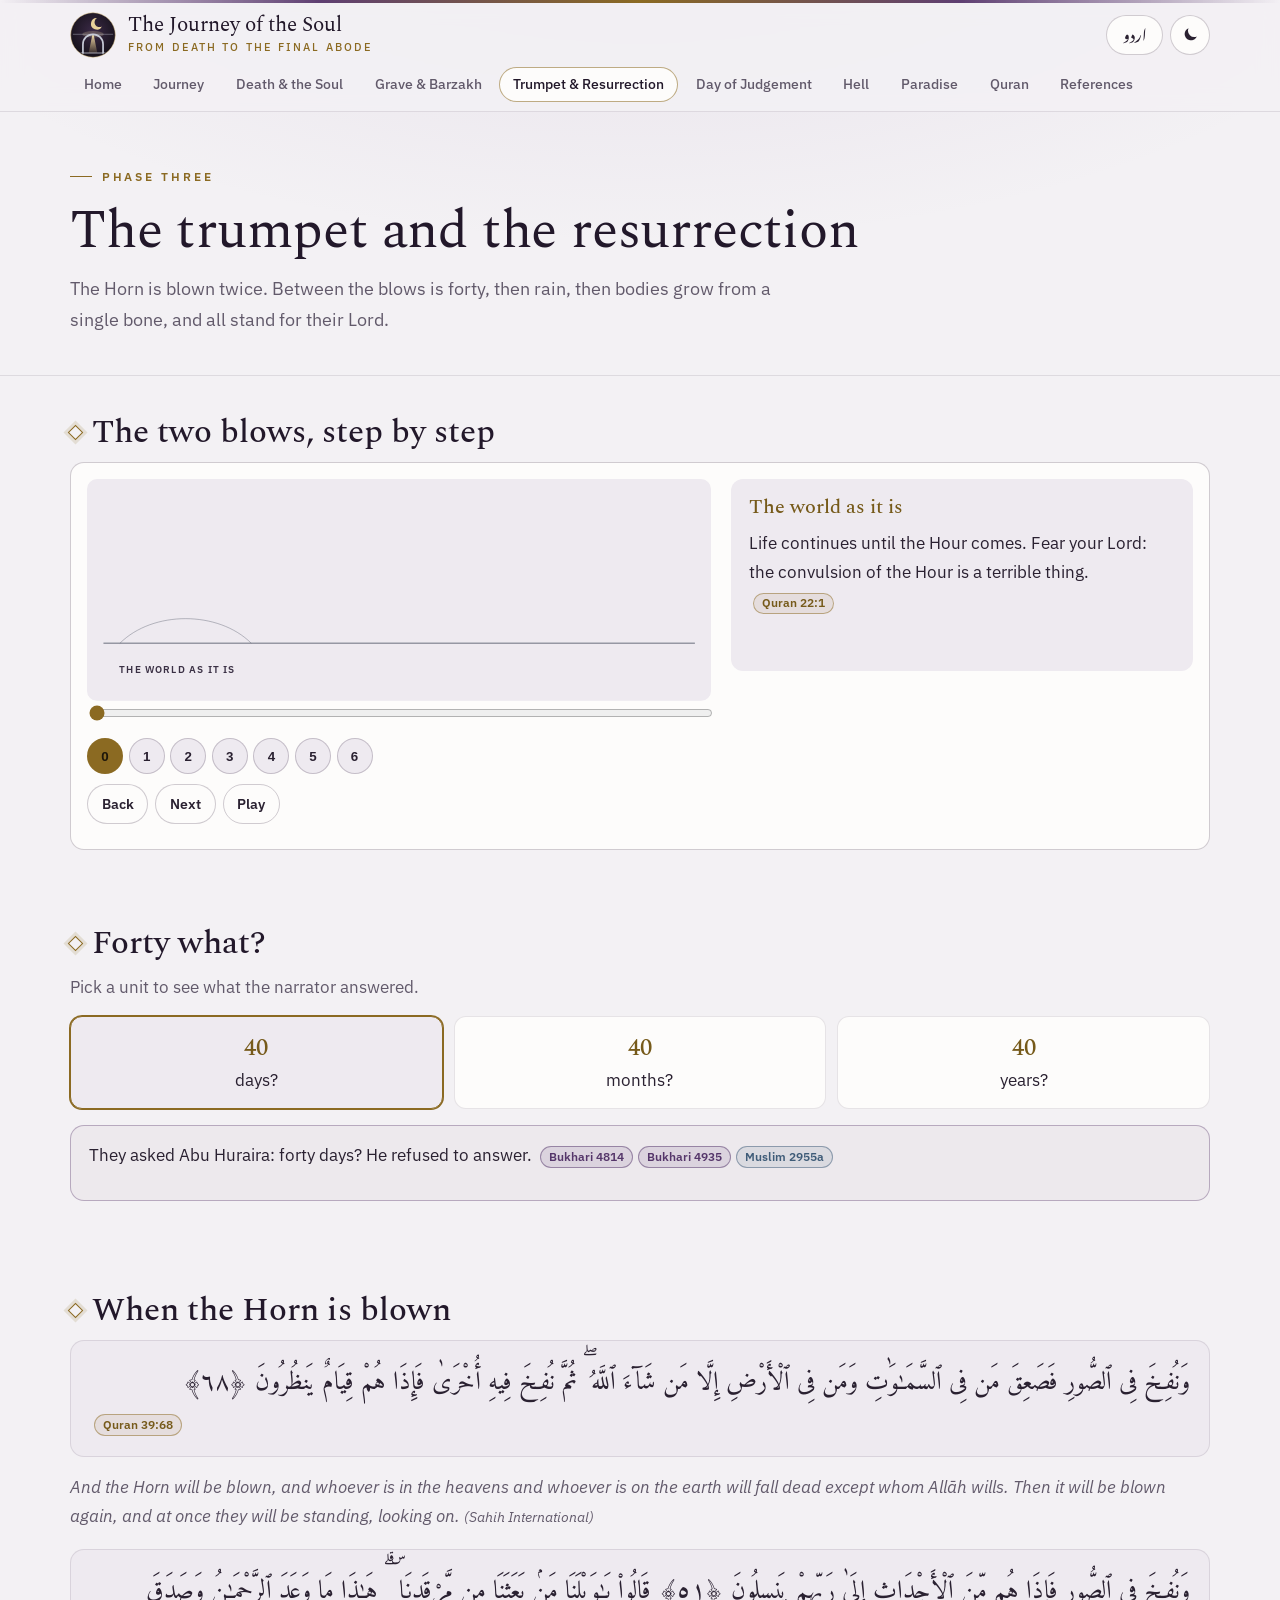
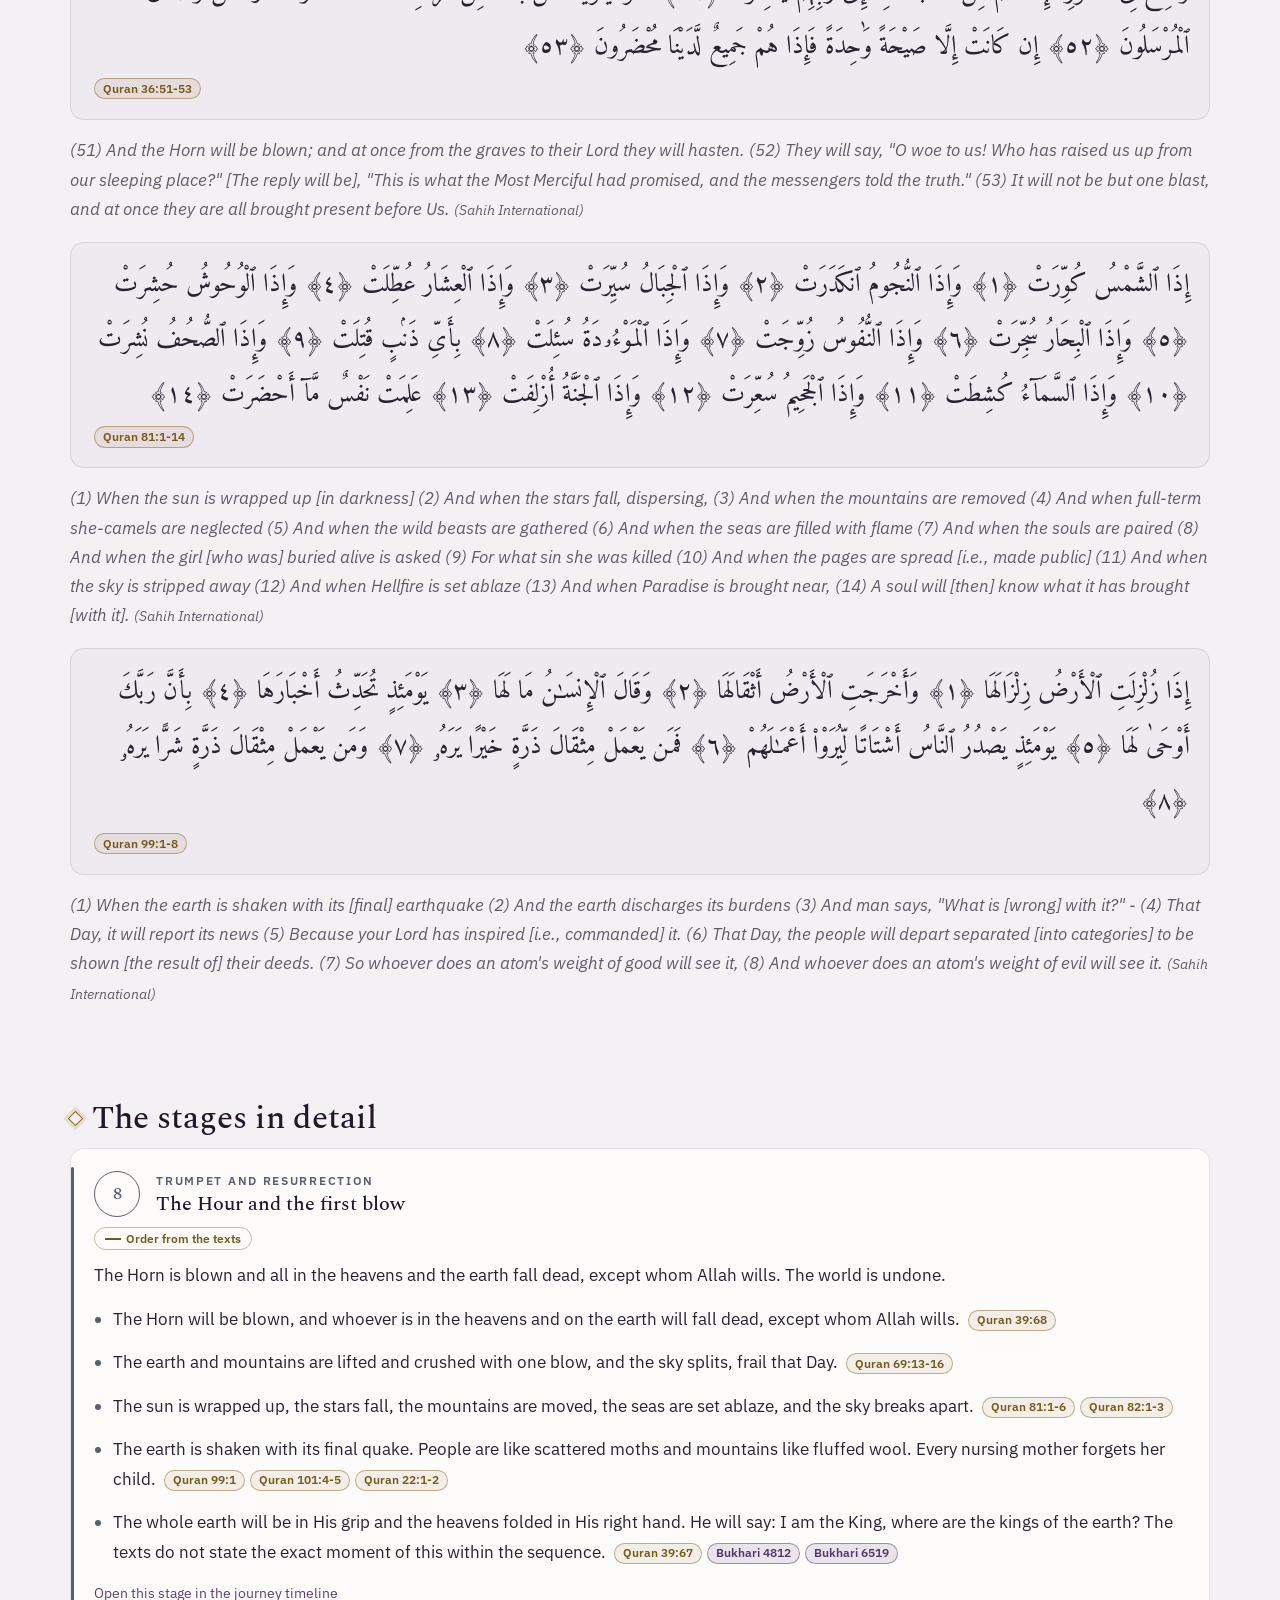
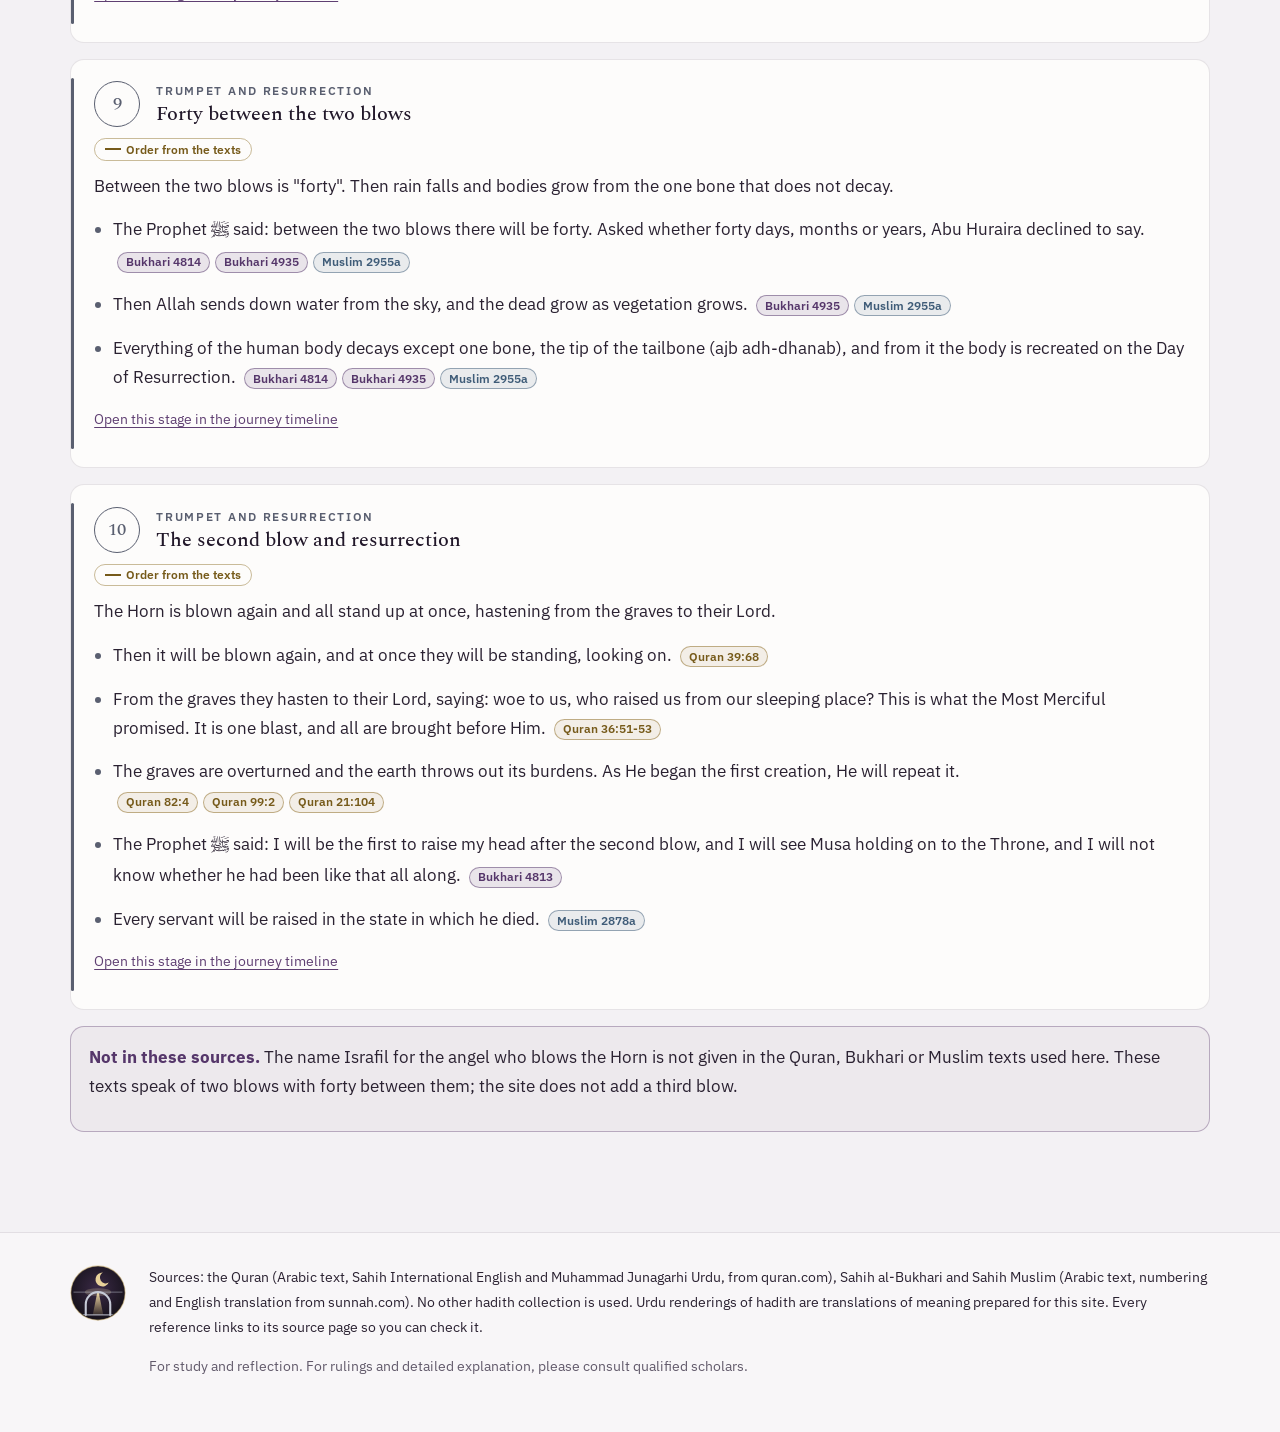
<file: resurrection.html>
<!doctype html>
<html lang="en" dir="ltr">
<head>
<meta charset="utf-8">
<meta name="viewport" content="width=device-width, initial-scale=1">
<title>Trumpet and resurrection | The Journey of the Soul: from death to the final abode</title>
<meta name="description" content="The two blows of the Horn, the forty between them, and the resurrection, from the Quran, Bukhari and Muslim.">
<meta name="theme-color" content="#121016">
<link rel="icon" href="assets/favicon.svg" type="image/svg+xml">
<script>(function(){try{var d=document.documentElement,l=localStorage.getItem('ak-lang')||'en',t=localStorage.getItem('ak-theme');if(!t&&window.matchMedia&&matchMedia('(prefers-color-scheme: light)').matches)t='light';d.lang=l;d.dir=l==='ur'?'rtl':'ltr';d.setAttribute('data-theme',t||'dark');}catch(e){}})();</script>
<link rel="preconnect" href="https://fonts.googleapis.com">
<link rel="preconnect" href="https://fonts.gstatic.com" crossorigin>
<link rel="stylesheet" href="https://fonts.googleapis.com/css2?family=Amiri:wght@400;700&family=IBM+Plex+Sans:wght@400;500;600&family=Noto+Nastaliq+Urdu:wght@400;600&family=Spectral:wght@400;500&display=swap">
<link rel="stylesheet" href="css/style.css">
</head>
<body data-page="resurrection">
<a class="skip" href="#main"><span data-l="en">Skip to content</span><span data-l="ur" lang="ur">مواد پر جائیں</span></a>
<header class="site-head">
 <div class="topband" aria-hidden="true"></div>
 <div class="wrap head-row">
  <a class="brand" href="index.html"><svg viewBox="0 0 64 64" xmlns="http://www.w3.org/2000/svg" aria-hidden="true" focusable="false"><defs><radialGradient id="hl-bg" cx=".5" cy=".42" r=".62"><stop offset="0" stop-color="#3b2a47"/><stop offset="1" stop-color="#131017"/></radialGradient><linearGradient id="hl-pt" x1="0" y1="1" x2="0" y2="0"><stop offset="0" stop-color="#d8bc7a" stop-opacity=".15"/><stop offset="1" stop-color="#f2dfaa"/></linearGradient><clipPath id="hl-c"><circle cx="32" cy="32" r="30"/></clipPath></defs><circle cx="32" cy="32" r="31" fill="url(#hl-bg)" stroke="#d8bc7a" stroke-opacity=".55" stroke-width="1.2"/><g clip-path="url(#hl-c)"><ellipse cx="32" cy="31" rx="15" ry="4.5" fill="#f2dfaa" opacity=".22"/><path d="M4 31h56" stroke="#c6cad6" stroke-width="1" opacity=".55"/><path d="M26 57 31.2 31h1.6L38 57z" fill="url(#hl-pt)"/><path d="M18 57V45a14 14 0 0 1 28 0v12" fill="none" stroke="#c6cad6" stroke-width="2.4" stroke-linecap="round"/><path d="M6 57h52" stroke="#c6cad6" stroke-width="1.6" opacity=".8"/></g><path d="M37.5 8.5a8 8 0 1 0 6.8 11.6 6.3 6.3 0 1 1-6.8-11.6z" fill="#e9d29a"/></svg><span class="brand-txt"><span data-l="en">The Journey of the Soul<small>From death to the final abode</small></span><span data-l="ur" lang="ur">روح کا سفر<small>موت سے آخری ٹھکانے تک</small></span></span></a>
  <div class="controls">
   <button class="btn-ctl" id="langBtn" type="button" aria-label="Switch language / زبان تبدیل کریں"><span data-l="en" lang="ur">اردو</span><span data-l="ur" lang="en">English</span></button>
   <button class="btn-ctl icon" id="themeBtn" type="button" data-label-en="Toggle light or dark theme" data-label-ur="روشن یا تاریک انداز" aria-label="Toggle light or dark theme"><svg viewBox="0 0 24 24" aria-hidden="true"><path class="i-moon" d="M20 14.5A8 8 0 0 1 9.5 4a8 8 0 1 0 10.5 10.5z"/><g class="i-sun"><circle cx="12" cy="12" r="4.2"/><path d="M12 2v2.5M12 19.5V22M2 12h2.5M19.5 12H22M4.9 4.9l1.8 1.8M17.3 17.3l1.8 1.8M4.9 19.1l1.8-1.8M17.3 6.7l1.8-1.8"/></g></svg></button>
   <button class="btn-ctl icon menu-btn" id="menuBtn" type="button" aria-expanded="false" aria-controls="siteNav" data-label-en="Menu" data-label-ur="فہرست" aria-label="Menu"><svg viewBox="0 0 24 24" aria-hidden="true"><path d="M4 7h16M4 12h16M4 17h16"/></svg></button>
  </div>
 </div>
 <nav class="site-nav" id="siteNav" aria-label="Main"><ul class="wrap"><li><a href="index.html"><span data-l="en">Home</span><span data-l="ur" lang="ur">سرورق</span></a></li><li><a href="timeline.html"><span data-l="en">Journey</span><span data-l="ur" lang="ur">سفر</span></a></li><li><a href="death.html"><span data-l="en">Death &amp; the Soul</span><span data-l="ur" lang="ur">موت اور روح</span></a></li><li><a href="barzakh.html"><span data-l="en">Grave &amp; Barzakh</span><span data-l="ur" lang="ur">قبر اور برزخ</span></a></li><li><a href="resurrection.html" aria-current="page"><span data-l="en">Trumpet &amp; Resurrection</span><span data-l="ur" lang="ur">صور اور حشر</span></a></li><li><a href="judgement.html"><span data-l="en">Day of Judgement</span><span data-l="ur" lang="ur">یومِ حساب</span></a></li><li><a href="hell.html"><span data-l="en">Hell</span><span data-l="ur" lang="ur">جہنم</span></a></li><li><a href="paradise.html"><span data-l="en">Paradise</span><span data-l="ur" lang="ur">جنت</span></a></li><li><a href="quran.html"><span data-l="en">Quran</span><span data-l="ur" lang="ur">قرآن</span></a></li><li><a href="references.html"><span data-l="en">References</span><span data-l="ur" lang="ur">حوالہ جات</span></a></li></ul></nav>
</header>
<main id="main">
<section class="page-hero"><div class="wrap"><p data-l="en" class="kicker">Phase three</p><p data-l="ur" lang="ur" dir="rtl" class="kicker">تیسرا حصہ</p><h1 data-l="en">The trumpet and the resurrection</h1><h1 data-l="ur" lang="ur" dir="rtl">صور اور دوبارہ زندگی</h1><p data-l="en" class="lead">The Horn is blown twice. Between the blows is forty, then rain, then bodies grow from a single bone, and all stand for their Lord.</p><p data-l="ur" lang="ur" dir="rtl" class="lead">صور دو بار پھونکا جائے گا۔ دونوں کے درمیان چالیس کا وقفہ ہے، پھر بارش، پھر جسم ایک ہڈی سے اگیں گے، اور سب اپنے رب کے سامنے کھڑے ہوں گے۔</p></div></section>
<section class="wrap section">
 <h2 data-l="en">The two blows, step by step</h2><h2 data-l="ur" lang="ur" dir="rtl">دو صور، قدم بہ قدم</h2>
 <div class="diagram stepper" data-max="6"><div><svg viewBox="0 0 760 270" role="img" aria-labelledby="rs-t"><title id="rs-t">The two blows of the Horn with forty between them, the rain, the growth of bodies, the standing and the gathering</title>
<rect width="760" height="270" fill="var(--card2)"/>
<path d="M20 200h720" stroke="var(--silver)" stroke-width="2" stroke-opacity=".6"/>
<g class="lay" data-to="0"><path d="M40 200c40-40 120-40 160 0" fill="none" stroke="var(--silver)" stroke-opacity=".5"/><text class="lbl" data-l="en" x="110" y="236" text-anchor="middle">THE WORLD AS IT IS</text><text class="lbl" data-l="ur" lang="ur" x="110" y="236" text-anchor="middle" style="font-family:var(--f-ur);letter-spacing:0;font-size:13px">دنیا اپنی حالت میں</text></g>
<g class="lay" data-from="1"><circle cx="160" cy="200" r="7" fill="var(--gold)"/><path class="wave wave1" d="M169.0 182 a18 18 0 0 1 0 36" /><path class="wave wave1" d="M176.0 168 a32 32 0 0 1 0 64" /><path class="wave wave1" d="M183.0 154 a46 46 0 0 1 0 92" /><text class="lbl" data-l="en" x="160" y="236" text-anchor="middle">1st BLOW: ALL FALL</text><text class="lbl" data-l="ur" lang="ur" x="160" y="236" text-anchor="middle" style="font-family:var(--f-ur);letter-spacing:0;font-size:13px">پہلا صور: سب گر پڑے</text></g>
<g class="lay" data-from="2"><path d="M214 128v-10h330v10" fill="none" stroke="var(--plum2)" stroke-width="2"/><text x="379" y="108" text-anchor="middle" font-size="34" fill="var(--plum2)" style="font-family:var(--f-head)">40</text>
<text class="lbl" data-l="en" x="379" y="150" text-anchor="middle">DAYS? MONTHS? YEARS? NOT STATED</text><text class="lbl" data-l="ur" lang="ur" x="379" y="150" text-anchor="middle" style="font-family:var(--f-ur);letter-spacing:0;font-size:13px">دن؟ مہینے؟ سال؟ نہیں بتایا گیا</text></g>
<g class="lay" data-from="3"><path d="M330 70l-6 22" stroke="var(--mist)" stroke-width="2" stroke-linecap="round"/><path d="M343 78l-6 22" stroke="var(--mist)" stroke-width="2" stroke-linecap="round"/><path d="M356 86l-6 22" stroke="var(--mist)" stroke-width="2" stroke-linecap="round"/><path d="M369 70l-6 22" stroke="var(--mist)" stroke-width="2" stroke-linecap="round"/><path d="M382 78l-6 22" stroke="var(--mist)" stroke-width="2" stroke-linecap="round"/><path d="M395 86l-6 22" stroke="var(--mist)" stroke-width="2" stroke-linecap="round"/><path d="M408 70l-6 22" stroke="var(--mist)" stroke-width="2" stroke-linecap="round"/><path d="M421 78l-6 22" stroke="var(--mist)" stroke-width="2" stroke-linecap="round"/><path d="M434 86l-6 22" stroke="var(--mist)" stroke-width="2" stroke-linecap="round"/><text class="lbl" data-l="en" x="382" y="60" text-anchor="middle">RAIN</text><text class="lbl" data-l="ur" lang="ur" x="382" y="60" text-anchor="middle" style="font-family:var(--f-ur);letter-spacing:0;font-size:13px">بارش</text></g>
<g class="lay" data-from="4"><circle cx="480" cy="206" r="3.5" fill="var(--gold2)"/><path d="M452 200c0-14 0-22 6 -30" stroke="var(--gold2)" stroke-width="2" fill="none"/><path d="M452 182c-6-2-10-6-11-11 6 0 10 3 11 11z" fill="var(--gold2)" opacity=".8"/><path d="M466 200c0-14 0-22 -6 -30" stroke="var(--gold2)" stroke-width="2" fill="none"/><path d="M466 182c-6-2-10-6-11-11 6 0 10 3 11 11z" fill="var(--gold2)" opacity=".8"/><path d="M480 200c0-14 0-22 6 -30" stroke="var(--gold2)" stroke-width="2" fill="none"/><path d="M480 182c-6-2-10-6-11-11 6 0 10 3 11 11z" fill="var(--gold2)" opacity=".8"/><path d="M494 200c0-14 0-22 -6 -30" stroke="var(--gold2)" stroke-width="2" fill="none"/><path d="M494 182c-6-2-10-6-11-11 6 0 10 3 11 11z" fill="var(--gold2)" opacity=".8"/><path d="M508 200c0-14 0-22 6 -30" stroke="var(--gold2)" stroke-width="2" fill="none"/><path d="M508 182c-6-2-10-6-11-11 6 0 10 3 11 11z" fill="var(--gold2)" opacity=".8"/><text class="lbl" data-l="en" x="482" y="236" text-anchor="middle">GROWTH FROM THE TAILBONE</text><text class="lbl" data-l="ur" lang="ur" x="482" y="236" text-anchor="middle" style="font-family:var(--f-ur);letter-spacing:0;font-size:13px">دمچی کی ہڈی سے اگنا</text></g>
<g class="lay" data-from="5"><circle cx="590" cy="200" r="7" fill="var(--gold)"/><path class="wave wave2" d="M599.0 182 a18 18 0 0 1 0 36" /><path class="wave wave2" d="M606.0 168 a32 32 0 0 1 0 64" /><path class="wave wave2" d="M613.0 154 a46 46 0 0 1 0 92" /><text class="lbl" data-l="en" x="590" y="258" text-anchor="middle">2nd BLOW: ALL STAND</text><text class="lbl" data-l="ur" lang="ur" x="590" y="258" text-anchor="middle" style="font-family:var(--f-ur);letter-spacing:0;font-size:13px">دوسرا صور: سب کھڑے</text></g>
<g class="lay" data-from="6"><path d="M640 196l40-56M660 196l40-56" stroke="var(--gold2)" stroke-width="2" stroke-dasharray="4 4"/><rect x="664" y="104" width="78" height="30" rx="8" fill="var(--silver)" opacity=".85"/><text class="lbl" data-l="en" x="703" y="96" text-anchor="middle">GATHERING</text><text class="lbl" data-l="ur" lang="ur" x="703" y="96" text-anchor="middle" style="font-family:var(--f-ur);letter-spacing:0;font-size:13px">حشر</text></g>
</svg>
  <input type="range" min="0" max="6" value="0" aria-label="Step">
  <div class="step-dots"><button type="button" data-go="0" aria-label="Step 0">0</button><button type="button" data-go="1" aria-label="Step 1">1</button><button type="button" data-go="2" aria-label="Step 2">2</button><button type="button" data-go="3" aria-label="Step 3">3</button><button type="button" data-go="4" aria-label="Step 4">4</button><button type="button" data-go="5" aria-label="Step 5">5</button><button type="button" data-go="6" aria-label="Step 6">6</button></div>
  <div class="dg-btns"><button class="btn" type="button" data-step-prev><span data-l="en">Back</span><span data-l="ur" lang="ur">پیچھے</span></button><button class="btn" type="button" data-step-next><span data-l="en">Next</span><span data-l="ur" lang="ur">آگے</span></button><button class="btn ghost" type="button" data-step-play aria-pressed="false"><span data-l="en">Play</span><span data-l="ur" lang="ur">چلائیں</span></button></div>
  <p class="step-live" aria-live="polite" style="position:absolute;width:1px;height:1px;overflow:hidden;clip:rect(0 0 0 0)"></p>
 </div><div class="dg-panel"><div data-info="0"><h3 data-l="en">The world as it is</h3><h3 data-l="ur" lang="ur" dir="rtl">دنیا اپنی حالت میں</h3><p data-l="en">Life continues until the Hour comes. Fear your Lord: the convulsion of the Hour is a terrible thing. <span class="refs"><a class="ref ref-quran" href="https://quran.com/22/1" target="_blank" rel="noopener" title="Quran 22:1 | Surah 22, Ayah 1"><span data-l="en">Quran 22:1</span><span data-l="ur">قرآن <bdi dir="ltr">22:1</bdi></span></a></span></p><p data-l="ur" lang="ur" dir="rtl">زندگی چلتی رہتی ہے یہاں تک کہ قیامت آ جائے۔ اپنے رب سے ڈرو: قیامت کا زلزلہ بہت بڑی چیز ہے۔ <span class="refs"><a class="ref ref-quran" href="https://quran.com/22/1" target="_blank" rel="noopener" title="Quran 22:1 | Surah 22, Ayah 1"><span data-l="en">Quran 22:1</span><span data-l="ur">قرآن <bdi dir="ltr">22:1</bdi></span></a></span></p></div><div data-info="1" hidden><h3 data-l="en">The first blow</h3><h3 data-l="ur" lang="ur" dir="rtl">پہلا صور</h3><p data-l="en">The Horn is blown and whoever is in the heavens and the earth falls dead, except whom Allah wills. The sun is wrapped up, the stars fall and the earth is shaken. <span class="refs"><a class="ref ref-quran" href="https://quran.com/39/68" target="_blank" rel="noopener" title="Quran 39:68 | Surah 39, Ayah 68"><span data-l="en">Quran 39:68</span><span data-l="ur">قرآن <bdi dir="ltr">39:68</bdi></span></a><a class="ref ref-quran" href="https://quran.com/81/1-3" target="_blank" rel="noopener" title="Quran 81:1-3 | Surah 81, Ayah 1-3"><span data-l="en">Quran 81:1-3</span><span data-l="ur">قرآن <bdi dir="ltr">81:1-3</bdi></span></a><a class="ref ref-quran" href="https://quran.com/99/1" target="_blank" rel="noopener" title="Quran 99:1 | Surah 99, Ayah 1"><span data-l="en">Quran 99:1</span><span data-l="ur">قرآن <bdi dir="ltr">99:1</bdi></span></a></span></p><p data-l="ur" lang="ur" dir="rtl">صور پھونکا جاتا ہے اور آسمانوں اور زمین والے سب گر پڑتے ہیں، سوائے ان کے جنہیں اللہ چاہے۔ سورج لپیٹ دیا جاتا ہے، ستارے گر پڑتے ہیں اور زمین ہلا دی جاتی ہے۔ <span class="refs"><a class="ref ref-quran" href="https://quran.com/39/68" target="_blank" rel="noopener" title="Quran 39:68 | Surah 39, Ayah 68"><span data-l="en">Quran 39:68</span><span data-l="ur">قرآن <bdi dir="ltr">39:68</bdi></span></a><a class="ref ref-quran" href="https://quran.com/81/1-3" target="_blank" rel="noopener" title="Quran 81:1-3 | Surah 81, Ayah 1-3"><span data-l="en">Quran 81:1-3</span><span data-l="ur">قرآن <bdi dir="ltr">81:1-3</bdi></span></a><a class="ref ref-quran" href="https://quran.com/99/1" target="_blank" rel="noopener" title="Quran 99:1 | Surah 99, Ayah 1"><span data-l="en">Quran 99:1</span><span data-l="ur">قرآن <bdi dir="ltr">99:1</bdi></span></a></span></p></div><div data-info="2" hidden><h3 data-l="en">Forty</h3><h3 data-l="ur" lang="ur" dir="rtl">چالیس</h3><p data-l="en">Between the two blows is forty. Abu Huraira would not say whether days, months or years. <span class="refs"><a class="ref ref-bukhari" href="https://sunnah.com/bukhari:4814" target="_blank" rel="noopener" title="Sahih al-Bukhari 4814 | In-book: Book 65, Hadith 336"><span data-l="en">Bukhari 4814</span><span data-l="ur">بخاری <bdi dir="ltr">4814</bdi></span></a><a class="ref ref-bukhari" href="https://sunnah.com/bukhari:4935" target="_blank" rel="noopener" title="Sahih al-Bukhari 4935 | In-book: Book 65, Hadith 456"><span data-l="en">Bukhari 4935</span><span data-l="ur">بخاری <bdi dir="ltr">4935</bdi></span></a><a class="ref ref-muslim" href="https://sunnah.com/muslim:2955a" target="_blank" rel="noopener" title="Sahih Muslim 2955a | In-book: Book 54, Hadith 175"><span data-l="en">Muslim 2955a</span><span data-l="ur">مسلم <bdi dir="ltr">2955a</bdi></span></a></span></p><p data-l="ur" lang="ur" dir="rtl">دونوں صوروں کے درمیان چالیس ہے۔ حضرت ابو ہریرہ رضی اللہ عنہ نے نہیں بتایا کہ دن، مہینے یا سال۔ <span class="refs"><a class="ref ref-bukhari" href="https://sunnah.com/bukhari:4814" target="_blank" rel="noopener" title="Sahih al-Bukhari 4814 | In-book: Book 65, Hadith 336"><span data-l="en">Bukhari 4814</span><span data-l="ur">بخاری <bdi dir="ltr">4814</bdi></span></a><a class="ref ref-bukhari" href="https://sunnah.com/bukhari:4935" target="_blank" rel="noopener" title="Sahih al-Bukhari 4935 | In-book: Book 65, Hadith 456"><span data-l="en">Bukhari 4935</span><span data-l="ur">بخاری <bdi dir="ltr">4935</bdi></span></a><a class="ref ref-muslim" href="https://sunnah.com/muslim:2955a" target="_blank" rel="noopener" title="Sahih Muslim 2955a | In-book: Book 54, Hadith 175"><span data-l="en">Muslim 2955a</span><span data-l="ur">مسلم <bdi dir="ltr">2955a</bdi></span></a></span></p></div><div data-info="3" hidden><h3 data-l="en">Rain from the sky</h3><h3 data-l="ur" lang="ur" dir="rtl">آسمان سے بارش</h3><p data-l="en">Then Allah sends down water from the sky. <span class="refs"><a class="ref ref-bukhari" href="https://sunnah.com/bukhari:4935" target="_blank" rel="noopener" title="Sahih al-Bukhari 4935 | In-book: Book 65, Hadith 456"><span data-l="en">Bukhari 4935</span><span data-l="ur">بخاری <bdi dir="ltr">4935</bdi></span></a><a class="ref ref-muslim" href="https://sunnah.com/muslim:2955a" target="_blank" rel="noopener" title="Sahih Muslim 2955a | In-book: Book 54, Hadith 175"><span data-l="en">Muslim 2955a</span><span data-l="ur">مسلم <bdi dir="ltr">2955a</bdi></span></a></span></p><p data-l="ur" lang="ur" dir="rtl">پھر اللہ آسمان سے پانی اتارتا ہے۔ <span class="refs"><a class="ref ref-bukhari" href="https://sunnah.com/bukhari:4935" target="_blank" rel="noopener" title="Sahih al-Bukhari 4935 | In-book: Book 65, Hadith 456"><span data-l="en">Bukhari 4935</span><span data-l="ur">بخاری <bdi dir="ltr">4935</bdi></span></a><a class="ref ref-muslim" href="https://sunnah.com/muslim:2955a" target="_blank" rel="noopener" title="Sahih Muslim 2955a | In-book: Book 54, Hadith 175"><span data-l="en">Muslim 2955a</span><span data-l="ur">مسلم <bdi dir="ltr">2955a</bdi></span></a></span></p></div><div data-info="4" hidden><h3 data-l="en">Bodies grow</h3><h3 data-l="ur" lang="ur" dir="rtl">جسم اگتے ہیں</h3><p data-l="en">The dead grow as vegetation grows. All of the body decays except the tailbone, from which it is rebuilt. <span class="refs"><a class="ref ref-bukhari" href="https://sunnah.com/bukhari:4935" target="_blank" rel="noopener" title="Sahih al-Bukhari 4935 | In-book: Book 65, Hadith 456"><span data-l="en">Bukhari 4935</span><span data-l="ur">بخاری <bdi dir="ltr">4935</bdi></span></a><a class="ref ref-muslim" href="https://sunnah.com/muslim:2955a" target="_blank" rel="noopener" title="Sahih Muslim 2955a | In-book: Book 54, Hadith 175"><span data-l="en">Muslim 2955a</span><span data-l="ur">مسلم <bdi dir="ltr">2955a</bdi></span></a><a class="ref ref-bukhari" href="https://sunnah.com/bukhari:4814" target="_blank" rel="noopener" title="Sahih al-Bukhari 4814 | In-book: Book 65, Hadith 336"><span data-l="en">Bukhari 4814</span><span data-l="ur">بخاری <bdi dir="ltr">4814</bdi></span></a></span></p><p data-l="ur" lang="ur" dir="rtl">مردے سبزے کی طرح اگتے ہیں۔ سارا جسم گل جاتا ہے سوائے دمچی کی ہڈی کے، جس سے وہ دوبارہ بنتا ہے۔ <span class="refs"><a class="ref ref-bukhari" href="https://sunnah.com/bukhari:4935" target="_blank" rel="noopener" title="Sahih al-Bukhari 4935 | In-book: Book 65, Hadith 456"><span data-l="en">Bukhari 4935</span><span data-l="ur">بخاری <bdi dir="ltr">4935</bdi></span></a><a class="ref ref-muslim" href="https://sunnah.com/muslim:2955a" target="_blank" rel="noopener" title="Sahih Muslim 2955a | In-book: Book 54, Hadith 175"><span data-l="en">Muslim 2955a</span><span data-l="ur">مسلم <bdi dir="ltr">2955a</bdi></span></a><a class="ref ref-bukhari" href="https://sunnah.com/bukhari:4814" target="_blank" rel="noopener" title="Sahih al-Bukhari 4814 | In-book: Book 65, Hadith 336"><span data-l="en">Bukhari 4814</span><span data-l="ur">بخاری <bdi dir="ltr">4814</bdi></span></a></span></p></div><div data-info="5" hidden><h3 data-l="en">The second blow</h3><h3 data-l="ur" lang="ur" dir="rtl">دوسرا صور</h3><p data-l="en">It is blown again and at once they stand, looking on. The Prophet <span class="saw">ﷺ</span> is the first to raise his head and sees Musa holding the Throne. <span class="refs"><a class="ref ref-quran" href="https://quran.com/39/68" target="_blank" rel="noopener" title="Quran 39:68 | Surah 39, Ayah 68"><span data-l="en">Quran 39:68</span><span data-l="ur">قرآن <bdi dir="ltr">39:68</bdi></span></a><a class="ref ref-bukhari" href="https://sunnah.com/bukhari:4813" target="_blank" rel="noopener" title="Sahih al-Bukhari 4813 | In-book: Book 65, Hadith 335"><span data-l="en">Bukhari 4813</span><span data-l="ur">بخاری <bdi dir="ltr">4813</bdi></span></a></span></p><p data-l="ur" lang="ur" dir="rtl">دوبارہ صور پھونکا جاتا ہے اور وہ ایک دم کھڑے ہو کر دیکھنے لگتے ہیں۔ نبی کریم <span class="saw">ﷺ</span> سب سے پہلے سر اٹھاتے ہیں اور موسیٰ علیہ السلام کو عرش تھامے دیکھتے ہیں۔ <span class="refs"><a class="ref ref-quran" href="https://quran.com/39/68" target="_blank" rel="noopener" title="Quran 39:68 | Surah 39, Ayah 68"><span data-l="en">Quran 39:68</span><span data-l="ur">قرآن <bdi dir="ltr">39:68</bdi></span></a><a class="ref ref-bukhari" href="https://sunnah.com/bukhari:4813" target="_blank" rel="noopener" title="Sahih al-Bukhari 4813 | In-book: Book 65, Hadith 335"><span data-l="en">Bukhari 4813</span><span data-l="ur">بخاری <bdi dir="ltr">4813</bdi></span></a></span></p></div><div data-info="6" hidden><h3 data-l="en">To the gathering</h3><h3 data-l="ur" lang="ur" dir="rtl">حشر کی طرف</h3><p data-l="en">From the graves they hasten to their Lord, and are gathered barefoot, naked and uncircumcised on a white level land. <span class="refs"><a class="ref ref-quran" href="https://quran.com/36/51-53" target="_blank" rel="noopener" title="Quran 36:51-53 | Surah 36, Ayah 51-53"><span data-l="en">Quran 36:51-53</span><span data-l="ur">قرآن <bdi dir="ltr">36:51-53</bdi></span></a><a class="ref ref-bukhari" href="https://sunnah.com/bukhari:6526" target="_blank" rel="noopener" title="Sahih al-Bukhari 6526 | In-book: Book 81, Hadith 115"><span data-l="en">Bukhari 6526</span><span data-l="ur">بخاری <bdi dir="ltr">6526</bdi></span></a><a class="ref ref-bukhari" href="https://sunnah.com/bukhari:6521" target="_blank" rel="noopener" title="Sahih al-Bukhari 6521 | In-book: Book 81, Hadith 110"><span data-l="en">Bukhari 6521</span><span data-l="ur">بخاری <bdi dir="ltr">6521</bdi></span></a></span></p><p data-l="ur" lang="ur" dir="rtl">وہ قبروں سے اپنے رب کی طرف دوڑتے ہیں اور ننگے پاؤں، ننگے بدن اور بے ختنہ ایک سفید ہموار زمین پر جمع کیے جاتے ہیں۔ <span class="refs"><a class="ref ref-quran" href="https://quran.com/36/51-53" target="_blank" rel="noopener" title="Quran 36:51-53 | Surah 36, Ayah 51-53"><span data-l="en">Quran 36:51-53</span><span data-l="ur">قرآن <bdi dir="ltr">36:51-53</bdi></span></a><a class="ref ref-bukhari" href="https://sunnah.com/bukhari:6526" target="_blank" rel="noopener" title="Sahih al-Bukhari 6526 | In-book: Book 81, Hadith 115"><span data-l="en">Bukhari 6526</span><span data-l="ur">بخاری <bdi dir="ltr">6526</bdi></span></a><a class="ref ref-bukhari" href="https://sunnah.com/bukhari:6521" target="_blank" rel="noopener" title="Sahih al-Bukhari 6521 | In-book: Book 81, Hadith 110"><span data-l="en">Bukhari 6521</span><span data-l="ur">بخاری <bdi dir="ltr">6521</bdi></span></a></span></p></div></div></div>
</section>
<section class="wrap section">
 <h2 data-l="en">Forty what?</h2><h2 data-l="ur" lang="ur" dir="rtl">چالیس کیا؟</h2>
 <p data-l="en" class="muted">Pick a unit to see what the narrator answered.</p><p data-l="ur" lang="ur" dir="rtl" class="muted">کوئی اکائی چنیں اور دیکھیں راوی نے کیا جواب دیا۔</p>
 <div class="picker"><div class="narr"><button type="button" data-pick="days"><span class="g">40</span><span data-l="en">days?</span><span data-l="ur" lang="ur">دن؟</span></button><button type="button" data-pick="months"><span class="g">40</span><span data-l="en">months?</span><span data-l="ur" lang="ur">مہینے؟</span></button><button type="button" data-pick="years"><span class="g">40</span><span data-l="en">years?</span><span data-l="ur" lang="ur">سال؟</span></button></div><div data-pane="days" class="note" hidden><p data-l="en">They asked Abu Huraira: forty days? He refused to answer. <span class="refs"><a class="ref ref-bukhari" href="https://sunnah.com/bukhari:4814" target="_blank" rel="noopener" title="Sahih al-Bukhari 4814 | In-book: Book 65, Hadith 336"><span data-l="en">Bukhari 4814</span><span data-l="ur">بخاری <bdi dir="ltr">4814</bdi></span></a><a class="ref ref-bukhari" href="https://sunnah.com/bukhari:4935" target="_blank" rel="noopener" title="Sahih al-Bukhari 4935 | In-book: Book 65, Hadith 456"><span data-l="en">Bukhari 4935</span><span data-l="ur">بخاری <bdi dir="ltr">4935</bdi></span></a><a class="ref ref-muslim" href="https://sunnah.com/muslim:2955a" target="_blank" rel="noopener" title="Sahih Muslim 2955a | In-book: Book 54, Hadith 175"><span data-l="en">Muslim 2955a</span><span data-l="ur">مسلم <bdi dir="ltr">2955a</bdi></span></a></span></p><p data-l="ur" lang="ur" dir="rtl">لوگوں نے حضرت ابو ہریرہ رضی اللہ عنہ سے پوچھا: چالیس دن؟ انہوں نے جواب دینے سے انکار کیا۔ <span class="refs"><a class="ref ref-bukhari" href="https://sunnah.com/bukhari:4814" target="_blank" rel="noopener" title="Sahih al-Bukhari 4814 | In-book: Book 65, Hadith 336"><span data-l="en">Bukhari 4814</span><span data-l="ur">بخاری <bdi dir="ltr">4814</bdi></span></a><a class="ref ref-bukhari" href="https://sunnah.com/bukhari:4935" target="_blank" rel="noopener" title="Sahih al-Bukhari 4935 | In-book: Book 65, Hadith 456"><span data-l="en">Bukhari 4935</span><span data-l="ur">بخاری <bdi dir="ltr">4935</bdi></span></a><a class="ref ref-muslim" href="https://sunnah.com/muslim:2955a" target="_blank" rel="noopener" title="Sahih Muslim 2955a | In-book: Book 54, Hadith 175"><span data-l="en">Muslim 2955a</span><span data-l="ur">مسلم <bdi dir="ltr">2955a</bdi></span></a></span></p></div><div data-pane="months" class="note" hidden><p data-l="en">Forty months? He refused to answer. This question is in Bukhari 4935 and Muslim 2955; Bukhari 4814 mentions only days and years. <span class="refs"><a class="ref ref-bukhari" href="https://sunnah.com/bukhari:4935" target="_blank" rel="noopener" title="Sahih al-Bukhari 4935 | In-book: Book 65, Hadith 456"><span data-l="en">Bukhari 4935</span><span data-l="ur">بخاری <bdi dir="ltr">4935</bdi></span></a><a class="ref ref-muslim" href="https://sunnah.com/muslim:2955a" target="_blank" rel="noopener" title="Sahih Muslim 2955a | In-book: Book 54, Hadith 175"><span data-l="en">Muslim 2955a</span><span data-l="ur">مسلم <bdi dir="ltr">2955a</bdi></span></a></span></p><p data-l="ur" lang="ur" dir="rtl">چالیس مہینے؟ انہوں نے جواب دینے سے انکار کیا۔ یہ سوال بخاری 4935 اور مسلم 2955 میں ہے؛ بخاری 4814 میں صرف دن اور سال کا ذکر ہے۔ <span class="refs"><a class="ref ref-bukhari" href="https://sunnah.com/bukhari:4935" target="_blank" rel="noopener" title="Sahih al-Bukhari 4935 | In-book: Book 65, Hadith 456"><span data-l="en">Bukhari 4935</span><span data-l="ur">بخاری <bdi dir="ltr">4935</bdi></span></a><a class="ref ref-muslim" href="https://sunnah.com/muslim:2955a" target="_blank" rel="noopener" title="Sahih Muslim 2955a | In-book: Book 54, Hadith 175"><span data-l="en">Muslim 2955a</span><span data-l="ur">مسلم <bdi dir="ltr">2955a</bdi></span></a></span></p></div><div data-pane="years" class="note" hidden><p data-l="en">Forty years? He refused to answer. The texts leave the unit unstated, and so does this site. <span class="refs"><a class="ref ref-bukhari" href="https://sunnah.com/bukhari:4814" target="_blank" rel="noopener" title="Sahih al-Bukhari 4814 | In-book: Book 65, Hadith 336"><span data-l="en">Bukhari 4814</span><span data-l="ur">بخاری <bdi dir="ltr">4814</bdi></span></a><a class="ref ref-bukhari" href="https://sunnah.com/bukhari:4935" target="_blank" rel="noopener" title="Sahih al-Bukhari 4935 | In-book: Book 65, Hadith 456"><span data-l="en">Bukhari 4935</span><span data-l="ur">بخاری <bdi dir="ltr">4935</bdi></span></a><a class="ref ref-muslim" href="https://sunnah.com/muslim:2955a" target="_blank" rel="noopener" title="Sahih Muslim 2955a | In-book: Book 54, Hadith 175"><span data-l="en">Muslim 2955a</span><span data-l="ur">مسلم <bdi dir="ltr">2955a</bdi></span></a></span></p><p data-l="ur" lang="ur" dir="rtl">چالیس سال؟ انہوں نے جواب دینے سے انکار کیا۔ نصوص نے اکائی نہیں بتائی، اور یہ سائٹ بھی نہیں بتاتی۔ <span class="refs"><a class="ref ref-bukhari" href="https://sunnah.com/bukhari:4814" target="_blank" rel="noopener" title="Sahih al-Bukhari 4814 | In-book: Book 65, Hadith 336"><span data-l="en">Bukhari 4814</span><span data-l="ur">بخاری <bdi dir="ltr">4814</bdi></span></a><a class="ref ref-bukhari" href="https://sunnah.com/bukhari:4935" target="_blank" rel="noopener" title="Sahih al-Bukhari 4935 | In-book: Book 65, Hadith 456"><span data-l="en">Bukhari 4935</span><span data-l="ur">بخاری <bdi dir="ltr">4935</bdi></span></a><a class="ref ref-muslim" href="https://sunnah.com/muslim:2955a" target="_blank" rel="noopener" title="Sahih Muslim 2955a | In-book: Book 54, Hadith 175"><span data-l="en">Muslim 2955a</span><span data-l="ur">مسلم <bdi dir="ltr">2955a</bdi></span></a></span></p></div></div>
</section>
<section class="wrap section"><h2 data-l="en">When the Horn is blown</h2><h2 data-l="ur" lang="ur" dir="rtl">جب صور پھونکا جائے گا</h2><div class="quote"><blockquote class="ar" lang="ar" dir="rtl">وَنُفِخَ فِى ٱلصُّورِ فَصَعِقَ مَن فِى ٱلسَّمَـٰوَٰتِ وَمَن فِى ٱلْأَرْضِ إِلَّا مَن شَآءَ ٱللَّهُ ۖ ثُمَّ نُفِخَ فِيهِ أُخْرَىٰ فَإِذَا هُمْ قِيَامٌ يَنظُرُونَ ﴿٦٨﴾<footer><span class="refs"><a class="ref ref-quran" href="https://quran.com/39/68" target="_blank" rel="noopener" title="Quran 39:68 | Surah 39, Ayah 68"><span data-l="en">Quran 39:68</span><span data-l="ur">قرآن <bdi dir="ltr">39:68</bdi></span></a></span></footer></blockquote><p class="tr" data-l="en" dir="ltr">And the Horn will be blown, and whoever is in the heavens and whoever is on the earth will fall dead except whom Allāh wills. Then it will be blown again, and at once they will be standing, looking on. <span class="small muted">(Sahih International)</span></p><p class="tr" data-l="ur" lang="ur" dir="rtl">اور صور پھونک دیا جائے گا پس آسمانوں اور زمین والے سب بے ہوش ہوکر گر پڑیں گے مگر جسے اللہ چاہے، پھر دوباره صور پھونکا جائے گا پس وه ایک دم کھڑے ہو کر دیکھنے لگ جائیں گے. <span class="small muted">(جوناگڑھی)</span></p></div><div class="quote"><blockquote class="ar" lang="ar" dir="rtl">وَنُفِخَ فِى ٱلصُّورِ فَإِذَا هُم مِّنَ ٱلْأَجْدَاثِ إِلَىٰ رَبِّهِمْ يَنسِلُونَ ﴿٥١﴾ قَالُوا۟ يَـٰوَيْلَنَا مَنۢ بَعَثَنَا مِن مَّرْقَدِنَا ۜ ۗ هَـٰذَا مَا وَعَدَ ٱلرَّحْمَـٰنُ وَصَدَقَ ٱلْمُرْسَلُونَ ﴿٥٢﴾ إِن كَانَتْ إِلَّا صَيْحَةً وَٰحِدَةً فَإِذَا هُمْ جَمِيعٌ لَّدَيْنَا مُحْضَرُونَ ﴿٥٣﴾<footer><span class="refs"><a class="ref ref-quran" href="https://quran.com/36/51-53" target="_blank" rel="noopener" title="Quran 36:51-53 | Surah 36, Ayah 51-53"><span data-l="en">Quran 36:51-53</span><span data-l="ur">قرآن <bdi dir="ltr">36:51-53</bdi></span></a></span></footer></blockquote><p class="tr" data-l="en" dir="ltr">(51) And the Horn will be blown; and at once from the graves to their Lord they will hasten. (52) They will say, "O woe to us! Who has raised us up from our sleeping place?" [The reply will be], "This is what the Most Merciful had promised, and the messengers told the truth." (53) It will not be but one blast, and at once they are all brought present before Us. <span class="small muted">(Sahih International)</span></p><p class="tr" data-l="ur" lang="ur" dir="rtl">(51) تو صور کے پھونکے جاتے ہی سب کے سب اپنی قبروں سے اپنے پروردگار کی طرف (تیز تیز) چلنے لگیں گے. (52) کہیں گے ہائے ہائے! ہمیں ہماری خواب گاہوں سے کس نے اٹھا دیا۔ یہی ہے جس کا وعده رحمٰن نے دیا تھا اور رسولوں نے سچ سچ کہہ دیا تھا. (53) یہ نہیں ہے مگر ایک چیخ کہ یکایک سارے کے سارے ہمارے سامنے حاضر کر دیئے جائیں گے. <span class="small muted">(جوناگڑھی)</span></p></div><div class="quote"><blockquote class="ar" lang="ar" dir="rtl">إِذَا ٱلشَّمْسُ كُوِّرَتْ ﴿١﴾ وَإِذَا ٱلنُّجُومُ ٱنكَدَرَتْ ﴿٢﴾ وَإِذَا ٱلْجِبَالُ سُيِّرَتْ ﴿٣﴾ وَإِذَا ٱلْعِشَارُ عُطِّلَتْ ﴿٤﴾ وَإِذَا ٱلْوُحُوشُ حُشِرَتْ ﴿٥﴾ وَإِذَا ٱلْبِحَارُ سُجِّرَتْ ﴿٦﴾ وَإِذَا ٱلنُّفُوسُ زُوِّجَتْ ﴿٧﴾ وَإِذَا ٱلْمَوْءُۥدَةُ سُئِلَتْ ﴿٨﴾ بِأَىِّ ذَنۢبٍ قُتِلَتْ ﴿٩﴾ وَإِذَا ٱلصُّحُفُ نُشِرَتْ ﴿١٠﴾ وَإِذَا ٱلسَّمَآءُ كُشِطَتْ ﴿١١﴾ وَإِذَا ٱلْجَحِيمُ سُعِّرَتْ ﴿١٢﴾ وَإِذَا ٱلْجَنَّةُ أُزْلِفَتْ ﴿١٣﴾ عَلِمَتْ نَفْسٌ مَّآ أَحْضَرَتْ ﴿١٤﴾<footer><span class="refs"><a class="ref ref-quran" href="https://quran.com/81/1-14" target="_blank" rel="noopener" title="Quran 81:1-14 | Surah 81, Ayah 1-14"><span data-l="en">Quran 81:1-14</span><span data-l="ur">قرآن <bdi dir="ltr">81:1-14</bdi></span></a></span></footer></blockquote><p class="tr" data-l="en" dir="ltr">(1) When the sun is wrapped up [in darkness] (2) And when the stars fall, dispersing, (3) And when the mountains are removed (4) And when full-term she-camels are neglected (5) And when the wild beasts are gathered (6) And when the seas are filled with flame (7) And when the souls are paired (8) And when the girl [who was] buried alive is asked (9) For what sin she was killed (10) And when the pages are spread [i.e., made public] (11) And when the sky is stripped away (12) And when Hellfire is set ablaze (13) And when Paradise is brought near, (14) A soul will [then] know what it has brought [with it]. <span class="small muted">(Sahih International)</span></p><p class="tr" data-l="ur" lang="ur" dir="rtl">(1) جب سورج لپیٹ لیا جائے گا. (2) اور جب ستارے بے نور ہو جائیں گی. (3) اور جب پہاڑ چلائے جائیں گے. (4) اور جب دس ماه کی حاملہ اونٹنیاں چھوڑ دی جائیں. (5) اور جب وحشی جانور اکھٹے کیے جائیں گے. (6) اور جب سمندر بھڑکائے جائیں گے. (7) اور جب جانیں (جسموں سے) ملا دی جائیں گی. (8) اور جب زنده گاڑی ہوئی لڑکی سے سوال کیا جائے گا. (9) کہ کس گناه کی وجہ سے وه قتل کی گئی؟ (10) اور جب نامہٴ اعمال کھول دیئے جائیں گے. (11) اور جب آسمان کی کھال اتار لی جائے گی. (12) اور جب جہنم بھڑکائی جائے گی. (13) اور جب جنت نزدیک کر دی جائے گی. (14) تو اس دن ہر شخص جان لے گا جو کچھ لے کر آیا ہوگا. <span class="small muted">(جوناگڑھی)</span></p></div><div class="quote"><blockquote class="ar" lang="ar" dir="rtl">إِذَا زُلْزِلَتِ ٱلْأَرْضُ زِلْزَالَهَا ﴿١﴾ وَأَخْرَجَتِ ٱلْأَرْضُ أَثْقَالَهَا ﴿٢﴾ وَقَالَ ٱلْإِنسَـٰنُ مَا لَهَا ﴿٣﴾ يَوْمَئِذٍ تُحَدِّثُ أَخْبَارَهَا ﴿٤﴾ بِأَنَّ رَبَّكَ أَوْحَىٰ لَهَا ﴿٥﴾ يَوْمَئِذٍ يَصْدُرُ ٱلنَّاسُ أَشْتَاتًا لِّيُرَوْا۟ أَعْمَـٰلَهُمْ ﴿٦﴾ فَمَن يَعْمَلْ مِثْقَالَ ذَرَّةٍ خَيْرًا يَرَهُۥ ﴿٧﴾ وَمَن يَعْمَلْ مِثْقَالَ ذَرَّةٍ شَرًّا يَرَهُۥ ﴿٨﴾<footer><span class="refs"><a class="ref ref-quran" href="https://quran.com/99/1-8" target="_blank" rel="noopener" title="Quran 99:1-8 | Surah 99, Ayah 1-8"><span data-l="en">Quran 99:1-8</span><span data-l="ur">قرآن <bdi dir="ltr">99:1-8</bdi></span></a></span></footer></blockquote><p class="tr" data-l="en" dir="ltr">(1) When the earth is shaken with its [final] earthquake (2) And the earth discharges its burdens (3) And man says, "What is [wrong] with it?" - (4) That Day, it will report its news (5) Because your Lord has inspired [i.e., commanded] it. (6) That Day, the people will depart separated [into categories] to be shown [the result of] their deeds. (7) So whoever does an atom's weight of good will see it, (8) And whoever does an atom's weight of evil will see it. <span class="small muted">(Sahih International)</span></p><p class="tr" data-l="ur" lang="ur" dir="rtl">(1) جب زمین پوری طرح جھنجھوڑ دی جائے گی. (2) اور اپنے بوجھ باہر نکال پھینکے گی. (3) انسان کہنے لگے گا کہ اسے کیا ہوگیا؟ (4) اس دن زمین اپنی سب خبریں بیان کردے گی. (5) اس لئے کہ تیرے رب نے اسے حکم دیا ہوگا. (6) اس روز لوگ مختلف جماعتیں ہو کر (واپس) لوٹیں گے تاکہ انہیں ان کے اعمال دکھا دیئے جائیں. (7) پس جس نے ذره برابر نیکی کی ہوگی وه اسے دیکھ لے گا. (8) اور جس نے ذره برابر برائی کی ہوگی وه اسے دیکھ لے گا. <span class="small muted">(جوناگڑھی)</span></p></div></section>
<section class="wrap section"><h2 data-l="en">The stages in detail</h2><h2 data-l="ur" lang="ur" dir="rtl">مراحل کی تفصیل</h2><article class="stage ph-hour" id="first-blow"><header><span class="stage-num">8</span><div><p data-l="en" class="phase-tag">Trumpet and resurrection</p><p data-l="ur" lang="ur" dir="rtl" class="phase-tag">صور اور دوبارہ زندگی</p><h3 data-l="en">The Hour and the first blow</h3><h3 data-l="ur" lang="ur" dir="rtl">قیامت اور پہلا صور</h3></div></header><div class="stage-meta"><span class="badge o-text" title="A text links this stage to the one before or after it."><span data-l="en">Order from the texts</span><span data-l="ur" lang="ur">ترتیب نصوص سے</span></span></div><p data-l="en" class="stage-sum">The Horn is blown and all in the heavens and the earth fall dead, except whom Allah wills. The world is undone.</p><p data-l="ur" lang="ur" dir="rtl" class="stage-sum">صور پھونکا جاتا ہے اور آسمانوں اور زمین میں سب بے ہوش ہو کر گر پڑتے ہیں، سوائے ان کے جنہیں اللہ چاہے۔ کائنات کا نظام ٹوٹ جاتا ہے۔</p><ul class="points"><li><p data-l="en">The Horn will be blown, and whoever is in the heavens and on the earth will fall dead, except whom Allah wills. <span class="refs"><a class="ref ref-quran" href="https://quran.com/39/68" target="_blank" rel="noopener" title="Quran 39:68 | Surah 39, Ayah 68"><span data-l="en">Quran 39:68</span><span data-l="ur">قرآن <bdi dir="ltr">39:68</bdi></span></a></span></p><p data-l="ur" lang="ur" dir="rtl">صور پھونکا جائے گا تو آسمانوں اور زمین والے سب بے ہوش ہو کر گر پڑیں گے، سوائے ان کے جنہیں اللہ چاہے۔ <span class="refs"><a class="ref ref-quran" href="https://quran.com/39/68" target="_blank" rel="noopener" title="Quran 39:68 | Surah 39, Ayah 68"><span data-l="en">Quran 39:68</span><span data-l="ur">قرآن <bdi dir="ltr">39:68</bdi></span></a></span></p></li><li><p data-l="en">The earth and mountains are lifted and crushed with one blow, and the sky splits, frail that Day. <span class="refs"><a class="ref ref-quran" href="https://quran.com/69/13-16" target="_blank" rel="noopener" title="Quran 69:13-16 | Surah 69, Ayah 13-16"><span data-l="en">Quran 69:13-16</span><span data-l="ur">قرآن <bdi dir="ltr">69:13-16</bdi></span></a></span></p><p data-l="ur" lang="ur" dir="rtl">زمین اور پہاڑ اٹھا کر ایک ہی چوٹ میں ریزہ ریزہ کر دیے جائیں گے، اور آسمان پھٹ جائے گا، اس دن وہ کمزور ہوگا۔ <span class="refs"><a class="ref ref-quran" href="https://quran.com/69/13-16" target="_blank" rel="noopener" title="Quran 69:13-16 | Surah 69, Ayah 13-16"><span data-l="en">Quran 69:13-16</span><span data-l="ur">قرآن <bdi dir="ltr">69:13-16</bdi></span></a></span></p></li><li><p data-l="en">The sun is wrapped up, the stars fall, the mountains are moved, the seas are set ablaze, and the sky breaks apart. <span class="refs"><a class="ref ref-quran" href="https://quran.com/81/1-6" target="_blank" rel="noopener" title="Quran 81:1-6 | Surah 81, Ayah 1-6"><span data-l="en">Quran 81:1-6</span><span data-l="ur">قرآن <bdi dir="ltr">81:1-6</bdi></span></a><a class="ref ref-quran" href="https://quran.com/82/1-3" target="_blank" rel="noopener" title="Quran 82:1-3 | Surah 82, Ayah 1-3"><span data-l="en">Quran 82:1-3</span><span data-l="ur">قرآن <bdi dir="ltr">82:1-3</bdi></span></a></span></p><p data-l="ur" lang="ur" dir="rtl">سورج لپیٹ دیا جائے گا، ستارے بکھر جائیں گے، پہاڑ چلائے جائیں گے، سمندر بھڑکا دیے جائیں گے، اور آسمان پھٹ جائے گا۔ <span class="refs"><a class="ref ref-quran" href="https://quran.com/81/1-6" target="_blank" rel="noopener" title="Quran 81:1-6 | Surah 81, Ayah 1-6"><span data-l="en">Quran 81:1-6</span><span data-l="ur">قرآن <bdi dir="ltr">81:1-6</bdi></span></a><a class="ref ref-quran" href="https://quran.com/82/1-3" target="_blank" rel="noopener" title="Quran 82:1-3 | Surah 82, Ayah 1-3"><span data-l="en">Quran 82:1-3</span><span data-l="ur">قرآن <bdi dir="ltr">82:1-3</bdi></span></a></span></p></li><li><p data-l="en">The earth is shaken with its final quake. People are like scattered moths and mountains like fluffed wool. Every nursing mother forgets her child. <span class="refs"><a class="ref ref-quran" href="https://quran.com/99/1" target="_blank" rel="noopener" title="Quran 99:1 | Surah 99, Ayah 1"><span data-l="en">Quran 99:1</span><span data-l="ur">قرآن <bdi dir="ltr">99:1</bdi></span></a><a class="ref ref-quran" href="https://quran.com/101/4-5" target="_blank" rel="noopener" title="Quran 101:4-5 | Surah 101, Ayah 4-5"><span data-l="en">Quran 101:4-5</span><span data-l="ur">قرآن <bdi dir="ltr">101:4-5</bdi></span></a><a class="ref ref-quran" href="https://quran.com/22/1-2" target="_blank" rel="noopener" title="Quran 22:1-2 | Surah 22, Ayah 1-2"><span data-l="en">Quran 22:1-2</span><span data-l="ur">قرآن <bdi dir="ltr">22:1-2</bdi></span></a></span></p><p data-l="ur" lang="ur" dir="rtl">زمین پوری شدت سے ہلا دی جائے گی۔ لوگ بکھرے ہوئے پروانوں کی طرح اور پہاڑ دھنکی ہوئی اون کی طرح ہوں گے۔ ہر دودھ پلانے والی اپنے بچے کو بھول جائے گی۔ <span class="refs"><a class="ref ref-quran" href="https://quran.com/99/1" target="_blank" rel="noopener" title="Quran 99:1 | Surah 99, Ayah 1"><span data-l="en">Quran 99:1</span><span data-l="ur">قرآن <bdi dir="ltr">99:1</bdi></span></a><a class="ref ref-quran" href="https://quran.com/101/4-5" target="_blank" rel="noopener" title="Quran 101:4-5 | Surah 101, Ayah 4-5"><span data-l="en">Quran 101:4-5</span><span data-l="ur">قرآن <bdi dir="ltr">101:4-5</bdi></span></a><a class="ref ref-quran" href="https://quran.com/22/1-2" target="_blank" rel="noopener" title="Quran 22:1-2 | Surah 22, Ayah 1-2"><span data-l="en">Quran 22:1-2</span><span data-l="ur">قرآن <bdi dir="ltr">22:1-2</bdi></span></a></span></p></li><li><p data-l="en">The whole earth will be in His grip and the heavens folded in His right hand. He will say: I am the King, where are the kings of the earth? The texts do not state the exact moment of this within the sequence. <span class="refs"><a class="ref ref-quran" href="https://quran.com/39/67" target="_blank" rel="noopener" title="Quran 39:67 | Surah 39, Ayah 67"><span data-l="en">Quran 39:67</span><span data-l="ur">قرآن <bdi dir="ltr">39:67</bdi></span></a><a class="ref ref-bukhari" href="https://sunnah.com/bukhari:4812" target="_blank" rel="noopener" title="Sahih al-Bukhari 4812 | In-book: Book 65, Hadith 334"><span data-l="en">Bukhari 4812</span><span data-l="ur">بخاری <bdi dir="ltr">4812</bdi></span></a><a class="ref ref-bukhari" href="https://sunnah.com/bukhari:6519" target="_blank" rel="noopener" title="Sahih al-Bukhari 6519 | In-book: Book 81, Hadith 108"><span data-l="en">Bukhari 6519</span><span data-l="ur">بخاری <bdi dir="ltr">6519</bdi></span></a></span></p><p data-l="ur" lang="ur" dir="rtl">پوری زمین اس کی مٹھی میں ہوگی اور آسمان اس کے داہنے ہاتھ میں لپٹے ہوں گے۔ وہ فرمائے گا: میں بادشاہ ہوں، زمین کے بادشاہ کہاں ہیں؟ نصوص اس کا سلسلے میں ٹھیک وقت نہیں بتاتیں۔ <span class="refs"><a class="ref ref-quran" href="https://quran.com/39/67" target="_blank" rel="noopener" title="Quran 39:67 | Surah 39, Ayah 67"><span data-l="en">Quran 39:67</span><span data-l="ur">قرآن <bdi dir="ltr">39:67</bdi></span></a><a class="ref ref-bukhari" href="https://sunnah.com/bukhari:4812" target="_blank" rel="noopener" title="Sahih al-Bukhari 4812 | In-book: Book 65, Hadith 334"><span data-l="en">Bukhari 4812</span><span data-l="ur">بخاری <bdi dir="ltr">4812</bdi></span></a><a class="ref ref-bukhari" href="https://sunnah.com/bukhari:6519" target="_blank" rel="noopener" title="Sahih al-Bukhari 6519 | In-book: Book 81, Hadith 108"><span data-l="en">Bukhari 6519</span><span data-l="ur">بخاری <bdi dir="ltr">6519</bdi></span></a></span></p></li></ul><p class="more"><a href="timeline.html#first-blow"><span data-l="en">Open this stage in the journey timeline</span><span data-l="ur" lang="ur">یہ مرحلہ سفر کی ٹائم لائن میں کھولیں</span></a></p></article><article class="stage ph-hour" id="forty"><header><span class="stage-num">9</span><div><p data-l="en" class="phase-tag">Trumpet and resurrection</p><p data-l="ur" lang="ur" dir="rtl" class="phase-tag">صور اور دوبارہ زندگی</p><h3 data-l="en">Forty between the two blows</h3><h3 data-l="ur" lang="ur" dir="rtl">دو صوروں کے درمیان چالیس</h3></div></header><div class="stage-meta"><span class="badge o-text" title="A text links this stage to the one before or after it."><span data-l="en">Order from the texts</span><span data-l="ur" lang="ur">ترتیب نصوص سے</span></span></div><p data-l="en" class="stage-sum">Between the two blows is "forty". Then rain falls and bodies grow from the one bone that does not decay.</p><p data-l="ur" lang="ur" dir="rtl" class="stage-sum">دونوں صوروں کے درمیان "چالیس" کا وقفہ ہے۔ پھر بارش برستی ہے اور جسم اس ایک ہڈی سے اگتے ہیں جو نہیں گلتی۔</p><ul class="points"><li><p data-l="en">The Prophet <span class="saw">ﷺ</span> said: between the two blows there will be forty. Asked whether forty days, months or years, Abu Huraira declined to say. <span class="refs"><a class="ref ref-bukhari" href="https://sunnah.com/bukhari:4814" target="_blank" rel="noopener" title="Sahih al-Bukhari 4814 | In-book: Book 65, Hadith 336"><span data-l="en">Bukhari 4814</span><span data-l="ur">بخاری <bdi dir="ltr">4814</bdi></span></a><a class="ref ref-bukhari" href="https://sunnah.com/bukhari:4935" target="_blank" rel="noopener" title="Sahih al-Bukhari 4935 | In-book: Book 65, Hadith 456"><span data-l="en">Bukhari 4935</span><span data-l="ur">بخاری <bdi dir="ltr">4935</bdi></span></a><a class="ref ref-muslim" href="https://sunnah.com/muslim:2955a" target="_blank" rel="noopener" title="Sahih Muslim 2955a | In-book: Book 54, Hadith 175"><span data-l="en">Muslim 2955a</span><span data-l="ur">مسلم <bdi dir="ltr">2955a</bdi></span></a></span></p><p data-l="ur" lang="ur" dir="rtl">نبی کریم <span class="saw">ﷺ</span> نے فرمایا: دونوں صوروں کے درمیان چالیس ہوگا۔ پوچھا گیا کہ چالیس دن، مہینے یا سال؟ تو حضرت ابو ہریرہ رضی اللہ عنہ نے بتانے سے انکار کیا۔ <span class="refs"><a class="ref ref-bukhari" href="https://sunnah.com/bukhari:4814" target="_blank" rel="noopener" title="Sahih al-Bukhari 4814 | In-book: Book 65, Hadith 336"><span data-l="en">Bukhari 4814</span><span data-l="ur">بخاری <bdi dir="ltr">4814</bdi></span></a><a class="ref ref-bukhari" href="https://sunnah.com/bukhari:4935" target="_blank" rel="noopener" title="Sahih al-Bukhari 4935 | In-book: Book 65, Hadith 456"><span data-l="en">Bukhari 4935</span><span data-l="ur">بخاری <bdi dir="ltr">4935</bdi></span></a><a class="ref ref-muslim" href="https://sunnah.com/muslim:2955a" target="_blank" rel="noopener" title="Sahih Muslim 2955a | In-book: Book 54, Hadith 175"><span data-l="en">Muslim 2955a</span><span data-l="ur">مسلم <bdi dir="ltr">2955a</bdi></span></a></span></p></li><li><p data-l="en">Then Allah sends down water from the sky, and the dead grow as vegetation grows. <span class="refs"><a class="ref ref-bukhari" href="https://sunnah.com/bukhari:4935" target="_blank" rel="noopener" title="Sahih al-Bukhari 4935 | In-book: Book 65, Hadith 456"><span data-l="en">Bukhari 4935</span><span data-l="ur">بخاری <bdi dir="ltr">4935</bdi></span></a><a class="ref ref-muslim" href="https://sunnah.com/muslim:2955a" target="_blank" rel="noopener" title="Sahih Muslim 2955a | In-book: Book 54, Hadith 175"><span data-l="en">Muslim 2955a</span><span data-l="ur">مسلم <bdi dir="ltr">2955a</bdi></span></a></span></p><p data-l="ur" lang="ur" dir="rtl">پھر اللہ آسمان سے پانی اتارے گا اور مردے اس طرح اگیں گے جیسے سبزہ اگتا ہے۔ <span class="refs"><a class="ref ref-bukhari" href="https://sunnah.com/bukhari:4935" target="_blank" rel="noopener" title="Sahih al-Bukhari 4935 | In-book: Book 65, Hadith 456"><span data-l="en">Bukhari 4935</span><span data-l="ur">بخاری <bdi dir="ltr">4935</bdi></span></a><a class="ref ref-muslim" href="https://sunnah.com/muslim:2955a" target="_blank" rel="noopener" title="Sahih Muslim 2955a | In-book: Book 54, Hadith 175"><span data-l="en">Muslim 2955a</span><span data-l="ur">مسلم <bdi dir="ltr">2955a</bdi></span></a></span></p></li><li><p data-l="en">Everything of the human body decays except one bone, the tip of the tailbone (ajb adh-dhanab), and from it the body is recreated on the Day of Resurrection. <span class="refs"><a class="ref ref-bukhari" href="https://sunnah.com/bukhari:4814" target="_blank" rel="noopener" title="Sahih al-Bukhari 4814 | In-book: Book 65, Hadith 336"><span data-l="en">Bukhari 4814</span><span data-l="ur">بخاری <bdi dir="ltr">4814</bdi></span></a><a class="ref ref-bukhari" href="https://sunnah.com/bukhari:4935" target="_blank" rel="noopener" title="Sahih al-Bukhari 4935 | In-book: Book 65, Hadith 456"><span data-l="en">Bukhari 4935</span><span data-l="ur">بخاری <bdi dir="ltr">4935</bdi></span></a><a class="ref ref-muslim" href="https://sunnah.com/muslim:2955a" target="_blank" rel="noopener" title="Sahih Muslim 2955a | In-book: Book 54, Hadith 175"><span data-l="en">Muslim 2955a</span><span data-l="ur">مسلم <bdi dir="ltr">2955a</bdi></span></a></span></p><p data-l="ur" lang="ur" dir="rtl">انسان کے جسم کی ہر چیز گل جاتی ہے سوائے ایک ہڈی کے، ریڑھ کی ہڈی کا آخری سرا (عجب الذنب)، اور اسی سے قیامت کے دن جسم دوبارہ بنایا جائے گا۔ <span class="refs"><a class="ref ref-bukhari" href="https://sunnah.com/bukhari:4814" target="_blank" rel="noopener" title="Sahih al-Bukhari 4814 | In-book: Book 65, Hadith 336"><span data-l="en">Bukhari 4814</span><span data-l="ur">بخاری <bdi dir="ltr">4814</bdi></span></a><a class="ref ref-bukhari" href="https://sunnah.com/bukhari:4935" target="_blank" rel="noopener" title="Sahih al-Bukhari 4935 | In-book: Book 65, Hadith 456"><span data-l="en">Bukhari 4935</span><span data-l="ur">بخاری <bdi dir="ltr">4935</bdi></span></a><a class="ref ref-muslim" href="https://sunnah.com/muslim:2955a" target="_blank" rel="noopener" title="Sahih Muslim 2955a | In-book: Book 54, Hadith 175"><span data-l="en">Muslim 2955a</span><span data-l="ur">مسلم <bdi dir="ltr">2955a</bdi></span></a></span></p></li></ul><p class="more"><a href="timeline.html#forty"><span data-l="en">Open this stage in the journey timeline</span><span data-l="ur" lang="ur">یہ مرحلہ سفر کی ٹائم لائن میں کھولیں</span></a></p></article><article class="stage ph-hour" id="resurrection"><header><span class="stage-num">10</span><div><p data-l="en" class="phase-tag">Trumpet and resurrection</p><p data-l="ur" lang="ur" dir="rtl" class="phase-tag">صور اور دوبارہ زندگی</p><h3 data-l="en">The second blow and resurrection</h3><h3 data-l="ur" lang="ur" dir="rtl">دوسرا صور اور دوبارہ اٹھنا</h3></div></header><div class="stage-meta"><span class="badge o-text" title="A text links this stage to the one before or after it."><span data-l="en">Order from the texts</span><span data-l="ur" lang="ur">ترتیب نصوص سے</span></span></div><p data-l="en" class="stage-sum">The Horn is blown again and all stand up at once, hastening from the graves to their Lord.</p><p data-l="ur" lang="ur" dir="rtl" class="stage-sum">صور دوبارہ پھونکا جاتا ہے اور سب ایک دم کھڑے ہو جاتے ہیں اور قبروں سے اپنے رب کی طرف دوڑتے ہیں۔</p><ul class="points"><li><p data-l="en">Then it will be blown again, and at once they will be standing, looking on. <span class="refs"><a class="ref ref-quran" href="https://quran.com/39/68" target="_blank" rel="noopener" title="Quran 39:68 | Surah 39, Ayah 68"><span data-l="en">Quran 39:68</span><span data-l="ur">قرآن <bdi dir="ltr">39:68</bdi></span></a></span></p><p data-l="ur" lang="ur" dir="rtl">پھر دوبارہ صور پھونکا جائے گا تو وہ ایک دم کھڑے ہو کر دیکھنے لگیں گے۔ <span class="refs"><a class="ref ref-quran" href="https://quran.com/39/68" target="_blank" rel="noopener" title="Quran 39:68 | Surah 39, Ayah 68"><span data-l="en">Quran 39:68</span><span data-l="ur">قرآن <bdi dir="ltr">39:68</bdi></span></a></span></p></li><li><p data-l="en">From the graves they hasten to their Lord, saying: woe to us, who raised us from our sleeping place? This is what the Most Merciful promised. It is one blast, and all are brought before Him. <span class="refs"><a class="ref ref-quran" href="https://quran.com/36/51-53" target="_blank" rel="noopener" title="Quran 36:51-53 | Surah 36, Ayah 51-53"><span data-l="en">Quran 36:51-53</span><span data-l="ur">قرآن <bdi dir="ltr">36:51-53</bdi></span></a></span></p><p data-l="ur" lang="ur" dir="rtl">وہ قبروں سے اپنے رب کی طرف دوڑیں گے اور کہیں گے: ہائے ہماری کم بختی، ہمیں ہماری خواب گاہ سے کس نے اٹھایا؟ یہی ہے جس کا رحمٰن نے وعدہ کیا تھا۔ بس ایک ہی آواز ہوگی اور سب ہمارے سامنے حاضر کر دیے جائیں گے۔ <span class="refs"><a class="ref ref-quran" href="https://quran.com/36/51-53" target="_blank" rel="noopener" title="Quran 36:51-53 | Surah 36, Ayah 51-53"><span data-l="en">Quran 36:51-53</span><span data-l="ur">قرآن <bdi dir="ltr">36:51-53</bdi></span></a></span></p></li><li><p data-l="en">The graves are overturned and the earth throws out its burdens. As He began the first creation, He will repeat it. <span class="refs"><a class="ref ref-quran" href="https://quran.com/82/4" target="_blank" rel="noopener" title="Quran 82:4 | Surah 82, Ayah 4"><span data-l="en">Quran 82:4</span><span data-l="ur">قرآن <bdi dir="ltr">82:4</bdi></span></a><a class="ref ref-quran" href="https://quran.com/99/2" target="_blank" rel="noopener" title="Quran 99:2 | Surah 99, Ayah 2"><span data-l="en">Quran 99:2</span><span data-l="ur">قرآن <bdi dir="ltr">99:2</bdi></span></a><a class="ref ref-quran" href="https://quran.com/21/104" target="_blank" rel="noopener" title="Quran 21:104 | Surah 21, Ayah 104"><span data-l="en">Quran 21:104</span><span data-l="ur">قرآن <bdi dir="ltr">21:104</bdi></span></a></span></p><p data-l="ur" lang="ur" dir="rtl">قبریں اکھیڑ دی جائیں گی اور زمین اپنے بوجھ باہر نکال پھینکے گی۔ جیسے اس نے پہلی بار پیدا کیا تھا ویسے ہی دوبارہ کرے گا۔ <span class="refs"><a class="ref ref-quran" href="https://quran.com/82/4" target="_blank" rel="noopener" title="Quran 82:4 | Surah 82, Ayah 4"><span data-l="en">Quran 82:4</span><span data-l="ur">قرآن <bdi dir="ltr">82:4</bdi></span></a><a class="ref ref-quran" href="https://quran.com/99/2" target="_blank" rel="noopener" title="Quran 99:2 | Surah 99, Ayah 2"><span data-l="en">Quran 99:2</span><span data-l="ur">قرآن <bdi dir="ltr">99:2</bdi></span></a><a class="ref ref-quran" href="https://quran.com/21/104" target="_blank" rel="noopener" title="Quran 21:104 | Surah 21, Ayah 104"><span data-l="en">Quran 21:104</span><span data-l="ur">قرآن <bdi dir="ltr">21:104</bdi></span></a></span></p></li><li><p data-l="en">The Prophet <span class="saw">ﷺ</span> said: I will be the first to raise my head after the second blow, and I will see Musa holding on to the Throne, and I will not know whether he had been like that all along. <span class="refs"><a class="ref ref-bukhari" href="https://sunnah.com/bukhari:4813" target="_blank" rel="noopener" title="Sahih al-Bukhari 4813 | In-book: Book 65, Hadith 335"><span data-l="en">Bukhari 4813</span><span data-l="ur">بخاری <bdi dir="ltr">4813</bdi></span></a></span></p><p data-l="ur" lang="ur" dir="rtl">نبی کریم <span class="saw">ﷺ</span> نے فرمایا: دوسرے صور کے بعد سب سے پہلے میں سر اٹھاؤں گا تو موسیٰ علیہ السلام کو عرش تھامے ہوئے دیکھوں گا، اور مجھے معلوم نہیں ہوگا کہ وہ پہلے سے اسی حالت میں تھے یا صور کے بعد۔ <span class="refs"><a class="ref ref-bukhari" href="https://sunnah.com/bukhari:4813" target="_blank" rel="noopener" title="Sahih al-Bukhari 4813 | In-book: Book 65, Hadith 335"><span data-l="en">Bukhari 4813</span><span data-l="ur">بخاری <bdi dir="ltr">4813</bdi></span></a></span></p></li><li><p data-l="en">Every servant will be raised in the state in which he died. <span class="refs"><a class="ref ref-muslim" href="https://sunnah.com/muslim:2878a" target="_blank" rel="noopener" title="Sahih Muslim 2878a | In-book: Book 53, Hadith 101"><span data-l="en">Muslim 2878a</span><span data-l="ur">مسلم <bdi dir="ltr">2878a</bdi></span></a></span></p><p data-l="ur" lang="ur" dir="rtl">ہر بندہ اسی حالت پر اٹھایا جائے گا جس پر وہ مرا۔ <span class="refs"><a class="ref ref-muslim" href="https://sunnah.com/muslim:2878a" target="_blank" rel="noopener" title="Sahih Muslim 2878a | In-book: Book 53, Hadith 101"><span data-l="en">Muslim 2878a</span><span data-l="ur">مسلم <bdi dir="ltr">2878a</bdi></span></a></span></p></li></ul><p class="more"><a href="timeline.html#resurrection"><span data-l="en">Open this stage in the journey timeline</span><span data-l="ur" lang="ur">یہ مرحلہ سفر کی ٹائم لائن میں کھولیں</span></a></p></article>
 <div class="note"><p data-l="en"><strong>Not in these sources.</strong> The name Israfil for the angel who blows the Horn is not given in the Quran, Bukhari or Muslim texts used here. These texts speak of two blows with forty between them; the site does not add a third blow.</p><p data-l="ur" lang="ur" dir="rtl"><strong>ان مصادر میں نہیں۔</strong> صور پھونکنے والے فرشتے کا نام اسرافیل یہاں استعمال شدہ قرآن، بخاری یا مسلم کی نصوص میں نہیں آیا۔ یہ نصوص دو صوروں کا ذکر کرتی ہیں جن کے درمیان چالیس ہے؛ یہ سائٹ تیسرے صور کا اضافہ نہیں کرتی۔</p></div>
</section>
</main>
<footer class="site-foot">
 <div class="wrap foot-grid">
  <div><svg viewBox="0 0 64 64" xmlns="http://www.w3.org/2000/svg" aria-hidden="true" focusable="false"><defs><radialGradient id="fl-bg" cx=".5" cy=".42" r=".62"><stop offset="0" stop-color="#3b2a47"/><stop offset="1" stop-color="#131017"/></radialGradient><linearGradient id="fl-pt" x1="0" y1="1" x2="0" y2="0"><stop offset="0" stop-color="#d8bc7a" stop-opacity=".15"/><stop offset="1" stop-color="#f2dfaa"/></linearGradient><clipPath id="fl-c"><circle cx="32" cy="32" r="30"/></clipPath></defs><circle cx="32" cy="32" r="31" fill="url(#fl-bg)" stroke="#d8bc7a" stroke-opacity=".55" stroke-width="1.2"/><g clip-path="url(#fl-c)"><ellipse cx="32" cy="31" rx="15" ry="4.5" fill="#f2dfaa" opacity=".22"/><path d="M4 31h56" stroke="#c6cad6" stroke-width="1" opacity=".55"/><path d="M26 57 31.2 31h1.6L38 57z" fill="url(#fl-pt)"/><path d="M18 57V45a14 14 0 0 1 28 0v12" fill="none" stroke="#c6cad6" stroke-width="2.4" stroke-linecap="round"/><path d="M6 57h52" stroke="#c6cad6" stroke-width="1.6" opacity=".8"/></g><path d="M37.5 8.5a8 8 0 1 0 6.8 11.6 6.3 6.3 0 1 1-6.8-11.6z" fill="#e9d29a"/></svg></div>
  <div>
   <p data-l="en" class="small">Sources: the Quran (Arabic text, Sahih International English and Muhammad Junagarhi Urdu, from quran.com), Sahih al-Bukhari and Sahih Muslim (Arabic text, numbering and English translation from sunnah.com). No other hadith collection is used. Urdu renderings of hadith are translations of meaning prepared for this site. Every reference links to its source page so you can check it.</p><p data-l="ur" lang="ur" dir="rtl" class="small">مصادر: قرآن مجید (عربی متن، صحیح انٹرنیشنل انگریزی اور مولانا محمد جوناگڑھی کا اردو ترجمہ quran.com سے)، صحیح بخاری اور صحیح مسلم (عربی متن، نمبر اور انگریزی ترجمہ sunnah.com سے)۔ کسی اور کتابِ حدیث سے کچھ نہیں لیا گیا۔ احادیث کا اردو ترجمہ اس سائٹ کے لیے مفہوم کے لحاظ سے کیا گیا ہے۔ ہر حوالہ اپنے ماخذ کے صفحے سے جڑا ہے تاکہ آپ خود تصدیق کر سکیں۔</p>
   <p data-l="en" class="small muted">For study and reflection. For rulings and detailed explanation, please consult qualified scholars.</p><p data-l="ur" lang="ur" dir="rtl" class="small muted">یہ مطالعہ اور غور و فکر کے لیے ہے۔ احکام اور تفصیلی شرح کے لیے مستند علماء سے رجوع کریں۔</p>
  </div>
 </div>
</footer>
<script src="js/app.js"></script>
</body>
</html>
</file>
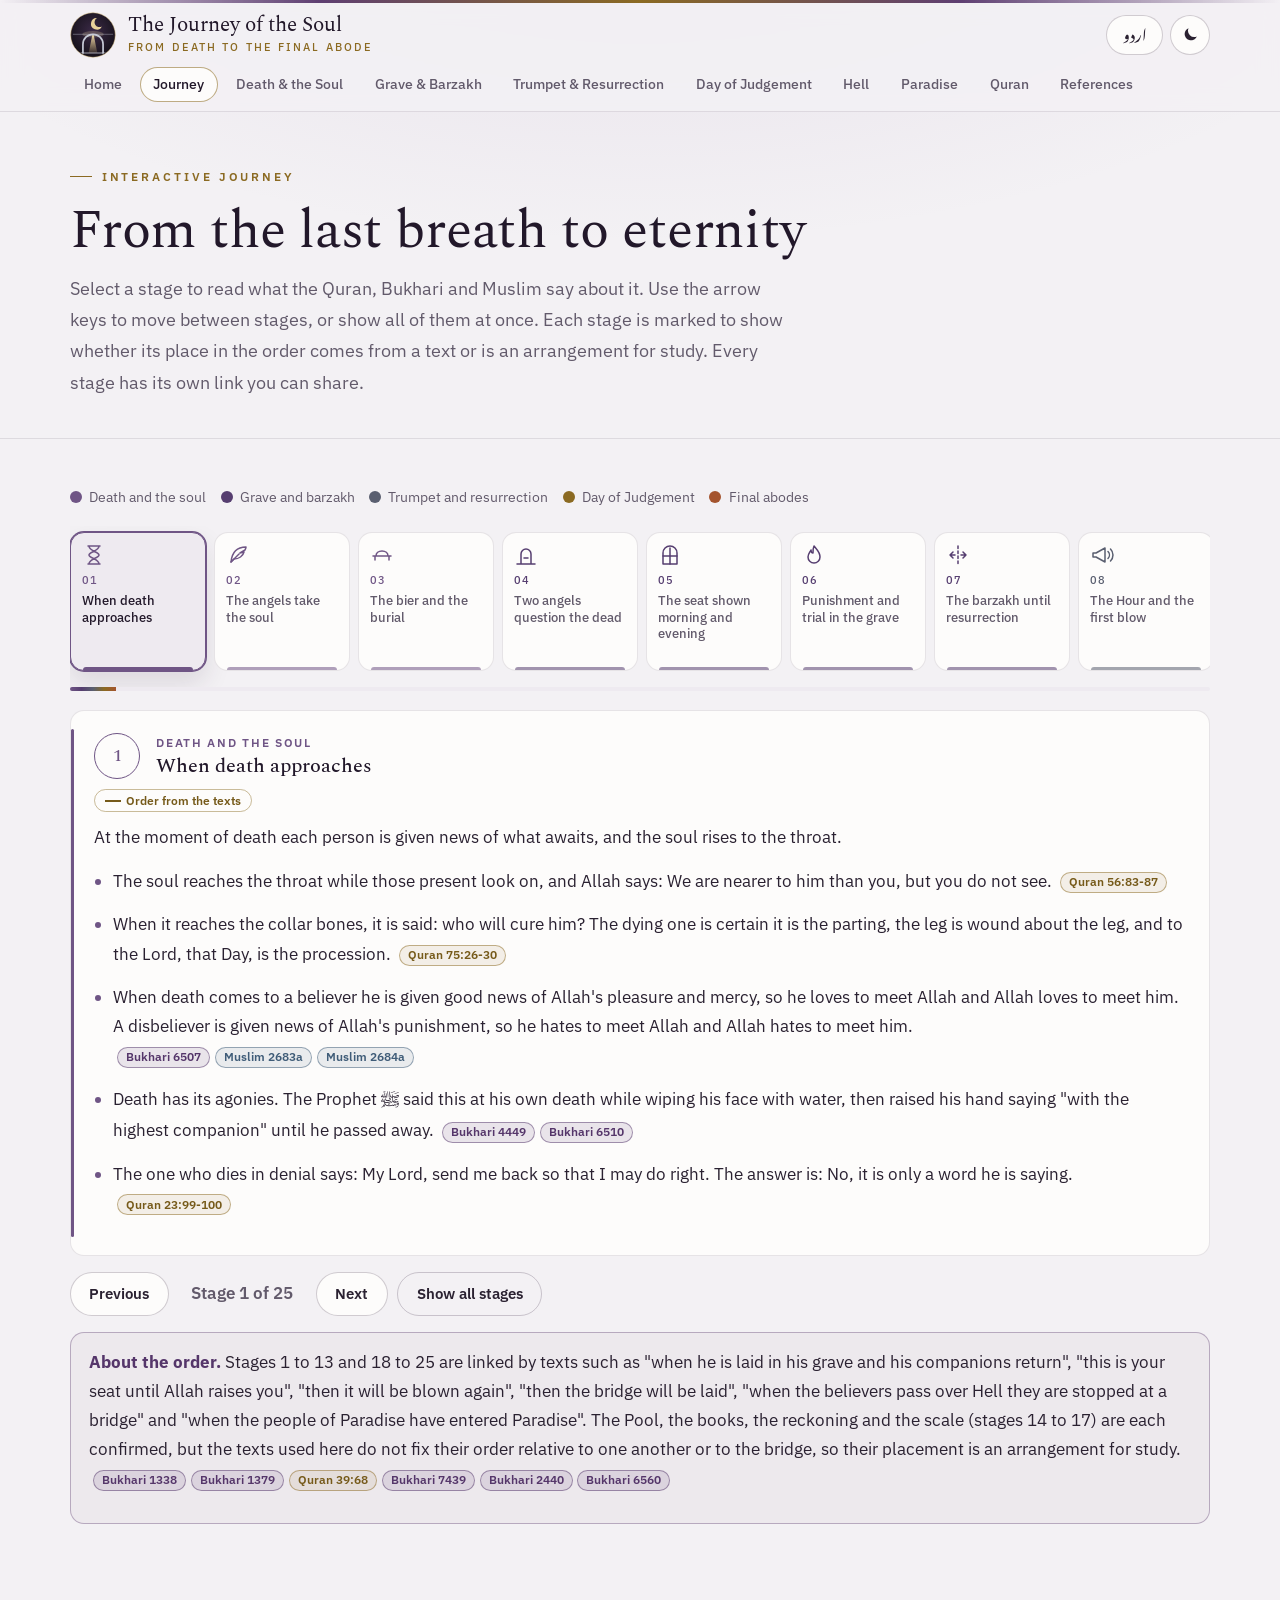
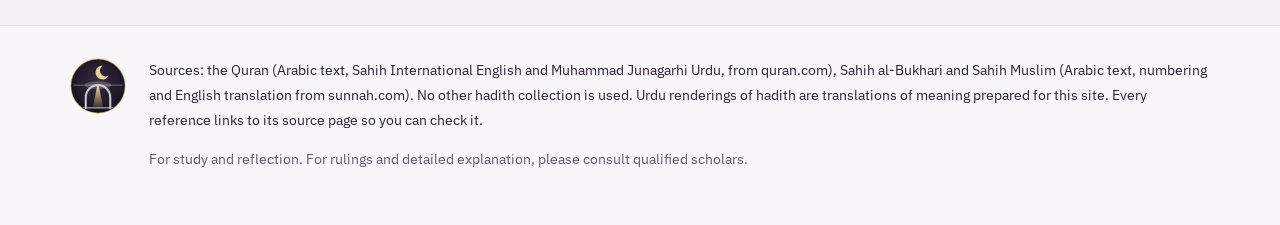
<file: timeline.html>
<!doctype html>
<html lang="en" dir="ltr">
<head>
<meta charset="utf-8">
<meta name="viewport" content="width=device-width, initial-scale=1">
<title>Journey timeline | The Journey of the Soul: from death to the final abode</title>
<meta name="description" content="Interactive timeline of the journey after death, from the angel of death to Paradise and Hell, from the Quran, Bukhari and Muslim.">
<meta name="theme-color" content="#121016">
<link rel="icon" href="assets/favicon.svg" type="image/svg+xml">
<script>(function(){try{var d=document.documentElement,l=localStorage.getItem('ak-lang')||'en',t=localStorage.getItem('ak-theme');if(!t&&window.matchMedia&&matchMedia('(prefers-color-scheme: light)').matches)t='light';d.lang=l;d.dir=l==='ur'?'rtl':'ltr';d.setAttribute('data-theme',t||'dark');}catch(e){}})();</script>
<link rel="preconnect" href="https://fonts.googleapis.com">
<link rel="preconnect" href="https://fonts.gstatic.com" crossorigin>
<link rel="stylesheet" href="https://fonts.googleapis.com/css2?family=Amiri:wght@400;700&family=IBM+Plex+Sans:wght@400;500;600&family=Noto+Nastaliq+Urdu:wght@400;600&family=Spectral:wght@400;500&display=swap">
<link rel="stylesheet" href="css/style.css">
</head>
<body data-page="timeline">
<a class="skip" href="#main"><span data-l="en">Skip to content</span><span data-l="ur" lang="ur">مواد پر جائیں</span></a>
<header class="site-head">
 <div class="topband" aria-hidden="true"></div>
 <div class="wrap head-row">
  <a class="brand" href="index.html"><svg viewBox="0 0 64 64" xmlns="http://www.w3.org/2000/svg" aria-hidden="true" focusable="false"><defs><radialGradient id="hl-bg" cx=".5" cy=".42" r=".62"><stop offset="0" stop-color="#3b2a47"/><stop offset="1" stop-color="#131017"/></radialGradient><linearGradient id="hl-pt" x1="0" y1="1" x2="0" y2="0"><stop offset="0" stop-color="#d8bc7a" stop-opacity=".15"/><stop offset="1" stop-color="#f2dfaa"/></linearGradient><clipPath id="hl-c"><circle cx="32" cy="32" r="30"/></clipPath></defs><circle cx="32" cy="32" r="31" fill="url(#hl-bg)" stroke="#d8bc7a" stroke-opacity=".55" stroke-width="1.2"/><g clip-path="url(#hl-c)"><ellipse cx="32" cy="31" rx="15" ry="4.5" fill="#f2dfaa" opacity=".22"/><path d="M4 31h56" stroke="#c6cad6" stroke-width="1" opacity=".55"/><path d="M26 57 31.2 31h1.6L38 57z" fill="url(#hl-pt)"/><path d="M18 57V45a14 14 0 0 1 28 0v12" fill="none" stroke="#c6cad6" stroke-width="2.4" stroke-linecap="round"/><path d="M6 57h52" stroke="#c6cad6" stroke-width="1.6" opacity=".8"/></g><path d="M37.5 8.5a8 8 0 1 0 6.8 11.6 6.3 6.3 0 1 1-6.8-11.6z" fill="#e9d29a"/></svg><span class="brand-txt"><span data-l="en">The Journey of the Soul<small>From death to the final abode</small></span><span data-l="ur" lang="ur">روح کا سفر<small>موت سے آخری ٹھکانے تک</small></span></span></a>
  <div class="controls">
   <button class="btn-ctl" id="langBtn" type="button" aria-label="Switch language / زبان تبدیل کریں"><span data-l="en" lang="ur">اردو</span><span data-l="ur" lang="en">English</span></button>
   <button class="btn-ctl icon" id="themeBtn" type="button" data-label-en="Toggle light or dark theme" data-label-ur="روشن یا تاریک انداز" aria-label="Toggle light or dark theme"><svg viewBox="0 0 24 24" aria-hidden="true"><path class="i-moon" d="M20 14.5A8 8 0 0 1 9.5 4a8 8 0 1 0 10.5 10.5z"/><g class="i-sun"><circle cx="12" cy="12" r="4.2"/><path d="M12 2v2.5M12 19.5V22M2 12h2.5M19.5 12H22M4.9 4.9l1.8 1.8M17.3 17.3l1.8 1.8M4.9 19.1l1.8-1.8M17.3 6.7l1.8-1.8"/></g></svg></button>
   <button class="btn-ctl icon menu-btn" id="menuBtn" type="button" aria-expanded="false" aria-controls="siteNav" data-label-en="Menu" data-label-ur="فہرست" aria-label="Menu"><svg viewBox="0 0 24 24" aria-hidden="true"><path d="M4 7h16M4 12h16M4 17h16"/></svg></button>
  </div>
 </div>
 <nav class="site-nav" id="siteNav" aria-label="Main"><ul class="wrap"><li><a href="index.html"><span data-l="en">Home</span><span data-l="ur" lang="ur">سرورق</span></a></li><li><a href="timeline.html" aria-current="page"><span data-l="en">Journey</span><span data-l="ur" lang="ur">سفر</span></a></li><li><a href="death.html"><span data-l="en">Death &amp; the Soul</span><span data-l="ur" lang="ur">موت اور روح</span></a></li><li><a href="barzakh.html"><span data-l="en">Grave &amp; Barzakh</span><span data-l="ur" lang="ur">قبر اور برزخ</span></a></li><li><a href="resurrection.html"><span data-l="en">Trumpet &amp; Resurrection</span><span data-l="ur" lang="ur">صور اور حشر</span></a></li><li><a href="judgement.html"><span data-l="en">Day of Judgement</span><span data-l="ur" lang="ur">یومِ حساب</span></a></li><li><a href="hell.html"><span data-l="en">Hell</span><span data-l="ur" lang="ur">جہنم</span></a></li><li><a href="paradise.html"><span data-l="en">Paradise</span><span data-l="ur" lang="ur">جنت</span></a></li><li><a href="quran.html"><span data-l="en">Quran</span><span data-l="ur" lang="ur">قرآن</span></a></li><li><a href="references.html"><span data-l="en">References</span><span data-l="ur" lang="ur">حوالہ جات</span></a></li></ul></nav>
</header>
<main id="main">
<section class="page-hero"><div class="wrap"><p data-l="en" class="kicker">Interactive journey</p><p data-l="ur" lang="ur" dir="rtl" class="kicker">انٹرایکٹو سفر</p><h1 data-l="en">From the last breath to eternity</h1><h1 data-l="ur" lang="ur" dir="rtl">آخری سانس سے ہمیشگی تک</h1><p data-l="en" class="lead">Select a stage to read what the Quran, Bukhari and Muslim say about it. Use the arrow keys to move between stages, or show all of them at once. Each stage is marked to show whether its place in the order comes from a text or is an arrangement for study. Every stage has its own link you can share.</p><p data-l="ur" lang="ur" dir="rtl" class="lead">کسی مرحلے کو منتخب کریں اور پڑھیں کہ قرآن، بخاری اور مسلم اس کے بارے میں کیا کہتے ہیں۔ مراحل کے درمیان جانے کے لیے تیر والی کلیدیں استعمال کریں، یا سب ایک ساتھ دیکھیں۔ ہر مرحلے پر نشان ہے کہ ترتیب میں اس کا مقام کسی نص سے ہے یا مطالعے کی ترتیب ہے۔ ہر مرحلے کا اپنا لنک ہے جسے آپ شیئر کر سکتے ہیں۔</p></div></section>
<section class="wrap section">
 <div class="legend"><span class="lg ph-death"><span data-l="en">Death and the soul</span><span data-l="ur" lang="ur">موت اور روح</span></span><span class="lg ph-barzakh"><span data-l="en">Grave and barzakh</span><span data-l="ur" lang="ur">قبر اور برزخ</span></span><span class="lg ph-hour"><span data-l="en">Trumpet and resurrection</span><span data-l="ur" lang="ur">صور اور دوبارہ زندگی</span></span><span class="lg ph-judgement"><span data-l="en">Day of Judgement</span><span data-l="ur" lang="ur">قیامت کا دن</span></span><span class="lg ph-abode"><span data-l="en">Final abodes</span><span data-l="ur" lang="ur">آخری ٹھکانے</span></span></div>
 <div class="timeline" id="timeline">
  <div class="tl-track" role="tablist" aria-label="Stages"><button class="tl-node ph-death" role="tab" type="button" id="tab-approach" aria-controls="panel-approach" aria-selected="true" tabindex="0" data-id="approach"><svg class="ico" viewBox="0 0 24 24" aria-hidden="true" focusable="false"><path d="M6 3h12M6 21h12M7 3c0 5 10 6 10 9s-10 4-10 9M17 3c0 5-10 6-10 9s10 4 10 9"/></svg><span class="n">01</span><span class="t"><span data-l="en">When death approaches</span><span data-l="ur" lang="ur">جب موت قریب آتی ہے</span></span></button><button class="tl-node ph-death" role="tab" type="button" id="tab-taking" aria-controls="panel-taking" aria-selected="false" tabindex="-1" data-id="taking"><svg class="ico" viewBox="0 0 24 24" aria-hidden="true" focusable="false"><path d="M20 4C11 4 6 9 5 19l3-3c5 0 9-3 10-7l-4 1 5-3c.5-1 1-2 1-3z"/><path d="M5 19 13 11"/></svg><span class="n">02</span><span class="t"><span data-l="en">The angels take the soul</span><span data-l="ur" lang="ur">فرشتے روح قبض کرتے ہیں</span></span></button><button class="tl-node ph-death" role="tab" type="button" id="tab-funeral" aria-controls="panel-funeral" aria-selected="false" tabindex="-1" data-id="funeral"><svg class="ico" viewBox="0 0 24 24" aria-hidden="true" focusable="false"><path d="M3 13h18M5 13v4M19 13v4M6 13c0-3 2.5-5 6-5s6 2 6 5"/></svg><span class="n">03</span><span class="t"><span data-l="en">The bier and the burial</span><span data-l="ur" lang="ur">جنازہ اور تدفین</span></span></button><button class="tl-node ph-barzakh" role="tab" type="button" id="tab-questioning" aria-controls="panel-questioning" aria-selected="false" tabindex="-1" data-id="questioning"><svg class="ico" viewBox="0 0 24 24" aria-hidden="true" focusable="false"><path d="M3 21h18M7 21V11a5 5 0 0 1 10 0v10"/><path d="M10 15h4"/></svg><span class="n">04</span><span class="t"><span data-l="en">Two angels question the dead</span><span data-l="ur" lang="ur">دو فرشتوں کا سوال</span></span></button><button class="tl-node ph-barzakh" role="tab" type="button" id="tab-seat" aria-controls="panel-seat" aria-selected="false" tabindex="-1" data-id="seat"><svg class="ico" viewBox="0 0 24 24" aria-hidden="true" focusable="false"><path d="M5 21V10a7 7 0 0 1 14 0v11z"/><path d="M12 5v16M5 13h14"/></svg><span class="n">05</span><span class="t"><span data-l="en">The seat shown morning and evening</span><span data-l="ur" lang="ur">صبح و شام ٹھکانا دکھایا جانا</span></span></button><button class="tl-node ph-barzakh" role="tab" type="button" id="tab-grave-trial" aria-controls="panel-grave-trial" aria-selected="false" tabindex="-1" data-id="grave-trial"><svg class="ico" viewBox="0 0 24 24" aria-hidden="true" focusable="false"><path d="M12 3c3 4 6 6 6 11a6 6 0 0 1-12 0c0-3 2-5 3-7 0 2 1 3 2 3 0-3 0-5 1-7z"/></svg><span class="n">06</span><span class="t"><span data-l="en">Punishment and trial in the grave</span><span data-l="ur" lang="ur">قبر کا عذاب اور آزمائش</span></span></button><button class="tl-node ph-barzakh" role="tab" type="button" id="tab-barzakh" aria-controls="panel-barzakh" aria-selected="false" tabindex="-1" data-id="barzakh"><svg class="ico" viewBox="0 0 24 24" aria-hidden="true" focusable="false"><path d="M12 3v18" stroke-dasharray="2.5 2.5"/><path d="M4 12h5M15 12h5M7 9l-3 3 3 3M17 9l3 3-3 3"/></svg><span class="n">07</span><span class="t"><span data-l="en">The barzakh until resurrection</span><span data-l="ur" lang="ur">قیامت تک برزخ</span></span></button><button class="tl-node ph-hour" role="tab" type="button" id="tab-first-blow" aria-controls="panel-first-blow" aria-selected="false" tabindex="-1" data-id="first-blow"><svg class="ico" viewBox="0 0 24 24" aria-hidden="true" focusable="false"><path d="M3 10v4h3l9 5V5L6 10z"/><path d="M18 8.5a5 5 0 0 1 0 7M20.5 6a8.5 8.5 0 0 1 0 12"/></svg><span class="n">08</span><span class="t"><span data-l="en">The Hour and the first blow</span><span data-l="ur" lang="ur">قیامت اور پہلا صور</span></span></button><button class="tl-node ph-hour" role="tab" type="button" id="tab-forty" aria-controls="panel-forty" aria-selected="false" tabindex="-1" data-id="forty"><svg class="ico" viewBox="0 0 24 24" aria-hidden="true" focusable="false"><circle cx="12" cy="12" r="8.5"/><path d="M12 7v5l3 2"/><path d="M3.5 4.5 6 7M20.5 4.5 18 7"/></svg><span class="n">09</span><span class="t"><span data-l="en">Forty between the two blows</span><span data-l="ur" lang="ur">دو صوروں کے درمیان چالیس</span></span></button><button class="tl-node ph-hour" role="tab" type="button" id="tab-resurrection" aria-controls="panel-resurrection" aria-selected="false" tabindex="-1" data-id="resurrection"><svg class="ico" viewBox="0 0 24 24" aria-hidden="true" focusable="false"><path d="M3 20h18M12 17V5M7.5 9.5 12 5l4.5 4.5"/></svg><span class="n">10</span><span class="t"><span data-l="en">The second blow and resurrection</span><span data-l="ur" lang="ur">دوسرا صور اور دوبارہ اٹھنا</span></span></button><button class="tl-node ph-judgement" role="tab" type="button" id="tab-gathering" aria-controls="panel-gathering" aria-selected="false" tabindex="-1" data-id="gathering"><svg class="ico" viewBox="0 0 24 24" aria-hidden="true" focusable="false"><path d="M2 17c4-2 16-2 20 0M4 20c3-1 13-1 16 0"/><circle cx="12" cy="8" r="3"/></svg><span class="n">11</span><span class="t"><span data-l="en">The gathering</span><span data-l="ur" lang="ur">میدانِ حشر میں جمع ہونا</span></span></button><button class="tl-node ph-judgement" role="tab" type="button" id="tab-standing" aria-controls="panel-standing" aria-selected="false" tabindex="-1" data-id="standing"><svg class="ico" viewBox="0 0 24 24" aria-hidden="true" focusable="false"><circle cx="12" cy="12" r="4"/><path d="M12 2.5v2.5M12 19v2.5M2.5 12H5M19 12h2.5M5.3 5.3l1.8 1.8M16.9 16.9l1.8 1.8M5.3 18.7l1.8-1.8M16.9 7.1l1.8-1.8"/></svg><span class="n">12</span><span class="t"><span data-l="en">The standing: sun and sweat</span><span data-l="ur" lang="ur">قیام: سورج اور پسینہ</span></span></button><button class="tl-node ph-judgement" role="tab" type="button" id="tab-intercession" aria-controls="panel-intercession" aria-selected="false" tabindex="-1" data-id="intercession"><svg class="ico" viewBox="0 0 24 24" aria-hidden="true" focusable="false"><path d="M5 21V11a7 7 0 0 1 14 0v10"/><path d="M12 17V9M9 12l3-3 3 3"/></svg><span class="n">13</span><span class="t"><span data-l="en">The great intercession</span><span data-l="ur" lang="ur">شفاعتِ کبریٰ</span></span></button><button class="tl-node ph-judgement" role="tab" type="button" id="tab-pool" aria-controls="panel-pool" aria-selected="false" tabindex="-1" data-id="pool"><svg class="ico" viewBox="0 0 24 24" aria-hidden="true" focusable="false"><path d="M3 13c3-1.5 6-1.5 9 0s6 1.5 9 0M3 17c3-1.5 6-1.5 9 0s6 1.5 9 0"/><path d="M8 9a4 4 0 0 1 8 0"/><path d="M12 3v2"/></svg><span class="n">14</span><span class="t"><span data-l="en">The Pool (al-Hawd)</span><span data-l="ur" lang="ur">حوضِ کوثر</span></span></button><button class="tl-node ph-judgement" role="tab" type="button" id="tab-books" aria-controls="panel-books" aria-selected="false" tabindex="-1" data-id="books"><svg class="ico" viewBox="0 0 24 24" aria-hidden="true" focusable="false"><path d="M4 5.5C6.5 4 9.5 4 12 5.5 14.5 4 17.5 4 20 5.5V19c-2.5-1.5-5.5-1.5-8 0-2.5-1.5-5.5-1.5-8 0z"/><path d="M12 5.5V19"/></svg><span class="n">15</span><span class="t"><span data-l="en">The records are given</span><span data-l="ur" lang="ur">نامۂ اعمال کا دیا جانا</span></span></button><button class="tl-node ph-judgement" role="tab" type="button" id="tab-reckoning" aria-controls="panel-reckoning" aria-selected="false" tabindex="-1" data-id="reckoning"><svg class="ico" viewBox="0 0 24 24" aria-hidden="true" focusable="false"><path d="M7 4h11a2 2 0 0 1 0 4h-1v10a2 2 0 0 1-2 2H6a2 2 0 0 1 0-4h1z"/><path d="M10 9h4M10 12h4"/></svg><span class="n">16</span><span class="t"><span data-l="en">The reckoning</span><span data-l="ur" lang="ur">حساب</span></span></button><button class="tl-node ph-judgement" role="tab" type="button" id="tab-scale" aria-controls="panel-scale" aria-selected="false" tabindex="-1" data-id="scale"><svg class="ico" viewBox="0 0 24 24" aria-hidden="true" focusable="false"><path d="M12 3v18M8 21h8M5 7h14"/><path d="M5 7l-3 6h6zM19 7l-3 6h6z"/></svg><span class="n">17</span><span class="t"><span data-l="en">The scale (al-Mizan)</span><span data-l="ur" lang="ur">میزان</span></span></button><button class="tl-node ph-judgement" role="tab" type="button" id="tab-seeing" aria-controls="panel-seeing" aria-selected="false" tabindex="-1" data-id="seeing"><svg class="ico" viewBox="0 0 24 24" aria-hidden="true" focusable="false"><path d="M15 4a8 8 0 1 0 5 12 6.5 6.5 0 1 1-5-12z"/></svg><span class="n">18</span><span class="t"><span data-l="en">Each follows what it worshipped; the believers see their Lord</span><span data-l="ur" lang="ur">ہر گروہ اپنے معبود کے پیچھے؛ مومن اپنے رب کو دیکھیں گے</span></span></button><button class="tl-node ph-judgement" role="tab" type="button" id="tab-bridge" aria-controls="panel-bridge" aria-selected="false" tabindex="-1" data-id="bridge"><svg class="ico" viewBox="0 0 24 24" aria-hidden="true" focusable="false"><path d="M2 15h20M4 15v4M20 15v4"/><path d="M2 15c4-6 16-6 20 0" stroke-dasharray="1 2.4"/></svg><span class="n">19</span><span class="t"><span data-l="en">The bridge over Hell (as-Sirat)</span><span data-l="ur" lang="ur">جہنم پر پل (صراط)</span></span></button><button class="tl-node ph-judgement" role="tab" type="button" id="tab-qantarah" aria-controls="panel-qantarah" aria-selected="false" tabindex="-1" data-id="qantarah"><svg class="ico" viewBox="0 0 24 24" aria-hidden="true" focusable="false"><path d="M3 20h18M5 20v-6a7 7 0 0 1 14 0v6M9 20v-5a3 3 0 0 1 6 0v5"/></svg><span class="n">20</span><span class="t"><span data-l="en">The arch between Hell and Paradise (al-Qantarah)</span><span data-l="ur" lang="ur">جنت اور جہنم کے درمیان پل (قنطرہ)</span></span></button><button class="tl-node ph-abode" role="tab" type="button" id="tab-hell" aria-controls="panel-hell" aria-selected="false" tabindex="-1" data-id="hell"><svg class="ico" viewBox="0 0 24 24" aria-hidden="true" focusable="false"><path d="M8 21c-2-1-3-3-3-5 0-4 4-6 4-11 2 2 3 4 3 6 1-1 1.5-2 1.5-3 3 2 5 5 5 8 0 2-1 4-3 5"/><path d="M10 21c-1-1-1-3 0-4 .5 1 1.5 1 2 0 1 1 2 3 0 4"/></svg><span class="n">21</span><span class="t"><span data-l="en">Hell (Jahannam)</span><span data-l="ur" lang="ur">جہنم</span></span></button><button class="tl-node ph-abode" role="tab" type="button" id="tab-out-of-fire" aria-controls="panel-out-of-fire" aria-selected="false" tabindex="-1" data-id="out-of-fire"><svg class="ico" viewBox="0 0 24 24" aria-hidden="true" focusable="false"><path d="M12 21v-7M12 14c-4 0-6-3-6-6 3 0 6 2 6 6zM12 14c4 0 6-3 6-6-3 0-6 2-6 6z"/><path d="M4 21h16"/></svg><span class="n">22</span><span class="t"><span data-l="en">Taken out of the Fire by intercession</span><span data-l="ur" lang="ur">شفاعت سے آگ سے نکالا جانا</span></span></button><button class="tl-node ph-abode" role="tab" type="button" id="tab-paradise" aria-controls="panel-paradise" aria-selected="false" tabindex="-1" data-id="paradise"><svg class="ico" viewBox="0 0 24 24" aria-hidden="true" focusable="false"><path d="M4 21V10a8 8 0 0 1 16 0v11M8 21v-9a4 4 0 0 1 8 0v9M2 21h20"/></svg><span class="n">23</span><span class="t"><span data-l="en">Paradise (al-Jannah)</span><span data-l="ur" lang="ur">جنت</span></span></button><button class="tl-node ph-abode" role="tab" type="button" id="tab-last-man" aria-controls="panel-last-man" aria-selected="false" tabindex="-1" data-id="last-man"><svg class="ico" viewBox="0 0 24 24" aria-hidden="true" focusable="false"><path d="M9 21 11 4h2l2 17"/><path d="M5 21h14M12 9v1M12 14v1"/></svg><span class="n">24</span><span class="t"><span data-l="en">The last to leave the Fire and enter Paradise</span><span data-l="ur" lang="ur">آگ سے نکلنے اور جنت میں جانے والا آخری شخص</span></span></button><button class="tl-node ph-abode" role="tab" type="button" id="tab-death-slain" aria-controls="panel-death-slain" aria-selected="false" tabindex="-1" data-id="death-slain"><svg class="ico" viewBox="0 0 24 24" aria-hidden="true" focusable="false"><circle cx="12" cy="12" r="8.5"/><path d="M8.5 12.5l2.3 2.3 4.7-5"/></svg><span class="n">25</span><span class="t"><span data-l="en">Death is slaughtered</span><span data-l="ur" lang="ur">موت کو ذبح کر دیا جانا</span></span></button></div>
  <div class="tl-progress" aria-hidden="true"><span></span></div>
  <div class="tl-panels"><article class="stage ph-death" id="panel-approach" role="tabpanel" aria-labelledby="tab-approach" tabindex="0"><header><span class="stage-num">1</span><div><p data-l="en" class="phase-tag">Death and the soul</p><p data-l="ur" lang="ur" dir="rtl" class="phase-tag">موت اور روح</p><h3 data-l="en">When death approaches</h3><h3 data-l="ur" lang="ur" dir="rtl">جب موت قریب آتی ہے</h3></div></header><div class="stage-meta"><span class="badge o-text" title="A text links this stage to the one before or after it."><span data-l="en">Order from the texts</span><span data-l="ur" lang="ur">ترتیب نصوص سے</span></span></div><p data-l="en" class="stage-sum">At the moment of death each person is given news of what awaits, and the soul rises to the throat.</p><p data-l="ur" lang="ur" dir="rtl" class="stage-sum">موت کے وقت ہر شخص کو آگے آنے والے انجام کی خبر دی جاتی ہے، اور روح حلق تک آ پہنچتی ہے۔</p><ul class="points"><li><p data-l="en">The soul reaches the throat while those present look on, and Allah says: We are nearer to him than you, but you do not see. <span class="refs"><a class="ref ref-quran" href="https://quran.com/56/83-87" target="_blank" rel="noopener" title="Quran 56:83-87 | Surah 56, Ayah 83-87"><span data-l="en">Quran 56:83-87</span><span data-l="ur">قرآن <bdi dir="ltr">56:83-87</bdi></span></a></span></p><p data-l="ur" lang="ur" dir="rtl">روح حلق تک پہنچ جاتی ہے اور پاس بیٹھے لوگ دیکھ رہے ہوتے ہیں، اور اللہ تعالیٰ فرماتا ہے: ہم تم سے زیادہ اس کے قریب ہوتے ہیں لیکن تم نہیں دیکھتے۔ <span class="refs"><a class="ref ref-quran" href="https://quran.com/56/83-87" target="_blank" rel="noopener" title="Quran 56:83-87 | Surah 56, Ayah 83-87"><span data-l="en">Quran 56:83-87</span><span data-l="ur">قرآن <bdi dir="ltr">56:83-87</bdi></span></a></span></p></li><li><p data-l="en">When it reaches the collar bones, it is said: who will cure him? The dying one is certain it is the parting, the leg is wound about the leg, and to the Lord, that Day, is the procession. <span class="refs"><a class="ref ref-quran" href="https://quran.com/75/26-30" target="_blank" rel="noopener" title="Quran 75:26-30 | Surah 75, Ayah 26-30"><span data-l="en">Quran 75:26-30</span><span data-l="ur">قرآن <bdi dir="ltr">75:26-30</bdi></span></a></span></p><p data-l="ur" lang="ur" dir="rtl">جب روح ہنسلی کی ہڈیوں تک پہنچتی ہے تو کہا جاتا ہے: کون ہے جو علاج کرے؟ مرنے والا یقین کر لیتا ہے کہ یہ جدائی کا وقت ہے، پنڈلی سے پنڈلی لپٹ جاتی ہے، اور اس دن رب ہی کی طرف چلنا ہے۔ <span class="refs"><a class="ref ref-quran" href="https://quran.com/75/26-30" target="_blank" rel="noopener" title="Quran 75:26-30 | Surah 75, Ayah 26-30"><span data-l="en">Quran 75:26-30</span><span data-l="ur">قرآن <bdi dir="ltr">75:26-30</bdi></span></a></span></p></li><li><p data-l="en">When death comes to a believer he is given good news of Allah's pleasure and mercy, so he loves to meet Allah and Allah loves to meet him. A disbeliever is given news of Allah's punishment, so he hates to meet Allah and Allah hates to meet him. <span class="refs"><a class="ref ref-bukhari" href="https://sunnah.com/bukhari:6507" target="_blank" rel="noopener" title="Sahih al-Bukhari 6507 | In-book: Book 81, Hadith 96"><span data-l="en">Bukhari 6507</span><span data-l="ur">بخاری <bdi dir="ltr">6507</bdi></span></a><a class="ref ref-muslim" href="https://sunnah.com/muslim:2683a" target="_blank" rel="noopener" title="Sahih Muslim 2683a | In-book: Book 48, Hadith 16"><span data-l="en">Muslim 2683a</span><span data-l="ur">مسلم <bdi dir="ltr">2683a</bdi></span></a><a class="ref ref-muslim" href="https://sunnah.com/muslim:2684a" target="_blank" rel="noopener" title="Sahih Muslim 2684a | In-book: Book 48, Hadith 18"><span data-l="en">Muslim 2684a</span><span data-l="ur">مسلم <bdi dir="ltr">2684a</bdi></span></a></span></p><p data-l="ur" lang="ur" dir="rtl">جب مومن کی موت کا وقت آتا ہے تو اسے اللہ کی رضا اور رحمت کی خوشخبری دی جاتی ہے، اس لیے وہ اللہ سے ملاقات کو پسند کرتا ہے اور اللہ بھی اس سے ملاقات کو پسند کرتا ہے۔ کافر کو اللہ کے عذاب کی خبر دی جاتی ہے، اس لیے وہ اللہ سے ملاقات کو ناپسند کرتا ہے اور اللہ بھی اس سے ملاقات کو ناپسند کرتا ہے۔ <span class="refs"><a class="ref ref-bukhari" href="https://sunnah.com/bukhari:6507" target="_blank" rel="noopener" title="Sahih al-Bukhari 6507 | In-book: Book 81, Hadith 96"><span data-l="en">Bukhari 6507</span><span data-l="ur">بخاری <bdi dir="ltr">6507</bdi></span></a><a class="ref ref-muslim" href="https://sunnah.com/muslim:2683a" target="_blank" rel="noopener" title="Sahih Muslim 2683a | In-book: Book 48, Hadith 16"><span data-l="en">Muslim 2683a</span><span data-l="ur">مسلم <bdi dir="ltr">2683a</bdi></span></a><a class="ref ref-muslim" href="https://sunnah.com/muslim:2684a" target="_blank" rel="noopener" title="Sahih Muslim 2684a | In-book: Book 48, Hadith 18"><span data-l="en">Muslim 2684a</span><span data-l="ur">مسلم <bdi dir="ltr">2684a</bdi></span></a></span></p></li><li><p data-l="en">Death has its agonies. The Prophet <span class="saw">ﷺ</span> said this at his own death while wiping his face with water, then raised his hand saying "with the highest companion" until he passed away. <span class="refs"><a class="ref ref-bukhari" href="https://sunnah.com/bukhari:4449" target="_blank" rel="noopener" title="Sahih al-Bukhari 4449 | In-book: Book 64, Hadith 469"><span data-l="en">Bukhari 4449</span><span data-l="ur">بخاری <bdi dir="ltr">4449</bdi></span></a><a class="ref ref-bukhari" href="https://sunnah.com/bukhari:6510" target="_blank" rel="noopener" title="Sahih al-Bukhari 6510 | In-book: Book 81, Hadith 99"><span data-l="en">Bukhari 6510</span><span data-l="ur">بخاری <bdi dir="ltr">6510</bdi></span></a></span></p><p data-l="ur" lang="ur" dir="rtl">موت کی سختیاں ہوتی ہیں۔ نبی کریم <span class="saw">ﷺ</span> نے اپنی وفات کے وقت پانی سے چہرہ مبارک پونچھتے ہوئے یہ فرمایا، پھر ہاتھ اٹھا کر "رفیقِ اعلیٰ کے ساتھ" فرماتے رہے یہاں تک کہ وفات پا گئے۔ <span class="refs"><a class="ref ref-bukhari" href="https://sunnah.com/bukhari:4449" target="_blank" rel="noopener" title="Sahih al-Bukhari 4449 | In-book: Book 64, Hadith 469"><span data-l="en">Bukhari 4449</span><span data-l="ur">بخاری <bdi dir="ltr">4449</bdi></span></a><a class="ref ref-bukhari" href="https://sunnah.com/bukhari:6510" target="_blank" rel="noopener" title="Sahih al-Bukhari 6510 | In-book: Book 81, Hadith 99"><span data-l="en">Bukhari 6510</span><span data-l="ur">بخاری <bdi dir="ltr">6510</bdi></span></a></span></p></li><li><p data-l="en">The one who dies in denial says: My Lord, send me back so that I may do right. The answer is: No, it is only a word he is saying. <span class="refs"><a class="ref ref-quran" href="https://quran.com/23/99-100" target="_blank" rel="noopener" title="Quran 23:99-100 | Surah 23, Ayah 99-100"><span data-l="en">Quran 23:99-100</span><span data-l="ur">قرآن <bdi dir="ltr">23:99-100</bdi></span></a></span></p><p data-l="ur" lang="ur" dir="rtl">انکار پر مرنے والا کہتا ہے: اے میرے رب، مجھے واپس بھیج دے تاکہ میں نیک عمل کروں۔ جواب ملتا ہے: ہرگز نہیں، یہ تو بس ایک بات ہے جو وہ کہہ رہا ہے۔ <span class="refs"><a class="ref ref-quran" href="https://quran.com/23/99-100" target="_blank" rel="noopener" title="Quran 23:99-100 | Surah 23, Ayah 99-100"><span data-l="en">Quran 23:99-100</span><span data-l="ur">قرآن <bdi dir="ltr">23:99-100</bdi></span></a></span></p></li></ul></article><article class="stage ph-death" id="panel-taking" role="tabpanel" aria-labelledby="tab-taking" tabindex="0" hidden><header><span class="stage-num">2</span><div><p data-l="en" class="phase-tag">Death and the soul</p><p data-l="ur" lang="ur" dir="rtl" class="phase-tag">موت اور روح</p><h3 data-l="en">The angels take the soul</h3><h3 data-l="ur" lang="ur" dir="rtl">فرشتے روح قبض کرتے ہیں</h3></div></header><div class="stage-meta"><span class="badge o-text" title="A text links this stage to the one before or after it."><span data-l="en">Order from the texts</span><span data-l="ur" lang="ur">ترتیب نصوص سے</span></span></div><p data-l="en" class="stage-sum">The angel of death and other angels take the soul: with ease for the good, and harshly for the wrongdoers.</p><p data-l="ur" lang="ur" dir="rtl" class="stage-sum">ملک الموت اور دوسرے فرشتے روح قبض کرتے ہیں: نیکوں کی آسانی سے اور ظالموں کی سختی سے۔</p><ul class="points"><li><p data-l="en">The angel of death who has been put in charge of you will take you, then to your Lord you will be returned. Allah's messengers among the angels take the soul, and they do not fail in their duty. <span class="refs"><a class="ref ref-quran" href="https://quran.com/32/11" target="_blank" rel="noopener" title="Quran 32:11 | Surah 32, Ayah 11"><span data-l="en">Quran 32:11</span><span data-l="ur">قرآن <bdi dir="ltr">32:11</bdi></span></a><a class="ref ref-quran" href="https://quran.com/6/61" target="_blank" rel="noopener" title="Quran 6:61 | Surah 6, Ayah 61"><span data-l="en">Quran 6:61</span><span data-l="ur">قرآن <bdi dir="ltr">6:61</bdi></span></a></span></p><p data-l="ur" lang="ur" dir="rtl">موت کا فرشتہ جو تم پر مقرر کیا گیا ہے تمہاری روح قبض کرے گا، پھر تم اپنے رب کی طرف لوٹائے جاؤ گے۔ اللہ کے بھیجے ہوئے فرشتے روح قبض کرتے ہیں اور وہ کوتاہی نہیں کرتے۔ <span class="refs"><a class="ref ref-quran" href="https://quran.com/32/11" target="_blank" rel="noopener" title="Quran 32:11 | Surah 32, Ayah 11"><span data-l="en">Quran 32:11</span><span data-l="ur">قرآن <bdi dir="ltr">32:11</bdi></span></a><a class="ref ref-quran" href="https://quran.com/6/61" target="_blank" rel="noopener" title="Quran 6:61 | Surah 6, Ayah 61"><span data-l="en">Quran 6:61</span><span data-l="ur">قرآن <bdi dir="ltr">6:61</bdi></span></a></span></p></li><li><p data-l="en">Allah swears by the angels who pull out with violence and those who remove with ease. <span class="refs"><a class="ref ref-quran" href="https://quran.com/79/1-2" target="_blank" rel="noopener" title="Quran 79:1-2 | Surah 79, Ayah 1-2"><span data-l="en">Quran 79:1-2</span><span data-l="ur">قرآن <bdi dir="ltr">79:1-2</bdi></span></a></span></p><p data-l="ur" lang="ur" dir="rtl">اللہ تعالیٰ ان فرشتوں کی قسم کھاتا ہے جو سختی سے کھینچ کر نکالتے ہیں اور جو نرمی سے نکالتے ہیں۔ <span class="refs"><a class="ref ref-quran" href="https://quran.com/79/1-2" target="_blank" rel="noopener" title="Quran 79:1-2 | Surah 79, Ayah 1-2"><span data-l="en">Quran 79:1-2</span><span data-l="ur">قرآن <bdi dir="ltr">79:1-2</bdi></span></a></span></p></li><li><p data-l="en">To those taken while good and pure, the angels say: Peace be upon you, enter Paradise for what you used to do. <span class="refs"><a class="ref ref-quran" href="https://quran.com/16/30-32" target="_blank" rel="noopener" title="Quran 16:30-32 | Surah 16, Ayah 30-32"><span data-l="en">Quran 16:30-32</span><span data-l="ur">قرآن <bdi dir="ltr">16:30-32</bdi></span></a></span></p><p data-l="ur" lang="ur" dir="rtl">جن کی روح پاکیزگی کی حالت میں قبض کی جاتی ہے ان سے فرشتے کہتے ہیں: تم پر سلامتی ہو، اپنے اعمال کے بدلے جنت میں داخل ہو جاؤ۔ <span class="refs"><a class="ref ref-quran" href="https://quran.com/16/30-32" target="_blank" rel="noopener" title="Quran 16:30-32 | Surah 16, Ayah 30-32"><span data-l="en">Quran 16:30-32</span><span data-l="ur">قرآن <bdi dir="ltr">16:30-32</bdi></span></a></span></p></li><li><p data-l="en">Toward the wrongdoers the angels stretch out their hands: Discharge your souls! They strike their faces and their backs. <span class="refs"><a class="ref ref-quran" href="https://quran.com/6/93" target="_blank" rel="noopener" title="Quran 6:93 | Surah 6, Ayah 93"><span data-l="en">Quran 6:93</span><span data-l="ur">قرآن <bdi dir="ltr">6:93</bdi></span></a><a class="ref ref-quran" href="https://quran.com/8/50" target="_blank" rel="noopener" title="Quran 8:50 | Surah 8, Ayah 50"><span data-l="en">Quran 8:50</span><span data-l="ur">قرآن <bdi dir="ltr">8:50</bdi></span></a><a class="ref ref-quran" href="https://quran.com/47/27" target="_blank" rel="noopener" title="Quran 47:27 | Surah 47, Ayah 27"><span data-l="en">Quran 47:27</span><span data-l="ur">قرآن <bdi dir="ltr">47:27</bdi></span></a><a class="ref ref-quran" href="https://quran.com/16/28-29" target="_blank" rel="noopener" title="Quran 16:28-29 | Surah 16, Ayah 28-29"><span data-l="en">Quran 16:28-29</span><span data-l="ur">قرآن <bdi dir="ltr">16:28-29</bdi></span></a></span></p><p data-l="ur" lang="ur" dir="rtl">ظالموں کی طرف فرشتے ہاتھ بڑھاتے ہیں: اپنی جانیں نکالو! اور وہ ان کے چہروں اور پیٹھوں پر مارتے ہیں۔ <span class="refs"><a class="ref ref-quran" href="https://quran.com/6/93" target="_blank" rel="noopener" title="Quran 6:93 | Surah 6, Ayah 93"><span data-l="en">Quran 6:93</span><span data-l="ur">قرآن <bdi dir="ltr">6:93</bdi></span></a><a class="ref ref-quran" href="https://quran.com/8/50" target="_blank" rel="noopener" title="Quran 8:50 | Surah 8, Ayah 50"><span data-l="en">Quran 8:50</span><span data-l="ur">قرآن <bdi dir="ltr">8:50</bdi></span></a><a class="ref ref-quran" href="https://quran.com/47/27" target="_blank" rel="noopener" title="Quran 47:27 | Surah 47, Ayah 27"><span data-l="en">Quran 47:27</span><span data-l="ur">قرآن <bdi dir="ltr">47:27</bdi></span></a><a class="ref ref-quran" href="https://quran.com/16/28-29" target="_blank" rel="noopener" title="Quran 16:28-29 | Surah 16, Ayah 28-29"><span data-l="en">Quran 16:28-29</span><span data-l="ur">قرآن <bdi dir="ltr">16:28-29</bdi></span></a></span></p></li><li><p data-l="en">When the soul of a believer leaves the body, two angels receive it and take it up toward the sky. Its sweet scent is mentioned, and the dwellers of the sky send blessings on it. It is brought to its Lord, who says: take it on to the end of the term. The soul of a disbeliever is described with a foul smell and is cursed, and it is also sent on to the end of the term. <span class="refs"><a class="ref ref-muslim" href="https://sunnah.com/muslim:2872" target="_blank" rel="noopener" title="Sahih Muslim 2872 | In-book: Book 53, Hadith 90"><span data-l="en">Muslim 2872</span><span data-l="ur">مسلم <bdi dir="ltr">2872</bdi></span></a></span></p><p data-l="ur" lang="ur" dir="rtl">مومن کی روح جب جسم سے نکلتی ہے تو دو فرشتے اسے لے کر آسمان کی طرف چڑھتے ہیں۔ اس کی خوشبو کا ذکر ہے اور آسمان والے اس پر رحمت بھیجتے ہیں۔ اسے اس کے رب کے پاس لے جایا جاتا ہے جو فرماتا ہے: اسے مدت کے آخر تک لے جاؤ۔ کافر کی روح کی بدبو اور اس پر لعنت کا ذکر ہے، اور اسے بھی مدت کے آخر تک لے جایا جاتا ہے۔ <span class="refs"><a class="ref ref-muslim" href="https://sunnah.com/muslim:2872" target="_blank" rel="noopener" title="Sahih Muslim 2872 | In-book: Book 53, Hadith 90"><span data-l="en">Muslim 2872</span><span data-l="ur">مسلم <bdi dir="ltr">2872</bdi></span></a></span></p></li><li><p data-l="en">When the soul is taken, the sight follows it. The Prophet <span class="saw">ﷺ</span> closed the eyes of Abu Salama and prayed that his grave be made spacious and filled with light. <span class="refs"><a class="ref ref-muslim" href="https://sunnah.com/muslim:920a" target="_blank" rel="noopener" title="Sahih Muslim 920a | In-book: Book 11, Hadith 8"><span data-l="en">Muslim 920a</span><span data-l="ur">مسلم <bdi dir="ltr">920a</bdi></span></a></span></p><p data-l="ur" lang="ur" dir="rtl">جب روح قبض کی جاتی ہے تو نگاہ اس کے پیچھے جاتی ہے۔ نبی کریم <span class="saw">ﷺ</span> نے ابو سلمہ رضی اللہ عنہ کی آنکھیں بند کیں اور دعا کی کہ ان کی قبر کشادہ اور روشن کر دی جائے۔ <span class="refs"><a class="ref ref-muslim" href="https://sunnah.com/muslim:920a" target="_blank" rel="noopener" title="Sahih Muslim 920a | In-book: Book 11, Hadith 8"><span data-l="en">Muslim 920a</span><span data-l="ur">مسلم <bdi dir="ltr">920a</bdi></span></a></span></p></li><li><p data-l="en">The angel of death was sent to Musa (peace be upon him), who struck him. Allah restored the angel's eye and offered Musa a year of life for every hair under his hand on the back of an ox. Musa asked: then what? He was told: then death. He said: then let it be now, and asked to be brought near the Sacred Land. <span class="refs"><a class="ref ref-bukhari" href="https://sunnah.com/bukhari:1339" target="_blank" rel="noopener" title="Sahih al-Bukhari 1339 | In-book: Book 23, Hadith 94"><span data-l="en">Bukhari 1339</span><span data-l="ur">بخاری <bdi dir="ltr">1339</bdi></span></a><a class="ref ref-bukhari" href="https://sunnah.com/bukhari:3407" target="_blank" rel="noopener" title="Sahih al-Bukhari 3407 | In-book: Book 60, Hadith 80"><span data-l="en">Bukhari 3407</span><span data-l="ur">بخاری <bdi dir="ltr">3407</bdi></span></a><a class="ref ref-muslim" href="https://sunnah.com/muslim:2372a" target="_blank" rel="noopener" title="Sahih Muslim 2372a | In-book: Book 43, Hadith 206"><span data-l="en">Muslim 2372a</span><span data-l="ur">مسلم <bdi dir="ltr">2372a</bdi></span></a></span></p><p data-l="ur" lang="ur" dir="rtl">ملک الموت کو موسیٰ علیہ السلام کے پاس بھیجا گیا تو انہوں نے اسے تھپڑ مارا۔ اللہ تعالیٰ نے فرشتے کی آنکھ لوٹا دی اور موسیٰ علیہ السلام سے فرمایا کہ بیل کی پیٹھ پر ہاتھ رکھیں، جتنے بال ہاتھ کے نیچے آئیں ہر بال کے بدلے ایک سال زندگی ملے گی۔ انہوں نے پوچھا: پھر کیا ہوگا؟ فرمایا: پھر موت۔ عرض کیا: تو ابھی سہی، اور دعا کی کہ انہیں ارضِ مقدس کے قریب کر دیا جائے۔ <span class="refs"><a class="ref ref-bukhari" href="https://sunnah.com/bukhari:1339" target="_blank" rel="noopener" title="Sahih al-Bukhari 1339 | In-book: Book 23, Hadith 94"><span data-l="en">Bukhari 1339</span><span data-l="ur">بخاری <bdi dir="ltr">1339</bdi></span></a><a class="ref ref-bukhari" href="https://sunnah.com/bukhari:3407" target="_blank" rel="noopener" title="Sahih al-Bukhari 3407 | In-book: Book 60, Hadith 80"><span data-l="en">Bukhari 3407</span><span data-l="ur">بخاری <bdi dir="ltr">3407</bdi></span></a><a class="ref ref-muslim" href="https://sunnah.com/muslim:2372a" target="_blank" rel="noopener" title="Sahih Muslim 2372a | In-book: Book 43, Hadith 206"><span data-l="en">Muslim 2372a</span><span data-l="ur">مسلم <bdi dir="ltr">2372a</bdi></span></a></span></p></li></ul></article><article class="stage ph-death" id="panel-funeral" role="tabpanel" aria-labelledby="tab-funeral" tabindex="0" hidden><header><span class="stage-num">3</span><div><p data-l="en" class="phase-tag">Death and the soul</p><p data-l="ur" lang="ur" dir="rtl" class="phase-tag">موت اور روح</p><h3 data-l="en">The bier and the burial</h3><h3 data-l="ur" lang="ur" dir="rtl">جنازہ اور تدفین</h3></div></header><div class="stage-meta"><span class="badge o-text" title="A text links this stage to the one before or after it."><span data-l="en">Order from the texts</span><span data-l="ur" lang="ur">ترتیب نصوص سے</span></span></div><p data-l="en" class="stage-sum">The body is carried to the grave. Family and wealth turn back; only the deeds stay.</p><p data-l="ur" lang="ur" dir="rtl" class="stage-sum">میت کو قبر تک لے جایا جاتا ہے۔ گھر والے اور مال لوٹ آتے ہیں، صرف اعمال ساتھ رہتے ہیں۔</p><ul class="points"><li><p data-l="en">When the bier is carried on shoulders, a righteous person says: take me ahead. One who was not righteous says: woe to it, where are you taking it? Everything hears its voice except humans, and if a human heard it he would fall unconscious. <span class="refs"><a class="ref ref-bukhari" href="https://sunnah.com/bukhari:1314" target="_blank" rel="noopener" title="Sahih al-Bukhari 1314 | In-book: Book 23, Hadith 71"><span data-l="en">Bukhari 1314</span><span data-l="ur">بخاری <bdi dir="ltr">1314</bdi></span></a></span></p><p data-l="ur" lang="ur" dir="rtl">جب جنازہ کندھوں پر اٹھایا جاتا ہے تو نیک آدمی کہتا ہے: مجھے آگے لے چلو۔ اور جو نیک نہ ہو وہ کہتا ہے: ہائے افسوس، اسے کہاں لے جا رہے ہو؟ اس کی آواز انسان کے سوا ہر چیز سنتی ہے، اور اگر انسان سن لے تو بے ہوش ہو جائے۔ <span class="refs"><a class="ref ref-bukhari" href="https://sunnah.com/bukhari:1314" target="_blank" rel="noopener" title="Sahih al-Bukhari 1314 | In-book: Book 23, Hadith 71"><span data-l="en">Bukhari 1314</span><span data-l="ur">بخاری <bdi dir="ltr">1314</bdi></span></a></span></p></li><li><p data-l="en">Three follow the dead to the grave: family, wealth and deeds. Two return and one remains: the deeds. <span class="refs"><a class="ref ref-bukhari" href="https://sunnah.com/bukhari:6514" target="_blank" rel="noopener" title="Sahih al-Bukhari 6514 | In-book: Book 81, Hadith 103"><span data-l="en">Bukhari 6514</span><span data-l="ur">بخاری <bdi dir="ltr">6514</bdi></span></a><a class="ref ref-muslim" href="https://sunnah.com/muslim:2960" target="_blank" rel="noopener" title="Sahih Muslim 2960 | In-book: Book 55, Hadith 8"><span data-l="en">Muslim 2960</span><span data-l="ur">مسلم <bdi dir="ltr">2960</bdi></span></a></span></p><p data-l="ur" lang="ur" dir="rtl">تین چیزیں میت کے ساتھ قبر تک جاتی ہیں: گھر والے، مال اور اعمال۔ دو لوٹ آتی ہیں اور ایک رہ جاتی ہے: اعمال۔ <span class="refs"><a class="ref ref-bukhari" href="https://sunnah.com/bukhari:6514" target="_blank" rel="noopener" title="Sahih al-Bukhari 6514 | In-book: Book 81, Hadith 103"><span data-l="en">Bukhari 6514</span><span data-l="ur">بخاری <bdi dir="ltr">6514</bdi></span></a><a class="ref ref-muslim" href="https://sunnah.com/muslim:2960" target="_blank" rel="noopener" title="Sahih Muslim 2960 | In-book: Book 55, Hadith 8"><span data-l="en">Muslim 2960</span><span data-l="ur">مسلم <bdi dir="ltr">2960</bdi></span></a></span></p></li><li><p data-l="en">When a funeral passed, the Prophet <span class="saw">ﷺ</span> said: one relieved, or one from whom others are relieved. The believer is relieved of the hardship of the world into Allah's mercy; at the death of a wicked person, people, lands, trees and animals are relieved. <span class="refs"><a class="ref ref-bukhari" href="https://sunnah.com/bukhari:6512" target="_blank" rel="noopener" title="Sahih al-Bukhari 6512 | In-book: Book 81, Hadith 101"><span data-l="en">Bukhari 6512</span><span data-l="ur">بخاری <bdi dir="ltr">6512</bdi></span></a><a class="ref ref-muslim" href="https://sunnah.com/muslim:950a" target="_blank" rel="noopener" title="Sahih Muslim 950a | In-book: Book 11, Hadith 80"><span data-l="en">Muslim 950a</span><span data-l="ur">مسلم <bdi dir="ltr">950a</bdi></span></a></span></p><p data-l="ur" lang="ur" dir="rtl">جب ایک جنازہ گزرا تو نبی کریم <span class="saw">ﷺ</span> نے فرمایا: یا تو آرام پانے والا ہے یا اس سے آرام پایا گیا۔ مومن دنیا کی مشقت سے نجات پا کر اللہ کی رحمت کی طرف جاتا ہے، اور فاجر کے مرنے سے لوگ، شہر، درخت اور جانور آرام پاتے ہیں۔ <span class="refs"><a class="ref ref-bukhari" href="https://sunnah.com/bukhari:6512" target="_blank" rel="noopener" title="Sahih al-Bukhari 6512 | In-book: Book 81, Hadith 101"><span data-l="en">Bukhari 6512</span><span data-l="ur">بخاری <bdi dir="ltr">6512</bdi></span></a><a class="ref ref-muslim" href="https://sunnah.com/muslim:950a" target="_blank" rel="noopener" title="Sahih Muslim 950a | In-book: Book 11, Hadith 80"><span data-l="en">Muslim 950a</span><span data-l="ur">مسلم <bdi dir="ltr">950a</bdi></span></a></span></p></li></ul></article><article class="stage ph-barzakh" id="panel-questioning" role="tabpanel" aria-labelledby="tab-questioning" tabindex="0" hidden><header><span class="stage-num">4</span><div><p data-l="en" class="phase-tag">Grave and barzakh</p><p data-l="ur" lang="ur" dir="rtl" class="phase-tag">قبر اور برزخ</p><h3 data-l="en">Two angels question the dead</h3><h3 data-l="ur" lang="ur" dir="rtl">دو فرشتوں کا سوال</h3></div></header><div class="stage-meta"><span class="badge o-text" title="A text links this stage to the one before or after it."><span data-l="en">Order from the texts</span><span data-l="ur" lang="ur">ترتیب نصوص سے</span></span></div><p data-l="en" class="stage-sum">As the mourners walk away and he hears their footsteps, two angels come and question him.</p><p data-l="ur" lang="ur" dir="rtl" class="stage-sum">جب لوگ واپس جاتے ہیں اور میت ان کے قدموں کی آواز سنتی ہے، تو دو فرشتے آ کر سوال کرتے ہیں۔</p><ul class="points"><li><p data-l="en">When a person is laid in the grave and his companions turn away, he hears their footsteps. Two angels come to him, make him sit, and ask: what did you say about this man, Muhammad <span class="saw">ﷺ</span>? <span class="refs"><a class="ref ref-bukhari" href="https://sunnah.com/bukhari:1338" target="_blank" rel="noopener" title="Sahih al-Bukhari 1338 | In-book: Book 23, Hadith 93"><span data-l="en">Bukhari 1338</span><span data-l="ur">بخاری <bdi dir="ltr">1338</bdi></span></a><a class="ref ref-bukhari" href="https://sunnah.com/bukhari:1374" target="_blank" rel="noopener" title="Sahih al-Bukhari 1374 | In-book: Book 23, Hadith 126"><span data-l="en">Bukhari 1374</span><span data-l="ur">بخاری <bdi dir="ltr">1374</bdi></span></a><a class="ref ref-muslim" href="https://sunnah.com/muslim:2870a" target="_blank" rel="noopener" title="Sahih Muslim 2870a | In-book: Book 53, Hadith 85"><span data-l="en">Muslim 2870a</span><span data-l="ur">مسلم <bdi dir="ltr">2870a</bdi></span></a></span></p><p data-l="ur" lang="ur" dir="rtl">جب بندے کو قبر میں رکھا جاتا ہے اور اس کے ساتھی واپس لوٹتے ہیں تو وہ ان کے جوتوں کی آواز سنتا ہے۔ دو فرشتے اس کے پاس آتے ہیں، اسے بٹھاتے ہیں اور پوچھتے ہیں: تم اس شخص، محمد <span class="saw">ﷺ</span>، کے بارے میں کیا کہتے تھے؟ <span class="refs"><a class="ref ref-bukhari" href="https://sunnah.com/bukhari:1338" target="_blank" rel="noopener" title="Sahih al-Bukhari 1338 | In-book: Book 23, Hadith 93"><span data-l="en">Bukhari 1338</span><span data-l="ur">بخاری <bdi dir="ltr">1338</bdi></span></a><a class="ref ref-bukhari" href="https://sunnah.com/bukhari:1374" target="_blank" rel="noopener" title="Sahih al-Bukhari 1374 | In-book: Book 23, Hadith 126"><span data-l="en">Bukhari 1374</span><span data-l="ur">بخاری <bdi dir="ltr">1374</bdi></span></a><a class="ref ref-muslim" href="https://sunnah.com/muslim:2870a" target="_blank" rel="noopener" title="Sahih Muslim 2870a | In-book: Book 53, Hadith 85"><span data-l="en">Muslim 2870a</span><span data-l="ur">مسلم <bdi dir="ltr">2870a</bdi></span></a></span></p></li><li><p data-l="en">The believer says: I testify that he is the slave of Allah and His Messenger. He is told: look at your place in the Fire, Allah has given you in its place a seat in Paradise. He sees both. <span class="refs"><a class="ref ref-bukhari" href="https://sunnah.com/bukhari:1338" target="_blank" rel="noopener" title="Sahih al-Bukhari 1338 | In-book: Book 23, Hadith 93"><span data-l="en">Bukhari 1338</span><span data-l="ur">بخاری <bdi dir="ltr">1338</bdi></span></a><a class="ref ref-bukhari" href="https://sunnah.com/bukhari:1374" target="_blank" rel="noopener" title="Sahih al-Bukhari 1374 | In-book: Book 23, Hadith 126"><span data-l="en">Bukhari 1374</span><span data-l="ur">بخاری <bdi dir="ltr">1374</bdi></span></a><a class="ref ref-muslim" href="https://sunnah.com/muslim:2870a" target="_blank" rel="noopener" title="Sahih Muslim 2870a | In-book: Book 53, Hadith 85"><span data-l="en">Muslim 2870a</span><span data-l="ur">مسلم <bdi dir="ltr">2870a</bdi></span></a></span></p><p data-l="ur" lang="ur" dir="rtl">مومن کہتا ہے: میں گواہی دیتا ہوں کہ وہ اللہ کے بندے اور اس کے رسول ہیں۔ اس سے کہا جاتا ہے: جہنم میں اپنے ٹھکانے کو دیکھو، اللہ نے اس کے بدلے تمہیں جنت میں ٹھکانا دے دیا ہے۔ وہ دونوں کو دیکھتا ہے۔ <span class="refs"><a class="ref ref-bukhari" href="https://sunnah.com/bukhari:1338" target="_blank" rel="noopener" title="Sahih al-Bukhari 1338 | In-book: Book 23, Hadith 93"><span data-l="en">Bukhari 1338</span><span data-l="ur">بخاری <bdi dir="ltr">1338</bdi></span></a><a class="ref ref-bukhari" href="https://sunnah.com/bukhari:1374" target="_blank" rel="noopener" title="Sahih al-Bukhari 1374 | In-book: Book 23, Hadith 126"><span data-l="en">Bukhari 1374</span><span data-l="ur">بخاری <bdi dir="ltr">1374</bdi></span></a><a class="ref ref-muslim" href="https://sunnah.com/muslim:2870a" target="_blank" rel="noopener" title="Sahih Muslim 2870a | In-book: Book 53, Hadith 85"><span data-l="en">Muslim 2870a</span><span data-l="ur">مسلم <bdi dir="ltr">2870a</bdi></span></a></span></p></li><li><p data-l="en">The hypocrite or disbeliever says: I do not know, I used to say what the people said. He is told: you neither knew nor followed. He is struck with an iron hammer and cries out, and everything near him hears it except humans and jinn. <span class="refs"><a class="ref ref-bukhari" href="https://sunnah.com/bukhari:1338" target="_blank" rel="noopener" title="Sahih al-Bukhari 1338 | In-book: Book 23, Hadith 93"><span data-l="en">Bukhari 1338</span><span data-l="ur">بخاری <bdi dir="ltr">1338</bdi></span></a><a class="ref ref-bukhari" href="https://sunnah.com/bukhari:1374" target="_blank" rel="noopener" title="Sahih al-Bukhari 1374 | In-book: Book 23, Hadith 126"><span data-l="en">Bukhari 1374</span><span data-l="ur">بخاری <bdi dir="ltr">1374</bdi></span></a></span></p><p data-l="ur" lang="ur" dir="rtl">منافق یا کافر کہتا ہے: میں نہیں جانتا، میں وہی کہتا تھا جو لوگ کہتے تھے۔ اس سے کہا جاتا ہے: نہ تو نے جانا اور نہ پیروی کی۔ پھر اسے لوہے کے ہتھوڑے سے مارا جاتا ہے، وہ چیختا ہے اور انسانوں اور جنوں کے سوا آس پاس کی ہر چیز اس کی چیخ سنتی ہے۔ <span class="refs"><a class="ref ref-bukhari" href="https://sunnah.com/bukhari:1338" target="_blank" rel="noopener" title="Sahih al-Bukhari 1338 | In-book: Book 23, Hadith 93"><span data-l="en">Bukhari 1338</span><span data-l="ur">بخاری <bdi dir="ltr">1338</bdi></span></a><a class="ref ref-bukhari" href="https://sunnah.com/bukhari:1374" target="_blank" rel="noopener" title="Sahih al-Bukhari 1374 | In-book: Book 23, Hadith 126"><span data-l="en">Bukhari 1374</span><span data-l="ur">بخاری <bdi dir="ltr">1374</bdi></span></a></span></p></li><li><p data-l="en">In the narration of al-Bara ibn Azib he is asked: who is your Lord? He answers: Allah is my Lord and Muhammad is my Messenger. This is the meaning of: Allah keeps firm those who believe, with the firm word, in this life and in the Hereafter. The verse was revealed about the trial of the grave. <span class="refs"><a class="ref ref-muslim" href="https://sunnah.com/muslim:2871a" target="_blank" rel="noopener" title="Sahih Muslim 2871a | In-book: Book 53, Hadith 88"><span data-l="en">Muslim 2871a</span><span data-l="ur">مسلم <bdi dir="ltr">2871a</bdi></span></a><a class="ref ref-bukhari" href="https://sunnah.com/bukhari:1369" target="_blank" rel="noopener" title="Sahih al-Bukhari 1369 | In-book: Book 23, Hadith 121"><span data-l="en">Bukhari 1369</span><span data-l="ur">بخاری <bdi dir="ltr">1369</bdi></span></a><a class="ref ref-quran" href="https://quran.com/14/27" target="_blank" rel="noopener" title="Quran 14:27 | Surah 14, Ayah 27"><span data-l="en">Quran 14:27</span><span data-l="ur">قرآن <bdi dir="ltr">14:27</bdi></span></a></span></p><p data-l="ur" lang="ur" dir="rtl">حضرت براء بن عازب رضی اللہ عنہ کی روایت میں ہے کہ اس سے پوچھا جاتا ہے: تمہارا رب کون ہے؟ وہ کہتا ہے: اللہ میرا رب ہے اور محمد میرے رسول ہیں۔ یہی مطلب ہے اس آیت کا: اللہ ایمان والوں کو پکی بات کے ساتھ دنیا کی زندگی اور آخرت میں ثابت قدم رکھتا ہے۔ یہ آیت عذابِ قبر کے بارے میں نازل ہوئی۔ <span class="refs"><a class="ref ref-muslim" href="https://sunnah.com/muslim:2871a" target="_blank" rel="noopener" title="Sahih Muslim 2871a | In-book: Book 53, Hadith 88"><span data-l="en">Muslim 2871a</span><span data-l="ur">مسلم <bdi dir="ltr">2871a</bdi></span></a><a class="ref ref-bukhari" href="https://sunnah.com/bukhari:1369" target="_blank" rel="noopener" title="Sahih al-Bukhari 1369 | In-book: Book 23, Hadith 121"><span data-l="en">Bukhari 1369</span><span data-l="ur">بخاری <bdi dir="ltr">1369</bdi></span></a><a class="ref ref-quran" href="https://quran.com/14/27" target="_blank" rel="noopener" title="Quran 14:27 | Surah 14, Ayah 27"><span data-l="en">Quran 14:27</span><span data-l="ur">قرآن <bdi dir="ltr">14:27</bdi></span></a></span></p></li><li><p data-l="en">Qatada, a narrator in the chain, added that the believer's grave is widened (seventy cubits in Muslim) and filled with greenery until resurrection. He says "we were told", so this is shown as his addition, not the Prophet's direct words in this chain. <span class="refs"><a class="ref ref-bukhari" href="https://sunnah.com/bukhari:1374" target="_blank" rel="noopener" title="Sahih al-Bukhari 1374 | In-book: Book 23, Hadith 126"><span data-l="en">Bukhari 1374</span><span data-l="ur">بخاری <bdi dir="ltr">1374</bdi></span></a><a class="ref ref-muslim" href="https://sunnah.com/muslim:2870a" target="_blank" rel="noopener" title="Sahih Muslim 2870a | In-book: Book 53, Hadith 85"><span data-l="en">Muslim 2870a</span><span data-l="ur">مسلم <bdi dir="ltr">2870a</bdi></span></a></span></p><p data-l="ur" lang="ur" dir="rtl">سند کے ایک راوی قتادہ نے اضافہ کیا کہ مومن کی قبر کشادہ کر دی جاتی ہے (مسلم میں ستر ہاتھ) اور قیامت تک سبزے سے بھر دی جاتی ہے۔ وہ کہتے ہیں "ہمیں بتایا گیا"، اس لیے اسے ان کا اضافہ دکھایا گیا ہے، اس سند میں نبی کریم <span class="saw">ﷺ</span> کے براہ راست الفاظ نہیں۔ <span class="refs"><a class="ref ref-bukhari" href="https://sunnah.com/bukhari:1374" target="_blank" rel="noopener" title="Sahih al-Bukhari 1374 | In-book: Book 23, Hadith 126"><span data-l="en">Bukhari 1374</span><span data-l="ur">بخاری <bdi dir="ltr">1374</bdi></span></a><a class="ref ref-muslim" href="https://sunnah.com/muslim:2870a" target="_blank" rel="noopener" title="Sahih Muslim 2870a | In-book: Book 53, Hadith 85"><span data-l="en">Muslim 2870a</span><span data-l="ur">مسلم <bdi dir="ltr">2870a</bdi></span></a></span></p></li></ul></article><article class="stage ph-barzakh" id="panel-seat" role="tabpanel" aria-labelledby="tab-seat" tabindex="0" hidden><header><span class="stage-num">5</span><div><p data-l="en" class="phase-tag">Grave and barzakh</p><p data-l="ur" lang="ur" dir="rtl" class="phase-tag">قبر اور برزخ</p><h3 data-l="en">The seat shown morning and evening</h3><h3 data-l="ur" lang="ur" dir="rtl">صبح و شام ٹھکانا دکھایا جانا</h3></div></header><div class="stage-meta"><span class="badge o-text" title="A text links this stage to the one before or after it."><span data-l="en">Order from the texts</span><span data-l="ur" lang="ur">ترتیب نصوص سے</span></span></div><p data-l="en" class="stage-sum">Every dead person is shown his final place, morning and evening, until the Day of Resurrection.</p><p data-l="ur" lang="ur" dir="rtl" class="stage-sum">ہر مرنے والے کو صبح و شام اس کا آخری ٹھکانا دکھایا جاتا ہے، قیامت کے دن تک۔</p><ul class="points"><li><p data-l="en">When one of you dies, he is shown his seat morning and evening: in Paradise if he is of its people, in the Fire if he is of its people. He is told: this is your seat until Allah raises you on the Day of Resurrection. <span class="refs"><a class="ref ref-bukhari" href="https://sunnah.com/bukhari:1379" target="_blank" rel="noopener" title="Sahih al-Bukhari 1379 | In-book: Book 23, Hadith 131"><span data-l="en">Bukhari 1379</span><span data-l="ur">بخاری <bdi dir="ltr">1379</bdi></span></a><a class="ref ref-muslim" href="https://sunnah.com/muslim:2866a" target="_blank" rel="noopener" title="Sahih Muslim 2866a | In-book: Book 53, Hadith 80"><span data-l="en">Muslim 2866a</span><span data-l="ur">مسلم <bdi dir="ltr">2866a</bdi></span></a></span></p><p data-l="ur" lang="ur" dir="rtl">جب تم میں سے کوئی مرتا ہے تو اسے صبح و شام اس کا ٹھکانا دکھایا جاتا ہے: اگر جنتی ہے تو جنت میں، اور اگر دوزخی ہے تو دوزخ میں۔ اس سے کہا جاتا ہے: یہ تیرا ٹھکانا ہے یہاں تک کہ اللہ تجھے قیامت کے دن اٹھائے۔ <span class="refs"><a class="ref ref-bukhari" href="https://sunnah.com/bukhari:1379" target="_blank" rel="noopener" title="Sahih al-Bukhari 1379 | In-book: Book 23, Hadith 131"><span data-l="en">Bukhari 1379</span><span data-l="ur">بخاری <bdi dir="ltr">1379</bdi></span></a><a class="ref ref-muslim" href="https://sunnah.com/muslim:2866a" target="_blank" rel="noopener" title="Sahih Muslim 2866a | In-book: Book 53, Hadith 80"><span data-l="en">Muslim 2866a</span><span data-l="ur">مسلم <bdi dir="ltr">2866a</bdi></span></a></span></p></li><li><p data-l="en">Of the people of Pharaoh the Quran says: the Fire, they are exposed to it morning and evening; and on the Day the Hour comes: make them enter the severest punishment. The exposure comes before the Hour. <span class="refs"><a class="ref ref-quran" href="https://quran.com/40/46" target="_blank" rel="noopener" title="Quran 40:46 | Surah 40, Ayah 46"><span data-l="en">Quran 40:46</span><span data-l="ur">قرآن <bdi dir="ltr">40:46</bdi></span></a></span></p><p data-l="ur" lang="ur" dir="rtl">فرعون والوں کے بارے میں قرآن کہتا ہے: آگ ہے جس کے سامنے وہ صبح و شام پیش کیے جاتے ہیں، اور جس دن قیامت قائم ہوگی (حکم ہوگا کہ) انہیں سخت ترین عذاب میں داخل کرو۔ یہ پیشی قیامت سے پہلے ہے۔ <span class="refs"><a class="ref ref-quran" href="https://quran.com/40/46" target="_blank" rel="noopener" title="Quran 40:46 | Surah 40, Ayah 46"><span data-l="en">Quran 40:46</span><span data-l="ur">قرآن <bdi dir="ltr">40:46</bdi></span></a></span></p></li></ul></article><article class="stage ph-barzakh" id="panel-grave-trial" role="tabpanel" aria-labelledby="tab-grave-trial" tabindex="0" hidden><header><span class="stage-num">6</span><div><p data-l="en" class="phase-tag">Grave and barzakh</p><p data-l="ur" lang="ur" dir="rtl" class="phase-tag">قبر اور برزخ</p><h3 data-l="en">Punishment and trial in the grave</h3><h3 data-l="ur" lang="ur" dir="rtl">قبر کا عذاب اور آزمائش</h3></div></header><div class="stage-meta"><span class="badge o-text" title="A text links this stage to the one before or after it."><span data-l="en">Order from the texts</span><span data-l="ur" lang="ur">ترتیب نصوص سے</span></span></div><p data-l="en" class="stage-sum">The Prophet <span class="saw">ﷺ</span> confirmed the punishment of the grave and sought refuge from it in every prayer.</p><p data-l="ur" lang="ur" dir="rtl" class="stage-sum">نبی کریم <span class="saw">ﷺ</span> نے عذابِ قبر کی تصدیق فرمائی اور ہر نماز میں اس سے پناہ مانگی۔</p><ul class="points"><li><p data-l="en">A Jewish woman mentioned the punishment of the grave to Aisha. The Prophet <span class="saw">ﷺ</span> confirmed: yes, there is punishment in the grave. After that he sought refuge from it in every prayer. <span class="refs"><a class="ref ref-bukhari" href="https://sunnah.com/bukhari:1372" target="_blank" rel="noopener" title="Sahih al-Bukhari 1372 | In-book: Book 23, Hadith 124"><span data-l="en">Bukhari 1372</span><span data-l="ur">بخاری <bdi dir="ltr">1372</bdi></span></a><a class="ref ref-bukhari" href="https://sunnah.com/bukhari:1049" target="_blank" rel="noopener" title="Sahih al-Bukhari 1049, 1050 | In-book: Book 16, Hadith 10"><span data-l="en">Bukhari 1049</span><span data-l="ur">بخاری <bdi dir="ltr">1049</bdi></span></a></span></p><p data-l="ur" lang="ur" dir="rtl">ایک یہودی عورت نے حضرت عائشہ رضی اللہ عنہا سے عذابِ قبر کا ذکر کیا۔ نبی کریم <span class="saw">ﷺ</span> نے تصدیق فرمائی: ہاں، قبر میں عذاب ہے۔ اس کے بعد آپ ہر نماز میں اس سے پناہ مانگتے تھے۔ <span class="refs"><a class="ref ref-bukhari" href="https://sunnah.com/bukhari:1372" target="_blank" rel="noopener" title="Sahih al-Bukhari 1372 | In-book: Book 23, Hadith 124"><span data-l="en">Bukhari 1372</span><span data-l="ur">بخاری <bdi dir="ltr">1372</bdi></span></a><a class="ref ref-bukhari" href="https://sunnah.com/bukhari:1049" target="_blank" rel="noopener" title="Sahih al-Bukhari 1049, 1050 | In-book: Book 16, Hadith 10"><span data-l="en">Bukhari 1049</span><span data-l="ur">بخاری <bdi dir="ltr">1049</bdi></span></a></span></p></li><li><p data-l="en">In Muslim, Aisha reports that the Prophet <span class="saw">ﷺ</span> said it had been revealed to him: you will be tried in the graves. <span class="refs"><a class="ref ref-muslim" href="https://sunnah.com/muslim:584" target="_blank" rel="noopener" title="Sahih Muslim 584 | In-book: Book 5, Hadith 157"><span data-l="en">Muslim 584</span><span data-l="ur">مسلم <bdi dir="ltr">584</bdi></span></a></span></p><p data-l="ur" lang="ur" dir="rtl">مسلم کی روایت میں حضرت عائشہ رضی اللہ عنہا بیان کرتی ہیں کہ نبی کریم <span class="saw">ﷺ</span> نے فرمایا کہ مجھ پر وحی کی گئی ہے: تمہیں قبروں میں آزمایا جائے گا۔ <span class="refs"><a class="ref ref-muslim" href="https://sunnah.com/muslim:584" target="_blank" rel="noopener" title="Sahih Muslim 584 | In-book: Book 5, Hadith 157"><span data-l="en">Muslim 584</span><span data-l="ur">مسلم <bdi dir="ltr">584</bdi></span></a></span></p></li><li><p data-l="en">Passing two graves, he said both were being punished: one did not guard himself from his urine, and the other spread tales between people. He placed a split green palm stalk on each, hoping it might be lightened until they dried. <span class="refs"><a class="ref ref-bukhari" href="https://sunnah.com/bukhari:216" target="_blank" rel="noopener" title="Sahih al-Bukhari 216 | In-book: Book 4, Hadith 82"><span data-l="en">Bukhari 216</span><span data-l="ur">بخاری <bdi dir="ltr">216</bdi></span></a><a class="ref ref-bukhari" href="https://sunnah.com/bukhari:218" target="_blank" rel="noopener" title="Sahih al-Bukhari 218 | In-book: Book 4, Hadith 84"><span data-l="en">Bukhari 218</span><span data-l="ur">بخاری <bdi dir="ltr">218</bdi></span></a></span></p><p data-l="ur" lang="ur" dir="rtl">دو قبروں کے پاس سے گزرتے ہوئے آپ نے فرمایا کہ دونوں کو عذاب ہو رہا ہے: ایک پیشاب سے نہیں بچتا تھا اور دوسرا چغلی کھاتا تھا۔ آپ نے کھجور کی ایک ہری ٹہنی چیر کر ہر قبر پر ایک حصہ گاڑ دیا اور فرمایا: امید ہے جب تک یہ خشک نہ ہوں ان کا عذاب ہلکا رہے۔ <span class="refs"><a class="ref ref-bukhari" href="https://sunnah.com/bukhari:216" target="_blank" rel="noopener" title="Sahih al-Bukhari 216 | In-book: Book 4, Hadith 82"><span data-l="en">Bukhari 216</span><span data-l="ur">بخاری <bdi dir="ltr">216</bdi></span></a><a class="ref ref-bukhari" href="https://sunnah.com/bukhari:218" target="_blank" rel="noopener" title="Sahih al-Bukhari 218 | In-book: Book 4, Hadith 84"><span data-l="en">Bukhari 218</span><span data-l="ur">بخاری <bdi dir="ltr">218</bdi></span></a></span></p></li><li><p data-l="en">At some graves of people who died as polytheists he said: if you would not stop burying your dead, I would ask Allah to let you hear the punishment of the grave that I hear. Then he told them to seek refuge from the punishment of the Fire, of the grave, of trials, and of Dajjal. <span class="refs"><a class="ref ref-muslim" href="https://sunnah.com/muslim:2867" target="_blank" rel="noopener" title="Sahih Muslim 2867 | In-book: Book 53, Hadith 82"><span data-l="en">Muslim 2867</span><span data-l="ur">مسلم <bdi dir="ltr">2867</bdi></span></a></span></p><p data-l="ur" lang="ur" dir="rtl">مشرک ہو کر مرنے والوں کی کچھ قبروں کے پاس آپ نے فرمایا: اگر یہ ڈر نہ ہوتا کہ تم مردوں کو دفن کرنا چھوڑ دو گے تو میں اللہ سے دعا کرتا کہ تمہیں بھی قبر کا وہ عذاب سنا دے جو میں سن رہا ہوں۔ پھر فرمایا: جہنم کے عذاب، قبر کے عذاب، فتنوں اور دجال کے فتنے سے اللہ کی پناہ مانگو۔ <span class="refs"><a class="ref ref-muslim" href="https://sunnah.com/muslim:2867" target="_blank" rel="noopener" title="Sahih Muslim 2867 | In-book: Book 53, Hadith 82"><span data-l="en">Muslim 2867</span><span data-l="ur">مسلم <bdi dir="ltr">2867</bdi></span></a></span></p></li><li><p data-l="en">He taught that after the tashahhud one should seek refuge with Allah from four: the punishment of Hell, the punishment of the grave, the trial of life and death, and the trial of al-Masih ad-Dajjal. <span class="refs"><a class="ref ref-muslim" href="https://sunnah.com/muslim:588a" target="_blank" rel="noopener" title="Sahih Muslim 588a | In-book: Book 5, Hadith 162"><span data-l="en">Muslim 588a</span><span data-l="ur">مسلم <bdi dir="ltr">588a</bdi></span></a><a class="ref ref-bukhari" href="https://sunnah.com/bukhari:1377" target="_blank" rel="noopener" title="Sahih al-Bukhari 1377 | In-book: Book 23, Hadith 129"><span data-l="en">Bukhari 1377</span><span data-l="ur">بخاری <bdi dir="ltr">1377</bdi></span></a></span></p><p data-l="ur" lang="ur" dir="rtl">آپ نے سکھایا کہ تشہد کے بعد چار چیزوں سے اللہ کی پناہ مانگی جائے: جہنم کا عذاب، قبر کا عذاب، زندگی اور موت کا فتنہ، اور مسیح دجال کا فتنہ۔ <span class="refs"><a class="ref ref-muslim" href="https://sunnah.com/muslim:588a" target="_blank" rel="noopener" title="Sahih Muslim 588a | In-book: Book 5, Hadith 162"><span data-l="en">Muslim 588a</span><span data-l="ur">مسلم <bdi dir="ltr">588a</bdi></span></a><a class="ref ref-bukhari" href="https://sunnah.com/bukhari:1377" target="_blank" rel="noopener" title="Sahih al-Bukhari 1377 | In-book: Book 23, Hadith 129"><span data-l="en">Bukhari 1377</span><span data-l="ur">بخاری <bdi dir="ltr">1377</bdi></span></a></span></p></li><li><p data-l="en">Of the people of Nuh the Quran says: because of their sins they were drowned and put into the Fire. <span class="refs"><a class="ref ref-quran" href="https://quran.com/71/25" target="_blank" rel="noopener" title="Quran 71:25 | Surah 71, Ayah 25"><span data-l="en">Quran 71:25</span><span data-l="ur">قرآن <bdi dir="ltr">71:25</bdi></span></a></span></p><p data-l="ur" lang="ur" dir="rtl">قوم نوح کے بارے میں قرآن کہتا ہے: وہ اپنے گناہوں کی وجہ سے غرق کیے گئے اور آگ میں داخل کیے گئے۔ <span class="refs"><a class="ref ref-quran" href="https://quran.com/71/25" target="_blank" rel="noopener" title="Quran 71:25 | Surah 71, Ayah 25"><span data-l="en">Quran 71:25</span><span data-l="ur">قرآن <bdi dir="ltr">71:25</bdi></span></a></span></p></li></ul></article><article class="stage ph-barzakh" id="panel-barzakh" role="tabpanel" aria-labelledby="tab-barzakh" tabindex="0" hidden><header><span class="stage-num">7</span><div><p data-l="en" class="phase-tag">Grave and barzakh</p><p data-l="ur" lang="ur" dir="rtl" class="phase-tag">قبر اور برزخ</p><h3 data-l="en">The barzakh until resurrection</h3><h3 data-l="ur" lang="ur" dir="rtl">قیامت تک برزخ</h3></div></header><div class="stage-meta"><span class="badge o-text" title="A text links this stage to the one before or after it."><span data-l="en">Order from the texts</span><span data-l="ur" lang="ur">ترتیب نصوص سے</span></span></div><p data-l="en" class="stage-sum">Behind the dead is a barrier until the Day they are raised. Martyrs are alive with their Lord.</p><p data-l="ur" lang="ur" dir="rtl" class="stage-sum">مرنے والوں کے پیچھے ایک آڑ ہے اس دن تک جب وہ اٹھائے جائیں گے۔ شہید اپنے رب کے پاس زندہ ہیں۔</p><ul class="points"><li><p data-l="en">Behind them is a barrier (barzakh) until the Day they are resurrected. <span class="refs"><a class="ref ref-quran" href="https://quran.com/23/100" target="_blank" rel="noopener" title="Quran 23:100 | Surah 23, Ayah 100"><span data-l="en">Quran 23:100</span><span data-l="ur">قرآن <bdi dir="ltr">23:100</bdi></span></a></span></p><p data-l="ur" lang="ur" dir="rtl">ان کے پیچھے ایک آڑ (برزخ) ہے اس دن تک جب وہ دوبارہ اٹھائے جائیں گے۔ <span class="refs"><a class="ref ref-quran" href="https://quran.com/23/100" target="_blank" rel="noopener" title="Quran 23:100 | Surah 23, Ayah 100"><span data-l="en">Quran 23:100</span><span data-l="ur">قرآن <bdi dir="ltr">23:100</bdi></span></a></span></p></li><li><p data-l="en">Do not think of those killed in the way of Allah as dead. They are alive with their Lord, receiving provision and rejoicing. <span class="refs"><a class="ref ref-quran" href="https://quran.com/3/169-170" target="_blank" rel="noopener" title="Quran 3:169-170 | Surah 3, Ayah 169-170"><span data-l="en">Quran 3:169-170</span><span data-l="ur">قرآن <bdi dir="ltr">3:169-170</bdi></span></a></span></p><p data-l="ur" lang="ur" dir="rtl">جو لوگ اللہ کی راہ میں قتل کیے گئے انہیں مردہ نہ سمجھو، بلکہ وہ اپنے رب کے پاس زندہ ہیں، رزق پاتے ہیں اور خوش ہیں۔ <span class="refs"><a class="ref ref-quran" href="https://quran.com/3/169-170" target="_blank" rel="noopener" title="Quran 3:169-170 | Surah 3, Ayah 169-170"><span data-l="en">Quran 3:169-170</span><span data-l="ur">قرآن <bdi dir="ltr">3:169-170</bdi></span></a></span></p></li><li><p data-l="en">Asked about this verse, the Prophet <span class="saw">ﷺ</span> said the souls of the martyrs are inside green birds, with lamps hung from the Throne. They eat from Paradise wherever they wish. When their Lord asked what they wanted, they asked to be returned to their bodies to be killed in His way again. <span class="refs"><a class="ref ref-muslim" href="https://sunnah.com/muslim:1887" target="_blank" rel="noopener" title="Sahih Muslim 1887 | In-book: Book 33, Hadith 181"><span data-l="en">Muslim 1887</span><span data-l="ur">مسلم <bdi dir="ltr">1887</bdi></span></a></span></p><p data-l="ur" lang="ur" dir="rtl">اس آیت کے بارے میں پوچھا گیا تو نبی کریم <span class="saw">ﷺ</span> نے فرمایا: شہیدوں کی روحیں سبز پرندوں کے اندر ہیں جن کے لیے عرش سے قندیلیں لٹکی ہیں۔ وہ جنت میں جہاں چاہیں کھاتے ہیں۔ جب ان کے رب نے پوچھا کہ کیا چاہتے ہو، تو انہوں نے کہا کہ ہماری روحیں ہمارے جسموں میں لوٹا دے تاکہ ہم پھر تیری راہ میں قتل کیے جائیں۔ <span class="refs"><a class="ref ref-muslim" href="https://sunnah.com/muslim:1887" target="_blank" rel="noopener" title="Sahih Muslim 1887 | In-book: Book 33, Hadith 181"><span data-l="en">Muslim 1887</span><span data-l="ur">مسلم <bdi dir="ltr">1887</bdi></span></a></span></p></li><li><p data-l="en">In a long dream the Prophet <span class="saw">ﷺ</span> was shown scenes: a liar whose cheek is torn, one who neglected the Quran whose head is crushed, adulterers in an oven-like pit, and the consumer of usury in a river of blood. He was told: he will be punished like that until the Day of Resurrection. He also saw Ibrahim with children, and Malik, the gatekeeper of Hell. <span class="refs"><a class="ref ref-bukhari" href="https://sunnah.com/bukhari:1386" target="_blank" rel="noopener" title="Sahih al-Bukhari 1386 | In-book: Book 23, Hadith 138"><span data-l="en">Bukhari 1386</span><span data-l="ur">بخاری <bdi dir="ltr">1386</bdi></span></a><a class="ref ref-bukhari" href="https://sunnah.com/bukhari:7047" target="_blank" rel="noopener" title="Sahih al-Bukhari 7047 | In-book: Book 91, Hadith 61"><span data-l="en">Bukhari 7047</span><span data-l="ur">بخاری <bdi dir="ltr">7047</bdi></span></a></span></p><p data-l="ur" lang="ur" dir="rtl">ایک طویل خواب میں نبی کریم <span class="saw">ﷺ</span> کو کچھ مناظر دکھائے گئے: جھوٹا جس کا جبڑا چیرا جاتا ہے، قرآن کو چھوڑنے والا جس کا سر کچلا جاتا ہے، تنور جیسے گڑھے میں زانی مرد و عورت، اور خون کی نہر میں سود خور۔ آپ کو بتایا گیا: اسے قیامت تک یوں ہی عذاب ہوتا رہے گا۔ آپ نے ابراہیم علیہ السلام کو بچوں کے ساتھ اور جہنم کے داروغہ مالک کو بھی دیکھا۔ <span class="refs"><a class="ref ref-bukhari" href="https://sunnah.com/bukhari:1386" target="_blank" rel="noopener" title="Sahih al-Bukhari 1386 | In-book: Book 23, Hadith 138"><span data-l="en">Bukhari 1386</span><span data-l="ur">بخاری <bdi dir="ltr">1386</bdi></span></a><a class="ref ref-bukhari" href="https://sunnah.com/bukhari:7047" target="_blank" rel="noopener" title="Sahih al-Bukhari 7047 | In-book: Book 91, Hadith 61"><span data-l="en">Bukhari 7047</span><span data-l="ur">بخاری <bdi dir="ltr">7047</bdi></span></a></span></p></li></ul></article><article class="stage ph-hour" id="panel-first-blow" role="tabpanel" aria-labelledby="tab-first-blow" tabindex="0" hidden><header><span class="stage-num">8</span><div><p data-l="en" class="phase-tag">Trumpet and resurrection</p><p data-l="ur" lang="ur" dir="rtl" class="phase-tag">صور اور دوبارہ زندگی</p><h3 data-l="en">The Hour and the first blow</h3><h3 data-l="ur" lang="ur" dir="rtl">قیامت اور پہلا صور</h3></div></header><div class="stage-meta"><span class="badge o-text" title="A text links this stage to the one before or after it."><span data-l="en">Order from the texts</span><span data-l="ur" lang="ur">ترتیب نصوص سے</span></span></div><p data-l="en" class="stage-sum">The Horn is blown and all in the heavens and the earth fall dead, except whom Allah wills. The world is undone.</p><p data-l="ur" lang="ur" dir="rtl" class="stage-sum">صور پھونکا جاتا ہے اور آسمانوں اور زمین میں سب بے ہوش ہو کر گر پڑتے ہیں، سوائے ان کے جنہیں اللہ چاہے۔ کائنات کا نظام ٹوٹ جاتا ہے۔</p><ul class="points"><li><p data-l="en">The Horn will be blown, and whoever is in the heavens and on the earth will fall dead, except whom Allah wills. <span class="refs"><a class="ref ref-quran" href="https://quran.com/39/68" target="_blank" rel="noopener" title="Quran 39:68 | Surah 39, Ayah 68"><span data-l="en">Quran 39:68</span><span data-l="ur">قرآن <bdi dir="ltr">39:68</bdi></span></a></span></p><p data-l="ur" lang="ur" dir="rtl">صور پھونکا جائے گا تو آسمانوں اور زمین والے سب بے ہوش ہو کر گر پڑیں گے، سوائے ان کے جنہیں اللہ چاہے۔ <span class="refs"><a class="ref ref-quran" href="https://quran.com/39/68" target="_blank" rel="noopener" title="Quran 39:68 | Surah 39, Ayah 68"><span data-l="en">Quran 39:68</span><span data-l="ur">قرآن <bdi dir="ltr">39:68</bdi></span></a></span></p></li><li><p data-l="en">The earth and mountains are lifted and crushed with one blow, and the sky splits, frail that Day. <span class="refs"><a class="ref ref-quran" href="https://quran.com/69/13-16" target="_blank" rel="noopener" title="Quran 69:13-16 | Surah 69, Ayah 13-16"><span data-l="en">Quran 69:13-16</span><span data-l="ur">قرآن <bdi dir="ltr">69:13-16</bdi></span></a></span></p><p data-l="ur" lang="ur" dir="rtl">زمین اور پہاڑ اٹھا کر ایک ہی چوٹ میں ریزہ ریزہ کر دیے جائیں گے، اور آسمان پھٹ جائے گا، اس دن وہ کمزور ہوگا۔ <span class="refs"><a class="ref ref-quran" href="https://quran.com/69/13-16" target="_blank" rel="noopener" title="Quran 69:13-16 | Surah 69, Ayah 13-16"><span data-l="en">Quran 69:13-16</span><span data-l="ur">قرآن <bdi dir="ltr">69:13-16</bdi></span></a></span></p></li><li><p data-l="en">The sun is wrapped up, the stars fall, the mountains are moved, the seas are set ablaze, and the sky breaks apart. <span class="refs"><a class="ref ref-quran" href="https://quran.com/81/1-6" target="_blank" rel="noopener" title="Quran 81:1-6 | Surah 81, Ayah 1-6"><span data-l="en">Quran 81:1-6</span><span data-l="ur">قرآن <bdi dir="ltr">81:1-6</bdi></span></a><a class="ref ref-quran" href="https://quran.com/82/1-3" target="_blank" rel="noopener" title="Quran 82:1-3 | Surah 82, Ayah 1-3"><span data-l="en">Quran 82:1-3</span><span data-l="ur">قرآن <bdi dir="ltr">82:1-3</bdi></span></a></span></p><p data-l="ur" lang="ur" dir="rtl">سورج لپیٹ دیا جائے گا، ستارے بکھر جائیں گے، پہاڑ چلائے جائیں گے، سمندر بھڑکا دیے جائیں گے، اور آسمان پھٹ جائے گا۔ <span class="refs"><a class="ref ref-quran" href="https://quran.com/81/1-6" target="_blank" rel="noopener" title="Quran 81:1-6 | Surah 81, Ayah 1-6"><span data-l="en">Quran 81:1-6</span><span data-l="ur">قرآن <bdi dir="ltr">81:1-6</bdi></span></a><a class="ref ref-quran" href="https://quran.com/82/1-3" target="_blank" rel="noopener" title="Quran 82:1-3 | Surah 82, Ayah 1-3"><span data-l="en">Quran 82:1-3</span><span data-l="ur">قرآن <bdi dir="ltr">82:1-3</bdi></span></a></span></p></li><li><p data-l="en">The earth is shaken with its final quake. People are like scattered moths and mountains like fluffed wool. Every nursing mother forgets her child. <span class="refs"><a class="ref ref-quran" href="https://quran.com/99/1" target="_blank" rel="noopener" title="Quran 99:1 | Surah 99, Ayah 1"><span data-l="en">Quran 99:1</span><span data-l="ur">قرآن <bdi dir="ltr">99:1</bdi></span></a><a class="ref ref-quran" href="https://quran.com/101/4-5" target="_blank" rel="noopener" title="Quran 101:4-5 | Surah 101, Ayah 4-5"><span data-l="en">Quran 101:4-5</span><span data-l="ur">قرآن <bdi dir="ltr">101:4-5</bdi></span></a><a class="ref ref-quran" href="https://quran.com/22/1-2" target="_blank" rel="noopener" title="Quran 22:1-2 | Surah 22, Ayah 1-2"><span data-l="en">Quran 22:1-2</span><span data-l="ur">قرآن <bdi dir="ltr">22:1-2</bdi></span></a></span></p><p data-l="ur" lang="ur" dir="rtl">زمین پوری شدت سے ہلا دی جائے گی۔ لوگ بکھرے ہوئے پروانوں کی طرح اور پہاڑ دھنکی ہوئی اون کی طرح ہوں گے۔ ہر دودھ پلانے والی اپنے بچے کو بھول جائے گی۔ <span class="refs"><a class="ref ref-quran" href="https://quran.com/99/1" target="_blank" rel="noopener" title="Quran 99:1 | Surah 99, Ayah 1"><span data-l="en">Quran 99:1</span><span data-l="ur">قرآن <bdi dir="ltr">99:1</bdi></span></a><a class="ref ref-quran" href="https://quran.com/101/4-5" target="_blank" rel="noopener" title="Quran 101:4-5 | Surah 101, Ayah 4-5"><span data-l="en">Quran 101:4-5</span><span data-l="ur">قرآن <bdi dir="ltr">101:4-5</bdi></span></a><a class="ref ref-quran" href="https://quran.com/22/1-2" target="_blank" rel="noopener" title="Quran 22:1-2 | Surah 22, Ayah 1-2"><span data-l="en">Quran 22:1-2</span><span data-l="ur">قرآن <bdi dir="ltr">22:1-2</bdi></span></a></span></p></li><li><p data-l="en">The whole earth will be in His grip and the heavens folded in His right hand. He will say: I am the King, where are the kings of the earth? The texts do not state the exact moment of this within the sequence. <span class="refs"><a class="ref ref-quran" href="https://quran.com/39/67" target="_blank" rel="noopener" title="Quran 39:67 | Surah 39, Ayah 67"><span data-l="en">Quran 39:67</span><span data-l="ur">قرآن <bdi dir="ltr">39:67</bdi></span></a><a class="ref ref-bukhari" href="https://sunnah.com/bukhari:4812" target="_blank" rel="noopener" title="Sahih al-Bukhari 4812 | In-book: Book 65, Hadith 334"><span data-l="en">Bukhari 4812</span><span data-l="ur">بخاری <bdi dir="ltr">4812</bdi></span></a><a class="ref ref-bukhari" href="https://sunnah.com/bukhari:6519" target="_blank" rel="noopener" title="Sahih al-Bukhari 6519 | In-book: Book 81, Hadith 108"><span data-l="en">Bukhari 6519</span><span data-l="ur">بخاری <bdi dir="ltr">6519</bdi></span></a></span></p><p data-l="ur" lang="ur" dir="rtl">پوری زمین اس کی مٹھی میں ہوگی اور آسمان اس کے داہنے ہاتھ میں لپٹے ہوں گے۔ وہ فرمائے گا: میں بادشاہ ہوں، زمین کے بادشاہ کہاں ہیں؟ نصوص اس کا سلسلے میں ٹھیک وقت نہیں بتاتیں۔ <span class="refs"><a class="ref ref-quran" href="https://quran.com/39/67" target="_blank" rel="noopener" title="Quran 39:67 | Surah 39, Ayah 67"><span data-l="en">Quran 39:67</span><span data-l="ur">قرآن <bdi dir="ltr">39:67</bdi></span></a><a class="ref ref-bukhari" href="https://sunnah.com/bukhari:4812" target="_blank" rel="noopener" title="Sahih al-Bukhari 4812 | In-book: Book 65, Hadith 334"><span data-l="en">Bukhari 4812</span><span data-l="ur">بخاری <bdi dir="ltr">4812</bdi></span></a><a class="ref ref-bukhari" href="https://sunnah.com/bukhari:6519" target="_blank" rel="noopener" title="Sahih al-Bukhari 6519 | In-book: Book 81, Hadith 108"><span data-l="en">Bukhari 6519</span><span data-l="ur">بخاری <bdi dir="ltr">6519</bdi></span></a></span></p></li></ul></article><article class="stage ph-hour" id="panel-forty" role="tabpanel" aria-labelledby="tab-forty" tabindex="0" hidden><header><span class="stage-num">9</span><div><p data-l="en" class="phase-tag">Trumpet and resurrection</p><p data-l="ur" lang="ur" dir="rtl" class="phase-tag">صور اور دوبارہ زندگی</p><h3 data-l="en">Forty between the two blows</h3><h3 data-l="ur" lang="ur" dir="rtl">دو صوروں کے درمیان چالیس</h3></div></header><div class="stage-meta"><span class="badge o-text" title="A text links this stage to the one before or after it."><span data-l="en">Order from the texts</span><span data-l="ur" lang="ur">ترتیب نصوص سے</span></span></div><p data-l="en" class="stage-sum">Between the two blows is "forty". Then rain falls and bodies grow from the one bone that does not decay.</p><p data-l="ur" lang="ur" dir="rtl" class="stage-sum">دونوں صوروں کے درمیان "چالیس" کا وقفہ ہے۔ پھر بارش برستی ہے اور جسم اس ایک ہڈی سے اگتے ہیں جو نہیں گلتی۔</p><ul class="points"><li><p data-l="en">The Prophet <span class="saw">ﷺ</span> said: between the two blows there will be forty. Asked whether forty days, months or years, Abu Huraira declined to say. <span class="refs"><a class="ref ref-bukhari" href="https://sunnah.com/bukhari:4814" target="_blank" rel="noopener" title="Sahih al-Bukhari 4814 | In-book: Book 65, Hadith 336"><span data-l="en">Bukhari 4814</span><span data-l="ur">بخاری <bdi dir="ltr">4814</bdi></span></a><a class="ref ref-bukhari" href="https://sunnah.com/bukhari:4935" target="_blank" rel="noopener" title="Sahih al-Bukhari 4935 | In-book: Book 65, Hadith 456"><span data-l="en">Bukhari 4935</span><span data-l="ur">بخاری <bdi dir="ltr">4935</bdi></span></a><a class="ref ref-muslim" href="https://sunnah.com/muslim:2955a" target="_blank" rel="noopener" title="Sahih Muslim 2955a | In-book: Book 54, Hadith 175"><span data-l="en">Muslim 2955a</span><span data-l="ur">مسلم <bdi dir="ltr">2955a</bdi></span></a></span></p><p data-l="ur" lang="ur" dir="rtl">نبی کریم <span class="saw">ﷺ</span> نے فرمایا: دونوں صوروں کے درمیان چالیس ہوگا۔ پوچھا گیا کہ چالیس دن، مہینے یا سال؟ تو حضرت ابو ہریرہ رضی اللہ عنہ نے بتانے سے انکار کیا۔ <span class="refs"><a class="ref ref-bukhari" href="https://sunnah.com/bukhari:4814" target="_blank" rel="noopener" title="Sahih al-Bukhari 4814 | In-book: Book 65, Hadith 336"><span data-l="en">Bukhari 4814</span><span data-l="ur">بخاری <bdi dir="ltr">4814</bdi></span></a><a class="ref ref-bukhari" href="https://sunnah.com/bukhari:4935" target="_blank" rel="noopener" title="Sahih al-Bukhari 4935 | In-book: Book 65, Hadith 456"><span data-l="en">Bukhari 4935</span><span data-l="ur">بخاری <bdi dir="ltr">4935</bdi></span></a><a class="ref ref-muslim" href="https://sunnah.com/muslim:2955a" target="_blank" rel="noopener" title="Sahih Muslim 2955a | In-book: Book 54, Hadith 175"><span data-l="en">Muslim 2955a</span><span data-l="ur">مسلم <bdi dir="ltr">2955a</bdi></span></a></span></p></li><li><p data-l="en">Then Allah sends down water from the sky, and the dead grow as vegetation grows. <span class="refs"><a class="ref ref-bukhari" href="https://sunnah.com/bukhari:4935" target="_blank" rel="noopener" title="Sahih al-Bukhari 4935 | In-book: Book 65, Hadith 456"><span data-l="en">Bukhari 4935</span><span data-l="ur">بخاری <bdi dir="ltr">4935</bdi></span></a><a class="ref ref-muslim" href="https://sunnah.com/muslim:2955a" target="_blank" rel="noopener" title="Sahih Muslim 2955a | In-book: Book 54, Hadith 175"><span data-l="en">Muslim 2955a</span><span data-l="ur">مسلم <bdi dir="ltr">2955a</bdi></span></a></span></p><p data-l="ur" lang="ur" dir="rtl">پھر اللہ آسمان سے پانی اتارے گا اور مردے اس طرح اگیں گے جیسے سبزہ اگتا ہے۔ <span class="refs"><a class="ref ref-bukhari" href="https://sunnah.com/bukhari:4935" target="_blank" rel="noopener" title="Sahih al-Bukhari 4935 | In-book: Book 65, Hadith 456"><span data-l="en">Bukhari 4935</span><span data-l="ur">بخاری <bdi dir="ltr">4935</bdi></span></a><a class="ref ref-muslim" href="https://sunnah.com/muslim:2955a" target="_blank" rel="noopener" title="Sahih Muslim 2955a | In-book: Book 54, Hadith 175"><span data-l="en">Muslim 2955a</span><span data-l="ur">مسلم <bdi dir="ltr">2955a</bdi></span></a></span></p></li><li><p data-l="en">Everything of the human body decays except one bone, the tip of the tailbone (ajb adh-dhanab), and from it the body is recreated on the Day of Resurrection. <span class="refs"><a class="ref ref-bukhari" href="https://sunnah.com/bukhari:4814" target="_blank" rel="noopener" title="Sahih al-Bukhari 4814 | In-book: Book 65, Hadith 336"><span data-l="en">Bukhari 4814</span><span data-l="ur">بخاری <bdi dir="ltr">4814</bdi></span></a><a class="ref ref-bukhari" href="https://sunnah.com/bukhari:4935" target="_blank" rel="noopener" title="Sahih al-Bukhari 4935 | In-book: Book 65, Hadith 456"><span data-l="en">Bukhari 4935</span><span data-l="ur">بخاری <bdi dir="ltr">4935</bdi></span></a><a class="ref ref-muslim" href="https://sunnah.com/muslim:2955a" target="_blank" rel="noopener" title="Sahih Muslim 2955a | In-book: Book 54, Hadith 175"><span data-l="en">Muslim 2955a</span><span data-l="ur">مسلم <bdi dir="ltr">2955a</bdi></span></a></span></p><p data-l="ur" lang="ur" dir="rtl">انسان کے جسم کی ہر چیز گل جاتی ہے سوائے ایک ہڈی کے، ریڑھ کی ہڈی کا آخری سرا (عجب الذنب)، اور اسی سے قیامت کے دن جسم دوبارہ بنایا جائے گا۔ <span class="refs"><a class="ref ref-bukhari" href="https://sunnah.com/bukhari:4814" target="_blank" rel="noopener" title="Sahih al-Bukhari 4814 | In-book: Book 65, Hadith 336"><span data-l="en">Bukhari 4814</span><span data-l="ur">بخاری <bdi dir="ltr">4814</bdi></span></a><a class="ref ref-bukhari" href="https://sunnah.com/bukhari:4935" target="_blank" rel="noopener" title="Sahih al-Bukhari 4935 | In-book: Book 65, Hadith 456"><span data-l="en">Bukhari 4935</span><span data-l="ur">بخاری <bdi dir="ltr">4935</bdi></span></a><a class="ref ref-muslim" href="https://sunnah.com/muslim:2955a" target="_blank" rel="noopener" title="Sahih Muslim 2955a | In-book: Book 54, Hadith 175"><span data-l="en">Muslim 2955a</span><span data-l="ur">مسلم <bdi dir="ltr">2955a</bdi></span></a></span></p></li></ul></article><article class="stage ph-hour" id="panel-resurrection" role="tabpanel" aria-labelledby="tab-resurrection" tabindex="0" hidden><header><span class="stage-num">10</span><div><p data-l="en" class="phase-tag">Trumpet and resurrection</p><p data-l="ur" lang="ur" dir="rtl" class="phase-tag">صور اور دوبارہ زندگی</p><h3 data-l="en">The second blow and resurrection</h3><h3 data-l="ur" lang="ur" dir="rtl">دوسرا صور اور دوبارہ اٹھنا</h3></div></header><div class="stage-meta"><span class="badge o-text" title="A text links this stage to the one before or after it."><span data-l="en">Order from the texts</span><span data-l="ur" lang="ur">ترتیب نصوص سے</span></span></div><p data-l="en" class="stage-sum">The Horn is blown again and all stand up at once, hastening from the graves to their Lord.</p><p data-l="ur" lang="ur" dir="rtl" class="stage-sum">صور دوبارہ پھونکا جاتا ہے اور سب ایک دم کھڑے ہو جاتے ہیں اور قبروں سے اپنے رب کی طرف دوڑتے ہیں۔</p><ul class="points"><li><p data-l="en">Then it will be blown again, and at once they will be standing, looking on. <span class="refs"><a class="ref ref-quran" href="https://quran.com/39/68" target="_blank" rel="noopener" title="Quran 39:68 | Surah 39, Ayah 68"><span data-l="en">Quran 39:68</span><span data-l="ur">قرآن <bdi dir="ltr">39:68</bdi></span></a></span></p><p data-l="ur" lang="ur" dir="rtl">پھر دوبارہ صور پھونکا جائے گا تو وہ ایک دم کھڑے ہو کر دیکھنے لگیں گے۔ <span class="refs"><a class="ref ref-quran" href="https://quran.com/39/68" target="_blank" rel="noopener" title="Quran 39:68 | Surah 39, Ayah 68"><span data-l="en">Quran 39:68</span><span data-l="ur">قرآن <bdi dir="ltr">39:68</bdi></span></a></span></p></li><li><p data-l="en">From the graves they hasten to their Lord, saying: woe to us, who raised us from our sleeping place? This is what the Most Merciful promised. It is one blast, and all are brought before Him. <span class="refs"><a class="ref ref-quran" href="https://quran.com/36/51-53" target="_blank" rel="noopener" title="Quran 36:51-53 | Surah 36, Ayah 51-53"><span data-l="en">Quran 36:51-53</span><span data-l="ur">قرآن <bdi dir="ltr">36:51-53</bdi></span></a></span></p><p data-l="ur" lang="ur" dir="rtl">وہ قبروں سے اپنے رب کی طرف دوڑیں گے اور کہیں گے: ہائے ہماری کم بختی، ہمیں ہماری خواب گاہ سے کس نے اٹھایا؟ یہی ہے جس کا رحمٰن نے وعدہ کیا تھا۔ بس ایک ہی آواز ہوگی اور سب ہمارے سامنے حاضر کر دیے جائیں گے۔ <span class="refs"><a class="ref ref-quran" href="https://quran.com/36/51-53" target="_blank" rel="noopener" title="Quran 36:51-53 | Surah 36, Ayah 51-53"><span data-l="en">Quran 36:51-53</span><span data-l="ur">قرآن <bdi dir="ltr">36:51-53</bdi></span></a></span></p></li><li><p data-l="en">The graves are overturned and the earth throws out its burdens. As He began the first creation, He will repeat it. <span class="refs"><a class="ref ref-quran" href="https://quran.com/82/4" target="_blank" rel="noopener" title="Quran 82:4 | Surah 82, Ayah 4"><span data-l="en">Quran 82:4</span><span data-l="ur">قرآن <bdi dir="ltr">82:4</bdi></span></a><a class="ref ref-quran" href="https://quran.com/99/2" target="_blank" rel="noopener" title="Quran 99:2 | Surah 99, Ayah 2"><span data-l="en">Quran 99:2</span><span data-l="ur">قرآن <bdi dir="ltr">99:2</bdi></span></a><a class="ref ref-quran" href="https://quran.com/21/104" target="_blank" rel="noopener" title="Quran 21:104 | Surah 21, Ayah 104"><span data-l="en">Quran 21:104</span><span data-l="ur">قرآن <bdi dir="ltr">21:104</bdi></span></a></span></p><p data-l="ur" lang="ur" dir="rtl">قبریں اکھیڑ دی جائیں گی اور زمین اپنے بوجھ باہر نکال پھینکے گی۔ جیسے اس نے پہلی بار پیدا کیا تھا ویسے ہی دوبارہ کرے گا۔ <span class="refs"><a class="ref ref-quran" href="https://quran.com/82/4" target="_blank" rel="noopener" title="Quran 82:4 | Surah 82, Ayah 4"><span data-l="en">Quran 82:4</span><span data-l="ur">قرآن <bdi dir="ltr">82:4</bdi></span></a><a class="ref ref-quran" href="https://quran.com/99/2" target="_blank" rel="noopener" title="Quran 99:2 | Surah 99, Ayah 2"><span data-l="en">Quran 99:2</span><span data-l="ur">قرآن <bdi dir="ltr">99:2</bdi></span></a><a class="ref ref-quran" href="https://quran.com/21/104" target="_blank" rel="noopener" title="Quran 21:104 | Surah 21, Ayah 104"><span data-l="en">Quran 21:104</span><span data-l="ur">قرآن <bdi dir="ltr">21:104</bdi></span></a></span></p></li><li><p data-l="en">The Prophet <span class="saw">ﷺ</span> said: I will be the first to raise my head after the second blow, and I will see Musa holding on to the Throne, and I will not know whether he had been like that all along. <span class="refs"><a class="ref ref-bukhari" href="https://sunnah.com/bukhari:4813" target="_blank" rel="noopener" title="Sahih al-Bukhari 4813 | In-book: Book 65, Hadith 335"><span data-l="en">Bukhari 4813</span><span data-l="ur">بخاری <bdi dir="ltr">4813</bdi></span></a></span></p><p data-l="ur" lang="ur" dir="rtl">نبی کریم <span class="saw">ﷺ</span> نے فرمایا: دوسرے صور کے بعد سب سے پہلے میں سر اٹھاؤں گا تو موسیٰ علیہ السلام کو عرش تھامے ہوئے دیکھوں گا، اور مجھے معلوم نہیں ہوگا کہ وہ پہلے سے اسی حالت میں تھے یا صور کے بعد۔ <span class="refs"><a class="ref ref-bukhari" href="https://sunnah.com/bukhari:4813" target="_blank" rel="noopener" title="Sahih al-Bukhari 4813 | In-book: Book 65, Hadith 335"><span data-l="en">Bukhari 4813</span><span data-l="ur">بخاری <bdi dir="ltr">4813</bdi></span></a></span></p></li><li><p data-l="en">Every servant will be raised in the state in which he died. <span class="refs"><a class="ref ref-muslim" href="https://sunnah.com/muslim:2878a" target="_blank" rel="noopener" title="Sahih Muslim 2878a | In-book: Book 53, Hadith 101"><span data-l="en">Muslim 2878a</span><span data-l="ur">مسلم <bdi dir="ltr">2878a</bdi></span></a></span></p><p data-l="ur" lang="ur" dir="rtl">ہر بندہ اسی حالت پر اٹھایا جائے گا جس پر وہ مرا۔ <span class="refs"><a class="ref ref-muslim" href="https://sunnah.com/muslim:2878a" target="_blank" rel="noopener" title="Sahih Muslim 2878a | In-book: Book 53, Hadith 101"><span data-l="en">Muslim 2878a</span><span data-l="ur">مسلم <bdi dir="ltr">2878a</bdi></span></a></span></p></li></ul></article><article class="stage ph-judgement" id="panel-gathering" role="tabpanel" aria-labelledby="tab-gathering" tabindex="0" hidden><header><span class="stage-num">11</span><div><p data-l="en" class="phase-tag">Day of Judgement</p><p data-l="ur" lang="ur" dir="rtl" class="phase-tag">قیامت کا دن</p><h3 data-l="en">The gathering</h3><h3 data-l="ur" lang="ur" dir="rtl">میدانِ حشر میں جمع ہونا</h3></div></header><div class="stage-meta"><span class="badge o-text" title="A text links this stage to the one before or after it."><span data-l="en">Order from the texts</span><span data-l="ur" lang="ur">ترتیب نصوص سے</span></span></div><p data-l="en" class="stage-sum">All people are gathered barefoot, naked and uncircumcised on a white, level land.</p><p data-l="ur" lang="ur" dir="rtl" class="stage-sum">سب لوگ ننگے پاؤں، ننگے بدن اور بے ختنہ ایک سفید ہموار زمین پر جمع کیے جاتے ہیں۔</p><ul class="points"><li><p data-l="en">You will be gathered barefoot, naked and uncircumcised: as We began the first creation, We will repeat it. <span class="refs"><a class="ref ref-bukhari" href="https://sunnah.com/bukhari:3349" target="_blank" rel="noopener" title="Sahih al-Bukhari 3349 | In-book: Book 60, Hadith 24"><span data-l="en">Bukhari 3349</span><span data-l="ur">بخاری <bdi dir="ltr">3349</bdi></span></a><a class="ref ref-bukhari" href="https://sunnah.com/bukhari:6524" target="_blank" rel="noopener" title="Sahih al-Bukhari 6524 | In-book: Book 81, Hadith 113"><span data-l="en">Bukhari 6524</span><span data-l="ur">بخاری <bdi dir="ltr">6524</bdi></span></a><a class="ref ref-bukhari" href="https://sunnah.com/bukhari:6525" target="_blank" rel="noopener" title="Sahih al-Bukhari 6525 | In-book: Book 81, Hadith 114"><span data-l="en">Bukhari 6525</span><span data-l="ur">بخاری <bdi dir="ltr">6525</bdi></span></a><a class="ref ref-bukhari" href="https://sunnah.com/bukhari:6526" target="_blank" rel="noopener" title="Sahih al-Bukhari 6526 | In-book: Book 81, Hadith 115"><span data-l="en">Bukhari 6526</span><span data-l="ur">بخاری <bdi dir="ltr">6526</bdi></span></a><a class="ref ref-muslim" href="https://sunnah.com/muslim:2860a" target="_blank" rel="noopener" title="Sahih Muslim 2860a | In-book: Book 53, Hadith 69"><span data-l="en">Muslim 2860a</span><span data-l="ur">مسلم <bdi dir="ltr">2860a</bdi></span></a></span></p><p data-l="ur" lang="ur" dir="rtl">تم ننگے پاؤں، ننگے بدن اور بے ختنہ جمع کیے جاؤ گے: جیسے ہم نے پہلی بار پیدا کیا تھا ویسے ہی دوبارہ کریں گے۔ <span class="refs"><a class="ref ref-bukhari" href="https://sunnah.com/bukhari:3349" target="_blank" rel="noopener" title="Sahih al-Bukhari 3349 | In-book: Book 60, Hadith 24"><span data-l="en">Bukhari 3349</span><span data-l="ur">بخاری <bdi dir="ltr">3349</bdi></span></a><a class="ref ref-bukhari" href="https://sunnah.com/bukhari:6524" target="_blank" rel="noopener" title="Sahih al-Bukhari 6524 | In-book: Book 81, Hadith 113"><span data-l="en">Bukhari 6524</span><span data-l="ur">بخاری <bdi dir="ltr">6524</bdi></span></a><a class="ref ref-bukhari" href="https://sunnah.com/bukhari:6525" target="_blank" rel="noopener" title="Sahih al-Bukhari 6525 | In-book: Book 81, Hadith 114"><span data-l="en">Bukhari 6525</span><span data-l="ur">بخاری <bdi dir="ltr">6525</bdi></span></a><a class="ref ref-bukhari" href="https://sunnah.com/bukhari:6526" target="_blank" rel="noopener" title="Sahih al-Bukhari 6526 | In-book: Book 81, Hadith 115"><span data-l="en">Bukhari 6526</span><span data-l="ur">بخاری <bdi dir="ltr">6526</bdi></span></a><a class="ref ref-muslim" href="https://sunnah.com/muslim:2860a" target="_blank" rel="noopener" title="Sahih Muslim 2860a | In-book: Book 53, Hadith 69"><span data-l="en">Muslim 2860a</span><span data-l="ur">مسلم <bdi dir="ltr">2860a</bdi></span></a></span></p></li><li><p data-l="en">Aisha asked whether men and women would look at one another. He said: the matter will be too severe for that. <span class="refs"><a class="ref ref-bukhari" href="https://sunnah.com/bukhari:6527" target="_blank" rel="noopener" title="Sahih al-Bukhari 6527 | In-book: Book 81, Hadith 116"><span data-l="en">Bukhari 6527</span><span data-l="ur">بخاری <bdi dir="ltr">6527</bdi></span></a><a class="ref ref-muslim" href="https://sunnah.com/muslim:2859a" target="_blank" rel="noopener" title="Sahih Muslim 2859a | In-book: Book 53, Hadith 67"><span data-l="en">Muslim 2859a</span><span data-l="ur">مسلم <bdi dir="ltr">2859a</bdi></span></a></span></p><p data-l="ur" lang="ur" dir="rtl">حضرت عائشہ رضی اللہ عنہا نے پوچھا کہ کیا مرد اور عورتیں ایک دوسرے کو دیکھیں گے؟ فرمایا: معاملہ اس سے کہیں زیادہ سخت ہوگا۔ <span class="refs"><a class="ref ref-bukhari" href="https://sunnah.com/bukhari:6527" target="_blank" rel="noopener" title="Sahih al-Bukhari 6527 | In-book: Book 81, Hadith 116"><span data-l="en">Bukhari 6527</span><span data-l="ur">بخاری <bdi dir="ltr">6527</bdi></span></a><a class="ref ref-muslim" href="https://sunnah.com/muslim:2859a" target="_blank" rel="noopener" title="Sahih Muslim 2859a | In-book: Book 53, Hadith 67"><span data-l="en">Muslim 2859a</span><span data-l="ur">مسلم <bdi dir="ltr">2859a</bdi></span></a></span></p></li><li><p data-l="en">The first to be clothed on the Day of Resurrection will be Ibrahim (peace be upon him). <span class="refs"><a class="ref ref-bukhari" href="https://sunnah.com/bukhari:3349" target="_blank" rel="noopener" title="Sahih al-Bukhari 3349 | In-book: Book 60, Hadith 24"><span data-l="en">Bukhari 3349</span><span data-l="ur">بخاری <bdi dir="ltr">3349</bdi></span></a><a class="ref ref-bukhari" href="https://sunnah.com/bukhari:6526" target="_blank" rel="noopener" title="Sahih al-Bukhari 6526 | In-book: Book 81, Hadith 115"><span data-l="en">Bukhari 6526</span><span data-l="ur">بخاری <bdi dir="ltr">6526</bdi></span></a></span></p><p data-l="ur" lang="ur" dir="rtl">قیامت کے دن سب سے پہلے ابراہیم علیہ السلام کو لباس پہنایا جائے گا۔ <span class="refs"><a class="ref ref-bukhari" href="https://sunnah.com/bukhari:3349" target="_blank" rel="noopener" title="Sahih al-Bukhari 3349 | In-book: Book 60, Hadith 24"><span data-l="en">Bukhari 3349</span><span data-l="ur">بخاری <bdi dir="ltr">3349</bdi></span></a><a class="ref ref-bukhari" href="https://sunnah.com/bukhari:6526" target="_blank" rel="noopener" title="Sahih al-Bukhari 6526 | In-book: Book 81, Hadith 115"><span data-l="en">Bukhari 6526</span><span data-l="ur">بخاری <bdi dir="ltr">6526</bdi></span></a></span></p></li><li><p data-l="en">People are gathered on a reddish white land like a loaf of pure flour, with no landmark for anyone. <span class="refs"><a class="ref ref-bukhari" href="https://sunnah.com/bukhari:6521" target="_blank" rel="noopener" title="Sahih al-Bukhari 6521 | In-book: Book 81, Hadith 110"><span data-l="en">Bukhari 6521</span><span data-l="ur">بخاری <bdi dir="ltr">6521</bdi></span></a><a class="ref ref-muslim" href="https://sunnah.com/muslim:2790" target="_blank" rel="noopener" title="Sahih Muslim 2790 | In-book: Book 52, Hadith 11"><span data-l="en">Muslim 2790</span><span data-l="ur">مسلم <bdi dir="ltr">2790</bdi></span></a></span></p><p data-l="ur" lang="ur" dir="rtl">لوگ سرخی مائل سفید زمین پر جمع کیے جائیں گے جو میدے کی روٹی جیسی ہوگی، اس میں کسی کے لیے کوئی نشان نہ ہوگا۔ <span class="refs"><a class="ref ref-bukhari" href="https://sunnah.com/bukhari:6521" target="_blank" rel="noopener" title="Sahih al-Bukhari 6521 | In-book: Book 81, Hadith 110"><span data-l="en">Bukhari 6521</span><span data-l="ur">بخاری <bdi dir="ltr">6521</bdi></span></a><a class="ref ref-muslim" href="https://sunnah.com/muslim:2790" target="_blank" rel="noopener" title="Sahih Muslim 2790 | In-book: Book 52, Hadith 11"><span data-l="en">Muslim 2790</span><span data-l="ur">مسلم <bdi dir="ltr">2790</bdi></span></a></span></p></li><li><p data-l="en">A man asked whether the disbeliever is gathered on his face. He said: is not the One who made him walk on his feet able to make him walk on his face? <span class="refs"><a class="ref ref-bukhari" href="https://sunnah.com/bukhari:4760" target="_blank" rel="noopener" title="Sahih al-Bukhari 4760 | In-book: Book 65, Hadith 282"><span data-l="en">Bukhari 4760</span><span data-l="ur">بخاری <bdi dir="ltr">4760</bdi></span></a><a class="ref ref-quran" href="https://quran.com/25/34" target="_blank" rel="noopener" title="Quran 25:34 | Surah 25, Ayah 34"><span data-l="en">Quran 25:34</span><span data-l="ur">قرآن <bdi dir="ltr">25:34</bdi></span></a></span></p><p data-l="ur" lang="ur" dir="rtl">ایک شخص نے پوچھا کہ کیا کافر کو منہ کے بل اٹھایا جائے گا؟ فرمایا: کیا وہ ذات جس نے اسے دنیا میں پاؤں پر چلایا، اسے قیامت کے دن منہ کے بل چلانے پر قادر نہیں؟ <span class="refs"><a class="ref ref-bukhari" href="https://sunnah.com/bukhari:4760" target="_blank" rel="noopener" title="Sahih al-Bukhari 4760 | In-book: Book 65, Hadith 282"><span data-l="en">Bukhari 4760</span><span data-l="ur">بخاری <bdi dir="ltr">4760</bdi></span></a><a class="ref ref-quran" href="https://quran.com/25/34" target="_blank" rel="noopener" title="Quran 25:34 | Surah 25, Ayah 34"><span data-l="en">Quran 25:34</span><span data-l="ur">قرآن <bdi dir="ltr">25:34</bdi></span></a></span></p></li><li><p data-l="en">That Day a man flees from his brother, his mother and father, his wife and children: each has enough to concern him. <span class="refs"><a class="ref ref-quran" href="https://quran.com/80/33-37" target="_blank" rel="noopener" title="Quran 80:33-37 | Surah 80, Ayah 33-37"><span data-l="en">Quran 80:33-37</span><span data-l="ur">قرآن <bdi dir="ltr">80:33-37</bdi></span></a></span></p><p data-l="ur" lang="ur" dir="rtl">اس دن آدمی اپنے بھائی، اپنی ماں اور باپ، اپنی بیوی اور بچوں سے بھاگے گا: ہر ایک کو اپنی ہی فکر ہوگی۔ <span class="refs"><a class="ref ref-quran" href="https://quran.com/80/33-37" target="_blank" rel="noopener" title="Quran 80:33-37 | Surah 80, Ayah 33-37"><span data-l="en">Quran 80:33-37</span><span data-l="ur">قرآن <bdi dir="ltr">80:33-37</bdi></span></a></span></p></li><li><p data-l="en">Hell will be brought that Day with seventy thousand reins, each pulled by seventy thousand angels. <span class="refs"><a class="ref ref-muslim" href="https://sunnah.com/muslim:2842" target="_blank" rel="noopener" title="Sahih Muslim 2842 | In-book: Book 53, Hadith 33"><span data-l="en">Muslim 2842</span><span data-l="ur">مسلم <bdi dir="ltr">2842</bdi></span></a></span></p><p data-l="ur" lang="ur" dir="rtl">اس دن جہنم کو لایا جائے گا، اس کی ستر ہزار لگامیں ہوں گی اور ہر لگام کو ستر ہزار فرشتے کھینچ رہے ہوں گے۔ <span class="refs"><a class="ref ref-muslim" href="https://sunnah.com/muslim:2842" target="_blank" rel="noopener" title="Sahih Muslim 2842 | In-book: Book 53, Hadith 33"><span data-l="en">Muslim 2842</span><span data-l="ur">مسلم <bdi dir="ltr">2842</bdi></span></a></span></p></li></ul></article><article class="stage ph-judgement" id="panel-standing" role="tabpanel" aria-labelledby="tab-standing" tabindex="0" hidden><header><span class="stage-num">12</span><div><p data-l="en" class="phase-tag">Day of Judgement</p><p data-l="ur" lang="ur" dir="rtl" class="phase-tag">قیامت کا دن</p><h3 data-l="en">The standing: sun and sweat</h3><h3 data-l="ur" lang="ur" dir="rtl">قیام: سورج اور پسینہ</h3></div></header><div class="stage-meta"><span class="badge o-text" title="A text links this stage to the one before or after it."><span data-l="en">Order from the texts</span><span data-l="ur" lang="ur">ترتیب نصوص سے</span></span></div><p data-l="en" class="stage-sum">The sun is brought near, people sweat according to their deeds, and seven kinds of people are shaded by Allah.</p><p data-l="ur" lang="ur" dir="rtl" class="stage-sum">سورج قریب کر دیا جاتا ہے، لوگ اپنے اعمال کے مطابق پسینے میں ہوتے ہیں، اور سات قسم کے لوگوں کو اللہ اپنا سایہ دیتا ہے۔</p><ul class="points"><li><p data-l="en">The sun will be brought so near that it is about a mile away. People will be in sweat according to their deeds: to the ankles, the knees, the waist, and some bridled by it to the mouth. <span class="refs"><a class="ref ref-muslim" href="https://sunnah.com/muslim:2864" target="_blank" rel="noopener" title="Sahih Muslim 2864 | In-book: Book 53, Hadith 75"><span data-l="en">Muslim 2864</span><span data-l="ur">مسلم <bdi dir="ltr">2864</bdi></span></a></span></p><p data-l="ur" lang="ur" dir="rtl">سورج اتنا قریب کر دیا جائے گا کہ ایک میل کے فاصلے پر ہوگا۔ لوگ اپنے اعمال کے مطابق پسینے میں ہوں گے: کسی کے ٹخنوں تک، کسی کے گھٹنوں تک، کسی کے کمر تک، اور کسی کے منہ تک لگام کی طرح۔ <span class="refs"><a class="ref ref-muslim" href="https://sunnah.com/muslim:2864" target="_blank" rel="noopener" title="Sahih Muslim 2864 | In-book: Book 53, Hadith 75"><span data-l="en">Muslim 2864</span><span data-l="ur">مسلم <bdi dir="ltr">2864</bdi></span></a></span></p></li><li><p data-l="en">Sweat sinks seventy cubits into the earth and rises until it reaches their mouths and ears. <span class="refs"><a class="ref ref-bukhari" href="https://sunnah.com/bukhari:6532" target="_blank" rel="noopener" title="Sahih al-Bukhari 6532 | In-book: Book 81, Hadith 121"><span data-l="en">Bukhari 6532</span><span data-l="ur">بخاری <bdi dir="ltr">6532</bdi></span></a></span></p><p data-l="ur" lang="ur" dir="rtl">پسینہ زمین میں ستر ہاتھ تک جائے گا اور اوپر چڑھ کر لوگوں کے منہ اور کانوں تک پہنچ جائے گا۔ <span class="refs"><a class="ref ref-bukhari" href="https://sunnah.com/bukhari:6532" target="_blank" rel="noopener" title="Sahih al-Bukhari 6532 | In-book: Book 81, Hadith 121"><span data-l="en">Bukhari 6532</span><span data-l="ur">بخاری <bdi dir="ltr">6532</bdi></span></a></span></p></li><li><p data-l="en">The distress becomes more than people can bear, and they say: will you not look for someone to intercede for you with your Lord? <span class="refs"><a class="ref ref-bukhari" href="https://sunnah.com/bukhari:4712" target="_blank" rel="noopener" title="Sahih al-Bukhari 4712 | In-book: Book 65, Hadith 234"><span data-l="en">Bukhari 4712</span><span data-l="ur">بخاری <bdi dir="ltr">4712</bdi></span></a><a class="ref ref-muslim" href="https://sunnah.com/muslim:194a" target="_blank" rel="noopener" title="Sahih Muslim 194a | In-book: Book 1, Hadith 386"><span data-l="en">Muslim 194a</span><span data-l="ur">مسلم <bdi dir="ltr">194a</bdi></span></a></span></p><p data-l="ur" lang="ur" dir="rtl">تکلیف اتنی بڑھ جائے گی کہ لوگ برداشت نہ کر سکیں گے، اور کہیں گے: کیا تم کسی ایسے کو نہیں ڈھونڈتے جو تمہارے رب کے پاس تمہاری سفارش کرے؟ <span class="refs"><a class="ref ref-bukhari" href="https://sunnah.com/bukhari:4712" target="_blank" rel="noopener" title="Sahih al-Bukhari 4712 | In-book: Book 65, Hadith 234"><span data-l="en">Bukhari 4712</span><span data-l="ur">بخاری <bdi dir="ltr">4712</bdi></span></a><a class="ref ref-muslim" href="https://sunnah.com/muslim:194a" target="_blank" rel="noopener" title="Sahih Muslim 194a | In-book: Book 1, Hadith 386"><span data-l="en">Muslim 194a</span><span data-l="ur">مسلم <bdi dir="ltr">194a</bdi></span></a></span></p></li><li><p data-l="en">Seven will be shaded by Allah on the Day when there is no shade but His: a just ruler, a youth raised in worship, a man whose heart is attached to the mosques, two who love each other for Allah, a man who refuses an invitation to sin out of fear of Allah, one who gives charity in secret, and one who remembers Allah alone with tearful eyes. <span class="refs"><a class="ref ref-bukhari" href="https://sunnah.com/bukhari:660" target="_blank" rel="noopener" title="Sahih al-Bukhari 660 | In-book: Book 10, Hadith 54"><span data-l="en">Bukhari 660</span><span data-l="ur">بخاری <bdi dir="ltr">660</bdi></span></a><a class="ref ref-bukhari" href="https://sunnah.com/bukhari:1423" target="_blank" rel="noopener" title="Sahih al-Bukhari 1423 | In-book: Book 24, Hadith 27"><span data-l="en">Bukhari 1423</span><span data-l="ur">بخاری <bdi dir="ltr">1423</bdi></span></a><a class="ref ref-muslim" href="https://sunnah.com/muslim:1031a" target="_blank" rel="noopener" title="Sahih Muslim 1031a | In-book: Book 12, Hadith 117"><span data-l="en">Muslim 1031a</span><span data-l="ur">مسلم <bdi dir="ltr">1031a</bdi></span></a></span></p><p data-l="ur" lang="ur" dir="rtl">اس دن جب اللہ کے سائے کے سوا کوئی سایہ نہ ہوگا، سات لوگوں کو اللہ اپنا سایہ دے گا: انصاف کرنے والا حکمران، وہ نوجوان جو عبادت میں پلا، وہ شخص جس کا دل مسجدوں میں اٹکا رہے، وہ دو جو اللہ کے لیے محبت کریں، وہ شخص جو اللہ کے ڈر سے گناہ کی دعوت ٹھکرا دے، وہ جو چھپا کر صدقہ دے، اور وہ جو تنہائی میں اللہ کو یاد کرے اور آنکھیں بہہ پڑیں۔ <span class="refs"><a class="ref ref-bukhari" href="https://sunnah.com/bukhari:660" target="_blank" rel="noopener" title="Sahih al-Bukhari 660 | In-book: Book 10, Hadith 54"><span data-l="en">Bukhari 660</span><span data-l="ur">بخاری <bdi dir="ltr">660</bdi></span></a><a class="ref ref-bukhari" href="https://sunnah.com/bukhari:1423" target="_blank" rel="noopener" title="Sahih al-Bukhari 1423 | In-book: Book 24, Hadith 27"><span data-l="en">Bukhari 1423</span><span data-l="ur">بخاری <bdi dir="ltr">1423</bdi></span></a><a class="ref ref-muslim" href="https://sunnah.com/muslim:1031a" target="_blank" rel="noopener" title="Sahih Muslim 1031a | In-book: Book 12, Hadith 117"><span data-l="en">Muslim 1031a</span><span data-l="ur">مسلم <bdi dir="ltr">1031a</bdi></span></a></span></p></li></ul></article><article class="stage ph-judgement" id="panel-intercession" role="tabpanel" aria-labelledby="tab-intercession" tabindex="0" hidden><header><span class="stage-num">13</span><div><p data-l="en" class="phase-tag">Day of Judgement</p><p data-l="ur" lang="ur" dir="rtl" class="phase-tag">قیامت کا دن</p><h3 data-l="en">The great intercession</h3><h3 data-l="ur" lang="ur" dir="rtl">شفاعتِ کبریٰ</h3></div></header><div class="stage-meta"><span class="badge o-text" title="A text links this stage to the one before or after it."><span data-l="en">Order from the texts</span><span data-l="ur" lang="ur">ترتیب نصوص سے</span></span></div><p data-l="en" class="stage-sum">People go from prophet to prophet until they come to Muhammad <span class="saw">ﷺ</span>, who prostrates and is told: intercede, and it will be accepted.</p><p data-l="ur" lang="ur" dir="rtl" class="stage-sum">لوگ ایک نبی سے دوسرے نبی کے پاس جاتے ہیں یہاں تک کہ محمد <span class="saw">ﷺ</span> کے پاس آتے ہیں، آپ سجدہ کرتے ہیں اور کہا جاتا ہے: سفارش کیجیے، قبول کی جائے گی۔</p><ul class="points"><li><p data-l="en">They go to Adam, then Nuh, Ibrahim, Musa and Isa (peace be upon them). Each declines, and Isa sends them to Muhammad <span class="saw">ﷺ</span>. <span class="refs"><a class="ref ref-bukhari" href="https://sunnah.com/bukhari:4712" target="_blank" rel="noopener" title="Sahih al-Bukhari 4712 | In-book: Book 65, Hadith 234"><span data-l="en">Bukhari 4712</span><span data-l="ur">بخاری <bdi dir="ltr">4712</bdi></span></a><a class="ref ref-muslim" href="https://sunnah.com/muslim:194a" target="_blank" rel="noopener" title="Sahih Muslim 194a | In-book: Book 1, Hadith 386"><span data-l="en">Muslim 194a</span><span data-l="ur">مسلم <bdi dir="ltr">194a</bdi></span></a><a class="ref ref-bukhari" href="https://sunnah.com/bukhari:7410" target="_blank" rel="noopener" title="Sahih al-Bukhari 7410 | In-book: Book 97, Hadith 39"><span data-l="en">Bukhari 7410</span><span data-l="ur">بخاری <bdi dir="ltr">7410</bdi></span></a><a class="ref ref-muslim" href="https://sunnah.com/muslim:193a" target="_blank" rel="noopener" title="Sahih Muslim 193a | In-book: Book 1, Hadith 381"><span data-l="en">Muslim 193a</span><span data-l="ur">مسلم <bdi dir="ltr">193a</bdi></span></a></span></p><p data-l="ur" lang="ur" dir="rtl">وہ آدم، پھر نوح، ابراہیم، موسیٰ اور عیسیٰ علیہم السلام کے پاس جاتے ہیں۔ ہر ایک معذرت کرتا ہے، اور عیسیٰ علیہ السلام انہیں محمد <span class="saw">ﷺ</span> کے پاس بھیجتے ہیں۔ <span class="refs"><a class="ref ref-bukhari" href="https://sunnah.com/bukhari:4712" target="_blank" rel="noopener" title="Sahih al-Bukhari 4712 | In-book: Book 65, Hadith 234"><span data-l="en">Bukhari 4712</span><span data-l="ur">بخاری <bdi dir="ltr">4712</bdi></span></a><a class="ref ref-muslim" href="https://sunnah.com/muslim:194a" target="_blank" rel="noopener" title="Sahih Muslim 194a | In-book: Book 1, Hadith 386"><span data-l="en">Muslim 194a</span><span data-l="ur">مسلم <bdi dir="ltr">194a</bdi></span></a><a class="ref ref-bukhari" href="https://sunnah.com/bukhari:7410" target="_blank" rel="noopener" title="Sahih al-Bukhari 7410 | In-book: Book 97, Hadith 39"><span data-l="en">Bukhari 7410</span><span data-l="ur">بخاری <bdi dir="ltr">7410</bdi></span></a><a class="ref ref-muslim" href="https://sunnah.com/muslim:193a" target="_blank" rel="noopener" title="Sahih Muslim 193a | In-book: Book 1, Hadith 381"><span data-l="en">Muslim 193a</span><span data-l="ur">مسلم <bdi dir="ltr">193a</bdi></span></a></span></p></li><li><p data-l="en">He goes beneath the Throne and falls in prostration. Allah inspires him with praises not given to anyone before, then says: Muhammad, raise your head; ask and you will be given; intercede and your intercession will be accepted. <span class="refs"><a class="ref ref-bukhari" href="https://sunnah.com/bukhari:4712" target="_blank" rel="noopener" title="Sahih al-Bukhari 4712 | In-book: Book 65, Hadith 234"><span data-l="en">Bukhari 4712</span><span data-l="ur">بخاری <bdi dir="ltr">4712</bdi></span></a><a class="ref ref-muslim" href="https://sunnah.com/muslim:194a" target="_blank" rel="noopener" title="Sahih Muslim 194a | In-book: Book 1, Hadith 386"><span data-l="en">Muslim 194a</span><span data-l="ur">مسلم <bdi dir="ltr">194a</bdi></span></a></span></p><p data-l="ur" lang="ur" dir="rtl">آپ <span class="saw">ﷺ</span> عرش کے نیچے جا کر سجدے میں گر جاتے ہیں۔ اللہ آپ کو ایسی حمد و ثنا الہام فرماتا ہے جو پہلے کسی کو نہیں دی گئی، پھر فرماتا ہے: اے محمد، سر اٹھائیے؛ مانگیے، دیا جائے گا؛ سفارش کیجیے، قبول کی جائے گی۔ <span class="refs"><a class="ref ref-bukhari" href="https://sunnah.com/bukhari:4712" target="_blank" rel="noopener" title="Sahih al-Bukhari 4712 | In-book: Book 65, Hadith 234"><span data-l="en">Bukhari 4712</span><span data-l="ur">بخاری <bdi dir="ltr">4712</bdi></span></a><a class="ref ref-muslim" href="https://sunnah.com/muslim:194a" target="_blank" rel="noopener" title="Sahih Muslim 194a | In-book: Book 1, Hadith 386"><span data-l="en">Muslim 194a</span><span data-l="ur">مسلم <bdi dir="ltr">194a</bdi></span></a></span></p></li><li><p data-l="en">He says: my people, my Lord. He is told: bring in those of your people who have no reckoning through the right gate of Paradise. <span class="refs"><a class="ref ref-bukhari" href="https://sunnah.com/bukhari:4712" target="_blank" rel="noopener" title="Sahih al-Bukhari 4712 | In-book: Book 65, Hadith 234"><span data-l="en">Bukhari 4712</span><span data-l="ur">بخاری <bdi dir="ltr">4712</bdi></span></a><a class="ref ref-muslim" href="https://sunnah.com/muslim:194a" target="_blank" rel="noopener" title="Sahih Muslim 194a | In-book: Book 1, Hadith 386"><span data-l="en">Muslim 194a</span><span data-l="ur">مسلم <bdi dir="ltr">194a</bdi></span></a></span></p><p data-l="ur" lang="ur" dir="rtl">آپ عرض کرتے ہیں: اے میرے رب، میری امت۔ کہا جاتا ہے: اپنی امت کے ان لوگوں کو جن کا کوئی حساب نہیں، جنت کے داہنے دروازے سے داخل کر دیجیے۔ <span class="refs"><a class="ref ref-bukhari" href="https://sunnah.com/bukhari:4712" target="_blank" rel="noopener" title="Sahih al-Bukhari 4712 | In-book: Book 65, Hadith 234"><span data-l="en">Bukhari 4712</span><span data-l="ur">بخاری <bdi dir="ltr">4712</bdi></span></a><a class="ref ref-muslim" href="https://sunnah.com/muslim:194a" target="_blank" rel="noopener" title="Sahih Muslim 194a | In-book: Book 1, Hadith 386"><span data-l="en">Muslim 194a</span><span data-l="ur">مسلم <bdi dir="ltr">194a</bdi></span></a></span></p></li><li><p data-l="en">I will be the first intercessor and the first whose intercession is accepted. <span class="refs"><a class="ref ref-muslim" href="https://sunnah.com/muslim:2278" target="_blank" rel="noopener" title="Sahih Muslim 2278 | In-book: Book 43, Hadith 3"><span data-l="en">Muslim 2278</span><span data-l="ur">مسلم <bdi dir="ltr">2278</bdi></span></a></span></p><p data-l="ur" lang="ur" dir="rtl">میں سب سے پہلا سفارش کرنے والا ہوں گا اور سب سے پہلے میری سفارش قبول ہوگی۔ <span class="refs"><a class="ref ref-muslim" href="https://sunnah.com/muslim:2278" target="_blank" rel="noopener" title="Sahih Muslim 2278 | In-book: Book 43, Hadith 3"><span data-l="en">Muslim 2278</span><span data-l="ur">مسلم <bdi dir="ltr">2278</bdi></span></a></span></p></li></ul></article><article class="stage ph-judgement" id="panel-pool" role="tabpanel" aria-labelledby="tab-pool" tabindex="0" hidden><header><span class="stage-num">14</span><div><p data-l="en" class="phase-tag">Day of Judgement</p><p data-l="ur" lang="ur" dir="rtl" class="phase-tag">قیامت کا دن</p><h3 data-l="en">The Pool (al-Hawd)</h3><h3 data-l="ur" lang="ur" dir="rtl">حوضِ کوثر</h3></div></header><div class="stage-meta"><span class="badge o-arr" title="The texts confirm this event but do not fix its exact position in the sequence."><span data-l="en">Arranged for study</span><span data-l="ur" lang="ur">مطالعے کی ترتیب</span></span></div><p data-l="en" class="stage-sum">The Prophet <span class="saw">ﷺ</span> will be at his Pool before his people. Whoever drinks from it will never thirst.</p><p data-l="ur" lang="ur" dir="rtl" class="stage-sum">نبی کریم <span class="saw">ﷺ</span> اپنی امت سے پہلے اپنے حوض پر ہوں گے۔ جو اس سے پیے گا کبھی پیاسا نہ ہوگا۔</p><ul class="points"><li><p data-l="en">Its width is a month's journey. Its water is whiter than milk, its scent finer than musk, and its cups are as many as the stars. Whoever drinks from it will never be thirsty. <span class="refs"><a class="ref ref-bukhari" href="https://sunnah.com/bukhari:6579" target="_blank" rel="noopener" title="Sahih al-Bukhari 6579 | In-book: Book 81, Hadith 167"><span data-l="en">Bukhari 6579</span><span data-l="ur">بخاری <bdi dir="ltr">6579</bdi></span></a><a class="ref ref-muslim" href="https://sunnah.com/muslim:2300" target="_blank" rel="noopener" title="Sahih Muslim 2300 | In-book: Book 43, Hadith 50"><span data-l="en">Muslim 2300</span><span data-l="ur">مسلم <bdi dir="ltr">2300</bdi></span></a></span></p><p data-l="ur" lang="ur" dir="rtl">اس کی چوڑائی ایک مہینے کی مسافت ہے۔ اس کا پانی دودھ سے زیادہ سفید، اس کی خوشبو مشک سے بہتر، اور اس کے پیالے ستاروں کی طرح بے شمار ہیں۔ جو اس سے پیے گا کبھی پیاسا نہ ہوگا۔ <span class="refs"><a class="ref ref-bukhari" href="https://sunnah.com/bukhari:6579" target="_blank" rel="noopener" title="Sahih al-Bukhari 6579 | In-book: Book 81, Hadith 167"><span data-l="en">Bukhari 6579</span><span data-l="ur">بخاری <bdi dir="ltr">6579</bdi></span></a><a class="ref ref-muslim" href="https://sunnah.com/muslim:2300" target="_blank" rel="noopener" title="Sahih Muslim 2300 | In-book: Book 43, Hadith 50"><span data-l="en">Muslim 2300</span><span data-l="ur">مسلم <bdi dir="ltr">2300</bdi></span></a></span></p></li><li><p data-l="en">The Prophet <span class="saw">ﷺ</span> said: I will be at the Pool before you. <span class="refs"><a class="ref ref-muslim" href="https://sunnah.com/muslim:2289a" target="_blank" rel="noopener" title="Sahih Muslim 2289a | In-book: Book 43, Hadith 29"><span data-l="en">Muslim 2289a</span><span data-l="ur">مسلم <bdi dir="ltr">2289a</bdi></span></a><a class="ref ref-muslim" href="https://sunnah.com/muslim:2296a" target="_blank" rel="noopener" title="Sahih Muslim 2296a | In-book: Book 43, Hadith 37"><span data-l="en">Muslim 2296a</span><span data-l="ur">مسلم <bdi dir="ltr">2296a</bdi></span></a><a class="ref ref-muslim" href="https://sunnah.com/muslim:2297a" target="_blank" rel="noopener" title="Sahih Muslim 2297a | In-book: Book 43, Hadith 39"><span data-l="en">Muslim 2297a</span><span data-l="ur">مسلم <bdi dir="ltr">2297a</bdi></span></a></span></p><p data-l="ur" lang="ur" dir="rtl">نبی کریم <span class="saw">ﷺ</span> نے فرمایا: میں حوض پر تم سے پہلے موجود ہوں گا۔ <span class="refs"><a class="ref ref-muslim" href="https://sunnah.com/muslim:2289a" target="_blank" rel="noopener" title="Sahih Muslim 2289a | In-book: Book 43, Hadith 29"><span data-l="en">Muslim 2289a</span><span data-l="ur">مسلم <bdi dir="ltr">2289a</bdi></span></a><a class="ref ref-muslim" href="https://sunnah.com/muslim:2296a" target="_blank" rel="noopener" title="Sahih Muslim 2296a | In-book: Book 43, Hadith 37"><span data-l="en">Muslim 2296a</span><span data-l="ur">مسلم <bdi dir="ltr">2296a</bdi></span></a><a class="ref ref-muslim" href="https://sunnah.com/muslim:2297a" target="_blank" rel="noopener" title="Sahih Muslim 2297a | In-book: Book 43, Hadith 39"><span data-l="en">Muslim 2297a</span><span data-l="ur">مسلم <bdi dir="ltr">2297a</bdi></span></a></span></p></li><li><p data-l="en">Two spouts from Paradise flow into it, and its water is sweeter than honey. <span class="refs"><a class="ref ref-muslim" href="https://sunnah.com/muslim:2300" target="_blank" rel="noopener" title="Sahih Muslim 2300 | In-book: Book 43, Hadith 50"><span data-l="en">Muslim 2300</span><span data-l="ur">مسلم <bdi dir="ltr">2300</bdi></span></a></span></p><p data-l="ur" lang="ur" dir="rtl">اس میں جنت سے دو پرنالے گرتے ہیں، اور اس کا پانی شہد سے زیادہ میٹھا ہے۔ <span class="refs"><a class="ref ref-muslim" href="https://sunnah.com/muslim:2300" target="_blank" rel="noopener" title="Sahih Muslim 2300 | In-book: Book 43, Hadith 50"><span data-l="en">Muslim 2300</span><span data-l="ur">مسلم <bdi dir="ltr">2300</bdi></span></a></span></p></li><li><p data-l="en">Some people will be driven away from it. He will say: they are of me. It will be said: you do not know what they did after you; they kept turning back on their heels. <span class="refs"><a class="ref ref-bukhari" href="https://sunnah.com/bukhari:6593" target="_blank" rel="noopener" title="Sahih al-Bukhari 6593 | In-book: Book 81, Hadith 181"><span data-l="en">Bukhari 6593</span><span data-l="ur">بخاری <bdi dir="ltr">6593</bdi></span></a><a class="ref ref-muslim" href="https://sunnah.com/muslim:2294" target="_blank" rel="noopener" title="Sahih Muslim 2294 | In-book: Book 43, Hadith 34"><span data-l="en">Muslim 2294</span><span data-l="ur">مسلم <bdi dir="ltr">2294</bdi></span></a><a class="ref ref-muslim" href="https://sunnah.com/muslim:2297a" target="_blank" rel="noopener" title="Sahih Muslim 2297a | In-book: Book 43, Hadith 39"><span data-l="en">Muslim 2297a</span><span data-l="ur">مسلم <bdi dir="ltr">2297a</bdi></span></a><a class="ref ref-muslim" href="https://sunnah.com/muslim:2304a" target="_blank" rel="noopener" title="Sahih Muslim 2304a | In-book: Book 43, Hadith 56"><span data-l="en">Muslim 2304a</span><span data-l="ur">مسلم <bdi dir="ltr">2304a</bdi></span></a><a class="ref ref-bukhari" href="https://sunnah.com/bukhari:3349" target="_blank" rel="noopener" title="Sahih al-Bukhari 3349 | In-book: Book 60, Hadith 24"><span data-l="en">Bukhari 3349</span><span data-l="ur">بخاری <bdi dir="ltr">3349</bdi></span></a></span></p><p data-l="ur" lang="ur" dir="rtl">کچھ لوگوں کو اس سے ہٹا دیا جائے گا۔ آپ فرمائیں گے: یہ میرے ہیں۔ کہا جائے گا: آپ نہیں جانتے کہ آپ کے بعد انہوں نے کیا کیا؛ وہ الٹے پاؤں پھرتے رہے۔ <span class="refs"><a class="ref ref-bukhari" href="https://sunnah.com/bukhari:6593" target="_blank" rel="noopener" title="Sahih al-Bukhari 6593 | In-book: Book 81, Hadith 181"><span data-l="en">Bukhari 6593</span><span data-l="ur">بخاری <bdi dir="ltr">6593</bdi></span></a><a class="ref ref-muslim" href="https://sunnah.com/muslim:2294" target="_blank" rel="noopener" title="Sahih Muslim 2294 | In-book: Book 43, Hadith 34"><span data-l="en">Muslim 2294</span><span data-l="ur">مسلم <bdi dir="ltr">2294</bdi></span></a><a class="ref ref-muslim" href="https://sunnah.com/muslim:2297a" target="_blank" rel="noopener" title="Sahih Muslim 2297a | In-book: Book 43, Hadith 39"><span data-l="en">Muslim 2297a</span><span data-l="ur">مسلم <bdi dir="ltr">2297a</bdi></span></a><a class="ref ref-muslim" href="https://sunnah.com/muslim:2304a" target="_blank" rel="noopener" title="Sahih Muslim 2304a | In-book: Book 43, Hadith 56"><span data-l="en">Muslim 2304a</span><span data-l="ur">مسلم <bdi dir="ltr">2304a</bdi></span></a><a class="ref ref-bukhari" href="https://sunnah.com/bukhari:3349" target="_blank" rel="noopener" title="Sahih al-Bukhari 3349 | In-book: Book 60, Hadith 24"><span data-l="en">Bukhari 3349</span><span data-l="ur">بخاری <bdi dir="ltr">3349</bdi></span></a></span></p></li><li><p data-l="en">Of al-Kawthar (Quran 108) the Prophet <span class="saw">ﷺ</span> said in Muslim: it is a river my Lord promised me, with much good, and it is a pool my people will come to on the Day of Resurrection. In Bukhari he describes al-Kawthar as a river he saw in Paradise with banks of hollow pearl domes. <span class="refs"><a class="ref ref-quran" href="https://quran.com/108/1" target="_blank" rel="noopener" title="Quran 108:1 | Surah 108, Ayah 1"><span data-l="en">Quran 108:1</span><span data-l="ur">قرآن <bdi dir="ltr">108:1</bdi></span></a><a class="ref ref-muslim" href="https://sunnah.com/muslim:400a" target="_blank" rel="noopener" title="Sahih Muslim 400a | In-book: Book 4, Hadith 56"><span data-l="en">Muslim 400a</span><span data-l="ur">مسلم <bdi dir="ltr">400a</bdi></span></a><a class="ref ref-bukhari" href="https://sunnah.com/bukhari:4964" target="_blank" rel="noopener" title="Sahih al-Bukhari 4964 | In-book: Book 65, Hadith 486"><span data-l="en">Bukhari 4964</span><span data-l="ur">بخاری <bdi dir="ltr">4964</bdi></span></a><a class="ref ref-bukhari" href="https://sunnah.com/bukhari:6581" target="_blank" rel="noopener" title="Sahih al-Bukhari 6581 | In-book: Book 81, Hadith 169"><span data-l="en">Bukhari 6581</span><span data-l="ur">بخاری <bdi dir="ltr">6581</bdi></span></a></span></p><p data-l="ur" lang="ur" dir="rtl">الکوثر (سورہ 108) کے بارے میں مسلم کی روایت میں نبی کریم <span class="saw">ﷺ</span> نے فرمایا: یہ ایک نہر ہے جس کا میرے رب نے مجھ سے وعدہ کیا ہے، اس میں بہت خیر ہے، اور یہ ایک حوض ہے جس پر قیامت کے دن میری امت آئے گی۔ بخاری میں آپ نے کوثر کو جنت کی ایک نہر بتایا جس کے کناروں پر کھوکھلے موتیوں کے گنبد تھے۔ <span class="refs"><a class="ref ref-quran" href="https://quran.com/108/1" target="_blank" rel="noopener" title="Quran 108:1 | Surah 108, Ayah 1"><span data-l="en">Quran 108:1</span><span data-l="ur">قرآن <bdi dir="ltr">108:1</bdi></span></a><a class="ref ref-muslim" href="https://sunnah.com/muslim:400a" target="_blank" rel="noopener" title="Sahih Muslim 400a | In-book: Book 4, Hadith 56"><span data-l="en">Muslim 400a</span><span data-l="ur">مسلم <bdi dir="ltr">400a</bdi></span></a><a class="ref ref-bukhari" href="https://sunnah.com/bukhari:4964" target="_blank" rel="noopener" title="Sahih al-Bukhari 4964 | In-book: Book 65, Hadith 486"><span data-l="en">Bukhari 4964</span><span data-l="ur">بخاری <bdi dir="ltr">4964</bdi></span></a><a class="ref ref-bukhari" href="https://sunnah.com/bukhari:6581" target="_blank" rel="noopener" title="Sahih al-Bukhari 6581 | In-book: Book 81, Hadith 169"><span data-l="en">Bukhari 6581</span><span data-l="ur">بخاری <bdi dir="ltr">6581</bdi></span></a></span></p></li><li><p data-l="en">The texts quoted here do not state whether the Pool comes before or after the bridge. Its place in this sequence is an arrangement for study. </p><p data-l="ur" lang="ur" dir="rtl">یہاں نقل کی گئی نصوص یہ نہیں بتاتیں کہ حوض پل صراط سے پہلے ہے یا بعد میں۔ اس سلسلے میں اس کا مقام مطالعے کی ترتیب ہے۔ </p></li></ul></article><article class="stage ph-judgement" id="panel-books" role="tabpanel" aria-labelledby="tab-books" tabindex="0" hidden><header><span class="stage-num">15</span><div><p data-l="en" class="phase-tag">Day of Judgement</p><p data-l="ur" lang="ur" dir="rtl" class="phase-tag">قیامت کا دن</p><h3 data-l="en">The records are given</h3><h3 data-l="ur" lang="ur" dir="rtl">نامۂ اعمال کا دیا جانا</h3></div></header><div class="stage-meta"><span class="badge o-arr" title="The texts confirm this event but do not fix its exact position in the sequence."><span data-l="en">Arranged for study</span><span data-l="ur" lang="ur">مطالعے کی ترتیب</span></span></div><p data-l="en" class="stage-sum">Each person receives the record of his deeds: in the right hand, or in the left, or behind the back.</p><p data-l="ur" lang="ur" dir="rtl" class="stage-sum">ہر شخص کو اس کا نامۂ اعمال دیا جاتا ہے: داہنے ہاتھ میں، یا بائیں میں، یا پیٹھ پیچھے سے۔</p><ul class="points"><li><p data-l="en">A record is brought out that he finds spread open: read your record, you are enough as your own reckoner today. <span class="refs"><a class="ref ref-quran" href="https://quran.com/17/13-14" target="_blank" rel="noopener" title="Quran 17:13-14 | Surah 17, Ayah 13-14"><span data-l="en">Quran 17:13-14</span><span data-l="ur">قرآن <bdi dir="ltr">17:13-14</bdi></span></a></span></p><p data-l="ur" lang="ur" dir="rtl">ایک نامۂ اعمال نکالا جائے گا جسے وہ کھلا ہوا پائے گا: اپنی کتاب پڑھ لے، آج تو خود ہی اپنا حساب لینے کو کافی ہے۔ <span class="refs"><a class="ref ref-quran" href="https://quran.com/17/13-14" target="_blank" rel="noopener" title="Quran 17:13-14 | Surah 17, Ayah 13-14"><span data-l="en">Quran 17:13-14</span><span data-l="ur">قرآن <bdi dir="ltr">17:13-14</bdi></span></a></span></p></li><li><p data-l="en">The record is placed, and the criminals say: what kind of book is this that leaves nothing small or great unrecorded? The earth shines with the light of its Lord, and the prophets and witnesses are brought. <span class="refs"><a class="ref ref-quran" href="https://quran.com/18/49" target="_blank" rel="noopener" title="Quran 18:49 | Surah 18, Ayah 49"><span data-l="en">Quran 18:49</span><span data-l="ur">قرآن <bdi dir="ltr">18:49</bdi></span></a><a class="ref ref-quran" href="https://quran.com/39/69" target="_blank" rel="noopener" title="Quran 39:69 | Surah 39, Ayah 69"><span data-l="en">Quran 39:69</span><span data-l="ur">قرآن <bdi dir="ltr">39:69</bdi></span></a></span></p><p data-l="ur" lang="ur" dir="rtl">نامۂ اعمال رکھ دیا جائے گا، اور مجرم کہیں گے: یہ کیسی کتاب ہے جس نے کوئی چھوٹی بڑی بات نہیں چھوڑی؟ زمین اپنے رب کے نور سے چمک اٹھے گی، اور انبیاء اور گواہ لائے جائیں گے۔ <span class="refs"><a class="ref ref-quran" href="https://quran.com/18/49" target="_blank" rel="noopener" title="Quran 18:49 | Surah 18, Ayah 49"><span data-l="en">Quran 18:49</span><span data-l="ur">قرآن <bdi dir="ltr">18:49</bdi></span></a><a class="ref ref-quran" href="https://quran.com/39/69" target="_blank" rel="noopener" title="Quran 39:69 | Surah 39, Ayah 69"><span data-l="en">Quran 39:69</span><span data-l="ur">قرآن <bdi dir="ltr">39:69</bdi></span></a></span></p></li><li><p data-l="en">Whoever is given his record in his right hand says: here, read my record. He has an easy reckoning and returns to his people happy. <span class="refs"><a class="ref ref-quran" href="https://quran.com/69/19-24" target="_blank" rel="noopener" title="Quran 69:19-24 | Surah 69, Ayah 19-24"><span data-l="en">Quran 69:19-24</span><span data-l="ur">قرآن <bdi dir="ltr">69:19-24</bdi></span></a><a class="ref ref-quran" href="https://quran.com/84/7-9" target="_blank" rel="noopener" title="Quran 84:7-9 | Surah 84, Ayah 7-9"><span data-l="en">Quran 84:7-9</span><span data-l="ur">قرآن <bdi dir="ltr">84:7-9</bdi></span></a></span></p><p data-l="ur" lang="ur" dir="rtl">جسے اس کا نامۂ اعمال داہنے ہاتھ میں دیا جائے گا وہ کہے گا: لو، میرا نامہ پڑھو۔ اس کا حساب آسان ہوگا اور وہ اپنے گھر والوں کی طرف خوش خوش لوٹے گا۔ <span class="refs"><a class="ref ref-quran" href="https://quran.com/69/19-24" target="_blank" rel="noopener" title="Quran 69:19-24 | Surah 69, Ayah 19-24"><span data-l="en">Quran 69:19-24</span><span data-l="ur">قرآن <bdi dir="ltr">69:19-24</bdi></span></a><a class="ref ref-quran" href="https://quran.com/84/7-9" target="_blank" rel="noopener" title="Quran 84:7-9 | Surah 84, Ayah 7-9"><span data-l="en">Quran 84:7-9</span><span data-l="ur">قرآن <bdi dir="ltr">84:7-9</bdi></span></a></span></p></li><li><p data-l="en">Whoever is given it in his left hand says: I wish I had not been given my record. Whoever is given it behind his back will cry out for destruction. <span class="refs"><a class="ref ref-quran" href="https://quran.com/69/25-29" target="_blank" rel="noopener" title="Quran 69:25-29 | Surah 69, Ayah 25-29"><span data-l="en">Quran 69:25-29</span><span data-l="ur">قرآن <bdi dir="ltr">69:25-29</bdi></span></a><a class="ref ref-quran" href="https://quran.com/84/10-12" target="_blank" rel="noopener" title="Quran 84:10-12 | Surah 84, Ayah 10-12"><span data-l="en">Quran 84:10-12</span><span data-l="ur">قرآن <bdi dir="ltr">84:10-12</bdi></span></a></span></p><p data-l="ur" lang="ur" dir="rtl">جسے بائیں ہاتھ میں دیا جائے گا وہ کہے گا: کاش مجھے میرا نامہ نہ دیا جاتا۔ اور جسے پیٹھ پیچھے سے دیا جائے گا وہ موت کو پکارے گا۔ <span class="refs"><a class="ref ref-quran" href="https://quran.com/69/25-29" target="_blank" rel="noopener" title="Quran 69:25-29 | Surah 69, Ayah 25-29"><span data-l="en">Quran 69:25-29</span><span data-l="ur">قرآن <bdi dir="ltr">69:25-29</bdi></span></a><a class="ref ref-quran" href="https://quran.com/84/10-12" target="_blank" rel="noopener" title="Quran 84:10-12 | Surah 84, Ayah 10-12"><span data-l="en">Quran 84:10-12</span><span data-l="ur">قرآن <bdi dir="ltr">84:10-12</bdi></span></a></span></p></li></ul></article><article class="stage ph-judgement" id="panel-reckoning" role="tabpanel" aria-labelledby="tab-reckoning" tabindex="0" hidden><header><span class="stage-num">16</span><div><p data-l="en" class="phase-tag">Day of Judgement</p><p data-l="ur" lang="ur" dir="rtl" class="phase-tag">قیامت کا دن</p><h3 data-l="en">The reckoning</h3><h3 data-l="ur" lang="ur" dir="rtl">حساب</h3></div></header><div class="stage-meta"><span class="badge o-arr" title="The texts confirm this event but do not fix its exact position in the sequence."><span data-l="en">Arranged for study</span><span data-l="ur" lang="ur">مطالعے کی ترتیب</span></span></div><p data-l="en" class="stage-sum">Some are only shown their deeds; whoever is examined closely is ruined. Limbs testify, and every wrong is repaid.</p><p data-l="ur" lang="ur" dir="rtl" class="stage-sum">کچھ لوگوں کے صرف اعمال پیش ہوں گے؛ جس سے باریکی سے حساب لیا گیا وہ ہلاک ہوا۔ اعضاء گواہی دیں گے، اور ہر ظلم کا بدلہ دیا جائے گا۔</p><ul class="points"><li><p data-l="en">Whoever is called to account is punished. Aisha asked about "an easy reckoning". He said: that is only the presentation; whoever is examined closely is ruined. <span class="refs"><a class="ref ref-bukhari" href="https://sunnah.com/bukhari:103" target="_blank" rel="noopener" title="Sahih al-Bukhari 103 | In-book: Book 3, Hadith 45"><span data-l="en">Bukhari 103</span><span data-l="ur">بخاری <bdi dir="ltr">103</bdi></span></a><a class="ref ref-bukhari" href="https://sunnah.com/bukhari:4939" target="_blank" rel="noopener" title="Sahih al-Bukhari 4939 | In-book: Book 65, Hadith 460"><span data-l="en">Bukhari 4939</span><span data-l="ur">بخاری <bdi dir="ltr">4939</bdi></span></a><a class="ref ref-bukhari" href="https://sunnah.com/bukhari:6536" target="_blank" rel="noopener" title="Sahih al-Bukhari 6536 | In-book: Book 81, Hadith 125"><span data-l="en">Bukhari 6536</span><span data-l="ur">بخاری <bdi dir="ltr">6536</bdi></span></a><a class="ref ref-bukhari" href="https://sunnah.com/bukhari:6537" target="_blank" rel="noopener" title="Sahih al-Bukhari 6537 | In-book: Book 81, Hadith 126"><span data-l="en">Bukhari 6537</span><span data-l="ur">بخاری <bdi dir="ltr">6537</bdi></span></a><a class="ref ref-muslim" href="https://sunnah.com/muslim:2876a" target="_blank" rel="noopener" title="Sahih Muslim 2876a | In-book: Book 53, Hadith 94"><span data-l="en">Muslim 2876a</span><span data-l="ur">مسلم <bdi dir="ltr">2876a</bdi></span></a><a class="ref ref-quran" href="https://quran.com/84/8" target="_blank" rel="noopener" title="Quran 84:8 | Surah 84, Ayah 8"><span data-l="en">Quran 84:8</span><span data-l="ur">قرآن <bdi dir="ltr">84:8</bdi></span></a></span></p><p data-l="ur" lang="ur" dir="rtl">جس سے حساب لیا گیا اسے عذاب ہوا۔ حضرت عائشہ رضی اللہ عنہا نے "آسان حساب" کے بارے میں پوچھا۔ فرمایا: وہ تو صرف پیشی ہے؛ جس سے باریکی سے حساب لیا گیا وہ ہلاک ہوا۔ <span class="refs"><a class="ref ref-bukhari" href="https://sunnah.com/bukhari:103" target="_blank" rel="noopener" title="Sahih al-Bukhari 103 | In-book: Book 3, Hadith 45"><span data-l="en">Bukhari 103</span><span data-l="ur">بخاری <bdi dir="ltr">103</bdi></span></a><a class="ref ref-bukhari" href="https://sunnah.com/bukhari:4939" target="_blank" rel="noopener" title="Sahih al-Bukhari 4939 | In-book: Book 65, Hadith 460"><span data-l="en">Bukhari 4939</span><span data-l="ur">بخاری <bdi dir="ltr">4939</bdi></span></a><a class="ref ref-bukhari" href="https://sunnah.com/bukhari:6536" target="_blank" rel="noopener" title="Sahih al-Bukhari 6536 | In-book: Book 81, Hadith 125"><span data-l="en">Bukhari 6536</span><span data-l="ur">بخاری <bdi dir="ltr">6536</bdi></span></a><a class="ref ref-bukhari" href="https://sunnah.com/bukhari:6537" target="_blank" rel="noopener" title="Sahih al-Bukhari 6537 | In-book: Book 81, Hadith 126"><span data-l="en">Bukhari 6537</span><span data-l="ur">بخاری <bdi dir="ltr">6537</bdi></span></a><a class="ref ref-muslim" href="https://sunnah.com/muslim:2876a" target="_blank" rel="noopener" title="Sahih Muslim 2876a | In-book: Book 53, Hadith 94"><span data-l="en">Muslim 2876a</span><span data-l="ur">مسلم <bdi dir="ltr">2876a</bdi></span></a><a class="ref ref-quran" href="https://quran.com/84/8" target="_blank" rel="noopener" title="Quran 84:8 | Surah 84, Ayah 8"><span data-l="en">Quran 84:8</span><span data-l="ur">قرآن <bdi dir="ltr">84:8</bdi></span></a></span></p></li><li><p data-l="en">Allah brings a believer near, covers him with His screen and makes him admit his sins, until he thinks he is ruined. Then He says: I concealed them for you in the world and I forgive them for you today. Of the disbelievers and hypocrites it is announced before witnesses: these lied against their Lord. <span class="refs"><a class="ref ref-bukhari" href="https://sunnah.com/bukhari:2441" target="_blank" rel="noopener" title="Sahih al-Bukhari 2441 | In-book: Book 46, Hadith 2"><span data-l="en">Bukhari 2441</span><span data-l="ur">بخاری <bdi dir="ltr">2441</bdi></span></a><a class="ref ref-bukhari" href="https://sunnah.com/bukhari:4685" target="_blank" rel="noopener" title="Sahih al-Bukhari 4685 | In-book: Book 65, Hadith 207"><span data-l="en">Bukhari 4685</span><span data-l="ur">بخاری <bdi dir="ltr">4685</bdi></span></a><a class="ref ref-bukhari" href="https://sunnah.com/bukhari:7514" target="_blank" rel="noopener" title="Sahih al-Bukhari 7514 | In-book: Book 97, Hadith 139"><span data-l="en">Bukhari 7514</span><span data-l="ur">بخاری <bdi dir="ltr">7514</bdi></span></a></span></p><p data-l="ur" lang="ur" dir="rtl">اللہ مومن کو قریب کر کے اس پر اپنا پردہ ڈال دے گا اور اس سے اس کے گناہوں کا اقرار کروائے گا یہاں تک کہ وہ سمجھے گا کہ ہلاک ہو گیا۔ پھر فرمائے گا: میں نے دنیا میں تیرے یہ گناہ چھپائے اور آج انہیں معاف کرتا ہوں۔ کافروں اور منافقوں کے بارے میں گواہوں کے سامنے اعلان ہوگا: یہی ہیں جنہوں نے اپنے رب پر جھوٹ باندھا۔ <span class="refs"><a class="ref ref-bukhari" href="https://sunnah.com/bukhari:2441" target="_blank" rel="noopener" title="Sahih al-Bukhari 2441 | In-book: Book 46, Hadith 2"><span data-l="en">Bukhari 2441</span><span data-l="ur">بخاری <bdi dir="ltr">2441</bdi></span></a><a class="ref ref-bukhari" href="https://sunnah.com/bukhari:4685" target="_blank" rel="noopener" title="Sahih al-Bukhari 4685 | In-book: Book 65, Hadith 207"><span data-l="en">Bukhari 4685</span><span data-l="ur">بخاری <bdi dir="ltr">4685</bdi></span></a><a class="ref ref-bukhari" href="https://sunnah.com/bukhari:7514" target="_blank" rel="noopener" title="Sahih al-Bukhari 7514 | In-book: Book 97, Hadith 139"><span data-l="en">Bukhari 7514</span><span data-l="ur">بخاری <bdi dir="ltr">7514</bdi></span></a></span></p></li><li><p data-l="en">Mouths are sealed, and hands speak and feet testify. Hearing, eyes and skins bear witness. In Muslim, a servant refuses any witness but himself, so his own limbs speak. <span class="refs"><a class="ref ref-quran" href="https://quran.com/36/65" target="_blank" rel="noopener" title="Quran 36:65 | Surah 36, Ayah 65"><span data-l="en">Quran 36:65</span><span data-l="ur">قرآن <bdi dir="ltr">36:65</bdi></span></a><a class="ref ref-quran" href="https://quran.com/41/20-22" target="_blank" rel="noopener" title="Quran 41:20-22 | Surah 41, Ayah 20-22"><span data-l="en">Quran 41:20-22</span><span data-l="ur">قرآن <bdi dir="ltr">41:20-22</bdi></span></a><a class="ref ref-muslim" href="https://sunnah.com/muslim:2969" target="_blank" rel="noopener" title="Sahih Muslim 2969 | In-book: Book 55, Hadith 23"><span data-l="en">Muslim 2969</span><span data-l="ur">مسلم <bdi dir="ltr">2969</bdi></span></a></span></p><p data-l="ur" lang="ur" dir="rtl">منہ پر مہر لگا دی جائے گی، ہاتھ بولیں گے اور پاؤں گواہی دیں گے۔ کان، آنکھیں اور کھالیں گواہی دیں گی۔ مسلم کی روایت میں ایک بندہ اپنے سوا کسی کی گواہی نہیں مانتا، تو اس کے اپنے اعضاء بول پڑتے ہیں۔ <span class="refs"><a class="ref ref-quran" href="https://quran.com/36/65" target="_blank" rel="noopener" title="Quran 36:65 | Surah 36, Ayah 65"><span data-l="en">Quran 36:65</span><span data-l="ur">قرآن <bdi dir="ltr">36:65</bdi></span></a><a class="ref ref-quran" href="https://quran.com/41/20-22" target="_blank" rel="noopener" title="Quran 41:20-22 | Surah 41, Ayah 20-22"><span data-l="en">Quran 41:20-22</span><span data-l="ur">قرآن <bdi dir="ltr">41:20-22</bdi></span></a><a class="ref ref-muslim" href="https://sunnah.com/muslim:2969" target="_blank" rel="noopener" title="Sahih Muslim 2969 | In-book: Book 55, Hadith 23"><span data-l="en">Muslim 2969</span><span data-l="ur">مسلم <bdi dir="ltr">2969</bdi></span></a></span></p></li><li><p data-l="en">Rights will be restored to their owners, even the hornless sheep from the horned one. <span class="refs"><a class="ref ref-muslim" href="https://sunnah.com/muslim:2582" target="_blank" rel="noopener" title="Sahih Muslim 2582 | In-book: Book 45, Hadith 78"><span data-l="en">Muslim 2582</span><span data-l="ur">مسلم <bdi dir="ltr">2582</bdi></span></a></span></p><p data-l="ur" lang="ur" dir="rtl">حق داروں کو ان کے حق ضرور دلائے جائیں گے، یہاں تک کہ بے سینگ بکری کو سینگ والی بکری سے بدلہ دلایا جائے گا۔ <span class="refs"><a class="ref ref-muslim" href="https://sunnah.com/muslim:2582" target="_blank" rel="noopener" title="Sahih Muslim 2582 | In-book: Book 45, Hadith 78"><span data-l="en">Muslim 2582</span><span data-l="ur">مسلم <bdi dir="ltr">2582</bdi></span></a></span></p></li><li><p data-l="en">The bankrupt of my nation comes with prayer, fasting and zakat, but he abused, slandered, took wealth and shed blood. His good deeds are given to those he wronged, and when they run out their sins are put on him and he is thrown into the Fire. So seek pardon now, for there will be no dinar or dirham then. <span class="refs"><a class="ref ref-muslim" href="https://sunnah.com/muslim:2581" target="_blank" rel="noopener" title="Sahih Muslim 2581 | In-book: Book 45, Hadith 77"><span data-l="en">Muslim 2581</span><span data-l="ur">مسلم <bdi dir="ltr">2581</bdi></span></a><a class="ref ref-bukhari" href="https://sunnah.com/bukhari:2449" target="_blank" rel="noopener" title="Sahih al-Bukhari 2449 | In-book: Book 46, Hadith 10"><span data-l="en">Bukhari 2449</span><span data-l="ur">بخاری <bdi dir="ltr">2449</bdi></span></a><a class="ref ref-bukhari" href="https://sunnah.com/bukhari:6534" target="_blank" rel="noopener" title="Sahih al-Bukhari 6534 | In-book: Book 81, Hadith 123"><span data-l="en">Bukhari 6534</span><span data-l="ur">بخاری <bdi dir="ltr">6534</bdi></span></a></span></p><p data-l="ur" lang="ur" dir="rtl">میری امت کا مفلس وہ ہے جو نماز، روزہ اور زکوٰۃ لے کر آئے گا، مگر اس نے کسی کو گالی دی، کسی پر تہمت لگائی، کسی کا مال کھایا اور کسی کا خون بہایا۔ اس کی نیکیاں مظلوموں کو دے دی جائیں گی، اور جب ختم ہو جائیں گی تو ان کے گناہ اس پر ڈال کر اسے آگ میں پھینک دیا جائے گا۔ اس لیے ابھی معافی مانگ لو، وہاں نہ دینار ہوگا نہ درہم۔ <span class="refs"><a class="ref ref-muslim" href="https://sunnah.com/muslim:2581" target="_blank" rel="noopener" title="Sahih Muslim 2581 | In-book: Book 45, Hadith 77"><span data-l="en">Muslim 2581</span><span data-l="ur">مسلم <bdi dir="ltr">2581</bdi></span></a><a class="ref ref-bukhari" href="https://sunnah.com/bukhari:2449" target="_blank" rel="noopener" title="Sahih al-Bukhari 2449 | In-book: Book 46, Hadith 10"><span data-l="en">Bukhari 2449</span><span data-l="ur">بخاری <bdi dir="ltr">2449</bdi></span></a><a class="ref ref-bukhari" href="https://sunnah.com/bukhari:6534" target="_blank" rel="noopener" title="Sahih al-Bukhari 6534 | In-book: Book 81, Hadith 123"><span data-l="en">Bukhari 6534</span><span data-l="ur">بخاری <bdi dir="ltr">6534</bdi></span></a></span></p></li><li><p data-l="en">Whoever does an atom's weight of good will see it, and whoever does an atom's weight of evil will see it. <span class="refs"><a class="ref ref-quran" href="https://quran.com/99/6-8" target="_blank" rel="noopener" title="Quran 99:6-8 | Surah 99, Ayah 6-8"><span data-l="en">Quran 99:6-8</span><span data-l="ur">قرآن <bdi dir="ltr">99:6-8</bdi></span></a></span></p><p data-l="ur" lang="ur" dir="rtl">جس نے ذرہ برابر نیکی کی ہوگی وہ اسے دیکھ لے گا، اور جس نے ذرہ برابر برائی کی ہوگی وہ اسے دیکھ لے گا۔ <span class="refs"><a class="ref ref-quran" href="https://quran.com/99/6-8" target="_blank" rel="noopener" title="Quran 99:6-8 | Surah 99, Ayah 6-8"><span data-l="en">Quran 99:6-8</span><span data-l="ur">قرآن <bdi dir="ltr">99:6-8</bdi></span></a></span></p></li></ul></article><article class="stage ph-judgement" id="panel-scale" role="tabpanel" aria-labelledby="tab-scale" tabindex="0" hidden><header><span class="stage-num">17</span><div><p data-l="en" class="phase-tag">Day of Judgement</p><p data-l="ur" lang="ur" dir="rtl" class="phase-tag">قیامت کا دن</p><h3 data-l="en">The scale (al-Mizan)</h3><h3 data-l="ur" lang="ur" dir="rtl">میزان</h3></div></header><div class="stage-meta"><span class="badge o-arr" title="The texts confirm this event but do not fix its exact position in the sequence."><span data-l="en">Arranged for study</span><span data-l="ur" lang="ur">مطالعے کی ترتیب</span></span></div><p data-l="en" class="stage-sum">Deeds are weighed with scales of justice. Whoever's scale is heavy succeeds; whoever's is light loses.</p><p data-l="ur" lang="ur" dir="rtl" class="stage-sum">اعمال انصاف کے ترازو میں تولے جائیں گے۔ جس کا پلڑا بھاری ہوا وہ کامیاب، اور جس کا ہلکا ہوا وہ ناکام۔</p><ul class="points"><li><p data-l="en">We place the scales of justice for the Day of Resurrection, so no soul is wronged at all; even the weight of a mustard seed will be brought. <span class="refs"><a class="ref ref-quran" href="https://quran.com/21/47" target="_blank" rel="noopener" title="Quran 21:47 | Surah 21, Ayah 47"><span data-l="en">Quran 21:47</span><span data-l="ur">قرآن <bdi dir="ltr">21:47</bdi></span></a></span></p><p data-l="ur" lang="ur" dir="rtl">ہم قیامت کے دن انصاف کے ترازو رکھیں گے، پس کسی جان پر ذرا بھی ظلم نہ ہوگا؛ رائی کے دانے کے برابر بھی ہوا تو ہم اسے لے آئیں گے۔ <span class="refs"><a class="ref ref-quran" href="https://quran.com/21/47" target="_blank" rel="noopener" title="Quran 21:47 | Surah 21, Ayah 47"><span data-l="en">Quran 21:47</span><span data-l="ur">قرآن <bdi dir="ltr">21:47</bdi></span></a></span></p></li><li><p data-l="en">The weighing that Day is the truth: those whose scales are heavy succeed, and those whose scales are light have lost themselves. <span class="refs"><a class="ref ref-quran" href="https://quran.com/7/8-9" target="_blank" rel="noopener" title="Quran 7:8-9 | Surah 7, Ayah 8-9"><span data-l="en">Quran 7:8-9</span><span data-l="ur">قرآن <bdi dir="ltr">7:8-9</bdi></span></a></span></p><p data-l="ur" lang="ur" dir="rtl">اس دن وزن ہونا حق ہے: جن کے پلڑے بھاری ہوں گے وہی کامیاب ہیں، اور جن کے پلڑے ہلکے ہوں گے انہوں نے اپنے آپ کو گھاٹے میں ڈالا۔ <span class="refs"><a class="ref ref-quran" href="https://quran.com/7/8-9" target="_blank" rel="noopener" title="Quran 7:8-9 | Surah 7, Ayah 8-9"><span data-l="en">Quran 7:8-9</span><span data-l="ur">قرآن <bdi dir="ltr">7:8-9</bdi></span></a></span></p></li><li><p data-l="en">Whose scales are heavy will be in a pleasing life; whose scales are light, his refuge is an abyss, a blazing Fire. <span class="refs"><a class="ref ref-quran" href="https://quran.com/101/6-11" target="_blank" rel="noopener" title="Quran 101:6-11 | Surah 101, Ayah 6-11"><span data-l="en">Quran 101:6-11</span><span data-l="ur">قرآن <bdi dir="ltr">101:6-11</bdi></span></a></span></p><p data-l="ur" lang="ur" dir="rtl">جس کے پلڑے بھاری ہوں گے وہ پسندیدہ زندگی میں ہوگا؛ اور جس کے پلڑے ہلکے ہوں گے اس کا ٹھکانا ہاویہ ہے، دہکتی ہوئی آگ۔ <span class="refs"><a class="ref ref-quran" href="https://quran.com/101/6-11" target="_blank" rel="noopener" title="Quran 101:6-11 | Surah 101, Ayah 6-11"><span data-l="en">Quran 101:6-11</span><span data-l="ur">قرآن <bdi dir="ltr">101:6-11</bdi></span></a></span></p></li><li><p data-l="en">Two phrases are light on the tongue, heavy on the scale and beloved to the Most Merciful: Subhan Allahi wa bihamdihi, Subhan Allahil-Azim. <span class="refs"><a class="ref ref-bukhari" href="https://sunnah.com/bukhari:6406" target="_blank" rel="noopener" title="Sahih al-Bukhari 6406 | In-book: Book 80, Hadith 101"><span data-l="en">Bukhari 6406</span><span data-l="ur">بخاری <bdi dir="ltr">6406</bdi></span></a><a class="ref ref-bukhari" href="https://sunnah.com/bukhari:7563" target="_blank" rel="noopener" title="Sahih al-Bukhari 7563 | In-book: Book 97, Hadith 188"><span data-l="en">Bukhari 7563</span><span data-l="ur">بخاری <bdi dir="ltr">7563</bdi></span></a></span></p><p data-l="ur" lang="ur" dir="rtl">دو کلمے زبان پر ہلکے، ترازو میں بھاری اور رحمٰن کو محبوب ہیں: سبحان اللہ وبحمدہ، سبحان اللہ العظیم۔ <span class="refs"><a class="ref ref-bukhari" href="https://sunnah.com/bukhari:6406" target="_blank" rel="noopener" title="Sahih al-Bukhari 6406 | In-book: Book 80, Hadith 101"><span data-l="en">Bukhari 6406</span><span data-l="ur">بخاری <bdi dir="ltr">6406</bdi></span></a><a class="ref ref-bukhari" href="https://sunnah.com/bukhari:7563" target="_blank" rel="noopener" title="Sahih al-Bukhari 7563 | In-book: Book 97, Hadith 188"><span data-l="en">Bukhari 7563</span><span data-l="ur">بخاری <bdi dir="ltr">7563</bdi></span></a></span></p></li><li><p data-l="en">Allah does not wrong anyone even an atom's weight, and He multiplies a good deed. <span class="refs"><a class="ref ref-quran" href="https://quran.com/4/40" target="_blank" rel="noopener" title="Quran 4:40 | Surah 4, Ayah 40"><span data-l="en">Quran 4:40</span><span data-l="ur">قرآن <bdi dir="ltr">4:40</bdi></span></a></span></p><p data-l="ur" lang="ur" dir="rtl">اللہ ذرہ برابر بھی ظلم نہیں کرتا، اور نیکی ہو تو اسے دگنا کر دیتا ہے۔ <span class="refs"><a class="ref ref-quran" href="https://quran.com/4/40" target="_blank" rel="noopener" title="Quran 4:40 | Surah 4, Ayah 40"><span data-l="en">Quran 4:40</span><span data-l="ur">قرآن <bdi dir="ltr">4:40</bdi></span></a></span></p></li></ul></article><article class="stage ph-judgement" id="panel-seeing" role="tabpanel" aria-labelledby="tab-seeing" tabindex="0" hidden><header><span class="stage-num">18</span><div><p data-l="en" class="phase-tag">Day of Judgement</p><p data-l="ur" lang="ur" dir="rtl" class="phase-tag">قیامت کا دن</p><h3 data-l="en">Each follows what it worshipped; the believers see their Lord</h3><h3 data-l="ur" lang="ur" dir="rtl">ہر گروہ اپنے معبود کے پیچھے؛ مومن اپنے رب کو دیکھیں گے</h3></div></header><div class="stage-meta"><span class="badge o-text" title="A text links this stage to the one before or after it."><span data-l="en">Order from the texts</span><span data-l="ur" lang="ur">ترتیب نصوص سے</span></span></div><p data-l="en" class="stage-sum">Every people follows what it worshipped into the Fire. The believers remain, see their Lord and prostrate, and then the bridge is laid.</p><p data-l="ur" lang="ur" dir="rtl" class="stage-sum">ہر قوم اپنے معبود کے پیچھے آگ میں جاتی ہے۔ مومن باقی رہتے ہیں، اپنے رب کو دیکھتے اور سجدہ کرتے ہیں، پھر پل بچھایا جاتا ہے۔</p><ul class="points"><li><p data-l="en">Asked whether they would see their Lord, he said: do you have any difficulty seeing the full moon or the sun with no clouds? You will see Him like that. Faces that Day will be radiant, looking at their Lord. <span class="refs"><a class="ref ref-bukhari" href="https://sunnah.com/bukhari:806" target="_blank" rel="noopener" title="Sahih al-Bukhari 806 | In-book: Book 10, Hadith 201"><span data-l="en">Bukhari 806</span><span data-l="ur">بخاری <bdi dir="ltr">806</bdi></span></a><a class="ref ref-bukhari" href="https://sunnah.com/bukhari:7437" target="_blank" rel="noopener" title="Sahih al-Bukhari 7437, 7438 | In-book: Book 97, Hadith 64"><span data-l="en">Bukhari 7437</span><span data-l="ur">بخاری <bdi dir="ltr">7437</bdi></span></a><a class="ref ref-bukhari" href="https://sunnah.com/bukhari:7439" target="_blank" rel="noopener" title="Sahih al-Bukhari 7439 | In-book: Book 97, Hadith 65"><span data-l="en">Bukhari 7439</span><span data-l="ur">بخاری <bdi dir="ltr">7439</bdi></span></a><a class="ref ref-muslim" href="https://sunnah.com/muslim:182a" target="_blank" rel="noopener" title="Sahih Muslim 182a | In-book: Book 1, Hadith 356"><span data-l="en">Muslim 182a</span><span data-l="ur">مسلم <bdi dir="ltr">182a</bdi></span></a><a class="ref ref-muslim" href="https://sunnah.com/muslim:183a" target="_blank" rel="noopener" title="Sahih Muslim 183a | In-book: Book 1, Hadith 359"><span data-l="en">Muslim 183a</span><span data-l="ur">مسلم <bdi dir="ltr">183a</bdi></span></a><a class="ref ref-quran" href="https://quran.com/75/22-23" target="_blank" rel="noopener" title="Quran 75:22-23 | Surah 75, Ayah 22-23"><span data-l="en">Quran 75:22-23</span><span data-l="ur">قرآن <bdi dir="ltr">75:22-23</bdi></span></a></span></p><p data-l="ur" lang="ur" dir="rtl">پوچھا گیا کہ کیا ہم اپنے رب کو دیکھیں گے؟ فرمایا: کیا تمہیں چودھویں کے چاند یا بادل کے بغیر سورج کو دیکھنے میں کوئی دقت ہوتی ہے؟ تم اسی طرح اسے دیکھو گے۔ اس دن کچھ چہرے تر و تازہ ہوں گے، اپنے رب کی طرف دیکھ رہے ہوں گے۔ <span class="refs"><a class="ref ref-bukhari" href="https://sunnah.com/bukhari:806" target="_blank" rel="noopener" title="Sahih al-Bukhari 806 | In-book: Book 10, Hadith 201"><span data-l="en">Bukhari 806</span><span data-l="ur">بخاری <bdi dir="ltr">806</bdi></span></a><a class="ref ref-bukhari" href="https://sunnah.com/bukhari:7437" target="_blank" rel="noopener" title="Sahih al-Bukhari 7437, 7438 | In-book: Book 97, Hadith 64"><span data-l="en">Bukhari 7437</span><span data-l="ur">بخاری <bdi dir="ltr">7437</bdi></span></a><a class="ref ref-bukhari" href="https://sunnah.com/bukhari:7439" target="_blank" rel="noopener" title="Sahih al-Bukhari 7439 | In-book: Book 97, Hadith 65"><span data-l="en">Bukhari 7439</span><span data-l="ur">بخاری <bdi dir="ltr">7439</bdi></span></a><a class="ref ref-muslim" href="https://sunnah.com/muslim:182a" target="_blank" rel="noopener" title="Sahih Muslim 182a | In-book: Book 1, Hadith 356"><span data-l="en">Muslim 182a</span><span data-l="ur">مسلم <bdi dir="ltr">182a</bdi></span></a><a class="ref ref-muslim" href="https://sunnah.com/muslim:183a" target="_blank" rel="noopener" title="Sahih Muslim 183a | In-book: Book 1, Hadith 359"><span data-l="en">Muslim 183a</span><span data-l="ur">مسلم <bdi dir="ltr">183a</bdi></span></a><a class="ref ref-quran" href="https://quran.com/75/22-23" target="_blank" rel="noopener" title="Quran 75:22-23 | Surah 75, Ayah 22-23"><span data-l="en">Quran 75:22-23</span><span data-l="ur">قرآن <bdi dir="ltr">75:22-23</bdi></span></a></span></p></li><li><p data-l="en">A caller announces: let every people follow what it used to worship. Those who worshipped the sun, the moon, idols and others follow them, and they fall into the Fire. <span class="refs"><a class="ref ref-bukhari" href="https://sunnah.com/bukhari:806" target="_blank" rel="noopener" title="Sahih al-Bukhari 806 | In-book: Book 10, Hadith 201"><span data-l="en">Bukhari 806</span><span data-l="ur">بخاری <bdi dir="ltr">806</bdi></span></a><a class="ref ref-bukhari" href="https://sunnah.com/bukhari:7439" target="_blank" rel="noopener" title="Sahih al-Bukhari 7439 | In-book: Book 97, Hadith 65"><span data-l="en">Bukhari 7439</span><span data-l="ur">بخاری <bdi dir="ltr">7439</bdi></span></a><a class="ref ref-muslim" href="https://sunnah.com/muslim:183a" target="_blank" rel="noopener" title="Sahih Muslim 183a | In-book: Book 1, Hadith 359"><span data-l="en">Muslim 183a</span><span data-l="ur">مسلم <bdi dir="ltr">183a</bdi></span></a></span></p><p data-l="ur" lang="ur" dir="rtl">ایک پکارنے والا پکارے گا: ہر قوم اس کے پیچھے چلے جس کی وہ عبادت کرتی تھی۔ سورج، چاند، بتوں اور دوسروں کی عبادت کرنے والے ان کے پیچھے چلیں گے اور آگ میں جا گریں گے۔ <span class="refs"><a class="ref ref-bukhari" href="https://sunnah.com/bukhari:806" target="_blank" rel="noopener" title="Sahih al-Bukhari 806 | In-book: Book 10, Hadith 201"><span data-l="en">Bukhari 806</span><span data-l="ur">بخاری <bdi dir="ltr">806</bdi></span></a><a class="ref ref-bukhari" href="https://sunnah.com/bukhari:7439" target="_blank" rel="noopener" title="Sahih al-Bukhari 7439 | In-book: Book 97, Hadith 65"><span data-l="en">Bukhari 7439</span><span data-l="ur">بخاری <bdi dir="ltr">7439</bdi></span></a><a class="ref ref-muslim" href="https://sunnah.com/muslim:183a" target="_blank" rel="noopener" title="Sahih Muslim 183a | In-book: Book 1, Hadith 359"><span data-l="en">Muslim 183a</span><span data-l="ur">مسلم <bdi dir="ltr">183a</bdi></span></a></span></p></li><li><p data-l="en">Those who worshipped Allah remain, the righteous and the sinful. Allah comes to them, and the believers prostrate. Those who prostrated only to be seen find their backs become one rigid piece and cannot. <span class="refs"><a class="ref ref-bukhari" href="https://sunnah.com/bukhari:7439" target="_blank" rel="noopener" title="Sahih al-Bukhari 7439 | In-book: Book 97, Hadith 65"><span data-l="en">Bukhari 7439</span><span data-l="ur">بخاری <bdi dir="ltr">7439</bdi></span></a><a class="ref ref-muslim" href="https://sunnah.com/muslim:183a" target="_blank" rel="noopener" title="Sahih Muslim 183a | In-book: Book 1, Hadith 359"><span data-l="en">Muslim 183a</span><span data-l="ur">مسلم <bdi dir="ltr">183a</bdi></span></a></span></p><p data-l="ur" lang="ur" dir="rtl">اللہ کی عبادت کرنے والے باقی رہ جائیں گے، نیک بھی اور گناہ گار بھی۔ اللہ ان کے پاس آئے گا اور مومن سجدے میں گر جائیں گے۔ جو صرف دکھاوے کے لیے سجدہ کرتے تھے ان کی پیٹھ ایک تختہ بن جائے گی اور وہ سجدہ نہ کر سکیں گے۔ <span class="refs"><a class="ref ref-bukhari" href="https://sunnah.com/bukhari:7439" target="_blank" rel="noopener" title="Sahih al-Bukhari 7439 | In-book: Book 97, Hadith 65"><span data-l="en">Bukhari 7439</span><span data-l="ur">بخاری <bdi dir="ltr">7439</bdi></span></a><a class="ref ref-muslim" href="https://sunnah.com/muslim:183a" target="_blank" rel="noopener" title="Sahih Muslim 183a | In-book: Book 1, Hadith 359"><span data-l="en">Muslim 183a</span><span data-l="ur">مسلم <bdi dir="ltr">183a</bdi></span></a></span></p></li><li><p data-l="en">These narrations are presented as they are, without likening Allah to anything and without adding interpretation. </p><p data-l="ur" lang="ur" dir="rtl">یہ روایات جیسی ہیں ویسے ہی پیش کی گئی ہیں، اللہ کو کسی چیز سے تشبیہ دیے بغیر اور اپنی طرف سے تاویل کے بغیر۔ </p></li></ul></article><article class="stage ph-judgement" id="panel-bridge" role="tabpanel" aria-labelledby="tab-bridge" tabindex="0" hidden><header><span class="stage-num">19</span><div><p data-l="en" class="phase-tag">Day of Judgement</p><p data-l="ur" lang="ur" dir="rtl" class="phase-tag">قیامت کا دن</p><h3 data-l="en">The bridge over Hell (as-Sirat)</h3><h3 data-l="ur" lang="ur" dir="rtl">جہنم پر پل (صراط)</h3></div></header><div class="stage-meta"><span class="badge o-text" title="A text links this stage to the one before or after it."><span data-l="en">Order from the texts</span><span data-l="ur" lang="ur">ترتیب نصوص سے</span></span></div><p data-l="en" class="stage-sum">A slippery bridge is laid over Hell. People cross at the speed of their deeds; hooks seize some of them.</p><p data-l="ur" lang="ur" dir="rtl" class="stage-sum">جہنم پر ایک پھسلنے والا پل بچھایا جاتا ہے۔ لوگ اپنے اعمال کی رفتار سے گزرتے ہیں، اور کانٹے کچھ کو پکڑ لیتے ہیں۔</p><ul class="points"><li><p data-l="en">Then the bridge is laid across Hell. The Prophet <span class="saw">ﷺ</span> and his nation are the first to cross. None speaks that Day except the messengers, and their call is: O Allah, keep safe, keep safe. <span class="refs"><a class="ref ref-bukhari" href="https://sunnah.com/bukhari:806" target="_blank" rel="noopener" title="Sahih al-Bukhari 806 | In-book: Book 10, Hadith 201"><span data-l="en">Bukhari 806</span><span data-l="ur">بخاری <bdi dir="ltr">806</bdi></span></a><a class="ref ref-bukhari" href="https://sunnah.com/bukhari:7437" target="_blank" rel="noopener" title="Sahih al-Bukhari 7437, 7438 | In-book: Book 97, Hadith 64"><span data-l="en">Bukhari 7437</span><span data-l="ur">بخاری <bdi dir="ltr">7437</bdi></span></a><a class="ref ref-muslim" href="https://sunnah.com/muslim:182a" target="_blank" rel="noopener" title="Sahih Muslim 182a | In-book: Book 1, Hadith 356"><span data-l="en">Muslim 182a</span><span data-l="ur">مسلم <bdi dir="ltr">182a</bdi></span></a></span></p><p data-l="ur" lang="ur" dir="rtl">پھر جہنم پر پل بچھایا جائے گا۔ نبی کریم <span class="saw">ﷺ</span> اور آپ کی امت سب سے پہلے گزریں گے۔ اس دن رسولوں کے سوا کوئی نہیں بولے گا، اور ان کی پکار ہوگی: اے اللہ، سلامت رکھ، سلامت رکھ۔ <span class="refs"><a class="ref ref-bukhari" href="https://sunnah.com/bukhari:806" target="_blank" rel="noopener" title="Sahih al-Bukhari 806 | In-book: Book 10, Hadith 201"><span data-l="en">Bukhari 806</span><span data-l="ur">بخاری <bdi dir="ltr">806</bdi></span></a><a class="ref ref-bukhari" href="https://sunnah.com/bukhari:7437" target="_blank" rel="noopener" title="Sahih al-Bukhari 7437, 7438 | In-book: Book 97, Hadith 64"><span data-l="en">Bukhari 7437</span><span data-l="ur">بخاری <bdi dir="ltr">7437</bdi></span></a><a class="ref ref-muslim" href="https://sunnah.com/muslim:182a" target="_blank" rel="noopener" title="Sahih Muslim 182a | In-book: Book 1, Hadith 356"><span data-l="en">Muslim 182a</span><span data-l="ur">مسلم <bdi dir="ltr">182a</bdi></span></a></span></p></li><li><p data-l="en">It is slippery, with clamps and hooks like the thorns of the sadan plant, whose size only Allah knows. They snatch people according to their deeds. <span class="refs"><a class="ref ref-bukhari" href="https://sunnah.com/bukhari:7439" target="_blank" rel="noopener" title="Sahih al-Bukhari 7439 | In-book: Book 97, Hadith 65"><span data-l="en">Bukhari 7439</span><span data-l="ur">بخاری <bdi dir="ltr">7439</bdi></span></a><a class="ref ref-muslim" href="https://sunnah.com/muslim:183a" target="_blank" rel="noopener" title="Sahih Muslim 183a | In-book: Book 1, Hadith 359"><span data-l="en">Muslim 183a</span><span data-l="ur">مسلم <bdi dir="ltr">183a</bdi></span></a><a class="ref ref-bukhari" href="https://sunnah.com/bukhari:806" target="_blank" rel="noopener" title="Sahih al-Bukhari 806 | In-book: Book 10, Hadith 201"><span data-l="en">Bukhari 806</span><span data-l="ur">بخاری <bdi dir="ltr">806</bdi></span></a></span></p><p data-l="ur" lang="ur" dir="rtl">وہ پھسلنے والا ہوگا، اس پر آنکڑے اور سعدان کے کانٹوں جیسے کانٹے ہوں گے جن کی بڑائی اللہ ہی جانتا ہے۔ وہ لوگوں کو ان کے اعمال کے مطابق اچک لیں گے۔ <span class="refs"><a class="ref ref-bukhari" href="https://sunnah.com/bukhari:7439" target="_blank" rel="noopener" title="Sahih al-Bukhari 7439 | In-book: Book 97, Hadith 65"><span data-l="en">Bukhari 7439</span><span data-l="ur">بخاری <bdi dir="ltr">7439</bdi></span></a><a class="ref ref-muslim" href="https://sunnah.com/muslim:183a" target="_blank" rel="noopener" title="Sahih Muslim 183a | In-book: Book 1, Hadith 359"><span data-l="en">Muslim 183a</span><span data-l="ur">مسلم <bdi dir="ltr">183a</bdi></span></a><a class="ref ref-bukhari" href="https://sunnah.com/bukhari:806" target="_blank" rel="noopener" title="Sahih al-Bukhari 806 | In-book: Book 10, Hadith 201"><span data-l="en">Bukhari 806</span><span data-l="ur">بخاری <bdi dir="ltr">806</bdi></span></a></span></p></li><li><p data-l="en">Some cross in the blink of an eye, some like lightning, wind, birds, fine horses and camels. Some are saved unharmed, some are scratched and released, and some fall into Hell. The last is dragged across, or crawls. <span class="refs"><a class="ref ref-bukhari" href="https://sunnah.com/bukhari:7439" target="_blank" rel="noopener" title="Sahih al-Bukhari 7439 | In-book: Book 97, Hadith 65"><span data-l="en">Bukhari 7439</span><span data-l="ur">بخاری <bdi dir="ltr">7439</bdi></span></a><a class="ref ref-muslim" href="https://sunnah.com/muslim:183a" target="_blank" rel="noopener" title="Sahih Muslim 183a | In-book: Book 1, Hadith 359"><span data-l="en">Muslim 183a</span><span data-l="ur">مسلم <bdi dir="ltr">183a</bdi></span></a><a class="ref ref-muslim" href="https://sunnah.com/muslim:195" target="_blank" rel="noopener" title="Sahih Muslim 195 | In-book: Book 1, Hadith 388"><span data-l="en">Muslim 195</span><span data-l="ur">مسلم <bdi dir="ltr">195</bdi></span></a></span></p><p data-l="ur" lang="ur" dir="rtl">کچھ پلک جھپکتے گزریں گے، کچھ بجلی، ہوا، پرندوں، عمدہ گھوڑوں اور اونٹوں کی طرح۔ کچھ صحیح سلامت بچ جائیں گے، کچھ زخمی ہو کر چھوٹ جائیں گے، اور کچھ جہنم میں گر جائیں گے۔ آخری شخص گھسٹتا یا رینگتا ہوا گزرے گا۔ <span class="refs"><a class="ref ref-bukhari" href="https://sunnah.com/bukhari:7439" target="_blank" rel="noopener" title="Sahih al-Bukhari 7439 | In-book: Book 97, Hadith 65"><span data-l="en">Bukhari 7439</span><span data-l="ur">بخاری <bdi dir="ltr">7439</bdi></span></a><a class="ref ref-muslim" href="https://sunnah.com/muslim:183a" target="_blank" rel="noopener" title="Sahih Muslim 183a | In-book: Book 1, Hadith 359"><span data-l="en">Muslim 183a</span><span data-l="ur">مسلم <bdi dir="ltr">183a</bdi></span></a><a class="ref ref-muslim" href="https://sunnah.com/muslim:195" target="_blank" rel="noopener" title="Sahih Muslim 195 | In-book: Book 1, Hadith 388"><span data-l="en">Muslim 195</span><span data-l="ur">مسلم <bdi dir="ltr">195</bdi></span></a></span></p></li><li><p data-l="en">Trustworthiness and kinship are sent and stand on the right and left sides of the path. <span class="refs"><a class="ref ref-muslim" href="https://sunnah.com/muslim:195" target="_blank" rel="noopener" title="Sahih Muslim 195 | In-book: Book 1, Hadith 388"><span data-l="en">Muslim 195</span><span data-l="ur">مسلم <bdi dir="ltr">195</bdi></span></a></span></p><p data-l="ur" lang="ur" dir="rtl">امانت اور رشتہ داری کو بھیجا جائے گا اور وہ راستے کے دائیں اور بائیں کھڑی ہوں گی۔ <span class="refs"><a class="ref ref-muslim" href="https://sunnah.com/muslim:195" target="_blank" rel="noopener" title="Sahih Muslim 195 | In-book: Book 1, Hadith 388"><span data-l="en">Muslim 195</span><span data-l="ur">مسلم <bdi dir="ltr">195</bdi></span></a></span></p></li><li><p data-l="en">The Quran says: there is none of you except he will come to it; then We will save those who feared Allah and leave the wrongdoers in it on their knees. <span class="refs"><a class="ref ref-quran" href="https://quran.com/19/71-72" target="_blank" rel="noopener" title="Quran 19:71-72 | Surah 19, Ayah 71-72"><span data-l="en">Quran 19:71-72</span><span data-l="ur">قرآن <bdi dir="ltr">19:71-72</bdi></span></a></span></p><p data-l="ur" lang="ur" dir="rtl">قرآن کہتا ہے: تم میں سے کوئی نہیں مگر وہ اس پر وارد ہوگا؛ پھر ہم پرہیزگاروں کو بچا لیں گے اور ظالموں کو اسی میں گھٹنوں کے بل چھوڑ دیں گے۔ <span class="refs"><a class="ref ref-quran" href="https://quran.com/19/71-72" target="_blank" rel="noopener" title="Quran 19:71-72 | Surah 19, Ayah 71-72"><span data-l="en">Quran 19:71-72</span><span data-l="ur">قرآن <bdi dir="ltr">19:71-72</bdi></span></a></span></p></li></ul></article><article class="stage ph-judgement" id="panel-qantarah" role="tabpanel" aria-labelledby="tab-qantarah" tabindex="0" hidden><header><span class="stage-num">20</span><div><p data-l="en" class="phase-tag">Day of Judgement</p><p data-l="ur" lang="ur" dir="rtl" class="phase-tag">قیامت کا دن</p><h3 data-l="en">The arch between Hell and Paradise (al-Qantarah)</h3><h3 data-l="ur" lang="ur" dir="rtl">جنت اور جہنم کے درمیان پل (قنطرہ)</h3></div></header><div class="stage-meta"><span class="badge o-text" title="A text links this stage to the one before or after it."><span data-l="en">Order from the texts</span><span data-l="ur" lang="ur">ترتیب نصوص سے</span></span></div><p data-l="en" class="stage-sum">Believers who cross safely are stopped on a bridge between Hell and Paradise to settle wrongs between them.</p><p data-l="ur" lang="ur" dir="rtl" class="stage-sum">جو مومن سلامتی سے گزر جائیں وہ جنت اور جہنم کے درمیان ایک پل پر روکے جائیں گے تاکہ آپس کے حقوق کا بدلہ ہو جائے۔</p><ul class="points"><li><p data-l="en">When the believers have been saved from the Fire, they are held on a bridge between Paradise and Hell, and retaliation is made among them for the wrongs they did one another in the world. <span class="refs"><a class="ref ref-bukhari" href="https://sunnah.com/bukhari:2440" target="_blank" rel="noopener" title="Sahih al-Bukhari 2440 | In-book: Book 46, Hadith 1"><span data-l="en">Bukhari 2440</span><span data-l="ur">بخاری <bdi dir="ltr">2440</bdi></span></a><a class="ref ref-bukhari" href="https://sunnah.com/bukhari:6535" target="_blank" rel="noopener" title="Sahih al-Bukhari 6535 | In-book: Book 81, Hadith 124"><span data-l="en">Bukhari 6535</span><span data-l="ur">بخاری <bdi dir="ltr">6535</bdi></span></a></span></p><p data-l="ur" lang="ur" dir="rtl">جب مومن آگ سے نجات پا لیں گے تو انہیں جنت اور جہنم کے درمیان ایک پل پر روکا جائے گا، اور دنیا میں آپس کی زیادتیوں کا ان میں بدلہ لیا جائے گا۔ <span class="refs"><a class="ref ref-bukhari" href="https://sunnah.com/bukhari:2440" target="_blank" rel="noopener" title="Sahih al-Bukhari 2440 | In-book: Book 46, Hadith 1"><span data-l="en">Bukhari 2440</span><span data-l="ur">بخاری <bdi dir="ltr">2440</bdi></span></a><a class="ref ref-bukhari" href="https://sunnah.com/bukhari:6535" target="_blank" rel="noopener" title="Sahih al-Bukhari 6535 | In-book: Book 81, Hadith 124"><span data-l="en">Bukhari 6535</span><span data-l="ur">بخاری <bdi dir="ltr">6535</bdi></span></a></span></p></li><li><p data-l="en">When they are cleansed and purified, they are admitted into Paradise, and each knows his dwelling there better than he knew his home in the world. <span class="refs"><a class="ref ref-bukhari" href="https://sunnah.com/bukhari:2440" target="_blank" rel="noopener" title="Sahih al-Bukhari 2440 | In-book: Book 46, Hadith 1"><span data-l="en">Bukhari 2440</span><span data-l="ur">بخاری <bdi dir="ltr">2440</bdi></span></a><a class="ref ref-bukhari" href="https://sunnah.com/bukhari:6535" target="_blank" rel="noopener" title="Sahih al-Bukhari 6535 | In-book: Book 81, Hadith 124"><span data-l="en">Bukhari 6535</span><span data-l="ur">بخاری <bdi dir="ltr">6535</bdi></span></a></span></p><p data-l="ur" lang="ur" dir="rtl">جب وہ پاک صاف ہو جائیں گے تو انہیں جنت میں داخل کیا جائے گا، اور ہر ایک جنت میں اپنے گھر کو دنیا کے گھر سے بھی زیادہ پہچانتا ہوگا۔ <span class="refs"><a class="ref ref-bukhari" href="https://sunnah.com/bukhari:2440" target="_blank" rel="noopener" title="Sahih al-Bukhari 2440 | In-book: Book 46, Hadith 1"><span data-l="en">Bukhari 2440</span><span data-l="ur">بخاری <bdi dir="ltr">2440</bdi></span></a><a class="ref ref-bukhari" href="https://sunnah.com/bukhari:6535" target="_blank" rel="noopener" title="Sahih al-Bukhari 6535 | In-book: Book 81, Hadith 124"><span data-l="en">Bukhari 6535</span><span data-l="ur">بخاری <bdi dir="ltr">6535</bdi></span></a></span></p></li></ul></article><article class="stage ph-abode" id="panel-hell" role="tabpanel" aria-labelledby="tab-hell" tabindex="0" hidden><header><span class="stage-num">21</span><div><p data-l="en" class="phase-tag">Final abodes</p><p data-l="ur" lang="ur" dir="rtl" class="phase-tag">آخری ٹھکانے</p><h3 data-l="en">Hell (Jahannam)</h3><h3 data-l="ur" lang="ur" dir="rtl">جہنم</h3></div></header><div class="stage-meta"><span class="badge o-text" title="A text links this stage to the one before or after it."><span data-l="en">Order from the texts</span><span data-l="ur" lang="ur">ترتیب نصوص سے</span></span></div><p data-l="en" class="stage-sum">The disbelievers are driven to Hell in groups. Its gates open, its keepers question them, and its fire is unlike any fire of this world.</p><p data-l="ur" lang="ur" dir="rtl" class="stage-sum">کافروں کو گروہ در گروہ جہنم کی طرف ہانکا جائے گا۔ اس کے دروازے کھلیں گے، اس کے داروغے سوال کریں گے، اور اس کی آگ دنیا کی کسی آگ جیسی نہیں۔</p><ul class="points"><li><p data-l="en">The disbelievers are driven to Hell in groups. Its gates are opened and its keepers say: did messengers not come to you? They say: yes. It is said: enter the gates of Hell to abide in it. <span class="refs"><a class="ref ref-quran" href="https://quran.com/39/71-72" target="_blank" rel="noopener" title="Quran 39:71-72 | Surah 39, Ayah 71-72"><span data-l="en">Quran 39:71-72</span><span data-l="ur">قرآن <bdi dir="ltr">39:71-72</bdi></span></a></span></p><p data-l="ur" lang="ur" dir="rtl">کافروں کو گروہ در گروہ جہنم کی طرف ہانکا جائے گا۔ اس کے دروازے کھولے جائیں گے اور اس کے داروغے کہیں گے: کیا تمہارے پاس رسول نہیں آئے تھے؟ وہ کہیں گے: کیوں نہیں۔ کہا جائے گا: جہنم کے دروازوں میں داخل ہو جاؤ، ہمیشہ اسی میں رہنے کے لیے۔ <span class="refs"><a class="ref ref-quran" href="https://quran.com/39/71-72" target="_blank" rel="noopener" title="Quran 39:71-72 | Surah 39, Ayah 71-72"><span data-l="en">Quran 39:71-72</span><span data-l="ur">قرآن <bdi dir="ltr">39:71-72</bdi></span></a></span></p></li><li><p data-l="en">It has seven gates, and for each gate a portion of them is assigned. <span class="refs"><a class="ref ref-quran" href="https://quran.com/15/43-44" target="_blank" rel="noopener" title="Quran 15:43-44 | Surah 15, Ayah 43-44"><span data-l="en">Quran 15:43-44</span><span data-l="ur">قرآن <bdi dir="ltr">15:43-44</bdi></span></a></span></p><p data-l="ur" lang="ur" dir="rtl">اس کے سات دروازے ہیں، اور ہر دروازے کے لیے ان کا ایک حصہ مقرر ہے۔ <span class="refs"><a class="ref ref-quran" href="https://quran.com/15/43-44" target="_blank" rel="noopener" title="Quran 15:43-44 | Surah 15, Ayah 43-44"><span data-l="en">Quran 15:43-44</span><span data-l="ur">قرآن <bdi dir="ltr">15:43-44</bdi></span></a></span></p></li><li><p data-l="en">Over it are nineteen, and its keepers are angels only, harsh and severe, who do not disobey Allah. Its people call: O Malik, let your Lord finish us. He says: you will remain. <span class="refs"><a class="ref ref-quran" href="https://quran.com/74/30-31" target="_blank" rel="noopener" title="Quran 74:30-31 | Surah 74, Ayah 30-31"><span data-l="en">Quran 74:30-31</span><span data-l="ur">قرآن <bdi dir="ltr">74:30-31</bdi></span></a><a class="ref ref-quran" href="https://quran.com/66/6" target="_blank" rel="noopener" title="Quran 66:6 | Surah 66, Ayah 6"><span data-l="en">Quran 66:6</span><span data-l="ur">قرآن <bdi dir="ltr">66:6</bdi></span></a><a class="ref ref-quran" href="https://quran.com/43/77" target="_blank" rel="noopener" title="Quran 43:77 | Surah 43, Ayah 77"><span data-l="en">Quran 43:77</span><span data-l="ur">قرآن <bdi dir="ltr">43:77</bdi></span></a></span></p><p data-l="ur" lang="ur" dir="rtl">اس پر انیس مقرر ہیں، اور اس کے داروغے صرف فرشتے ہیں، سخت مزاج اور سخت گیر، جو اللہ کی نافرمانی نہیں کرتے۔ دوزخی پکاریں گے: اے مالک، تیرا رب ہمارا کام تمام کر دے۔ وہ کہے گا: تم یہیں رہو گے۔ <span class="refs"><a class="ref ref-quran" href="https://quran.com/74/30-31" target="_blank" rel="noopener" title="Quran 74:30-31 | Surah 74, Ayah 30-31"><span data-l="en">Quran 74:30-31</span><span data-l="ur">قرآن <bdi dir="ltr">74:30-31</bdi></span></a><a class="ref ref-quran" href="https://quran.com/66/6" target="_blank" rel="noopener" title="Quran 66:6 | Surah 66, Ayah 6"><span data-l="en">Quran 66:6</span><span data-l="ur">قرآن <bdi dir="ltr">66:6</bdi></span></a><a class="ref ref-quran" href="https://quran.com/43/77" target="_blank" rel="noopener" title="Quran 43:77 | Surah 43, Ayah 77"><span data-l="en">Quran 43:77</span><span data-l="ur">قرآن <bdi dir="ltr">43:77</bdi></span></a></span></p></li><li><p data-l="en">Your fire is one part of seventy parts of the fire of Hell. Hell complained to its Lord and was allowed two breaths, one in winter and one in summer. <span class="refs"><a class="ref ref-bukhari" href="https://sunnah.com/bukhari:3265" target="_blank" rel="noopener" title="Sahih al-Bukhari 3265 | In-book: Book 59, Hadith 75"><span data-l="en">Bukhari 3265</span><span data-l="ur">بخاری <bdi dir="ltr">3265</bdi></span></a><a class="ref ref-bukhari" href="https://sunnah.com/bukhari:3260" target="_blank" rel="noopener" title="Sahih al-Bukhari 3260 | In-book: Book 59, Hadith 70"><span data-l="en">Bukhari 3260</span><span data-l="ur">بخاری <bdi dir="ltr">3260</bdi></span></a></span></p><p data-l="ur" lang="ur" dir="rtl">تمہاری یہ آگ جہنم کی آگ کے ستر حصوں میں سے ایک حصہ ہے۔ جہنم نے اپنے رب سے شکایت کی تو اسے دو سانسوں کی اجازت ملی، ایک سردی میں اور ایک گرمی میں۔ <span class="refs"><a class="ref ref-bukhari" href="https://sunnah.com/bukhari:3265" target="_blank" rel="noopener" title="Sahih al-Bukhari 3265 | In-book: Book 59, Hadith 75"><span data-l="en">Bukhari 3265</span><span data-l="ur">بخاری <bdi dir="ltr">3265</bdi></span></a><a class="ref ref-bukhari" href="https://sunnah.com/bukhari:3260" target="_blank" rel="noopener" title="Sahih al-Bukhari 3260 | In-book: Book 59, Hadith 70"><span data-l="en">Bukhari 3260</span><span data-l="ur">بخاری <bdi dir="ltr">3260</bdi></span></a></span></p></li><li><p data-l="en">A stone thrown into it seventy years earlier was heard reaching its bottom. Hell is asked: are you full? It says: are there more? <span class="refs"><a class="ref ref-muslim" href="https://sunnah.com/muslim:2844a" target="_blank" rel="noopener" title="Sahih Muslim 2844a | In-book: Book 53, Hadith 36"><span data-l="en">Muslim 2844a</span><span data-l="ur">مسلم <bdi dir="ltr">2844a</bdi></span></a><a class="ref ref-muslim" href="https://sunnah.com/muslim:195" target="_blank" rel="noopener" title="Sahih Muslim 195 | In-book: Book 1, Hadith 388"><span data-l="en">Muslim 195</span><span data-l="ur">مسلم <bdi dir="ltr">195</bdi></span></a><a class="ref ref-quran" href="https://quran.com/50/30" target="_blank" rel="noopener" title="Quran 50:30 | Surah 50, Ayah 30"><span data-l="en">Quran 50:30</span><span data-l="ur">قرآن <bdi dir="ltr">50:30</bdi></span></a></span></p><p data-l="ur" lang="ur" dir="rtl">ستر سال پہلے اس میں پھینکا گیا ایک پتھر اس کی تہہ تک پہنچا تو اس کی آواز سنی گئی۔ جہنم سے پوچھا جائے گا: کیا تو بھر گئی؟ وہ کہے گی: کیا کچھ اور ہے؟ <span class="refs"><a class="ref ref-muslim" href="https://sunnah.com/muslim:2844a" target="_blank" rel="noopener" title="Sahih Muslim 2844a | In-book: Book 53, Hadith 36"><span data-l="en">Muslim 2844a</span><span data-l="ur">مسلم <bdi dir="ltr">2844a</bdi></span></a><a class="ref ref-muslim" href="https://sunnah.com/muslim:195" target="_blank" rel="noopener" title="Sahih Muslim 195 | In-book: Book 1, Hadith 388"><span data-l="en">Muslim 195</span><span data-l="ur">مسلم <bdi dir="ltr">195</bdi></span></a><a class="ref ref-quran" href="https://quran.com/50/30" target="_blank" rel="noopener" title="Quran 50:30 | Surah 50, Ayah 30"><span data-l="en">Quran 50:30</span><span data-l="ur">قرآن <bdi dir="ltr">50:30</bdi></span></a></span></p></li><li><p data-l="en">The fire reaches some to the ankles, some to the knees, some to the waist, and some to the collar bone. The least punished has embers placed under the soles of his feet that make his brain boil. <span class="refs"><a class="ref ref-muslim" href="https://sunnah.com/muslim:2845a" target="_blank" rel="noopener" title="Sahih Muslim 2845a | In-book: Book 53, Hadith 38"><span data-l="en">Muslim 2845a</span><span data-l="ur">مسلم <bdi dir="ltr">2845a</bdi></span></a><a class="ref ref-bukhari" href="https://sunnah.com/bukhari:6561" target="_blank" rel="noopener" title="Sahih al-Bukhari 6561 | In-book: Book 81, Hadith 150"><span data-l="en">Bukhari 6561</span><span data-l="ur">بخاری <bdi dir="ltr">6561</bdi></span></a><a class="ref ref-bukhari" href="https://sunnah.com/bukhari:6562" target="_blank" rel="noopener" title="Sahih al-Bukhari 6562 | In-book: Book 81, Hadith 151"><span data-l="en">Bukhari 6562</span><span data-l="ur">بخاری <bdi dir="ltr">6562</bdi></span></a></span></p><p data-l="ur" lang="ur" dir="rtl">آگ کسی کے ٹخنوں تک پہنچے گی، کسی کے گھٹنوں تک، کسی کی کمر تک اور کسی کی ہنسلی تک۔ سب سے ہلکے عذاب والے کے تلووں کے نیچے انگارے رکھے جائیں گے جن سے اس کا دماغ کھولے گا۔ <span class="refs"><a class="ref ref-muslim" href="https://sunnah.com/muslim:2845a" target="_blank" rel="noopener" title="Sahih Muslim 2845a | In-book: Book 53, Hadith 38"><span data-l="en">Muslim 2845a</span><span data-l="ur">مسلم <bdi dir="ltr">2845a</bdi></span></a><a class="ref ref-bukhari" href="https://sunnah.com/bukhari:6561" target="_blank" rel="noopener" title="Sahih al-Bukhari 6561 | In-book: Book 81, Hadith 150"><span data-l="en">Bukhari 6561</span><span data-l="ur">بخاری <bdi dir="ltr">6561</bdi></span></a><a class="ref ref-bukhari" href="https://sunnah.com/bukhari:6562" target="_blank" rel="noopener" title="Sahih al-Bukhari 6562 | In-book: Book 81, Hadith 151"><span data-l="en">Bukhari 6562</span><span data-l="ur">بخاری <bdi dir="ltr">6562</bdi></span></a></span></p></li><li><p data-l="en">Its permanent people neither die in it nor live. Seize him, shackle him, drive him into the Fire, into a chain of seventy cubits. <span class="refs"><a class="ref ref-quran" href="https://quran.com/20/74" target="_blank" rel="noopener" title="Quran 20:74 | Surah 20, Ayah 74"><span data-l="en">Quran 20:74</span><span data-l="ur">قرآن <bdi dir="ltr">20:74</bdi></span></a><a class="ref ref-quran" href="https://quran.com/87/13" target="_blank" rel="noopener" title="Quran 87:13 | Surah 87, Ayah 13"><span data-l="en">Quran 87:13</span><span data-l="ur">قرآن <bdi dir="ltr">87:13</bdi></span></a><a class="ref ref-muslim" href="https://sunnah.com/muslim:185a" target="_blank" rel="noopener" title="Sahih Muslim 185a | In-book: Book 1, Hadith 364"><span data-l="en">Muslim 185a</span><span data-l="ur">مسلم <bdi dir="ltr">185a</bdi></span></a><a class="ref ref-quran" href="https://quran.com/69/30-37" target="_blank" rel="noopener" title="Quran 69:30-37 | Surah 69, Ayah 30-37"><span data-l="en">Quran 69:30-37</span><span data-l="ur">قرآن <bdi dir="ltr">69:30-37</bdi></span></a></span></p><p data-l="ur" lang="ur" dir="rtl">اس کے ہمیشہ رہنے والے نہ اس میں مریں گے نہ جئیں گے۔ اسے پکڑو، طوق ڈالو، جہنم میں جھونک دو، پھر ستر ہاتھ لمبی زنجیر میں جکڑ دو۔ <span class="refs"><a class="ref ref-quran" href="https://quran.com/20/74" target="_blank" rel="noopener" title="Quran 20:74 | Surah 20, Ayah 74"><span data-l="en">Quran 20:74</span><span data-l="ur">قرآن <bdi dir="ltr">20:74</bdi></span></a><a class="ref ref-quran" href="https://quran.com/87/13" target="_blank" rel="noopener" title="Quran 87:13 | Surah 87, Ayah 13"><span data-l="en">Quran 87:13</span><span data-l="ur">قرآن <bdi dir="ltr">87:13</bdi></span></a><a class="ref ref-muslim" href="https://sunnah.com/muslim:185a" target="_blank" rel="noopener" title="Sahih Muslim 185a | In-book: Book 1, Hadith 364"><span data-l="en">Muslim 185a</span><span data-l="ur">مسلم <bdi dir="ltr">185a</bdi></span></a><a class="ref ref-quran" href="https://quran.com/69/30-37" target="_blank" rel="noopener" title="Quran 69:30-37 | Surah 69, Ayah 30-37"><span data-l="en">Quran 69:30-37</span><span data-l="ur">قرآن <bdi dir="ltr">69:30-37</bdi></span></a></span></p></li></ul></article><article class="stage ph-abode" id="panel-out-of-fire" role="tabpanel" aria-labelledby="tab-out-of-fire" tabindex="0" hidden><header><span class="stage-num">22</span><div><p data-l="en" class="phase-tag">Final abodes</p><p data-l="ur" lang="ur" dir="rtl" class="phase-tag">آخری ٹھکانے</p><h3 data-l="en">Taken out of the Fire by intercession</h3><h3 data-l="ur" lang="ur" dir="rtl">شفاعت سے آگ سے نکالا جانا</h3></div></header><div class="stage-meta"><span class="badge o-text" title="A text links this stage to the one before or after it."><span data-l="en">Order from the texts</span><span data-l="ur" lang="ur">ترتیب نصوص سے</span></span></div><p data-l="en" class="stage-sum">Believers who entered the Fire for their sins are brought out by intercession and by Allah's mercy, washed in the river of life, and admitted to Paradise.</p><p data-l="ur" lang="ur" dir="rtl" class="stage-sum">جو مومن گناہوں کی وجہ سے آگ میں گئے، وہ شفاعت اور اللہ کی رحمت سے نکالے جائیں گے، نہرِ حیات میں دھلیں گے اور جنت میں داخل ہوں گے۔</p><ul class="points"><li><p data-l="en">When the people of Paradise have entered Paradise and the people of the Fire the Fire, Allah says: bring out whoever has faith equal to a mustard seed in his heart. <span class="refs"><a class="ref ref-bukhari" href="https://sunnah.com/bukhari:6560" target="_blank" rel="noopener" title="Sahih al-Bukhari 6560 | In-book: Book 81, Hadith 149"><span data-l="en">Bukhari 6560</span><span data-l="ur">بخاری <bdi dir="ltr">6560</bdi></span></a><a class="ref ref-muslim" href="https://sunnah.com/muslim:184a" target="_blank" rel="noopener" title="Sahih Muslim 184a | In-book: Book 1, Hadith 362"><span data-l="en">Muslim 184a</span><span data-l="ur">مسلم <bdi dir="ltr">184a</bdi></span></a></span></p><p data-l="ur" lang="ur" dir="rtl">جب جنتی جنت میں اور دوزخی دوزخ میں داخل ہو جائیں گے تو اللہ فرمائے گا: جس کے دل میں رائی کے دانے کے برابر ایمان ہو اسے نکال لو۔ <span class="refs"><a class="ref ref-bukhari" href="https://sunnah.com/bukhari:6560" target="_blank" rel="noopener" title="Sahih al-Bukhari 6560 | In-book: Book 81, Hadith 149"><span data-l="en">Bukhari 6560</span><span data-l="ur">بخاری <bdi dir="ltr">6560</bdi></span></a><a class="ref ref-muslim" href="https://sunnah.com/muslim:184a" target="_blank" rel="noopener" title="Sahih Muslim 184a | In-book: Book 1, Hadith 362"><span data-l="en">Muslim 184a</span><span data-l="ur">مسلم <bdi dir="ltr">184a</bdi></span></a></span></p></li><li><p data-l="en">Believers plead for their brothers who prayed and fasted with them. They are told to bring out those with faith of a dinar, then half a dinar, then an atom. <span class="refs"><a class="ref ref-bukhari" href="https://sunnah.com/bukhari:7439" target="_blank" rel="noopener" title="Sahih al-Bukhari 7439 | In-book: Book 97, Hadith 65"><span data-l="en">Bukhari 7439</span><span data-l="ur">بخاری <bdi dir="ltr">7439</bdi></span></a><a class="ref ref-muslim" href="https://sunnah.com/muslim:183a" target="_blank" rel="noopener" title="Sahih Muslim 183a | In-book: Book 1, Hadith 359"><span data-l="en">Muslim 183a</span><span data-l="ur">مسلم <bdi dir="ltr">183a</bdi></span></a></span></p><p data-l="ur" lang="ur" dir="rtl">مومن اپنے ان بھائیوں کے لیے اصرار کریں گے جو ان کے ساتھ نماز پڑھتے اور روزے رکھتے تھے۔ انہیں حکم ہوگا کہ جس کے دل میں دینار کے برابر، پھر آدھے دینار کے برابر، پھر ذرہ برابر ایمان ہو اسے نکال لاؤ۔ <span class="refs"><a class="ref ref-bukhari" href="https://sunnah.com/bukhari:7439" target="_blank" rel="noopener" title="Sahih al-Bukhari 7439 | In-book: Book 97, Hadith 65"><span data-l="en">Bukhari 7439</span><span data-l="ur">بخاری <bdi dir="ltr">7439</bdi></span></a><a class="ref ref-muslim" href="https://sunnah.com/muslim:183a" target="_blank" rel="noopener" title="Sahih Muslim 183a | In-book: Book 1, Hadith 359"><span data-l="en">Muslim 183a</span><span data-l="ur">مسلم <bdi dir="ltr">183a</bdi></span></a></span></p></li><li><p data-l="en">The Prophet <span class="saw">ﷺ</span> prostrates again and again, and each time is allowed to bring out more: faith of a barley grain, then smaller, until whoever said la ilaha illallah. <span class="refs"><a class="ref ref-bukhari" href="https://sunnah.com/bukhari:7410" target="_blank" rel="noopener" title="Sahih al-Bukhari 7410 | In-book: Book 97, Hadith 39"><span data-l="en">Bukhari 7410</span><span data-l="ur">بخاری <bdi dir="ltr">7410</bdi></span></a><a class="ref ref-bukhari" href="https://sunnah.com/bukhari:7510" target="_blank" rel="noopener" title="Sahih al-Bukhari 7510 | In-book: Book 97, Hadith 135"><span data-l="en">Bukhari 7510</span><span data-l="ur">بخاری <bdi dir="ltr">7510</bdi></span></a><a class="ref ref-muslim" href="https://sunnah.com/muslim:193a" target="_blank" rel="noopener" title="Sahih Muslim 193a | In-book: Book 1, Hadith 381"><span data-l="en">Muslim 193a</span><span data-l="ur">مسلم <bdi dir="ltr">193a</bdi></span></a><a class="ref ref-bukhari" href="https://sunnah.com/bukhari:7509" target="_blank" rel="noopener" title="Sahih al-Bukhari 7509 | In-book: Book 97, Hadith 134"><span data-l="en">Bukhari 7509</span><span data-l="ur">بخاری <bdi dir="ltr">7509</bdi></span></a></span></p><p data-l="ur" lang="ur" dir="rtl">نبی کریم <span class="saw">ﷺ</span> بار بار سجدہ کریں گے، اور ہر بار مزید لوگوں کو نکالنے کی اجازت ملے گی: جَو کے دانے کے برابر ایمان، پھر اس سے کم، یہاں تک کہ جس نے لا الہ الا اللہ کہا۔ <span class="refs"><a class="ref ref-bukhari" href="https://sunnah.com/bukhari:7410" target="_blank" rel="noopener" title="Sahih al-Bukhari 7410 | In-book: Book 97, Hadith 39"><span data-l="en">Bukhari 7410</span><span data-l="ur">بخاری <bdi dir="ltr">7410</bdi></span></a><a class="ref ref-bukhari" href="https://sunnah.com/bukhari:7510" target="_blank" rel="noopener" title="Sahih al-Bukhari 7510 | In-book: Book 97, Hadith 135"><span data-l="en">Bukhari 7510</span><span data-l="ur">بخاری <bdi dir="ltr">7510</bdi></span></a><a class="ref ref-muslim" href="https://sunnah.com/muslim:193a" target="_blank" rel="noopener" title="Sahih Muslim 193a | In-book: Book 1, Hadith 381"><span data-l="en">Muslim 193a</span><span data-l="ur">مسلم <bdi dir="ltr">193a</bdi></span></a><a class="ref ref-bukhari" href="https://sunnah.com/bukhari:7509" target="_blank" rel="noopener" title="Sahih al-Bukhari 7509 | In-book: Book 97, Hadith 134"><span data-l="en">Bukhari 7509</span><span data-l="ur">بخاری <bdi dir="ltr">7509</bdi></span></a></span></p></li><li><p data-l="en">The Fire does not eat the marks of prostration, and the angels recognize them by them. <span class="refs"><a class="ref ref-bukhari" href="https://sunnah.com/bukhari:806" target="_blank" rel="noopener" title="Sahih al-Bukhari 806 | In-book: Book 10, Hadith 201"><span data-l="en">Bukhari 806</span><span data-l="ur">بخاری <bdi dir="ltr">806</bdi></span></a><a class="ref ref-bukhari" href="https://sunnah.com/bukhari:7437" target="_blank" rel="noopener" title="Sahih al-Bukhari 7437, 7438 | In-book: Book 97, Hadith 64"><span data-l="en">Bukhari 7437</span><span data-l="ur">بخاری <bdi dir="ltr">7437</bdi></span></a><a class="ref ref-muslim" href="https://sunnah.com/muslim:182a" target="_blank" rel="noopener" title="Sahih Muslim 182a | In-book: Book 1, Hadith 356"><span data-l="en">Muslim 182a</span><span data-l="ur">مسلم <bdi dir="ltr">182a</bdi></span></a></span></p><p data-l="ur" lang="ur" dir="rtl">آگ سجدے کے نشانات کو نہیں کھائے گی، اور فرشتے انہی نشانات سے انہیں پہچانیں گے۔ <span class="refs"><a class="ref ref-bukhari" href="https://sunnah.com/bukhari:806" target="_blank" rel="noopener" title="Sahih al-Bukhari 806 | In-book: Book 10, Hadith 201"><span data-l="en">Bukhari 806</span><span data-l="ur">بخاری <bdi dir="ltr">806</bdi></span></a><a class="ref ref-bukhari" href="https://sunnah.com/bukhari:7437" target="_blank" rel="noopener" title="Sahih al-Bukhari 7437, 7438 | In-book: Book 97, Hadith 64"><span data-l="en">Bukhari 7437</span><span data-l="ur">بخاری <bdi dir="ltr">7437</bdi></span></a><a class="ref ref-muslim" href="https://sunnah.com/muslim:182a" target="_blank" rel="noopener" title="Sahih Muslim 182a | In-book: Book 1, Hadith 356"><span data-l="en">Muslim 182a</span><span data-l="ur">مسلم <bdi dir="ltr">182a</bdi></span></a></span></p></li><li><p data-l="en">Then Allah says: the angels, the prophets and the believers have interceded, and none remains but the Most Merciful. He takes a handful from the Fire of people who never did good. <span class="refs"><a class="ref ref-muslim" href="https://sunnah.com/muslim:183a" target="_blank" rel="noopener" title="Sahih Muslim 183a | In-book: Book 1, Hadith 359"><span data-l="en">Muslim 183a</span><span data-l="ur">مسلم <bdi dir="ltr">183a</bdi></span></a><a class="ref ref-bukhari" href="https://sunnah.com/bukhari:7439" target="_blank" rel="noopener" title="Sahih al-Bukhari 7439 | In-book: Book 97, Hadith 65"><span data-l="en">Bukhari 7439</span><span data-l="ur">بخاری <bdi dir="ltr">7439</bdi></span></a></span></p><p data-l="ur" lang="ur" dir="rtl">پھر اللہ فرمائے گا: فرشتوں، نبیوں اور مومنوں نے شفاعت کر لی، اب ارحم الراحمین کے سوا کوئی باقی نہیں۔ وہ آگ سے ایک مٹھی بھر کر ایسے لوگوں کو نکالے گا جنہوں نے کبھی کوئی نیکی نہ کی تھی۔ <span class="refs"><a class="ref ref-muslim" href="https://sunnah.com/muslim:183a" target="_blank" rel="noopener" title="Sahih Muslim 183a | In-book: Book 1, Hadith 359"><span data-l="en">Muslim 183a</span><span data-l="ur">مسلم <bdi dir="ltr">183a</bdi></span></a><a class="ref ref-bukhari" href="https://sunnah.com/bukhari:7439" target="_blank" rel="noopener" title="Sahih al-Bukhari 7439 | In-book: Book 97, Hadith 65"><span data-l="en">Bukhari 7439</span><span data-l="ur">بخاری <bdi dir="ltr">7439</bdi></span></a></span></p></li><li><p data-l="en">They are cast into the river of life and sprout like a seed in flood silt, then enter Paradise. Its people call them those freed by the Most Merciful, or al-Jahannamiyyun. <span class="refs"><a class="ref ref-bukhari" href="https://sunnah.com/bukhari:6560" target="_blank" rel="noopener" title="Sahih al-Bukhari 6560 | In-book: Book 81, Hadith 149"><span data-l="en">Bukhari 6560</span><span data-l="ur">بخاری <bdi dir="ltr">6560</bdi></span></a><a class="ref ref-muslim" href="https://sunnah.com/muslim:184a" target="_blank" rel="noopener" title="Sahih Muslim 184a | In-book: Book 1, Hadith 362"><span data-l="en">Muslim 184a</span><span data-l="ur">مسلم <bdi dir="ltr">184a</bdi></span></a><a class="ref ref-muslim" href="https://sunnah.com/muslim:185a" target="_blank" rel="noopener" title="Sahih Muslim 185a | In-book: Book 1, Hadith 364"><span data-l="en">Muslim 185a</span><span data-l="ur">مسلم <bdi dir="ltr">185a</bdi></span></a><a class="ref ref-bukhari" href="https://sunnah.com/bukhari:6559" target="_blank" rel="noopener" title="Sahih al-Bukhari 6559 | In-book: Book 81, Hadith 148"><span data-l="en">Bukhari 6559</span><span data-l="ur">بخاری <bdi dir="ltr">6559</bdi></span></a><a class="ref ref-bukhari" href="https://sunnah.com/bukhari:6558" target="_blank" rel="noopener" title="Sahih al-Bukhari 6558 | In-book: Book 81, Hadith 147"><span data-l="en">Bukhari 6558</span><span data-l="ur">بخاری <bdi dir="ltr">6558</bdi></span></a><a class="ref ref-bukhari" href="https://sunnah.com/bukhari:7439" target="_blank" rel="noopener" title="Sahih al-Bukhari 7439 | In-book: Book 97, Hadith 65"><span data-l="en">Bukhari 7439</span><span data-l="ur">بخاری <bdi dir="ltr">7439</bdi></span></a></span></p><p data-l="ur" lang="ur" dir="rtl">انہیں نہرِ حیات میں ڈالا جائے گا اور وہ سیلاب کی مٹی میں دانے کی طرح اگیں گے، پھر جنت میں داخل ہوں گے۔ جنتی انہیں رحمٰن کے آزاد کیے ہوئے، یا جہنمی کہیں گے۔ <span class="refs"><a class="ref ref-bukhari" href="https://sunnah.com/bukhari:6560" target="_blank" rel="noopener" title="Sahih al-Bukhari 6560 | In-book: Book 81, Hadith 149"><span data-l="en">Bukhari 6560</span><span data-l="ur">بخاری <bdi dir="ltr">6560</bdi></span></a><a class="ref ref-muslim" href="https://sunnah.com/muslim:184a" target="_blank" rel="noopener" title="Sahih Muslim 184a | In-book: Book 1, Hadith 362"><span data-l="en">Muslim 184a</span><span data-l="ur">مسلم <bdi dir="ltr">184a</bdi></span></a><a class="ref ref-muslim" href="https://sunnah.com/muslim:185a" target="_blank" rel="noopener" title="Sahih Muslim 185a | In-book: Book 1, Hadith 364"><span data-l="en">Muslim 185a</span><span data-l="ur">مسلم <bdi dir="ltr">185a</bdi></span></a><a class="ref ref-bukhari" href="https://sunnah.com/bukhari:6559" target="_blank" rel="noopener" title="Sahih al-Bukhari 6559 | In-book: Book 81, Hadith 148"><span data-l="en">Bukhari 6559</span><span data-l="ur">بخاری <bdi dir="ltr">6559</bdi></span></a><a class="ref ref-bukhari" href="https://sunnah.com/bukhari:6558" target="_blank" rel="noopener" title="Sahih al-Bukhari 6558 | In-book: Book 81, Hadith 147"><span data-l="en">Bukhari 6558</span><span data-l="ur">بخاری <bdi dir="ltr">6558</bdi></span></a><a class="ref ref-bukhari" href="https://sunnah.com/bukhari:7439" target="_blank" rel="noopener" title="Sahih al-Bukhari 7439 | In-book: Book 97, Hadith 65"><span data-l="en">Bukhari 7439</span><span data-l="ur">بخاری <bdi dir="ltr">7439</bdi></span></a></span></p></li><li><p data-l="en">At last none remain in the Fire except those whom the Quran has confined, for whom eternity in it is due. <span class="refs"><a class="ref ref-bukhari" href="https://sunnah.com/bukhari:7410" target="_blank" rel="noopener" title="Sahih al-Bukhari 7410 | In-book: Book 97, Hadith 39"><span data-l="en">Bukhari 7410</span><span data-l="ur">بخاری <bdi dir="ltr">7410</bdi></span></a><a class="ref ref-muslim" href="https://sunnah.com/muslim:193a" target="_blank" rel="noopener" title="Sahih Muslim 193a | In-book: Book 1, Hadith 381"><span data-l="en">Muslim 193a</span><span data-l="ur">مسلم <bdi dir="ltr">193a</bdi></span></a></span></p><p data-l="ur" lang="ur" dir="rtl">آخر کار آگ میں صرف وہی رہ جائیں گے جنہیں قرآن نے روک دیا، جن کے لیے اس میں ہمیشہ رہنا لازم ہو گیا۔ <span class="refs"><a class="ref ref-bukhari" href="https://sunnah.com/bukhari:7410" target="_blank" rel="noopener" title="Sahih al-Bukhari 7410 | In-book: Book 97, Hadith 39"><span data-l="en">Bukhari 7410</span><span data-l="ur">بخاری <bdi dir="ltr">7410</bdi></span></a><a class="ref ref-muslim" href="https://sunnah.com/muslim:193a" target="_blank" rel="noopener" title="Sahih Muslim 193a | In-book: Book 1, Hadith 381"><span data-l="en">Muslim 193a</span><span data-l="ur">مسلم <bdi dir="ltr">193a</bdi></span></a></span></p></li></ul></article><article class="stage ph-abode" id="panel-paradise" role="tabpanel" aria-labelledby="tab-paradise" tabindex="0" hidden><header><span class="stage-num">23</span><div><p data-l="en" class="phase-tag">Final abodes</p><p data-l="ur" lang="ur" dir="rtl" class="phase-tag">آخری ٹھکانے</p><h3 data-l="en">Paradise (al-Jannah)</h3><h3 data-l="ur" lang="ur" dir="rtl">جنت</h3></div></header><div class="stage-meta"><span class="badge o-text" title="A text links this stage to the one before or after it."><span data-l="en">Order from the texts</span><span data-l="ur" lang="ur">ترتیب نصوص سے</span></span></div><p data-l="en" class="stage-sum">The God-fearing are led to Paradise in groups. Its gates are opened and its keepers greet them with peace.</p><p data-l="ur" lang="ur" dir="rtl" class="stage-sum">پرہیزگاروں کو گروہ در گروہ جنت کی طرف لے جایا جائے گا۔ اس کے دروازے کھلے ہوں گے اور اس کے نگہبان سلام کہیں گے۔</p><ul class="points"><li><p data-l="en">Those who feared their Lord are led to Paradise in groups. Its gates are opened and its keepers say: peace be upon you, you have become pure, so enter it to abide forever. <span class="refs"><a class="ref ref-quran" href="https://quran.com/39/73-75" target="_blank" rel="noopener" title="Quran 39:73-75 | Surah 39, Ayah 73-75"><span data-l="en">Quran 39:73-75</span><span data-l="ur">قرآن <bdi dir="ltr">39:73-75</bdi></span></a></span></p><p data-l="ur" lang="ur" dir="rtl">جو اپنے رب سے ڈرتے تھے انہیں گروہ در گروہ جنت کی طرف لے جایا جائے گا۔ اس کے دروازے کھلے ہوں گے اور اس کے نگہبان کہیں گے: تم پر سلام، تم پاکیزہ ہو گئے، ہمیشہ کے لیے اس میں داخل ہو جاؤ۔ <span class="refs"><a class="ref ref-quran" href="https://quran.com/39/73-75" target="_blank" rel="noopener" title="Quran 39:73-75 | Surah 39, Ayah 73-75"><span data-l="en">Quran 39:73-75</span><span data-l="ur">قرآن <bdi dir="ltr">39:73-75</bdi></span></a></span></p></li><li><p data-l="en">The Prophet <span class="saw">ﷺ</span> comes to the gate of Paradise and asks for it to be opened. The keeper says: I was ordered not to open it for anyone before you. <span class="refs"><a class="ref ref-muslim" href="https://sunnah.com/muslim:197" target="_blank" rel="noopener" title="Sahih Muslim 197 | In-book: Book 1, Hadith 392"><span data-l="en">Muslim 197</span><span data-l="ur">مسلم <bdi dir="ltr">197</bdi></span></a></span></p><p data-l="ur" lang="ur" dir="rtl">نبی کریم <span class="saw">ﷺ</span> جنت کے دروازے پر آ کر اسے کھلوائیں گے۔ نگہبان کہے گا: مجھے حکم دیا گیا ہے کہ آپ سے پہلے کسی کے لیے نہ کھولوں۔ <span class="refs"><a class="ref ref-muslim" href="https://sunnah.com/muslim:197" target="_blank" rel="noopener" title="Sahih Muslim 197 | In-book: Book 1, Hadith 392"><span data-l="en">Muslim 197</span><span data-l="ur">مسلم <bdi dir="ltr">197</bdi></span></a></span></p></li><li><p data-l="en">Paradise has eight gates. One is called ar-Rayyan, and only those who fasted enter by it. People of prayer, jihad and charity are called from their own gates. The distance between two door posts is like Makkah to Busra. <span class="refs"><a class="ref ref-bukhari" href="https://sunnah.com/bukhari:3257" target="_blank" rel="noopener" title="Sahih al-Bukhari 3257 | In-book: Book 59, Hadith 67"><span data-l="en">Bukhari 3257</span><span data-l="ur">بخاری <bdi dir="ltr">3257</bdi></span></a><a class="ref ref-bukhari" href="https://sunnah.com/bukhari:1896" target="_blank" rel="noopener" title="Sahih al-Bukhari 1896 | In-book: Book 30, Hadith 6"><span data-l="en">Bukhari 1896</span><span data-l="ur">بخاری <bdi dir="ltr">1896</bdi></span></a><a class="ref ref-bukhari" href="https://sunnah.com/bukhari:1897" target="_blank" rel="noopener" title="Sahih al-Bukhari 1897 | In-book: Book 30, Hadith 7"><span data-l="en">Bukhari 1897</span><span data-l="ur">بخاری <bdi dir="ltr">1897</bdi></span></a><a class="ref ref-bukhari" href="https://sunnah.com/bukhari:4712" target="_blank" rel="noopener" title="Sahih al-Bukhari 4712 | In-book: Book 65, Hadith 234"><span data-l="en">Bukhari 4712</span><span data-l="ur">بخاری <bdi dir="ltr">4712</bdi></span></a></span></p><p data-l="ur" lang="ur" dir="rtl">جنت کے آٹھ دروازے ہیں۔ ایک کا نام ریان ہے جس سے صرف روزہ دار داخل ہوں گے۔ نماز، جہاد اور صدقہ والوں کو ان کے اپنے دروازوں سے پکارا جائے گا۔ دو چوکھٹوں کا فاصلہ مکہ سے بصریٰ جتنا ہے۔ <span class="refs"><a class="ref ref-bukhari" href="https://sunnah.com/bukhari:3257" target="_blank" rel="noopener" title="Sahih al-Bukhari 3257 | In-book: Book 59, Hadith 67"><span data-l="en">Bukhari 3257</span><span data-l="ur">بخاری <bdi dir="ltr">3257</bdi></span></a><a class="ref ref-bukhari" href="https://sunnah.com/bukhari:1896" target="_blank" rel="noopener" title="Sahih al-Bukhari 1896 | In-book: Book 30, Hadith 6"><span data-l="en">Bukhari 1896</span><span data-l="ur">بخاری <bdi dir="ltr">1896</bdi></span></a><a class="ref ref-bukhari" href="https://sunnah.com/bukhari:1897" target="_blank" rel="noopener" title="Sahih al-Bukhari 1897 | In-book: Book 30, Hadith 7"><span data-l="en">Bukhari 1897</span><span data-l="ur">بخاری <bdi dir="ltr">1897</bdi></span></a><a class="ref ref-bukhari" href="https://sunnah.com/bukhari:4712" target="_blank" rel="noopener" title="Sahih al-Bukhari 4712 | In-book: Book 65, Hadith 234"><span data-l="en">Bukhari 4712</span><span data-l="ur">بخاری <bdi dir="ltr">4712</bdi></span></a></span></p></li><li><p data-l="en">The first group to enter have faces like the full moon, the next like the brightest star. Seventy thousand or seven hundred thousand enter holding one another. <span class="refs"><a class="ref ref-muslim" href="https://sunnah.com/muslim:2834a" target="_blank" rel="noopener" title="Sahih Muslim 2834a | In-book: Book 53, Hadith 16"><span data-l="en">Muslim 2834a</span><span data-l="ur">مسلم <bdi dir="ltr">2834a</bdi></span></a><a class="ref ref-bukhari" href="https://sunnah.com/bukhari:6554" target="_blank" rel="noopener" title="Sahih al-Bukhari 6554 | In-book: Book 81, Hadith 143"><span data-l="en">Bukhari 6554</span><span data-l="ur">بخاری <bdi dir="ltr">6554</bdi></span></a></span></p><p data-l="ur" lang="ur" dir="rtl">سب سے پہلے داخل ہونے والوں کے چہرے چودھویں کے چاند جیسے ہوں گے، اور ان کے بعد والوں کے چمکتے ستارے جیسے۔ ستر ہزار یا سات لاکھ ایک دوسرے کو تھامے ہوئے داخل ہوں گے۔ <span class="refs"><a class="ref ref-muslim" href="https://sunnah.com/muslim:2834a" target="_blank" rel="noopener" title="Sahih Muslim 2834a | In-book: Book 53, Hadith 16"><span data-l="en">Muslim 2834a</span><span data-l="ur">مسلم <bdi dir="ltr">2834a</bdi></span></a><a class="ref ref-bukhari" href="https://sunnah.com/bukhari:6554" target="_blank" rel="noopener" title="Sahih al-Bukhari 6554 | In-book: Book 81, Hadith 143"><span data-l="en">Bukhari 6554</span><span data-l="ur">بخاری <bdi dir="ltr">6554</bdi></span></a></span></p></li><li><p data-l="en">Paradise has a hundred levels, each as far apart as heaven and earth. Ask Allah for al-Firdaus, the highest. <span class="refs"><a class="ref ref-bukhari" href="https://sunnah.com/bukhari:2790" target="_blank" rel="noopener" title="Sahih al-Bukhari 2790 | In-book: Book 56, Hadith 8"><span data-l="en">Bukhari 2790</span><span data-l="ur">بخاری <bdi dir="ltr">2790</bdi></span></a></span></p><p data-l="ur" lang="ur" dir="rtl">جنت کے سو درجے ہیں، ہر دو درجوں کے درمیان آسمان و زمین جتنا فاصلہ ہے۔ اللہ سے فردوس مانگو جو سب سے اعلیٰ ہے۔ <span class="refs"><a class="ref ref-bukhari" href="https://sunnah.com/bukhari:2790" target="_blank" rel="noopener" title="Sahih al-Bukhari 2790 | In-book: Book 56, Hadith 8"><span data-l="en">Bukhari 2790</span><span data-l="ur">بخاری <bdi dir="ltr">2790</bdi></span></a></span></p></li><li><p data-l="en">Allah says to its people: I grant you My pleasure and will never be angry with you after this. <span class="refs"><a class="ref ref-muslim" href="https://sunnah.com/muslim:183a" target="_blank" rel="noopener" title="Sahih Muslim 183a | In-book: Book 1, Hadith 359"><span data-l="en">Muslim 183a</span><span data-l="ur">مسلم <bdi dir="ltr">183a</bdi></span></a></span></p><p data-l="ur" lang="ur" dir="rtl">اللہ جنتیوں سے فرمائے گا: میں تم پر اپنی رضا اتارتا ہوں اور اس کے بعد کبھی تم سے ناراض نہ ہوں گا۔ <span class="refs"><a class="ref ref-muslim" href="https://sunnah.com/muslim:183a" target="_blank" rel="noopener" title="Sahih Muslim 183a | In-book: Book 1, Hadith 359"><span data-l="en">Muslim 183a</span><span data-l="ur">مسلم <bdi dir="ltr">183a</bdi></span></a></span></p></li></ul></article><article class="stage ph-abode" id="panel-last-man" role="tabpanel" aria-labelledby="tab-last-man" tabindex="0" hidden><header><span class="stage-num">24</span><div><p data-l="en" class="phase-tag">Final abodes</p><p data-l="ur" lang="ur" dir="rtl" class="phase-tag">آخری ٹھکانے</p><h3 data-l="en">The last to leave the Fire and enter Paradise</h3><h3 data-l="ur" lang="ur" dir="rtl">آگ سے نکلنے اور جنت میں جانے والا آخری شخص</h3></div></header><div class="stage-meta"><span class="badge o-text" title="A text links this stage to the one before or after it."><span data-l="en">Order from the texts</span><span data-l="ur" lang="ur">ترتیب نصوص سے</span></span></div><p data-l="en" class="stage-sum">After all judgements, one man is left facing the Fire. Step by step he is brought to Paradise and given far more than he asked.</p><p data-l="ur" lang="ur" dir="rtl" class="stage-sum">سب فیصلوں کے بعد ایک شخص آگ کی طرف منہ کیے رہ جائے گا۔ قدم بہ قدم اسے جنت تک لایا جائے گا اور اس کی مانگ سے کہیں زیادہ دیا جائے گا۔</p><ul class="points"><li><p data-l="en">When Allah finishes judging, a man remains facing the Fire. He asks for his face to be turned away, then to be brought to the gate, then to enter, each time promising to ask nothing more. <span class="refs"><a class="ref ref-bukhari" href="https://sunnah.com/bukhari:806" target="_blank" rel="noopener" title="Sahih al-Bukhari 806 | In-book: Book 10, Hadith 201"><span data-l="en">Bukhari 806</span><span data-l="ur">بخاری <bdi dir="ltr">806</bdi></span></a><a class="ref ref-bukhari" href="https://sunnah.com/bukhari:7437" target="_blank" rel="noopener" title="Sahih al-Bukhari 7437, 7438 | In-book: Book 97, Hadith 64"><span data-l="en">Bukhari 7437</span><span data-l="ur">بخاری <bdi dir="ltr">7437</bdi></span></a><a class="ref ref-muslim" href="https://sunnah.com/muslim:182a" target="_blank" rel="noopener" title="Sahih Muslim 182a | In-book: Book 1, Hadith 356"><span data-l="en">Muslim 182a</span><span data-l="ur">مسلم <bdi dir="ltr">182a</bdi></span></a></span></p><p data-l="ur" lang="ur" dir="rtl">جب اللہ فیصلوں سے فارغ ہوگا تو ایک شخص آگ کی طرف منہ کیے رہ جائے گا۔ وہ پہلے چہرہ آگ سے پھیرنے کی، پھر دروازے تک پہنچنے کی، پھر داخل ہونے کی درخواست کرے گا، اور ہر بار وعدہ کرے گا کہ اور کچھ نہیں مانگے گا۔ <span class="refs"><a class="ref ref-bukhari" href="https://sunnah.com/bukhari:806" target="_blank" rel="noopener" title="Sahih al-Bukhari 806 | In-book: Book 10, Hadith 201"><span data-l="en">Bukhari 806</span><span data-l="ur">بخاری <bdi dir="ltr">806</bdi></span></a><a class="ref ref-bukhari" href="https://sunnah.com/bukhari:7437" target="_blank" rel="noopener" title="Sahih al-Bukhari 7437, 7438 | In-book: Book 97, Hadith 64"><span data-l="en">Bukhari 7437</span><span data-l="ur">بخاری <bdi dir="ltr">7437</bdi></span></a><a class="ref ref-muslim" href="https://sunnah.com/muslim:182a" target="_blank" rel="noopener" title="Sahih Muslim 182a | In-book: Book 1, Hadith 356"><span data-l="en">Muslim 182a</span><span data-l="ur">مسلم <bdi dir="ltr">182a</bdi></span></a></span></p></li><li><p data-l="en">Allah laughs at him and admits him, reminds him to wish for more, and says: this is yours and the like of it. Abu Said remembered: and ten times as much. <span class="refs"><a class="ref ref-bukhari" href="https://sunnah.com/bukhari:806" target="_blank" rel="noopener" title="Sahih al-Bukhari 806 | In-book: Book 10, Hadith 201"><span data-l="en">Bukhari 806</span><span data-l="ur">بخاری <bdi dir="ltr">806</bdi></span></a><a class="ref ref-bukhari" href="https://sunnah.com/bukhari:7437" target="_blank" rel="noopener" title="Sahih al-Bukhari 7437, 7438 | In-book: Book 97, Hadith 64"><span data-l="en">Bukhari 7437</span><span data-l="ur">بخاری <bdi dir="ltr">7437</bdi></span></a><a class="ref ref-muslim" href="https://sunnah.com/muslim:182a" target="_blank" rel="noopener" title="Sahih Muslim 182a | In-book: Book 1, Hadith 356"><span data-l="en">Muslim 182a</span><span data-l="ur">مسلم <bdi dir="ltr">182a</bdi></span></a></span></p><p data-l="ur" lang="ur" dir="rtl">اللہ اس پر ہنسے گا اور اسے داخل کرے گا، اسے یاد دلا دلا کر مانگنے کو کہے گا، اور فرمائے گا: یہ سب تیرا ہے اور اتنا ہی اور۔ حضرت ابو سعید رضی اللہ عنہ کو یاد تھا: اور اس کا دس گنا۔ <span class="refs"><a class="ref ref-bukhari" href="https://sunnah.com/bukhari:806" target="_blank" rel="noopener" title="Sahih al-Bukhari 806 | In-book: Book 10, Hadith 201"><span data-l="en">Bukhari 806</span><span data-l="ur">بخاری <bdi dir="ltr">806</bdi></span></a><a class="ref ref-bukhari" href="https://sunnah.com/bukhari:7437" target="_blank" rel="noopener" title="Sahih al-Bukhari 7437, 7438 | In-book: Book 97, Hadith 64"><span data-l="en">Bukhari 7437</span><span data-l="ur">بخاری <bdi dir="ltr">7437</bdi></span></a><a class="ref ref-muslim" href="https://sunnah.com/muslim:182a" target="_blank" rel="noopener" title="Sahih Muslim 182a | In-book: Book 1, Hadith 356"><span data-l="en">Muslim 182a</span><span data-l="ur">مسلم <bdi dir="ltr">182a</bdi></span></a></span></p></li><li><p data-l="en">In the narration of Ibn Masud he comes out crawling and thinks Paradise is full. He is given the like of the world and ten times as much, and says: do You mock me, though You are the King? This is the lowest rank in Paradise. <span class="refs"><a class="ref ref-bukhari" href="https://sunnah.com/bukhari:6571" target="_blank" rel="noopener" title="Sahih al-Bukhari 6571 | In-book: Book 81, Hadith 159"><span data-l="en">Bukhari 6571</span><span data-l="ur">بخاری <bdi dir="ltr">6571</bdi></span></a><a class="ref ref-muslim" href="https://sunnah.com/muslim:186a" target="_blank" rel="noopener" title="Sahih Muslim 186a | In-book: Book 1, Hadith 366"><span data-l="en">Muslim 186a</span><span data-l="ur">مسلم <bdi dir="ltr">186a</bdi></span></a></span></p><p data-l="ur" lang="ur" dir="rtl">حضرت ابن مسعود رضی اللہ عنہ کی روایت میں وہ گھٹنوں کے بل نکلے گا اور سمجھے گا کہ جنت بھر چکی ہے۔ اسے دنیا جتنا اور اس کا دس گنا دیا جائے گا، تو کہے گا: کیا آپ مجھ سے مذاق کرتے ہیں حالانکہ آپ بادشاہ ہیں؟ یہ جنت کا سب سے کم درجہ ہوگا۔ <span class="refs"><a class="ref ref-bukhari" href="https://sunnah.com/bukhari:6571" target="_blank" rel="noopener" title="Sahih al-Bukhari 6571 | In-book: Book 81, Hadith 159"><span data-l="en">Bukhari 6571</span><span data-l="ur">بخاری <bdi dir="ltr">6571</bdi></span></a><a class="ref ref-muslim" href="https://sunnah.com/muslim:186a" target="_blank" rel="noopener" title="Sahih Muslim 186a | In-book: Book 1, Hadith 366"><span data-l="en">Muslim 186a</span><span data-l="ur">مسلم <bdi dir="ltr">186a</bdi></span></a></span></p></li><li><p data-l="en">In another narration of Ibn Masud, trees are raised for him one after another, and he asks to come near each one. <span class="refs"><a class="ref ref-muslim" href="https://sunnah.com/muslim:187" target="_blank" rel="noopener" title="Sahih Muslim 187 | In-book: Book 1, Hadith 368"><span data-l="en">Muslim 187</span><span data-l="ur">مسلم <bdi dir="ltr">187</bdi></span></a></span></p><p data-l="ur" lang="ur" dir="rtl">حضرت ابن مسعود رضی اللہ عنہ کی ایک اور روایت میں اس کے لیے ایک کے بعد ایک درخت بلند کیے جائیں گے اور وہ ہر ایک کے قریب جانے کی درخواست کرے گا۔ <span class="refs"><a class="ref ref-muslim" href="https://sunnah.com/muslim:187" target="_blank" rel="noopener" title="Sahih Muslim 187 | In-book: Book 1, Hadith 368"><span data-l="en">Muslim 187</span><span data-l="ur">مسلم <bdi dir="ltr">187</bdi></span></a></span></p></li></ul></article><article class="stage ph-abode" id="panel-death-slain" role="tabpanel" aria-labelledby="tab-death-slain" tabindex="0" hidden><header><span class="stage-num">25</span><div><p data-l="en" class="phase-tag">Final abodes</p><p data-l="ur" lang="ur" dir="rtl" class="phase-tag">آخری ٹھکانے</p><h3 data-l="en">Death is slaughtered</h3><h3 data-l="ur" lang="ur" dir="rtl">موت کو ذبح کر دیا جانا</h3></div></header><div class="stage-meta"><span class="badge o-text" title="A text links this stage to the one before or after it."><span data-l="en">Order from the texts</span><span data-l="ur" lang="ur">ترتیب نصوص سے</span></span></div><p data-l="en" class="stage-sum">Death is brought as a ram and slaughtered between Paradise and Hell. From then on there is only eternity.</p><p data-l="ur" lang="ur" dir="rtl" class="stage-sum">موت کو ایک مینڈھے کی صورت میں لا کر جنت اور جہنم کے درمیان ذبح کر دیا جائے گا۔ اس کے بعد صرف ہمیشگی ہے۔</p><ul class="points"><li><p data-l="en">When the people of Paradise have entered Paradise and the people of the Fire the Fire, death is brought in the form of a ram (amlah) and placed between Paradise and the Fire. <span class="refs"><a class="ref ref-bukhari" href="https://sunnah.com/bukhari:6548" target="_blank" rel="noopener" title="Sahih al-Bukhari 6548 | In-book: Book 81, Hadith 137"><span data-l="en">Bukhari 6548</span><span data-l="ur">بخاری <bdi dir="ltr">6548</bdi></span></a><a class="ref ref-bukhari" href="https://sunnah.com/bukhari:4730" target="_blank" rel="noopener" title="Sahih al-Bukhari 4730 | In-book: Book 65, Hadith 252"><span data-l="en">Bukhari 4730</span><span data-l="ur">بخاری <bdi dir="ltr">4730</bdi></span></a><a class="ref ref-muslim" href="https://sunnah.com/muslim:2849a" target="_blank" rel="noopener" title="Sahih Muslim 2849a | In-book: Book 53, Hadith 50"><span data-l="en">Muslim 2849a</span><span data-l="ur">مسلم <bdi dir="ltr">2849a</bdi></span></a></span></p><p data-l="ur" lang="ur" dir="rtl">جب جنتی جنت میں اور دوزخی دوزخ میں داخل ہو جائیں گے تو موت کو ایک چتکبرے مینڈھے (املح) کی صورت میں لا کر جنت اور دوزخ کے درمیان کھڑا کیا جائے گا۔ <span class="refs"><a class="ref ref-bukhari" href="https://sunnah.com/bukhari:6548" target="_blank" rel="noopener" title="Sahih al-Bukhari 6548 | In-book: Book 81, Hadith 137"><span data-l="en">Bukhari 6548</span><span data-l="ur">بخاری <bdi dir="ltr">6548</bdi></span></a><a class="ref ref-bukhari" href="https://sunnah.com/bukhari:4730" target="_blank" rel="noopener" title="Sahih al-Bukhari 4730 | In-book: Book 65, Hadith 252"><span data-l="en">Bukhari 4730</span><span data-l="ur">بخاری <bdi dir="ltr">4730</bdi></span></a><a class="ref ref-muslim" href="https://sunnah.com/muslim:2849a" target="_blank" rel="noopener" title="Sahih Muslim 2849a | In-book: Book 53, Hadith 50"><span data-l="en">Muslim 2849a</span><span data-l="ur">مسلم <bdi dir="ltr">2849a</bdi></span></a></span></p></li><li><p data-l="en">Both are asked: do you know this? They say: yes, this is death. It is slaughtered, and it is called: people of Paradise, eternity and no death; people of the Fire, eternity and no death. <span class="refs"><a class="ref ref-bukhari" href="https://sunnah.com/bukhari:4730" target="_blank" rel="noopener" title="Sahih al-Bukhari 4730 | In-book: Book 65, Hadith 252"><span data-l="en">Bukhari 4730</span><span data-l="ur">بخاری <bdi dir="ltr">4730</bdi></span></a><a class="ref ref-muslim" href="https://sunnah.com/muslim:2849a" target="_blank" rel="noopener" title="Sahih Muslim 2849a | In-book: Book 53, Hadith 50"><span data-l="en">Muslim 2849a</span><span data-l="ur">مسلم <bdi dir="ltr">2849a</bdi></span></a><a class="ref ref-muslim" href="https://sunnah.com/muslim:2850a" target="_blank" rel="noopener" title="Sahih Muslim 2850a | In-book: Book 53, Hadith 52"><span data-l="en">Muslim 2850a</span><span data-l="ur">مسلم <bdi dir="ltr">2850a</bdi></span></a></span></p><p data-l="ur" lang="ur" dir="rtl">دونوں سے پوچھا جائے گا: کیا تم اسے پہچانتے ہو؟ وہ کہیں گے: ہاں، یہ موت ہے۔ پھر اسے ذبح کر دیا جائے گا اور پکارا جائے گا: اے جنت والو، ہمیشگی ہے، موت نہیں؛ اے دوزخ والو، ہمیشگی ہے، موت نہیں۔ <span class="refs"><a class="ref ref-bukhari" href="https://sunnah.com/bukhari:4730" target="_blank" rel="noopener" title="Sahih al-Bukhari 4730 | In-book: Book 65, Hadith 252"><span data-l="en">Bukhari 4730</span><span data-l="ur">بخاری <bdi dir="ltr">4730</bdi></span></a><a class="ref ref-muslim" href="https://sunnah.com/muslim:2849a" target="_blank" rel="noopener" title="Sahih Muslim 2849a | In-book: Book 53, Hadith 50"><span data-l="en">Muslim 2849a</span><span data-l="ur">مسلم <bdi dir="ltr">2849a</bdi></span></a><a class="ref ref-muslim" href="https://sunnah.com/muslim:2850a" target="_blank" rel="noopener" title="Sahih Muslim 2850a | In-book: Book 53, Hadith 52"><span data-l="en">Muslim 2850a</span><span data-l="ur">مسلم <bdi dir="ltr">2850a</bdi></span></a></span></p></li><li><p data-l="en">The people of Paradise gain joy upon joy, and the people of the Fire grief upon grief. He then recited: and warn them of the Day of Regret, when the matter is decided. <span class="refs"><a class="ref ref-bukhari" href="https://sunnah.com/bukhari:6548" target="_blank" rel="noopener" title="Sahih al-Bukhari 6548 | In-book: Book 81, Hadith 137"><span data-l="en">Bukhari 6548</span><span data-l="ur">بخاری <bdi dir="ltr">6548</bdi></span></a><a class="ref ref-bukhari" href="https://sunnah.com/bukhari:4730" target="_blank" rel="noopener" title="Sahih al-Bukhari 4730 | In-book: Book 65, Hadith 252"><span data-l="en">Bukhari 4730</span><span data-l="ur">بخاری <bdi dir="ltr">4730</bdi></span></a><a class="ref ref-quran" href="https://quran.com/19/39" target="_blank" rel="noopener" title="Quran 19:39 | Surah 19, Ayah 39"><span data-l="en">Quran 19:39</span><span data-l="ur">قرآن <bdi dir="ltr">19:39</bdi></span></a></span></p><p data-l="ur" lang="ur" dir="rtl">جنت والوں کی خوشی پر خوشی بڑھ جائے گی اور دوزخ والوں کے غم پر غم۔ پھر آپ نے یہ آیت پڑھی: اور انہیں حسرت کے دن سے ڈراؤ جب فیصلہ کر دیا جائے گا۔ <span class="refs"><a class="ref ref-bukhari" href="https://sunnah.com/bukhari:6548" target="_blank" rel="noopener" title="Sahih al-Bukhari 6548 | In-book: Book 81, Hadith 137"><span data-l="en">Bukhari 6548</span><span data-l="ur">بخاری <bdi dir="ltr">6548</bdi></span></a><a class="ref ref-bukhari" href="https://sunnah.com/bukhari:4730" target="_blank" rel="noopener" title="Sahih al-Bukhari 4730 | In-book: Book 65, Hadith 252"><span data-l="en">Bukhari 4730</span><span data-l="ur">بخاری <bdi dir="ltr">4730</bdi></span></a><a class="ref ref-quran" href="https://quran.com/19/39" target="_blank" rel="noopener" title="Quran 19:39 | Surah 19, Ayah 39"><span data-l="en">Quran 19:39</span><span data-l="ur">قرآن <bdi dir="ltr">19:39</bdi></span></a></span></p></li></ul></article></div>
  <div class="tl-nav">
   <button class="btn" type="button" data-tl="prev"><span data-l="en">Previous</span><span data-l="ur" lang="ur">پچھلا</span></button>
   <span class="tl-count" aria-live="polite"></span>
   <button class="btn" type="button" data-tl="next"><span data-l="en">Next</span><span data-l="ur" lang="ur">اگلا</span></button>
   <button class="btn ghost" type="button" data-tl="all" aria-pressed="false"><span data-l="en">Show all stages</span><span data-l="ur" lang="ur">تمام مراحل دکھائیں</span></button>
  </div>
 </div>
 <div class="note"><p data-l="en"><strong>About the order.</strong> Stages 1 to 13 and 18 to 25 are linked by texts such as "when he is laid in his grave and his companions return", "this is your seat until Allah raises you", "then it will be blown again", "then the bridge will be laid", "when the believers pass over Hell they are stopped at a bridge" and "when the people of Paradise have entered Paradise". The Pool, the books, the reckoning and the scale (stages 14 to 17) are each confirmed, but the texts used here do not fix their order relative to one another or to the bridge, so their placement is an arrangement for study. <span class="refs"><a class="ref ref-bukhari" href="https://sunnah.com/bukhari:1338" target="_blank" rel="noopener" title="Sahih al-Bukhari 1338 | In-book: Book 23, Hadith 93"><span data-l="en">Bukhari 1338</span><span data-l="ur">بخاری <bdi dir="ltr">1338</bdi></span></a><a class="ref ref-bukhari" href="https://sunnah.com/bukhari:1379" target="_blank" rel="noopener" title="Sahih al-Bukhari 1379 | In-book: Book 23, Hadith 131"><span data-l="en">Bukhari 1379</span><span data-l="ur">بخاری <bdi dir="ltr">1379</bdi></span></a><a class="ref ref-quran" href="https://quran.com/39/68" target="_blank" rel="noopener" title="Quran 39:68 | Surah 39, Ayah 68"><span data-l="en">Quran 39:68</span><span data-l="ur">قرآن <bdi dir="ltr">39:68</bdi></span></a><a class="ref ref-bukhari" href="https://sunnah.com/bukhari:7439" target="_blank" rel="noopener" title="Sahih al-Bukhari 7439 | In-book: Book 97, Hadith 65"><span data-l="en">Bukhari 7439</span><span data-l="ur">بخاری <bdi dir="ltr">7439</bdi></span></a><a class="ref ref-bukhari" href="https://sunnah.com/bukhari:2440" target="_blank" rel="noopener" title="Sahih al-Bukhari 2440 | In-book: Book 46, Hadith 1"><span data-l="en">Bukhari 2440</span><span data-l="ur">بخاری <bdi dir="ltr">2440</bdi></span></a><a class="ref ref-bukhari" href="https://sunnah.com/bukhari:6560" target="_blank" rel="noopener" title="Sahih al-Bukhari 6560 | In-book: Book 81, Hadith 149"><span data-l="en">Bukhari 6560</span><span data-l="ur">بخاری <bdi dir="ltr">6560</bdi></span></a></span></p><p data-l="ur" lang="ur" dir="rtl"><strong>ترتیب کے بارے میں۔</strong> مراحل 1 تا 13 اور 18 تا 25 کو نصوص جوڑتی ہیں، جیسے "جب اسے قبر میں رکھا جاتا ہے اور ساتھی لوٹتے ہیں"، "یہ تیرا ٹھکانا ہے یہاں تک کہ اللہ تجھے اٹھائے"، "پھر دوبارہ صور پھونکا جائے گا"، "پھر پل بچھایا جائے گا"، "جب مومن جہنم سے گزر جائیں گے تو ایک پل پر روکے جائیں گے" اور "جب جنتی جنت میں داخل ہو جائیں گے"۔ حوض، نامۂ اعمال، حساب اور میزان (مراحل 14 تا 17) سب ثابت ہیں، مگر یہاں استعمال شدہ نصوص ان کی آپس میں یا پل صراط کے لحاظ سے ترتیب طے نہیں کرتیں، اس لیے ان کا مقام مطالعے کی ترتیب ہے۔ <span class="refs"><a class="ref ref-bukhari" href="https://sunnah.com/bukhari:1338" target="_blank" rel="noopener" title="Sahih al-Bukhari 1338 | In-book: Book 23, Hadith 93"><span data-l="en">Bukhari 1338</span><span data-l="ur">بخاری <bdi dir="ltr">1338</bdi></span></a><a class="ref ref-bukhari" href="https://sunnah.com/bukhari:1379" target="_blank" rel="noopener" title="Sahih al-Bukhari 1379 | In-book: Book 23, Hadith 131"><span data-l="en">Bukhari 1379</span><span data-l="ur">بخاری <bdi dir="ltr">1379</bdi></span></a><a class="ref ref-quran" href="https://quran.com/39/68" target="_blank" rel="noopener" title="Quran 39:68 | Surah 39, Ayah 68"><span data-l="en">Quran 39:68</span><span data-l="ur">قرآن <bdi dir="ltr">39:68</bdi></span></a><a class="ref ref-bukhari" href="https://sunnah.com/bukhari:7439" target="_blank" rel="noopener" title="Sahih al-Bukhari 7439 | In-book: Book 97, Hadith 65"><span data-l="en">Bukhari 7439</span><span data-l="ur">بخاری <bdi dir="ltr">7439</bdi></span></a><a class="ref ref-bukhari" href="https://sunnah.com/bukhari:2440" target="_blank" rel="noopener" title="Sahih al-Bukhari 2440 | In-book: Book 46, Hadith 1"><span data-l="en">Bukhari 2440</span><span data-l="ur">بخاری <bdi dir="ltr">2440</bdi></span></a><a class="ref ref-bukhari" href="https://sunnah.com/bukhari:6560" target="_blank" rel="noopener" title="Sahih al-Bukhari 6560 | In-book: Book 81, Hadith 149"><span data-l="en">Bukhari 6560</span><span data-l="ur">بخاری <bdi dir="ltr">6560</bdi></span></a></span></p></div>
</section>
</main>
<footer class="site-foot">
 <div class="wrap foot-grid">
  <div><svg viewBox="0 0 64 64" xmlns="http://www.w3.org/2000/svg" aria-hidden="true" focusable="false"><defs><radialGradient id="fl-bg" cx=".5" cy=".42" r=".62"><stop offset="0" stop-color="#3b2a47"/><stop offset="1" stop-color="#131017"/></radialGradient><linearGradient id="fl-pt" x1="0" y1="1" x2="0" y2="0"><stop offset="0" stop-color="#d8bc7a" stop-opacity=".15"/><stop offset="1" stop-color="#f2dfaa"/></linearGradient><clipPath id="fl-c"><circle cx="32" cy="32" r="30"/></clipPath></defs><circle cx="32" cy="32" r="31" fill="url(#fl-bg)" stroke="#d8bc7a" stroke-opacity=".55" stroke-width="1.2"/><g clip-path="url(#fl-c)"><ellipse cx="32" cy="31" rx="15" ry="4.5" fill="#f2dfaa" opacity=".22"/><path d="M4 31h56" stroke="#c6cad6" stroke-width="1" opacity=".55"/><path d="M26 57 31.2 31h1.6L38 57z" fill="url(#fl-pt)"/><path d="M18 57V45a14 14 0 0 1 28 0v12" fill="none" stroke="#c6cad6" stroke-width="2.4" stroke-linecap="round"/><path d="M6 57h52" stroke="#c6cad6" stroke-width="1.6" opacity=".8"/></g><path d="M37.5 8.5a8 8 0 1 0 6.8 11.6 6.3 6.3 0 1 1-6.8-11.6z" fill="#e9d29a"/></svg></div>
  <div>
   <p data-l="en" class="small">Sources: the Quran (Arabic text, Sahih International English and Muhammad Junagarhi Urdu, from quran.com), Sahih al-Bukhari and Sahih Muslim (Arabic text, numbering and English translation from sunnah.com). No other hadith collection is used. Urdu renderings of hadith are translations of meaning prepared for this site. Every reference links to its source page so you can check it.</p><p data-l="ur" lang="ur" dir="rtl" class="small">مصادر: قرآن مجید (عربی متن، صحیح انٹرنیشنل انگریزی اور مولانا محمد جوناگڑھی کا اردو ترجمہ quran.com سے)، صحیح بخاری اور صحیح مسلم (عربی متن، نمبر اور انگریزی ترجمہ sunnah.com سے)۔ کسی اور کتابِ حدیث سے کچھ نہیں لیا گیا۔ احادیث کا اردو ترجمہ اس سائٹ کے لیے مفہوم کے لحاظ سے کیا گیا ہے۔ ہر حوالہ اپنے ماخذ کے صفحے سے جڑا ہے تاکہ آپ خود تصدیق کر سکیں۔</p>
   <p data-l="en" class="small muted">For study and reflection. For rulings and detailed explanation, please consult qualified scholars.</p><p data-l="ur" lang="ur" dir="rtl" class="small muted">یہ مطالعہ اور غور و فکر کے لیے ہے۔ احکام اور تفصیلی شرح کے لیے مستند علماء سے رجوع کریں۔</p>
  </div>
 </div>
</footer>
<script src="js/app.js"></script>
</body>
</html>
</file>
<file: css/style.css>
/* The Journey of the Soul. Palette: charcoal and aubergine, pale silver, soft gold, muted ember */
:root{
 --bg:#121016;--surface:#17141c;--card:#1d1923;--card2:#262030;--card3:#2f2739;
 --line:rgba(206,200,222,.11);--line2:rgba(206,200,222,.22);
 --text:#e6e3ec;--muted:#a49fb2;--head:#f5f2f9;
 --gold:#d8bc7a;--gold2:#ecd8a6;--plum:#8f6aa2;--plum2:#c09ad2;--silver:#c6cad6;--ember:#d0845a;--ember2:#e9a881;--mist:#9fb4c9;
 --ph-death:#b9a5cc;--ph-barzakh:#9078ab;--ph-hour:#c6cad6;--ph-judgement:#d8bc7a;--ph-abode:#e0a07a;
 --sky1:#1a1424;--sky2:#2e2140;--ground:#1b1720;--art-line:#cfcad9;
 --shadow:0 14px 34px rgba(0,0,0,.42);
 --f-body:"IBM Plex Sans",system-ui,-apple-system,"Segoe UI",Roboto,Arial,sans-serif;
 --f-head:"Spectral","Iowan Old Style","Palatino Linotype",Georgia,serif;
 --f-ar:"Amiri","Noto Naskh Arabic","Traditional Arabic","Scheherazade New",serif;
 --f-ur:"Noto Nastaliq Urdu","Jameel Noori Nastaleeq","Urdu Typesupport","Noto Naskh Arabic","Segoe UI",Tahoma,serif;
 --r:14px;--link:#ecd8a6;
 color-scheme:dark;
}
html[data-theme="light"]{
 --bg:#f3f1f4;--surface:#f8f6f8;--card:#fdfcfb;--card2:#eeeaf0;--card3:#e4dee8;
 --line:rgba(46,30,58,.11);--line2:rgba(46,30,58,.22);
 --text:#2a2131;--muted:#625a6b;--head:#22182a;
 --gold:#8b6a22;--gold2:#765a1a;--plum:#5f3f72;--plum2:#55366a;--silver:#5d6170;--ember:#a4502a;--ember2:#8f4422;--mist:#3f5c78;
 --ph-death:#6f5585;--ph-barzakh:#563e70;--ph-hour:#5a5f70;--ph-judgement:#8b6a22;--ph-abode:#a4542e;
 --sky1:#e9e4ee;--sky2:#d7cfe0;--ground:#e2dce6;--art-line:#3a3044;
 --shadow:0 12px 26px rgba(50,30,60,.12);
 --link:#5f3f72;
 color-scheme:light;
}
*{box-sizing:border-box}
html{scroll-behavior:smooth;-webkit-text-size-adjust:100%}
@media (prefers-reduced-motion:reduce){html{scroll-behavior:auto}*,*::before,*::after{transition:none!important;animation:none!important}}
body{margin:0;background:var(--bg);color:var(--text);font:17px/1.72 var(--f-body);
 background-image:radial-gradient(ellipse 90% 520px at 50% -120px,rgba(143,106,162,.22),transparent 70%)}
html[data-theme="light"] body{background-image:radial-gradient(ellipse 90% 520px at 50% -120px,rgba(143,106,162,.13),transparent 70%)}
html[lang="ur"] body{font-family:var(--f-ur);font-size:17px;line-height:2.3}
html[lang="en"] [data-l="ur"],html[lang="ur"] [data-l="en"]{display:none!important}
[lang="ur"]{font-family:var(--f-ur)}
[lang="ar"]{font-family:var(--f-ar)}
a{color:var(--link);text-underline-offset:3px;text-decoration-thickness:1px}
a:hover{text-decoration-thickness:2px}
:focus-visible{outline:2px solid var(--gold);outline-offset:3px;border-radius:6px}
.wrap{width:min(1140px,100% - 2.5rem);margin-inline:auto}
.skip{position:absolute;inset-inline-start:-999px;top:0;background:var(--gold);color:#1a1408;padding:.5rem 1rem;z-index:99;border-radius:0 0 8px 8px}
.skip:focus{inset-inline-start:1rem}
h1,h2,h3{font-family:var(--f-head);font-weight:500;line-height:1.2;margin:0 0 .6rem;color:var(--head)}
html[lang="ur"] h1,html[lang="ur"] h2,html[lang="ur"] h3{font-family:var(--f-ur);font-weight:600;line-height:2.05}
h1{font-size:clamp(2.05rem,4.6vw,3.4rem);letter-spacing:-.2px;font-weight:400}
h2{font-size:clamp(1.5rem,2.6vw,2.05rem);display:flex;align-items:center;gap:.7rem}
h2::before{content:"";flex:none;width:9px;height:9px;transform:rotate(45deg);border:1.5px solid var(--gold);box-shadow:0 0 0 3px color-mix(in srgb,var(--gold) 15%,transparent)}
h3{font-size:1.28rem}
html[lang="ur"] h1{font-size:clamp(1.6rem,3.4vw,2.5rem)}
html[lang="ur"] h2{font-size:clamp(1.25rem,2.1vw,1.65rem)}
html[lang="ur"] h3{font-size:1.08rem}
p{margin:0 0 .9rem}
.muted{color:var(--muted)}
.small{font-size:.9rem}
.kicker{font:600 .76rem/1.4 var(--f-body);letter-spacing:.24em;text-transform:uppercase;color:var(--gold);margin-bottom:.8rem;display:inline-flex;gap:.6rem;align-items:center}
.kicker::before{content:"";width:22px;height:1px;background:var(--gold)}
html[lang="ur"] .kicker{font-family:var(--f-ur);letter-spacing:0;text-transform:none;font-size:.95rem;line-height:2}
.lead{font-size:1.14rem;color:var(--muted);max-width:66ch}
/* header */
.topband{height:3px;background:linear-gradient(90deg,transparent,var(--plum) 25%,var(--gold) 50%,var(--plum) 75%,transparent)}
.site-head{position:sticky;top:0;z-index:50;background:color-mix(in srgb,var(--bg) 88%,transparent);backdrop-filter:blur(10px);-webkit-backdrop-filter:blur(10px);border-bottom:1px solid var(--line)}
.head-row{display:flex;align-items:center;gap:1rem;padding:.55rem 0}
.brand{display:flex;align-items:center;gap:.75rem;text-decoration:none;color:var(--text);margin-inline-end:auto;min-width:0}
.brand svg{width:46px;height:46px;flex:none}
.brand-txt{font-family:var(--f-head);font-size:1.3rem;line-height:1.05;color:var(--head)}
.brand-txt small{display:block;font:500 .66rem/1.3 var(--f-body);letter-spacing:.2em;text-transform:uppercase;color:var(--gold);margin-top:.3rem}
html[lang="ur"] .brand-txt{font-family:var(--f-ur);font-size:1.08rem;line-height:1.7}
html[lang="ur"] .brand-txt small{font-family:var(--f-ur);letter-spacing:0;text-transform:none;font-size:.74rem;margin-top:0}
.controls{display:flex;gap:.45rem;align-items:center}
.btn-ctl{border:1px solid var(--line2);background:var(--card);color:var(--text);border-radius:999px;padding:.4rem .95rem;font:600 .92rem var(--f-body);cursor:pointer;min-height:40px}
.btn-ctl [lang="ur"]{font-family:var(--f-ur);line-height:1.4}
.btn-ctl:hover{border-color:var(--gold)}
.btn-ctl.icon{width:40px;padding:0;display:grid;place-items:center}
.btn-ctl svg{width:19px;height:19px;fill:none;stroke:currentColor;stroke-width:1.7;stroke-linecap:round}
.btn-ctl .i-moon{fill:currentColor;stroke:none}
html[data-theme="dark"] .i-moon{display:none}
html[data-theme="light"] .i-sun{display:none}
.menu-btn{display:none!important}
.site-nav ul{list-style:none;margin:0 auto;padding:0 0 .55rem;display:flex;flex-wrap:wrap;gap:.25rem}
.site-nav a{display:block;padding:.28rem .8rem;border-radius:999px;text-decoration:none;color:var(--muted);font-weight:500;font-size:.9rem;border:1px solid transparent}
html[lang="ur"] .site-nav a{font-size:.88rem;line-height:2}
.site-nav a:hover{color:var(--text);background:var(--card)}
.site-nav a[aria-current="page"]{color:var(--head);border-color:color-mix(in srgb,var(--gold) 55%,transparent);background:var(--card)}
@media (max-width:960px){
 .menu-btn{display:grid!important}
 .site-nav{display:none}
 .site-nav.open{display:block}
 .site-nav ul{flex-direction:column;padding-bottom:.8rem}
}
@media (max-width:420px){.brand-txt small{display:none}.brand svg{width:40px;height:40px}.brand-txt{font-size:1.12rem}}
/* hero */
.hero{padding:3.4rem 0 2.4rem}
.hero-grid{display:grid;grid-template-columns:1.1fr .9fr;gap:2.6rem;align-items:center}
.hero-art svg{width:100%;height:auto;display:block;border-radius:24px;box-shadow:var(--shadow);border:1px solid var(--line2)}
@media (max-width:880px){.hero-grid{grid-template-columns:1fr}.hero-art{order:-1;max-width:520px}}
.cta{display:flex;flex-wrap:wrap;gap:.7rem;margin-top:1.4rem}
.btn{display:inline-flex;align-items:center;gap:.45rem;border:1px solid var(--line2);background:var(--card);color:var(--text);padding:.6rem 1.15rem;border-radius:999px;font:600 .94rem var(--f-body);text-decoration:none;cursor:pointer;min-height:44px}
html[lang="ur"] .btn{font-family:var(--f-ur);font-weight:400;line-height:1.9}
.btn:hover{border-color:var(--gold)}
.btn.primary{background:linear-gradient(180deg,var(--gold2),var(--gold));color:#1d160a;border-color:transparent}
html[data-theme="light"] .btn.primary{color:#fffaf0}
.btn.ghost{background:transparent}
.btn[aria-pressed="true"]{background:var(--plum);color:#fff;border-color:transparent}
.page-hero{padding:2.8rem 0 1.6rem;border-bottom:1px solid var(--line)}
.section{padding:2.3rem 0}
/* source rule */
.rule{display:grid;grid-template-columns:auto 1fr;gap:1.2rem;background:var(--card);border:1px solid var(--line2);border-radius:var(--r);padding:1.4rem 1.5rem;position:relative;overflow:hidden}
.rule::before{content:"";position:absolute;inset:0 auto 0 0;width:4px;background:linear-gradient(var(--gold),var(--plum))}
html[dir="rtl"] .rule::before{inset:0 0 0 auto}
.rule .ico{width:40px;height:40px}
.srcs{display:flex;flex-wrap:wrap;gap:.5rem;margin-top:.4rem}
.src{display:inline-flex;align-items:center;gap:.45rem;padding:.25rem .8rem;border-radius:999px;background:var(--card2);border:1px solid var(--line);font-weight:600;font-size:.88rem}
.src i{width:9px;height:9px;border-radius:50%;display:inline-block}
.ico{width:28px;height:28px;fill:none;stroke:var(--gold);stroke-width:1.5;stroke-linecap:round;stroke-linejoin:round;flex:none}
/* cards */
.grid3{display:grid;grid-template-columns:repeat(auto-fill,minmax(min(100%,300px),1fr));gap:1rem}
.grid2{display:grid;grid-template-columns:repeat(auto-fit,minmax(min(100%,420px),1fr));gap:1rem}
.card{background:var(--card);border:1px solid var(--line);border-radius:var(--r);padding:1.2rem 1.25rem;position:relative}
.card h3{margin-top:.55rem}
a.card{display:block;text-decoration:none;color:var(--text);transition:transform .15s,border-color .15s}
a.card:hover{transform:translateY(-2px);border-color:color-mix(in srgb,var(--gold) 60%,transparent)}
.phase-card{border-top:3px solid var(--c)}
.phase-card .cnt{font:500 2rem/1 var(--f-head);color:var(--c)}
/* refs */
.refs{display:inline-flex;flex-wrap:wrap;gap:.3rem;vertical-align:middle;margin-inline-start:.25rem}
.ref{display:inline-block;font:600 .72rem/1.55 var(--f-body);padding:.04rem .5rem;border-radius:999px;text-decoration:none;border:1px solid;white-space:nowrap}
html[lang="ur"] .ref{font-family:var(--f-ur);font-weight:400;font-size:.74rem;line-height:1.9}
.ref-quran{color:var(--gold2);border-color:color-mix(in srgb,var(--gold) 50%,transparent);background:color-mix(in srgb,var(--gold) 9%,transparent)}
.ref-bukhari{color:var(--plum2);border-color:color-mix(in srgb,var(--plum2) 50%,transparent);background:color-mix(in srgb,var(--plum) 12%,transparent)}
.ref-muslim{color:var(--mist);border-color:color-mix(in srgb,var(--mist) 50%,transparent);background:color-mix(in srgb,var(--mist) 10%,transparent)}
.ref:hover{filter:brightness(1.18)}
.saw{font-family:var(--f-ar)}
blockquote.ar{font-family:var(--f-ar);font-size:1.6rem;line-height:2.15;margin:.6rem 0 1rem;padding:.9rem 1.2rem;background:var(--card2);border-radius:var(--r);text-align:right;border:1px solid var(--line)}
blockquote.ar footer{font-size:.9rem;text-align:left;direction:ltr}
.quote{margin:.6rem 0 1.1rem}
.quote .tr{font-style:italic;color:var(--muted);margin:.2rem 0}
.note{background:color-mix(in srgb,var(--plum) 10%,var(--card));border:1px solid color-mix(in srgb,var(--plum) 38%,transparent);border-radius:var(--r);padding:.95rem 1.15rem;margin:1rem 0}
.note strong{color:var(--plum2)}
.warn{background:color-mix(in srgb,var(--gold) 8%,var(--card));border-color:color-mix(in srgb,var(--gold) 38%,transparent)}
.warn strong{color:var(--gold2)}
/* phases & badges */
.ph-death{--c:var(--ph-death)}.ph-barzakh{--c:var(--ph-barzakh)}.ph-hour{--c:var(--ph-hour)}.ph-judgement{--c:var(--ph-judgement)}.ph-abode{--c:var(--ph-abode)}
.legend{display:flex;flex-wrap:wrap;gap:.9rem;margin:.6rem 0}
.lg{display:inline-flex;align-items:center;gap:.45rem;font-size:.88rem;color:var(--muted)}
.lg::before{content:"";width:12px;height:12px;border-radius:50%;background:var(--c)}
.badge{display:inline-flex;align-items:center;gap:.35rem;font:600 .72rem/1.5 var(--f-body);padding:.1rem .6rem;border-radius:999px;border:1px solid var(--line2);color:var(--muted);white-space:nowrap}
html[lang="ur"] .badge{font-family:var(--f-ur);font-weight:400;font-size:.76rem;line-height:1.9}
.badge::before{content:"";width:16px;height:0;border-top:2px solid currentColor}
.badge.o-text{color:var(--gold2);border-color:color-mix(in srgb,var(--gold) 45%,transparent)}
.badge.o-arr{color:var(--plum2);border-color:color-mix(in srgb,var(--plum2) 45%,transparent)}
.badge.o-arr::before{border-top-style:dashed}
/* strip */
.strip{list-style:none;padding:0;margin:1rem 0;display:grid;grid-template-columns:repeat(auto-fill,minmax(210px,1fr));gap:.55rem}
.strip a{display:flex;gap:.65rem;align-items:center;padding:.6rem .8rem;background:var(--card);border:1px solid var(--line);border-radius:12px;text-decoration:none;color:var(--text);font-weight:500;font-size:.92rem;line-height:1.35;height:100%}
html[lang="ur"] .strip a{line-height:1.9;font-size:.88rem}
.strip a:hover{border-color:var(--c)}
.strip .n{flex:none;width:30px;height:30px;display:grid;place-items:center;border-radius:50%;border:1.5px solid var(--c);color:var(--c);font:600 .8rem var(--f-body)}
/* timeline */
.timeline{margin-top:1rem}
.tl-track{display:flex;gap:.5rem;overflow-x:auto;padding:.4rem .2rem 1rem;scroll-snap-type:x proximity;scrollbar-width:thin}
.tl-node{flex:0 0 136px;scroll-snap-align:start;display:flex;flex-direction:column;align-items:flex-start;gap:.35rem;text-align:start;background:var(--card);border:1px solid var(--line);border-radius:14px;padding:.65rem .7rem;color:var(--muted);cursor:pointer;font:500 .8rem/1.3 var(--f-body);min-height:124px;position:relative}
.tl-node::after{content:"";position:absolute;inset-inline:12px;bottom:0;height:3px;border-radius:3px 3px 0 0;background:var(--c);opacity:.55}
html[lang="ur"] .tl-node{font-family:var(--f-ur);line-height:1.9;font-size:.78rem}
.tl-node .ico{width:24px;height:24px;stroke:var(--c)}
.tl-node .n{font-size:.7rem;color:var(--c);letter-spacing:.1em;font-family:var(--f-body)}
.tl-node.seen{color:var(--text)}
.tl-node[aria-selected="true"]{background:var(--card2);color:var(--head);border-color:var(--c);box-shadow:0 0 0 1px var(--c),var(--shadow)}
.tl-node[aria-selected="true"]::after{opacity:1}
.tl-progress{height:4px;border-radius:4px;background:var(--card2);overflow:hidden;margin-bottom:1.2rem}
.tl-progress span{display:block;height:100%;width:0;background:linear-gradient(90deg,var(--ph-death),var(--ph-barzakh),var(--ph-hour),var(--ph-judgement),var(--ph-abode));transition:width .3s}
.stage{background:var(--card);border:1px solid var(--line);border-radius:var(--r);padding:1.35rem 1.45rem;margin-bottom:1rem;position:relative}
.stage::before{content:"";position:absolute;inset-inline-start:0;top:18px;bottom:18px;width:3px;border-radius:3px;background:var(--c)}
.stage>header{display:flex;gap:1rem;align-items:flex-start}
.stage-num{flex:none;width:46px;height:46px;border-radius:50%;display:grid;place-items:center;border:1.5px solid var(--c);color:var(--c);font:500 1.15rem var(--f-head)}
.phase-tag{color:var(--c);font-weight:600;font-size:.76rem;letter-spacing:.14em;text-transform:uppercase;margin:0}
html[lang="ur"] .phase-tag{letter-spacing:0;font-weight:400;font-size:.85rem}
.stage-meta{display:flex;flex-wrap:wrap;gap:.5rem;align-items:center;margin:.1rem 0 .7rem}
.stage-sum{font-size:1.06rem}
.points{margin:0;padding-inline-start:1.2rem}
.points li{margin-bottom:.6rem}
.points li::marker{color:var(--c)}
.tl-nav{display:flex;flex-wrap:wrap;gap:.6rem;align-items:center;margin-top:.8rem}
.tl-count{color:var(--muted);font-weight:600;min-width:8rem;text-align:center}
.timeline.all .tl-track,.timeline.all .tl-progress{display:none}
.stage .more{font-size:.9rem}
/* diagrams */
.diagram{background:var(--card);border:1px solid var(--line2);border-radius:var(--r);padding:1rem;display:grid;grid-template-columns:1.35fr 1fr;gap:1.2rem;align-items:start}
@media (max-width:900px){.diagram{grid-template-columns:1fr}}
.diagram svg{width:100%;height:auto;display:block;border-radius:10px}
.dg-btns{display:flex;flex-wrap:wrap;gap:.45rem;margin:.6rem 0}
.dg-btns .btn{min-height:40px;padding:.4rem .85rem;font-size:.86rem}
.dg-panel{background:var(--card2);border-radius:12px;padding:1rem 1.15rem;min-height:12rem}
.dg-panel h3{color:var(--gold2)}
.dg-panel .ar{font-size:1.35rem;margin:.4rem 0 .8rem}
svg text{font-family:var(--f-body)}
svg .lbl{font:600 12px var(--f-body);fill:var(--art-line);letter-spacing:.12em}
svg .lbl-ar{font:19px var(--f-ar);fill:var(--gold2)}
svg .hot{cursor:pointer}
svg .hot .ring{fill:var(--card);stroke:var(--gold);stroke-width:2.5;transition:fill .2s}
svg .hot[aria-pressed="true"] .ring{fill:var(--gold)}
svg .hot[aria-pressed="true"] .num{fill:#1d160a}
svg .hot:focus{outline:none}
svg .hot:focus-visible .ring{stroke:var(--plum2);stroke-width:5}
svg .num{font:700 13px var(--f-body);fill:var(--head);pointer-events:none}
.mk{transition:opacity .35s}
.mk:not(.on){opacity:.35}
/* barzakh diagram */
#bz .sun{transition:transform .9s ease,fill .9s}
#bz .skyfill{transition:fill .9s}
#bzWrap[data-cur="evening"] #bz .sun{transform:translate(440px,0)}
#bzWrap[data-cur="evening"] #bz .skyfill{fill:url(#bz-eve)}
#bzWrap[data-cur="morning"] .lbl-eve,#bzWrap[data-cur="evening"] .lbl-morn{display:none}
.switch-row{display:flex;flex-wrap:wrap;gap:.45rem;align-items:center;margin:.4rem 0 .2rem}
/* stepper */
.stepper .lay{transition:opacity .5s}
.stepper .lay.off{opacity:0}
.step-dots{display:flex;gap:.35rem;flex-wrap:wrap;margin:.5rem 0}
.step-dots button{min-width:36px;height:36px;border-radius:50%;border:1px solid var(--line2);background:var(--card2);color:var(--text);font-weight:600;cursor:pointer}
.step-dots button[aria-current="step"]{background:var(--gold);color:#1d160a;border-color:transparent}
input[type="range"]{width:100%;accent-color:var(--gold)}
.wave{fill:none;stroke:var(--gold2);stroke-width:2;opacity:.8}
.stepper[data-step="1"] .wave1,.stepper[data-step="5"] .wave2{animation:pulse 1.6s ease-out infinite}
@keyframes pulse{0%{opacity:.9}100%{opacity:.2}}
/* narr picker */
.narr{display:grid;grid-template-columns:repeat(auto-fit,minmax(170px,1fr));gap:.7rem}
.narr button{all:unset;box-sizing:border-box;display:block;cursor:pointer;background:var(--card);border:1px solid var(--line);border-radius:12px;padding:.8rem 1rem;text-align:center}
.narr button:focus-visible{outline:2px solid var(--gold);outline-offset:2px}
.narr button[aria-pressed="true"]{background:var(--card2);border-color:var(--gold);box-shadow:0 0 0 1px var(--gold)}
.narr .g{font:500 1.5rem var(--f-head);color:var(--gold2);display:block}
/* stations */
.stations{display:flex;gap:0;overflow-x:auto;padding:.6rem .2rem 1rem;align-items:stretch;scrollbar-width:thin}
.st{display:flex;align-items:center;flex:none}
.st button{all:unset;box-sizing:border-box;cursor:pointer;width:118px;min-height:112px;display:flex;flex-direction:column;align-items:center;justify-content:flex-start;gap:.35rem;text-align:center;background:var(--card);border:1px solid var(--line);border-radius:14px;padding:.6rem .4rem;font:500 .8rem/1.3 var(--f-body);color:var(--text)}
html[lang="ur"] .st button{font-family:var(--f-ur);font-size:.78rem;line-height:1.85}
.st button .ico{width:26px;height:26px}
.st button[aria-pressed="true"]{background:var(--card2);border-color:var(--gold);box-shadow:0 0 0 1px var(--gold)}
.st button:focus-visible{outline:2px solid var(--gold);outline-offset:2px}
.st .n{font-size:.68rem;color:var(--gold);letter-spacing:.1em;font-family:var(--f-body)}
.link{width:34px;height:0;border-top:2px solid var(--gold);flex:none;position:relative}
.link.arr{border-top-style:dashed;border-color:var(--plum2)}
.link::after{content:"";position:absolute;inset-inline-end:-2px;top:-6px;border:5px solid transparent;border-inline-start:7px solid var(--gold)}
.link.arr::after{border-inline-start-color:var(--plum2)}
.st-legend{display:flex;flex-wrap:wrap;gap:1rem;margin:.2rem 0 .6rem;color:var(--muted);font-size:.88rem}
.st-legend span{display:inline-flex;align-items:center;gap:.5rem}
.st-legend i{width:30px;border-top:2px solid var(--gold)}
.st-legend i.arr{border-top-style:dashed;border-color:var(--plum2)}
/* scale and books */
#scaleWrap .beam{transition:transform .8s cubic-bezier(.3,1.4,.5,1);transform-origin:200px 70px;transform-box:view-box}
#scaleWrap .panL,#scaleWrap .panR{transition:transform .8s cubic-bezier(.3,1.4,.5,1);transform-box:view-box}
#scaleWrap[data-cur="heavy"] .beam{transform:rotate(-11deg)}
#scaleWrap[data-cur="heavy"] .panR{transform:translate(0,-26px)}
#scaleWrap[data-cur="heavy"] .panL{transform:translate(0,26px)}
#scaleWrap[data-cur="light"] .beam{transform:rotate(11deg)}
#scaleWrap[data-cur="light"] .panR{transform:translate(0,26px)}
#scaleWrap[data-cur="light"] .panL{transform:translate(0,-26px)}
#bookWrap .bk{transition:transform .7s ease,opacity .5s;transform-box:view-box}
#bookWrap[data-cur="right"] .bk{transform:translate(110px,0)}
#bookWrap[data-cur="left"] .bk{transform:translate(-110px,0)}
#bookWrap[data-cur="back"] .bk{transform:translate(0,40px) scale(.8);opacity:.55}
/* gauges & grids */
.parts{display:grid;grid-template-columns:repeat(14,1fr);gap:4px;max-width:520px}
.parts i{aspect-ratio:1;border-radius:50%;background:color-mix(in srgb,var(--ember) 70%,transparent)}
.parts i.one{background:var(--silver);box-shadow:0 0 0 3px color-mix(in srgb,var(--silver) 30%,transparent)}
.gates{display:grid;grid-template-columns:repeat(7,1fr);gap:.6rem;max-width:720px}
.gates.g8{grid-template-columns:repeat(4,1fr);max-width:360px}
.gates figure{margin:0;text-align:center;font-size:.8rem;color:var(--muted)}
.gates svg{width:100%;max-width:70px;height:auto;display:block;margin:0 auto .2rem}
.gates .gt{fill:none;stroke:var(--c,var(--gold));stroke-width:2}
.gates figure.hl{color:var(--head);font-weight:600}
.gates figure.hl .gt{stroke-width:3.2;fill:color-mix(in srgb,var(--gold) 16%,transparent)}
.levels{display:flex;flex-direction:column-reverse;gap:2px;max-width:340px}
.levels i{height:3px;border-radius:2px;background:color-mix(in srgb,var(--gold) 30%,transparent)}
.levels i:last-child{height:8px;background:var(--gold2)}
.depth{display:grid;grid-template-columns:120px 1fr;gap:1.2rem;align-items:stretch}
@media (max-width:600px){.depth{grid-template-columns:90px 1fr}}
.shaft{position:relative;background:linear-gradient(var(--card2),color-mix(in srgb,var(--ember) 35%,var(--card2)));border-radius:12px;min-height:300px;border:1px solid var(--line2);overflow:hidden}
.shaft .stone{position:absolute;left:50%;top:10px;width:16px;height:16px;margin-left:-8px;border-radius:40%;background:var(--silver);transition:top 3.2s cubic-bezier(.5,0,.9,.5)}
.shaft.drop .stone{top:calc(100% - 26px)}
.shaft .yrs{position:absolute;inset-inline:0;bottom:6px;text-align:center;font:600 .78rem var(--f-body);color:var(--head)}
.bands{display:flex;flex-direction:column;gap:.45rem}
.band{display:grid;grid-template-columns:1fr auto;gap:.7rem;align-items:center;padding:.55rem .8rem;border-radius:10px;background:linear-gradient(90deg,color-mix(in srgb,var(--ember) var(--p),transparent),transparent);border:1px solid var(--line)}
html[dir="rtl"] .band{background:linear-gradient(270deg,color-mix(in srgb,var(--ember) var(--p),transparent),transparent)}
/* quran */
.verse{background:var(--card);border:1px solid var(--line);border-radius:var(--r);padding:1rem 1.2rem;margin-bottom:.8rem}
.verse .num{display:inline-grid;place-items:center;min-width:52px;height:28px;border-radius:999px;background:var(--card2);color:var(--gold2);font-weight:600;font-size:.82rem;text-decoration:none;padding:0 .6rem}
.verse .ar{background:none;border:0;padding:.2rem 0;margin:.3rem 0 .6rem;font-size:1.7rem}
.verse .tr-ur{font-family:var(--f-ur);direction:rtl;text-align:right;line-height:2.3}
.verse .tr-en{direction:ltr;text-align:left}
.hide-tr .tr{display:none}
.switch{display:inline-flex;align-items:center;gap:.5rem;cursor:pointer;font-weight:600}
.switch input{width:20px;height:20px;accent-color:var(--gold)}
.qnav{display:flex;flex-wrap:wrap;gap:.4rem;margin:.6rem 0 1rem}
.qnav a{padding:.2rem .7rem;border-radius:999px;border:1px solid var(--line2);text-decoration:none;font-size:.86rem;color:var(--text)}
/* tables */
.ref-tools{display:flex;flex-wrap:wrap;gap:.8rem;align-items:center;margin:1rem 0}
.ref-tools input{flex:1 1 260px;padding:.6rem 1rem;border-radius:999px;border:1px solid var(--line2);background:var(--card);color:var(--text);font:inherit;min-height:44px}
.table-wrap{overflow-x:auto;border:1px solid var(--line);border-radius:var(--r)}
table.ref-table{width:100%;border-collapse:collapse;font-size:.92rem}
.ref-table th,.ref-table td{padding:.6rem .8rem;border-bottom:1px solid var(--line);text-align:start;vertical-align:top}
.ref-table th{background:var(--card2);font-weight:600;color:var(--head)}
.ref-table tr:nth-child(even) td{background:color-mix(in srgb,var(--card) 60%,transparent)}
.ok{color:var(--gold2);font-weight:600;white-space:nowrap}
.chips{display:flex;flex-wrap:wrap;gap:.4rem;list-style:none;padding:0}
.chips li{padding:.25rem .75rem;border-radius:999px;background:var(--card2);border:1px solid var(--line);font-size:.88rem}
details.box{background:var(--card);border:1px solid var(--line);border-radius:12px;padding:.75rem 1.1rem;margin-bottom:.6rem}
details.box summary{cursor:pointer;font-weight:600;color:var(--head)}
details.box .ar{font-size:1.3rem;margin:.6rem 0}
details.box .en{direction:ltr;text-align:left}
.diff td:first-child{font-weight:600;color:var(--gold2)}
/* footer */
.site-foot{margin-top:3rem;border-top:1px solid var(--line);background:var(--surface);padding:2rem 0 2.4rem}
.foot-grid{display:grid;grid-template-columns:60px 1fr;gap:1.2rem;align-items:start}
.foot-grid svg{width:56px;height:56px}
.e404{text-align:center;padding:4rem 0}
.e404 svg{width:min(320px,80%);height:auto}
@media (max-width:600px){body{font-size:16px}.rule{grid-template-columns:1fr}.stage{padding:1.05rem}.stage>header{gap:.7rem}.stage-num{width:40px;height:40px}}
@media print{.site-head,.site-foot,.tl-track,.tl-nav{display:none}.tl-panels .stage{display:block!important}}
</file>
